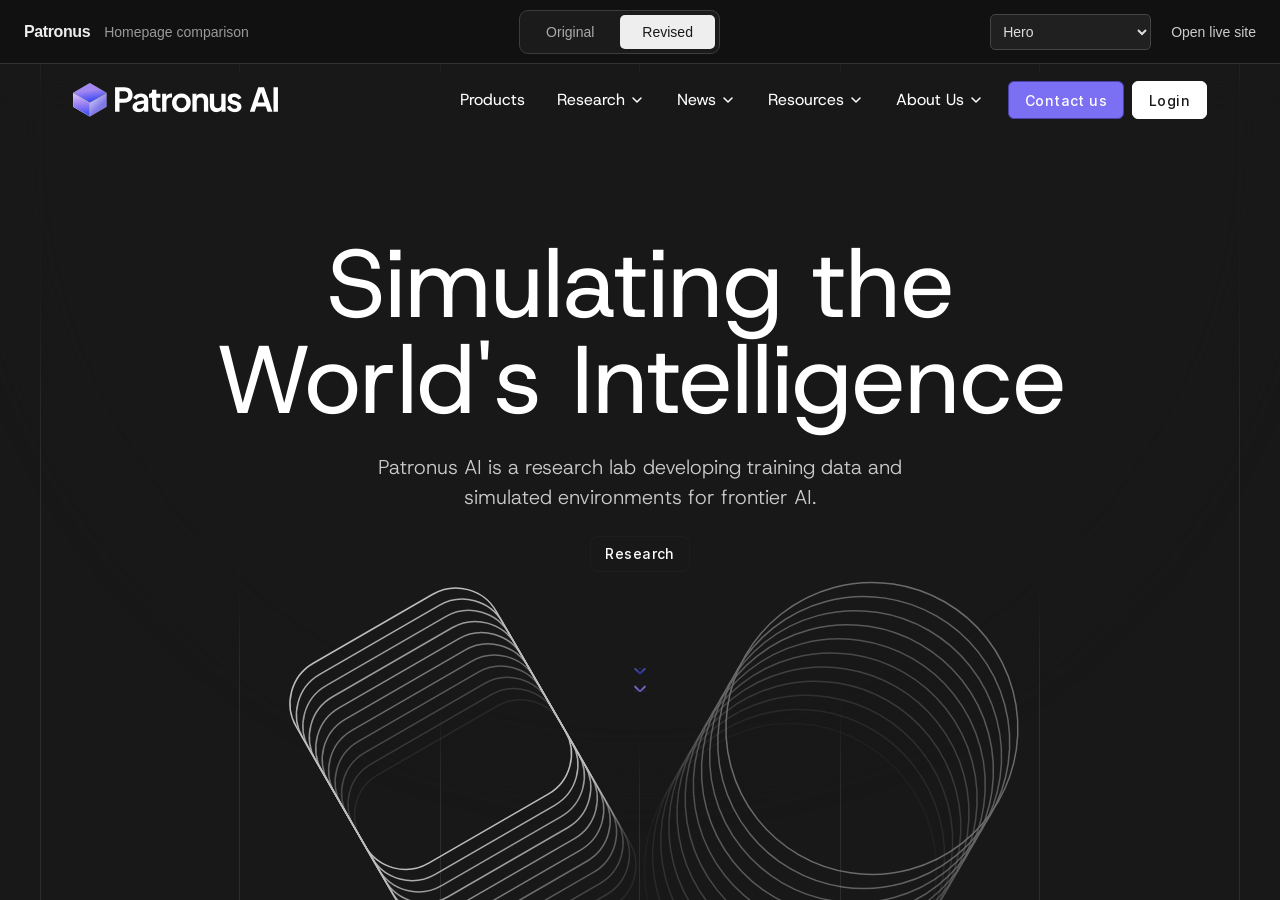
<file: index.html>
<!doctype html>
<html lang="en">
<head>
<meta charset="utf-8"><meta name="viewport" content="width=device-width, initial-scale=1">
<title>Patronus — Original / Revised</title>
<link rel="icon" href="data:image/svg+xml,%3Csvg xmlns='http://www.w3.org/2000/svg' viewBox='0 0 32 32'%3E%3Crect width='32' height='32' rx='6' fill='%23181818'/%3E%3Cpath d='M9 24V8h8a6 6 0 0 1 0 12H9' fill='none' stroke='white' stroke-width='3'/%3E%3C/svg%3E">
<style>
*{box-sizing:border-box}html,body{margin:0;height:100%;background:#181818;color:#eee;font-family:Arial,sans-serif}
.toolbar{height:64px;display:flex;align-items:center;justify-content:space-between;gap:20px;padding:0 24px;background:#111;border-bottom:1px solid #333}
.identity{display:flex;align-items:center;gap:14px;font-size:14px;white-space:nowrap}.identity strong{font-size:16px;letter-spacing:-.4px}.identity span{color:#999}
.tabs{display:flex;padding:4px;border:1px solid #3d3d3d;border-radius:9px;background:#1b1b1b;gap:4px}
button{font:inherit;font-size:14px;cursor:pointer;border:0;background:transparent;color:#aaa;padding:9px 22px;border-radius:5px}button[aria-pressed=true]{background:#eee;color:#181818}button:focus-visible,select:focus-visible,a:focus-visible{outline:2px solid #ddd;outline-offset:3px}
.tools{display:flex;gap:20px;align-items:center}select{font:inherit;font-size:14px;border:1px solid #444;padding:8px;background:#202020;color:#ddd;border-radius:5px;max-width:180px}.tools a{font-size:14px;color:#ccc;text-decoration:none;white-space:nowrap}
.stage{height:calc(100dvh - 64px);position:relative}.stage iframe{width:100%;height:100%;border:0;position:absolute;inset:0;background:#181818}.stage iframe.hidden{visibility:hidden;pointer-events:none}
@media(max-width:760px){.toolbar{padding:0 12px;gap:8px;height:104px;flex-wrap:wrap;justify-content:center}.identity{display:none}.tools{gap:14px}.stage{height:calc(100dvh - 104px)}button{padding:8px 25px}}
</style>
</head>
<body>
<header class="toolbar">
 <div class="identity"><strong>Patronus</strong><span>Homepage comparison</span></div>
 <div class="tabs" role="group" aria-label="Page version">
  <button type="button" data-version="original" aria-pressed="false">Original</button>
  <button type="button" data-version="revised" aria-pressed="true">Revised</button>
 </div>
 <div class="tools">
  <select aria-label="Jump to section" id="section"><option value="hero">Hero</option><option value="research">Research direction</option><option value="metrics">Metrics</option><option value="domains">Simulation domains</option><option value="capabilities">Capabilities</option><option value="papers">Featured research</option><option value="footer">Footer</option></select>
  <a href="https://patronus.ai/" target="_blank" rel="noopener noreferrer">Open live site</a>
 </div>
</header>
<main class="stage">
 <iframe id="original" class="hidden" src="original.html" title="Original homepage — snapshot of October 2, 2026" aria-hidden="true" tabindex="-1"></iframe>
 <iframe id="revised" src="revised.html" title="Revised homepage"></iframe>
</main>
<script>window.COMPARE={"order": ["hero", "research", "world-model", "metrics", "domains", "capabilities", "papers", "footer"]};</script>
<script src="compare-shell.js"></script>
</body>
</html>
</file>
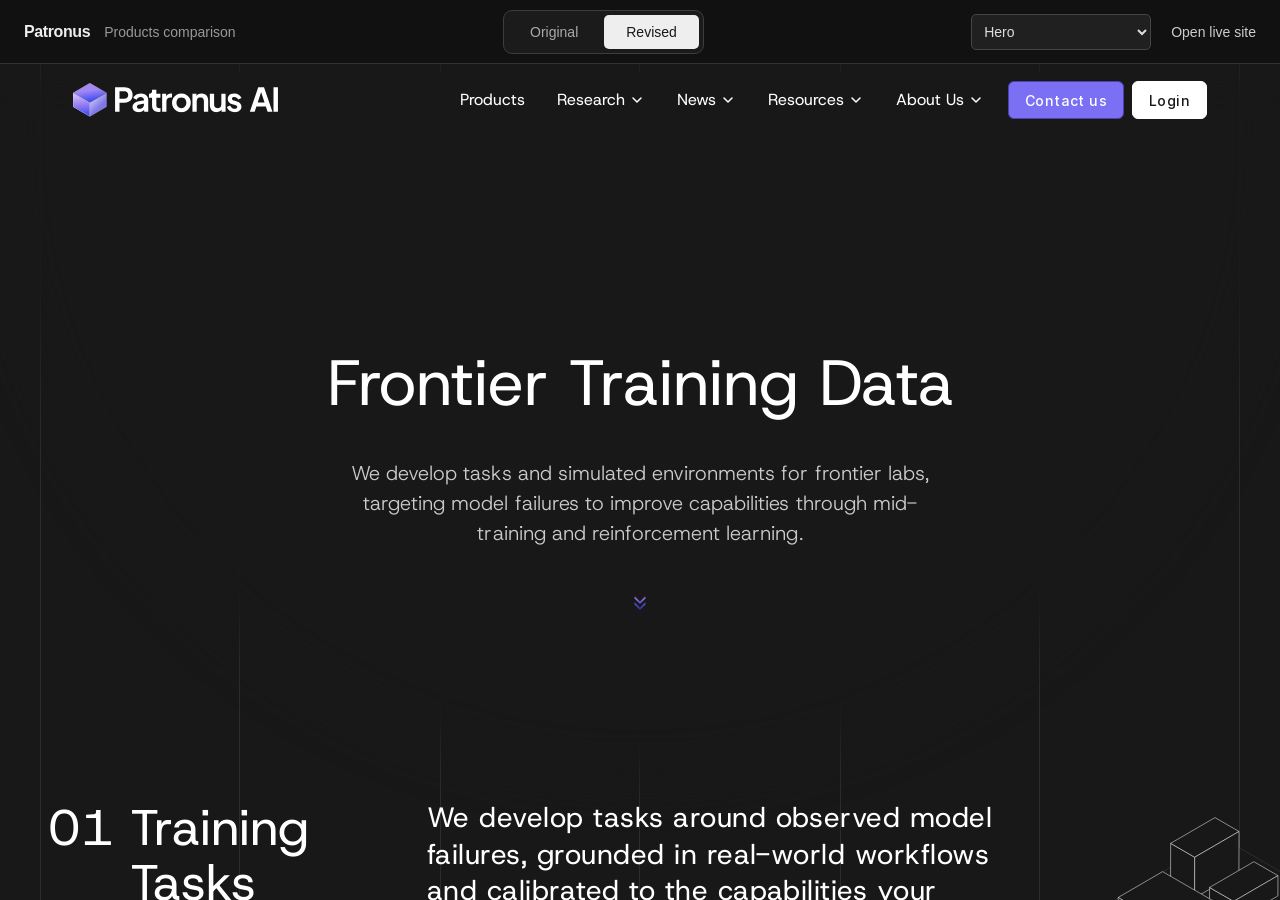
<file: products/index.html>
<!doctype html>
<html lang="en">
<head>
<meta charset="utf-8"><meta name="viewport" content="width=device-width, initial-scale=1">
<title>Patronus Products — Original / Revised</title>
<link rel="icon" href="data:image/svg+xml,%3Csvg xmlns='http://www.w3.org/2000/svg' viewBox='0 0 32 32'%3E%3Crect width='32' height='32' rx='6' fill='%23181818'/%3E%3Cpath d='M9 24V8h8a6 6 0 0 1 0 12H9' fill='none' stroke='white' stroke-width='3'/%3E%3C/svg%3E">
<style>
*{box-sizing:border-box}html,body{margin:0;height:100%;background:#181818;color:#eee;font-family:Arial,sans-serif}
.toolbar{height:64px;display:flex;align-items:center;justify-content:space-between;gap:20px;padding:0 24px;background:#111;border-bottom:1px solid #333}
.identity{display:flex;align-items:center;gap:14px;font-size:14px;white-space:nowrap}.identity strong{font-size:16px;letter-spacing:-.4px}.identity span{color:#999}
.tabs{display:flex;padding:4px;border:1px solid #3d3d3d;border-radius:9px;background:#1b1b1b;gap:4px}
button{font:inherit;font-size:14px;cursor:pointer;border:0;background:transparent;color:#aaa;padding:9px 22px;border-radius:5px}button[aria-pressed=true]{background:#eee;color:#181818}button:focus-visible,select:focus-visible,a:focus-visible{outline:2px solid #ddd;outline-offset:3px}
.tools{display:flex;gap:20px;align-items:center}select{font:inherit;font-size:14px;border:1px solid #444;padding:8px;background:#202020;color:#ddd;border-radius:5px;max-width:180px}.tools a{font-size:14px;color:#ccc;text-decoration:none;white-space:nowrap}
.stage{height:calc(100dvh - 64px);position:relative}.stage iframe{width:100%;height:100%;border:0;position:absolute;inset:0;background:#181818}.stage iframe.hidden{visibility:hidden;pointer-events:none}
@media(max-width:760px){.toolbar{padding:0 12px;gap:8px;height:104px;flex-wrap:wrap;justify-content:center}.identity{display:none}.tools{gap:14px}.stage{height:calc(100dvh - 104px)}button{padding:8px 25px}}
</style>
</head>
<body>
<header class="toolbar">
 <div class="identity"><strong>Patronus</strong><span>Products comparison</span></div>
 <div class="tabs" role="group" aria-label="Page version">
  <button type="button" data-version="original" aria-pressed="false">Original</button>
  <button type="button" data-version="revised" aria-pressed="true">Revised</button>
 </div>
 <div class="tools">
  <select aria-label="Jump to section" id="section"><option value="hero">Hero</option><option value="step-1">01 Training Tasks</option><option value="step-2">02 Simulation Environments</option><option value="step-3">03 Research &amp; Validation</option><option value="cta">Let’s collaborate</option><option value="footer">Footer</option></select>
  <a href="https://patronus.ai/products" target="_blank" rel="noopener noreferrer">Open live site</a>
 </div>
</header>
<main class="stage">
 <iframe id="original" class="hidden" src="../products-original.html" title="Original products page — snapshot of October 2, 2026" aria-hidden="true" tabindex="-1"></iframe>
 <iframe id="revised" src="../products-revised.html" title="Revised products page"></iframe>
</main>
<script>window.COMPARE={"order": ["hero", "phases", "steps", "quote", "cta", "footer"]};</script>
<script src="../compare-shell.js"></script>
</body>
</html>
</file>
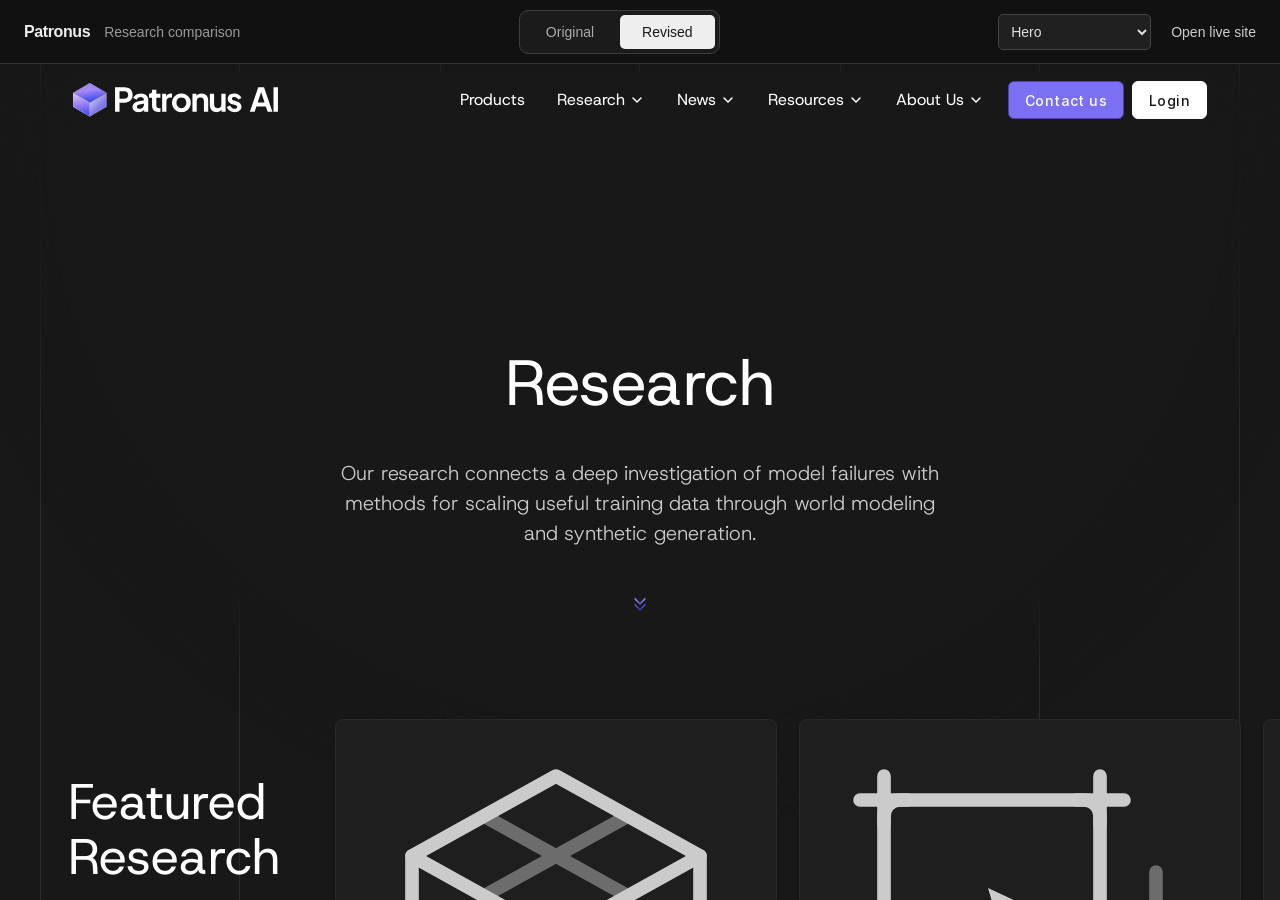
<file: research/index.html>
<!doctype html>
<html lang="en">
<head>
<meta charset="utf-8"><meta name="viewport" content="width=device-width, initial-scale=1">
<title>Patronus Research — Original / Revised</title>
<link rel="icon" href="data:image/svg+xml,%3Csvg xmlns='http://www.w3.org/2000/svg' viewBox='0 0 32 32'%3E%3Crect width='32' height='32' rx='6' fill='%23181818'/%3E%3Cpath d='M9 24V8h8a6 6 0 0 1 0 12H9' fill='none' stroke='white' stroke-width='3'/%3E%3C/svg%3E">
<style>
*{box-sizing:border-box}html,body{margin:0;height:100%;background:#181818;color:#eee;font-family:Arial,sans-serif}
.toolbar{height:64px;display:flex;align-items:center;justify-content:space-between;gap:20px;padding:0 24px;background:#111;border-bottom:1px solid #333}
.identity{display:flex;align-items:center;gap:14px;font-size:14px;white-space:nowrap}.identity strong{font-size:16px;letter-spacing:-.4px}.identity span{color:#999}
.tabs{display:flex;padding:4px;border:1px solid #3d3d3d;border-radius:9px;background:#1b1b1b;gap:4px}
button{font:inherit;font-size:14px;cursor:pointer;border:0;background:transparent;color:#aaa;padding:9px 22px;border-radius:5px}button[aria-pressed=true]{background:#eee;color:#181818}button:focus-visible,select:focus-visible,a:focus-visible{outline:2px solid #ddd;outline-offset:3px}
.tools{display:flex;gap:20px;align-items:center}select{font:inherit;font-size:14px;border:1px solid #444;padding:8px;background:#202020;color:#ddd;border-radius:5px;max-width:180px}.tools a{font-size:14px;color:#ccc;text-decoration:none;white-space:nowrap}
.stage{height:calc(100dvh - 64px);position:relative}.stage iframe{width:100%;height:100%;border:0;position:absolute;inset:0;background:#181818}.stage iframe.hidden{visibility:hidden;pointer-events:none}
@media(max-width:760px){.toolbar{padding:0 12px;gap:8px;height:104px;flex-wrap:wrap;justify-content:center}.identity{display:none}.tools{gap:14px}.stage{height:calc(100dvh - 104px)}button{padding:8px 25px}}
</style>
</head>
<body>
<header class="toolbar">
 <div class="identity"><strong>Patronus</strong><span>Research comparison</span></div>
 <div class="tabs" role="group" aria-label="Page version">
  <button type="button" data-version="original" aria-pressed="false">Original</button>
  <button type="button" data-version="revised" aria-pressed="true">Revised</button>
 </div>
 <div class="tools">
  <select aria-label="Jump to section" id="section"><option value="hero">Hero</option><option value="papers">Featured research</option><option value="cta">Let’s collaborate</option><option value="footer">Footer</option></select>
  <a href="https://patronus.ai/research" target="_blank" rel="noopener noreferrer">Open live site</a>
 </div>
</header>
<main class="stage">
 <iframe id="original" class="hidden" src="../research-original.html" title="Original research page — snapshot of October 2, 2026" aria-hidden="true" tabindex="-1"></iframe>
 <iframe id="revised" src="../research-revised.html" title="Revised research page"></iframe>
</main>
<script>window.COMPARE={"order": ["hero", "who", "foundational", "papers", "focus", "updates", "cta", "footer"]};</script>
<script src="../compare-shell.js"></script>
</body>
</html>
</file>
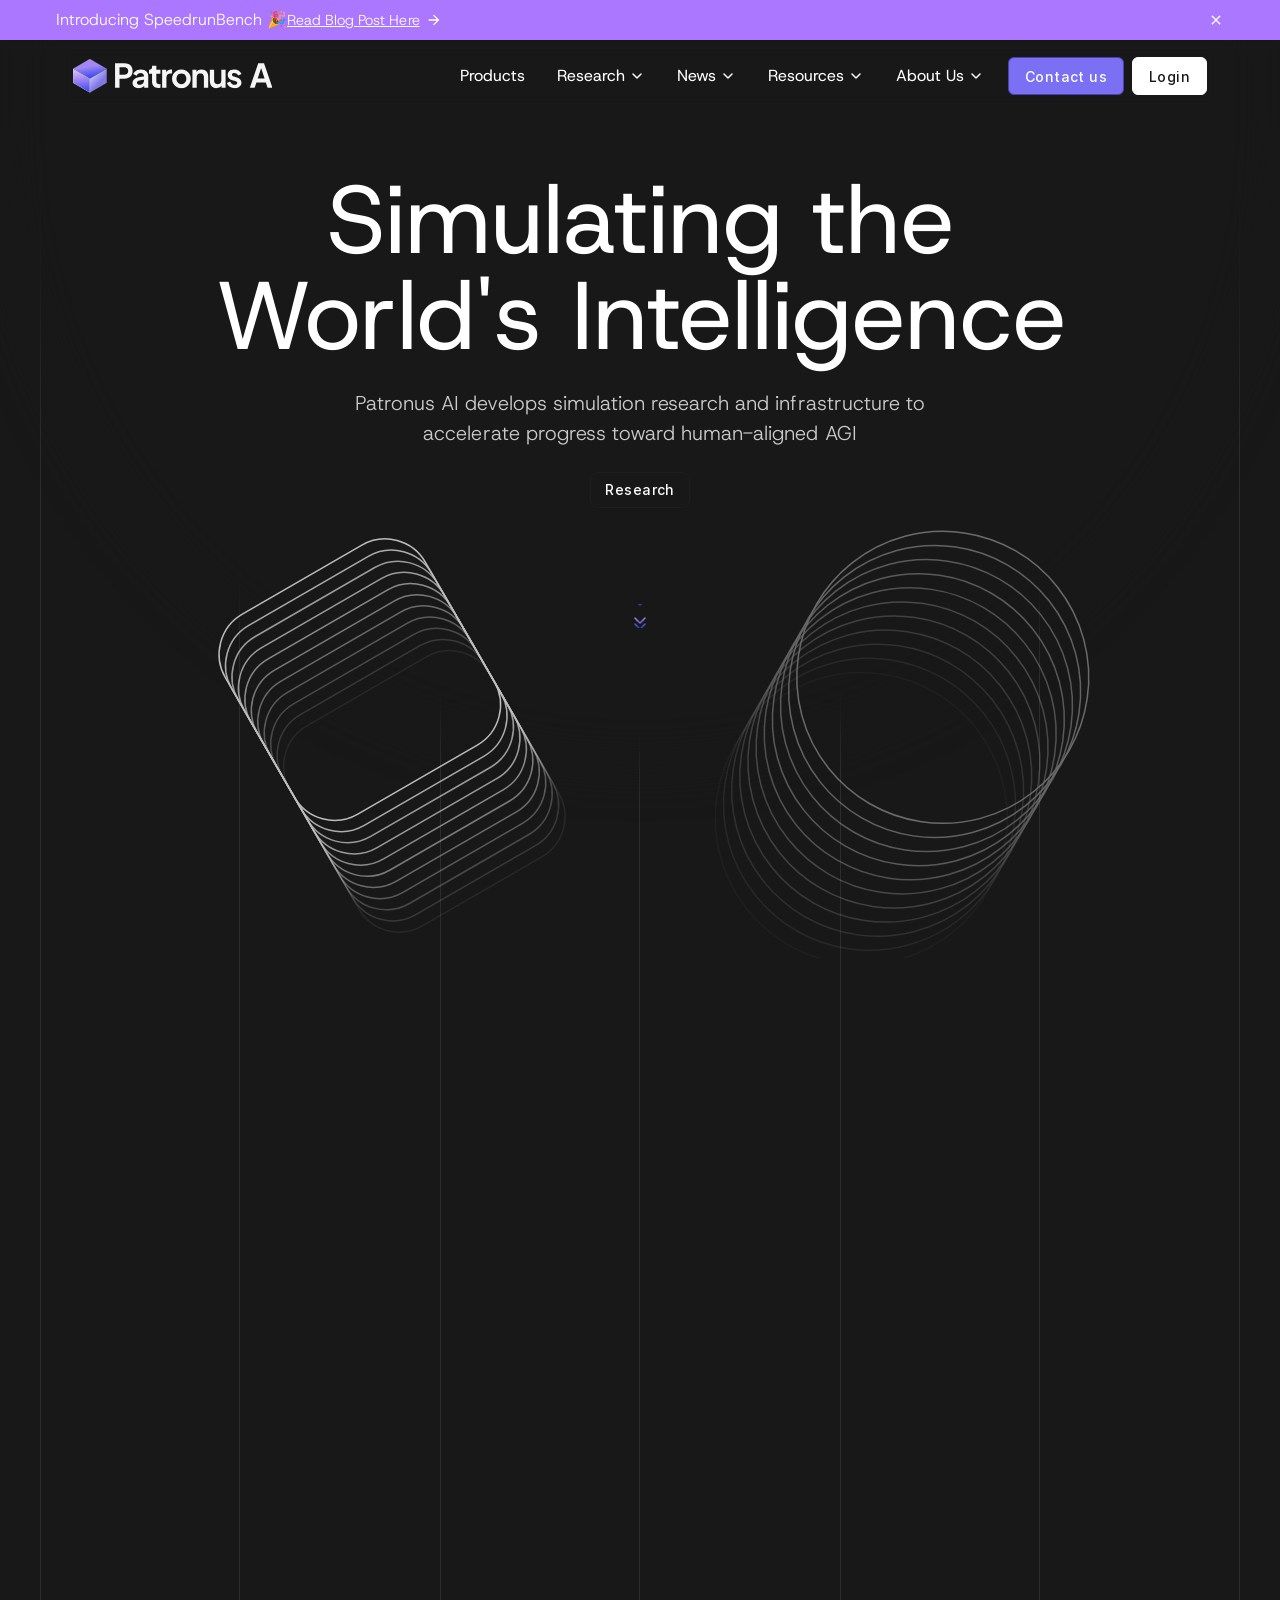
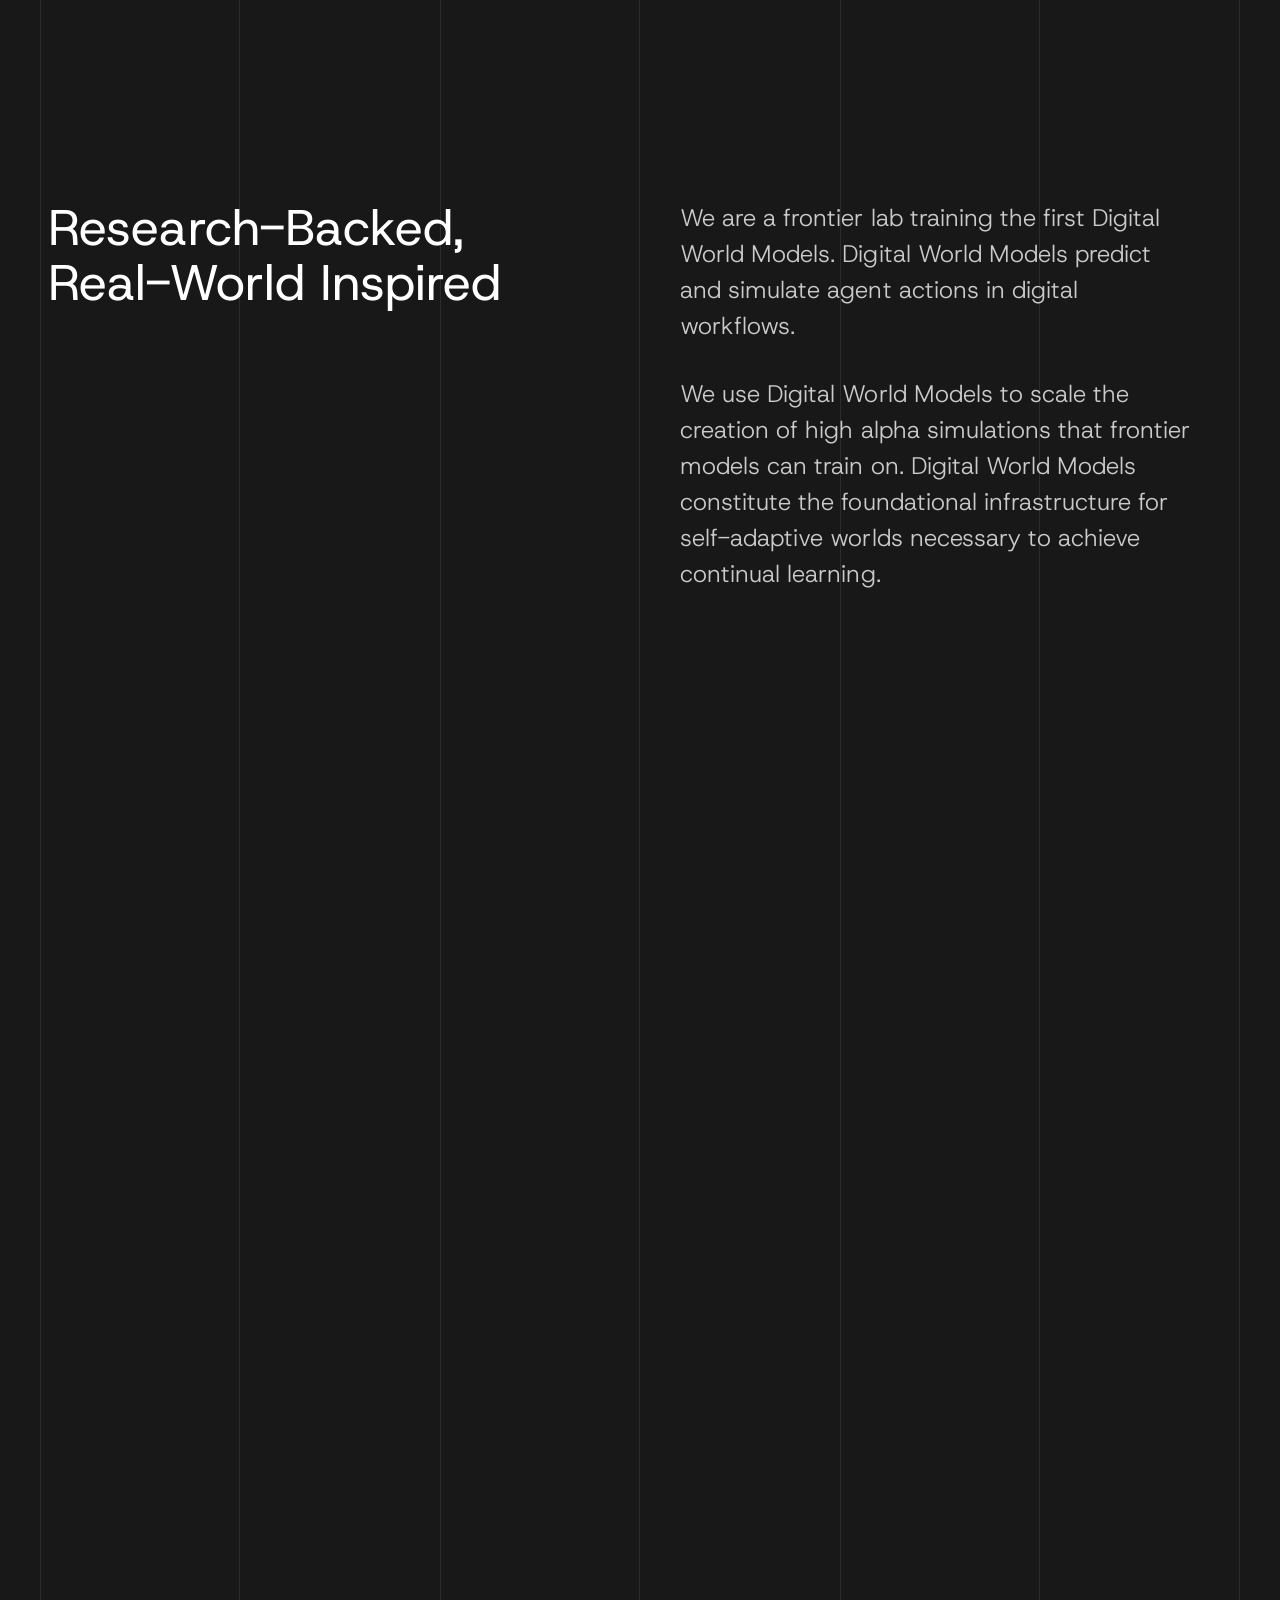
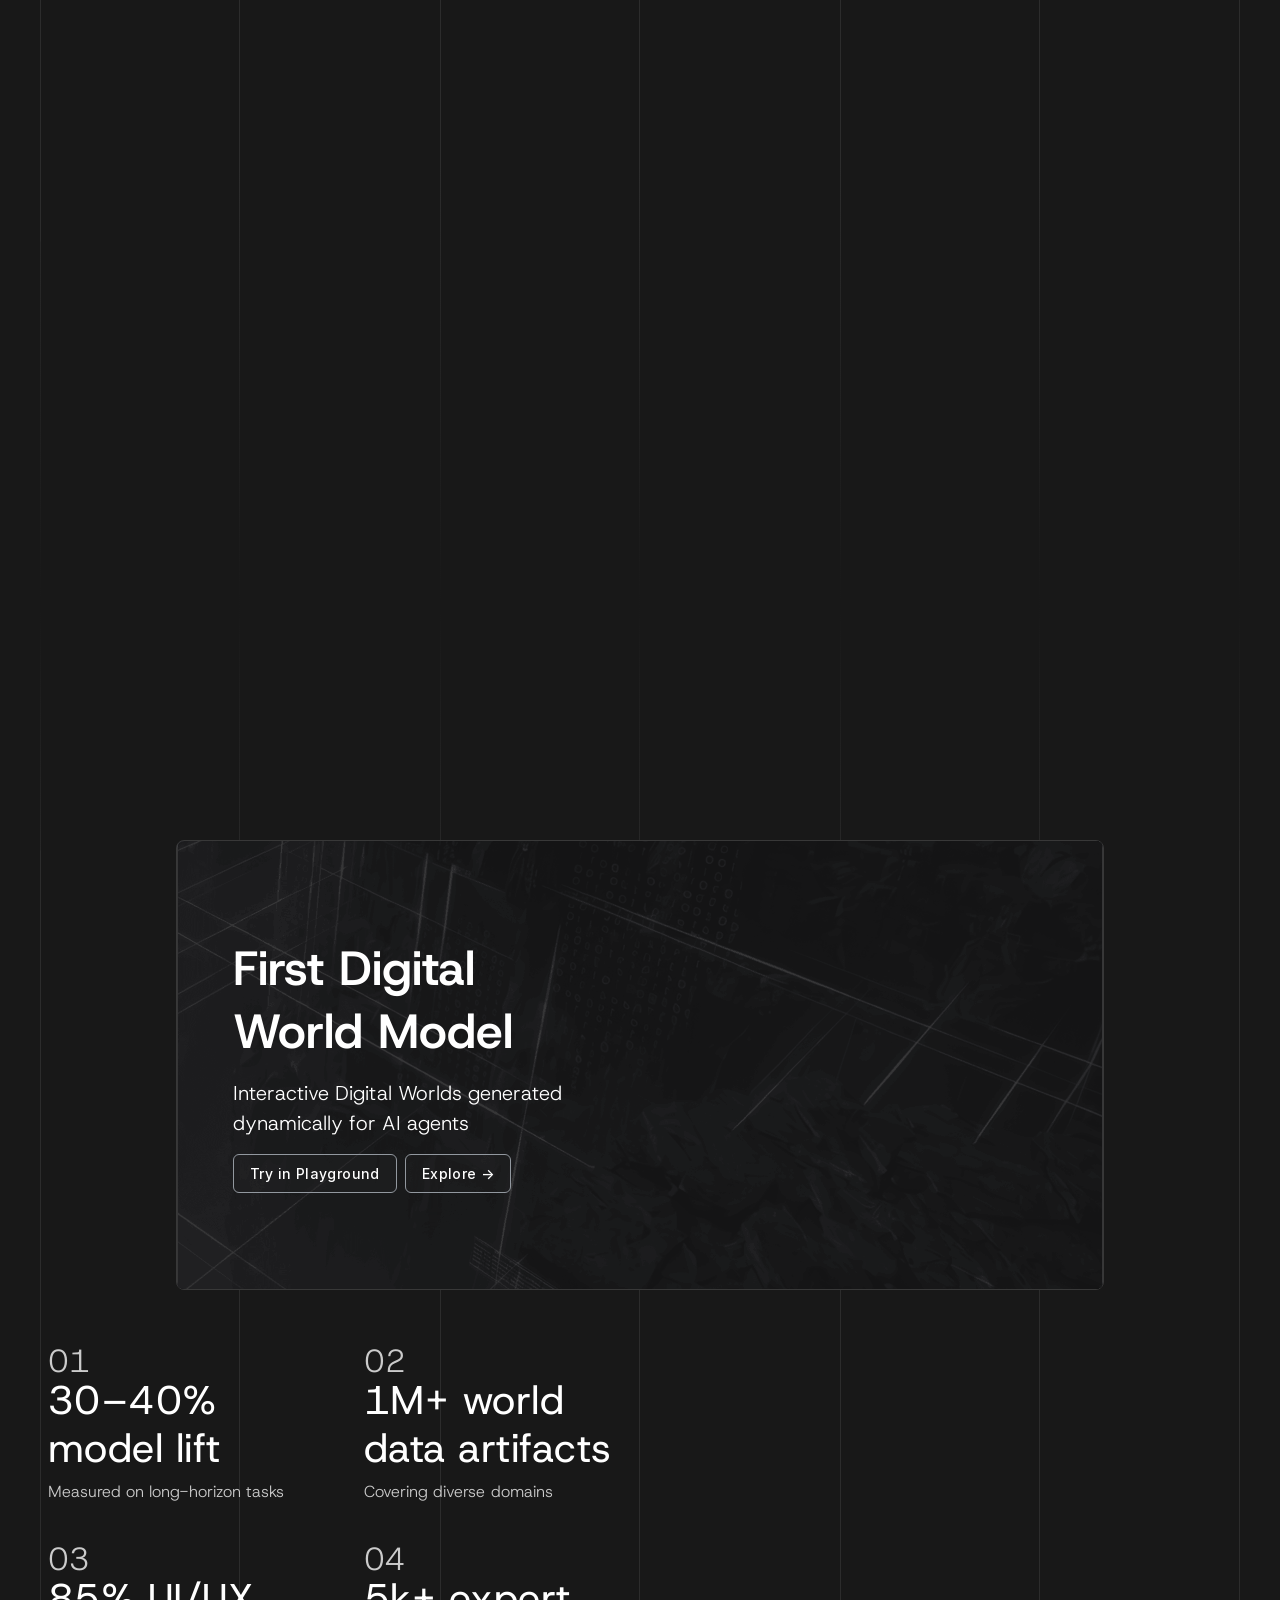
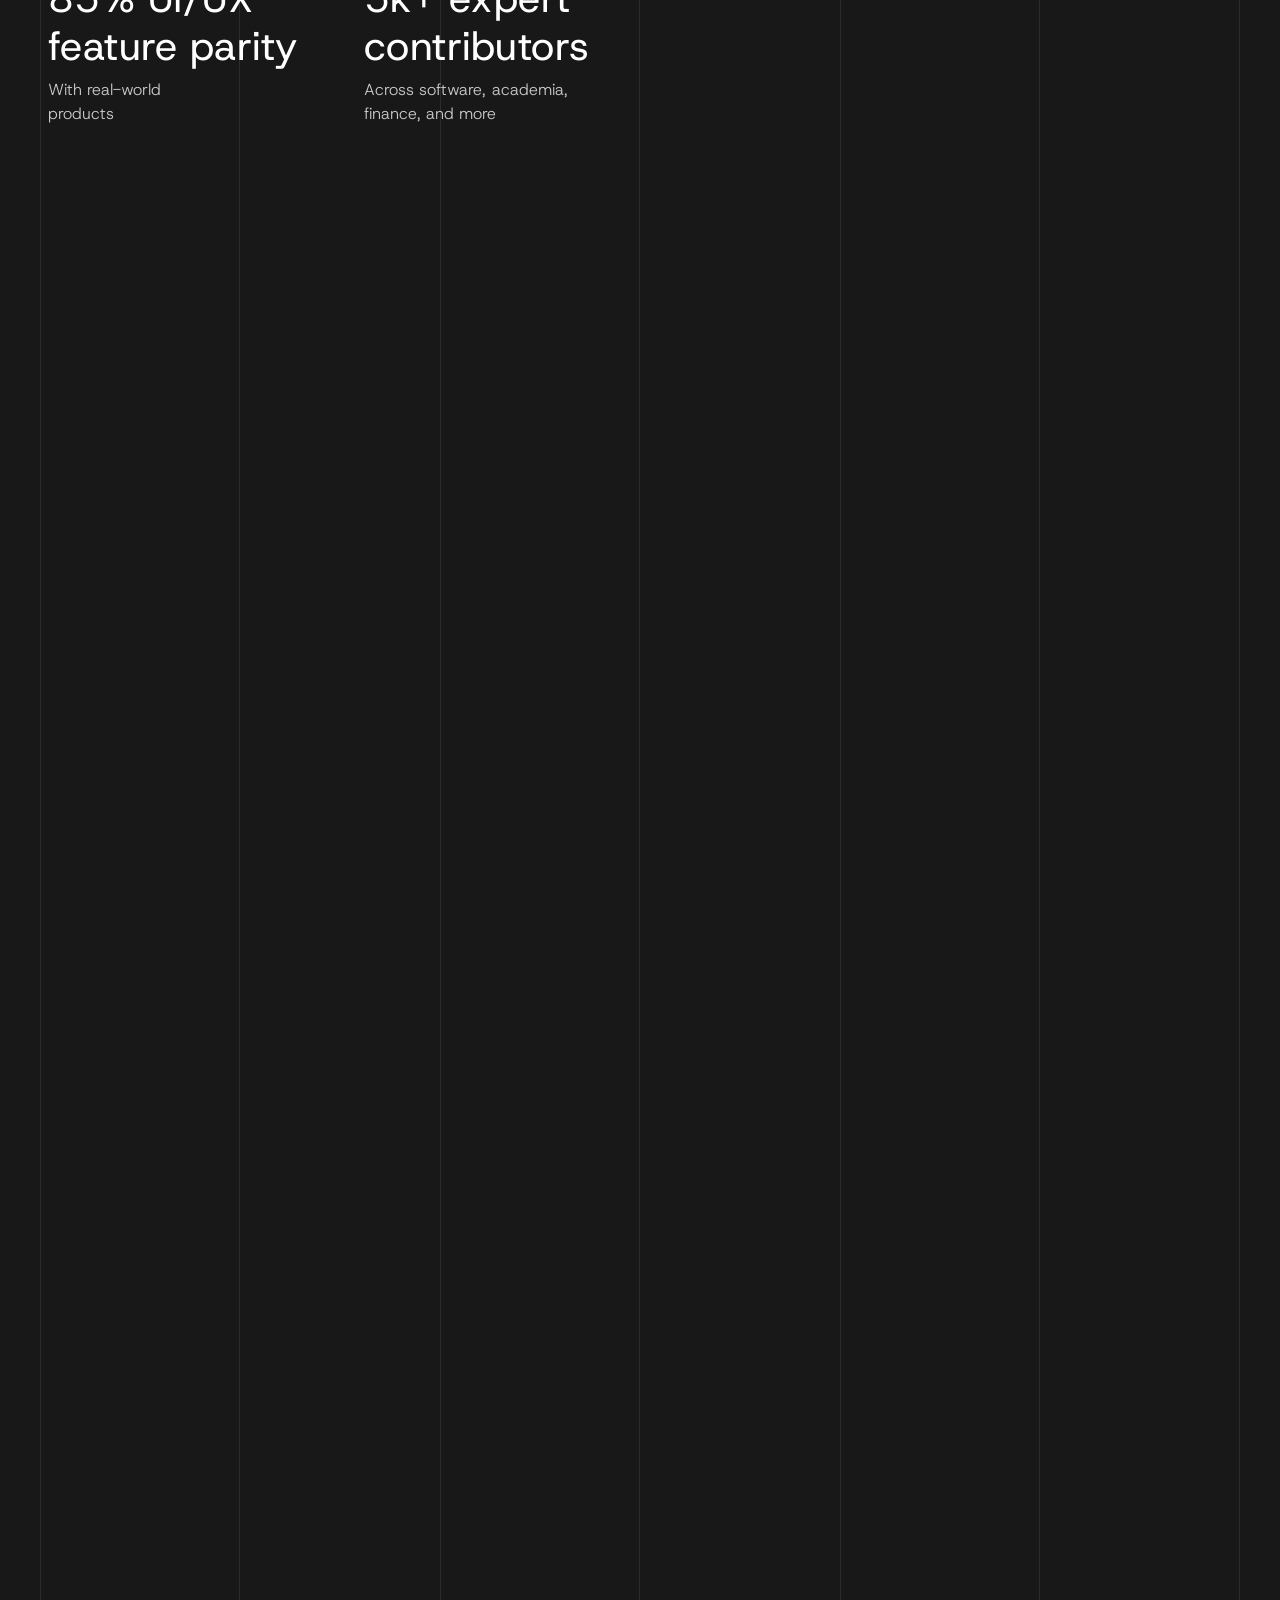
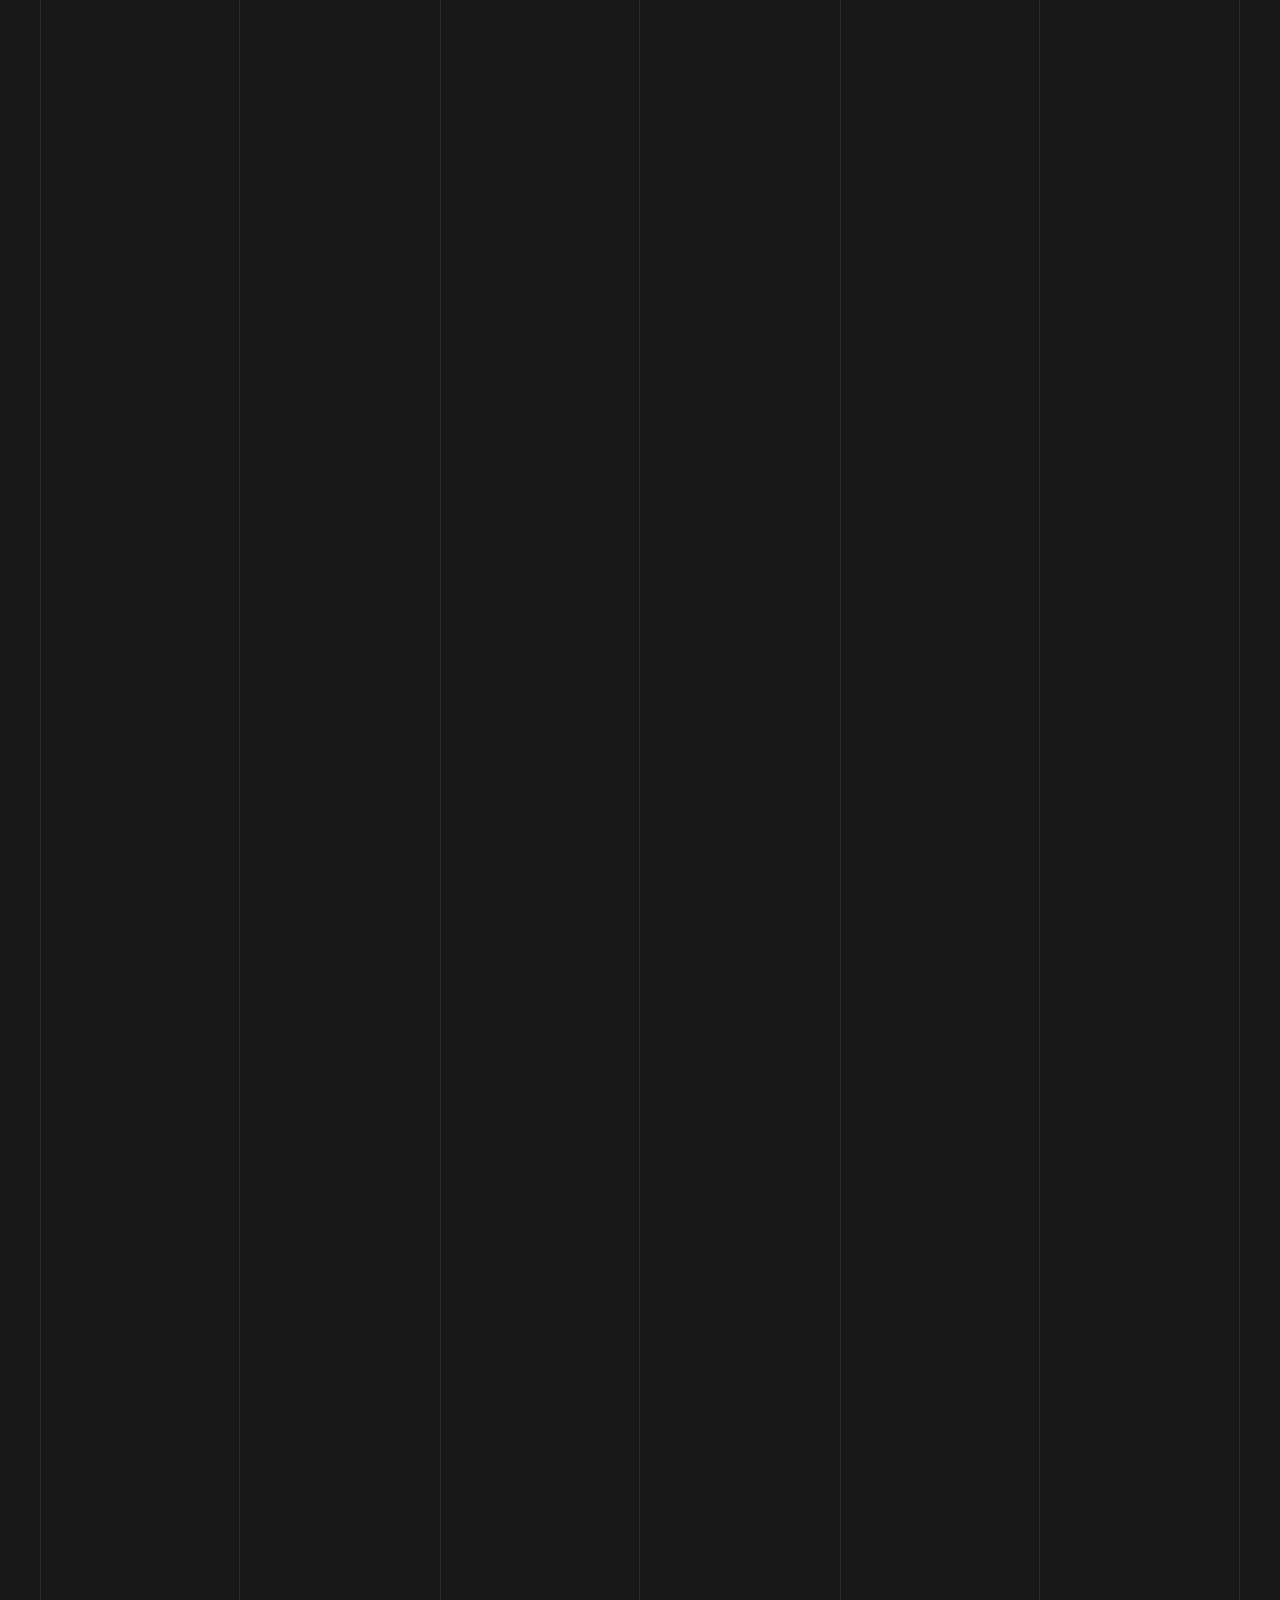
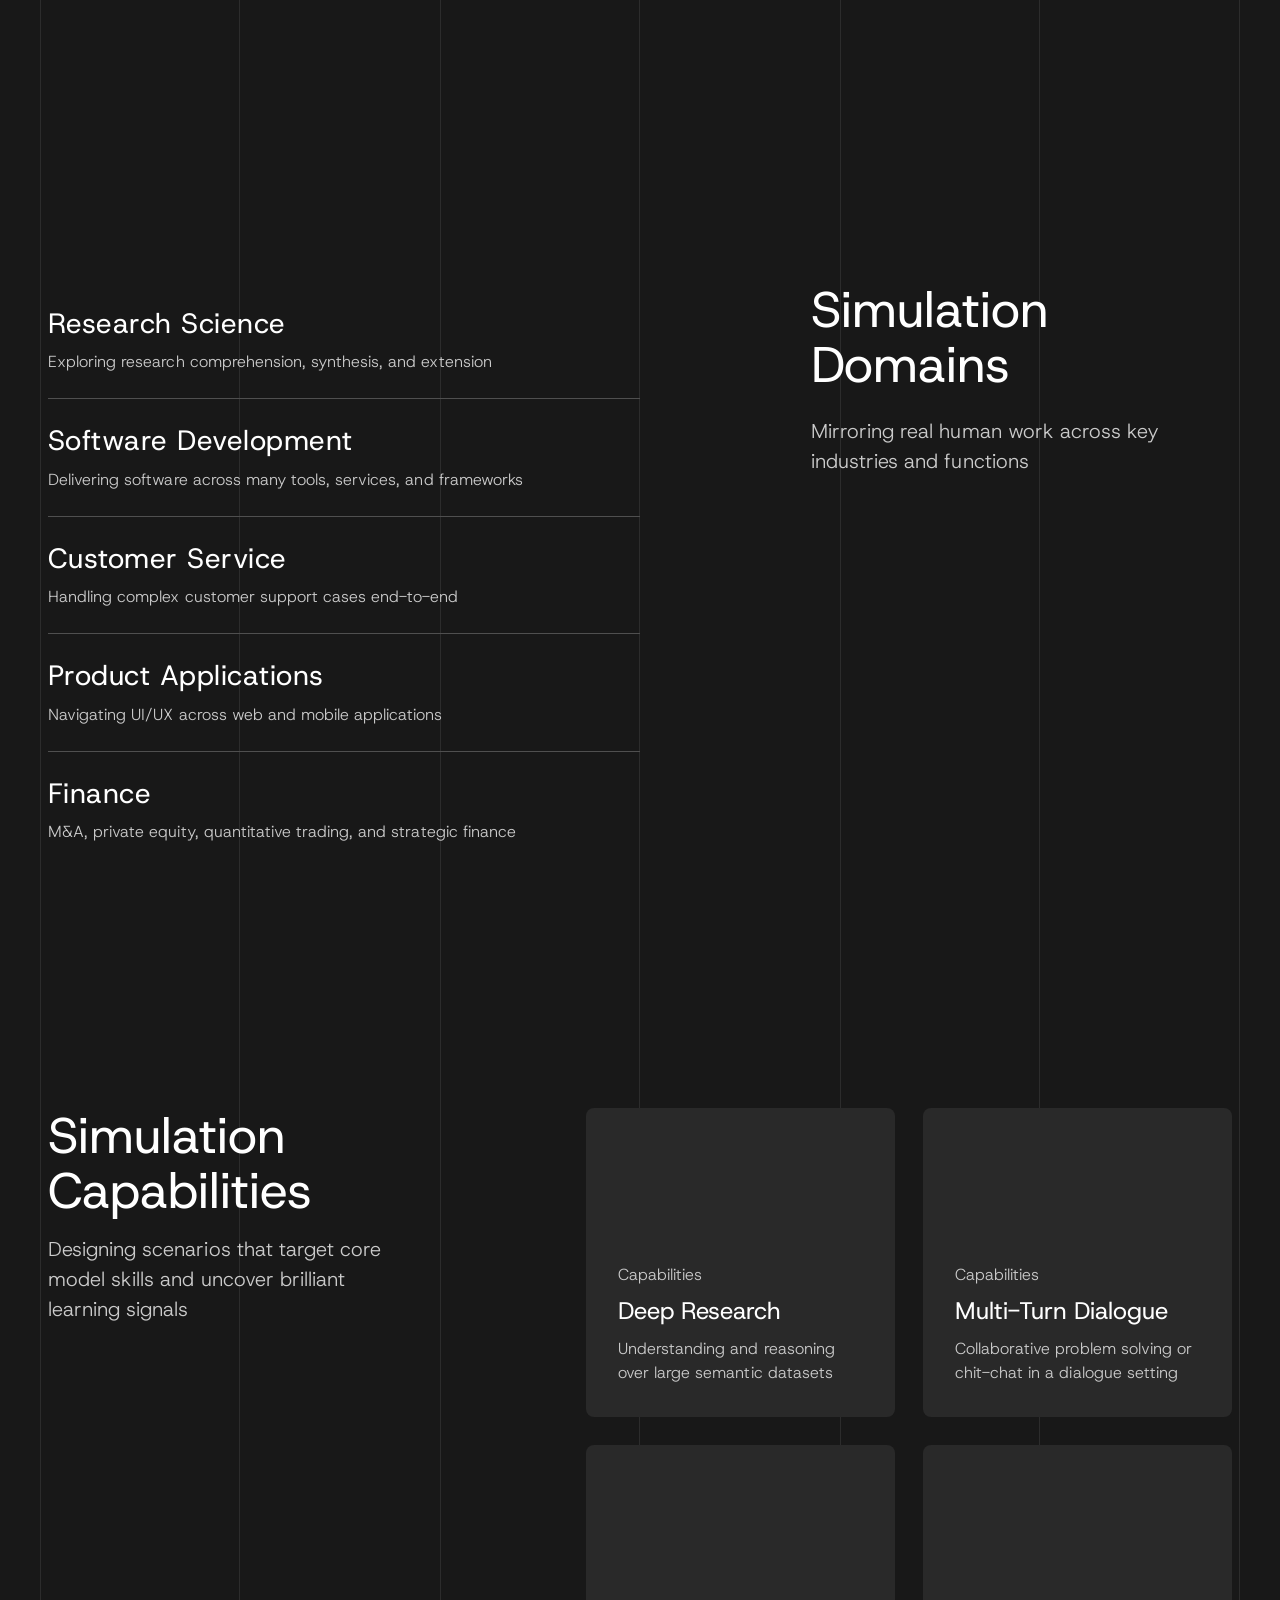
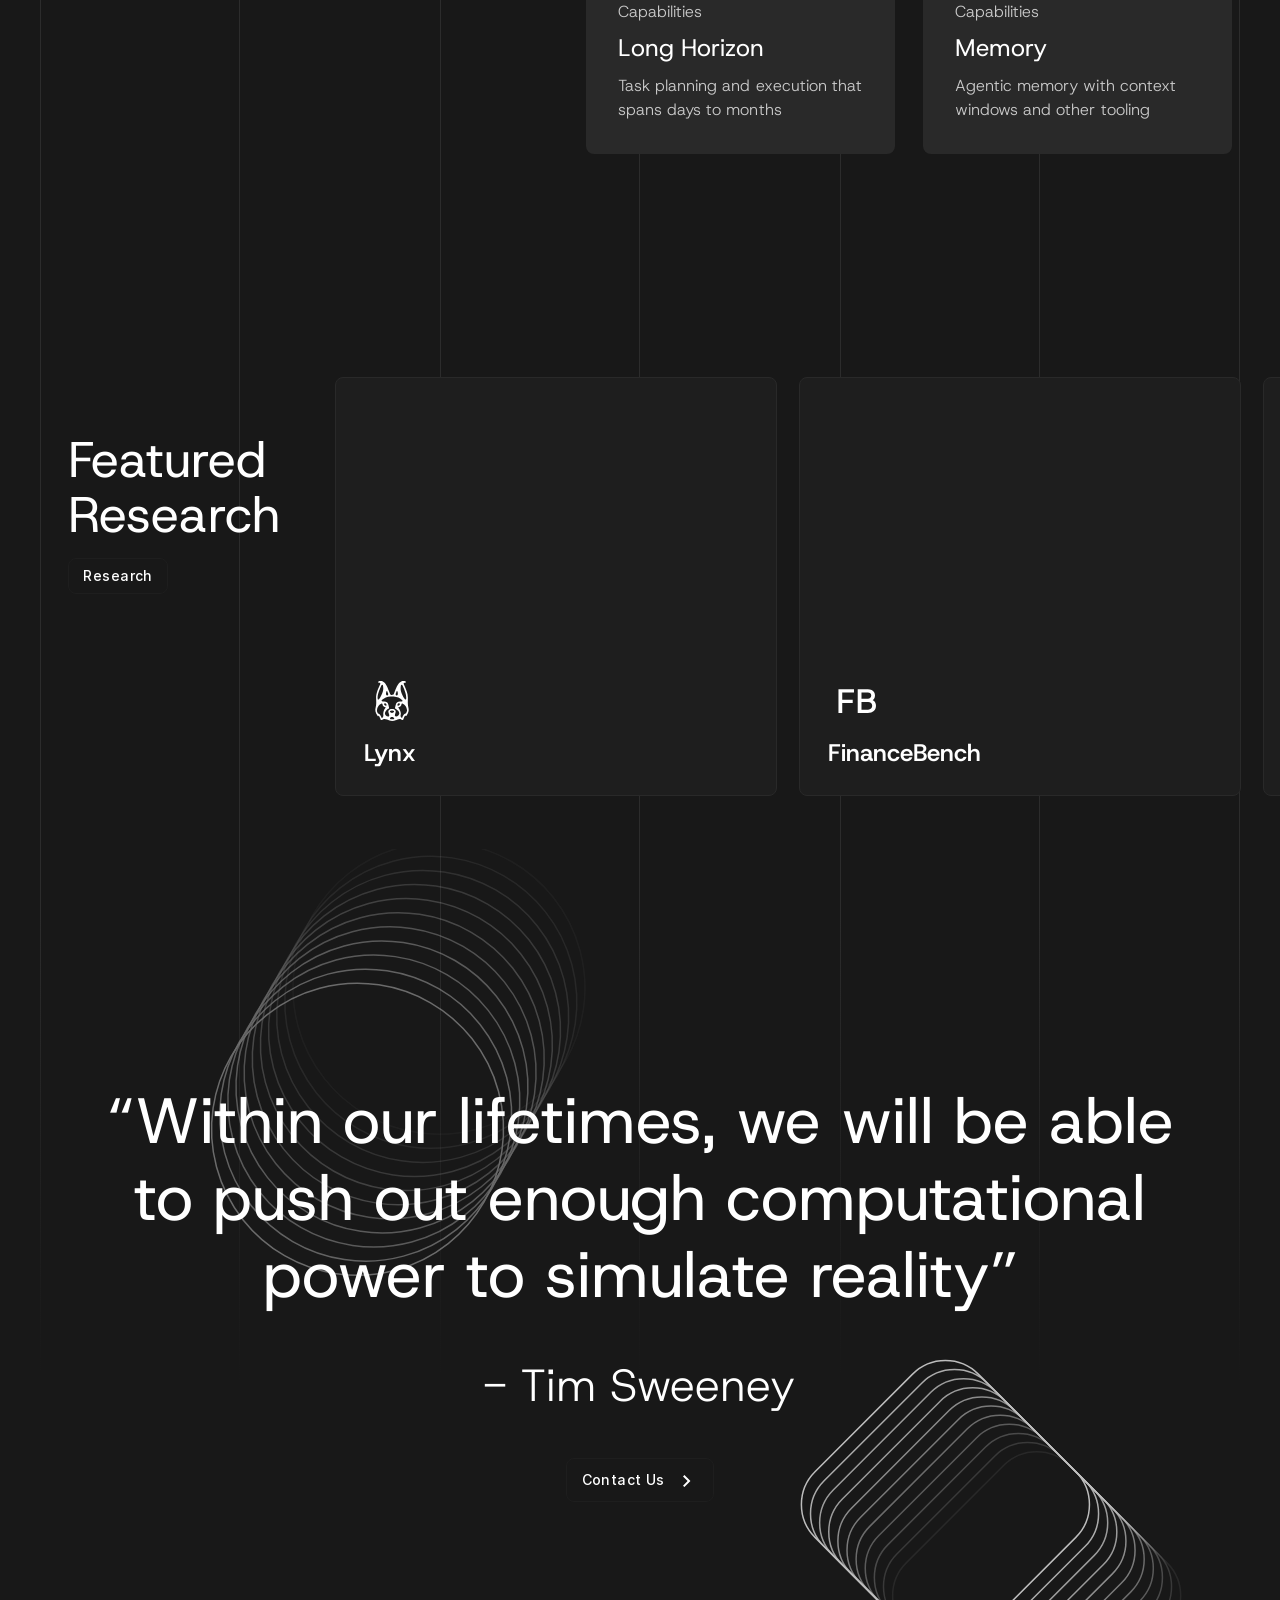
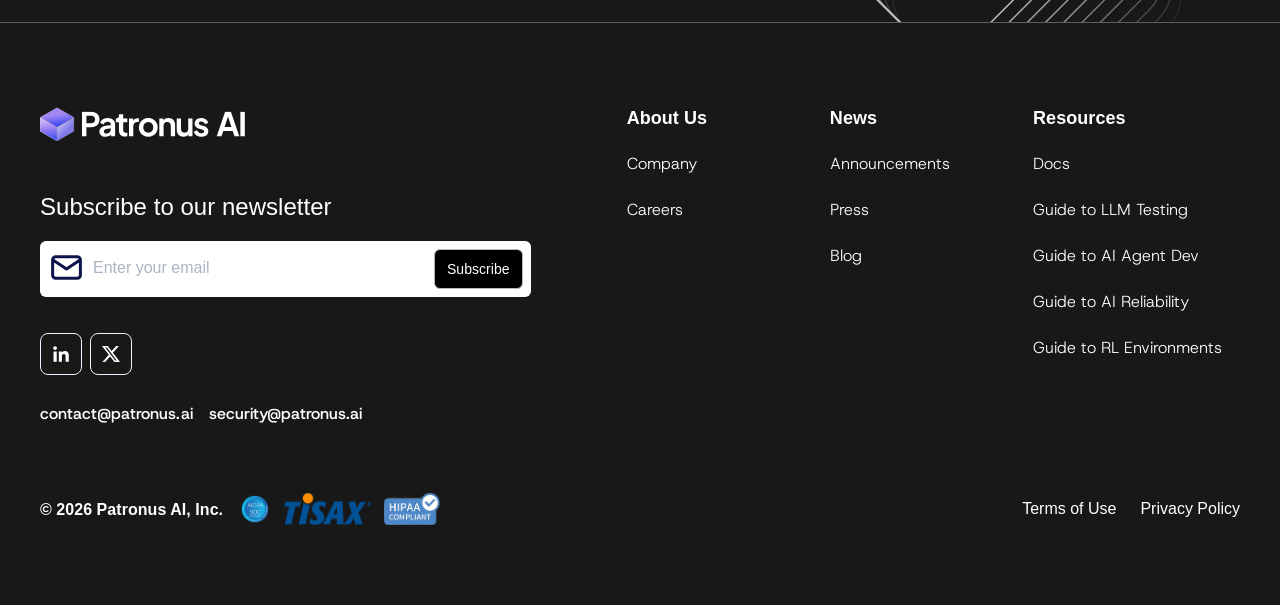
<file: original.html>
<!DOCTYPE html>
<!-- This site was created in Webflow. https://webflow.com --><!-- Last Published: Thu Sep 03 2026 16:15:39 GMT+0000 (Coordinated Universal Time) --><html data-wf-domain="patronus.ai" data-wf-page="69789045c12ee218ed3bfe5b" data-wf-site="64e655d42d3be60f582d0472" lang="en"><head><meta charset="utf-8"/><link crossorigin="anonymous" href="https://cdn.prod.website-files.com" rel="preconnect"/><title>Patronus AI — Original</title><meta content="Patronus AI develops simulation research and infrastructure to accelerate progress toward human-aligned AGI" name="description"/><meta content="width=device-width, initial-scale=1" name="viewport"/><meta content="Webflow" name="generator"/><link crossorigin="anonymous" href="assets/222bc9fccec14bd2.css?v=2" rel="stylesheet" type="text/css"/><link href="https://fonts.googleapis.com" rel="preconnect"/><link crossorigin="anonymous" href="https://fonts.gstatic.com" rel="preconnect"/><script type="text/javascript">!function(o,c){var n=c.documentElement,t=" w-mod-";n.className+=t+"js",("ontouchstart"in o||o.DocumentTouch&&c instanceof DocumentTouch)&&(n.className+=t+"touch")}(window,document);</script><link href="assets/77224d8a7193907e.ico" rel="shortcut icon" type="image/x-icon"/><link href="assets/2bc6f2b3e77ebe8c.png" rel="apple-touch-icon"/><!-- Google Tag Manager -->

<!-- End Google Tag Manager -->
<!-- dataLayer -->

<!-- dataLayer END -->
<link href="assets/77224d8a7193907e.ico" rel="shortcut icon" type="image/x-icon"/>

<!-- Navbar easing -->
<style>

  .navbar1_component {
    transition: all 0.3s ease;
  }

  .navbar1_logo-name {
    transition: opacity 0.3s ease;
  }
</style>
<link href="assets/0dffe3fe2f73e29e.css" rel="stylesheet"/>


<!-- Finsweet Attributes -->
<link href="assets/49c2efef81e36e43.bin" rel="stylesheet"/><style>
.research-draft-icon{display:block;width:48px;height:48px;flex:0 0 auto;color:#fff}
.research-draft-credit{margin:0 0 16px;font-size:13px;line-height:1.4;font-weight:400;color:#aaa}
html{scroll-behavior:auto!important}body{overflow-x:hidden}
</style></head><body class="body_new"><div class="page-wrapper"><div class="global-styles w-embed"><style>

/* Make text look crisper and more legible in all browsers */
body {
  -webkit-font-smoothing: antialiased;
  -moz-osx-font-smoothing: grayscale;
  font-smoothing: antialiased;
  text-rendering: optimizeLegibility;
}

/* Focus state style for keyboard navigation for the focusable elements */
*[tabindex]:focus-visible,
  input[type="file"]:focus-visible {
   outline: 0.125rem solid #4d65ff;
   outline-offset: 0.125rem;
}

/* Get rid of top margin on first element in any rich text element */
.w-richtext > :not(div):first-child, .w-richtext > div:first-child > :first-child {
  margin-top: 0 !important;
}

/* Get rid of bottom margin on last element in any rich text element */
.w-richtext>:last-child, .w-richtext ol li:last-child, .w-richtext ul li:last-child {
	margin-bottom: 0 !important;
}

/* Prevent all click and hover interaction with an element */
.pointer-events-off {
	pointer-events: none;
}

/* Enables all click and hover interaction with an element */
.pointer-events-on {
  pointer-events: auto;
}

/* Create a class of .div-square which maintains a 1:1 dimension of a div */
.div-square::after {
	content: "";
	display: block;
	padding-bottom: 100%;
}

/* Make sure containers never lose their center alignment */
.container-medium,.container-small, .container-large {
	margin-right: auto !important;
  margin-left: auto !important;
}

/* 
Make the following elements inherit typography styles from the parent and not have hardcoded values. 
Important: You will not be able to style for example "All Links" in Designer with this CSS applied.
Uncomment this CSS to use it in the project. Leave this message for future hand-off.
*/
/*
a,
.w-input,
.w-select,
.w-tab-link,
.w-nav-link,
.w-dropdown-btn,
.w-dropdown-toggle,
.w-dropdown-link {
  color: inherit;
  text-decoration: inherit;
  font-size: inherit;
}
*/

/* Apply "..." after 3 lines of text */
.text-style-3lines {
	display: -webkit-box;
	overflow: hidden;
	-webkit-line-clamp: 3;
	-webkit-box-orient: vertical;
}

/* Apply "..." after 2 lines of text */
.text-style-2lines {
	display: -webkit-box;
	overflow: hidden;
	-webkit-line-clamp: 2;
	-webkit-box-orient: vertical;
}
/* Apply "..." after 3 lines of text */
.text-style-3lines {
	display: -webkit-box;
	overflow: hidden;
	-webkit-line-clamp: 3;
	-webkit-box-orient: vertical;
}
/* Apply "..." after 4 lines of text */
.text-style-4lines {
	display: -webkit-box;
	overflow: hidden;
	-webkit-line-clamp: 4;
	-webkit-box-orient: vertical;
}

/* Adds inline flex display */
.display-inlineflex {
  display: inline-flex;
}

/* These classes are never overwritten */
.hide {
  display: none !important;
}

@media screen and (max-width: 991px) {
    .hide, .hide-tablet {
        display: none !important;
    }
}
  @media screen and (max-width: 767px) {
    .hide-mobile-landscape{
      display: none !important;
    }
}
  @media screen and (max-width: 479px) {
    .hide-mobile{
      display: none !important;
    }
}
 
.margin-0 {
  margin: 0rem !important;
}
  
.padding-0 {
  padding: 0rem !important;
}

.spacing-clean {
padding: 0rem !important;
margin: 0rem !important;
}

.margin-top {
  margin-right: 0rem !important;
  margin-bottom: 0rem !important;
  margin-left: 0rem !important;
}

.padding-top {
  padding-right: 0rem !important;
  padding-bottom: 0rem !important;
  padding-left: 0rem !important;
}
  
.margin-right {
  margin-top: 0rem !important;
  margin-bottom: 0rem !important;
  margin-left: 0rem !important;
}

.padding-right {
  padding-top: 0rem !important;
  padding-bottom: 0rem !important;
  padding-left: 0rem !important;
}

.margin-bottom {
  margin-top: 0rem !important;
  margin-right: 0rem !important;
  margin-left: 0rem !important;
}

.padding-bottom {
  padding-top: 0rem !important;
  padding-right: 0rem !important;
  padding-left: 0rem !important;
}

.margin-left {
  margin-top: 0rem !important;
  margin-right: 0rem !important;
  margin-bottom: 0rem !important;
}
  
.padding-left {
  padding-top: 0rem !important;
  padding-right: 0rem !important;
  padding-bottom: 0rem !important;
}
  
.margin-horizontal {
  margin-top: 0rem !important;
  margin-bottom: 0rem !important;
}

.padding-horizontal {
  padding-top: 0rem !important;
  padding-bottom: 0rem !important;
}

.margin-vertical {
  margin-right: 0rem !important;
  margin-left: 0rem !important;
}
  
.padding-vertical {
  padding-right: 0rem !important;
  padding-left: 0rem !important;
}

</style></div><div class="navbar12_component w-nav" data-animation="default" data-collapse="medium" data-duration="400" data-easing="ease" data-easing2="ease" data-w-id="034f6c64-4b9b-e791-d5cd-58042d2de78f" fs-scrolldisable-element="smart-nav" role="banner"><div class="navbar_mobile-bg"></div><div class="callout_banner"><div class="container-large"><div class="callout_component"><div class="callout_inner"><div class="text-size-regular">Introducing SpeedrunBench 🎉</div><a class="banner-link-wrapper w-inline-block" href="https://patronus.ai/blog/ introducing-speedrunbench-a-challenging-benchmark-for-frontier-agents" rel="noopener noreferrer" target="_blank"><div>Read Blog Post Here</div><div class="html-icon w-embed"><svg aria-hidden="true" class="iconify iconify--ic" height="16" preserveaspectratio="xMidYMid meet" role="img" viewbox="0 0 24 24" width="16" xmlns="http://www.w3.org/2000/svg" xmlns:xlink="http://www.w3.org/1999/xlink"><path d="m12 4l-1.41 1.41L16.17 11H4v2h12.17l-5.58 5.59L12 20l8-8l-8-8z" fill="currentColor"></path></svg></div></a></div><div class="modal-close-button banner-close w-embed" data-w-id="ab79762b-d34e-72d4-7b59-b1e3eca7789a"><svg aria-hidden="true" class="iconify iconify--ic" height="100%" preserveaspectratio="xMidYMid meet" role="img" viewbox="0 0 24 24" width="100%" xmlns="http://www.w3.org/2000/svg" xmlns:xlink="http://www.w3.org/1999/xlink"><path d="M19 6.41L17.59 5L12 10.59L6.41 5L5 6.41L10.59 12L5 17.59L6.41 19L12 13.41L17.59 19L19 17.59L13.41 12L19 6.41z" fill="currentColor"></path></svg></div></div></div></div><div class="navbar_main"><div class="navbar12_container"><a aria-current="page" class="navbar12_logo-link w-nav-brand w--current" href="./" target="_top"><img alt="" class="navbar12_logo" loading="lazy" src="assets/672b753d45d6a6be.svg"/><div class="nav_logo-text_wrapper"><img alt="" class="navbar12_logo-text" loading="lazy" src="assets/3cb4ebba1288239d.svg"/></div></a><nav class="navbar12_menu is-page-height-tablet w-nav-menu" role="navigation"><div class="nav_menu-content_wrapper"><div class="navbar12_menu-links"><a class="navbar12_dropdown-toggle" href="products/" target="_top">Products</a><div class="navbar12_menu-dropdown hide w-dropdown" data-delay="200" data-hover="true" data-w-id="034f6c64-4b9b-e791-d5cd-58042d2de799"><div class="navbar12_dropdown-toggle w-dropdown-toggle"><div>Product</div><img alt="" class="dropdown-chevron" loading="lazy" src="assets/aa61666945023c9a.svg"/></div><nav class="navbar_dropdown-wrapper w-dropdown-list"><div class="navbar12_dropdown-list is-product"><div class="navbar12_dropdown-content product"><div class="navbar12_dropdown-column"><div class="margin-bottom margin-small hide-tablet"><h4 class="text-size-small text-weight-normal">Product</h4></div><div class="navbar12_dropdown-link-list"><a class="navbar12_dropdown-link is-icon w-inline-block" href="https://patronus.ai/product/features" rel="noopener noreferrer" target="_blank"><div class="navbar12_icon-wrapper"><div class="icon-embed-custom w-embed"><svg aria-hidden="true" fill="none" height="100%" preserveaspectratio="xMidYMid meet" role="img" viewbox="0 0 26 26" width="100%" xmlns="http://www.w3.org/2000/svg">
<path d="M14.5 9.25H19M16.75 7V11.5M7 7.75C7 7.55109 7.07902 7.36032 7.21967 7.21967C7.36032 7.07902 7.55109 7 7.75 7H10.75C10.9489 7 11.1397 7.07902 11.2803 7.21967C11.421 7.36032 11.5 7.55109 11.5 7.75V10.75C11.5 10.9489 11.421 11.1397 11.2803 11.2803C11.1397 11.421 10.9489 11.5 10.75 11.5H7.75C7.55109 11.5 7.36032 11.421 7.21967 11.2803C7.07902 11.1397 7 10.9489 7 10.75V7.75ZM7 15.25C7 15.0511 7.07902 14.8603 7.21967 14.7197C7.36032 14.579 7.55109 14.5 7.75 14.5H10.75C10.9489 14.5 11.1397 14.579 11.2803 14.7197C11.421 14.8603 11.5 15.0511 11.5 15.25V18.25C11.5 18.4489 11.421 18.6397 11.2803 18.7803C11.1397 18.921 10.9489 19 10.75 19H7.75C7.55109 19 7.36032 18.921 7.21967 18.7803C7.07902 18.6397 7 18.4489 7 18.25V15.25ZM14.5 15.25C14.5 15.0511 14.579 14.8603 14.7197 14.7197C14.8603 14.579 15.0511 14.5 15.25 14.5H18.25C18.4489 14.5 18.6397 14.579 18.7803 14.7197C18.921 14.8603 19 15.0511 19 15.25V18.25C19 18.4489 18.921 18.6397 18.7803 18.7803C18.6397 18.921 18.4489 19 18.25 19H15.25C15.0511 19 14.8603 18.921 14.7197 18.7803C14.579 18.6397 14.5 18.4489 14.5 18.25V15.25Z" stroke="currentColor" stroke-linecap="round" stroke-linejoin="round"></path>
</svg></div></div><div class="navbar12_text-wrapper"><div>Core Platform</div></div></a><a class="navbar12_dropdown-link is-icon w-inline-block" href="https://patronus.ai/percival" rel="noopener noreferrer" target="_blank"><div class="navbar12_icon-wrapper"><div class="icon-embed-custom w-embed"><svg aria-hidden="true" fill="none" height="100%" preserveaspectratio="xMidYMid meet" role="img" viewbox="0 0 26 26" width="100%" xmlns="http://www.w3.org/2000/svg">
<path d="M18.77 15.88C18.77 18.1507 17.0919 20.0001 15.0327 20.0001H10.938C8.87895 19.9999 7.20361 18.1505 7.20361 15.88V14.3829C7.55599 14.4404 7.87015 14.4888 8.1626 14.5343V15.88C8.1626 17.6236 9.40634 19.0419 10.938 19.0421H15.0327C16.5645 19.0421 17.811 17.6237 17.811 15.88V14.5343C17.8206 14.5319 17.8403 14.5294 17.8403 14.5294L17.9331 14.5128C18.192 14.4721 18.4536 14.4309 18.7124 14.3878C18.7316 14.3854 18.7508 14.3828 18.77 14.3781V15.88ZM10.9604 14.9318C11.2002 14.9318 11.397 15.1288 11.397 15.3683V16.547C11.3968 16.7863 11.2 16.9825 10.9604 16.9825C10.7209 16.9825 10.5241 16.7863 10.5239 16.547V15.3683C10.5239 15.1288 10.7208 14.9318 10.9604 14.9318ZM15.0112 14.9318C15.2508 14.9319 15.4468 15.1289 15.4468 15.3683V16.547C15.4466 16.7862 15.2507 16.9824 15.0112 16.9825C14.7716 16.9825 14.5749 16.7863 14.5747 16.547V15.3683C14.5747 15.1288 14.7715 14.9318 15.0112 14.9318ZM12.9888 9.43958C13.1732 9.43958 13.3579 9.46847 13.5327 9.51868L13.5591 9.52649H13.562C13.8233 9.60551 14.0799 9.68477 14.3315 9.76379C14.7246 9.88593 15.1252 10.02 15.5278 10.1613C15.7962 10.257 16.0648 10.3551 16.3188 10.4532L16.3335 10.4601L16.4839 10.5177C16.8578 10.6662 17.1934 10.808 17.5122 10.9493C17.8477 11.0954 18.1884 11.2555 18.5239 11.4279C18.6702 11.4997 18.8147 11.5739 18.9585 11.6505C18.9718 11.6573 18.9909 11.6745 18.9937 11.6769C19.0056 11.6889 19.0127 11.7035 19.0151 11.7179L19.1401 13.4015C19.1425 13.4278 19.0947 13.4784 19.0132 13.4904C18.9317 13.5047 18.8525 13.517 18.771 13.5314C18.4498 13.5841 18.1284 13.6368 17.812 13.6847C17.7282 13.6967 17.6439 13.7079 17.5601 13.7198C17.1576 13.7845 16.7528 13.8445 16.3599 13.8995L16.0933 13.9357L15.564 14.0079C15.1612 14.0606 14.7603 14.1104 14.3647 14.1583L13.8257 14.2228C13.7419 14.2323 13.658 14.24 13.5718 14.2472C13.3848 14.2616 13.1949 14.2687 12.9888 14.2687C12.7828 14.2687 12.5911 14.2615 12.4019 14.2472C12.3181 14.24 12.2317 14.2323 12.1479 14.2228L11.9702 14.2013C11.8504 14.1869 11.7303 14.1751 11.6128 14.1583C11.2126 14.1104 10.8123 14.0606 10.4097 14.0079L10.3159 13.9952C10.0788 13.9641 9.84158 13.9311 9.60205 13.8976C9.20411 13.8401 8.80317 13.7821 8.40283 13.7198C8.32391 13.7079 8.2425 13.6966 8.16357 13.6847C7.85199 13.6368 7.53774 13.5865 7.20459 13.5314C7.1255 13.517 7.04389 13.5047 6.9624 13.4904C6.8737 13.4784 6.83252 13.4254 6.83252 13.4015L6.95752 11.715C6.96002 11.7054 6.96776 11.6914 6.98193 11.6749C6.99145 11.6678 7.00288 11.6576 7.01709 11.6505C7.15848 11.5739 7.30255 11.4997 7.44873 11.4279C7.77715 11.2626 8.11072 11.1047 8.44873 10.9562C8.83933 10.7814 9.2419 10.6138 9.64209 10.4581C9.85778 10.3767 10.1458 10.269 10.4478 10.1613C10.8481 10.0199 11.2513 9.88595 11.6421 9.76379C11.9033 9.68238 12.1672 9.60063 12.438 9.52161L12.481 9.50989H12.4829C12.6435 9.4644 12.8138 9.43959 12.9888 9.43958ZM6.14404 11.4738H6.15186L6.00732 13.5861H6.00049C5.56899 13.5573 5.24321 13.1782 5.27197 12.7423L5.30811 12.2521L5.30518 12.254C5.33398 11.8182 5.71265 11.4451 6.14404 11.4738ZM19.8257 11.4708C20.2572 11.4421 20.6358 11.8161 20.6646 12.2521L20.6987 12.7404C20.7299 13.1761 20.4015 13.5551 19.9702 13.5841H19.9624L19.8188 11.4708H19.8257ZM12.9868 10.2755C12.8286 10.2755 12.6725 10.2998 12.5239 10.3429C12.4785 10.3596 12.4307 10.3696 12.3853 10.3839V13.296C12.3853 13.3583 12.4352 13.4133 12.4976 13.4181C12.6606 13.4301 12.8262 13.4357 12.9868 13.4357C13.1473 13.4357 13.3102 13.4301 13.4731 13.4181C13.5379 13.4133 13.5854 13.3607 13.5854 13.296V10.3859C13.54 10.3692 13.4922 10.3596 13.4468 10.3429C13.2982 10.2998 13.1449 10.2755 12.9868 10.2755ZM11.4263 10.6779C11.0955 10.7856 10.776 10.8958 10.4644 11.006C10.4166 11.0251 10.3853 11.071 10.3853 11.1212V13.0616C10.3853 13.1214 10.431 13.1744 10.4907 13.1818C10.8143 13.2249 11.1338 13.2626 11.4526 13.3009C11.5243 13.3103 11.5862 13.2533 11.5864 13.1818V10.7931C11.5863 10.7119 11.5052 10.6519 11.4263 10.6779ZM14.5444 10.6808C14.4654 10.6547 14.3843 10.7147 14.3843 10.796V13.1818C14.3845 13.2533 14.4464 13.3102 14.5181 13.3009C14.8369 13.265 15.1588 13.2243 15.48 13.1788C15.5398 13.1715 15.5854 13.1185 15.5854 13.0587V11.1212C15.5854 11.0686 15.5542 11.0228 15.5063 11.006C15.1971 10.8958 14.8776 10.7886 14.5444 10.6808ZM16.5513 11.4044C16.4722 11.3733 16.3833 11.4305 16.3833 11.5167V12.923C16.3835 12.9971 16.4488 13.0541 16.5229 13.0421C16.8415 12.9943 17.1624 12.9464 17.481 12.8986C17.5409 12.889 17.5845 12.8383 17.5845 12.7784V11.924C17.5845 11.876 17.5554 11.8328 17.5122 11.8136C17.2031 11.6723 16.8819 11.5361 16.5513 11.4044ZM9.40479 11.4093C9.07413 11.5434 8.75295 11.6796 8.44385 11.8185C8.39831 11.8376 8.37158 11.8809 8.37158 11.9288V12.7745C8.37179 12.8342 8.41531 12.8841 8.4751 12.8937C8.7962 12.944 9.11493 12.9917 9.43604 13.0372C9.51026 13.0492 9.57553 12.9922 9.57568 12.9181H9.57275V11.5216C9.57275 11.4354 9.48389 11.3782 9.40479 11.4093ZM12.9888 6.00012C13.2282 6.00025 13.4251 6.19641 13.4253 6.43567V7.00891C14.9401 7.11439 16.3517 7.7488 17.4351 8.83118C17.9433 9.33657 18.3558 9.9168 18.6626 10.5587C18.3414 10.4006 18.0034 10.2443 17.6558 10.0958C17.3897 9.98088 17.1064 9.8639 16.7925 9.73938C16.6824 9.69635 16.5725 9.65545 16.4624 9.61243L16.4478 9.60754C16.232 9.52611 15.9991 9.43924 15.7378 9.34583L15.7114 9.33704C15.6924 9.33226 15.6709 9.32505 15.6519 9.31555C15.3858 9.22454 15.1701 9.15215 14.9663 9.08508C14.7937 9.0276 14.6164 8.9722 14.439 8.91711C14.2184 8.85005 13.9954 8.78301 13.77 8.71594C13.7197 8.70158 13.6738 8.68743 13.6235 8.67786C13.4223 8.62762 13.2067 8.6017 12.9888 8.60168C12.7706 8.60168 12.5518 8.62809 12.3433 8.68079C12.3004 8.68798 12.2528 8.70208 12.2075 8.71399C11.9775 8.78343 11.7518 8.85061 11.5337 8.92004C11.1573 9.03501 10.7615 9.16465 10.3276 9.31555C10.0424 9.41374 9.76628 9.5137 9.51221 9.6095C9.39971 9.65493 9.28735 9.69829 9.17725 9.74133C9.09095 9.77247 8.99934 9.81087 8.91064 9.8468L8.83447 9.87805C8.67146 9.94272 8.49837 10.0145 8.3042 10.1007C8.27553 10.1126 8.24443 10.1268 8.21338 10.1388L8.19678 10.1486L8.16553 10.1603L8.16748 10.1632C7.94712 10.2613 7.73872 10.3571 7.53271 10.4552C7.46082 10.4887 7.3863 10.5248 7.31201 10.5607C8.29487 8.51039 10.2893 7.1671 12.5522 7.01379V6.43567C12.5525 6.19634 12.7492 6.00012 12.9888 6.00012Z" fill="currentColor"></path>
</svg></div></div><div class="navbar12_text-wrapper"><div>Percival</div></div></a><a class="navbar12_dropdown-link is-icon w-inline-block" href="https://patronus.ai/rl-environments" rel="noopener noreferrer" target="_blank"><div class="navbar12_icon-wrapper"><div class="icon-embed-custom w-embed"><svg aria-hidden="true" fill="none" height="100%" preserveaspectratio="xMidYMid meet" role="img" viewbox="0 0 26 26" width="100%" xmlns="http://www.w3.org/2000/svg">
<path d="M19.5156 8.72369C20.8878 8.72389 22 9.8368 22 11.209V14.7911C21.9999 16.1632 20.8878 17.2753 19.5156 17.2755H6.48535C5.11306 17.2755 4.00012 16.1633 4 14.7911V11.209C4 9.83668 5.11299 8.72369 6.48535 8.72369H19.5156ZM8.46582 10.7969C8.04487 10.7969 7.66828 10.8996 7.33594 11.1046C7.00363 11.3039 6.7375 11.5779 6.53809 11.9268C6.3442 12.2758 6.24707 12.6776 6.24707 13.1319C6.24707 13.5751 6.3442 13.9769 6.53809 14.337C6.73196 14.6914 7.00037 14.9742 7.34375 15.1846C7.69263 15.3895 8.09151 15.4922 8.54004 15.4922C8.84472 15.4922 9.12506 15.4448 9.37988 15.3506C9.64022 15.2509 9.86213 15.1174 10.0449 14.9512C10.233 14.7796 10.3714 14.5883 10.46 14.378L9.69531 14.004C9.58453 14.1978 9.43215 14.3557 9.23828 14.4776C9.04993 14.5995 8.82027 14.6612 8.54883 14.6612C8.28292 14.6612 8.04449 14.5972 7.83398 14.4698C7.62908 14.3424 7.46885 14.1646 7.35254 13.9376C7.27639 13.7814 7.2353 13.6069 7.22461 13.4141H10.5684C10.5849 13.3477 10.596 13.2757 10.6016 13.1983C10.6071 13.1208 10.6094 13.0457 10.6094 12.9737C10.6093 12.6802 10.5596 12.4029 10.46 12.1426C10.3658 11.8825 10.2276 11.6525 10.0449 11.4532C9.86211 11.2482 9.637 11.0881 9.37109 10.9717C9.10526 10.8555 8.80362 10.7969 8.46582 10.7969ZM16.9541 15.3926H17.8105L19.5801 10.8965H18.5498L17.3818 14.0547L16.2148 10.8965H15.1934L16.9541 15.3926ZM13.3623 10.7969C13.0411 10.797 12.7583 10.872 12.5146 11.0215C12.3386 11.1257 12.1975 11.266 12.0908 11.4424V10.8965H11.1943V15.3917H12.1328V12.7413C12.1328 12.5197 12.1747 12.3287 12.2578 12.168C12.3409 12.0075 12.457 11.8859 12.6064 11.8028C12.7615 11.7142 12.936 11.669 13.1299 11.669C13.3238 11.669 13.4959 11.7142 13.6455 11.8028C13.8004 11.8859 13.9199 12.0075 14.0029 12.168C14.0859 12.3231 14.1269 12.5143 14.127 12.7413V15.3917H15.0576V12.4922C15.0576 12.1599 14.9858 11.8662 14.8418 11.6114C14.6978 11.3566 14.498 11.1568 14.2432 11.0128C13.9884 10.8688 13.6946 10.7969 13.3623 10.7969ZM8.46582 11.586C8.71507 11.586 8.93147 11.65 9.11426 11.7774C9.30245 11.8992 9.4407 12.0683 9.5293 12.2842C9.58207 12.4022 9.60845 12.53 9.61426 12.6671H7.24707C7.2683 12.5367 7.30258 12.4175 7.35254 12.3096C7.45777 12.077 7.60694 11.8993 7.80078 11.7774C7.99467 11.65 8.21653 11.586 8.46582 11.586Z" fill="currentColor"></path>
</svg></div></div><div class="navbar12_text-wrapper"><div>RL Envs</div></div></a></div></div><img alt="" class="nav_img" loading="lazy" src="assets/d8b6cc65038e7b00.svg"/></div></div></nav></div><div class="navbar12_menu-dropdown hide w-dropdown" data-delay="200" data-hover="true" data-w-id="034f6c64-4b9b-e791-d5cd-58042d2de7b9"><div class="navbar12_dropdown-toggle w-dropdown-toggle"><div>Use Cases</div><img alt="" class="dropdown-chevron" loading="lazy" src="assets/aa61666945023c9a.svg"/></div><nav class="navbar_dropdown-wrapper w-dropdown-list"><div class="navbar12_dropdown-list is-usecases"><div class="navbar12_dropdown-content usecases"><div class="navbar12_dropdown-column"><div class="margin-bottom margin-small hide-tablet"><h4 class="text-size-small text-weight-normal text-color-white">Use Cases</h4></div><div class="navbar12_dropdown-link-list use-cases"><a class="navbar12_dropdown-link w-inline-block" href="https://patronus.ai/case-studies" rel="noopener noreferrer" target="_blank"><div class="navbar12_text-wrapper"><div>Case Studies</div></div></a><a class="navbar12_dropdown-link w-inline-block" href="https://patronus.ai/customer-service" rel="noopener noreferrer" target="_blank"><div class="navbar12_text-wrapper"><div>Customer Services</div></div></a><a class="navbar12_dropdown-link w-inline-block" href="https://patronus.ai/databricks" rel="noopener noreferrer" target="_blank"><div class="navbar12_text-wrapper"><div>Databricks</div></div></a><a class="navbar12_dropdown-link w-inline-block" href="https://patronus.ai/data-science-coding" rel="noopener noreferrer" target="_blank"><div class="navbar12_text-wrapper"><div>Data Science + Coding</div></div></a><a class="navbar12_dropdown-link w-inline-block" href="https://patronus.ai/finance-service" rel="noopener noreferrer" target="_blank"><div class="navbar12_text-wrapper"><div>Finacial Services</div></div></a><a class="navbar12_dropdown-link w-inline-block" href="https://patronus.ai/agents" rel="noopener noreferrer" target="_blank"><div class="navbar12_text-wrapper"><div>Agents</div></div></a></div></div><img alt="" class="nav_img hide-tablet" loading="lazy" src="assets/7dcaf23141f3a5e7.svg"/></div></div></nav></div><div class="navbar12_menu-dropdown w-dropdown" data-delay="200" data-hover="true" data-w-id="034f6c64-4b9b-e791-d5cd-58042d2de7df"><div class="navbar12_dropdown-toggle w-dropdown-toggle"><div>Research</div><img alt="" class="dropdown-chevron" loading="lazy" src="assets/aa61666945023c9a.svg"/></div><nav class="navbar_dropdown-wrapper research w-dropdown-list"><div class="navbar12_dropdown-list"><div class="navbar12_dropdown-content news"><div class="navbar12_dropdown-column research"><div class="navbar12_dropdown-link-list news"><a class="navbar12_dropdown-link w-inline-block" href="research/" target="_top"><div class="navbar12_text-wrapper"><div>Research Hub</div></div></a><a class="navbar12_dropdown-link w-inline-block" href="https://patronus.ai/research-insights" rel="noopener noreferrer" target="_blank"><div class="navbar12_text-wrapper"><div>Research Insights</div></div></a></div></div></div></div></nav></div><div class="navbar12_menu-dropdown w-dropdown" data-delay="200" data-hover="true" data-w-id="fc3eba5e-397e-2760-fadd-09dc4ad4d7ae"><div class="navbar12_dropdown-toggle w-dropdown-toggle"><div>News</div><img alt="" class="dropdown-chevron" loading="lazy" src="assets/aa61666945023c9a.svg"/></div><nav class="navbar_dropdown-wrapper w-dropdown-list"><div class="navbar12_dropdown-list news"><div class="navbar12_dropdown-content news"><div class="navbar12_dropdown-column news"><div class="margin-bottom margin-small hide-tablet"><h4 class="text-size-small text-weight-normal text-color-white">News</h4></div><div class="navbar12_dropdown-link-list news"><a class="navbar12_dropdown-link w-inline-block" href="https://patronus.ai/announcements" rel="noopener noreferrer" target="_blank"><div class="navbar12_text-wrapper"><div>Announcements</div></div></a><a class="navbar12_dropdown-link w-inline-block" href="https://patronus.ai/press" rel="noopener noreferrer" target="_blank"><div class="navbar12_text-wrapper"><div>Press</div></div></a><a class="navbar12_dropdown-link w-inline-block" href="https://patronus.ai/blog" rel="noopener noreferrer" target="_blank"><div class="navbar12_text-wrapper"><div>Blogs</div></div></a></div></div><img alt="" class="nav_img" loading="lazy" src="assets/645baa6e91568c3b.png"/></div></div></nav></div><div class="navbar12_menu-dropdown w-dropdown" data-delay="200" data-hover="true" data-w-id="034f6c64-4b9b-e791-d5cd-58042d2de7f9"><div class="navbar12_dropdown-toggle w-dropdown-toggle"><div>Resources</div><img alt="" class="dropdown-chevron" loading="lazy" src="assets/aa61666945023c9a.svg"/></div><nav class="navbar_dropdown-wrapper w-dropdown-list"><div class="navbar12_dropdown-list resources"><div class="navbar12_dropdown-content resources"><div class="navbar12_dropdown-column resources"><div class="margin-bottom margin-small hide-tablet"><h4 class="text-size-small text-weight-normal text-color-white">Resources</h4></div><div class="margin-bottom margin-small is-nomargin_tablet"><div class="navbar12_dropdown-link-list news"><a class="navbar12_dropdown-link w-inline-block" href="https://docs.patronus.ai/docs" rel="noopener noreferrer" target="_blank"><div class="navbar12_text-wrapper"><div>Docs</div></div></a></div></div><div class="margin-bottom margin-small hide-tablet"><h4 class="text-size-small text-weight-normal text-color-white">Guide</h4></div><div class="navbar12_dropdown-link-list resources"><a class="navbar12_dropdown-link w-inline-block" href="https://patronus.ai/ai-reliability" rel="noopener noreferrer" target="_blank"><div class="navbar12_text-wrapper"><div>AI Reliability</div></div></a><a class="navbar12_dropdown-link w-inline-block" href="https://patronus.ai/llm-testing" rel="noopener noreferrer" target="_blank"><div class="navbar12_text-wrapper"><div>LLM Testing</div></div></a><a class="navbar12_dropdown-link w-inline-block" href="https://patronus.ai/guide-to-rl-environments" rel="noopener noreferrer" target="_blank"><div class="navbar12_text-wrapper"><div>RL Environments</div></div></a><a class="navbar12_dropdown-link w-inline-block" href="https://patronus.ai/ai-agent-development" rel="noopener noreferrer" target="_blank"><div class="navbar12_text-wrapper"><div>AI Development Agents</div></div></a><a class="navbar12_dropdown-link w-inline-block" href="https://patronus.ai/ai-world-models" rel="noopener noreferrer" target="_blank"><div class="navbar12_text-wrapper"><div>AI World Models</div></div></a></div></div><img alt="" class="nav_resources" loading="lazy" src="assets/bc1946b292527efd.svg"/></div></div></nav></div><div class="navbar12_menu-dropdown w-dropdown" data-delay="200" data-hover="true" data-w-id="034f6c64-4b9b-e791-d5cd-58042d2de813"><div class="navbar12_dropdown-toggle w-dropdown-toggle"><div>About Us</div><img alt="" class="dropdown-chevron" loading="lazy" src="assets/aa61666945023c9a.svg"/></div><nav class="navbar_dropdown-wrapper w-dropdown-list"><div class="navbar12_dropdown-list about"><div class="navbar12_dropdown-content about"><div class="navbar12_dropdown-column about"><div class="margin-bottom margin-small hide-tablet"><h4 class="text-size-small text-weight-normal text-color-white">About Us</h4></div><div class="navbar12_dropdown-link-list news"><a class="navbar12_dropdown-link w-inline-block" href="https://patronus.ai/company" rel="noopener noreferrer" target="_blank"><div class="navbar12_text-wrapper"><div>Company</div></div></a><a class="navbar12_dropdown-link w-inline-block" href="https://patronus.ai/join" rel="noopener noreferrer" target="_blank"><div class="navbar12_text-wrapper"><div>Join Us</div></div></a><a class="navbar12_dropdown-link hide w-inline-block" href="#"><div class="navbar12_text-wrapper"><div>Pricing</div></div></a></div></div><img alt="" class="nav_about" loading="lazy" src="assets/f05b11e9067b008e.png"/></div></div></nav></div><a class="navbar12_dropdown-toggle show-tablet" href="https://docs.patronus.ai/docs" rel="noopener noreferrer" target="_blank">Docs</a></div><div class="navbar-mobile_menu-buttons"><div class="navbar_mobile-buttons"><a class="wow_button mobile-nav w-button" href="https://patronus.ai/book-a-call" rel="noopener noreferrer" target="_blank">Contact us</a><a class="wow_button is-secondary w-button" href="http://app.patronus.ai" rel="noopener noreferrer" target="_blank">Login in App</a></div><a class="navbar_mobile-close w-button" fs-mirrorclick-element="trigger" href="#">Close</a></div></div><div class="navbar12_menu-buttons hide-tablet"><a class="wow_button w-button" href="https://patronus.ai/book-a-call" rel="noopener noreferrer" target="_blank">Contact us</a><a class="wow_button is-secondary w-button" href="http://app.patronus.ai" rel="noopener noreferrer" target="_blank">Login</a></div></nav><div class="navbar12_menu-button w-nav-button"><div class="menu-icon1-2"><div class="menu-icon1_line-top-2"></div><div class="menu-icon1_line-middle-2"><div class="menu-icon1_line-middle-inner"></div></div><div class="menu-icon1_line-bottom-2"></div></div></div></div></div></div><div class="main-wrapper is-nohidden"><header class="section_wowheader" data-compare-section="hero"><div class="padding-global"><div class="container-large"><div class="wowheader_wrapper"><div class="wowheader_content"><div class="wowhero_bg-imgs_wrapper"><img alt="" class="wowhero_bg-img_left" loading="lazy" src="assets/d2f3fc89c4ba7c60.svg"/><img alt="" class="wowhero_bg-img_right" loading="lazy" src="assets/4a9646216314316d.svg"/></div><div class="wowheader_component"><h1 class="heading-style-h1 is-home" fs-mirrorclick-element="target">Simulating the <br/>World's Intelligence</h1><div class="max-width-570"><p class="text-size-20">Patronus AI develops simulation research and infrastructure to accelerate progress toward human-aligned AGI</p></div><div class="wowheader_chevron-component"><div class="button-group is-center"><a class="wowbutton w-button" href="https://patronus.ai/research" rel="noopener noreferrer" target="_blank">Research</a></div><div class="header_chevron-wrapper" data-wf--header_chevron-icon_wrapper--variant="is-96"><img alt="" class="hero_chevron-img is-relative" loading="lazy" src="assets/cf3852417ab5840e.svg"/><img alt="" class="hero_chevron-img is-absolute" loading="lazy" src="assets/cf3852417ab5840e.svg"/></div></div></div></div></div></div></div><div class="wowheader_bg-shape"></div></header><section class="section_u-wowfeature-2col" data-compare-section="research"><div class="padding-global"><div class="container-large"><div class="padding-bottom padding-xhuge"><div class="wowfeature_component"><div class="w-layout-grid wowfeature_content"><div class="wowfeature_content-left"><div class="wowfeature_content-heading"><h2 class="heading-style-h2 wow">Research-Backed,<br/>Real-World Inspired</h2></div></div><div class="wowfeature_content-right"><p class="text-size-24">We are a frontier lab training the first Digital World Models. Digital World Models predict and simulate agent actions in digital workflows.   </p><p class="text-size-24">We use Digital World Models to scale the creation of high alpha simulations that frontier models can train on. Digital World Models constitute the foundational infrastructure for self-adaptive worlds necessary to achieve continual learning. </p></div></div></div></div></div></div><div class="wowfeature_bg-color"></div><div class="feature_lottie-wrapper"><div class="wowfeature_lottie-img_desktop" data-animation-type="lottie" data-autoplay="1" data-default-duration="0" data-direction="1" data-duration="0" data-is-ix2-target="0" data-loading="eager" data-loop="0" data-renderer="svg" data-src="https://cdn.prod.website-files.com/64e655d42d3be60f582d0472/698e153d7622faec5846489d_02%205.json" data-w-id="ddadf630-6dfc-165d-427a-1e561c8aa7cf" data-wf-target='[[["69789045c12ee218ed3bfe5b","ddadf630-6dfc-165d-427a-1e561c8aa7cf"],[]]]'></div><div class="wowfeature_lottie-img_mobile" data-animation-type="lottie" data-autoplay="1" data-default-duration="0" data-direction="1" data-duration="0" data-is-ix2-target="0" data-loading="eager" data-loop="1" data-renderer="svg" data-src="https://cdn.prod.website-files.com/64e655d42d3be60f582d0472/698e153d7622faec5846489d_02%205.json" data-w-id="86b27b11-bae6-d88c-e7c8-e73d1772e649"></div></div></section><section class="section_hbanner" data-compare-section="world-model"><div class="padding-global"><div class="hbanner_component"><div class="hbanner_block" data-w-id="66e3364c-14fa-7609-34ae-2be2fbb9e068"><div class="hbanner_img-block"><img alt="" class="hbanner_img" loading="lazy" sizes="(max-width: 1848px) 100vw, 1848px" src="assets/f7ebb7f7f79dce07.png" srcset="assets/0fc9c427e95355db.png 500w, assets/a9870e2fd0360197.png 800w, assets/a472e59c61f7093e.png 1080w, assets/f7ebb7f7f79dce07.png 1848w" style="opacity:1"/><img alt="" class="hbanner_overlay" loading="lazy" sizes="(max-width: 1848px) 100vw, 1848px" src="assets/706e12080c51a79f.png" srcset="assets/a39f8d3afda63bb2.png 500w, assets/6cc835deabda441d.png 800w, assets/7fae8537ed76450d.png 1080w, assets/706e12080c51a79f.png 1848w"/></div><div class="hbanner_content"><h2>First Digital<br/>World Model</h2><div>Interactive Digital Worlds generated dynamically for AI agents</div><div class="hbanner_buttons"><a class="button-ctablock is-opacity w-inline-block" href="https://dwm.patronus.ai/playground" rel="noopener noreferrer" target="_blank"><div>Try in Playground</div></a><a class="button-ctablock is-opacity w-inline-block" href="https://patronus.ai/dwm" rel="noopener noreferrer" target="_blank"><div>Explore →</div></a></div></div></div></div></div></section><section class="section_gridlayout" data-compare-section="metrics"><div class="padding-global"><div class="padding-bottom padding-large"><div class="container-large"><div class="gridlayout_component"><div class="w-layout-grid gridlayout_content"><div class="gridlayout_content-left" id="w-node-_594cc184-68c8-58c4-8b0a-b2b10feacd88-ed3bfe5b"><div class="w-layout-grid gridlayout_item-list"><div class="gridlayout_item"><div class="text-size-xxlarge">01</div><div class="margin-bottom margin-xsmall"><h3 class="heading-style-h3 wow text-color-white">30–40% model lift </h3></div><div class="max-width-240"><p class="text-size-16">Measured on long-horizon tasks </p></div></div><div class="gridlayout_item"><div class="text-size-xxlarge">02</div><div class="margin-bottom margin-xsmall"><h3 class="heading-style-h3 wow text-color-white">1M+ world data artifacts</h3></div><div class="max-width-240"><p class="text-size-16">Covering diverse domains</p></div></div><div class="gridlayout_item"><div class="text-size-xxlarge">03</div><div class="margin-bottom margin-xsmall"><h3 class="heading-style-h3 wow text-color-white">85% UI/UX feature parity</h3></div><div class="max-width-160 mobile-none"><p class="text-size-16">With real-world products</p></div></div><div class="gridlayout_item"><div class="text-size-xxlarge">04</div><div class="margin-bottom margin-xsmall"><h3 class="heading-style-h3 wow text-color-white">5k+ expert contributors</h3></div><div class="max-width-240 mobile-none"><p class="text-size-16">Across software, academia, finance, and more</p></div></div></div></div><div class="u-image-wrapper"><div class="stats_lottie-desktop" data-animation-type="lottie" data-autoplay="1" data-default-duration="0" data-direction="1" data-duration="0" data-is-ix2-target="0" data-loading="eager" data-loop="0" data-renderer="svg" data-src="https://cdn.prod.website-files.com/64e655d42d3be60f582d0472/698e153d3a4f85c43574c0c7_01m.json" data-w-id="6b9abecb-0f1e-49f2-8120-b9ae9ff2a845" data-wf-target='[[["69789045c12ee218ed3bfe5b","6b9abecb-0f1e-49f2-8120-b9ae9ff2a845"],[]]]'></div><div class="stats_lottie-mobile" data-animation-type="lottie" data-autoplay="1" data-default-duration="0" data-direction="1" data-duration="0" data-is-ix2-target="0" data-loading="eager" data-loop="1" data-renderer="svg" data-src="https://cdn.prod.website-files.com/64e655d42d3be60f582d0472/698e153d3a4f85c43574c0c7_01m.json" data-w-id="23ee2d74-f15d-0af2-4f64-bd9be7c1cda1"></div></div></div></div></div></div></div></section><section class="section_wowdomains" data-compare-section="domains"><div class="padding-global padding-section-large"><div class="container-large"><div class="wowdomains__component"><div class="domains_component-left"><div class="domains_child"><h3 class="heading-style-h4 wow text-color-white">Research Science</h3><p class="text-size-16">Exploring research comprehension, synthesis, and extension</p></div><div class="domains_child"><h3 class="heading-style-h4 wow text-color-white">Software Development</h3><p class="text-size-16">Delivering software across many tools, services, and frameworks</p></div><div class="domains_child"><h3 class="heading-style-h4 wow text-color-white">Customer Service</h3><p class="text-size-16">Handling complex customer support cases end-to-end</p></div><div class="domains_child"><h3 class="heading-style-h4 wow text-color-white">Product Applications</h3><p class="text-size-16">Navigating UI/UX across web and mobile applications</p></div><div class="domains_child is-noborder"><h3 class="heading-style-h4 wow text-color-white">Finance</h3><p class="text-size-16">M&amp;A, private equity, quantitative trading, and strategic finance</p></div></div><div class="domains_component-right_wrapper" id="w-node-_39dc5d2f-5aa5-18f7-36d2-d7bd29681388-ed3bfe5b"><div class="domains_component-right"><h2 class="heading-style-h2 wow">Simulation Domains</h2><p class="text-size-20">Mirroring real human work across key industries and functions</p></div></div></div></div></div></section><section class="section_capabilities" data-compare-section="capabilities"><div class="padding-global padding-section-large"><div class="container-large"><div class="capabilities_component"><div class="w-layout-grid capabilities_content"><div class="capabilities_content-left" id="w-node-d393a05c-9bc0-7557-8e4e-5da1a6ba5dd4-ed3bfe5b"><div class="margin-bottom margin-small"><h2 class="heading-style-h2 wow">Simulation<br/>Capabilities</h2></div><p class="text-size-20">Designing scenarios that target core model skills and uncover brilliant learning signals</p></div><div class="w-layout-grid capabilities_item-list"><div class="capabilities_item" id="w-node-d393a05c-9bc0-7557-8e4e-5da1a6ba5de6-ed3bfe5b"><div class="text-size-16">Capabilities</div><h3 class="heading-style-h5 wow text-color-white">Deep Research</h3><p class="text-size-16">Understanding and reasoning over large semantic datasets</p></div><div class="capabilities_item" id="w-node-a5475b78-f473-312b-bfab-2e8bbceb988b-ed3bfe5b"><div class="text-size-16">Capabilities</div><h3 class="heading-style-h5 wow text-color-white">Multi-Turn Dialogue</h3><p class="text-size-16">Collaborative problem solving or chit-chat in a dialogue setting</p></div><div class="capabilities_item" id="w-node-ae9f649c-230c-750f-5dfa-96f543408161-ed3bfe5b"><div class="text-size-16">Capabilities</div><h3 class="heading-style-h5 wow text-color-white">Long Horizon</h3><p class="text-size-16">Task planning and execution that spans days to months</p></div><div class="capabilities_item" id="w-node-c01aa2e3-7711-dd93-2da9-e912177f7882-ed3bfe5b"><div class="text-size-16">Capabilities</div><h3 class="heading-style-h5 wow text-color-white">Memory</h3><p class="text-size-16">Agentic memory with context windows and other tooling</p></div></div></div></div></div></div></section><div class="section_wowresearch" data-compare-section="papers"><div class="padding_section-left"><div class="container-large is-no_rightpadding"><div class="wowresearch-component"><div class="wowresearch_block"><h2 class="heading-style-h2 wow">Featured Research</h2><a class="wowbutton w-button" href="https://patronus.ai/research" rel="noopener noreferrer" target="_blank">Research</a></div><div class="swiper is-wow_new"><div class="swiper-wrapper is-wow_new"><div class="swiper-slide is-wow_new"><div class="wow_research-slide_component"><div class="wow_research-slide"><img alt="" loading="lazy" src="assets/9c442ca74d14ea4c.svg"/><div class="heading-style-h5 wow text-color-white text-weight-semibold">Lynx</div><div class="wow_research-list_wrapper"><div class="wow_research-list"><div class="wow_research-list_item"><div class="wow_research-list_icon w-embed"><svg aria-hidden="true" fill="none" height="100%" preserveaspectratio="xMidYMid meet" role="img" viewbox="0 0 16 16" width="100%" xmlns="http://www.w3.org/2000/svg">
<path d="M10.6667 8L8 5.33333M10.6667 8H5.33333M10.6667 8L8 10.6667M8 2C7.21207 2 6.43185 2.15519 5.7039 2.45672C4.97595 2.75825 4.31451 3.20021 3.75736 3.75736C3.20021 4.31451 2.75825 4.97595 2.45672 5.7039C2.15519 6.43185 2 7.21207 2 8C2 8.78793 2.15519 9.56815 2.45672 10.2961C2.75825 11.0241 3.20021 11.6855 3.75736 12.2426C4.31451 12.7998 4.97595 13.2417 5.7039 13.5433C6.43185 13.8448 7.21207 14 8 14C9.5913 14 11.1174 13.3679 12.2426 12.2426C13.3679 11.1174 14 9.5913 14 8C14 6.4087 13.3679 4.88258 12.2426 3.75736C11.1174 2.63214 9.5913 2 8 2Z" stroke="currentColor" stroke-linecap="round" stroke-linejoin="round"></path>
</svg></div><p class="text-size-16">SOTA hallucination detection model</p></div><div class="wow_research-list_item"><div class="wow_research-list_icon w-embed"><svg aria-hidden="true" fill="none" height="100%" preserveaspectratio="xMidYMid meet" role="img" viewbox="0 0 16 16" width="100%" xmlns="http://www.w3.org/2000/svg">
<path d="M10.6667 8L8 5.33333M10.6667 8H5.33333M10.6667 8L8 10.6667M8 2C7.21207 2 6.43185 2.15519 5.7039 2.45672C4.97595 2.75825 4.31451 3.20021 3.75736 3.75736C3.20021 4.31451 2.75825 4.97595 2.45672 5.7039C2.15519 6.43185 2 7.21207 2 8C2 8.78793 2.15519 9.56815 2.45672 10.2961C2.75825 11.0241 3.20021 11.6855 3.75736 12.2426C4.31451 12.7998 4.97595 13.2417 5.7039 13.5433C6.43185 13.8448 7.21207 14 8 14C9.5913 14 11.1174 13.3679 12.2426 12.2426C13.3679 11.1174 14 9.5913 14 8C14 6.4087 13.3679 4.88258 12.2426 3.75736C11.1174 2.63214 9.5913 2 8 2Z" stroke="currentColor" stroke-linecap="round" stroke-linejoin="round"></path>
</svg></div><p class="text-size-16">Lynx is the first model that beats GPT-4 on hallucination tasks</p></div><div class="wow_research-list_item"><div class="wow_research-list_icon w-embed"><svg aria-hidden="true" fill="none" height="100%" preserveaspectratio="xMidYMid meet" role="img" viewbox="0 0 16 16" width="100%" xmlns="http://www.w3.org/2000/svg">
<path d="M10.6667 8L8 5.33333M10.6667 8H5.33333M10.6667 8L8 10.6667M8 2C7.21207 2 6.43185 2.15519 5.7039 2.45672C4.97595 2.75825 4.31451 3.20021 3.75736 3.75736C3.20021 4.31451 2.75825 4.97595 2.45672 5.7039C2.15519 6.43185 2 7.21207 2 8C2 8.78793 2.15519 9.56815 2.45672 10.2961C2.75825 11.0241 3.20021 11.6855 3.75736 12.2426C4.31451 12.7998 4.97595 13.2417 5.7039 13.5433C6.43185 13.8448 7.21207 14 8 14C9.5913 14 11.1174 13.3679 12.2426 12.2426C13.3679 11.1174 14 9.5913 14 8C14 6.4087 13.3679 4.88258 12.2426 3.75736C11.1174 2.63214 9.5913 2 8 2Z" stroke="currentColor" stroke-linecap="round" stroke-linejoin="round"></path>
</svg></div><p class="text-size-16">Lynx (70B) achieved the highest accuracy at detecting hallucinations</p></div></div><a class="wow_button is-secondary w-button" href="https://arxiv.org/abs/2407.08488" rel="noopener noreferrer" target="_blank">View paper</a></div></div></div></div><div class="swiper-slide is-wow_new"><div class="wow_research-slide_component"><div class="wow_research-slide"><img alt="" loading="lazy" src="assets/ca8aa5707cbce736.svg"/><div class="heading-style-h5 wow text-color-white text-weight-semibold">FinanceBench</div><div class="wow_research-list_wrapper"><div class="wow_research-list"><div class="wow_research-list_item"><div class="wow_research-list_icon w-embed"><svg aria-hidden="true" fill="none" height="100%" preserveaspectratio="xMidYMid meet" role="img" viewbox="0 0 16 16" width="100%" xmlns="http://www.w3.org/2000/svg">
<path d="M10.6667 8L8 5.33333M10.6667 8H5.33333M10.6667 8L8 10.6667M8 2C7.21207 2 6.43185 2.15519 5.7039 2.45672C4.97595 2.75825 4.31451 3.20021 3.75736 3.75736C3.20021 4.31451 2.75825 4.97595 2.45672 5.7039C2.15519 6.43185 2 7.21207 2 8C2 8.78793 2.15519 9.56815 2.45672 10.2961C2.75825 11.0241 3.20021 11.6855 3.75736 12.2426C4.31451 12.7998 4.97595 13.2417 5.7039 13.5433C6.43185 13.8448 7.21207 14 8 14C9.5913 14 11.1174 13.3679 12.2426 12.2426C13.3679 11.1174 14 9.5913 14 8C14 6.4087 13.3679 4.88258 12.2426 3.75736C11.1174 2.63214 9.5913 2 8 2Z" stroke="currentColor" stroke-linecap="round" stroke-linejoin="round"></path>
</svg></div><p class="text-size-16">Industry-first benchmark for LLM performance on financial questions</p></div><div class="wow_research-list_item"><div class="wow_research-list_icon w-embed"><svg aria-hidden="true" fill="none" height="100%" preserveaspectratio="xMidYMid meet" role="img" viewbox="0 0 16 16" width="100%" xmlns="http://www.w3.org/2000/svg">
<path d="M10.6667 8L8 5.33333M10.6667 8H5.33333M10.6667 8L8 10.6667M8 2C7.21207 2 6.43185 2.15519 5.7039 2.45672C4.97595 2.75825 4.31451 3.20021 3.75736 3.75736C3.20021 4.31451 2.75825 4.97595 2.45672 5.7039C2.15519 6.43185 2 7.21207 2 8C2 8.78793 2.15519 9.56815 2.45672 10.2961C2.75825 11.0241 3.20021 11.6855 3.75736 12.2426C4.31451 12.7998 4.97595 13.2417 5.7039 13.5433C6.43185 13.8448 7.21207 14 8 14C9.5913 14 11.1174 13.3679 12.2426 12.2426C13.3679 11.1174 14 9.5913 14 8C14 6.4087 13.3679 4.88258 12.2426 3.75736C11.1174 2.63214 9.5913 2 8 2Z" stroke="currentColor" stroke-linecap="round" stroke-linejoin="round"></path>
</svg></div><p class="text-size-16">High-quality, large-scale set of 10,000 Q&amp;A pairs</p></div><div class="wow_research-list_item"><div class="wow_research-list_icon w-embed"><svg aria-hidden="true" fill="none" height="100%" preserveaspectratio="xMidYMid meet" role="img" viewbox="0 0 16 16" width="100%" xmlns="http://www.w3.org/2000/svg">
<path d="M10.6667 8L8 5.33333M10.6667 8H5.33333M10.6667 8L8 10.6667M8 2C7.21207 2 6.43185 2.15519 5.7039 2.45672C4.97595 2.75825 4.31451 3.20021 3.75736 3.75736C3.20021 4.31451 2.75825 4.97595 2.45672 5.7039C2.15519 6.43185 2 7.21207 2 8C2 8.78793 2.15519 9.56815 2.45672 10.2961C2.75825 11.0241 3.20021 11.6855 3.75736 12.2426C4.31451 12.7998 4.97595 13.2417 5.7039 13.5433C6.43185 13.8448 7.21207 14 8 14C9.5913 14 11.1174 13.3679 12.2426 12.2426C13.3679 11.1174 14 9.5913 14 8C14 6.4087 13.3679 4.88258 12.2426 3.75736C11.1174 2.63214 9.5913 2 8 2Z" stroke="currentColor" stroke-linecap="round" stroke-linejoin="round"></path>
</svg></div><p class="text-size-16">Based on publicly available financial documents</p></div></div><a class="wow_button is-secondary w-button" href="https://arxiv.org/abs/2311.11944" rel="noopener noreferrer" target="_blank">View paper</a></div></div></div></div><div class="swiper-slide is-wow_new"><div class="wow_research-slide_component"><div class="wow_research-slide"><img alt="" loading="lazy" src="assets/0728ddf38cbd0ea1.svg"/><div class="heading-style-h5 wow text-color-white text-weight-semibold">BLUR</div><div class="wow_research-list_wrapper"><div class="wow_research-list"><div class="wow_research-list_item"><div class="wow_research-list_icon w-embed"><svg aria-hidden="true" fill="none" height="100%" preserveaspectratio="xMidYMid meet" role="img" viewbox="0 0 16 16" width="100%" xmlns="http://www.w3.org/2000/svg">
<path d="M10.6667 8L8 5.33333M10.6667 8H5.33333M10.6667 8L8 10.6667M8 2C7.21207 2 6.43185 2.15519 5.7039 2.45672C4.97595 2.75825 4.31451 3.20021 3.75736 3.75736C3.20021 4.31451 2.75825 4.97595 2.45672 5.7039C2.15519 6.43185 2 7.21207 2 8C2 8.78793 2.15519 9.56815 2.45672 10.2961C2.75825 11.0241 3.20021 11.6855 3.75736 12.2426C4.31451 12.7998 4.97595 13.2417 5.7039 13.5433C6.43185 13.8448 7.21207 14 8 14C9.5913 14 11.1174 13.3679 12.2426 12.2426C13.3679 11.1174 14 9.5913 14 8C14 6.4087 13.3679 4.88258 12.2426 3.75736C11.1174 2.63214 9.5913 2 8 2Z" stroke="currentColor" stroke-linecap="round" stroke-linejoin="round"></path>
</svg></div><p class="text-size-16">Evaluate agent effectiveness in tip-of-the-tongue moments</p></div><div class="wow_research-list_item"><div class="wow_research-list_icon w-embed"><svg aria-hidden="true" fill="none" height="100%" preserveaspectratio="xMidYMid meet" role="img" viewbox="0 0 16 16" width="100%" xmlns="http://www.w3.org/2000/svg">
<path d="M10.6667 8L8 5.33333M10.6667 8H5.33333M10.6667 8L8 10.6667M8 2C7.21207 2 6.43185 2.15519 5.7039 2.45672C4.97595 2.75825 4.31451 3.20021 3.75736 3.75736C3.20021 4.31451 2.75825 4.97595 2.45672 5.7039C2.15519 6.43185 2 7.21207 2 8C2 8.78793 2.15519 9.56815 2.45672 10.2961C2.75825 11.0241 3.20021 11.6855 3.75736 12.2426C4.31451 12.7998 4.97595 13.2417 5.7039 13.5433C6.43185 13.8448 7.21207 14 8 14C9.5913 14 11.1174 13.3679 12.2426 12.2426C13.3679 11.1174 14 9.5913 14 8C14 6.4087 13.3679 4.88258 12.2426 3.75736C11.1174 2.63214 9.5913 2 8 2Z" stroke="currentColor" stroke-linecap="round" stroke-linejoin="round"></path>
</svg></div><p class="text-size-16">Identify something a person can vaguely remember not name</p></div><div class="wow_research-list_item"><div class="wow_research-list_icon w-embed"><svg aria-hidden="true" fill="none" height="100%" preserveaspectratio="xMidYMid meet" role="img" viewbox="0 0 16 16" width="100%" xmlns="http://www.w3.org/2000/svg">
<path d="M10.6667 8L8 5.33333M10.6667 8H5.33333M10.6667 8L8 10.6667M8 2C7.21207 2 6.43185 2.15519 5.7039 2.45672C4.97595 2.75825 4.31451 3.20021 3.75736 3.75736C3.20021 4.31451 2.75825 4.97595 2.45672 5.7039C2.15519 6.43185 2 7.21207 2 8C2 8.78793 2.15519 9.56815 2.45672 10.2961C2.75825 11.0241 3.20021 11.6855 3.75736 12.2426C4.31451 12.7998 4.97595 13.2417 5.7039 13.5433C6.43185 13.8448 7.21207 14 8 14C9.5913 14 11.1174 13.3679 12.2426 12.2426C13.3679 11.1174 14 9.5913 14 8C14 6.4087 13.3679 4.88258 12.2426 3.75736C11.1174 2.63214 9.5913 2 8 2Z" stroke="currentColor" stroke-linecap="round" stroke-linejoin="round"></path>
</svg></div><p class="text-size-16">Curated, high-quality dataset with 573 tip-of-the-tongue Q&amp;A pairs</p></div></div><a class="wow_button is-secondary w-button" href="https://arxiv.org/abs/2503.19193" rel="noopener noreferrer" target="_blank">View paper</a></div></div></div></div><div class="swiper-slide is-wow_new"><div class="wow_research-slide_component"><div class="wow_research-slide"><img alt="" loading="lazy" src="assets/064dea2470f82606.svg"/><div class="heading-style-h5 wow text-color-white text-weight-semibold">GLIDER</div><div class="wow_research-list_wrapper"><div class="wow_research-list"><div class="wow_research-list_item"><div class="wow_research-list_icon w-embed"><svg aria-hidden="true" fill="none" height="100%" preserveaspectratio="xMidYMid meet" role="img" viewbox="0 0 16 16" width="100%" xmlns="http://www.w3.org/2000/svg">
<path d="M10.6667 8L8 5.33333M10.6667 8H5.33333M10.6667 8L8 10.6667M8 2C7.21207 2 6.43185 2.15519 5.7039 2.45672C4.97595 2.75825 4.31451 3.20021 3.75736 3.75736C3.20021 4.31451 2.75825 4.97595 2.45672 5.7039C2.15519 6.43185 2 7.21207 2 8C2 8.78793 2.15519 9.56815 2.45672 10.2961C2.75825 11.0241 3.20021 11.6855 3.75736 12.2426C4.31451 12.7998 4.97595 13.2417 5.7039 13.5433C6.43185 13.8448 7.21207 14 8 14C9.5913 14 11.1174 13.3679 12.2426 12.2426C13.3679 11.1174 14 9.5913 14 8C14 6.4087 13.3679 4.88258 12.2426 3.75736C11.1174 2.63214 9.5913 2 8 2Z" stroke="currentColor" stroke-linecap="round" stroke-linejoin="round"></path>
</svg></div><p class="text-size-16">Evaluation model that produces high-quality reasoning chains and highlights</p></div><div class="wow_research-list_item"><div class="wow_research-list_icon w-embed"><svg aria-hidden="true" fill="none" height="100%" preserveaspectratio="xMidYMid meet" role="img" viewbox="0 0 16 16" width="100%" xmlns="http://www.w3.org/2000/svg">
<path d="M10.6667 8L8 5.33333M10.6667 8H5.33333M10.6667 8L8 10.6667M8 2C7.21207 2 6.43185 2.15519 5.7039 2.45672C4.97595 2.75825 4.31451 3.20021 3.75736 3.75736C3.20021 4.31451 2.75825 4.97595 2.45672 5.7039C2.15519 6.43185 2 7.21207 2 8C2 8.78793 2.15519 9.56815 2.45672 10.2961C2.75825 11.0241 3.20021 11.6855 3.75736 12.2426C4.31451 12.7998 4.97595 13.2417 5.7039 13.5433C6.43185 13.8448 7.21207 14 8 14C9.5913 14 11.1174 13.3679 12.2426 12.2426C13.3679 11.1174 14 9.5913 14 8C14 6.4087 13.3679 4.88258 12.2426 3.75736C11.1174 2.63214 9.5913 2 8 2Z" stroke="currentColor" stroke-linecap="round" stroke-linejoin="round"></path>
</svg></div><p class="text-size-16">Can help make its decisions more explainable</p></div><div class="wow_research-list_item"><div class="wow_research-list_icon w-embed"><svg aria-hidden="true" fill="none" height="100%" preserveaspectratio="xMidYMid meet" role="img" viewbox="0 0 16 16" width="100%" xmlns="http://www.w3.org/2000/svg">
<path d="M10.6667 8L8 5.33333M10.6667 8H5.33333M10.6667 8L8 10.6667M8 2C7.21207 2 6.43185 2.15519 5.7039 2.45672C4.97595 2.75825 4.31451 3.20021 3.75736 3.75736C3.20021 4.31451 2.75825 4.97595 2.45672 5.7039C2.15519 6.43185 2 7.21207 2 8C2 8.78793 2.15519 9.56815 2.45672 10.2961C2.75825 11.0241 3.20021 11.6855 3.75736 12.2426C4.31451 12.7998 4.97595 13.2417 5.7039 13.5433C6.43185 13.8448 7.21207 14 8 14C9.5913 14 11.1174 13.3679 12.2426 12.2426C13.3679 11.1174 14 9.5913 14 8C14 6.4087 13.3679 4.88258 12.2426 3.75736C11.1174 2.63214 9.5913 2 8 2Z" stroke="currentColor" stroke-linecap="round" stroke-linejoin="round"></path>
</svg></div><p class="text-size-16">Cost-effective for companies requiring efficient, fast, and reliable guardrails</p></div></div><a class="wow_button is-secondary w-button" href="https://arxiv.org/abs/2412.14140" rel="noopener noreferrer" target="_blank">View paper</a></div></div></div></div></div></div></div><div class="hide w-embed w-script"><style>
.wow_research-list_wrapper {
  height: 0;
  overflow: hidden;
  transition: height 0.4s ease;
}

@media (max-width: 991px) {
  .wow_research-list_wrapper {
    height: auto !important;
    overflow: visible;
  }
}
</style>
</div></div></div></div><div class="hbanner_sticky" data-w-id="d496d56d-1c37-ce5d-b68e-bea1b638e60a"><div class="hbanner_img-block"><img alt="" class="hbanner_img" loading="lazy" sizes="(max-width: 1848px) 100vw, 1848px" src="assets/f7ebb7f7f79dce07.png" srcset="assets/0fc9c427e95355db.png 500w, assets/a9870e2fd0360197.png 800w, assets/a472e59c61f7093e.png 1080w, assets/f7ebb7f7f79dce07.png 1848w" style="opacity:1"/><img alt="" class="hbanner_overlay" loading="lazy" sizes="(max-width: 1848px) 100vw, 1848px" src="assets/706e12080c51a79f.png" srcset="assets/a39f8d3afda63bb2.png 500w, assets/6cc835deabda441d.png 800w, assets/7fae8537ed76450d.png 1080w, assets/706e12080c51a79f.png 1848w"/></div><div class="hbanner_sticky-content"><div>First Digital World Model</div><div class="hbanner_buttons"><a class="wowbutton explore w-inline-block" href="https://dwm.patronus.ai/playground" rel="noopener noreferrer" target="_blank"><div>Try in Playground</div><div class="rl-cta-icon w-embed"><svg fill="none" height="13" viewbox="0 0 8 13" width="8" xmlns="http://www.w3.org/2000/svg">
<path d="M1.42093 0L0 1.42093L4.6155 6.04651L0 10.6721L1.42093 12.093L7.46744 6.04651L1.42093 0Z" fill="currentColor"></path>
</svg></div></a><a class="wowbutton explore w-inline-block" href="https://patronus.ai/dwm" rel="noopener noreferrer" target="_blank"><div>Explore</div><div class="rl-cta-icon w-embed"><svg fill="none" height="13" viewbox="0 0 8 13" width="8" xmlns="http://www.w3.org/2000/svg">
<path d="M1.42093 0L0 1.42093L4.6155 6.04651L0 10.6721L1.42093 12.093L7.46744 6.04651L1.42093 0Z" fill="currentColor"></path>
</svg></div></a></div></div></div></div><div class="page_background_grid-component"><div class="background_grid-wrap"><div class="background_grid-column" id="w-node-f1e01e8d-0035-c1af-9c00-1320c0ab309f-c0ab309d"></div><div class="background_grid-column no-border" id="w-node-f1e01e8d-0035-c1af-9c00-1320c0ab30a0-c0ab309d"></div><div class="background_grid-column" id="w-node-f1e01e8d-0035-c1af-9c00-1320c0ab30a1-c0ab309d"></div><div class="background_grid-column no-border" id="w-node-f1e01e8d-0035-c1af-9c00-1320c0ab30a2-c0ab309d"></div><div class="background_grid-column" id="w-node-f1e01e8d-0035-c1af-9c00-1320c0ab30a3-c0ab309d"></div><div class="background_grid-column last" id="w-node-f1e01e8d-0035-c1af-9c00-1320c0ab30a4-c0ab309d"></div></div></div><div class="footer_component wow"><section class="section_cta" data-compare-section="footer"><div class="padding-global"><div class="container-large is-relative"><div class="footer_collaborate-imgs_wrapper"><img alt="" class="footer_collaborate-img_left" loading="lazy" src="assets/89eaedc29bc904f4.svg"/><img alt="" class="footer_collaborate-img_right" loading="lazy" src="assets/bfa1c066680720c1.svg"/></div><div class="padding-section-large"><div class="cta_quote-component"><h2 class="heading-style-h2 wow footer_cta">“Within our lifetimes, we will be able to push out enough computational power to simulate reality”</h2><h2 class="quote_author-text">- Tim Sweeney</h2><div class="button-group is-center"><a class="wowbutton w-inline-block" href="https://www.patronus.ai/book-a-call" rel="noopener noreferrer" target="_blank"><div>Contact Us</div><div class="rl-cta-icon w-embed"><svg fill="none" height="13" viewbox="0 0 8 13" width="8" xmlns="http://www.w3.org/2000/svg">
<path d="M1.42093 0L0 1.42093L4.6155 6.04651L0 10.6721L1.42093 12.093L7.46744 6.04651L1.42093 0Z" fill="white"></path>
</svg></div></a></div></div></div></div></div></section><footer class="section_footer"><div class="padding-global"><div class="container-large is_large-new"><div class="padding-section-medium"><div class="padding-bottom padding-xlarge"><div class="w-layout-grid footer1_top-wrapper"><div class="footer1_left-wrapper"><div class="margin-bottom margin-large"><a class="footer1_logo-link w-nav-brand" href="#"><img alt="" class="footer1_logo" loading="lazy" src="assets/8f11dd806a97aa57.svg"/></a></div><div class="margin-bottom margin-small"><div class="text-size-24">Subscribe to our newsletter</div></div><div class="footer1_form-block w-form" id="newsletter"><form action="#" class="footer1_form" data-name="Email Form" data-wf-element-id="1c49c54e-dd95-b020-3b8d-824008449613" data-wf-page-id="69789045c12ee218ed3bfe5b" id="email-form" method="get" name="email-form" onsubmit="return false;"><img alt="" class="image-2" loading="lazy" src="assets/5adba8b96848a9d2.svg"/><input class="form_input w-input" data-name="Email 2" id="email-2" maxlength="256" name="email-2" placeholder="Enter your email" required="" type="email"/><input class="button-11 is-secondary is-small is-newsletter w-button" data-wait="Please wait..." type="submit" value="Subscribe"/></form><div class="form_message-success-wrapper w-form-done"><div class="form_message-success"><div>Thank you! <br/>Your submission has been received!</div></div></div><div class="form_message-error-wrapper w-form-fail"><div class="form_message-error"><div>Oops! Something went wrong while submitting the form.</div></div></div></div><div class="footer_link-list"><a class="footer1_social-link w-inline-block" href="https://www.linkedin.com/company/patronus-ai-inc" rel="noopener noreferrer" target="_blank"><div class="icon-embed-xsmall w-embed"><svg aria-hidden="true" fill="none" height="100%" preserveaspectratio="xMidYMid meet" role="img" viewbox="0 0 24 24" width="100%" xmlns="http://www.w3.org/2000/svg">
<path clip-rule="evenodd" d="M19.7976 19.7976H16.5933V14.34C16.5933 12.8437 16.0248 12.0075 14.8404 12.0075C13.552 12.0075 12.8789 12.8777 12.8789 14.34V19.7976H9.79083V9.40096H12.8789V10.8014C12.8789 10.8014 13.8074 9.08333 16.0136 9.08333C18.2188 9.08333 19.7976 10.43 19.7976 13.2151V19.7976ZM6.10683 8.0396C5.05498 8.0396 4.20264 7.18057 4.20264 6.12112C4.20264 5.06167 5.05498 4.20264 6.10683 4.20264C7.15868 4.20264 8.01051 5.06167 8.01051 6.12112C8.01051 7.18057 7.15868 8.0396 6.10683 8.0396ZM4.5123 19.7976H7.73232V9.40096H4.5123V19.7976Z" fill="currentColor" fill-rule="evenodd"></path>
</svg></div></a><a class="footer1_social-link w-inline-block" href="https://x.com/PatronusAI" rel="noopener noreferrer" target="_blank"><div class="icon-embed-xsmall w-embed"><svg fill="none" height="100%" viewbox="0 0 24 24" width="100%" xmlns="http://www.w3.org/2000/svg">
<path d="M17.1761 4H19.9362L13.9061 10.7774L21 20H15.4456L11.0951 14.4066L6.11723 20H3.35544L9.80517 12.7508L3 4H8.69545L12.6279 9.11262L17.1761 4ZM16.2073 18.3754H17.7368L7.86441 5.53928H6.2232L16.2073 18.3754Z" fill="CurrentColor"></path>
</svg></div></a></div><div class="margin-top margin-medium"><div class="footer_links-wrapper"><a class="footer_email-link" href="mailto:contact@patronus.ai">contact@patronus.ai</a><a class="footer_email-link" href="mailto:security@patronus.ai">security@patronus.ai</a></div></div></div><div class="w-layout-grid footer1_menu-wrapper" id="w-node-_1c49c54e-dd95-b020-3b8d-82400844962c-08449604"><div class="footer1_link-column" id="w-node-_1c49c54e-dd95-b020-3b8d-824008449638-08449604"><div class="margin-bottom margin-xsmall"><div class="text-weight-bold text-size-medium">About Us</div></div><div class="footer1_link-list"><a class="footer1_link" href="https://patronus.ai/company" rel="noopener noreferrer" target="_blank">Company</a><a class="footer1_link" href="https://patronus.ai/join" rel="noopener noreferrer" target="_blank">Careers</a><a class="footer1_link hide" href="https://patronus.ai/pricing" rel="noopener noreferrer" target="_blank">Pricing</a></div></div><div class="footer1_link-column" id="w-node-_1c49c54e-dd95-b020-3b8d-824008449643-08449604"><div class="margin-bottom margin-xsmall"><div class="text-weight-bold text-size-medium">News</div></div><div class="footer1_link-list"><a class="footer1_link" href="https://patronus.ai/announcements" rel="noopener noreferrer" target="_blank">Announcements</a><a class="footer1_link" href="https://patronus.ai/press" rel="noopener noreferrer" target="_blank">Press</a><a class="footer1_link" href="https://patronus.ai/blog" rel="noopener noreferrer" target="_blank">Blog</a></div></div><div class="footer1_link-column" id="w-node-_1c49c54e-dd95-b020-3b8d-82400844964e-08449604"><div class="margin-bottom margin-xsmall"><div class="text-weight-bold text-size-medium">Resources</div></div><div class="footer1_link-list"><a class="footer1_link" href="#" target="_blank">Docs</a><a class="footer1_link" href="https://patronus.ai/llm-testing" rel="noopener noreferrer" target="_blank">Guide to LLM Testing</a><a class="footer1_link" href="https://patronus.ai/ai-agent-development" rel="noopener noreferrer" target="_blank">Guide to AI Agent Dev</a><a class="footer1_link" href="https://patronus.ai/ai-reliability" rel="noopener noreferrer" target="_blank">Guide to AI Reliability</a><a class="footer1_link" href="https://patronus.ai/guide-to-rl-environments" rel="noopener noreferrer" target="_blank">Guide to RL Environments </a></div></div></div></div></div><div class="footer1_bottom-wrapper"><div class="footer_badge-component"><div class="footer1_credit-text">© 2026 Patronus AI, Inc.</div><div class="footer_badge-wrap"><img alt="" class="image" loading="lazy" src="assets/be93d15c735c40d2.png"/><img alt="" class="image" loading="lazy" src="assets/d47eafbf995173f0.png"/><img alt="" class="image" loading="lazy" src="assets/f7475cc2351e5719.png"/></div></div><div class="w-layout-grid footer1_legal-list"><a class="footer1_legal-link" href="https://patronus.ai/terms-of-use" rel="noopener noreferrer" target="_blank">Terms of Use</a><a class="footer1_legal-link" href="https://patronus.ai/privacy-policy" rel="noopener noreferrer" target="_blank">Privacy Policy</a></div></div></div></div></div></footer></div></div><script crossorigin="anonymous" src="assets/30187e95a3462ed0.js" type="text/javascript"></script><script crossorigin="anonymous" src="assets/9befeb3dbe987dc9.js" type="text/javascript"></script><script crossorigin="anonymous" src="assets/69bb113594b5bf39.js" type="text/javascript"></script><script crossorigin="anonymous" src="assets/750b5029c2dce765.js" type="text/javascript"></script><script src="assets/636c504402489167.js" type="text/javascript"></script><script src="assets/b3fa4a4328ab3a80.js" type="text/javascript"></script><script src="assets/368d7310ee9cf598.bin"></script>
<script>
  window.addEventListener("DOMContentLoaded", (event) => {
    // Split text into spans
    let typeSplit = new SplitType("[text-split]", {
      types: "words, chars",
      tagName: "span"
    });

    // Link timelines to scroll position
    function createScrollTrigger(triggerElement, timeline) {
      // Reset tl when scroll out of view past bottom of screen
      ScrollTrigger.create({
        trigger: triggerElement,
        start: "top bottom",
        onLeaveBack: () => {
          timeline.progress(0);
          timeline.pause();
        }
      });
      // Play tl when scrolled into view (60% from top of screen)
      ScrollTrigger.create({
        trigger: triggerElement,
        start: "top 60%",
        onEnter: () => timeline.play()
      });
    }


    $("[letters-fade-in]").each(function (index) {
      let tl = gsap.timeline({ paused: true });
      tl.from($(this).find(".char"), { opacity: 0, duration: 0.2, ease: "power1.out", stagger: { amount: 0.8 } });
      createScrollTrigger($(this), tl);
    });

    $("[letters-fade-in-random]").each(function (index) {
      let tl = gsap.timeline({ paused: true });
      tl.from($(this).find(".char"), { opacity: 0, duration: 0.05, ease: "power1.out", stagger: { amount: 0.4, from: "random" } });
      createScrollTrigger($(this), tl);
    });

    $("[scrub-each-word]").each(function (index) {
      let tl = gsap.timeline({
        scrollTrigger: {
          trigger: $(this),
          start: "top 90%",
          end: "top center",
          scrub: true
        }
      });
      tl.from($(this).find(".word"), { opacity: 0.2, duration: 0.2, ease: "power1.out", stagger: { each: 0.4 } });
    });

    // Avoid flash of unstyled content
    gsap.set("[text-split]", { opacity: 1 });
  });
</script>

<!-- Link Attribute -->

<!-- Link Attribute END -->
<!-- Сompany email compulsion -->

<script>
  //navbar sroll
  document.addEventListener("DOMContentLoaded", () => {
    const nav = document.querySelector(".navbar1_component");
    const logo = document.querySelector(".navbar1_logo-name");

    if (!nav) return;

    const toggle = () => {
      const scrolled = window.scrollY > 50;
      nav.classList.toggle("small", scrolled);
      if (logo) logo.style.opacity = scrolled ? "0" : "1";
    };

    toggle();
    window.addEventListener("scroll", toggle);
  });
</script>
<script src="assets/dadf945305b49e3a.js"></script>
<script>
  document.addEventListener("DOMContentLoaded", () => {
    gsap.registerPlugin(ScrollTrigger);

    const navbar = document.querySelector(".navbar12_component");
    const container = document.querySelector(".navbar12_container");
    const logoText = document.querySelector(".nav_logo-text_wrapper");
    const menuBtn = document.querySelector(".navbar12_menu-button.w-nav-button");
    const mobileBg = document.querySelector(".navbar_mobile-bg");

    if (!navbar || !container || !logoText || !menuBtn || !mobileBg) return;

    const mm = window.matchMedia("(max-width: 991px)");
    const isMobile = () => mm.matches;
    const isOpen = () => menuBtn.classList.contains("w--open");

    gsap.set(mobileBg, { opacity: 0 });

    const scrollTl = gsap.timeline({
      scrollTrigger: {
        trigger: document.body,
        start: "top top-=1",
        end: "top top-=100",
        scrub: 1
      }
    });

    scrollTl
      .fromTo(container, { borderColor: "#181818" }, { borderColor: "#1E1E1E", duration: 1 }, 0)
      .to(logoText, { width: "0rem", opacity: 0, duration: 1, ease: "power2.inOut" }, 0);

    function applyScrollStateNow() {
      if (!scrollTl.scrollTrigger) return;
      scrollTl.scrollTrigger.enable();
      scrollTl.scrollTrigger.refresh();
      scrollTl.progress(scrollTl.scrollTrigger.progress);
    }

    const bgTl = gsap.timeline({
      paused: true,
      defaults: { duration: 0.25, ease: "power2.out", overwrite: "auto" }
    });

    bgTl.to(mobileBg, { opacity: 1 }, 0);

    let closeSync = null;

    function onOpen() {
      if (!isMobile()) return;
      scrollTl.scrollTrigger && scrollTl.scrollTrigger.disable();
      if (closeSync) closeSync.kill();
      bgTl.play(0);
      gsap.to(container, { borderColor: "#181818", duration: 0.2, overwrite: "auto" });
      gsap.to(logoText, { width: "auto", opacity: 1, duration: 0.2, overwrite: "auto" });
    }

    function onClose() {
      if (!isMobile()) return;
      bgTl.reverse();
      if (closeSync) closeSync.kill();
      closeSync = gsap.delayedCall(bgTl.duration(), () => {
        if (!isOpen()) {
          applyScrollStateNow();
        }
      });
    }

    const obs = new MutationObserver(() => {
      if (!isMobile()) return;
      if (isOpen()) onOpen();
      else onClose();
    });

    obs.observe(menuBtn, { attributes: true, attributeFilter: ["class"] });

    mm.addEventListener("change", (e) => {
      if (!e.matches) {
        if (closeSync) closeSync.kill();
        bgTl.pause(0);
        gsap.set(mobileBg, { opacity: 0 });
        scrollTl.scrollTrigger && scrollTl.scrollTrigger.enable();
        scrollTl.scrollTrigger && scrollTl.scrollTrigger.refresh();
      } else {
        if (isOpen()) onOpen();
        else {
          gsap.set(mobileBg, { opacity: 0 });
          applyScrollStateNow();
        }
      }
    });

    if (isMobile() && isOpen()) onOpen();
  });
</script><script src="preview-runtime.js"></script></body></html>
</file>
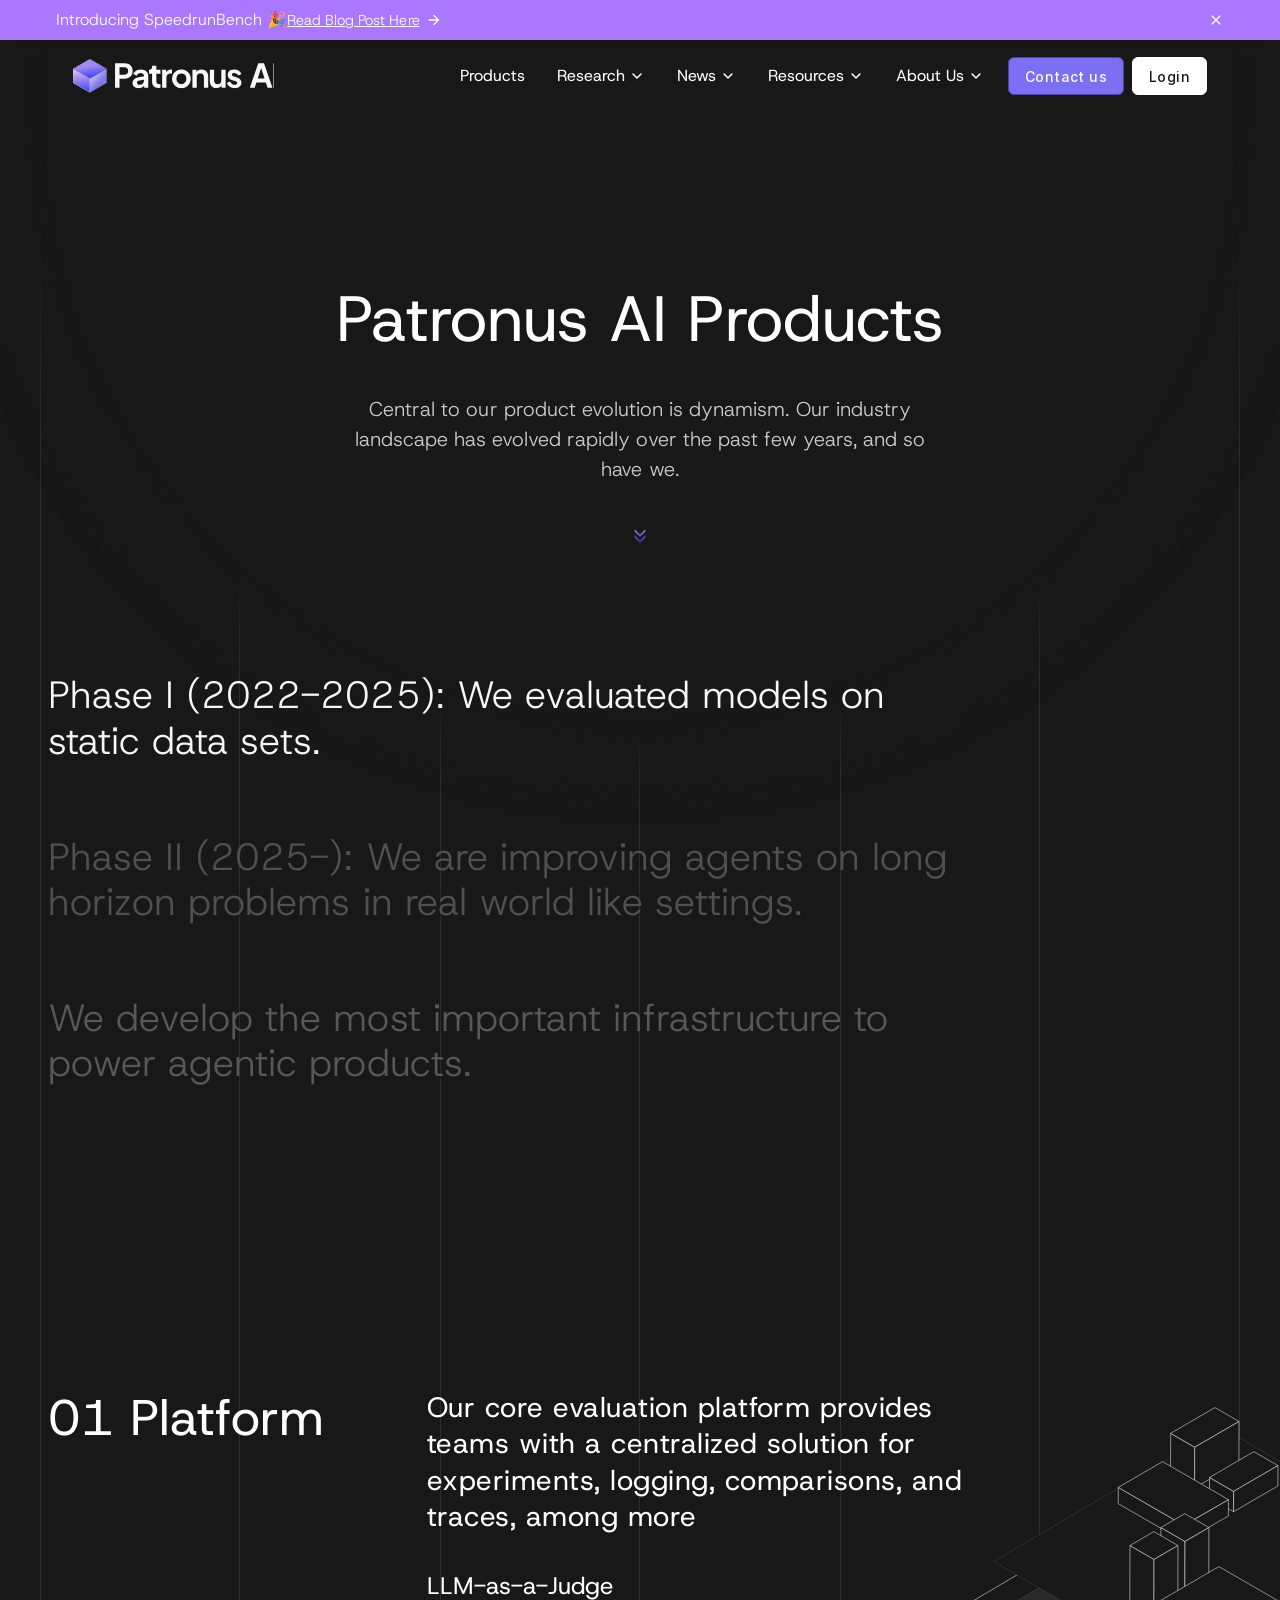
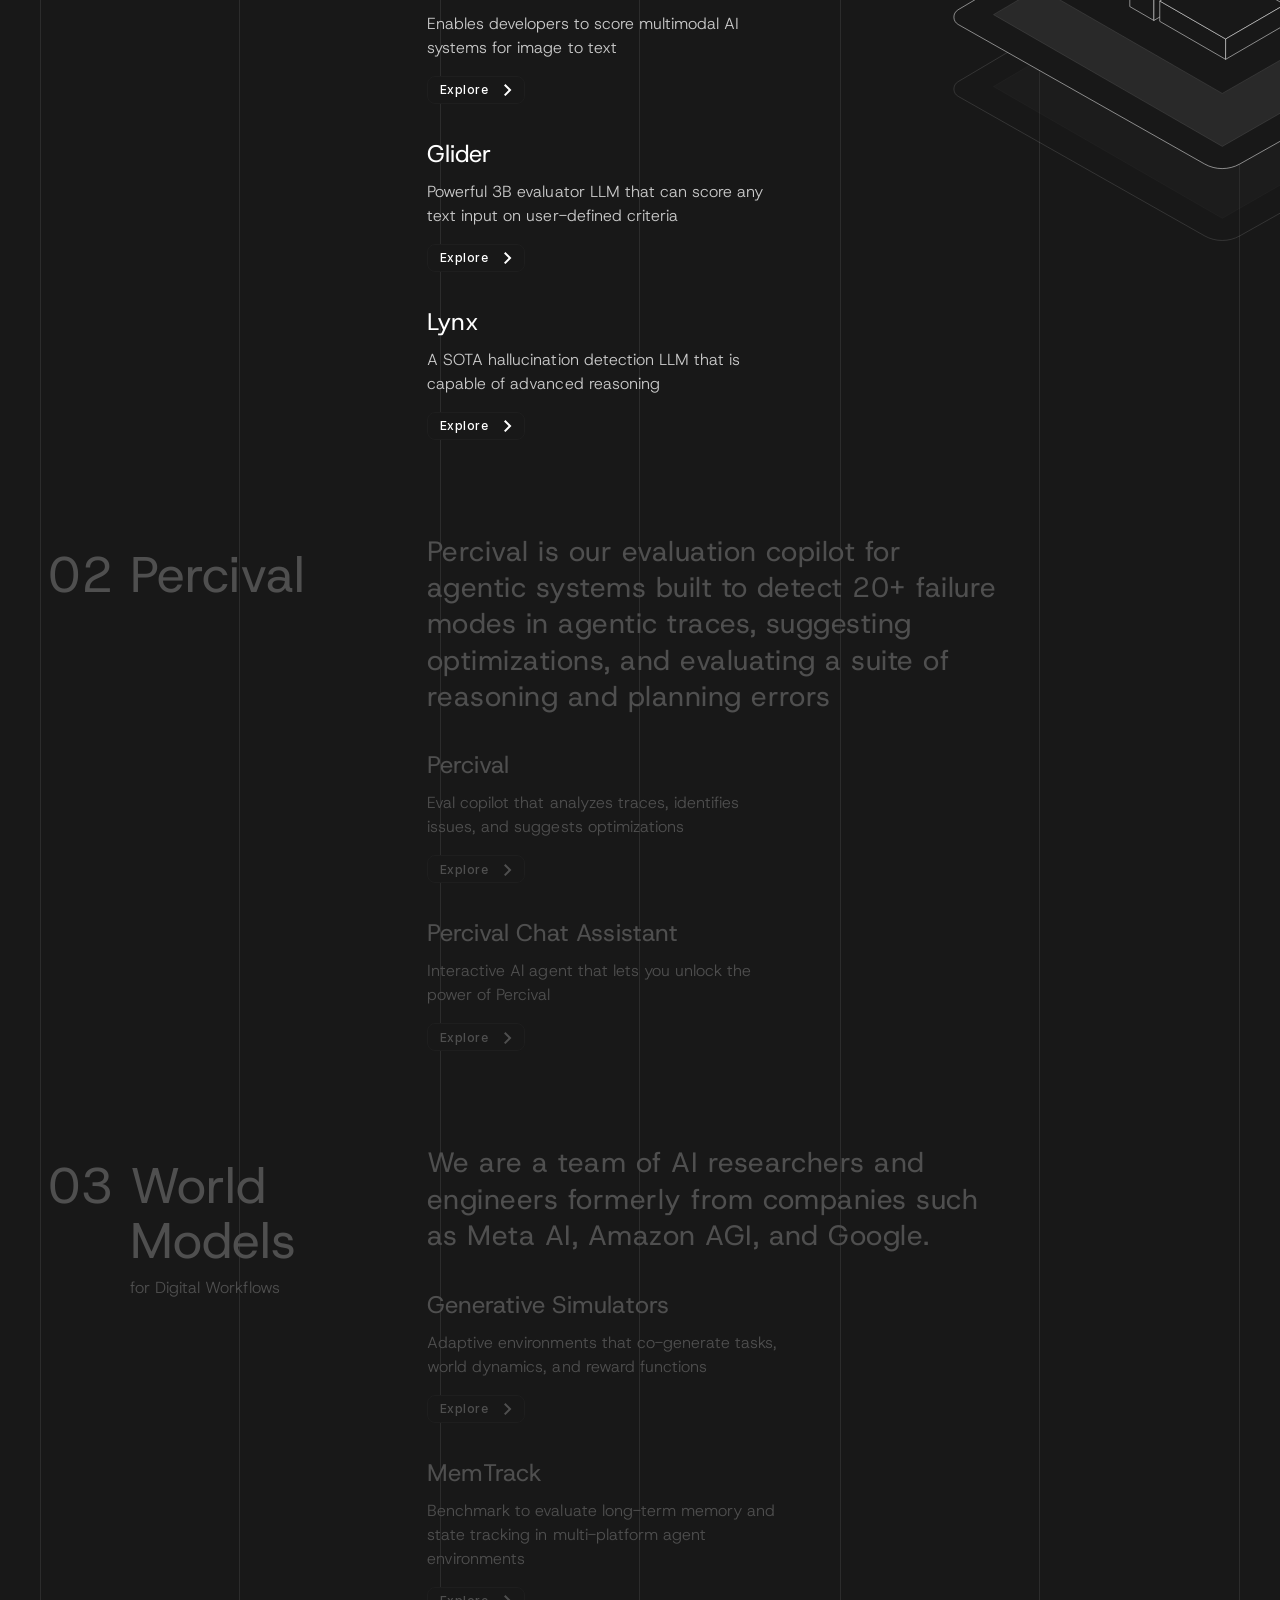
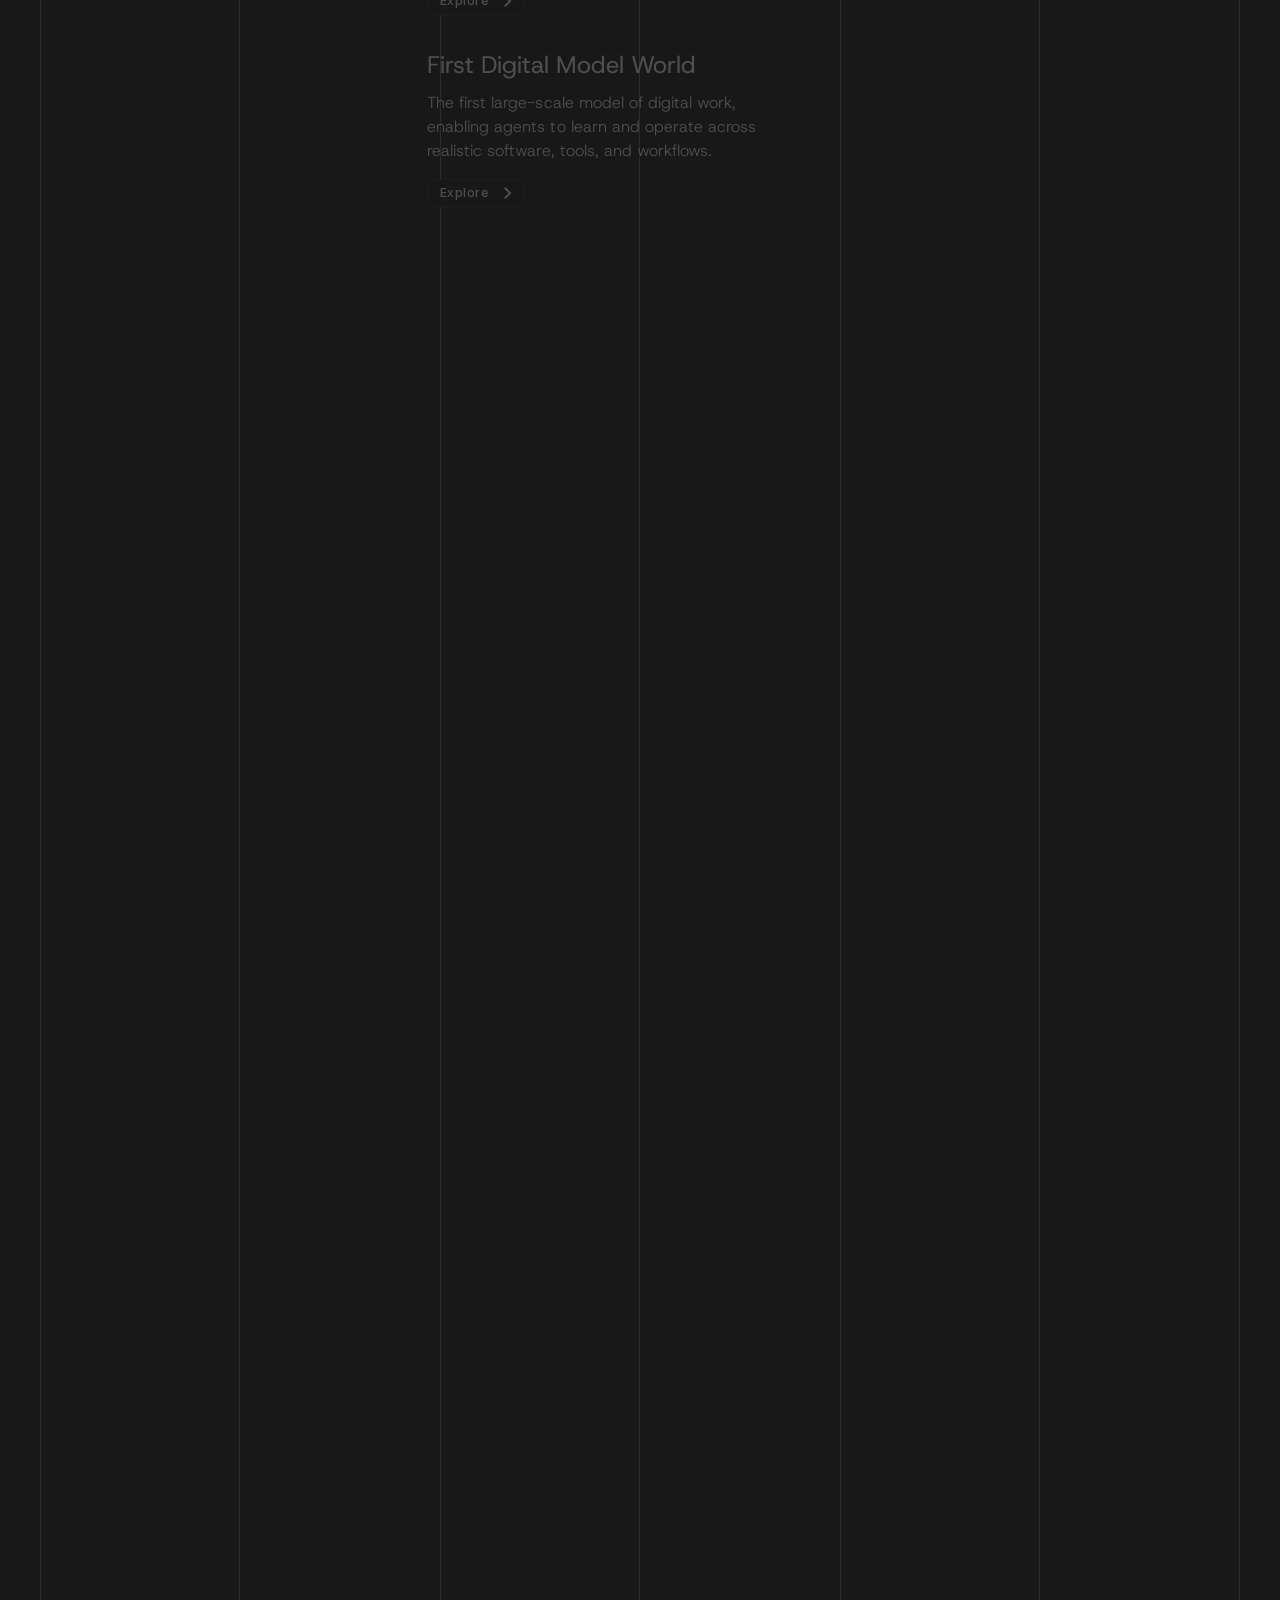
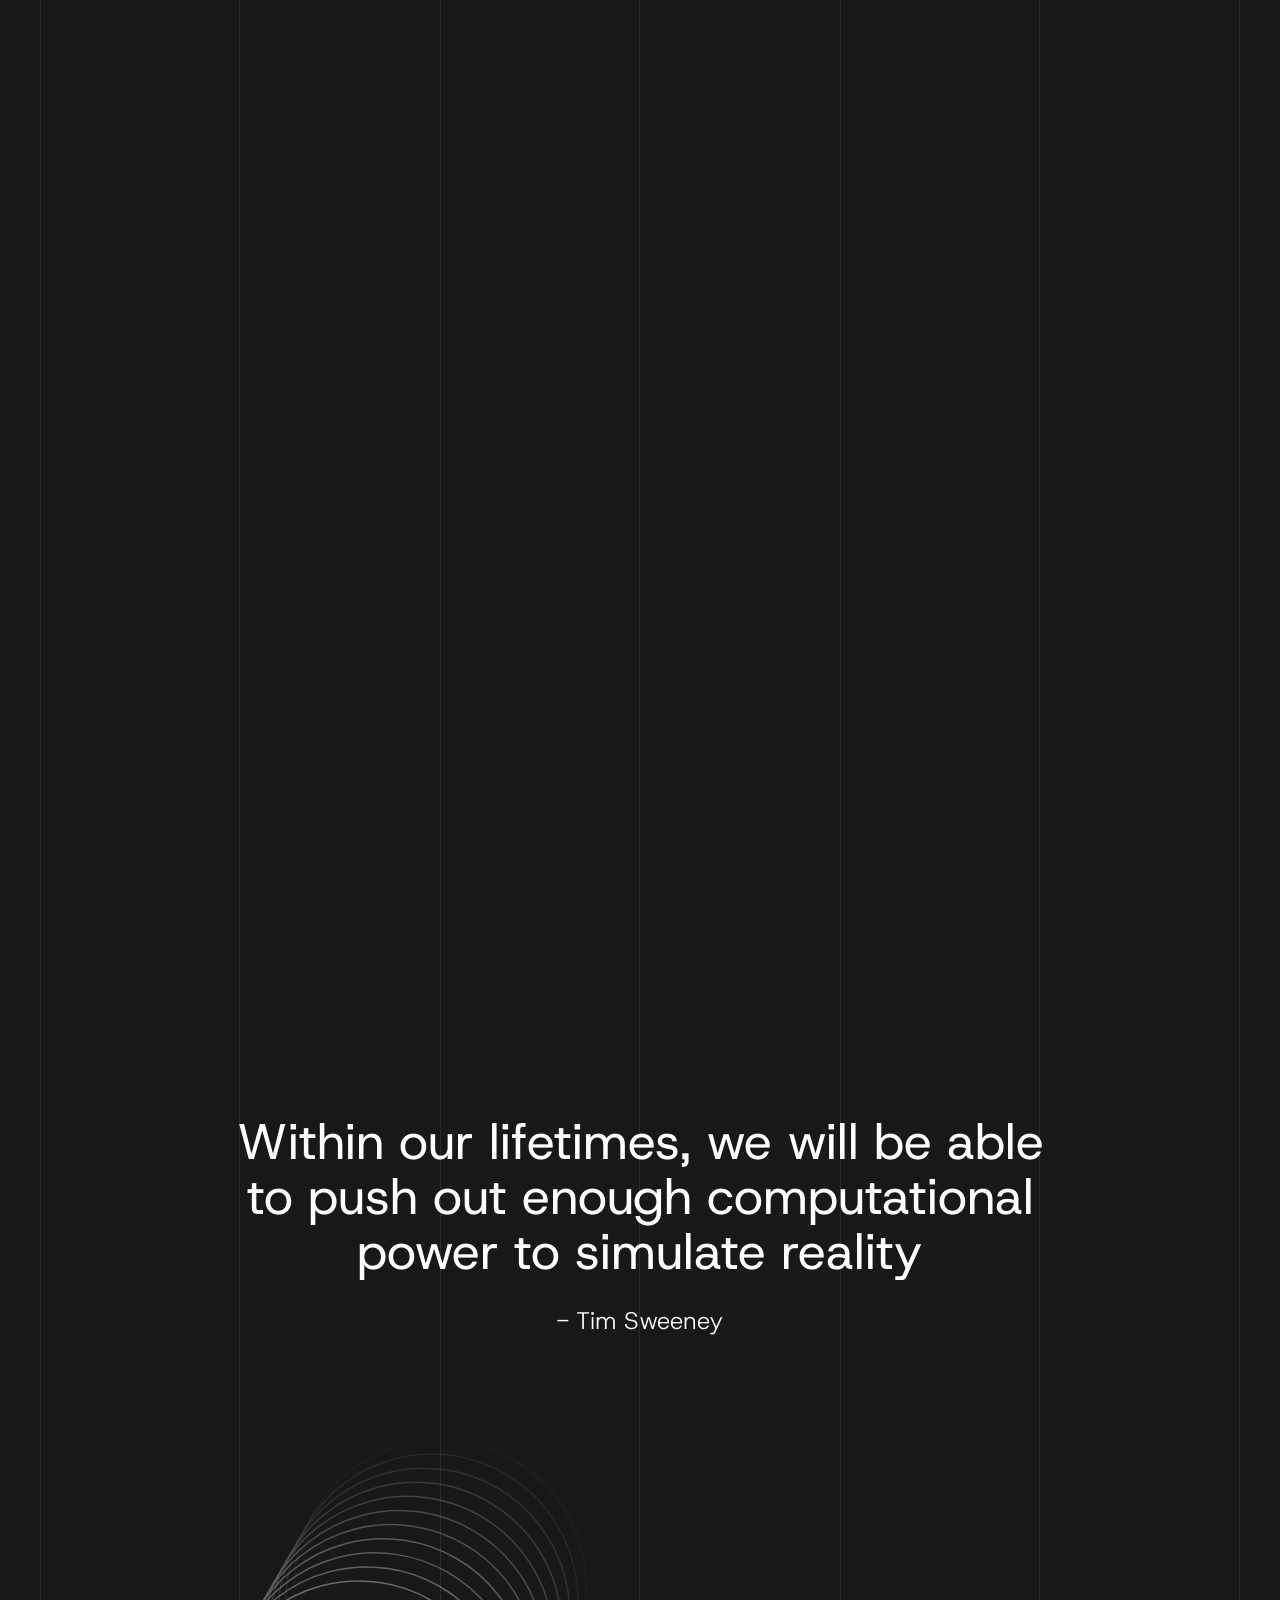
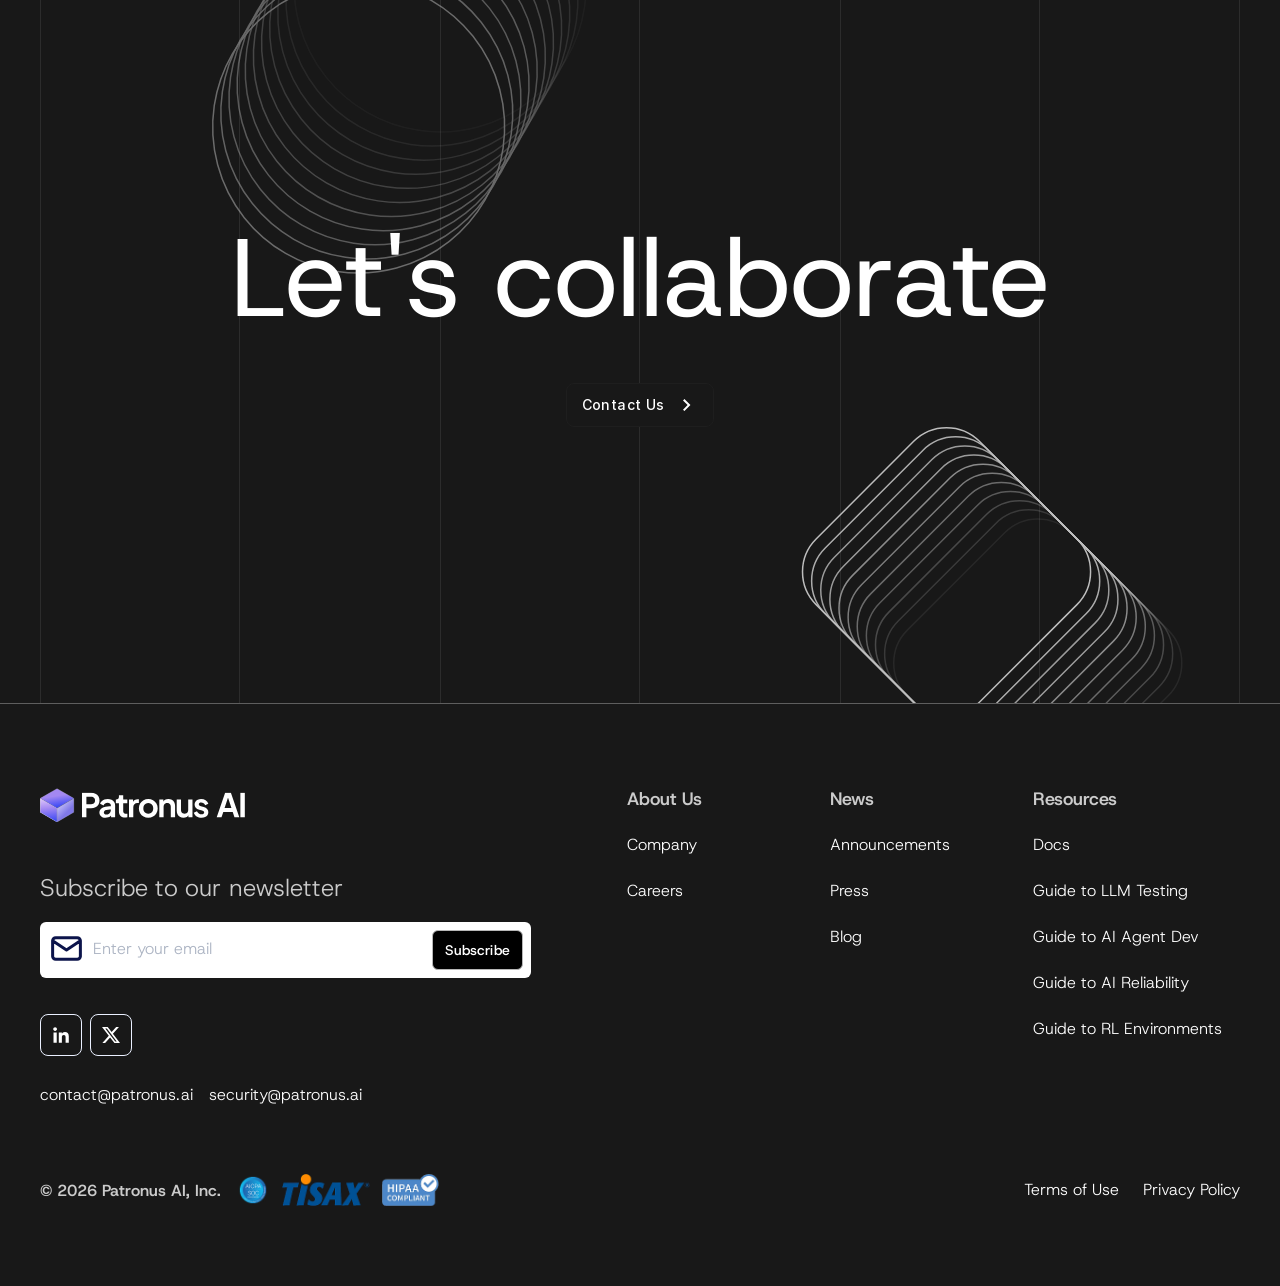
<file: products-original.html>
<!DOCTYPE html><!-- This site was created in Webflow. https://webflow.com --><!-- Last Published: Thu Sep 03 2026 16:15:39 GMT+0000 (Coordinated Universal Time) --><html data-wf-domain="patronus.ai" data-wf-page="6985a063b36ba42b6c9ee84d" data-wf-site="64e655d42d3be60f582d0472" lang="en"><head><meta charset="utf-8"/><link href="https://cdn.prod.website-files.com" rel="preconnect" crossorigin="anonymous"/><title>Patronus AI | Products — Original</title><meta content="Patronus AI develops simulation research and infrastructure to accelerate progress toward human-aligned AGI" name="description"/><meta content="Patronus AI | Products" property="og:title"/><meta content="Patronus AI develops simulation research and infrastructure to accelerate progress toward human-aligned AGI" property="og:description"/><meta content="https://cdn.prod.website-files.com/64e655d42d3be60f582d0472/6992fa096513c915db4d3c5d_Opengraph%20(1).png" property="og:image"/><meta content="Patronus AI | Products" name="twitter:title"/><meta content="Patronus AI develops simulation research and infrastructure to accelerate progress toward human-aligned AGI" name="twitter:description"/><meta property="og:type" content="website"/><meta content="summary_large_image" name="twitter:card"/><meta content="width=device-width, initial-scale=1" name="viewport"/><meta content="Webflow" name="generator"/><link href="assets/222bc9fccec14bd2.css?v=2" rel="stylesheet" type="text/css" crossorigin="anonymous"/><link href="https://fonts.googleapis.com" rel="preconnect"/><link href="https://fonts.gstatic.com" rel="preconnect" crossorigin="anonymous"/><script type="text/javascript">!function(o,c){var n=c.documentElement,t=" w-mod-";n.className+=t+"js",("ontouchstart"in o||o.DocumentTouch&&c instanceof DocumentTouch)&&(n.className+=t+"touch")}(window,document);</script><link href="assets/77224d8a7193907e.ico" rel="shortcut icon" type="image/x-icon"/><link href="assets/2bc6f2b3e77ebe8c.png" rel="apple-touch-icon"/><!-- Google Tag Manager -->

<!-- End Google Tag Manager -->


<!-- dataLayer -->

<!-- dataLayer END -->

<link rel="shortcut icon" href="assets/77224d8a7193907e.ico" type="image/x-icon">




<!-- Navbar easing -->
<style>

  .navbar1_component {
    transition: all 0.3s ease;
  }

  .navbar1_logo-name {
    transition: opacity 0.3s ease;
  }
</style>
<link
  rel="stylesheet"
  href="assets/0dffe3fe2f73e29e.css"
/>




<!-- Finsweet Attributes -->
<link href="assets/0dffe3fe2f73e29e.css" rel="stylesheet"/><link href="assets/49c2efef81e36e43.bin" rel="stylesheet"/></head><body class="body_new"><div class="page-wrapper"><div class="global-styles w-embed"><style>

/* Make text look crisper and more legible in all browsers */
body {
  -webkit-font-smoothing: antialiased;
  -moz-osx-font-smoothing: grayscale;
  font-smoothing: antialiased;
  text-rendering: optimizeLegibility;
}

/* Focus state style for keyboard navigation for the focusable elements */
*[tabindex]:focus-visible,
  input[type="file"]:focus-visible {
   outline: 0.125rem solid #4d65ff;
   outline-offset: 0.125rem;
}

/* Get rid of top margin on first element in any rich text element */
.w-richtext > :not(div):first-child, .w-richtext > div:first-child > :first-child {
  margin-top: 0 !important;
}

/* Get rid of bottom margin on last element in any rich text element */
.w-richtext>:last-child, .w-richtext ol li:last-child, .w-richtext ul li:last-child {
	margin-bottom: 0 !important;
}

/* Prevent all click and hover interaction with an element */
.pointer-events-off {
	pointer-events: none;
}

/* Enables all click and hover interaction with an element */
.pointer-events-on {
  pointer-events: auto;
}

/* Create a class of .div-square which maintains a 1:1 dimension of a div */
.div-square::after {
	content: "";
	display: block;
	padding-bottom: 100%;
}

/* Make sure containers never lose their center alignment */
.container-medium,.container-small, .container-large {
	margin-right: auto !important;
  margin-left: auto !important;
}

/* 
Make the following elements inherit typography styles from the parent and not have hardcoded values. 
Important: You will not be able to style for example "All Links" in Designer with this CSS applied.
Uncomment this CSS to use it in the project. Leave this message for future hand-off.
*/
/*
a,
.w-input,
.w-select,
.w-tab-link,
.w-nav-link,
.w-dropdown-btn,
.w-dropdown-toggle,
.w-dropdown-link {
  color: inherit;
  text-decoration: inherit;
  font-size: inherit;
}
*/

/* Apply "..." after 3 lines of text */
.text-style-3lines {
	display: -webkit-box;
	overflow: hidden;
	-webkit-line-clamp: 3;
	-webkit-box-orient: vertical;
}

/* Apply "..." after 2 lines of text */
.text-style-2lines {
	display: -webkit-box;
	overflow: hidden;
	-webkit-line-clamp: 2;
	-webkit-box-orient: vertical;
}
/* Apply "..." after 3 lines of text */
.text-style-3lines {
	display: -webkit-box;
	overflow: hidden;
	-webkit-line-clamp: 3;
	-webkit-box-orient: vertical;
}
/* Apply "..." after 4 lines of text */
.text-style-4lines {
	display: -webkit-box;
	overflow: hidden;
	-webkit-line-clamp: 4;
	-webkit-box-orient: vertical;
}

/* Adds inline flex display */
.display-inlineflex {
  display: inline-flex;
}

/* These classes are never overwritten */
.hide {
  display: none !important;
}

@media screen and (max-width: 991px) {
    .hide, .hide-tablet {
        display: none !important;
    }
}
  @media screen and (max-width: 767px) {
    .hide-mobile-landscape{
      display: none !important;
    }
}
  @media screen and (max-width: 479px) {
    .hide-mobile{
      display: none !important;
    }
}
 
.margin-0 {
  margin: 0rem !important;
}
  
.padding-0 {
  padding: 0rem !important;
}

.spacing-clean {
padding: 0rem !important;
margin: 0rem !important;
}

.margin-top {
  margin-right: 0rem !important;
  margin-bottom: 0rem !important;
  margin-left: 0rem !important;
}

.padding-top {
  padding-right: 0rem !important;
  padding-bottom: 0rem !important;
  padding-left: 0rem !important;
}
  
.margin-right {
  margin-top: 0rem !important;
  margin-bottom: 0rem !important;
  margin-left: 0rem !important;
}

.padding-right {
  padding-top: 0rem !important;
  padding-bottom: 0rem !important;
  padding-left: 0rem !important;
}

.margin-bottom {
  margin-top: 0rem !important;
  margin-right: 0rem !important;
  margin-left: 0rem !important;
}

.padding-bottom {
  padding-top: 0rem !important;
  padding-right: 0rem !important;
  padding-left: 0rem !important;
}

.margin-left {
  margin-top: 0rem !important;
  margin-right: 0rem !important;
  margin-bottom: 0rem !important;
}
  
.padding-left {
  padding-top: 0rem !important;
  padding-right: 0rem !important;
  padding-bottom: 0rem !important;
}
  
.margin-horizontal {
  margin-top: 0rem !important;
  margin-bottom: 0rem !important;
}

.padding-horizontal {
  padding-top: 0rem !important;
  padding-bottom: 0rem !important;
}

.margin-vertical {
  margin-right: 0rem !important;
  margin-left: 0rem !important;
}
  
.padding-vertical {
  padding-right: 0rem !important;
  padding-left: 0rem !important;
}

</style></div><div data-animation="default" class="navbar12_component w-nav" data-easing2="ease" fs-scrolldisable-element="smart-nav" data-easing="ease" data-collapse="medium" data-w-id="034f6c64-4b9b-e791-d5cd-58042d2de78f" role="banner" data-duration="400"><div class="navbar_mobile-bg"></div><div class="callout_banner"><div class="container-large"><div class="callout_component"><div class="callout_inner"><div class="text-size-regular">Introducing SpeedrunBench 🎉</div><a href="https://patronus.ai/blog/ introducing-speedrunbench-a-challenging-benchmark-for-frontier-agents" class="banner-link-wrapper w-inline-block" rel="noopener noreferrer" target="_blank"><div>Read Blog Post Here</div><div class="html-icon w-embed"><svg xmlns="http://www.w3.org/2000/svg" xmlns:xlink="http://www.w3.org/1999/xlink" aria-hidden="true" role="img" class="iconify iconify--ic" width="16" height="16" preserveAspectRatio="xMidYMid meet" viewBox="0 0 24 24"><path fill="currentColor" d="m12 4l-1.41 1.41L16.17 11H4v2h12.17l-5.58 5.59L12 20l8-8l-8-8z"></path></svg></div></a></div><div data-w-id="ab79762b-d34e-72d4-7b59-b1e3eca7789a" class="modal-close-button banner-close w-embed"><svg xmlns="http://www.w3.org/2000/svg" xmlns:xlink="http://www.w3.org/1999/xlink" aria-hidden="true" role="img" class="iconify iconify--ic" width="100%" height="100%" preserveAspectRatio="xMidYMid meet" viewBox="0 0 24 24"><path fill="currentColor" d="M19 6.41L17.59 5L12 10.59L6.41 5L5 6.41L10.59 12L5 17.59L6.41 19L12 13.41L17.59 19L19 17.59L13.41 12L19 6.41z"></path></svg></div></div></div></div><div class="navbar_main"><div class="navbar12_container"><a href="./" class="navbar12_logo-link w-nav-brand" target="_top"><img loading="lazy" src="assets/672b753d45d6a6be.svg" alt="" class="navbar12_logo"/><div class="nav_logo-text_wrapper"><img loading="lazy" src="assets/3cb4ebba1288239d.svg" alt="" class="navbar12_logo-text"/></div></a><nav role="navigation" class="navbar12_menu is-page-height-tablet w-nav-menu"><div class="nav_menu-content_wrapper"><div class="navbar12_menu-links"><a href="products/" aria-current="page" class="navbar12_dropdown-toggle w--current" target="_top">Products</a><div data-delay="200" data-hover="true" data-w-id="034f6c64-4b9b-e791-d5cd-58042d2de799" class="navbar12_menu-dropdown hide w-dropdown"><div class="navbar12_dropdown-toggle w-dropdown-toggle"><div>Product</div><img loading="lazy" src="assets/aa61666945023c9a.svg" alt="" class="dropdown-chevron"/></div><nav class="navbar_dropdown-wrapper w-dropdown-list"><div class="navbar12_dropdown-list is-product"><div class="navbar12_dropdown-content product"><div class="navbar12_dropdown-column"><div class="margin-bottom margin-small hide-tablet"><h4 class="text-size-small text-weight-normal">Product</h4></div><div class="navbar12_dropdown-link-list"><a href="https://patronus.ai/product/features" class="navbar12_dropdown-link is-icon w-inline-block" rel="noopener noreferrer" target="_blank"><div class="navbar12_icon-wrapper"><div class="icon-embed-custom w-embed"><svg xmlns="http://www.w3.org/2000/svg" width="100%" height="100%" viewBox="0 0 26 26" fill="none" preserveAspectRatio="xMidYMid meet" aria-hidden="true" role="img">
<path d="M14.5 9.25H19M16.75 7V11.5M7 7.75C7 7.55109 7.07902 7.36032 7.21967 7.21967C7.36032 7.07902 7.55109 7 7.75 7H10.75C10.9489 7 11.1397 7.07902 11.2803 7.21967C11.421 7.36032 11.5 7.55109 11.5 7.75V10.75C11.5 10.9489 11.421 11.1397 11.2803 11.2803C11.1397 11.421 10.9489 11.5 10.75 11.5H7.75C7.55109 11.5 7.36032 11.421 7.21967 11.2803C7.07902 11.1397 7 10.9489 7 10.75V7.75ZM7 15.25C7 15.0511 7.07902 14.8603 7.21967 14.7197C7.36032 14.579 7.55109 14.5 7.75 14.5H10.75C10.9489 14.5 11.1397 14.579 11.2803 14.7197C11.421 14.8603 11.5 15.0511 11.5 15.25V18.25C11.5 18.4489 11.421 18.6397 11.2803 18.7803C11.1397 18.921 10.9489 19 10.75 19H7.75C7.55109 19 7.36032 18.921 7.21967 18.7803C7.07902 18.6397 7 18.4489 7 18.25V15.25ZM14.5 15.25C14.5 15.0511 14.579 14.8603 14.7197 14.7197C14.8603 14.579 15.0511 14.5 15.25 14.5H18.25C18.4489 14.5 18.6397 14.579 18.7803 14.7197C18.921 14.8603 19 15.0511 19 15.25V18.25C19 18.4489 18.921 18.6397 18.7803 18.7803C18.6397 18.921 18.4489 19 18.25 19H15.25C15.0511 19 14.8603 18.921 14.7197 18.7803C14.579 18.6397 14.5 18.4489 14.5 18.25V15.25Z" stroke="currentColor" stroke-linecap="round" stroke-linejoin="round"/>
</svg></div></div><div class="navbar12_text-wrapper"><div>Core Platform</div></div></a><a href="https://patronus.ai/percival" class="navbar12_dropdown-link is-icon w-inline-block" rel="noopener noreferrer" target="_blank"><div class="navbar12_icon-wrapper"><div class="icon-embed-custom w-embed"><svg xmlns="http://www.w3.org/2000/svg" width="100%" height="100%" viewBox="0 0 26 26" fill="none" preserveAspectRatio="xMidYMid meet" aria-hidden="true" role="img">
<path d="M18.77 15.88C18.77 18.1507 17.0919 20.0001 15.0327 20.0001H10.938C8.87895 19.9999 7.20361 18.1505 7.20361 15.88V14.3829C7.55599 14.4404 7.87015 14.4888 8.1626 14.5343V15.88C8.1626 17.6236 9.40634 19.0419 10.938 19.0421H15.0327C16.5645 19.0421 17.811 17.6237 17.811 15.88V14.5343C17.8206 14.5319 17.8403 14.5294 17.8403 14.5294L17.9331 14.5128C18.192 14.4721 18.4536 14.4309 18.7124 14.3878C18.7316 14.3854 18.7508 14.3828 18.77 14.3781V15.88ZM10.9604 14.9318C11.2002 14.9318 11.397 15.1288 11.397 15.3683V16.547C11.3968 16.7863 11.2 16.9825 10.9604 16.9825C10.7209 16.9825 10.5241 16.7863 10.5239 16.547V15.3683C10.5239 15.1288 10.7208 14.9318 10.9604 14.9318ZM15.0112 14.9318C15.2508 14.9319 15.4468 15.1289 15.4468 15.3683V16.547C15.4466 16.7862 15.2507 16.9824 15.0112 16.9825C14.7716 16.9825 14.5749 16.7863 14.5747 16.547V15.3683C14.5747 15.1288 14.7715 14.9318 15.0112 14.9318ZM12.9888 9.43958C13.1732 9.43958 13.3579 9.46847 13.5327 9.51868L13.5591 9.52649H13.562C13.8233 9.60551 14.0799 9.68477 14.3315 9.76379C14.7246 9.88593 15.1252 10.02 15.5278 10.1613C15.7962 10.257 16.0648 10.3551 16.3188 10.4532L16.3335 10.4601L16.4839 10.5177C16.8578 10.6662 17.1934 10.808 17.5122 10.9493C17.8477 11.0954 18.1884 11.2555 18.5239 11.4279C18.6702 11.4997 18.8147 11.5739 18.9585 11.6505C18.9718 11.6573 18.9909 11.6745 18.9937 11.6769C19.0056 11.6889 19.0127 11.7035 19.0151 11.7179L19.1401 13.4015C19.1425 13.4278 19.0947 13.4784 19.0132 13.4904C18.9317 13.5047 18.8525 13.517 18.771 13.5314C18.4498 13.5841 18.1284 13.6368 17.812 13.6847C17.7282 13.6967 17.6439 13.7079 17.5601 13.7198C17.1576 13.7845 16.7528 13.8445 16.3599 13.8995L16.0933 13.9357L15.564 14.0079C15.1612 14.0606 14.7603 14.1104 14.3647 14.1583L13.8257 14.2228C13.7419 14.2323 13.658 14.24 13.5718 14.2472C13.3848 14.2616 13.1949 14.2687 12.9888 14.2687C12.7828 14.2687 12.5911 14.2615 12.4019 14.2472C12.3181 14.24 12.2317 14.2323 12.1479 14.2228L11.9702 14.2013C11.8504 14.1869 11.7303 14.1751 11.6128 14.1583C11.2126 14.1104 10.8123 14.0606 10.4097 14.0079L10.3159 13.9952C10.0788 13.9641 9.84158 13.9311 9.60205 13.8976C9.20411 13.8401 8.80317 13.7821 8.40283 13.7198C8.32391 13.7079 8.2425 13.6966 8.16357 13.6847C7.85199 13.6368 7.53774 13.5865 7.20459 13.5314C7.1255 13.517 7.04389 13.5047 6.9624 13.4904C6.8737 13.4784 6.83252 13.4254 6.83252 13.4015L6.95752 11.715C6.96002 11.7054 6.96776 11.6914 6.98193 11.6749C6.99145 11.6678 7.00288 11.6576 7.01709 11.6505C7.15848 11.5739 7.30255 11.4997 7.44873 11.4279C7.77715 11.2626 8.11072 11.1047 8.44873 10.9562C8.83933 10.7814 9.2419 10.6138 9.64209 10.4581C9.85778 10.3767 10.1458 10.269 10.4478 10.1613C10.8481 10.0199 11.2513 9.88595 11.6421 9.76379C11.9033 9.68238 12.1672 9.60063 12.438 9.52161L12.481 9.50989H12.4829C12.6435 9.4644 12.8138 9.43959 12.9888 9.43958ZM6.14404 11.4738H6.15186L6.00732 13.5861H6.00049C5.56899 13.5573 5.24321 13.1782 5.27197 12.7423L5.30811 12.2521L5.30518 12.254C5.33398 11.8182 5.71265 11.4451 6.14404 11.4738ZM19.8257 11.4708C20.2572 11.4421 20.6358 11.8161 20.6646 12.2521L20.6987 12.7404C20.7299 13.1761 20.4015 13.5551 19.9702 13.5841H19.9624L19.8188 11.4708H19.8257ZM12.9868 10.2755C12.8286 10.2755 12.6725 10.2998 12.5239 10.3429C12.4785 10.3596 12.4307 10.3696 12.3853 10.3839V13.296C12.3853 13.3583 12.4352 13.4133 12.4976 13.4181C12.6606 13.4301 12.8262 13.4357 12.9868 13.4357C13.1473 13.4357 13.3102 13.4301 13.4731 13.4181C13.5379 13.4133 13.5854 13.3607 13.5854 13.296V10.3859C13.54 10.3692 13.4922 10.3596 13.4468 10.3429C13.2982 10.2998 13.1449 10.2755 12.9868 10.2755ZM11.4263 10.6779C11.0955 10.7856 10.776 10.8958 10.4644 11.006C10.4166 11.0251 10.3853 11.071 10.3853 11.1212V13.0616C10.3853 13.1214 10.431 13.1744 10.4907 13.1818C10.8143 13.2249 11.1338 13.2626 11.4526 13.3009C11.5243 13.3103 11.5862 13.2533 11.5864 13.1818V10.7931C11.5863 10.7119 11.5052 10.6519 11.4263 10.6779ZM14.5444 10.6808C14.4654 10.6547 14.3843 10.7147 14.3843 10.796V13.1818C14.3845 13.2533 14.4464 13.3102 14.5181 13.3009C14.8369 13.265 15.1588 13.2243 15.48 13.1788C15.5398 13.1715 15.5854 13.1185 15.5854 13.0587V11.1212C15.5854 11.0686 15.5542 11.0228 15.5063 11.006C15.1971 10.8958 14.8776 10.7886 14.5444 10.6808ZM16.5513 11.4044C16.4722 11.3733 16.3833 11.4305 16.3833 11.5167V12.923C16.3835 12.9971 16.4488 13.0541 16.5229 13.0421C16.8415 12.9943 17.1624 12.9464 17.481 12.8986C17.5409 12.889 17.5845 12.8383 17.5845 12.7784V11.924C17.5845 11.876 17.5554 11.8328 17.5122 11.8136C17.2031 11.6723 16.8819 11.5361 16.5513 11.4044ZM9.40479 11.4093C9.07413 11.5434 8.75295 11.6796 8.44385 11.8185C8.39831 11.8376 8.37158 11.8809 8.37158 11.9288V12.7745C8.37179 12.8342 8.41531 12.8841 8.4751 12.8937C8.7962 12.944 9.11493 12.9917 9.43604 13.0372C9.51026 13.0492 9.57553 12.9922 9.57568 12.9181H9.57275V11.5216C9.57275 11.4354 9.48389 11.3782 9.40479 11.4093ZM12.9888 6.00012C13.2282 6.00025 13.4251 6.19641 13.4253 6.43567V7.00891C14.9401 7.11439 16.3517 7.7488 17.4351 8.83118C17.9433 9.33657 18.3558 9.9168 18.6626 10.5587C18.3414 10.4006 18.0034 10.2443 17.6558 10.0958C17.3897 9.98088 17.1064 9.8639 16.7925 9.73938C16.6824 9.69635 16.5725 9.65545 16.4624 9.61243L16.4478 9.60754C16.232 9.52611 15.9991 9.43924 15.7378 9.34583L15.7114 9.33704C15.6924 9.33226 15.6709 9.32505 15.6519 9.31555C15.3858 9.22454 15.1701 9.15215 14.9663 9.08508C14.7937 9.0276 14.6164 8.9722 14.439 8.91711C14.2184 8.85005 13.9954 8.78301 13.77 8.71594C13.7197 8.70158 13.6738 8.68743 13.6235 8.67786C13.4223 8.62762 13.2067 8.6017 12.9888 8.60168C12.7706 8.60168 12.5518 8.62809 12.3433 8.68079C12.3004 8.68798 12.2528 8.70208 12.2075 8.71399C11.9775 8.78343 11.7518 8.85061 11.5337 8.92004C11.1573 9.03501 10.7615 9.16465 10.3276 9.31555C10.0424 9.41374 9.76628 9.5137 9.51221 9.6095C9.39971 9.65493 9.28735 9.69829 9.17725 9.74133C9.09095 9.77247 8.99934 9.81087 8.91064 9.8468L8.83447 9.87805C8.67146 9.94272 8.49837 10.0145 8.3042 10.1007C8.27553 10.1126 8.24443 10.1268 8.21338 10.1388L8.19678 10.1486L8.16553 10.1603L8.16748 10.1632C7.94712 10.2613 7.73872 10.3571 7.53271 10.4552C7.46082 10.4887 7.3863 10.5248 7.31201 10.5607C8.29487 8.51039 10.2893 7.1671 12.5522 7.01379V6.43567C12.5525 6.19634 12.7492 6.00012 12.9888 6.00012Z" fill="currentColor"/>
</svg></div></div><div class="navbar12_text-wrapper"><div>Percival</div></div></a><a href="https://patronus.ai/rl-environments" class="navbar12_dropdown-link is-icon w-inline-block" rel="noopener noreferrer" target="_blank"><div class="navbar12_icon-wrapper"><div class="icon-embed-custom w-embed"><svg xmlns="http://www.w3.org/2000/svg" width="100%" height="100%" viewBox="0 0 26 26" fill="none" preserveAspectRatio="xMidYMid meet" aria-hidden="true" role="img">
<path d="M19.5156 8.72369C20.8878 8.72389 22 9.8368 22 11.209V14.7911C21.9999 16.1632 20.8878 17.2753 19.5156 17.2755H6.48535C5.11306 17.2755 4.00012 16.1633 4 14.7911V11.209C4 9.83668 5.11299 8.72369 6.48535 8.72369H19.5156ZM8.46582 10.7969C8.04487 10.7969 7.66828 10.8996 7.33594 11.1046C7.00363 11.3039 6.7375 11.5779 6.53809 11.9268C6.3442 12.2758 6.24707 12.6776 6.24707 13.1319C6.24707 13.5751 6.3442 13.9769 6.53809 14.337C6.73196 14.6914 7.00037 14.9742 7.34375 15.1846C7.69263 15.3895 8.09151 15.4922 8.54004 15.4922C8.84472 15.4922 9.12506 15.4448 9.37988 15.3506C9.64022 15.2509 9.86213 15.1174 10.0449 14.9512C10.233 14.7796 10.3714 14.5883 10.46 14.378L9.69531 14.004C9.58453 14.1978 9.43215 14.3557 9.23828 14.4776C9.04993 14.5995 8.82027 14.6612 8.54883 14.6612C8.28292 14.6612 8.04449 14.5972 7.83398 14.4698C7.62908 14.3424 7.46885 14.1646 7.35254 13.9376C7.27639 13.7814 7.2353 13.6069 7.22461 13.4141H10.5684C10.5849 13.3477 10.596 13.2757 10.6016 13.1983C10.6071 13.1208 10.6094 13.0457 10.6094 12.9737C10.6093 12.6802 10.5596 12.4029 10.46 12.1426C10.3658 11.8825 10.2276 11.6525 10.0449 11.4532C9.86211 11.2482 9.637 11.0881 9.37109 10.9717C9.10526 10.8555 8.80362 10.7969 8.46582 10.7969ZM16.9541 15.3926H17.8105L19.5801 10.8965H18.5498L17.3818 14.0547L16.2148 10.8965H15.1934L16.9541 15.3926ZM13.3623 10.7969C13.0411 10.797 12.7583 10.872 12.5146 11.0215C12.3386 11.1257 12.1975 11.266 12.0908 11.4424V10.8965H11.1943V15.3917H12.1328V12.7413C12.1328 12.5197 12.1747 12.3287 12.2578 12.168C12.3409 12.0075 12.457 11.8859 12.6064 11.8028C12.7615 11.7142 12.936 11.669 13.1299 11.669C13.3238 11.669 13.4959 11.7142 13.6455 11.8028C13.8004 11.8859 13.9199 12.0075 14.0029 12.168C14.0859 12.3231 14.1269 12.5143 14.127 12.7413V15.3917H15.0576V12.4922C15.0576 12.1599 14.9858 11.8662 14.8418 11.6114C14.6978 11.3566 14.498 11.1568 14.2432 11.0128C13.9884 10.8688 13.6946 10.7969 13.3623 10.7969ZM8.46582 11.586C8.71507 11.586 8.93147 11.65 9.11426 11.7774C9.30245 11.8992 9.4407 12.0683 9.5293 12.2842C9.58207 12.4022 9.60845 12.53 9.61426 12.6671H7.24707C7.2683 12.5367 7.30258 12.4175 7.35254 12.3096C7.45777 12.077 7.60694 11.8993 7.80078 11.7774C7.99467 11.65 8.21653 11.586 8.46582 11.586Z" fill="currentColor"/>
</svg></div></div><div class="navbar12_text-wrapper"><div>RL Envs</div></div></a></div></div><img loading="lazy" src="assets/d8b6cc65038e7b00.svg" alt="" class="nav_img"/></div></div></nav></div><div data-delay="200" data-hover="true" data-w-id="034f6c64-4b9b-e791-d5cd-58042d2de7b9" class="navbar12_menu-dropdown hide w-dropdown"><div class="navbar12_dropdown-toggle w-dropdown-toggle"><div>Use Cases</div><img loading="lazy" src="assets/aa61666945023c9a.svg" alt="" class="dropdown-chevron"/></div><nav class="navbar_dropdown-wrapper w-dropdown-list"><div class="navbar12_dropdown-list is-usecases"><div class="navbar12_dropdown-content usecases"><div class="navbar12_dropdown-column"><div class="margin-bottom margin-small hide-tablet"><h4 class="text-size-small text-weight-normal text-color-white">Use Cases</h4></div><div class="navbar12_dropdown-link-list use-cases"><a href="https://patronus.ai/case-studies" class="navbar12_dropdown-link w-inline-block" rel="noopener noreferrer" target="_blank"><div class="navbar12_text-wrapper"><div>Case Studies</div></div></a><a href="https://patronus.ai/customer-service" class="navbar12_dropdown-link w-inline-block" rel="noopener noreferrer" target="_blank"><div class="navbar12_text-wrapper"><div>Customer Services</div></div></a><a href="https://patronus.ai/databricks" class="navbar12_dropdown-link w-inline-block" rel="noopener noreferrer" target="_blank"><div class="navbar12_text-wrapper"><div>Databricks</div></div></a><a href="https://patronus.ai/data-science-coding" class="navbar12_dropdown-link w-inline-block" rel="noopener noreferrer" target="_blank"><div class="navbar12_text-wrapper"><div>Data Science + Coding</div></div></a><a href="https://patronus.ai/finance-service" class="navbar12_dropdown-link w-inline-block" rel="noopener noreferrer" target="_blank"><div class="navbar12_text-wrapper"><div>Finacial Services</div></div></a><a href="https://patronus.ai/agents" class="navbar12_dropdown-link w-inline-block" rel="noopener noreferrer" target="_blank"><div class="navbar12_text-wrapper"><div>Agents</div></div></a></div></div><img loading="lazy" src="assets/7dcaf23141f3a5e7.svg" alt="" class="nav_img hide-tablet"/></div></div></nav></div><div data-delay="200" data-hover="true" data-w-id="034f6c64-4b9b-e791-d5cd-58042d2de7df" class="navbar12_menu-dropdown w-dropdown"><div class="navbar12_dropdown-toggle w-dropdown-toggle"><div>Research</div><img loading="lazy" src="assets/aa61666945023c9a.svg" alt="" class="dropdown-chevron"/></div><nav class="navbar_dropdown-wrapper research w-dropdown-list"><div class="navbar12_dropdown-list"><div class="navbar12_dropdown-content news"><div class="navbar12_dropdown-column research"><div class="navbar12_dropdown-link-list news"><a href="research/" class="navbar12_dropdown-link w-inline-block" target="_top"><div class="navbar12_text-wrapper"><div>Research Hub</div></div></a><a href="https://patronus.ai/research-insights" class="navbar12_dropdown-link w-inline-block" rel="noopener noreferrer" target="_blank"><div class="navbar12_text-wrapper"><div>Research Insights</div></div></a></div></div></div></div></nav></div><div data-delay="200" data-hover="true" data-w-id="fc3eba5e-397e-2760-fadd-09dc4ad4d7ae" class="navbar12_menu-dropdown w-dropdown"><div class="navbar12_dropdown-toggle w-dropdown-toggle"><div>News</div><img loading="lazy" src="assets/aa61666945023c9a.svg" alt="" class="dropdown-chevron"/></div><nav class="navbar_dropdown-wrapper w-dropdown-list"><div class="navbar12_dropdown-list news"><div class="navbar12_dropdown-content news"><div class="navbar12_dropdown-column news"><div class="margin-bottom margin-small hide-tablet"><h4 class="text-size-small text-weight-normal text-color-white">News</h4></div><div class="navbar12_dropdown-link-list news"><a href="https://patronus.ai/announcements" class="navbar12_dropdown-link w-inline-block" rel="noopener noreferrer" target="_blank"><div class="navbar12_text-wrapper"><div>Announcements</div></div></a><a href="https://patronus.ai/press" class="navbar12_dropdown-link w-inline-block" rel="noopener noreferrer" target="_blank"><div class="navbar12_text-wrapper"><div>Press</div></div></a><a href="https://patronus.ai/blog" class="navbar12_dropdown-link w-inline-block" rel="noopener noreferrer" target="_blank"><div class="navbar12_text-wrapper"><div>Blogs</div></div></a></div></div><img loading="lazy" src="assets/645baa6e91568c3b.png" alt="" class="nav_img"/></div></div></nav></div><div data-delay="200" data-hover="true" data-w-id="034f6c64-4b9b-e791-d5cd-58042d2de7f9" class="navbar12_menu-dropdown w-dropdown"><div class="navbar12_dropdown-toggle w-dropdown-toggle"><div>Resources</div><img loading="lazy" src="assets/aa61666945023c9a.svg" alt="" class="dropdown-chevron"/></div><nav class="navbar_dropdown-wrapper w-dropdown-list"><div class="navbar12_dropdown-list resources"><div class="navbar12_dropdown-content resources"><div class="navbar12_dropdown-column resources"><div class="margin-bottom margin-small hide-tablet"><h4 class="text-size-small text-weight-normal text-color-white">Resources</h4></div><div class="margin-bottom margin-small is-nomargin_tablet"><div class="navbar12_dropdown-link-list news"><a href="https://docs.patronus.ai/docs" class="navbar12_dropdown-link w-inline-block" rel="noopener noreferrer" target="_blank"><div class="navbar12_text-wrapper"><div>Docs</div></div></a></div></div><div class="margin-bottom margin-small hide-tablet"><h4 class="text-size-small text-weight-normal text-color-white">Guide</h4></div><div class="navbar12_dropdown-link-list resources"><a href="https://patronus.ai/ai-reliability" class="navbar12_dropdown-link w-inline-block" rel="noopener noreferrer" target="_blank"><div class="navbar12_text-wrapper"><div>AI Reliability</div></div></a><a href="https://patronus.ai/llm-testing" class="navbar12_dropdown-link w-inline-block" rel="noopener noreferrer" target="_blank"><div class="navbar12_text-wrapper"><div>LLM Testing</div></div></a><a href="https://patronus.ai/guide-to-rl-environments" class="navbar12_dropdown-link w-inline-block" rel="noopener noreferrer" target="_blank"><div class="navbar12_text-wrapper"><div>RL Environments</div></div></a><a href="https://patronus.ai/ai-agent-development" class="navbar12_dropdown-link w-inline-block" rel="noopener noreferrer" target="_blank"><div class="navbar12_text-wrapper"><div>AI Development Agents</div></div></a><a href="https://patronus.ai/ai-world-models" class="navbar12_dropdown-link w-inline-block" rel="noopener noreferrer" target="_blank"><div class="navbar12_text-wrapper"><div>AI World Models</div></div></a></div></div><img loading="lazy" src="assets/bc1946b292527efd.svg" alt="" class="nav_resources"/></div></div></nav></div><div data-delay="200" data-hover="true" data-w-id="034f6c64-4b9b-e791-d5cd-58042d2de813" class="navbar12_menu-dropdown w-dropdown"><div class="navbar12_dropdown-toggle w-dropdown-toggle"><div>About Us</div><img loading="lazy" src="assets/aa61666945023c9a.svg" alt="" class="dropdown-chevron"/></div><nav class="navbar_dropdown-wrapper w-dropdown-list"><div class="navbar12_dropdown-list about"><div class="navbar12_dropdown-content about"><div class="navbar12_dropdown-column about"><div class="margin-bottom margin-small hide-tablet"><h4 class="text-size-small text-weight-normal text-color-white">About Us</h4></div><div class="navbar12_dropdown-link-list news"><a href="https://patronus.ai/company" class="navbar12_dropdown-link w-inline-block" rel="noopener noreferrer" target="_blank"><div class="navbar12_text-wrapper"><div>Company</div></div></a><a href="https://patronus.ai/join" class="navbar12_dropdown-link w-inline-block" rel="noopener noreferrer" target="_blank"><div class="navbar12_text-wrapper"><div>Join Us</div></div></a><a href="#" class="navbar12_dropdown-link hide w-inline-block"><div class="navbar12_text-wrapper"><div>Pricing</div></div></a></div></div><img loading="lazy" src="assets/f05b11e9067b008e.png" alt="" class="nav_about"/></div></div></nav></div><a href="https://docs.patronus.ai/docs" class="navbar12_dropdown-toggle show-tablet" rel="noopener noreferrer" target="_blank">Docs</a></div><div class="navbar-mobile_menu-buttons"><div class="navbar_mobile-buttons"><a href="https://patronus.ai/book-a-call" class="wow_button mobile-nav w-button" rel="noopener noreferrer" target="_blank">Contact us</a><a href="http://app.patronus.ai" class="wow_button is-secondary w-button" rel="noopener noreferrer" target="_blank">Login in App</a></div><a fs-mirrorclick-element="trigger" href="#" class="navbar_mobile-close w-button">Close</a></div></div><div class="navbar12_menu-buttons hide-tablet"><a href="https://patronus.ai/book-a-call" class="wow_button w-button" rel="noopener noreferrer" target="_blank">Contact us</a><a href="http://app.patronus.ai" class="wow_button is-secondary w-button" rel="noopener noreferrer" target="_blank">Login</a></div></nav><div class="navbar12_menu-button w-nav-button"><div class="menu-icon1-2"><div class="menu-icon1_line-top-2"></div><div class="menu-icon1_line-middle-2"><div class="menu-icon1_line-middle-inner"></div></div><div class="menu-icon1_line-bottom-2"></div></div></div></div></div></div><div class="main-wrapper is-nohidden"><header class="section_product-hero" data-compare-section="hero"><div class="padding-global"><div class="container-large"><div class="product_hero-component"><div class="research_hero-header"><h1 class="heading-style-h1 is-new text-align-center">Patronus AI Products</h1><div class="hide w-embed"><style>
.product_hero-label {
  border: 1.31px solid transparent;
  border-radius: 130.74px;
  background: 
    linear-gradient(#181818, #181818) padding-box,
    linear-gradient(270deg, rgba(193, 193, 193, 0.25) 5.48%, rgba(84, 82, 82, 0.25) 89.9%) border-box;
}
</style></div></div><div class="max-width-608"><p class="text-size-20 text-align-center">Central to our product evolution is dynamism. Our industry landscape has evolved rapidly over the past few years, and so have we.</p></div></div><div class="wowheader_bg-shape"></div><div data-wf--header_chevron-icon_wrapper--variant="is-44" class="header_chevron-wrapper w-variant-4f1e648c-ad75-cc6d-5ab6-fc96f575fd51"><img loading="lazy" src="assets/cf3852417ab5840e.svg" alt="" class="hero_chevron-img is-relative"/><img loading="lazy" src="assets/cf3852417ab5840e.svg" alt="" class="hero_chevron-img is-absolute"/></div></div></div></header><div class="section_product-quote" data-compare-section="phases"><div class="padding-global"><div class="container-large"><div class="product_quote-wrapper"><p id="product-quote_1" class="text-size-38 text-color-white">Phase I (2022-2025): We evaluated models on static data sets.</p><p id="product-quote_2" class="text-size-38 text-color-white">Phase II (2025-): We are improving agents on long horizon problems in real world like settings.</p><p id="product-quote_3" class="text-size-38 text-color-white">We develop the most important infrastructure to power agentic products.</p></div><div class="hide w-embed"></div></div></div></div><div class="section_product-steps" data-compare-section="steps"><div class="padding-global"><div class="container-large"><div class="product_steps-component"><div class="product_steps-grid"><div class="product_steps-column_numbers"><div id="number_1" class="product_steps-grid_column-numbers is-1"><div class="heading-style-h2 wow">01 </div><div class="heading-style-h2 wow">Platform</div></div><div id="number_2" class="product_steps-grid_column-numbers is-2"><div class="heading-style-h2 wow">02 </div><div class="heading-style-h2 wow">Percival</div></div><div id="number_3" class="product_steps-grid_column-numbers is-3 w-node-ad807996-7023-ed47-09ff-bc9fac3b920f-6c9ee84d"><div class="heading-style-h2 wow">03</div><div class="product_step-3"><div class="heading-style-h2 wow">World Models<br/></div><div class="text-size-16">for Digital Workflows<br/></div></div></div></div><div class="product_steps-column_text"><div id="text_1" class="product_steps-grid_column-content is-1 w-node-e90667b0-bd79-2893-6895-93414c154a2b-6c9ee84d"><p class="heading-style-h4 wow text-color-white">Our core evaluation platform provides teams with a centralized solution for experiments, logging, comparisons, and traces, among more</p><div class="steps_child-grid is-3_col"><div class="step_child-insight"><div class="step_insight-child_text"><div class="text-size-24 text-weight-normal text-color-white">LLM-as-a-Judge</div><p class="text-size-16">Enables developers to score multimodal AI systems for image to text</p></div><a href="https://docs.patronus.ai/docs/evaluators/concepts#judge-evaluators" class="wowbutton explore w-inline-block" rel="noopener noreferrer" target="_blank"><div>Explore</div><div class="rl-cta-icon w-embed"><svg
  width="8"
  height="13"
  viewBox="0 0 8 13"
  fill="none"
  xmlns="http://www.w3.org/2000/svg"
>
  <path
    d="M1.42093 0L0 1.42093L4.6155 6.04651L0 10.6721L1.42093 12.093L7.46744 6.04651L1.42093 0Z"
    fill="currentColor"
  />
</svg></div></a></div><div class="step_child-insight"><div class="step_insight-child_text"><div class="text-size-24 text-weight-normal text-color-white">Glider</div><p class="text-size-16">Powerful 3B evaluator LLM that can score any text input on user-defined criteria</p></div><a href="https://docs.patronus.ai/docs/evaluators/reference_guide#glider" class="wowbutton explore w-inline-block" rel="noopener noreferrer" target="_blank"><div>Explore</div><div class="rl-cta-icon w-embed"><svg
  width="8"
  height="13"
  viewBox="0 0 8 13"
  fill="none"
  xmlns="http://www.w3.org/2000/svg"
>
  <path
    d="M1.42093 0L0 1.42093L4.6155 6.04651L0 10.6721L1.42093 12.093L7.46744 6.04651L1.42093 0Z"
    fill="currentColor"
  />
</svg></div></a></div><div class="step_child-insight"><div class="step_insight-child_text"><div class="text-size-24 text-weight-normal text-color-white">Lynx</div><p class="text-size-16">A SOTA hallucination detection LLM that is capable of advanced reasoning</p></div><a href="https://docs.patronus.ai/docs/research_and_differentiators/Lynx/base" class="wowbutton explore w-inline-block" rel="noopener noreferrer" target="_blank"><div>Explore</div><div class="rl-cta-icon w-embed"><svg
  width="8"
  height="13"
  viewBox="0 0 8 13"
  fill="none"
  xmlns="http://www.w3.org/2000/svg"
>
  <path
    d="M1.42093 0L0 1.42093L4.6155 6.04651L0 10.6721L1.42093 12.093L7.46744 6.04651L1.42093 0Z"
    fill="currentColor"
  />
</svg></div></a></div></div></div><div id="text_2" class="product_steps-grid_column-content is-2 w-node-_2402e12f-d5af-8430-726f-deb32fe33af1-6c9ee84d"><p class="heading-style-h4 wow text-color-white">Percival is our evaluation copilot for agentic systems built to detect 20+ failure modes in agentic traces, suggesting optimizations, and evaluating a suite of reasoning and planning errors</p><div class="steps_child-grid"><div class="step_child-insight"><div class="step_insight-child_text"><div class="text-size-24 text-weight-normal text-color-white">Percival </div><p class="text-size-16">Eval copilot that analyzes traces, identifies issues, and suggests optimizations</p></div><a href="https://docs.patronus.ai/docs/percival/concepts#what-is-percival" class="wowbutton explore w-inline-block" rel="noopener noreferrer" target="_blank"><div>Explore</div><div class="rl-cta-icon w-embed"><svg
  width="8"
  height="13"
  viewBox="0 0 8 13"
  fill="none"
  xmlns="http://www.w3.org/2000/svg"
>
  <path
    d="M1.42093 0L0 1.42093L4.6155 6.04651L0 10.6721L1.42093 12.093L7.46744 6.04651L1.42093 0Z"
    fill="currentColor"
  />
</svg></div></a></div><div class="step_child-insight"><div class="step_insight-child_text"><div class="text-size-24 text-weight-normal text-color-white">Percival Chat Assistant</div><p class="text-size-16">Interactive Al agent that lets you unlock the power of Percival</p></div><a href="https://docs.patronus.ai/docs/percival/concepts#percival-chat" class="wowbutton explore w-inline-block" rel="noopener noreferrer" target="_blank"><div>Explore</div><div class="rl-cta-icon w-embed"><svg
  width="8"
  height="13"
  viewBox="0 0 8 13"
  fill="none"
  xmlns="http://www.w3.org/2000/svg"
>
  <path
    d="M1.42093 0L0 1.42093L4.6155 6.04651L0 10.6721L1.42093 12.093L7.46744 6.04651L1.42093 0Z"
    fill="currentColor"
  />
</svg></div></a></div></div></div><div id="text_3" class="product_steps-grid_column-content is-3 w-node-ad807996-7023-ed47-09ff-bc9fac3b9212-6c9ee84d"><p class="heading-style-h4 wow text-color-white">We are a team of AI researchers and engineers formerly from companies such as Meta AI, Amazon AGI, and Google.</p><div class="steps_child-grid is-3_col"><div class="step_child-insight"><div class="step_insight-child_text"><div class="text-size-24 text-weight-normal text-color-white">Generative Simulators</div><p class="text-size-16">Adaptive environments that co-generate tasks, world dynamics, and reward functions</p></div><a href="https://cdn.patronus.ai/Generative_Simulators.pdf" class="wowbutton explore w-inline-block" rel="noopener noreferrer" target="_blank"><div>Explore</div><div class="rl-cta-icon w-embed"><svg
  width="8"
  height="13"
  viewBox="0 0 8 13"
  fill="none"
  xmlns="http://www.w3.org/2000/svg"
>
  <path
    d="M1.42093 0L0 1.42093L4.6155 6.04651L0 10.6721L1.42093 12.093L7.46744 6.04651L1.42093 0Z"
    fill="currentColor"
  />
</svg></div></a></div><div class="step_child-insight"><div class="step_insight-child_text"><div class="text-size-24 text-weight-normal text-color-white">MemTrack</div><p class="text-size-16">Benchmark to evaluate long-term memory and state tracking in multi-platform agent environments</p></div><a href="https://arxiv.org/abs/2510.01353" class="wowbutton explore w-inline-block" rel="noopener noreferrer" target="_blank"><div>Explore</div><div class="rl-cta-icon w-embed"><svg
  width="8"
  height="13"
  viewBox="0 0 8 13"
  fill="none"
  xmlns="http://www.w3.org/2000/svg"
>
  <path
    d="M1.42093 0L0 1.42093L4.6155 6.04651L0 10.6721L1.42093 12.093L7.46744 6.04651L1.42093 0Z"
    fill="currentColor"
  />
</svg></div></a></div><div class="step_child-insight"><div class="step_insight-child_text"><div class="text-size-24 text-weight-normal text-color-white">First Digital Model World</div><p class="text-size-16">The first large-scale model of digital work, enabling agents to learn and operate across realistic software, tools, and workflows.</p></div><a href="https://patronus.ai/dwm" class="wowbutton explore w-inline-block" rel="noopener noreferrer" target="_blank"><div>Explore</div><div class="rl-cta-icon w-embed"><svg
  width="8"
  height="13"
  viewBox="0 0 8 13"
  fill="none"
  xmlns="http://www.w3.org/2000/svg"
>
  <path
    d="M1.42093 0L0 1.42093L4.6155 6.04651L0 10.6721L1.42093 12.093L7.46744 6.04651L1.42093 0Z"
    fill="currentColor"
  />
</svg></div></a></div></div></div></div><img src="assets/870156002109257b.svg" loading="eager" alt="" class="product_steps-bg_img"/></div><div class="product_steps-mobile"><div id="mobile-number_1" class="product_steps-grid_column-numbers is-1"><div class="heading-style-h2 wow">01 </div><div class="heading-style-h2 wow">Platform</div></div><div id="mobile-text_1" class="product_steps-grid_column-content is-1 w-node-_126ed010-f261-5ae5-bb56-b540317f417a-6c9ee84d"><p class="text-size-24 text-weight-normal text-color-white">Our core evaluation platform provides teams with a centralized solution for experiments, logging, comparisons, and traces, among more</p><div class="steps_child-grid is-3_col"><div class="step_child-insight"><div class="step_insight-child_text"><div class="text-weight-normal text-color-white">LLM-as-a-Judge</div><p class="text-size-14">Enables developers to score multimodal AI systems for image to text</p></div><a href="https://docs.patronus.ai/docs/evaluators/concepts#judge-evaluators" class="wowbutton w-inline-block" rel="noopener noreferrer" target="_blank"><div>Explore</div><div class="rl-cta-icon w-embed"><svg
  width="8"
  height="13"
  viewBox="0 0 8 13"
  fill="none"
  xmlns="http://www.w3.org/2000/svg"
>
  <path
    d="M1.42093 0L0 1.42093L4.6155 6.04651L0 10.6721L1.42093 12.093L7.46744 6.04651L1.42093 0Z"
    fill="currentColor"
  />
</svg></div></a></div><div class="step_child-insight"><div class="step_insight-child_text"><div class="text-weight-normal text-color-white">Glider</div><p class="text-size-14">Powerful 3B evaluator LLM that can score any text input on user-defined criteria</p></div><a href="https://docs.patronus.ai/docs/evaluators/reference_guide#glider" class="wowbutton w-inline-block" rel="noopener noreferrer" target="_blank"><div>Explore</div><div class="rl-cta-icon w-embed"><svg
  width="8"
  height="13"
  viewBox="0 0 8 13"
  fill="none"
  xmlns="http://www.w3.org/2000/svg"
>
  <path
    d="M1.42093 0L0 1.42093L4.6155 6.04651L0 10.6721L1.42093 12.093L7.46744 6.04651L1.42093 0Z"
    fill="currentColor"
  />
</svg></div></a></div><div class="step_child-insight"><div class="step_insight-child_text"><div class="text-weight-normal text-color-white">Lynx</div><p class="text-size-14">A SOTA hallucination detection LLM that is capable of advanced reasoning</p></div><a href="https://docs.patronus.ai/docs/research_and_differentiators/Lynx/base" class="wowbutton w-inline-block" rel="noopener noreferrer" target="_blank"><div>Explore</div><div class="rl-cta-icon w-embed"><svg
  width="8"
  height="13"
  viewBox="0 0 8 13"
  fill="none"
  xmlns="http://www.w3.org/2000/svg"
>
  <path
    d="M1.42093 0L0 1.42093L4.6155 6.04651L0 10.6721L1.42093 12.093L7.46744 6.04651L1.42093 0Z"
    fill="currentColor"
  />
</svg></div></a></div></div></div><div id="mobile-number_2" class="product_steps-grid_column-numbers is-2"><div class="heading-style-h2 wow">02 </div><div class="heading-style-h2 wow">Percival</div></div><div id="mobile-text_2" class="product_steps-grid_column-content is-2 w-node-_126ed010-f261-5ae5-bb56-b540317f419c-6c9ee84d"><p class="text-size-24 text-weight-normal text-color-white">Percival is our evaluation copilot for agentic systems built to detect 20+ failure modes in agentic traces, suggesting optimizations, and evaluating a suite of reasoning and planning errors</p><div class="steps_child-grid"><div class="step_child-insight"><div class="step_insight-child_text"><div class="text-weight-normal text-color-white">Percival</div><p class="text-size-14">Eval copilot that analyzes traces, identifies issues, and suggests optimizations</p></div><a href="https://docs.patronus.ai/docs/percival/concepts#what-is-percival" class="wowbutton w-inline-block" rel="noopener noreferrer" target="_blank"><div>Explore</div><div class="rl-cta-icon w-embed"><svg
  width="8"
  height="13"
  viewBox="0 0 8 13"
  fill="none"
  xmlns="http://www.w3.org/2000/svg"
>
  <path
    d="M1.42093 0L0 1.42093L4.6155 6.04651L0 10.6721L1.42093 12.093L7.46744 6.04651L1.42093 0Z"
    fill="currentColor"
  />
</svg></div></a></div><div class="step_child-insight"><div class="step_insight-child_text"><div class="text-weight-normal text-color-white">Percival Chat Assistant</div><p class="text-size-14">Interactive AI assistant that lets you unlock the power of Percival</p></div><a href="https://docs.patronus.ai/docs/percival/concepts#percival-chat" class="wowbutton w-inline-block" rel="noopener noreferrer" target="_blank"><div>Explore</div><div class="rl-cta-icon w-embed"><svg
  width="8"
  height="13"
  viewBox="0 0 8 13"
  fill="none"
  xmlns="http://www.w3.org/2000/svg"
>
  <path
    d="M1.42093 0L0 1.42093L4.6155 6.04651L0 10.6721L1.42093 12.093L7.46744 6.04651L1.42093 0Z"
    fill="currentColor"
  />
</svg></div></a></div></div></div><div id="mobile-number_3" class="product_steps-grid_column-numbers is-3 w-node-_126ed010-f261-5ae5-bb56-b540317f4172-6c9ee84d"><div class="heading-style-h2 wow">03</div><div class="product_step-3"><div class="heading-style-h2 wow">World Models </div><div class="text-size-16">for Digital Workflows</div></div></div><div id="mobile-text_3" class="product_steps-grid_column-content is-3 w-node-_126ed010-f261-5ae5-bb56-b540317f41b4-6c9ee84d"><p class="text-size-24 text-weight-normal text-color-white">We are a team of AI researchers and engineers formerly from companies such as Meta AI, Amazon AGI, and Google. Our work has led to product contributions serving top Fortune 500 clients</p><div class="steps_child-grid"><div class="step_child-insight"><div class="step_insight-child_text"><div class="text-weight-normal text-color-white">Generative Simulators</div><p class="text-size-14">Adaptive environments that co-generate tasks, world dynamics, and reward functions</p></div><a href="https://cdn.patronus.ai/Generative_Simulators.pdf" class="wowbutton w-inline-block" rel="noopener noreferrer" target="_blank"><div>Explore</div><div class="rl-cta-icon w-embed"><svg
  width="8"
  height="13"
  viewBox="0 0 8 13"
  fill="none"
  xmlns="http://www.w3.org/2000/svg"
>
  <path
    d="M1.42093 0L0 1.42093L4.6155 6.04651L0 10.6721L1.42093 12.093L7.46744 6.04651L1.42093 0Z"
    fill="currentColor"
  />
</svg></div></a></div><div class="step_child-insight"><div class="step_insight-child_text"><div class="text-weight-normal text-color-white">MemTrack</div><p class="text-size-14">Benchmark to evaluate long-term memory and state tracking in multi-platform agent environments</p></div><a href="https://arxiv.org/abs/2510.01353" class="wowbutton w-inline-block" rel="noopener noreferrer" target="_blank"><div>Explore</div><div class="rl-cta-icon w-embed"><svg
  width="8"
  height="13"
  viewBox="0 0 8 13"
  fill="none"
  xmlns="http://www.w3.org/2000/svg"
>
  <path
    d="M1.42093 0L0 1.42093L4.6155 6.04651L0 10.6721L1.42093 12.093L7.46744 6.04651L1.42093 0Z"
    fill="currentColor"
  />
</svg></div></a></div><div class="step_child-insight"><div class="step_insight-child_text"><div class="text-size-24 text-weight-normal text-color-white">First Digital Model World</div><p class="text-size-16">The first large-scale model of digital work, enabling agents to learn and operate across realistic software, tools, and workflows.</p></div><a href="https://patronus.ai/dwm" class="wowbutton explore w-inline-block" rel="noopener noreferrer" target="_blank"><div>Explore</div><div class="rl-cta-icon w-embed"><svg
  width="8"
  height="13"
  viewBox="0 0 8 13"
  fill="none"
  xmlns="http://www.w3.org/2000/svg"
>
  <path
    d="M1.42093 0L0 1.42093L4.6155 6.04651L0 10.6721L1.42093 12.093L7.46744 6.04651L1.42093 0Z"
    fill="currentColor"
  />
</svg></div></a></div></div></div></div></div></div></div></div><div class="section_product-quote2" data-compare-section="quote"><div class="padding-global"><div class="container-large"><div class="quote2_component"><p class="heading-style-h2 wow">Within our lifetimes, we will be able to push out enough computational power to simulate reality</p><div class="text-size-24 text-color-white">- Tim Sweeney</div></div></div></div></div></div><div class="page_background_grid-component"><div class="background_grid-wrap"><div id="w-node-f1e01e8d-0035-c1af-9c00-1320c0ab309f-c0ab309d" class="background_grid-column"></div><div id="w-node-f1e01e8d-0035-c1af-9c00-1320c0ab30a0-c0ab309d" class="background_grid-column no-border"></div><div id="w-node-f1e01e8d-0035-c1af-9c00-1320c0ab30a1-c0ab309d" class="background_grid-column"></div><div id="w-node-f1e01e8d-0035-c1af-9c00-1320c0ab30a2-c0ab309d" class="background_grid-column no-border"></div><div id="w-node-f1e01e8d-0035-c1af-9c00-1320c0ab30a3-c0ab309d" class="background_grid-column"></div><div id="w-node-f1e01e8d-0035-c1af-9c00-1320c0ab30a4-c0ab309d" class="background_grid-column last"></div></div></div><section data-wf--section-let-s-collaborate---footer--variant="default" class="section_footer_collaborate" data-compare-section="cta"><div class="padding-global"><div class="container-large is-relative"><div class="footer_collaborate-imgs_wrapper"><img loading="lazy" src="assets/bfa1c066680720c1.svg" alt="" class="footer_collaborate-img_right"/><img src="assets/89eaedc29bc904f4.svg" loading="lazy" alt="" class="footer_collaborate-img_left"/></div><div class="cta_collaborate-component"><h2 class="footer_cta-bigtext text-color-white">Let&#x27;s collaborate</h2><div class="footer_cta_author">- Tim Sweeney</div><div class="button-group is-center"><a href="https://patronus.ai/book-a-call" class="wowbutton w-inline-block" rel="noopener noreferrer" target="_blank"><div>Contact Us</div><div class="rl-cta-icon w-embed"><svg width="8" height="13" viewBox="0 0 8 13" fill="none" xmlns="http://www.w3.org/2000/svg">
<path d="M1.42093 0L0 1.42093L4.6155 6.04651L0 10.6721L1.42093 12.093L7.46744 6.04651L1.42093 0Z" fill="white"/>
</svg></div></a></div></div></div></div></section><footer class="section_footer" data-compare-section="footer"><div class="padding-global"><div class="container-large is_large-new"><div class="padding-section-medium"><div class="padding-bottom padding-xlarge"><div class="w-layout-grid footer1_top-wrapper"><div class="footer1_left-wrapper"><div class="margin-bottom margin-large"><a href="#" class="footer1_logo-link w-nav-brand"><img loading="lazy" src="assets/8f11dd806a97aa57.svg" alt="" class="footer1_logo"/></a></div><div class="margin-bottom margin-small"><div class="text-size-24">Subscribe to our newsletter</div></div><div id="newsletter" class="footer1_form-block w-form"><form id="email-form" name="email-form" data-name="Email Form" method="get" class="footer1_form" data-wf-page-id="6985a063b36ba42b6c9ee84d" data-wf-element-id="1c49c54e-dd95-b020-3b8d-824008449613"><img loading="lazy" src="assets/5adba8b96848a9d2.svg" alt="" class="image-2"/><input class="form_input w-input" maxlength="256" name="email-2" data-name="Email 2" placeholder="Enter your email" type="email" id="email-2" required=""/><input type="submit" data-wait="Please wait..." class="button-11 is-secondary is-small is-newsletter w-button" value="Subscribe"/></form><div class="form_message-success-wrapper w-form-done"><div class="form_message-success"><div>Thank you! <br/>Your submission has been received!</div></div></div><div class="form_message-error-wrapper w-form-fail"><div class="form_message-error"><div>Oops! Something went wrong while submitting the form.</div></div></div></div><div class="footer_link-list"><a href="https://www.linkedin.com/company/patronus-ai-inc" class="footer1_social-link w-inline-block" rel="noopener noreferrer" target="_blank"><div class="icon-embed-xsmall w-embed"><svg xmlns="http://www.w3.org/2000/svg" width="100%" height="100%" viewBox="0 0 24 24" fill="none" preserveAspectRatio="xMidYMid meet" aria-hidden="true" role="img">
<path fill-rule="evenodd" clip-rule="evenodd" d="M19.7976 19.7976H16.5933V14.34C16.5933 12.8437 16.0248 12.0075 14.8404 12.0075C13.552 12.0075 12.8789 12.8777 12.8789 14.34V19.7976H9.79083V9.40096H12.8789V10.8014C12.8789 10.8014 13.8074 9.08333 16.0136 9.08333C18.2188 9.08333 19.7976 10.43 19.7976 13.2151V19.7976ZM6.10683 8.0396C5.05498 8.0396 4.20264 7.18057 4.20264 6.12112C4.20264 5.06167 5.05498 4.20264 6.10683 4.20264C7.15868 4.20264 8.01051 5.06167 8.01051 6.12112C8.01051 7.18057 7.15868 8.0396 6.10683 8.0396ZM4.5123 19.7976H7.73232V9.40096H4.5123V19.7976Z" fill="currentColor"/>
</svg></div></a><a href="https://x.com/PatronusAI" class="footer1_social-link w-inline-block" rel="noopener noreferrer" target="_blank"><div class="icon-embed-xsmall w-embed"><svg width="100%" height="100%" viewBox="0 0 24 24" fill="none" xmlns="http://www.w3.org/2000/svg">
<path d="M17.1761 4H19.9362L13.9061 10.7774L21 20H15.4456L11.0951 14.4066L6.11723 20H3.35544L9.80517 12.7508L3 4H8.69545L12.6279 9.11262L17.1761 4ZM16.2073 18.3754H17.7368L7.86441 5.53928H6.2232L16.2073 18.3754Z" fill="CurrentColor"/>
</svg></div></a></div><div class="margin-top margin-medium"><div class="footer_links-wrapper"><a href="mailto:contact@patronus.ai" class="footer_email-link">contact@patronus.ai</a><a href="mailto:security@patronus.ai" class="footer_email-link">security@patronus.ai</a></div></div></div><div id="w-node-_1c49c54e-dd95-b020-3b8d-82400844962c-08449604" class="w-layout-grid footer1_menu-wrapper"><div id="w-node-_1c49c54e-dd95-b020-3b8d-824008449638-08449604" class="footer1_link-column"><div class="margin-bottom margin-xsmall"><div class="text-weight-bold text-size-medium">About Us</div></div><div class="footer1_link-list"><a href="https://patronus.ai/company" class="footer1_link" rel="noopener noreferrer" target="_blank">Company</a><a href="https://patronus.ai/join" class="footer1_link" rel="noopener noreferrer" target="_blank">Careers</a><a href="https://patronus.ai/pricing" class="footer1_link hide" rel="noopener noreferrer" target="_blank">Pricing</a></div></div><div id="w-node-_1c49c54e-dd95-b020-3b8d-824008449643-08449604" class="footer1_link-column"><div class="margin-bottom margin-xsmall"><div class="text-weight-bold text-size-medium">News</div></div><div class="footer1_link-list"><a href="https://patronus.ai/announcements" class="footer1_link" rel="noopener noreferrer" target="_blank">Announcements</a><a href="https://patronus.ai/press" class="footer1_link" rel="noopener noreferrer" target="_blank">Press</a><a href="https://patronus.ai/blog" class="footer1_link" rel="noopener noreferrer" target="_blank">Blog</a></div></div><div id="w-node-_1c49c54e-dd95-b020-3b8d-82400844964e-08449604" class="footer1_link-column"><div class="margin-bottom margin-xsmall"><div class="text-weight-bold text-size-medium">Resources</div></div><div class="footer1_link-list"><a href="#" target="_blank" class="footer1_link">Docs</a><a href="https://patronus.ai/llm-testing" class="footer1_link" rel="noopener noreferrer" target="_blank">Guide to LLM Testing</a><a href="https://patronus.ai/ai-agent-development" class="footer1_link" rel="noopener noreferrer" target="_blank">Guide to AI Agent Dev</a><a href="https://patronus.ai/ai-reliability" class="footer1_link" rel="noopener noreferrer" target="_blank">Guide to AI Reliability</a><a href="https://patronus.ai/guide-to-rl-environments" class="footer1_link" rel="noopener noreferrer" target="_blank">Guide to RL Environments </a></div></div></div></div></div><div class="footer1_bottom-wrapper"><div class="footer_badge-component"><div class="footer1_credit-text">© 2026 Patronus AI, Inc.</div><div class="footer_badge-wrap"><img loading="lazy" src="assets/be93d15c735c40d2.png" alt="" class="image"/><img loading="lazy" src="assets/d47eafbf995173f0.png" alt="" class="image"/><img loading="lazy" src="assets/f7475cc2351e5719.png" alt="" class="image"/></div></div><div class="w-layout-grid footer1_legal-list"><a href="https://patronus.ai/terms-of-use" class="footer1_legal-link" rel="noopener noreferrer" target="_blank">Terms of Use</a><a href="https://patronus.ai/privacy-policy" class="footer1_legal-link" rel="noopener noreferrer" target="_blank">Privacy Policy</a></div></div></div></div></div></footer></div><script src="assets/30187e95a3462ed0.js" type="text/javascript" crossorigin="anonymous"></script><script src="assets/9befeb3dbe987dc9.js" type="text/javascript" crossorigin="anonymous"></script><script src="assets/69bb113594b5bf39.js" type="text/javascript" crossorigin="anonymous"></script><script src="assets/4283ff08d1b214df.js" type="text/javascript" crossorigin="anonymous"></script><script src="assets/b2d78cb371c53c3b.js" type="text/javascript" crossorigin="anonymous"></script><script src="assets/636c504402489167.js" type="text/javascript"></script><script src="assets/b3fa4a4328ab3a80.js" type="text/javascript"></script><script src="assets/368d7310ee9cf598.bin"></script>
<script>
  window.addEventListener("DOMContentLoaded", (event) => {
    // Split text into spans
    let typeSplit = new SplitType("[text-split]", {
      types: "words, chars",
      tagName: "span"
    });

    // Link timelines to scroll position
    function createScrollTrigger(triggerElement, timeline) {
      // Reset tl when scroll out of view past bottom of screen
      ScrollTrigger.create({
        trigger: triggerElement,
        start: "top bottom",
        onLeaveBack: () => {
          timeline.progress(0);
          timeline.pause();
        }
      });
      // Play tl when scrolled into view (60% from top of screen)
      ScrollTrigger.create({
        trigger: triggerElement,
        start: "top 60%",
        onEnter: () => timeline.play()
      });
    }


    $("[letters-fade-in]").each(function (index) {
      let tl = gsap.timeline({ paused: true });
      tl.from($(this).find(".char"), { opacity: 0, duration: 0.2, ease: "power1.out", stagger: { amount: 0.8 } });
      createScrollTrigger($(this), tl);
    });

    $("[letters-fade-in-random]").each(function (index) {
      let tl = gsap.timeline({ paused: true });
      tl.from($(this).find(".char"), { opacity: 0, duration: 0.05, ease: "power1.out", stagger: { amount: 0.4, from: "random" } });
      createScrollTrigger($(this), tl);
    });

    $("[scrub-each-word]").each(function (index) {
      let tl = gsap.timeline({
        scrollTrigger: {
          trigger: $(this),
          start: "top 90%",
          end: "top center",
          scrub: true
        }
      });
      tl.from($(this).find(".word"), { opacity: 0.2, duration: 0.2, ease: "power1.out", stagger: { each: 0.4 } });
    });

    // Avoid flash of unstyled content
    gsap.set("[text-split]", { opacity: 1 });
  });
</script>


<!-- Link Attribute -->

<!-- Link Attribute END -->

<!-- Сompany email compulsion -->


<script>
  //navbar sroll
  document.addEventListener("DOMContentLoaded", () => {
    const nav = document.querySelector(".navbar1_component");
    const logo = document.querySelector(".navbar1_logo-name");

    if (!nav) return;

    const toggle = () => {
      const scrolled = window.scrollY > 50;
      nav.classList.toggle("small", scrolled);
      if (logo) logo.style.opacity = scrolled ? "0" : "1";
    };

    toggle();
    window.addEventListener("scroll", toggle);
  });
</script>
<script src="assets/dadf945305b49e3a.js"></script>

<script>
  document.addEventListener("DOMContentLoaded", () => {
    gsap.registerPlugin(ScrollTrigger);

    const navbar = document.querySelector(".navbar12_component");
    const container = document.querySelector(".navbar12_container");
    const logoText = document.querySelector(".nav_logo-text_wrapper");
    const menuBtn = document.querySelector(".navbar12_menu-button.w-nav-button");
    const mobileBg = document.querySelector(".navbar_mobile-bg");

    if (!navbar || !container || !logoText || !menuBtn || !mobileBg) return;

    const mm = window.matchMedia("(max-width: 991px)");
    const isMobile = () => mm.matches;
    const isOpen = () => menuBtn.classList.contains("w--open");

    gsap.set(mobileBg, { opacity: 0 });

    const scrollTl = gsap.timeline({
      scrollTrigger: {
        trigger: document.body,
        start: "top top-=1",
        end: "top top-=100",
        scrub: 1
      }
    });

    scrollTl
      .fromTo(container, { borderColor: "#181818" }, { borderColor: "#1E1E1E", duration: 1 }, 0)
      .to(logoText, { width: "0rem", opacity: 0, duration: 1, ease: "power2.inOut" }, 0);

    function applyScrollStateNow() {
      if (!scrollTl.scrollTrigger) return;
      scrollTl.scrollTrigger.enable();
      scrollTl.scrollTrigger.refresh();
      scrollTl.progress(scrollTl.scrollTrigger.progress);
    }

    const bgTl = gsap.timeline({
      paused: true,
      defaults: { duration: 0.25, ease: "power2.out", overwrite: "auto" }
    });

    bgTl.to(mobileBg, { opacity: 1 }, 0);

    let closeSync = null;

    function onOpen() {
      if (!isMobile()) return;
      scrollTl.scrollTrigger && scrollTl.scrollTrigger.disable();
      if (closeSync) closeSync.kill();
      bgTl.play(0);
      gsap.to(container, { borderColor: "#181818", duration: 0.2, overwrite: "auto" });
      gsap.to(logoText, { width: "auto", opacity: 1, duration: 0.2, overwrite: "auto" });
    }

    function onClose() {
      if (!isMobile()) return;
      bgTl.reverse();
      if (closeSync) closeSync.kill();
      closeSync = gsap.delayedCall(bgTl.duration(), () => {
        if (!isOpen()) {
          applyScrollStateNow();
        }
      });
    }

    const obs = new MutationObserver(() => {
      if (!isMobile()) return;
      if (isOpen()) onOpen();
      else onClose();
    });

    obs.observe(menuBtn, { attributes: true, attributeFilter: ["class"] });

    mm.addEventListener("change", (e) => {
      if (!e.matches) {
        if (closeSync) closeSync.kill();
        bgTl.pause(0);
        gsap.set(mobileBg, { opacity: 0 });
        scrollTl.scrollTrigger && scrollTl.scrollTrigger.enable();
        scrollTl.scrollTrigger && scrollTl.scrollTrigger.refresh();
      } else {
        if (isOpen()) onOpen();
        else {
          gsap.set(mobileBg, { opacity: 0 });
          applyScrollStateNow();
        }
      }
    });

    if (isMobile() && isOpen()) onOpen();
  });
</script>

<script>
gsap.registerPlugin(ScrollTrigger);

gsap.set("#product-quote_1", { color: "#FFFFFF" });
gsap.set("#product-quote_2, #product-quote_3", { color: "#4F4F4F" });

ScrollTrigger.create({
  trigger: ".section_product-quote",
  start: "35% 50%",
  end: "40% 50%",
  id: "quote-2",
  onEnter: () => {
    gsap.to("#product-quote_1", { color: "#4F4F4F", duration: 0.5 });
    gsap.to("#product-quote_2", { color: "#FFFFFF", duration: 0.5 });
  },
  onLeaveBack: () => {
    gsap.to("#product-quote_1", { color: "#FFFFFF", duration: 0.5 });
    gsap.to("#product-quote_2", { color: "#4F4F4F", duration: 0.5 });
  }
});

ScrollTrigger.create({
  trigger: ".section_product-quote",
  start: "60% 50%",
  end: "bottom 50%",
  id: "quote-3",
  onEnter: () => {
    gsap.to("#product-quote_2", { color: "#4F4F4F", duration: 0.5 });
    gsap.to("#product-quote_3", { color: "#FFFFFF", duration: 0.5 });
  },
  onLeaveBack: () => {
    gsap.to("#product-quote_2", { color: "#FFFFFF", duration: 0.5 });
    gsap.to("#product-quote_3", { color: "#4F4F4F", duration: 0.5 });
  }
});
</script>

<script>
gsap.registerPlugin(ScrollTrigger);

(() => {
  let stickyTL = null;

  function clearStickyProps() {
    gsap.set([
      "#number_1","#number_2","#number_3",
      "#text_1","#text_2","#text_3"
    ], { clearProps: "transform,opacity" });
  }

  function killStickyOnly() {
    if (stickyTL) {
      stickyTL.scrollTrigger && stickyTL.scrollTrigger.kill(true);
      stickyTL.kill();
      stickyTL = null;
    }
    clearStickyProps();
  }

  function initStickyStackAnimation() {
    const component = document.querySelector('.product_steps-component');
    const grid = document.querySelector('.product_steps-grid');
    const number1 = document.getElementById('number_1');
    const number2 = document.getElementById('number_2');
    const number3 = document.getElementById('number_3');
    const text1 = document.getElementById('text_1');
    const text2 = document.getElementById('text_2');
    const text3 = document.getElementById('text_3');
    if (!component || !grid || !number1 || !number2 || !number3 || !text1 || !text2 || !text3) return;

    const number1Children = number1.querySelectorAll('*');
    const number2Children = number2.querySelectorAll('*');
    const number3Children = number3.querySelectorAll('*');
    const text1Children = text1.querySelectorAll('*');
    const text2Children = text2.querySelectorAll('*');
    const text3Children = text3.querySelectorAll('*');

    const text1Pos = text1.offsetTop;
    const text2Pos = text2.offsetTop;
    const text3Pos = text3.offsetTop;
    const number1Pos = number1.offsetTop;
    const number2Pos = number2.offsetTop;
    const number3Pos = number3.offsetTop;

    const number1Height = number1.offsetHeight;
    const number2Height = number2.offsetHeight;
    const text1Height = text1.offsetHeight;
    const finalGap = 14;

    gsap.set([...number2Children, ...number3Children, ...text2Children, ...text3Children], {
      color: '#4F4F4F'
    });

    const number2Final = number1Pos + number1Height + finalGap;
    const number3Final = number1Pos + number1Height + number2Height + (finalGap * 2);
    const text2Final = text1Pos;
    const text3Final = text1Pos;

    const number2MoveY = number2Final - number2Pos;
    const number3MoveY = number3Final - number3Pos;
    const text2MoveY = text2Final - text2Pos;
    const text3MoveY = text3Final - text3Pos;

    const baseDistance = Math.abs(number2MoveY) || 1;

    const number2Duration = 1;
    const number3Duration = Math.abs(number3MoveY) / baseDistance * number2Duration;
    const text2Duration = Math.abs(text2MoveY) / baseDistance * number2Duration;
    const text3Duration = Math.abs(text3MoveY) / baseDistance * number2Duration;

    const text2TouchesText1Bottom =
      (Math.abs(text2MoveY) - text1Height) / (Math.abs(text2MoveY) || 1);
    const text3TouchesText2Bottom =
      (Math.abs(text3MoveY) - Math.abs(text2MoveY) - text1Height) / (Math.abs(text3MoveY) || 1);

    stickyTL = gsap.timeline({
      scrollTrigger: {
        trigger: component,
        start: "top top",
        end: "bottom bottom",
        scrub: 1,
        pin: grid,
        anticipatePin: 1
      }
    });

    stickyTL
      .to(number2, { y: number2MoveY, duration: number2Duration, ease: "none" }, 0)
      .to(text2,   { y: text2MoveY,   duration: text2Duration,   ease: "none" }, 0)
      .to(number3, { y: number3MoveY, duration: number3Duration, ease: "none" }, 0)
      .to(text3,   { y: text3MoveY,   duration: text3Duration,   ease: "none" }, 0)

      .to(text1, { opacity: 0, duration: 0.15, ease: "none" }, text2Duration * text2TouchesText1Bottom)
      .to([...text1Children, ...number1Children], { color: '#4F4F4F', duration: 0.15, ease: "none" }, text2Duration * text2TouchesText1Bottom)
      .to([...text2Children, ...number2Children], { color: '#ffffff', duration: 0.15, ease: "none" }, text2Duration * text2TouchesText1Bottom)

      .to(text2, { opacity: 0, duration: 0.15, ease: "none" }, text2Duration + (text3Duration - text2Duration) * text3TouchesText2Bottom)
      .to([...text2Children, ...number2Children], { color: '#4F4F4F', duration: 0.15, ease: "none" }, text2Duration + (text3Duration - text2Duration) * text3TouchesText2Bottom)
      .to([...text3Children, ...number3Children], { color: '#ffffff', duration: 0.15, ease: "none" }, text2Duration + (text3Duration - text2Duration) * text3TouchesText2Bottom);
  }

  function boot() {
    killStickyOnly();
    initStickyStackAnimation();
    ScrollTrigger.refresh(true);
  }

  document.addEventListener('DOMContentLoaded', boot);

  window.addEventListener('pageshow', () => {
    boot();
  });

  let to;
  window.addEventListener('resize', () => {
    clearTimeout(to);
    to = setTimeout(() => {
      ScrollTrigger.refresh(true);
    }, 150);
  });
})();
</script><script src="preview-runtime.js"></script></body></html>
</file>
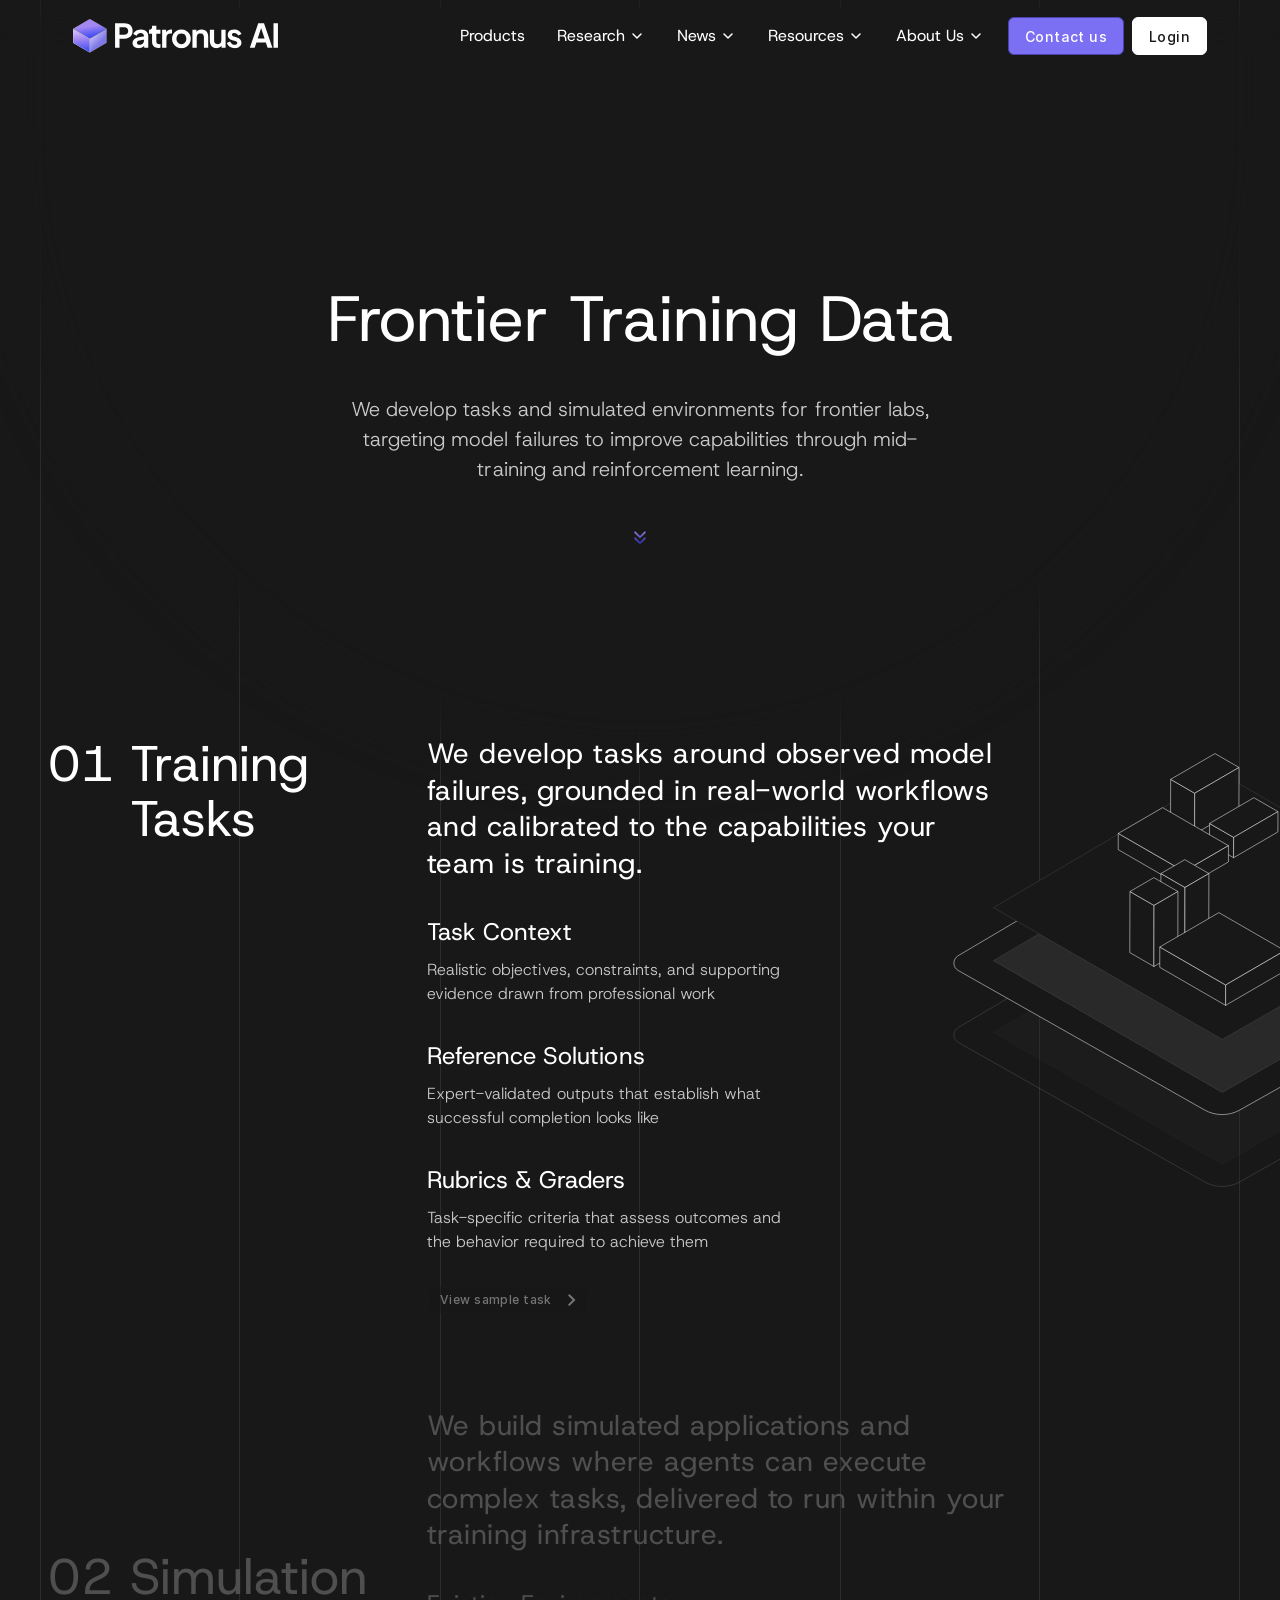
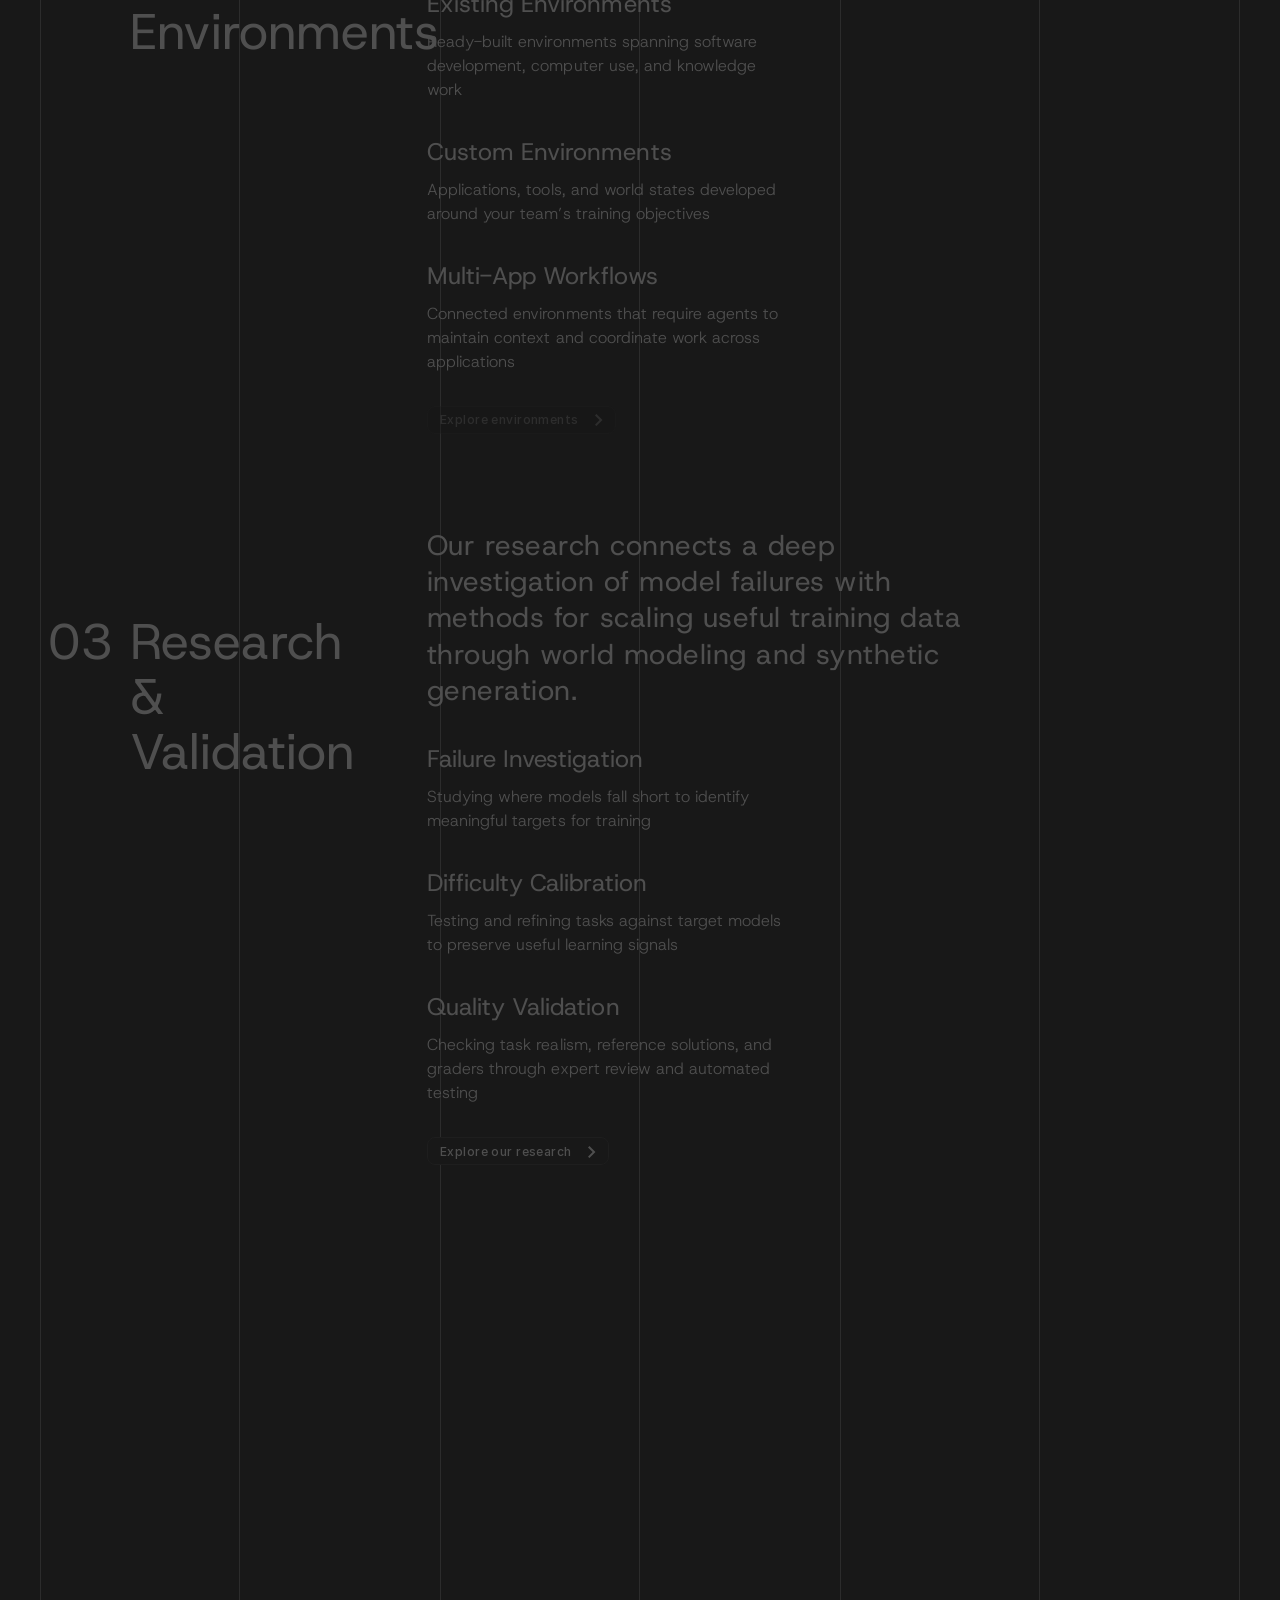
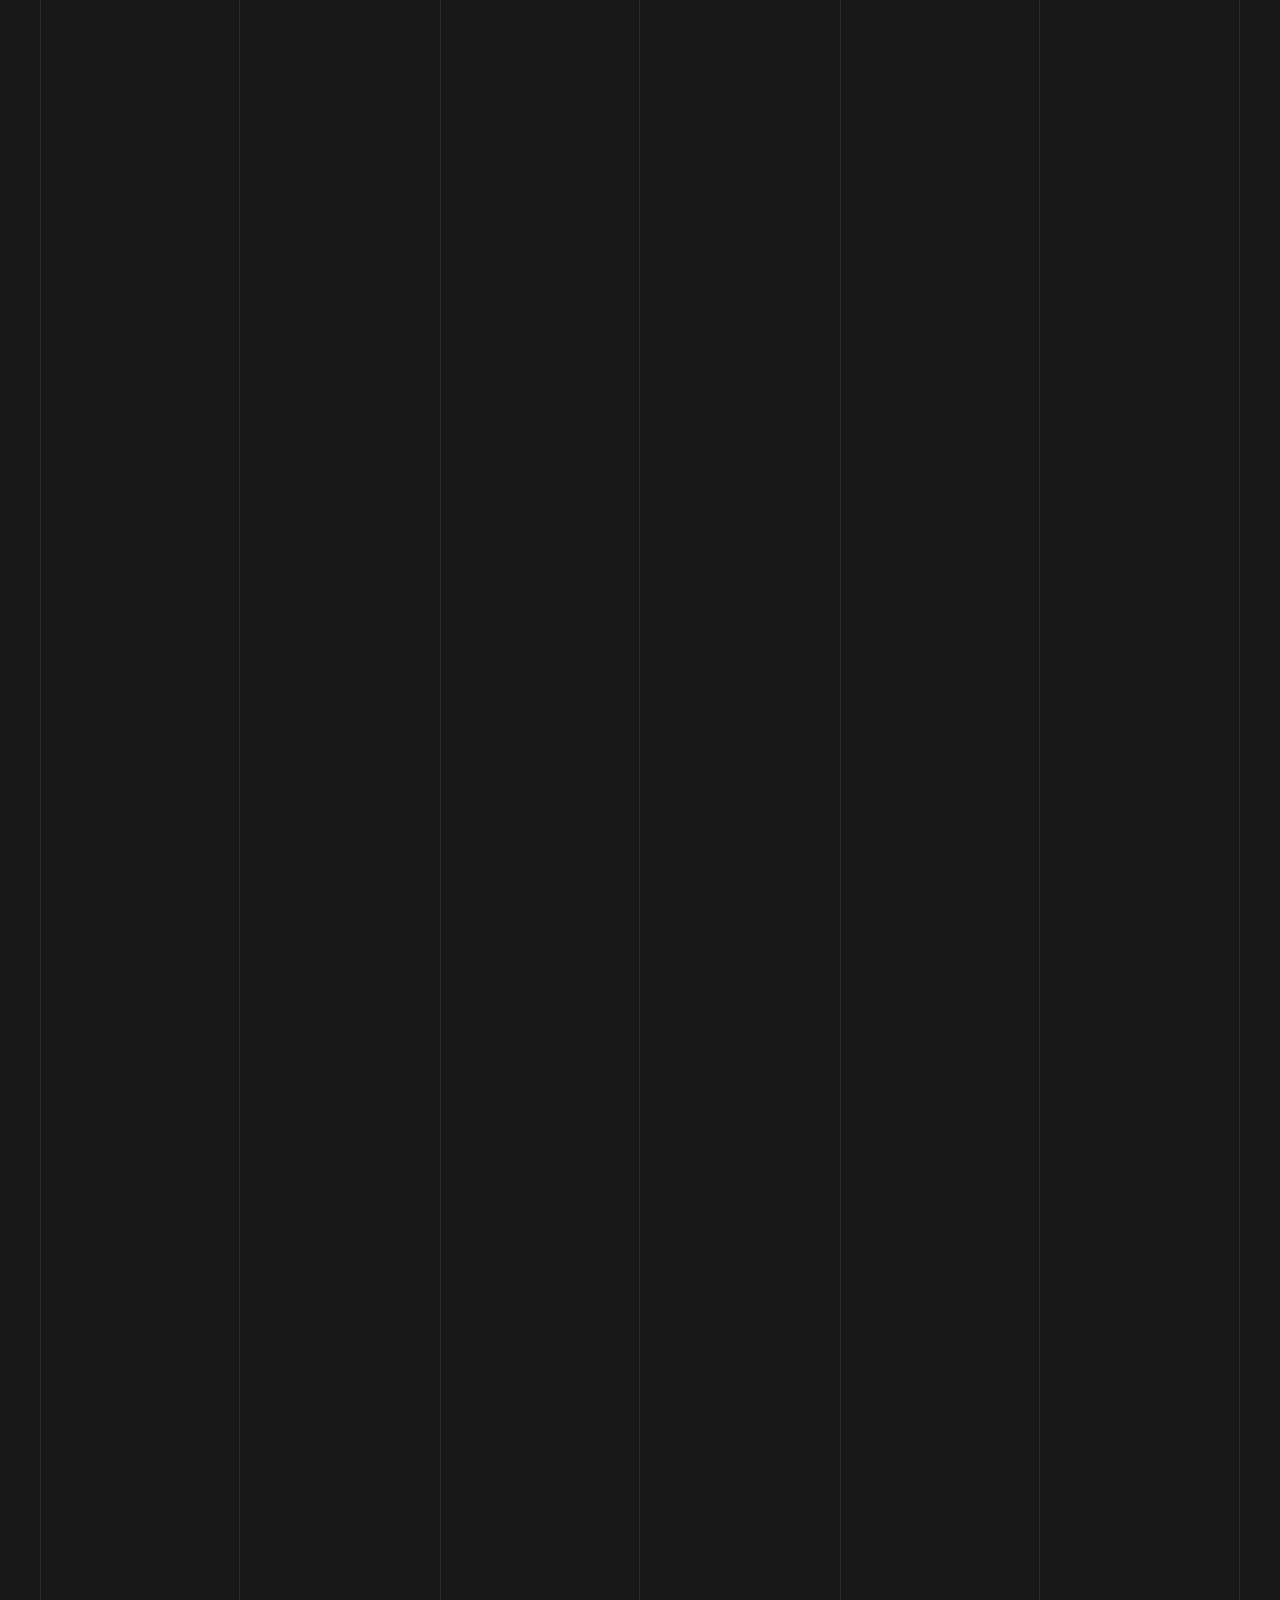
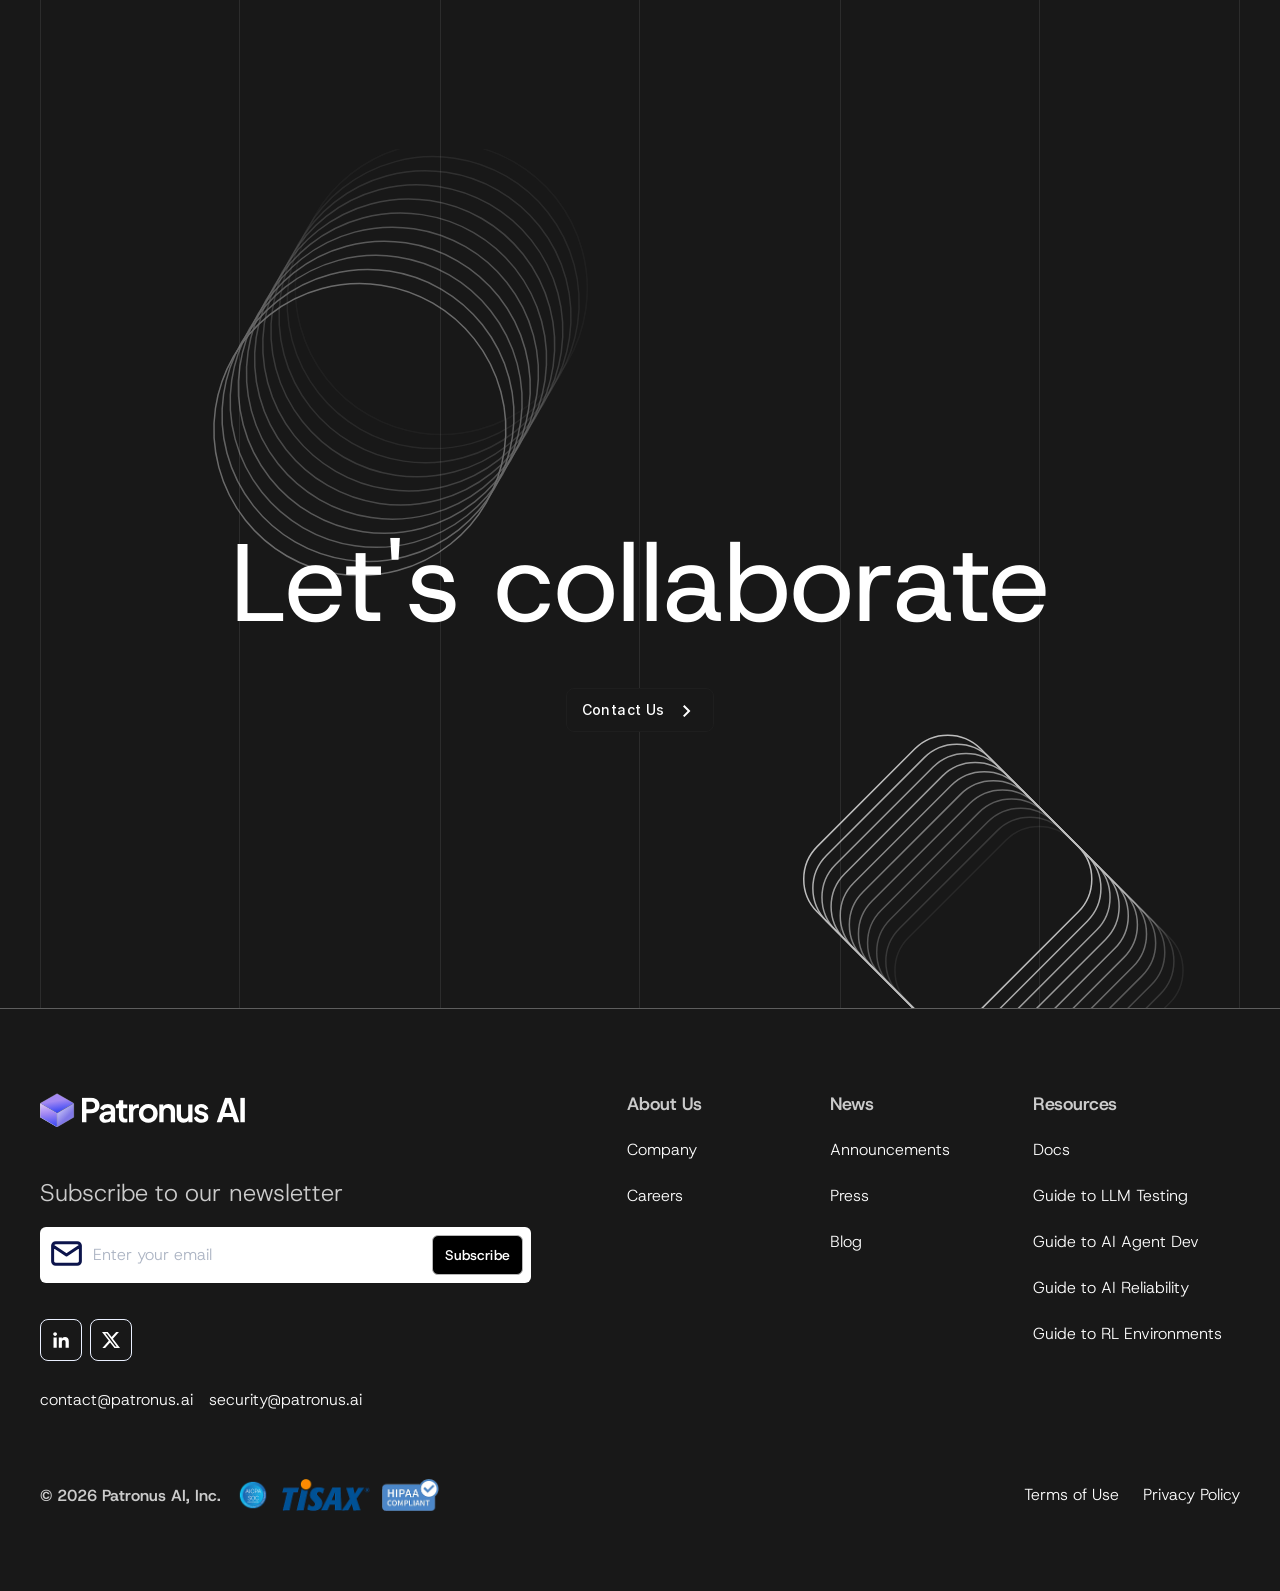
<file: products-revised.html>
<!DOCTYPE html><!-- This site was created in Webflow. https://webflow.com --><!-- Last Published: Thu Sep 03 2026 16:15:39 GMT+0000 (Coordinated Universal Time) --><html data-wf-domain="patronus.ai" data-wf-page="6985a063b36ba42b6c9ee84d" data-wf-site="64e655d42d3be60f582d0472" lang="en"><head><meta charset="utf-8"/><link href="https://cdn.prod.website-files.com" rel="preconnect" crossorigin="anonymous"/><title>Patronus AI | Products — Revised</title><meta content="Patronus AI develops simulation research and infrastructure to accelerate progress toward human-aligned AGI" name="description"/><meta content="Patronus AI | Products" property="og:title"/><meta content="Patronus AI develops simulation research and infrastructure to accelerate progress toward human-aligned AGI" property="og:description"/><meta content="https://cdn.prod.website-files.com/64e655d42d3be60f582d0472/6992fa096513c915db4d3c5d_Opengraph%20(1).png" property="og:image"/><meta content="Patronus AI | Products" name="twitter:title"/><meta content="Patronus AI develops simulation research and infrastructure to accelerate progress toward human-aligned AGI" name="twitter:description"/><meta property="og:type" content="website"/><meta content="summary_large_image" name="twitter:card"/><meta content="width=device-width, initial-scale=1" name="viewport"/><meta content="Webflow" name="generator"/><link href="assets/222bc9fccec14bd2.css?v=2" rel="stylesheet" type="text/css" crossorigin="anonymous"/><link href="https://fonts.googleapis.com" rel="preconnect"/><link href="https://fonts.gstatic.com" rel="preconnect" crossorigin="anonymous"/><script type="text/javascript">!function(o,c){var n=c.documentElement,t=" w-mod-";n.className+=t+"js",("ontouchstart"in o||o.DocumentTouch&&c instanceof DocumentTouch)&&(n.className+=t+"touch")}(window,document);</script><link href="assets/77224d8a7193907e.ico" rel="shortcut icon" type="image/x-icon"/><link href="assets/2bc6f2b3e77ebe8c.png" rel="apple-touch-icon"/><!-- Google Tag Manager -->

<!-- End Google Tag Manager -->


<!-- dataLayer -->

<!-- dataLayer END -->

<link rel="shortcut icon" href="assets/77224d8a7193907e.ico" type="image/x-icon">




<!-- Navbar easing -->
<style>

  .navbar1_component {
    transition: all 0.3s ease;
  }

  .navbar1_logo-name {
    transition: opacity 0.3s ease;
  }
</style>
<link
  rel="stylesheet"
  href="assets/0dffe3fe2f73e29e.css"
/>




<!-- Finsweet Attributes -->
<link href="assets/0dffe3fe2f73e29e.css" rel="stylesheet"/><link href="assets/49c2efef81e36e43.bin" rel="stylesheet"/><style>.product_section-link{display:flex}.wowbutton.is-inactive{opacity:.4;pointer-events:none;cursor:default}</style></head><body class="body_new"><div class="page-wrapper"><div class="global-styles w-embed"><style>

/* Make text look crisper and more legible in all browsers */
body {
  -webkit-font-smoothing: antialiased;
  -moz-osx-font-smoothing: grayscale;
  font-smoothing: antialiased;
  text-rendering: optimizeLegibility;
}

/* Focus state style for keyboard navigation for the focusable elements */
*[tabindex]:focus-visible,
  input[type="file"]:focus-visible {
   outline: 0.125rem solid #4d65ff;
   outline-offset: 0.125rem;
}

/* Get rid of top margin on first element in any rich text element */
.w-richtext > :not(div):first-child, .w-richtext > div:first-child > :first-child {
  margin-top: 0 !important;
}

/* Get rid of bottom margin on last element in any rich text element */
.w-richtext>:last-child, .w-richtext ol li:last-child, .w-richtext ul li:last-child {
	margin-bottom: 0 !important;
}

/* Prevent all click and hover interaction with an element */
.pointer-events-off {
	pointer-events: none;
}

/* Enables all click and hover interaction with an element */
.pointer-events-on {
  pointer-events: auto;
}

/* Create a class of .div-square which maintains a 1:1 dimension of a div */
.div-square::after {
	content: "";
	display: block;
	padding-bottom: 100%;
}

/* Make sure containers never lose their center alignment */
.container-medium,.container-small, .container-large {
	margin-right: auto !important;
  margin-left: auto !important;
}

/* 
Make the following elements inherit typography styles from the parent and not have hardcoded values. 
Important: You will not be able to style for example "All Links" in Designer with this CSS applied.
Uncomment this CSS to use it in the project. Leave this message for future hand-off.
*/
/*
a,
.w-input,
.w-select,
.w-tab-link,
.w-nav-link,
.w-dropdown-btn,
.w-dropdown-toggle,
.w-dropdown-link {
  color: inherit;
  text-decoration: inherit;
  font-size: inherit;
}
*/

/* Apply "..." after 3 lines of text */
.text-style-3lines {
	display: -webkit-box;
	overflow: hidden;
	-webkit-line-clamp: 3;
	-webkit-box-orient: vertical;
}

/* Apply "..." after 2 lines of text */
.text-style-2lines {
	display: -webkit-box;
	overflow: hidden;
	-webkit-line-clamp: 2;
	-webkit-box-orient: vertical;
}
/* Apply "..." after 3 lines of text */
.text-style-3lines {
	display: -webkit-box;
	overflow: hidden;
	-webkit-line-clamp: 3;
	-webkit-box-orient: vertical;
}
/* Apply "..." after 4 lines of text */
.text-style-4lines {
	display: -webkit-box;
	overflow: hidden;
	-webkit-line-clamp: 4;
	-webkit-box-orient: vertical;
}

/* Adds inline flex display */
.display-inlineflex {
  display: inline-flex;
}

/* These classes are never overwritten */
.hide {
  display: none !important;
}

@media screen and (max-width: 991px) {
    .hide, .hide-tablet {
        display: none !important;
    }
}
  @media screen and (max-width: 767px) {
    .hide-mobile-landscape{
      display: none !important;
    }
}
  @media screen and (max-width: 479px) {
    .hide-mobile{
      display: none !important;
    }
}
 
.margin-0 {
  margin: 0rem !important;
}
  
.padding-0 {
  padding: 0rem !important;
}

.spacing-clean {
padding: 0rem !important;
margin: 0rem !important;
}

.margin-top {
  margin-right: 0rem !important;
  margin-bottom: 0rem !important;
  margin-left: 0rem !important;
}

.padding-top {
  padding-right: 0rem !important;
  padding-bottom: 0rem !important;
  padding-left: 0rem !important;
}
  
.margin-right {
  margin-top: 0rem !important;
  margin-bottom: 0rem !important;
  margin-left: 0rem !important;
}

.padding-right {
  padding-top: 0rem !important;
  padding-bottom: 0rem !important;
  padding-left: 0rem !important;
}

.margin-bottom {
  margin-top: 0rem !important;
  margin-right: 0rem !important;
  margin-left: 0rem !important;
}

.padding-bottom {
  padding-top: 0rem !important;
  padding-right: 0rem !important;
  padding-left: 0rem !important;
}

.margin-left {
  margin-top: 0rem !important;
  margin-right: 0rem !important;
  margin-bottom: 0rem !important;
}
  
.padding-left {
  padding-top: 0rem !important;
  padding-right: 0rem !important;
  padding-bottom: 0rem !important;
}
  
.margin-horizontal {
  margin-top: 0rem !important;
  margin-bottom: 0rem !important;
}

.padding-horizontal {
  padding-top: 0rem !important;
  padding-bottom: 0rem !important;
}

.margin-vertical {
  margin-right: 0rem !important;
  margin-left: 0rem !important;
}
  
.padding-vertical {
  padding-right: 0rem !important;
  padding-left: 0rem !important;
}

</style></div><div data-animation="default" class="navbar12_component w-nav" data-easing2="ease" fs-scrolldisable-element="smart-nav" data-easing="ease" data-collapse="medium" data-w-id="034f6c64-4b9b-e791-d5cd-58042d2de78f" role="banner" data-duration="400"><div class="navbar_mobile-bg"></div><div class="navbar_main"><div class="navbar12_container"><a href="./" class="navbar12_logo-link w-nav-brand" target="_top"><img loading="lazy" src="assets/672b753d45d6a6be.svg" alt="" class="navbar12_logo"/><div class="nav_logo-text_wrapper"><img loading="lazy" src="assets/3cb4ebba1288239d.svg" alt="" class="navbar12_logo-text"/></div></a><nav role="navigation" class="navbar12_menu is-page-height-tablet w-nav-menu"><div class="nav_menu-content_wrapper"><div class="navbar12_menu-links"><a href="products/" aria-current="page" class="navbar12_dropdown-toggle w--current" target="_top">Products</a><div data-delay="200" data-hover="true" data-w-id="034f6c64-4b9b-e791-d5cd-58042d2de799" class="navbar12_menu-dropdown hide w-dropdown"><div class="navbar12_dropdown-toggle w-dropdown-toggle"><div>Product</div><img loading="lazy" src="assets/aa61666945023c9a.svg" alt="" class="dropdown-chevron"/></div><nav class="navbar_dropdown-wrapper w-dropdown-list"><div class="navbar12_dropdown-list is-product"><div class="navbar12_dropdown-content product"><div class="navbar12_dropdown-column"><div class="margin-bottom margin-small hide-tablet"><h4 class="text-size-small text-weight-normal">Product</h4></div><div class="navbar12_dropdown-link-list"><a href="https://patronus.ai/product/features" class="navbar12_dropdown-link is-icon w-inline-block" rel="noopener noreferrer" target="_blank"><div class="navbar12_icon-wrapper"><div class="icon-embed-custom w-embed"><svg xmlns="http://www.w3.org/2000/svg" width="100%" height="100%" viewBox="0 0 26 26" fill="none" preserveAspectRatio="xMidYMid meet" aria-hidden="true" role="img">
<path d="M14.5 9.25H19M16.75 7V11.5M7 7.75C7 7.55109 7.07902 7.36032 7.21967 7.21967C7.36032 7.07902 7.55109 7 7.75 7H10.75C10.9489 7 11.1397 7.07902 11.2803 7.21967C11.421 7.36032 11.5 7.55109 11.5 7.75V10.75C11.5 10.9489 11.421 11.1397 11.2803 11.2803C11.1397 11.421 10.9489 11.5 10.75 11.5H7.75C7.55109 11.5 7.36032 11.421 7.21967 11.2803C7.07902 11.1397 7 10.9489 7 10.75V7.75ZM7 15.25C7 15.0511 7.07902 14.8603 7.21967 14.7197C7.36032 14.579 7.55109 14.5 7.75 14.5H10.75C10.9489 14.5 11.1397 14.579 11.2803 14.7197C11.421 14.8603 11.5 15.0511 11.5 15.25V18.25C11.5 18.4489 11.421 18.6397 11.2803 18.7803C11.1397 18.921 10.9489 19 10.75 19H7.75C7.55109 19 7.36032 18.921 7.21967 18.7803C7.07902 18.6397 7 18.4489 7 18.25V15.25ZM14.5 15.25C14.5 15.0511 14.579 14.8603 14.7197 14.7197C14.8603 14.579 15.0511 14.5 15.25 14.5H18.25C18.4489 14.5 18.6397 14.579 18.7803 14.7197C18.921 14.8603 19 15.0511 19 15.25V18.25C19 18.4489 18.921 18.6397 18.7803 18.7803C18.6397 18.921 18.4489 19 18.25 19H15.25C15.0511 19 14.8603 18.921 14.7197 18.7803C14.579 18.6397 14.5 18.4489 14.5 18.25V15.25Z" stroke="currentColor" stroke-linecap="round" stroke-linejoin="round"/>
</svg></div></div><div class="navbar12_text-wrapper"><div>Core Platform</div></div></a><a href="https://patronus.ai/percival" class="navbar12_dropdown-link is-icon w-inline-block" rel="noopener noreferrer" target="_blank"><div class="navbar12_icon-wrapper"><div class="icon-embed-custom w-embed"><svg xmlns="http://www.w3.org/2000/svg" width="100%" height="100%" viewBox="0 0 26 26" fill="none" preserveAspectRatio="xMidYMid meet" aria-hidden="true" role="img">
<path d="M18.77 15.88C18.77 18.1507 17.0919 20.0001 15.0327 20.0001H10.938C8.87895 19.9999 7.20361 18.1505 7.20361 15.88V14.3829C7.55599 14.4404 7.87015 14.4888 8.1626 14.5343V15.88C8.1626 17.6236 9.40634 19.0419 10.938 19.0421H15.0327C16.5645 19.0421 17.811 17.6237 17.811 15.88V14.5343C17.8206 14.5319 17.8403 14.5294 17.8403 14.5294L17.9331 14.5128C18.192 14.4721 18.4536 14.4309 18.7124 14.3878C18.7316 14.3854 18.7508 14.3828 18.77 14.3781V15.88ZM10.9604 14.9318C11.2002 14.9318 11.397 15.1288 11.397 15.3683V16.547C11.3968 16.7863 11.2 16.9825 10.9604 16.9825C10.7209 16.9825 10.5241 16.7863 10.5239 16.547V15.3683C10.5239 15.1288 10.7208 14.9318 10.9604 14.9318ZM15.0112 14.9318C15.2508 14.9319 15.4468 15.1289 15.4468 15.3683V16.547C15.4466 16.7862 15.2507 16.9824 15.0112 16.9825C14.7716 16.9825 14.5749 16.7863 14.5747 16.547V15.3683C14.5747 15.1288 14.7715 14.9318 15.0112 14.9318ZM12.9888 9.43958C13.1732 9.43958 13.3579 9.46847 13.5327 9.51868L13.5591 9.52649H13.562C13.8233 9.60551 14.0799 9.68477 14.3315 9.76379C14.7246 9.88593 15.1252 10.02 15.5278 10.1613C15.7962 10.257 16.0648 10.3551 16.3188 10.4532L16.3335 10.4601L16.4839 10.5177C16.8578 10.6662 17.1934 10.808 17.5122 10.9493C17.8477 11.0954 18.1884 11.2555 18.5239 11.4279C18.6702 11.4997 18.8147 11.5739 18.9585 11.6505C18.9718 11.6573 18.9909 11.6745 18.9937 11.6769C19.0056 11.6889 19.0127 11.7035 19.0151 11.7179L19.1401 13.4015C19.1425 13.4278 19.0947 13.4784 19.0132 13.4904C18.9317 13.5047 18.8525 13.517 18.771 13.5314C18.4498 13.5841 18.1284 13.6368 17.812 13.6847C17.7282 13.6967 17.6439 13.7079 17.5601 13.7198C17.1576 13.7845 16.7528 13.8445 16.3599 13.8995L16.0933 13.9357L15.564 14.0079C15.1612 14.0606 14.7603 14.1104 14.3647 14.1583L13.8257 14.2228C13.7419 14.2323 13.658 14.24 13.5718 14.2472C13.3848 14.2616 13.1949 14.2687 12.9888 14.2687C12.7828 14.2687 12.5911 14.2615 12.4019 14.2472C12.3181 14.24 12.2317 14.2323 12.1479 14.2228L11.9702 14.2013C11.8504 14.1869 11.7303 14.1751 11.6128 14.1583C11.2126 14.1104 10.8123 14.0606 10.4097 14.0079L10.3159 13.9952C10.0788 13.9641 9.84158 13.9311 9.60205 13.8976C9.20411 13.8401 8.80317 13.7821 8.40283 13.7198C8.32391 13.7079 8.2425 13.6966 8.16357 13.6847C7.85199 13.6368 7.53774 13.5865 7.20459 13.5314C7.1255 13.517 7.04389 13.5047 6.9624 13.4904C6.8737 13.4784 6.83252 13.4254 6.83252 13.4015L6.95752 11.715C6.96002 11.7054 6.96776 11.6914 6.98193 11.6749C6.99145 11.6678 7.00288 11.6576 7.01709 11.6505C7.15848 11.5739 7.30255 11.4997 7.44873 11.4279C7.77715 11.2626 8.11072 11.1047 8.44873 10.9562C8.83933 10.7814 9.2419 10.6138 9.64209 10.4581C9.85778 10.3767 10.1458 10.269 10.4478 10.1613C10.8481 10.0199 11.2513 9.88595 11.6421 9.76379C11.9033 9.68238 12.1672 9.60063 12.438 9.52161L12.481 9.50989H12.4829C12.6435 9.4644 12.8138 9.43959 12.9888 9.43958ZM6.14404 11.4738H6.15186L6.00732 13.5861H6.00049C5.56899 13.5573 5.24321 13.1782 5.27197 12.7423L5.30811 12.2521L5.30518 12.254C5.33398 11.8182 5.71265 11.4451 6.14404 11.4738ZM19.8257 11.4708C20.2572 11.4421 20.6358 11.8161 20.6646 12.2521L20.6987 12.7404C20.7299 13.1761 20.4015 13.5551 19.9702 13.5841H19.9624L19.8188 11.4708H19.8257ZM12.9868 10.2755C12.8286 10.2755 12.6725 10.2998 12.5239 10.3429C12.4785 10.3596 12.4307 10.3696 12.3853 10.3839V13.296C12.3853 13.3583 12.4352 13.4133 12.4976 13.4181C12.6606 13.4301 12.8262 13.4357 12.9868 13.4357C13.1473 13.4357 13.3102 13.4301 13.4731 13.4181C13.5379 13.4133 13.5854 13.3607 13.5854 13.296V10.3859C13.54 10.3692 13.4922 10.3596 13.4468 10.3429C13.2982 10.2998 13.1449 10.2755 12.9868 10.2755ZM11.4263 10.6779C11.0955 10.7856 10.776 10.8958 10.4644 11.006C10.4166 11.0251 10.3853 11.071 10.3853 11.1212V13.0616C10.3853 13.1214 10.431 13.1744 10.4907 13.1818C10.8143 13.2249 11.1338 13.2626 11.4526 13.3009C11.5243 13.3103 11.5862 13.2533 11.5864 13.1818V10.7931C11.5863 10.7119 11.5052 10.6519 11.4263 10.6779ZM14.5444 10.6808C14.4654 10.6547 14.3843 10.7147 14.3843 10.796V13.1818C14.3845 13.2533 14.4464 13.3102 14.5181 13.3009C14.8369 13.265 15.1588 13.2243 15.48 13.1788C15.5398 13.1715 15.5854 13.1185 15.5854 13.0587V11.1212C15.5854 11.0686 15.5542 11.0228 15.5063 11.006C15.1971 10.8958 14.8776 10.7886 14.5444 10.6808ZM16.5513 11.4044C16.4722 11.3733 16.3833 11.4305 16.3833 11.5167V12.923C16.3835 12.9971 16.4488 13.0541 16.5229 13.0421C16.8415 12.9943 17.1624 12.9464 17.481 12.8986C17.5409 12.889 17.5845 12.8383 17.5845 12.7784V11.924C17.5845 11.876 17.5554 11.8328 17.5122 11.8136C17.2031 11.6723 16.8819 11.5361 16.5513 11.4044ZM9.40479 11.4093C9.07413 11.5434 8.75295 11.6796 8.44385 11.8185C8.39831 11.8376 8.37158 11.8809 8.37158 11.9288V12.7745C8.37179 12.8342 8.41531 12.8841 8.4751 12.8937C8.7962 12.944 9.11493 12.9917 9.43604 13.0372C9.51026 13.0492 9.57553 12.9922 9.57568 12.9181H9.57275V11.5216C9.57275 11.4354 9.48389 11.3782 9.40479 11.4093ZM12.9888 6.00012C13.2282 6.00025 13.4251 6.19641 13.4253 6.43567V7.00891C14.9401 7.11439 16.3517 7.7488 17.4351 8.83118C17.9433 9.33657 18.3558 9.9168 18.6626 10.5587C18.3414 10.4006 18.0034 10.2443 17.6558 10.0958C17.3897 9.98088 17.1064 9.8639 16.7925 9.73938C16.6824 9.69635 16.5725 9.65545 16.4624 9.61243L16.4478 9.60754C16.232 9.52611 15.9991 9.43924 15.7378 9.34583L15.7114 9.33704C15.6924 9.33226 15.6709 9.32505 15.6519 9.31555C15.3858 9.22454 15.1701 9.15215 14.9663 9.08508C14.7937 9.0276 14.6164 8.9722 14.439 8.91711C14.2184 8.85005 13.9954 8.78301 13.77 8.71594C13.7197 8.70158 13.6738 8.68743 13.6235 8.67786C13.4223 8.62762 13.2067 8.6017 12.9888 8.60168C12.7706 8.60168 12.5518 8.62809 12.3433 8.68079C12.3004 8.68798 12.2528 8.70208 12.2075 8.71399C11.9775 8.78343 11.7518 8.85061 11.5337 8.92004C11.1573 9.03501 10.7615 9.16465 10.3276 9.31555C10.0424 9.41374 9.76628 9.5137 9.51221 9.6095C9.39971 9.65493 9.28735 9.69829 9.17725 9.74133C9.09095 9.77247 8.99934 9.81087 8.91064 9.8468L8.83447 9.87805C8.67146 9.94272 8.49837 10.0145 8.3042 10.1007C8.27553 10.1126 8.24443 10.1268 8.21338 10.1388L8.19678 10.1486L8.16553 10.1603L8.16748 10.1632C7.94712 10.2613 7.73872 10.3571 7.53271 10.4552C7.46082 10.4887 7.3863 10.5248 7.31201 10.5607C8.29487 8.51039 10.2893 7.1671 12.5522 7.01379V6.43567C12.5525 6.19634 12.7492 6.00012 12.9888 6.00012Z" fill="currentColor"/>
</svg></div></div><div class="navbar12_text-wrapper"><div>Percival</div></div></a><a href="https://patronus.ai/rl-environments" class="navbar12_dropdown-link is-icon w-inline-block" rel="noopener noreferrer" target="_blank"><div class="navbar12_icon-wrapper"><div class="icon-embed-custom w-embed"><svg xmlns="http://www.w3.org/2000/svg" width="100%" height="100%" viewBox="0 0 26 26" fill="none" preserveAspectRatio="xMidYMid meet" aria-hidden="true" role="img">
<path d="M19.5156 8.72369C20.8878 8.72389 22 9.8368 22 11.209V14.7911C21.9999 16.1632 20.8878 17.2753 19.5156 17.2755H6.48535C5.11306 17.2755 4.00012 16.1633 4 14.7911V11.209C4 9.83668 5.11299 8.72369 6.48535 8.72369H19.5156ZM8.46582 10.7969C8.04487 10.7969 7.66828 10.8996 7.33594 11.1046C7.00363 11.3039 6.7375 11.5779 6.53809 11.9268C6.3442 12.2758 6.24707 12.6776 6.24707 13.1319C6.24707 13.5751 6.3442 13.9769 6.53809 14.337C6.73196 14.6914 7.00037 14.9742 7.34375 15.1846C7.69263 15.3895 8.09151 15.4922 8.54004 15.4922C8.84472 15.4922 9.12506 15.4448 9.37988 15.3506C9.64022 15.2509 9.86213 15.1174 10.0449 14.9512C10.233 14.7796 10.3714 14.5883 10.46 14.378L9.69531 14.004C9.58453 14.1978 9.43215 14.3557 9.23828 14.4776C9.04993 14.5995 8.82027 14.6612 8.54883 14.6612C8.28292 14.6612 8.04449 14.5972 7.83398 14.4698C7.62908 14.3424 7.46885 14.1646 7.35254 13.9376C7.27639 13.7814 7.2353 13.6069 7.22461 13.4141H10.5684C10.5849 13.3477 10.596 13.2757 10.6016 13.1983C10.6071 13.1208 10.6094 13.0457 10.6094 12.9737C10.6093 12.6802 10.5596 12.4029 10.46 12.1426C10.3658 11.8825 10.2276 11.6525 10.0449 11.4532C9.86211 11.2482 9.637 11.0881 9.37109 10.9717C9.10526 10.8555 8.80362 10.7969 8.46582 10.7969ZM16.9541 15.3926H17.8105L19.5801 10.8965H18.5498L17.3818 14.0547L16.2148 10.8965H15.1934L16.9541 15.3926ZM13.3623 10.7969C13.0411 10.797 12.7583 10.872 12.5146 11.0215C12.3386 11.1257 12.1975 11.266 12.0908 11.4424V10.8965H11.1943V15.3917H12.1328V12.7413C12.1328 12.5197 12.1747 12.3287 12.2578 12.168C12.3409 12.0075 12.457 11.8859 12.6064 11.8028C12.7615 11.7142 12.936 11.669 13.1299 11.669C13.3238 11.669 13.4959 11.7142 13.6455 11.8028C13.8004 11.8859 13.9199 12.0075 14.0029 12.168C14.0859 12.3231 14.1269 12.5143 14.127 12.7413V15.3917H15.0576V12.4922C15.0576 12.1599 14.9858 11.8662 14.8418 11.6114C14.6978 11.3566 14.498 11.1568 14.2432 11.0128C13.9884 10.8688 13.6946 10.7969 13.3623 10.7969ZM8.46582 11.586C8.71507 11.586 8.93147 11.65 9.11426 11.7774C9.30245 11.8992 9.4407 12.0683 9.5293 12.2842C9.58207 12.4022 9.60845 12.53 9.61426 12.6671H7.24707C7.2683 12.5367 7.30258 12.4175 7.35254 12.3096C7.45777 12.077 7.60694 11.8993 7.80078 11.7774C7.99467 11.65 8.21653 11.586 8.46582 11.586Z" fill="currentColor"/>
</svg></div></div><div class="navbar12_text-wrapper"><div>RL Envs</div></div></a></div></div><img loading="lazy" src="assets/d8b6cc65038e7b00.svg" alt="" class="nav_img"/></div></div></nav></div><div data-delay="200" data-hover="true" data-w-id="034f6c64-4b9b-e791-d5cd-58042d2de7b9" class="navbar12_menu-dropdown hide w-dropdown"><div class="navbar12_dropdown-toggle w-dropdown-toggle"><div>Use Cases</div><img loading="lazy" src="assets/aa61666945023c9a.svg" alt="" class="dropdown-chevron"/></div><nav class="navbar_dropdown-wrapper w-dropdown-list"><div class="navbar12_dropdown-list is-usecases"><div class="navbar12_dropdown-content usecases"><div class="navbar12_dropdown-column"><div class="margin-bottom margin-small hide-tablet"><h4 class="text-size-small text-weight-normal text-color-white">Use Cases</h4></div><div class="navbar12_dropdown-link-list use-cases"><a href="https://patronus.ai/case-studies" class="navbar12_dropdown-link w-inline-block" rel="noopener noreferrer" target="_blank"><div class="navbar12_text-wrapper"><div>Case Studies</div></div></a><a href="https://patronus.ai/customer-service" class="navbar12_dropdown-link w-inline-block" rel="noopener noreferrer" target="_blank"><div class="navbar12_text-wrapper"><div>Customer Services</div></div></a><a href="https://patronus.ai/databricks" class="navbar12_dropdown-link w-inline-block" rel="noopener noreferrer" target="_blank"><div class="navbar12_text-wrapper"><div>Databricks</div></div></a><a href="https://patronus.ai/data-science-coding" class="navbar12_dropdown-link w-inline-block" rel="noopener noreferrer" target="_blank"><div class="navbar12_text-wrapper"><div>Data Science + Coding</div></div></a><a href="https://patronus.ai/finance-service" class="navbar12_dropdown-link w-inline-block" rel="noopener noreferrer" target="_blank"><div class="navbar12_text-wrapper"><div>Finacial Services</div></div></a><a href="https://patronus.ai/agents" class="navbar12_dropdown-link w-inline-block" rel="noopener noreferrer" target="_blank"><div class="navbar12_text-wrapper"><div>Agents</div></div></a></div></div><img loading="lazy" src="assets/7dcaf23141f3a5e7.svg" alt="" class="nav_img hide-tablet"/></div></div></nav></div><div data-delay="200" data-hover="true" data-w-id="034f6c64-4b9b-e791-d5cd-58042d2de7df" class="navbar12_menu-dropdown w-dropdown"><div class="navbar12_dropdown-toggle w-dropdown-toggle"><div>Research</div><img loading="lazy" src="assets/aa61666945023c9a.svg" alt="" class="dropdown-chevron"/></div><nav class="navbar_dropdown-wrapper research w-dropdown-list"><div class="navbar12_dropdown-list"><div class="navbar12_dropdown-content news"><div class="navbar12_dropdown-column research"><div class="navbar12_dropdown-link-list news"><a href="research/" class="navbar12_dropdown-link w-inline-block" target="_top"><div class="navbar12_text-wrapper"><div>Research Hub</div></div></a><a href="https://patronus.ai/research-insights" class="navbar12_dropdown-link w-inline-block" rel="noopener noreferrer" target="_blank"><div class="navbar12_text-wrapper"><div>Research Insights</div></div></a></div></div></div></div></nav></div><div data-delay="200" data-hover="true" data-w-id="fc3eba5e-397e-2760-fadd-09dc4ad4d7ae" class="navbar12_menu-dropdown w-dropdown"><div class="navbar12_dropdown-toggle w-dropdown-toggle"><div>News</div><img loading="lazy" src="assets/aa61666945023c9a.svg" alt="" class="dropdown-chevron"/></div><nav class="navbar_dropdown-wrapper w-dropdown-list"><div class="navbar12_dropdown-list news"><div class="navbar12_dropdown-content news"><div class="navbar12_dropdown-column news"><div class="margin-bottom margin-small hide-tablet"><h4 class="text-size-small text-weight-normal text-color-white">News</h4></div><div class="navbar12_dropdown-link-list news"><a href="https://patronus.ai/announcements" class="navbar12_dropdown-link w-inline-block" rel="noopener noreferrer" target="_blank"><div class="navbar12_text-wrapper"><div>Announcements</div></div></a><a href="https://patronus.ai/press" class="navbar12_dropdown-link w-inline-block" rel="noopener noreferrer" target="_blank"><div class="navbar12_text-wrapper"><div>Press</div></div></a><a href="https://patronus.ai/blog" class="navbar12_dropdown-link w-inline-block" rel="noopener noreferrer" target="_blank"><div class="navbar12_text-wrapper"><div>Blogs</div></div></a></div></div><img loading="lazy" src="assets/645baa6e91568c3b.png" alt="" class="nav_img"/></div></div></nav></div><div data-delay="200" data-hover="true" data-w-id="034f6c64-4b9b-e791-d5cd-58042d2de7f9" class="navbar12_menu-dropdown w-dropdown"><div class="navbar12_dropdown-toggle w-dropdown-toggle"><div>Resources</div><img loading="lazy" src="assets/aa61666945023c9a.svg" alt="" class="dropdown-chevron"/></div><nav class="navbar_dropdown-wrapper w-dropdown-list"><div class="navbar12_dropdown-list resources"><div class="navbar12_dropdown-content resources"><div class="navbar12_dropdown-column resources"><div class="margin-bottom margin-small hide-tablet"><h4 class="text-size-small text-weight-normal text-color-white">Resources</h4></div><div class="margin-bottom margin-small is-nomargin_tablet"><div class="navbar12_dropdown-link-list news"><a href="https://docs.patronus.ai/docs" class="navbar12_dropdown-link w-inline-block" rel="noopener noreferrer" target="_blank"><div class="navbar12_text-wrapper"><div>Docs</div></div></a></div></div><div class="margin-bottom margin-small hide-tablet"><h4 class="text-size-small text-weight-normal text-color-white">Guide</h4></div><div class="navbar12_dropdown-link-list resources"><a href="https://patronus.ai/ai-reliability" class="navbar12_dropdown-link w-inline-block" rel="noopener noreferrer" target="_blank"><div class="navbar12_text-wrapper"><div>AI Reliability</div></div></a><a href="https://patronus.ai/llm-testing" class="navbar12_dropdown-link w-inline-block" rel="noopener noreferrer" target="_blank"><div class="navbar12_text-wrapper"><div>LLM Testing</div></div></a><a href="https://patronus.ai/guide-to-rl-environments" class="navbar12_dropdown-link w-inline-block" rel="noopener noreferrer" target="_blank"><div class="navbar12_text-wrapper"><div>RL Environments</div></div></a><a href="https://patronus.ai/ai-agent-development" class="navbar12_dropdown-link w-inline-block" rel="noopener noreferrer" target="_blank"><div class="navbar12_text-wrapper"><div>AI Development Agents</div></div></a><a href="https://patronus.ai/ai-world-models" class="navbar12_dropdown-link w-inline-block" rel="noopener noreferrer" target="_blank"><div class="navbar12_text-wrapper"><div>AI World Models</div></div></a></div></div><img loading="lazy" src="assets/bc1946b292527efd.svg" alt="" class="nav_resources"/></div></div></nav></div><div data-delay="200" data-hover="true" data-w-id="034f6c64-4b9b-e791-d5cd-58042d2de813" class="navbar12_menu-dropdown w-dropdown"><div class="navbar12_dropdown-toggle w-dropdown-toggle"><div>About Us</div><img loading="lazy" src="assets/aa61666945023c9a.svg" alt="" class="dropdown-chevron"/></div><nav class="navbar_dropdown-wrapper w-dropdown-list"><div class="navbar12_dropdown-list about"><div class="navbar12_dropdown-content about"><div class="navbar12_dropdown-column about"><div class="margin-bottom margin-small hide-tablet"><h4 class="text-size-small text-weight-normal text-color-white">About Us</h4></div><div class="navbar12_dropdown-link-list news"><a href="https://patronus.ai/company" class="navbar12_dropdown-link w-inline-block" rel="noopener noreferrer" target="_blank"><div class="navbar12_text-wrapper"><div>Company</div></div></a><a href="https://patronus.ai/join" class="navbar12_dropdown-link w-inline-block" rel="noopener noreferrer" target="_blank"><div class="navbar12_text-wrapper"><div>Join Us</div></div></a><a href="#" class="navbar12_dropdown-link hide w-inline-block"><div class="navbar12_text-wrapper"><div>Pricing</div></div></a></div></div><img loading="lazy" src="assets/f05b11e9067b008e.png" alt="" class="nav_about"/></div></div></nav></div><a href="https://docs.patronus.ai/docs" class="navbar12_dropdown-toggle show-tablet" rel="noopener noreferrer" target="_blank">Docs</a></div><div class="navbar-mobile_menu-buttons"><div class="navbar_mobile-buttons"><a href="https://patronus.ai/book-a-call" class="wow_button mobile-nav w-button" rel="noopener noreferrer" target="_blank">Contact us</a><a href="http://app.patronus.ai" class="wow_button is-secondary w-button" rel="noopener noreferrer" target="_blank">Login in App</a></div><a fs-mirrorclick-element="trigger" href="#" class="navbar_mobile-close w-button">Close</a></div></div><div class="navbar12_menu-buttons hide-tablet"><a href="https://patronus.ai/book-a-call" class="wow_button w-button" rel="noopener noreferrer" target="_blank">Contact us</a><a href="http://app.patronus.ai" class="wow_button is-secondary w-button" rel="noopener noreferrer" target="_blank">Login</a></div></nav><div class="navbar12_menu-button w-nav-button"><div class="menu-icon1-2"><div class="menu-icon1_line-top-2"></div><div class="menu-icon1_line-middle-2"><div class="menu-icon1_line-middle-inner"></div></div><div class="menu-icon1_line-bottom-2"></div></div></div></div></div></div><div class="main-wrapper is-nohidden"><header class="section_product-hero" data-compare-section="hero"><div class="padding-global"><div class="container-large"><div class="product_hero-component"><div class="research_hero-header"><h1 class="heading-style-h1 is-new text-align-center">Frontier Training Data</h1><div class="hide w-embed"><style>
.product_hero-label {
  border: 1.31px solid transparent;
  border-radius: 130.74px;
  background: 
    linear-gradient(#181818, #181818) padding-box,
    linear-gradient(270deg, rgba(193, 193, 193, 0.25) 5.48%, rgba(84, 82, 82, 0.25) 89.9%) border-box;
}
</style></div></div><div class="max-width-608"><p class="text-size-20 text-align-center">We develop tasks and simulated environments for frontier labs, targeting model failures to improve capabilities through mid-training and reinforcement learning.</p></div></div><div class="wowheader_bg-shape"></div><div data-wf--header_chevron-icon_wrapper--variant="is-44" class="header_chevron-wrapper w-variant-4f1e648c-ad75-cc6d-5ab6-fc96f575fd51"><img loading="lazy" src="assets/cf3852417ab5840e.svg" alt="" class="hero_chevron-img is-relative"/><img loading="lazy" src="assets/cf3852417ab5840e.svg" alt="" class="hero_chevron-img is-absolute"/></div></div></div></header><div class="section_product-steps" data-compare-section="steps"><div class="padding-global"><div class="container-large"><div class="product_steps-component"><div class="product_steps-grid"><div class="product_steps-column_numbers"><div id="number_1" class="product_steps-grid_column-numbers is-1"><div class="heading-style-h2 wow">01 </div><div class="heading-style-h2 wow">Training Tasks</div></div><div id="number_2" class="product_steps-grid_column-numbers is-2"><div class="heading-style-h2 wow">02 </div><div class="heading-style-h2 wow">Simulation Environments</div></div><div id="number_3" class="product_steps-grid_column-numbers is-3 w-node-ad807996-7023-ed47-09ff-bc9fac3b920f-6c9ee84d"><div class="heading-style-h2 wow">03 </div><div class="heading-style-h2 wow">Research &amp; Validation</div></div></div><div class="product_steps-column_text"><div id="text_1" class="product_steps-grid_column-content is-1 w-node-e90667b0-bd79-2893-6895-93414c154a2b-6c9ee84d"><p class="heading-style-h4 wow text-color-white">We develop tasks around observed model failures, grounded in real-world workflows and calibrated to the capabilities your team is training.</p><div class="steps_child-grid is-3_col"><div class="step_child-insight"><div class="step_insight-child_text"><div class="text-size-24 text-weight-normal text-color-white">Task Context</div><p class="text-size-16">Realistic objectives, constraints, and supporting evidence drawn from professional work</p></div></div><div class="step_child-insight"><div class="step_insight-child_text"><div class="text-size-24 text-weight-normal text-color-white">Reference Solutions</div><p class="text-size-16">Expert-validated outputs that establish what successful completion looks like</p></div></div><div class="step_child-insight"><div class="step_insight-child_text"><div class="text-size-24 text-weight-normal text-color-white">Rubrics &amp; Graders</div><p class="text-size-16">Task-specific criteria that assess outcomes and the behavior required to achieve them</p></div></div></div><div class="product_section-link"><a class="wowbutton explore w-inline-block is-inactive" aria-disabled="true" role="link"><div>View sample task</div><div class="rl-cta-icon w-embed"><svg
  width="8"
  height="13"
  viewBox="0 0 8 13"
  fill="none"
  xmlns="http://www.w3.org/2000/svg"
>
  <path
    d="M1.42093 0L0 1.42093L4.6155 6.04651L0 10.6721L1.42093 12.093L7.46744 6.04651L1.42093 0Z"
    fill="currentColor"
  />
</svg></div></a></div></div><div id="text_2" class="product_steps-grid_column-content is-2 w-node-_2402e12f-d5af-8430-726f-deb32fe33af1-6c9ee84d"><p class="heading-style-h4 wow text-color-white">We build simulated applications and workflows where agents can execute complex tasks, delivered to run within your training infrastructure.</p><div class="steps_child-grid is-3_col"><div class="step_child-insight"><div class="step_insight-child_text"><div class="text-size-24 text-weight-normal text-color-white">Existing Environments</div><p class="text-size-16">Ready-built environments spanning software development, computer use, and knowledge work</p></div></div><div class="step_child-insight"><div class="step_insight-child_text"><div class="text-size-24 text-weight-normal text-color-white">Custom Environments</div><p class="text-size-16">Applications, tools, and world states developed around your team’s training objectives</p></div></div><div class="step_child-insight"><div class="step_insight-child_text"><div class="text-size-24 text-weight-normal text-color-white">Multi-App Workflows</div><p class="text-size-16">Connected environments that require agents to maintain context and coordinate work across applications</p></div></div></div><div class="product_section-link"><a class="wowbutton explore w-inline-block is-inactive" aria-disabled="true" role="link"><div>Explore environments</div><div class="rl-cta-icon w-embed"><svg
  width="8"
  height="13"
  viewBox="0 0 8 13"
  fill="none"
  xmlns="http://www.w3.org/2000/svg"
>
  <path
    d="M1.42093 0L0 1.42093L4.6155 6.04651L0 10.6721L1.42093 12.093L7.46744 6.04651L1.42093 0Z"
    fill="currentColor"
  />
</svg></div></a></div></div><div id="text_3" class="product_steps-grid_column-content is-3 w-node-ad807996-7023-ed47-09ff-bc9fac3b9212-6c9ee84d"><p class="heading-style-h4 wow text-color-white">Our research connects a deep investigation of model failures with methods for scaling useful training data through world modeling and synthetic generation.</p><div class="steps_child-grid is-3_col"><div class="step_child-insight"><div class="step_insight-child_text"><div class="text-size-24 text-weight-normal text-color-white">Failure Investigation</div><p class="text-size-16">Studying where models fall short to identify meaningful targets for training</p></div></div><div class="step_child-insight"><div class="step_insight-child_text"><div class="text-size-24 text-weight-normal text-color-white">Difficulty Calibration</div><p class="text-size-16">Testing and refining tasks against target models to preserve useful learning signals</p></div></div><div class="step_child-insight"><div class="step_insight-child_text"><div class="text-size-24 text-weight-normal text-color-white">Quality Validation</div><p class="text-size-16">Checking task realism, reference solutions, and graders through expert review and automated testing</p></div></div></div><div class="product_section-link"><a class="wowbutton explore w-inline-block" href="research/" target="_top"><div>Explore our research</div><div class="rl-cta-icon w-embed"><svg
  width="8"
  height="13"
  viewBox="0 0 8 13"
  fill="none"
  xmlns="http://www.w3.org/2000/svg"
>
  <path
    d="M1.42093 0L0 1.42093L4.6155 6.04651L0 10.6721L1.42093 12.093L7.46744 6.04651L1.42093 0Z"
    fill="currentColor"
  />
</svg></div></a></div></div></div><img src="assets/870156002109257b.svg" loading="eager" alt="" class="product_steps-bg_img"/></div><div class="product_steps-mobile"><div id="mobile-number_1" class="product_steps-grid_column-numbers is-1"><div class="heading-style-h2 wow">01 </div><div class="heading-style-h2 wow">Training Tasks</div></div><div id="mobile-text_1" class="product_steps-grid_column-content is-1 w-node-_126ed010-f261-5ae5-bb56-b540317f417a-6c9ee84d"><p class="text-size-24 text-weight-normal text-color-white">We develop tasks around observed model failures, grounded in real-world workflows and calibrated to the capabilities your team is training.</p><div class="steps_child-grid is-3_col"><div class="step_child-insight"><div class="step_insight-child_text"><div class="text-weight-normal text-color-white">Task Context</div><p class="text-size-14">Realistic objectives, constraints, and supporting evidence drawn from professional work</p></div></div><div class="step_child-insight"><div class="step_insight-child_text"><div class="text-weight-normal text-color-white">Reference Solutions</div><p class="text-size-14">Expert-validated outputs that establish what successful completion looks like</p></div></div><div class="step_child-insight"><div class="step_insight-child_text"><div class="text-weight-normal text-color-white">Rubrics &amp; Graders</div><p class="text-size-14">Task-specific criteria that assess outcomes and the behavior required to achieve them</p></div></div></div><div class="product_section-link"><a class="wowbutton w-inline-block is-inactive" aria-disabled="true" role="link"><div>View sample task</div><div class="rl-cta-icon w-embed"><svg
  width="8"
  height="13"
  viewBox="0 0 8 13"
  fill="none"
  xmlns="http://www.w3.org/2000/svg"
>
  <path
    d="M1.42093 0L0 1.42093L4.6155 6.04651L0 10.6721L1.42093 12.093L7.46744 6.04651L1.42093 0Z"
    fill="currentColor"
  />
</svg></div></a></div></div><div id="mobile-number_2" class="product_steps-grid_column-numbers is-2"><div class="heading-style-h2 wow">02 </div><div class="heading-style-h2 wow">Simulation Environments</div></div><div id="mobile-text_2" class="product_steps-grid_column-content is-2 w-node-_126ed010-f261-5ae5-bb56-b540317f419c-6c9ee84d"><p class="text-size-24 text-weight-normal text-color-white">We build simulated applications and workflows where agents can execute complex tasks, delivered to run within your training infrastructure.</p><div class="steps_child-grid is-3_col"><div class="step_child-insight"><div class="step_insight-child_text"><div class="text-weight-normal text-color-white">Existing Environments</div><p class="text-size-14">Ready-built environments spanning software development, computer use, and knowledge work</p></div></div><div class="step_child-insight"><div class="step_insight-child_text"><div class="text-weight-normal text-color-white">Custom Environments</div><p class="text-size-14">Applications, tools, and world states developed around your team’s training objectives</p></div></div><div class="step_child-insight"><div class="step_insight-child_text"><div class="text-weight-normal text-color-white">Multi-App Workflows</div><p class="text-size-14">Connected environments that require agents to maintain context and coordinate work across applications</p></div></div></div><div class="product_section-link"><a class="wowbutton w-inline-block is-inactive" aria-disabled="true" role="link"><div>Explore environments</div><div class="rl-cta-icon w-embed"><svg
  width="8"
  height="13"
  viewBox="0 0 8 13"
  fill="none"
  xmlns="http://www.w3.org/2000/svg"
>
  <path
    d="M1.42093 0L0 1.42093L4.6155 6.04651L0 10.6721L1.42093 12.093L7.46744 6.04651L1.42093 0Z"
    fill="currentColor"
  />
</svg></div></a></div></div><div id="mobile-number_3" class="product_steps-grid_column-numbers is-3 w-node-_126ed010-f261-5ae5-bb56-b540317f4172-6c9ee84d"><div class="heading-style-h2 wow">03 </div><div class="heading-style-h2 wow">Research &amp; Validation</div></div><div id="mobile-text_3" class="product_steps-grid_column-content is-3 w-node-_126ed010-f261-5ae5-bb56-b540317f41b4-6c9ee84d"><p class="text-size-24 text-weight-normal text-color-white">Our research connects a deep investigation of model failures with methods for scaling useful training data through world modeling and synthetic generation.</p><div class="steps_child-grid is-3_col"><div class="step_child-insight"><div class="step_insight-child_text"><div class="text-weight-normal text-color-white">Failure Investigation</div><p class="text-size-14">Studying where models fall short to identify meaningful targets for training</p></div></div><div class="step_child-insight"><div class="step_insight-child_text"><div class="text-weight-normal text-color-white">Difficulty Calibration</div><p class="text-size-14">Testing and refining tasks against target models to preserve useful learning signals</p></div></div><div class="step_child-insight"><div class="step_insight-child_text"><div class="text-weight-normal text-color-white">Quality Validation</div><p class="text-size-14">Checking task realism, reference solutions, and graders through expert review and automated testing</p></div></div></div><div class="product_section-link"><a class="wowbutton w-inline-block" href="research/" target="_top"><div>Explore our research</div><div class="rl-cta-icon w-embed"><svg
  width="8"
  height="13"
  viewBox="0 0 8 13"
  fill="none"
  xmlns="http://www.w3.org/2000/svg"
>
  <path
    d="M1.42093 0L0 1.42093L4.6155 6.04651L0 10.6721L1.42093 12.093L7.46744 6.04651L1.42093 0Z"
    fill="currentColor"
  />
</svg></div></a></div></div></div></div></div></div></div></div><div class="page_background_grid-component"><div class="background_grid-wrap"><div id="w-node-f1e01e8d-0035-c1af-9c00-1320c0ab309f-c0ab309d" class="background_grid-column"></div><div id="w-node-f1e01e8d-0035-c1af-9c00-1320c0ab30a0-c0ab309d" class="background_grid-column no-border"></div><div id="w-node-f1e01e8d-0035-c1af-9c00-1320c0ab30a1-c0ab309d" class="background_grid-column"></div><div id="w-node-f1e01e8d-0035-c1af-9c00-1320c0ab30a2-c0ab309d" class="background_grid-column no-border"></div><div id="w-node-f1e01e8d-0035-c1af-9c00-1320c0ab30a3-c0ab309d" class="background_grid-column"></div><div id="w-node-f1e01e8d-0035-c1af-9c00-1320c0ab30a4-c0ab309d" class="background_grid-column last"></div></div></div><section data-wf--section-let-s-collaborate---footer--variant="default" class="section_footer_collaborate" data-compare-section="cta"><div class="padding-global"><div class="container-large is-relative"><div class="footer_collaborate-imgs_wrapper"><img loading="lazy" src="assets/bfa1c066680720c1.svg" alt="" class="footer_collaborate-img_right"/><img src="assets/89eaedc29bc904f4.svg" loading="lazy" alt="" class="footer_collaborate-img_left"/></div><div class="cta_collaborate-component"><h2 class="footer_cta-bigtext text-color-white">Let&#x27;s collaborate</h2><div class="button-group is-center"><a href="https://patronus.ai/book-a-call" class="wowbutton w-inline-block" rel="noopener noreferrer" target="_blank"><div>Contact Us</div><div class="rl-cta-icon w-embed"><svg width="8" height="13" viewBox="0 0 8 13" fill="none" xmlns="http://www.w3.org/2000/svg">
<path d="M1.42093 0L0 1.42093L4.6155 6.04651L0 10.6721L1.42093 12.093L7.46744 6.04651L1.42093 0Z" fill="white"/>
</svg></div></a></div></div></div></div></section><footer class="section_footer" data-compare-section="footer"><div class="padding-global"><div class="container-large is_large-new"><div class="padding-section-medium"><div class="padding-bottom padding-xlarge"><div class="w-layout-grid footer1_top-wrapper"><div class="footer1_left-wrapper"><div class="margin-bottom margin-large"><a href="#" class="footer1_logo-link w-nav-brand"><img loading="lazy" src="assets/8f11dd806a97aa57.svg" alt="" class="footer1_logo"/></a></div><div class="margin-bottom margin-small"><div class="text-size-24">Subscribe to our newsletter</div></div><div id="newsletter" class="footer1_form-block w-form"><form id="email-form" name="email-form" data-name="Email Form" method="get" class="footer1_form" data-wf-page-id="6985a063b36ba42b6c9ee84d" data-wf-element-id="1c49c54e-dd95-b020-3b8d-824008449613"><img loading="lazy" src="assets/5adba8b96848a9d2.svg" alt="" class="image-2"/><input class="form_input w-input" maxlength="256" name="email-2" data-name="Email 2" placeholder="Enter your email" type="email" id="email-2" required=""/><input type="submit" data-wait="Please wait..." class="button-11 is-secondary is-small is-newsletter w-button" value="Subscribe"/></form><div class="form_message-success-wrapper w-form-done"><div class="form_message-success"><div>Thank you! <br/>Your submission has been received!</div></div></div><div class="form_message-error-wrapper w-form-fail"><div class="form_message-error"><div>Oops! Something went wrong while submitting the form.</div></div></div></div><div class="footer_link-list"><a href="https://www.linkedin.com/company/patronus-ai-inc" class="footer1_social-link w-inline-block" rel="noopener noreferrer" target="_blank"><div class="icon-embed-xsmall w-embed"><svg xmlns="http://www.w3.org/2000/svg" width="100%" height="100%" viewBox="0 0 24 24" fill="none" preserveAspectRatio="xMidYMid meet" aria-hidden="true" role="img">
<path fill-rule="evenodd" clip-rule="evenodd" d="M19.7976 19.7976H16.5933V14.34C16.5933 12.8437 16.0248 12.0075 14.8404 12.0075C13.552 12.0075 12.8789 12.8777 12.8789 14.34V19.7976H9.79083V9.40096H12.8789V10.8014C12.8789 10.8014 13.8074 9.08333 16.0136 9.08333C18.2188 9.08333 19.7976 10.43 19.7976 13.2151V19.7976ZM6.10683 8.0396C5.05498 8.0396 4.20264 7.18057 4.20264 6.12112C4.20264 5.06167 5.05498 4.20264 6.10683 4.20264C7.15868 4.20264 8.01051 5.06167 8.01051 6.12112C8.01051 7.18057 7.15868 8.0396 6.10683 8.0396ZM4.5123 19.7976H7.73232V9.40096H4.5123V19.7976Z" fill="currentColor"/>
</svg></div></a><a href="https://x.com/PatronusAI" class="footer1_social-link w-inline-block" rel="noopener noreferrer" target="_blank"><div class="icon-embed-xsmall w-embed"><svg width="100%" height="100%" viewBox="0 0 24 24" fill="none" xmlns="http://www.w3.org/2000/svg">
<path d="M17.1761 4H19.9362L13.9061 10.7774L21 20H15.4456L11.0951 14.4066L6.11723 20H3.35544L9.80517 12.7508L3 4H8.69545L12.6279 9.11262L17.1761 4ZM16.2073 18.3754H17.7368L7.86441 5.53928H6.2232L16.2073 18.3754Z" fill="CurrentColor"/>
</svg></div></a></div><div class="margin-top margin-medium"><div class="footer_links-wrapper"><a href="mailto:contact@patronus.ai" class="footer_email-link">contact@patronus.ai</a><a href="mailto:security@patronus.ai" class="footer_email-link">security@patronus.ai</a></div></div></div><div id="w-node-_1c49c54e-dd95-b020-3b8d-82400844962c-08449604" class="w-layout-grid footer1_menu-wrapper"><div id="w-node-_1c49c54e-dd95-b020-3b8d-824008449638-08449604" class="footer1_link-column"><div class="margin-bottom margin-xsmall"><div class="text-weight-bold text-size-medium">About Us</div></div><div class="footer1_link-list"><a href="https://patronus.ai/company" class="footer1_link" rel="noopener noreferrer" target="_blank">Company</a><a href="https://patronus.ai/join" class="footer1_link" rel="noopener noreferrer" target="_blank">Careers</a><a href="https://patronus.ai/pricing" class="footer1_link hide" rel="noopener noreferrer" target="_blank">Pricing</a></div></div><div id="w-node-_1c49c54e-dd95-b020-3b8d-824008449643-08449604" class="footer1_link-column"><div class="margin-bottom margin-xsmall"><div class="text-weight-bold text-size-medium">News</div></div><div class="footer1_link-list"><a href="https://patronus.ai/announcements" class="footer1_link" rel="noopener noreferrer" target="_blank">Announcements</a><a href="https://patronus.ai/press" class="footer1_link" rel="noopener noreferrer" target="_blank">Press</a><a href="https://patronus.ai/blog" class="footer1_link" rel="noopener noreferrer" target="_blank">Blog</a></div></div><div id="w-node-_1c49c54e-dd95-b020-3b8d-82400844964e-08449604" class="footer1_link-column"><div class="margin-bottom margin-xsmall"><div class="text-weight-bold text-size-medium">Resources</div></div><div class="footer1_link-list"><a href="#" target="_blank" class="footer1_link">Docs</a><a href="https://patronus.ai/llm-testing" class="footer1_link" rel="noopener noreferrer" target="_blank">Guide to LLM Testing</a><a href="https://patronus.ai/ai-agent-development" class="footer1_link" rel="noopener noreferrer" target="_blank">Guide to AI Agent Dev</a><a href="https://patronus.ai/ai-reliability" class="footer1_link" rel="noopener noreferrer" target="_blank">Guide to AI Reliability</a><a href="https://patronus.ai/guide-to-rl-environments" class="footer1_link" rel="noopener noreferrer" target="_blank">Guide to RL Environments </a></div></div></div></div></div><div class="footer1_bottom-wrapper"><div class="footer_badge-component"><div class="footer1_credit-text">© 2026 Patronus AI, Inc.</div><div class="footer_badge-wrap"><img loading="lazy" src="assets/be93d15c735c40d2.png" alt="" class="image"/><img loading="lazy" src="assets/d47eafbf995173f0.png" alt="" class="image"/><img loading="lazy" src="assets/f7475cc2351e5719.png" alt="" class="image"/></div></div><div class="w-layout-grid footer1_legal-list"><a href="https://patronus.ai/terms-of-use" class="footer1_legal-link" rel="noopener noreferrer" target="_blank">Terms of Use</a><a href="https://patronus.ai/privacy-policy" class="footer1_legal-link" rel="noopener noreferrer" target="_blank">Privacy Policy</a></div></div></div></div></div></footer></div><script src="assets/30187e95a3462ed0.js" type="text/javascript" crossorigin="anonymous"></script><script src="assets/9befeb3dbe987dc9.js" type="text/javascript" crossorigin="anonymous"></script><script src="assets/69bb113594b5bf39.js" type="text/javascript" crossorigin="anonymous"></script><script src="assets/4283ff08d1b214df.js" type="text/javascript" crossorigin="anonymous"></script><script src="assets/b2d78cb371c53c3b.js" type="text/javascript" crossorigin="anonymous"></script><script src="assets/636c504402489167.js" type="text/javascript"></script><script src="assets/b3fa4a4328ab3a80.js" type="text/javascript"></script><script src="assets/368d7310ee9cf598.bin"></script>
<script>
  window.addEventListener("DOMContentLoaded", (event) => {
    // Split text into spans
    let typeSplit = new SplitType("[text-split]", {
      types: "words, chars",
      tagName: "span"
    });

    // Link timelines to scroll position
    function createScrollTrigger(triggerElement, timeline) {
      // Reset tl when scroll out of view past bottom of screen
      ScrollTrigger.create({
        trigger: triggerElement,
        start: "top bottom",
        onLeaveBack: () => {
          timeline.progress(0);
          timeline.pause();
        }
      });
      // Play tl when scrolled into view (60% from top of screen)
      ScrollTrigger.create({
        trigger: triggerElement,
        start: "top 60%",
        onEnter: () => timeline.play()
      });
    }


    $("[letters-fade-in]").each(function (index) {
      let tl = gsap.timeline({ paused: true });
      tl.from($(this).find(".char"), { opacity: 0, duration: 0.2, ease: "power1.out", stagger: { amount: 0.8 } });
      createScrollTrigger($(this), tl);
    });

    $("[letters-fade-in-random]").each(function (index) {
      let tl = gsap.timeline({ paused: true });
      tl.from($(this).find(".char"), { opacity: 0, duration: 0.05, ease: "power1.out", stagger: { amount: 0.4, from: "random" } });
      createScrollTrigger($(this), tl);
    });

    $("[scrub-each-word]").each(function (index) {
      let tl = gsap.timeline({
        scrollTrigger: {
          trigger: $(this),
          start: "top 90%",
          end: "top center",
          scrub: true
        }
      });
      tl.from($(this).find(".word"), { opacity: 0.2, duration: 0.2, ease: "power1.out", stagger: { each: 0.4 } });
    });

    // Avoid flash of unstyled content
    gsap.set("[text-split]", { opacity: 1 });
  });
</script>


<!-- Link Attribute -->

<!-- Link Attribute END -->

<!-- Сompany email compulsion -->


<script>
  //navbar sroll
  document.addEventListener("DOMContentLoaded", () => {
    const nav = document.querySelector(".navbar1_component");
    const logo = document.querySelector(".navbar1_logo-name");

    if (!nav) return;

    const toggle = () => {
      const scrolled = window.scrollY > 50;
      nav.classList.toggle("small", scrolled);
      if (logo) logo.style.opacity = scrolled ? "0" : "1";
    };

    toggle();
    window.addEventListener("scroll", toggle);
  });
</script>
<script src="assets/dadf945305b49e3a.js"></script>

<script>
  document.addEventListener("DOMContentLoaded", () => {
    gsap.registerPlugin(ScrollTrigger);

    const navbar = document.querySelector(".navbar12_component");
    const container = document.querySelector(".navbar12_container");
    const logoText = document.querySelector(".nav_logo-text_wrapper");
    const menuBtn = document.querySelector(".navbar12_menu-button.w-nav-button");
    const mobileBg = document.querySelector(".navbar_mobile-bg");

    if (!navbar || !container || !logoText || !menuBtn || !mobileBg) return;

    const mm = window.matchMedia("(max-width: 991px)");
    const isMobile = () => mm.matches;
    const isOpen = () => menuBtn.classList.contains("w--open");

    gsap.set(mobileBg, { opacity: 0 });

    const scrollTl = gsap.timeline({
      scrollTrigger: {
        trigger: document.body,
        start: "top top-=1",
        end: "top top-=100",
        scrub: 1
      }
    });

    scrollTl
      .fromTo(container, { borderColor: "#181818" }, { borderColor: "#1E1E1E", duration: 1 }, 0)
      .to(logoText, { width: "0rem", opacity: 0, duration: 1, ease: "power2.inOut" }, 0);

    function applyScrollStateNow() {
      if (!scrollTl.scrollTrigger) return;
      scrollTl.scrollTrigger.enable();
      scrollTl.scrollTrigger.refresh();
      scrollTl.progress(scrollTl.scrollTrigger.progress);
    }

    const bgTl = gsap.timeline({
      paused: true,
      defaults: { duration: 0.25, ease: "power2.out", overwrite: "auto" }
    });

    bgTl.to(mobileBg, { opacity: 1 }, 0);

    let closeSync = null;

    function onOpen() {
      if (!isMobile()) return;
      scrollTl.scrollTrigger && scrollTl.scrollTrigger.disable();
      if (closeSync) closeSync.kill();
      bgTl.play(0);
      gsap.to(container, { borderColor: "#181818", duration: 0.2, overwrite: "auto" });
      gsap.to(logoText, { width: "auto", opacity: 1, duration: 0.2, overwrite: "auto" });
    }

    function onClose() {
      if (!isMobile()) return;
      bgTl.reverse();
      if (closeSync) closeSync.kill();
      closeSync = gsap.delayedCall(bgTl.duration(), () => {
        if (!isOpen()) {
          applyScrollStateNow();
        }
      });
    }

    const obs = new MutationObserver(() => {
      if (!isMobile()) return;
      if (isOpen()) onOpen();
      else onClose();
    });

    obs.observe(menuBtn, { attributes: true, attributeFilter: ["class"] });

    mm.addEventListener("change", (e) => {
      if (!e.matches) {
        if (closeSync) closeSync.kill();
        bgTl.pause(0);
        gsap.set(mobileBg, { opacity: 0 });
        scrollTl.scrollTrigger && scrollTl.scrollTrigger.enable();
        scrollTl.scrollTrigger && scrollTl.scrollTrigger.refresh();
      } else {
        if (isOpen()) onOpen();
        else {
          gsap.set(mobileBg, { opacity: 0 });
          applyScrollStateNow();
        }
      }
    });

    if (isMobile() && isOpen()) onOpen();
  });
</script>



<script>
gsap.registerPlugin(ScrollTrigger);

(() => {
  let stickyTL = null;

  function clearStickyProps() {
    gsap.set([
      "#number_1","#number_2","#number_3",
      "#text_1","#text_2","#text_3"
    ], { clearProps: "transform,opacity" });
  }

  function killStickyOnly() {
    if (stickyTL) {
      stickyTL.scrollTrigger && stickyTL.scrollTrigger.kill(true);
      stickyTL.kill();
      stickyTL = null;
    }
    clearStickyProps();
  }

  function initStickyStackAnimation() {
    const component = document.querySelector('.product_steps-component');
    const grid = document.querySelector('.product_steps-grid');
    const number1 = document.getElementById('number_1');
    const number2 = document.getElementById('number_2');
    const number3 = document.getElementById('number_3');
    const text1 = document.getElementById('text_1');
    const text2 = document.getElementById('text_2');
    const text3 = document.getElementById('text_3');
    if (!component || !grid || !number1 || !number2 || !number3 || !text1 || !text2 || !text3) return;

    const number1Children = number1.querySelectorAll('*');
    const number2Children = number2.querySelectorAll('*');
    const number3Children = number3.querySelectorAll('*');
    const text1Children = text1.querySelectorAll('*');
    const text2Children = text2.querySelectorAll('*');
    const text3Children = text3.querySelectorAll('*');

    const text1Pos = text1.offsetTop;
    const text2Pos = text2.offsetTop;
    const text3Pos = text3.offsetTop;
    const number1Pos = number1.offsetTop;
    const number2Pos = number2.offsetTop;
    const number3Pos = number3.offsetTop;

    const number1Height = number1.offsetHeight;
    const number2Height = number2.offsetHeight;
    const text1Height = text1.offsetHeight;
    const finalGap = 14;

    gsap.set([...number2Children, ...number3Children, ...text2Children, ...text3Children], {
      color: '#4F4F4F'
    });

    const number2Final = number1Pos + number1Height + finalGap;
    const number3Final = number1Pos + number1Height + number2Height + (finalGap * 2);
    const text2Final = text1Pos;
    const text3Final = text1Pos;

    const number2MoveY = number2Final - number2Pos;
    const number3MoveY = number3Final - number3Pos;
    const text2MoveY = text2Final - text2Pos;
    const text3MoveY = text3Final - text3Pos;

    const baseDistance = Math.abs(number2MoveY) || 1;

    const number2Duration = 1;
    const number3Duration = Math.abs(number3MoveY) / baseDistance * number2Duration;
    const text2Duration = Math.abs(text2MoveY) / baseDistance * number2Duration;
    const text3Duration = Math.abs(text3MoveY) / baseDistance * number2Duration;

    const text2TouchesText1Bottom =
      (Math.abs(text2MoveY) - text1Height) / (Math.abs(text2MoveY) || 1);
    const text3TouchesText2Bottom =
      (Math.abs(text3MoveY) - Math.abs(text2MoveY) - text1Height) / (Math.abs(text3MoveY) || 1);

    stickyTL = gsap.timeline({
      scrollTrigger: {
        trigger: component,
        start: "top top",
        end: "bottom bottom",
        scrub: 1,
        pin: grid,
        anticipatePin: 1
      }
    });

    stickyTL
      .to(number2, { y: number2MoveY, duration: number2Duration, ease: "none" }, 0)
      .to(text2,   { y: text2MoveY,   duration: text2Duration,   ease: "none" }, 0)
      .to(number3, { y: number3MoveY, duration: number3Duration, ease: "none" }, 0)
      .to(text3,   { y: text3MoveY,   duration: text3Duration,   ease: "none" }, 0)

      .to(text1, { opacity: 0, duration: 0.15, ease: "none" }, text2Duration * text2TouchesText1Bottom)
      .to([...text1Children, ...number1Children], { color: '#4F4F4F', duration: 0.15, ease: "none" }, text2Duration * text2TouchesText1Bottom)
      .to([...text2Children, ...number2Children], { color: '#ffffff', duration: 0.15, ease: "none" }, text2Duration * text2TouchesText1Bottom)

      .to(text2, { opacity: 0, duration: 0.15, ease: "none" }, text2Duration + (text3Duration - text2Duration) * text3TouchesText2Bottom)
      .to([...text2Children, ...number2Children], { color: '#4F4F4F', duration: 0.15, ease: "none" }, text2Duration + (text3Duration - text2Duration) * text3TouchesText2Bottom)
      .to([...text3Children, ...number3Children], { color: '#ffffff', duration: 0.15, ease: "none" }, text2Duration + (text3Duration - text2Duration) * text3TouchesText2Bottom);
  }

  function boot() {
    killStickyOnly();
    initStickyStackAnimation();
    ScrollTrigger.refresh(true);
  }

  document.addEventListener('DOMContentLoaded', boot);

  window.addEventListener('pageshow', () => {
    boot();
  });

  let to;
  window.addEventListener('resize', () => {
    clearTimeout(to);
    to = setTimeout(() => {
      ScrollTrigger.refresh(true);
    }, 150);
  });
})();
</script><script src="preview-runtime.js"></script></body></html>
</file>
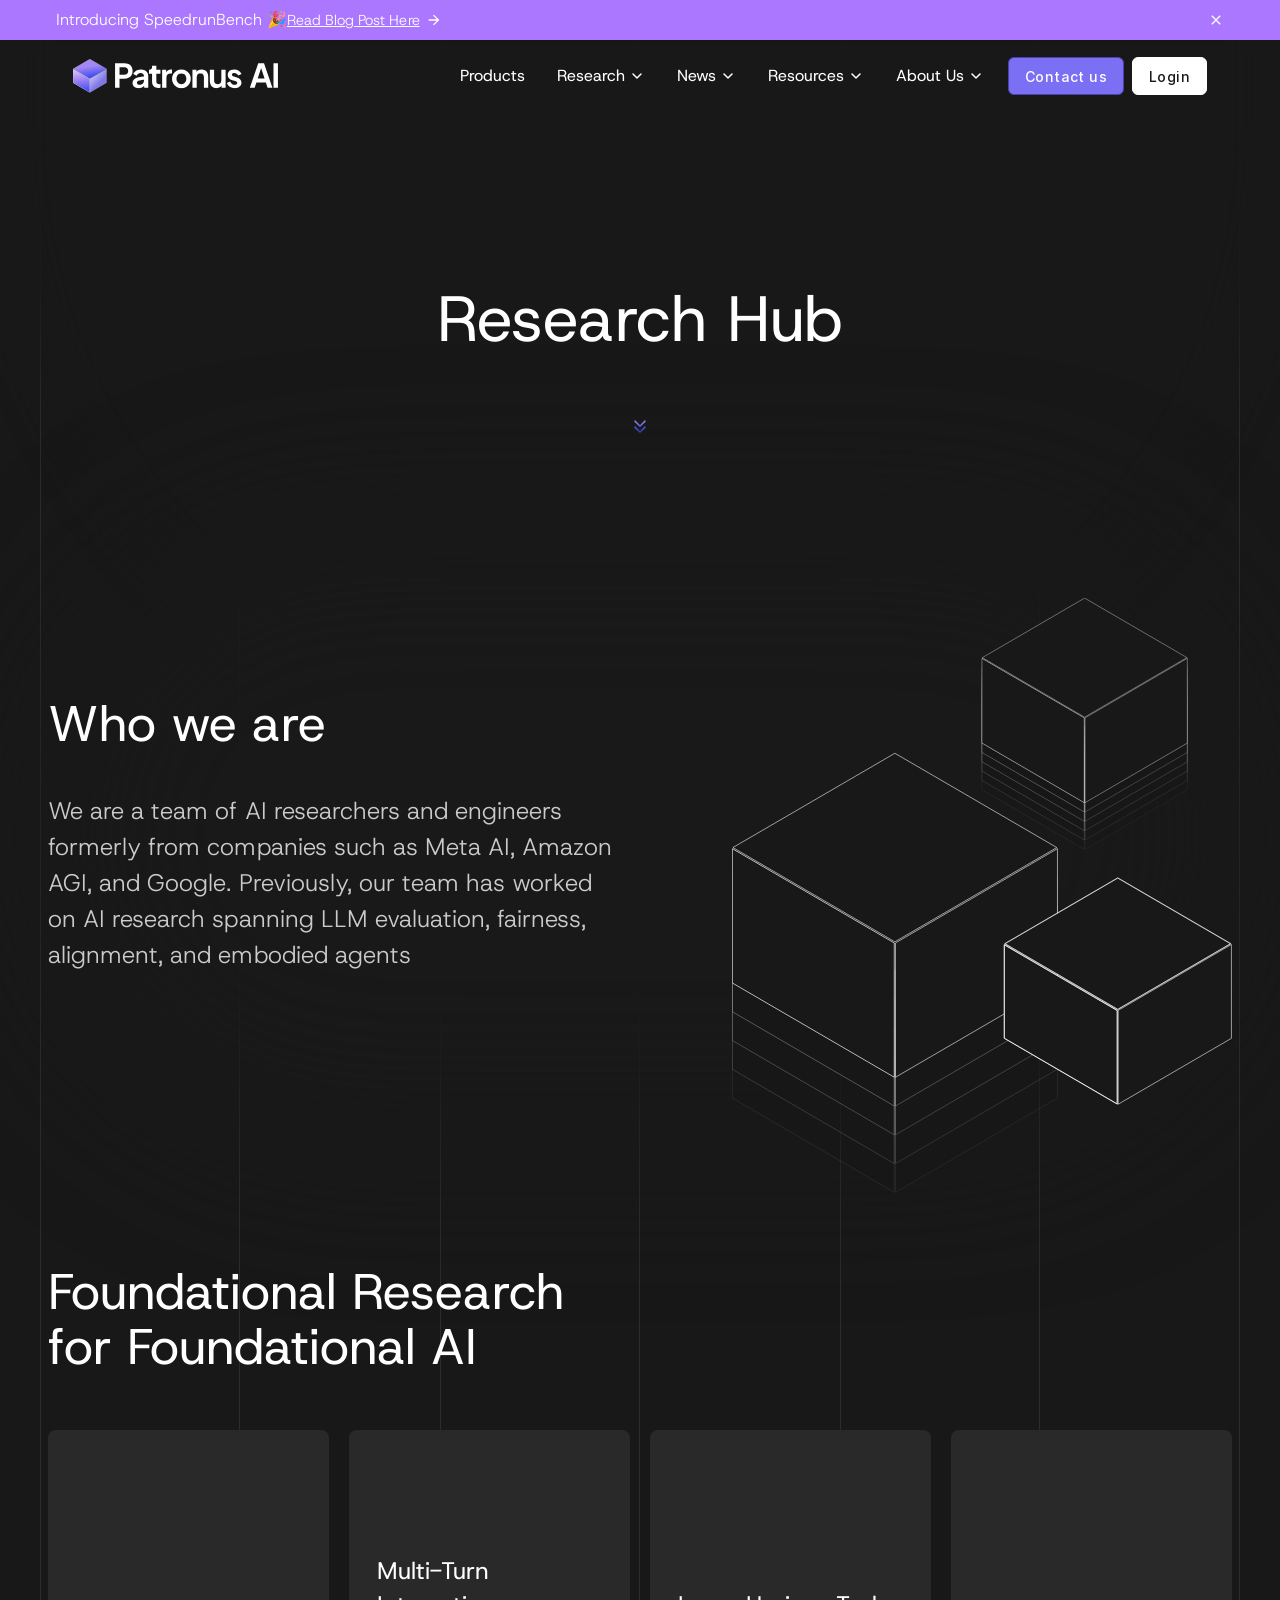
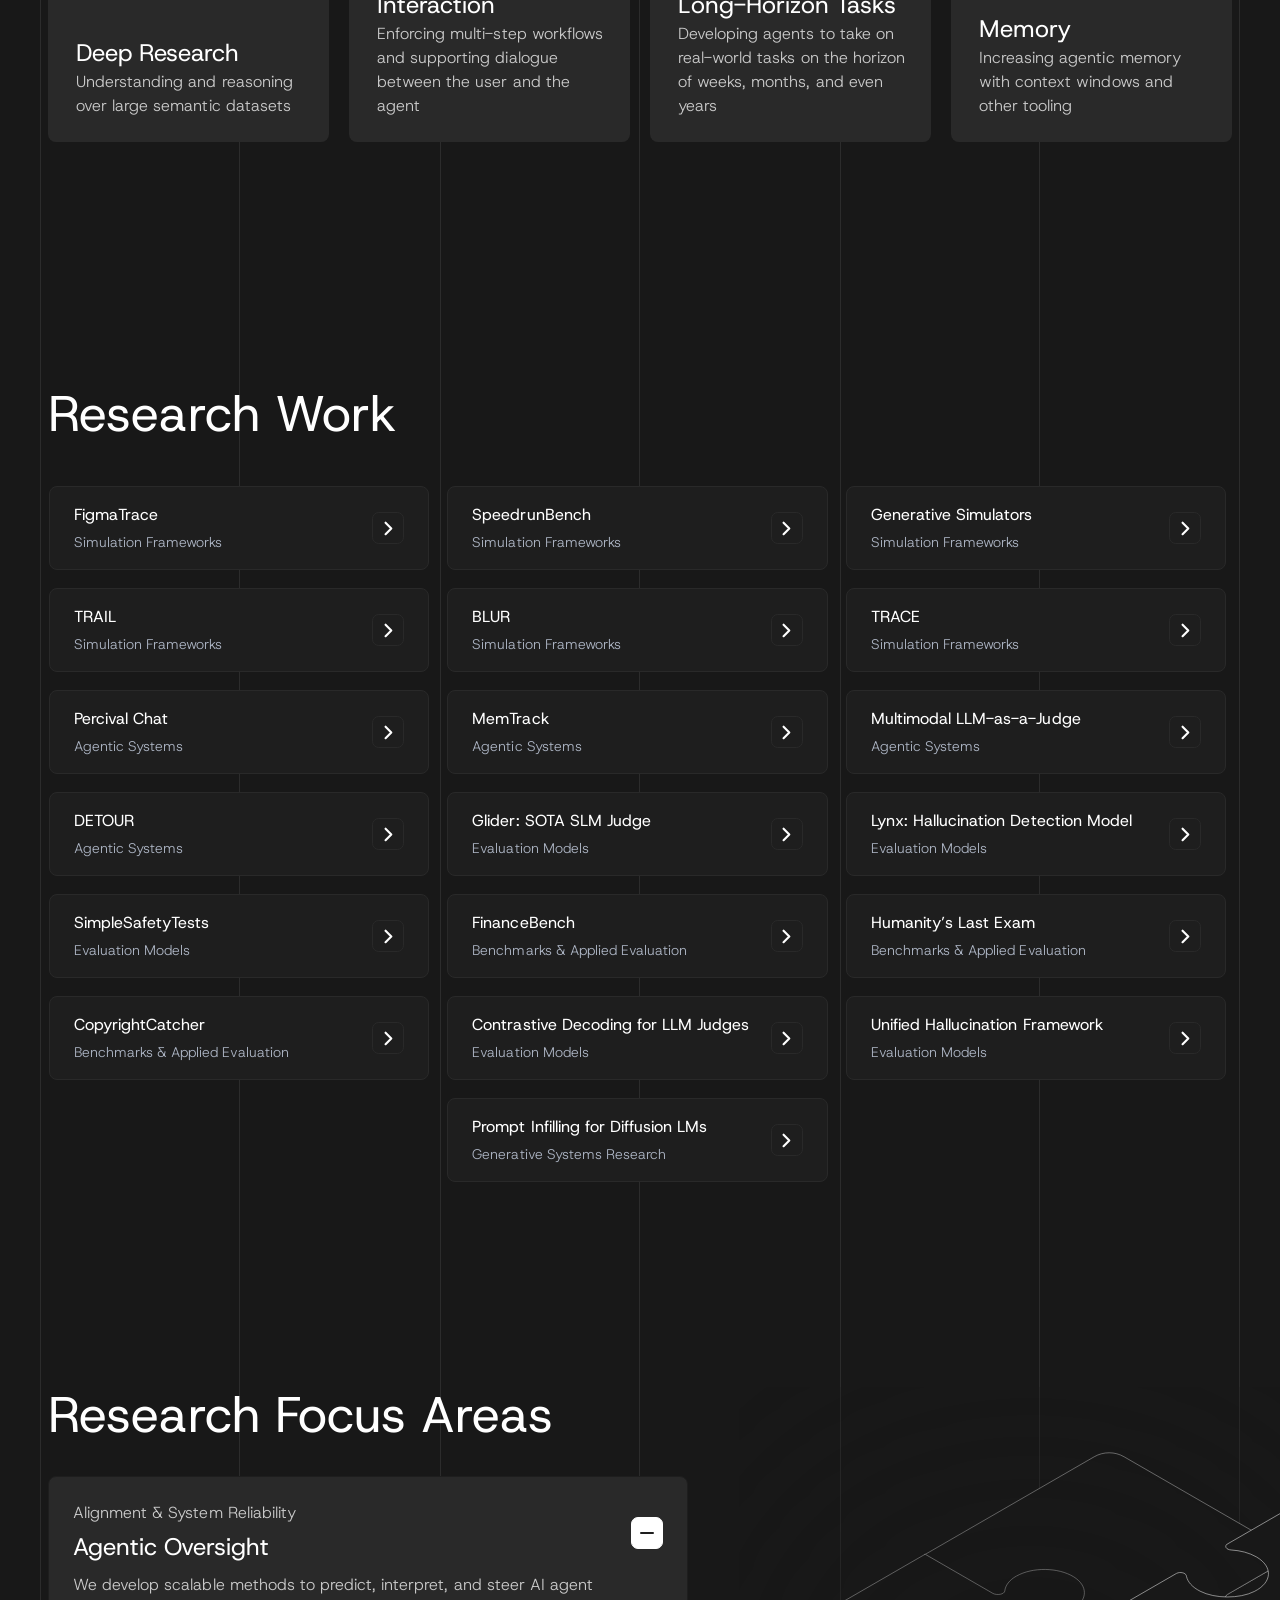
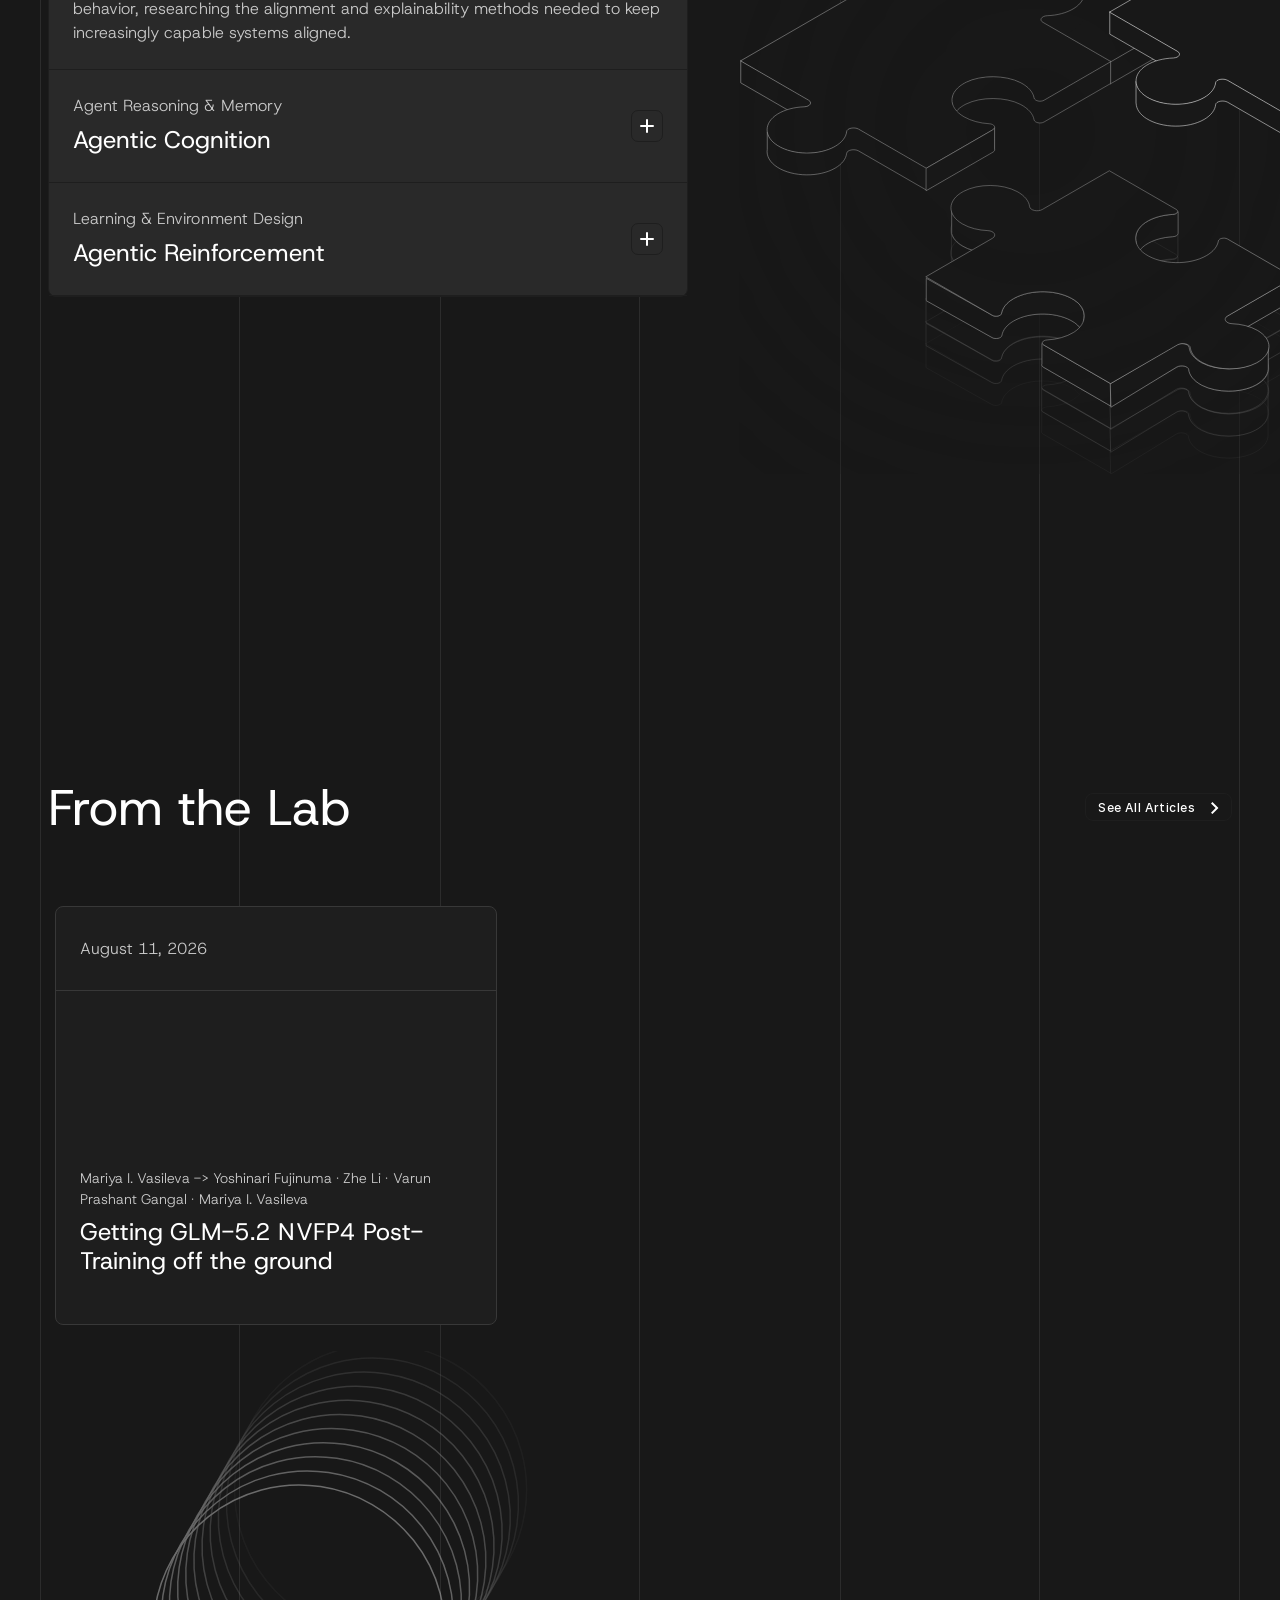
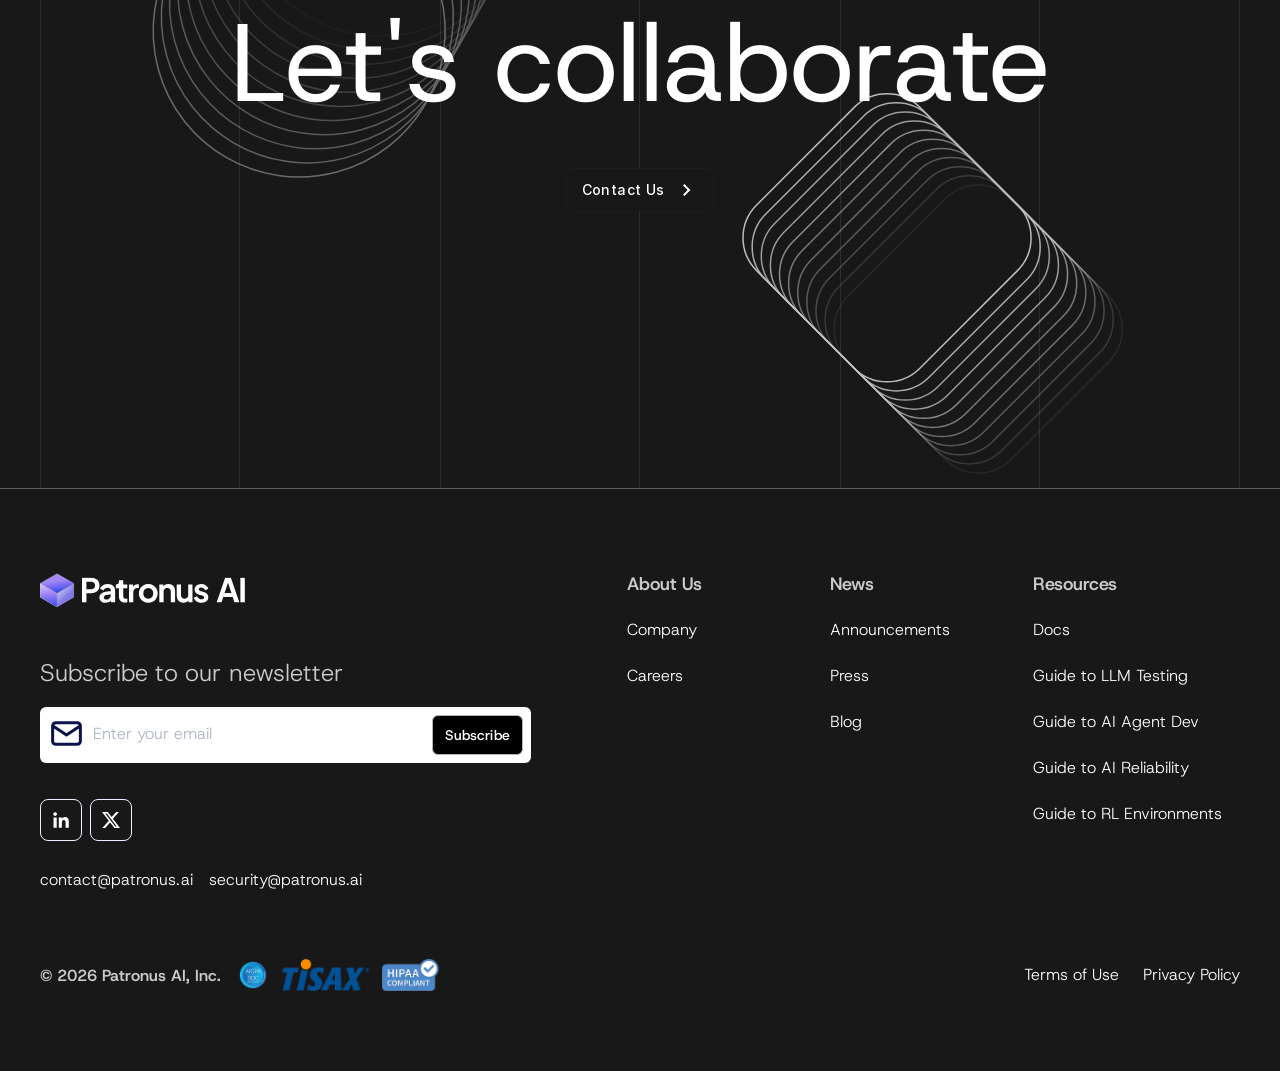
<file: research-original.html>
<!DOCTYPE html><!-- This site was created in Webflow. https://webflow.com --><!-- Last Published: Thu Sep 03 2026 16:15:39 GMT+0000 (Coordinated Universal Time) --><html data-wf-domain="patronus.ai" data-wf-page="6982643386f4cbc921f52a5c" data-wf-site="64e655d42d3be60f582d0472" lang="en"><head><meta charset="utf-8"/><link href="https://cdn.prod.website-files.com" rel="preconnect" crossorigin="anonymous"/><title>Patronus AI | Research — Original</title><meta content="Patronus AI develops simulation research and infrastructure to accelerate progress toward human-aligned AGI" name="description"/><meta content="Patronus AI | Research" property="og:title"/><meta content="Patronus AI develops simulation research and infrastructure to accelerate progress toward human-aligned AGI" property="og:description"/><meta content="https://cdn.prod.website-files.com/64e655d42d3be60f582d0472/6992fa096513c915db4d3c5d_Opengraph%20(1).png" property="og:image"/><meta content="Patronus AI | Research" name="twitter:title"/><meta content="Patronus AI develops simulation research and infrastructure to accelerate progress toward human-aligned AGI" name="twitter:description"/><meta property="og:type" content="website"/><meta content="summary_large_image" name="twitter:card"/><meta content="width=device-width, initial-scale=1" name="viewport"/><meta content="Webflow" name="generator"/><link href="assets/222bc9fccec14bd2.css?v=2" rel="stylesheet" type="text/css" crossorigin="anonymous"/><style>html.w-mod-js:not(.w-mod-ix3) :is(.section_research-who .research_who-component_right) {visibility: hidden !important;}</style><link href="https://fonts.googleapis.com" rel="preconnect"/><link href="https://fonts.gstatic.com" rel="preconnect" crossorigin="anonymous"/><script type="text/javascript">!function(o,c){var n=c.documentElement,t=" w-mod-";n.className+=t+"js",("ontouchstart"in o||o.DocumentTouch&&c instanceof DocumentTouch)&&(n.className+=t+"touch")}(window,document);</script><link href="assets/77224d8a7193907e.ico" rel="shortcut icon" type="image/x-icon"/><link href="assets/2bc6f2b3e77ebe8c.png" rel="apple-touch-icon"/><!-- Google Tag Manager -->

<!-- End Google Tag Manager -->


<!-- dataLayer -->

<!-- dataLayer END -->

<link rel="shortcut icon" href="assets/77224d8a7193907e.ico" type="image/x-icon">




<!-- Navbar easing -->
<style>

  .navbar1_component {
    transition: all 0.3s ease;
  }

  .navbar1_logo-name {
    transition: opacity 0.3s ease;
  }
</style>
<link
  rel="stylesheet"
  href="assets/0dffe3fe2f73e29e.css"
/>




<!-- Finsweet Attributes -->
<link href="assets/0dffe3fe2f73e29e.css" rel="stylesheet"/><link href="assets/49c2efef81e36e43.bin" rel="stylesheet"/></head><body class="body_new"><div class="page-wrapper"><div class="global-styles w-embed"><style>

/* Make text look crisper and more legible in all browsers */
body {
  -webkit-font-smoothing: antialiased;
  -moz-osx-font-smoothing: grayscale;
  font-smoothing: antialiased;
  text-rendering: optimizeLegibility;
}

/* Focus state style for keyboard navigation for the focusable elements */
*[tabindex]:focus-visible,
  input[type="file"]:focus-visible {
   outline: 0.125rem solid #4d65ff;
   outline-offset: 0.125rem;
}

/* Get rid of top margin on first element in any rich text element */
.w-richtext > :not(div):first-child, .w-richtext > div:first-child > :first-child {
  margin-top: 0 !important;
}

/* Get rid of bottom margin on last element in any rich text element */
.w-richtext>:last-child, .w-richtext ol li:last-child, .w-richtext ul li:last-child {
	margin-bottom: 0 !important;
}

/* Prevent all click and hover interaction with an element */
.pointer-events-off {
	pointer-events: none;
}

/* Enables all click and hover interaction with an element */
.pointer-events-on {
  pointer-events: auto;
}

/* Create a class of .div-square which maintains a 1:1 dimension of a div */
.div-square::after {
	content: "";
	display: block;
	padding-bottom: 100%;
}

/* Make sure containers never lose their center alignment */
.container-medium,.container-small, .container-large {
	margin-right: auto !important;
  margin-left: auto !important;
}

/* 
Make the following elements inherit typography styles from the parent and not have hardcoded values. 
Important: You will not be able to style for example "All Links" in Designer with this CSS applied.
Uncomment this CSS to use it in the project. Leave this message for future hand-off.
*/
/*
a,
.w-input,
.w-select,
.w-tab-link,
.w-nav-link,
.w-dropdown-btn,
.w-dropdown-toggle,
.w-dropdown-link {
  color: inherit;
  text-decoration: inherit;
  font-size: inherit;
}
*/

/* Apply "..." after 3 lines of text */
.text-style-3lines {
	display: -webkit-box;
	overflow: hidden;
	-webkit-line-clamp: 3;
	-webkit-box-orient: vertical;
}

/* Apply "..." after 2 lines of text */
.text-style-2lines {
	display: -webkit-box;
	overflow: hidden;
	-webkit-line-clamp: 2;
	-webkit-box-orient: vertical;
}
/* Apply "..." after 3 lines of text */
.text-style-3lines {
	display: -webkit-box;
	overflow: hidden;
	-webkit-line-clamp: 3;
	-webkit-box-orient: vertical;
}
/* Apply "..." after 4 lines of text */
.text-style-4lines {
	display: -webkit-box;
	overflow: hidden;
	-webkit-line-clamp: 4;
	-webkit-box-orient: vertical;
}

/* Adds inline flex display */
.display-inlineflex {
  display: inline-flex;
}

/* These classes are never overwritten */
.hide {
  display: none !important;
}

@media screen and (max-width: 991px) {
    .hide, .hide-tablet {
        display: none !important;
    }
}
  @media screen and (max-width: 767px) {
    .hide-mobile-landscape{
      display: none !important;
    }
}
  @media screen and (max-width: 479px) {
    .hide-mobile{
      display: none !important;
    }
}
 
.margin-0 {
  margin: 0rem !important;
}
  
.padding-0 {
  padding: 0rem !important;
}

.spacing-clean {
padding: 0rem !important;
margin: 0rem !important;
}

.margin-top {
  margin-right: 0rem !important;
  margin-bottom: 0rem !important;
  margin-left: 0rem !important;
}

.padding-top {
  padding-right: 0rem !important;
  padding-bottom: 0rem !important;
  padding-left: 0rem !important;
}
  
.margin-right {
  margin-top: 0rem !important;
  margin-bottom: 0rem !important;
  margin-left: 0rem !important;
}

.padding-right {
  padding-top: 0rem !important;
  padding-bottom: 0rem !important;
  padding-left: 0rem !important;
}

.margin-bottom {
  margin-top: 0rem !important;
  margin-right: 0rem !important;
  margin-left: 0rem !important;
}

.padding-bottom {
  padding-top: 0rem !important;
  padding-right: 0rem !important;
  padding-left: 0rem !important;
}

.margin-left {
  margin-top: 0rem !important;
  margin-right: 0rem !important;
  margin-bottom: 0rem !important;
}
  
.padding-left {
  padding-top: 0rem !important;
  padding-right: 0rem !important;
  padding-bottom: 0rem !important;
}
  
.margin-horizontal {
  margin-top: 0rem !important;
  margin-bottom: 0rem !important;
}

.padding-horizontal {
  padding-top: 0rem !important;
  padding-bottom: 0rem !important;
}

.margin-vertical {
  margin-right: 0rem !important;
  margin-left: 0rem !important;
}
  
.padding-vertical {
  padding-right: 0rem !important;
  padding-left: 0rem !important;
}

</style></div><div data-animation="default" class="navbar12_component w-nav" data-easing2="ease" fs-scrolldisable-element="smart-nav" data-easing="ease" data-collapse="medium" data-w-id="034f6c64-4b9b-e791-d5cd-58042d2de78f" role="banner" data-duration="400"><div class="navbar_mobile-bg"></div><div class="callout_banner"><div class="container-large"><div class="callout_component"><div class="callout_inner"><div class="text-size-regular">Introducing SpeedrunBench 🎉</div><a href="https://patronus.ai/blog/ introducing-speedrunbench-a-challenging-benchmark-for-frontier-agents" class="banner-link-wrapper w-inline-block" rel="noopener noreferrer" target="_blank"><div>Read Blog Post Here</div><div class="html-icon w-embed"><svg xmlns="http://www.w3.org/2000/svg" xmlns:xlink="http://www.w3.org/1999/xlink" aria-hidden="true" role="img" class="iconify iconify--ic" width="16" height="16" preserveAspectRatio="xMidYMid meet" viewBox="0 0 24 24"><path fill="currentColor" d="m12 4l-1.41 1.41L16.17 11H4v2h12.17l-5.58 5.59L12 20l8-8l-8-8z"></path></svg></div></a></div><div data-w-id="ab79762b-d34e-72d4-7b59-b1e3eca7789a" class="modal-close-button banner-close w-embed"><svg xmlns="http://www.w3.org/2000/svg" xmlns:xlink="http://www.w3.org/1999/xlink" aria-hidden="true" role="img" class="iconify iconify--ic" width="100%" height="100%" preserveAspectRatio="xMidYMid meet" viewBox="0 0 24 24"><path fill="currentColor" d="M19 6.41L17.59 5L12 10.59L6.41 5L5 6.41L10.59 12L5 17.59L6.41 19L12 13.41L17.59 19L19 17.59L13.41 12L19 6.41z"></path></svg></div></div></div></div><div class="navbar_main"><div class="navbar12_container"><a href="./" class="navbar12_logo-link w-nav-brand" target="_top"><img loading="lazy" src="assets/672b753d45d6a6be.svg" alt="" class="navbar12_logo"/><div class="nav_logo-text_wrapper"><img loading="lazy" src="assets/3cb4ebba1288239d.svg" alt="" class="navbar12_logo-text"/></div></a><nav role="navigation" class="navbar12_menu is-page-height-tablet w-nav-menu"><div class="nav_menu-content_wrapper"><div class="navbar12_menu-links"><a href="products/" class="navbar12_dropdown-toggle" target="_top">Products</a><div data-delay="200" data-hover="true" data-w-id="034f6c64-4b9b-e791-d5cd-58042d2de799" class="navbar12_menu-dropdown hide w-dropdown"><div class="navbar12_dropdown-toggle w-dropdown-toggle"><div>Product</div><img loading="lazy" src="assets/aa61666945023c9a.svg" alt="" class="dropdown-chevron"/></div><nav class="navbar_dropdown-wrapper w-dropdown-list"><div class="navbar12_dropdown-list is-product"><div class="navbar12_dropdown-content product"><div class="navbar12_dropdown-column"><div class="margin-bottom margin-small hide-tablet"><h4 class="text-size-small text-weight-normal">Product</h4></div><div class="navbar12_dropdown-link-list"><a href="https://patronus.ai/product/features" class="navbar12_dropdown-link is-icon w-inline-block" rel="noopener noreferrer" target="_blank"><div class="navbar12_icon-wrapper"><div class="icon-embed-custom w-embed"><svg xmlns="http://www.w3.org/2000/svg" width="100%" height="100%" viewBox="0 0 26 26" fill="none" preserveAspectRatio="xMidYMid meet" aria-hidden="true" role="img">
<path d="M14.5 9.25H19M16.75 7V11.5M7 7.75C7 7.55109 7.07902 7.36032 7.21967 7.21967C7.36032 7.07902 7.55109 7 7.75 7H10.75C10.9489 7 11.1397 7.07902 11.2803 7.21967C11.421 7.36032 11.5 7.55109 11.5 7.75V10.75C11.5 10.9489 11.421 11.1397 11.2803 11.2803C11.1397 11.421 10.9489 11.5 10.75 11.5H7.75C7.55109 11.5 7.36032 11.421 7.21967 11.2803C7.07902 11.1397 7 10.9489 7 10.75V7.75ZM7 15.25C7 15.0511 7.07902 14.8603 7.21967 14.7197C7.36032 14.579 7.55109 14.5 7.75 14.5H10.75C10.9489 14.5 11.1397 14.579 11.2803 14.7197C11.421 14.8603 11.5 15.0511 11.5 15.25V18.25C11.5 18.4489 11.421 18.6397 11.2803 18.7803C11.1397 18.921 10.9489 19 10.75 19H7.75C7.55109 19 7.36032 18.921 7.21967 18.7803C7.07902 18.6397 7 18.4489 7 18.25V15.25ZM14.5 15.25C14.5 15.0511 14.579 14.8603 14.7197 14.7197C14.8603 14.579 15.0511 14.5 15.25 14.5H18.25C18.4489 14.5 18.6397 14.579 18.7803 14.7197C18.921 14.8603 19 15.0511 19 15.25V18.25C19 18.4489 18.921 18.6397 18.7803 18.7803C18.6397 18.921 18.4489 19 18.25 19H15.25C15.0511 19 14.8603 18.921 14.7197 18.7803C14.579 18.6397 14.5 18.4489 14.5 18.25V15.25Z" stroke="currentColor" stroke-linecap="round" stroke-linejoin="round"/>
</svg></div></div><div class="navbar12_text-wrapper"><div>Core Platform</div></div></a><a href="https://patronus.ai/percival" class="navbar12_dropdown-link is-icon w-inline-block" rel="noopener noreferrer" target="_blank"><div class="navbar12_icon-wrapper"><div class="icon-embed-custom w-embed"><svg xmlns="http://www.w3.org/2000/svg" width="100%" height="100%" viewBox="0 0 26 26" fill="none" preserveAspectRatio="xMidYMid meet" aria-hidden="true" role="img">
<path d="M18.77 15.88C18.77 18.1507 17.0919 20.0001 15.0327 20.0001H10.938C8.87895 19.9999 7.20361 18.1505 7.20361 15.88V14.3829C7.55599 14.4404 7.87015 14.4888 8.1626 14.5343V15.88C8.1626 17.6236 9.40634 19.0419 10.938 19.0421H15.0327C16.5645 19.0421 17.811 17.6237 17.811 15.88V14.5343C17.8206 14.5319 17.8403 14.5294 17.8403 14.5294L17.9331 14.5128C18.192 14.4721 18.4536 14.4309 18.7124 14.3878C18.7316 14.3854 18.7508 14.3828 18.77 14.3781V15.88ZM10.9604 14.9318C11.2002 14.9318 11.397 15.1288 11.397 15.3683V16.547C11.3968 16.7863 11.2 16.9825 10.9604 16.9825C10.7209 16.9825 10.5241 16.7863 10.5239 16.547V15.3683C10.5239 15.1288 10.7208 14.9318 10.9604 14.9318ZM15.0112 14.9318C15.2508 14.9319 15.4468 15.1289 15.4468 15.3683V16.547C15.4466 16.7862 15.2507 16.9824 15.0112 16.9825C14.7716 16.9825 14.5749 16.7863 14.5747 16.547V15.3683C14.5747 15.1288 14.7715 14.9318 15.0112 14.9318ZM12.9888 9.43958C13.1732 9.43958 13.3579 9.46847 13.5327 9.51868L13.5591 9.52649H13.562C13.8233 9.60551 14.0799 9.68477 14.3315 9.76379C14.7246 9.88593 15.1252 10.02 15.5278 10.1613C15.7962 10.257 16.0648 10.3551 16.3188 10.4532L16.3335 10.4601L16.4839 10.5177C16.8578 10.6662 17.1934 10.808 17.5122 10.9493C17.8477 11.0954 18.1884 11.2555 18.5239 11.4279C18.6702 11.4997 18.8147 11.5739 18.9585 11.6505C18.9718 11.6573 18.9909 11.6745 18.9937 11.6769C19.0056 11.6889 19.0127 11.7035 19.0151 11.7179L19.1401 13.4015C19.1425 13.4278 19.0947 13.4784 19.0132 13.4904C18.9317 13.5047 18.8525 13.517 18.771 13.5314C18.4498 13.5841 18.1284 13.6368 17.812 13.6847C17.7282 13.6967 17.6439 13.7079 17.5601 13.7198C17.1576 13.7845 16.7528 13.8445 16.3599 13.8995L16.0933 13.9357L15.564 14.0079C15.1612 14.0606 14.7603 14.1104 14.3647 14.1583L13.8257 14.2228C13.7419 14.2323 13.658 14.24 13.5718 14.2472C13.3848 14.2616 13.1949 14.2687 12.9888 14.2687C12.7828 14.2687 12.5911 14.2615 12.4019 14.2472C12.3181 14.24 12.2317 14.2323 12.1479 14.2228L11.9702 14.2013C11.8504 14.1869 11.7303 14.1751 11.6128 14.1583C11.2126 14.1104 10.8123 14.0606 10.4097 14.0079L10.3159 13.9952C10.0788 13.9641 9.84158 13.9311 9.60205 13.8976C9.20411 13.8401 8.80317 13.7821 8.40283 13.7198C8.32391 13.7079 8.2425 13.6966 8.16357 13.6847C7.85199 13.6368 7.53774 13.5865 7.20459 13.5314C7.1255 13.517 7.04389 13.5047 6.9624 13.4904C6.8737 13.4784 6.83252 13.4254 6.83252 13.4015L6.95752 11.715C6.96002 11.7054 6.96776 11.6914 6.98193 11.6749C6.99145 11.6678 7.00288 11.6576 7.01709 11.6505C7.15848 11.5739 7.30255 11.4997 7.44873 11.4279C7.77715 11.2626 8.11072 11.1047 8.44873 10.9562C8.83933 10.7814 9.2419 10.6138 9.64209 10.4581C9.85778 10.3767 10.1458 10.269 10.4478 10.1613C10.8481 10.0199 11.2513 9.88595 11.6421 9.76379C11.9033 9.68238 12.1672 9.60063 12.438 9.52161L12.481 9.50989H12.4829C12.6435 9.4644 12.8138 9.43959 12.9888 9.43958ZM6.14404 11.4738H6.15186L6.00732 13.5861H6.00049C5.56899 13.5573 5.24321 13.1782 5.27197 12.7423L5.30811 12.2521L5.30518 12.254C5.33398 11.8182 5.71265 11.4451 6.14404 11.4738ZM19.8257 11.4708C20.2572 11.4421 20.6358 11.8161 20.6646 12.2521L20.6987 12.7404C20.7299 13.1761 20.4015 13.5551 19.9702 13.5841H19.9624L19.8188 11.4708H19.8257ZM12.9868 10.2755C12.8286 10.2755 12.6725 10.2998 12.5239 10.3429C12.4785 10.3596 12.4307 10.3696 12.3853 10.3839V13.296C12.3853 13.3583 12.4352 13.4133 12.4976 13.4181C12.6606 13.4301 12.8262 13.4357 12.9868 13.4357C13.1473 13.4357 13.3102 13.4301 13.4731 13.4181C13.5379 13.4133 13.5854 13.3607 13.5854 13.296V10.3859C13.54 10.3692 13.4922 10.3596 13.4468 10.3429C13.2982 10.2998 13.1449 10.2755 12.9868 10.2755ZM11.4263 10.6779C11.0955 10.7856 10.776 10.8958 10.4644 11.006C10.4166 11.0251 10.3853 11.071 10.3853 11.1212V13.0616C10.3853 13.1214 10.431 13.1744 10.4907 13.1818C10.8143 13.2249 11.1338 13.2626 11.4526 13.3009C11.5243 13.3103 11.5862 13.2533 11.5864 13.1818V10.7931C11.5863 10.7119 11.5052 10.6519 11.4263 10.6779ZM14.5444 10.6808C14.4654 10.6547 14.3843 10.7147 14.3843 10.796V13.1818C14.3845 13.2533 14.4464 13.3102 14.5181 13.3009C14.8369 13.265 15.1588 13.2243 15.48 13.1788C15.5398 13.1715 15.5854 13.1185 15.5854 13.0587V11.1212C15.5854 11.0686 15.5542 11.0228 15.5063 11.006C15.1971 10.8958 14.8776 10.7886 14.5444 10.6808ZM16.5513 11.4044C16.4722 11.3733 16.3833 11.4305 16.3833 11.5167V12.923C16.3835 12.9971 16.4488 13.0541 16.5229 13.0421C16.8415 12.9943 17.1624 12.9464 17.481 12.8986C17.5409 12.889 17.5845 12.8383 17.5845 12.7784V11.924C17.5845 11.876 17.5554 11.8328 17.5122 11.8136C17.2031 11.6723 16.8819 11.5361 16.5513 11.4044ZM9.40479 11.4093C9.07413 11.5434 8.75295 11.6796 8.44385 11.8185C8.39831 11.8376 8.37158 11.8809 8.37158 11.9288V12.7745C8.37179 12.8342 8.41531 12.8841 8.4751 12.8937C8.7962 12.944 9.11493 12.9917 9.43604 13.0372C9.51026 13.0492 9.57553 12.9922 9.57568 12.9181H9.57275V11.5216C9.57275 11.4354 9.48389 11.3782 9.40479 11.4093ZM12.9888 6.00012C13.2282 6.00025 13.4251 6.19641 13.4253 6.43567V7.00891C14.9401 7.11439 16.3517 7.7488 17.4351 8.83118C17.9433 9.33657 18.3558 9.9168 18.6626 10.5587C18.3414 10.4006 18.0034 10.2443 17.6558 10.0958C17.3897 9.98088 17.1064 9.8639 16.7925 9.73938C16.6824 9.69635 16.5725 9.65545 16.4624 9.61243L16.4478 9.60754C16.232 9.52611 15.9991 9.43924 15.7378 9.34583L15.7114 9.33704C15.6924 9.33226 15.6709 9.32505 15.6519 9.31555C15.3858 9.22454 15.1701 9.15215 14.9663 9.08508C14.7937 9.0276 14.6164 8.9722 14.439 8.91711C14.2184 8.85005 13.9954 8.78301 13.77 8.71594C13.7197 8.70158 13.6738 8.68743 13.6235 8.67786C13.4223 8.62762 13.2067 8.6017 12.9888 8.60168C12.7706 8.60168 12.5518 8.62809 12.3433 8.68079C12.3004 8.68798 12.2528 8.70208 12.2075 8.71399C11.9775 8.78343 11.7518 8.85061 11.5337 8.92004C11.1573 9.03501 10.7615 9.16465 10.3276 9.31555C10.0424 9.41374 9.76628 9.5137 9.51221 9.6095C9.39971 9.65493 9.28735 9.69829 9.17725 9.74133C9.09095 9.77247 8.99934 9.81087 8.91064 9.8468L8.83447 9.87805C8.67146 9.94272 8.49837 10.0145 8.3042 10.1007C8.27553 10.1126 8.24443 10.1268 8.21338 10.1388L8.19678 10.1486L8.16553 10.1603L8.16748 10.1632C7.94712 10.2613 7.73872 10.3571 7.53271 10.4552C7.46082 10.4887 7.3863 10.5248 7.31201 10.5607C8.29487 8.51039 10.2893 7.1671 12.5522 7.01379V6.43567C12.5525 6.19634 12.7492 6.00012 12.9888 6.00012Z" fill="currentColor"/>
</svg></div></div><div class="navbar12_text-wrapper"><div>Percival</div></div></a><a href="https://patronus.ai/rl-environments" class="navbar12_dropdown-link is-icon w-inline-block" rel="noopener noreferrer" target="_blank"><div class="navbar12_icon-wrapper"><div class="icon-embed-custom w-embed"><svg xmlns="http://www.w3.org/2000/svg" width="100%" height="100%" viewBox="0 0 26 26" fill="none" preserveAspectRatio="xMidYMid meet" aria-hidden="true" role="img">
<path d="M19.5156 8.72369C20.8878 8.72389 22 9.8368 22 11.209V14.7911C21.9999 16.1632 20.8878 17.2753 19.5156 17.2755H6.48535C5.11306 17.2755 4.00012 16.1633 4 14.7911V11.209C4 9.83668 5.11299 8.72369 6.48535 8.72369H19.5156ZM8.46582 10.7969C8.04487 10.7969 7.66828 10.8996 7.33594 11.1046C7.00363 11.3039 6.7375 11.5779 6.53809 11.9268C6.3442 12.2758 6.24707 12.6776 6.24707 13.1319C6.24707 13.5751 6.3442 13.9769 6.53809 14.337C6.73196 14.6914 7.00037 14.9742 7.34375 15.1846C7.69263 15.3895 8.09151 15.4922 8.54004 15.4922C8.84472 15.4922 9.12506 15.4448 9.37988 15.3506C9.64022 15.2509 9.86213 15.1174 10.0449 14.9512C10.233 14.7796 10.3714 14.5883 10.46 14.378L9.69531 14.004C9.58453 14.1978 9.43215 14.3557 9.23828 14.4776C9.04993 14.5995 8.82027 14.6612 8.54883 14.6612C8.28292 14.6612 8.04449 14.5972 7.83398 14.4698C7.62908 14.3424 7.46885 14.1646 7.35254 13.9376C7.27639 13.7814 7.2353 13.6069 7.22461 13.4141H10.5684C10.5849 13.3477 10.596 13.2757 10.6016 13.1983C10.6071 13.1208 10.6094 13.0457 10.6094 12.9737C10.6093 12.6802 10.5596 12.4029 10.46 12.1426C10.3658 11.8825 10.2276 11.6525 10.0449 11.4532C9.86211 11.2482 9.637 11.0881 9.37109 10.9717C9.10526 10.8555 8.80362 10.7969 8.46582 10.7969ZM16.9541 15.3926H17.8105L19.5801 10.8965H18.5498L17.3818 14.0547L16.2148 10.8965H15.1934L16.9541 15.3926ZM13.3623 10.7969C13.0411 10.797 12.7583 10.872 12.5146 11.0215C12.3386 11.1257 12.1975 11.266 12.0908 11.4424V10.8965H11.1943V15.3917H12.1328V12.7413C12.1328 12.5197 12.1747 12.3287 12.2578 12.168C12.3409 12.0075 12.457 11.8859 12.6064 11.8028C12.7615 11.7142 12.936 11.669 13.1299 11.669C13.3238 11.669 13.4959 11.7142 13.6455 11.8028C13.8004 11.8859 13.9199 12.0075 14.0029 12.168C14.0859 12.3231 14.1269 12.5143 14.127 12.7413V15.3917H15.0576V12.4922C15.0576 12.1599 14.9858 11.8662 14.8418 11.6114C14.6978 11.3566 14.498 11.1568 14.2432 11.0128C13.9884 10.8688 13.6946 10.7969 13.3623 10.7969ZM8.46582 11.586C8.71507 11.586 8.93147 11.65 9.11426 11.7774C9.30245 11.8992 9.4407 12.0683 9.5293 12.2842C9.58207 12.4022 9.60845 12.53 9.61426 12.6671H7.24707C7.2683 12.5367 7.30258 12.4175 7.35254 12.3096C7.45777 12.077 7.60694 11.8993 7.80078 11.7774C7.99467 11.65 8.21653 11.586 8.46582 11.586Z" fill="currentColor"/>
</svg></div></div><div class="navbar12_text-wrapper"><div>RL Envs</div></div></a></div></div><img loading="lazy" src="assets/d8b6cc65038e7b00.svg" alt="" class="nav_img"/></div></div></nav></div><div data-delay="200" data-hover="true" data-w-id="034f6c64-4b9b-e791-d5cd-58042d2de7b9" class="navbar12_menu-dropdown hide w-dropdown"><div class="navbar12_dropdown-toggle w-dropdown-toggle"><div>Use Cases</div><img loading="lazy" src="assets/aa61666945023c9a.svg" alt="" class="dropdown-chevron"/></div><nav class="navbar_dropdown-wrapper w-dropdown-list"><div class="navbar12_dropdown-list is-usecases"><div class="navbar12_dropdown-content usecases"><div class="navbar12_dropdown-column"><div class="margin-bottom margin-small hide-tablet"><h4 class="text-size-small text-weight-normal text-color-white">Use Cases</h4></div><div class="navbar12_dropdown-link-list use-cases"><a href="https://patronus.ai/case-studies" class="navbar12_dropdown-link w-inline-block" rel="noopener noreferrer" target="_blank"><div class="navbar12_text-wrapper"><div>Case Studies</div></div></a><a href="https://patronus.ai/customer-service" class="navbar12_dropdown-link w-inline-block" rel="noopener noreferrer" target="_blank"><div class="navbar12_text-wrapper"><div>Customer Services</div></div></a><a href="https://patronus.ai/databricks" class="navbar12_dropdown-link w-inline-block" rel="noopener noreferrer" target="_blank"><div class="navbar12_text-wrapper"><div>Databricks</div></div></a><a href="https://patronus.ai/data-science-coding" class="navbar12_dropdown-link w-inline-block" rel="noopener noreferrer" target="_blank"><div class="navbar12_text-wrapper"><div>Data Science + Coding</div></div></a><a href="https://patronus.ai/finance-service" class="navbar12_dropdown-link w-inline-block" rel="noopener noreferrer" target="_blank"><div class="navbar12_text-wrapper"><div>Finacial Services</div></div></a><a href="https://patronus.ai/agents" class="navbar12_dropdown-link w-inline-block" rel="noopener noreferrer" target="_blank"><div class="navbar12_text-wrapper"><div>Agents</div></div></a></div></div><img loading="lazy" src="assets/7dcaf23141f3a5e7.svg" alt="" class="nav_img hide-tablet"/></div></div></nav></div><div data-delay="200" data-hover="true" data-w-id="034f6c64-4b9b-e791-d5cd-58042d2de7df" class="navbar12_menu-dropdown w-dropdown"><div class="navbar12_dropdown-toggle w-dropdown-toggle"><div>Research</div><img loading="lazy" src="assets/aa61666945023c9a.svg" alt="" class="dropdown-chevron"/></div><nav class="navbar_dropdown-wrapper research w-dropdown-list"><div class="navbar12_dropdown-list"><div class="navbar12_dropdown-content news"><div class="navbar12_dropdown-column research"><div class="navbar12_dropdown-link-list news"><a href="research/" aria-current="page" class="navbar12_dropdown-link w-inline-block w--current" target="_top"><div class="navbar12_text-wrapper"><div>Research Hub</div></div></a><a href="https://patronus.ai/research-insights" class="navbar12_dropdown-link w-inline-block" rel="noopener noreferrer" target="_blank"><div class="navbar12_text-wrapper"><div>Research Insights</div></div></a></div></div></div></div></nav></div><div data-delay="200" data-hover="true" data-w-id="fc3eba5e-397e-2760-fadd-09dc4ad4d7ae" class="navbar12_menu-dropdown w-dropdown"><div class="navbar12_dropdown-toggle w-dropdown-toggle"><div>News</div><img loading="lazy" src="assets/aa61666945023c9a.svg" alt="" class="dropdown-chevron"/></div><nav class="navbar_dropdown-wrapper w-dropdown-list"><div class="navbar12_dropdown-list news"><div class="navbar12_dropdown-content news"><div class="navbar12_dropdown-column news"><div class="margin-bottom margin-small hide-tablet"><h4 class="text-size-small text-weight-normal text-color-white">News</h4></div><div class="navbar12_dropdown-link-list news"><a href="https://patronus.ai/announcements" class="navbar12_dropdown-link w-inline-block" rel="noopener noreferrer" target="_blank"><div class="navbar12_text-wrapper"><div>Announcements</div></div></a><a href="https://patronus.ai/press" class="navbar12_dropdown-link w-inline-block" rel="noopener noreferrer" target="_blank"><div class="navbar12_text-wrapper"><div>Press</div></div></a><a href="https://patronus.ai/blog" class="navbar12_dropdown-link w-inline-block" rel="noopener noreferrer" target="_blank"><div class="navbar12_text-wrapper"><div>Blogs</div></div></a></div></div><img loading="lazy" src="assets/645baa6e91568c3b.png" alt="" class="nav_img"/></div></div></nav></div><div data-delay="200" data-hover="true" data-w-id="034f6c64-4b9b-e791-d5cd-58042d2de7f9" class="navbar12_menu-dropdown w-dropdown"><div class="navbar12_dropdown-toggle w-dropdown-toggle"><div>Resources</div><img loading="lazy" src="assets/aa61666945023c9a.svg" alt="" class="dropdown-chevron"/></div><nav class="navbar_dropdown-wrapper w-dropdown-list"><div class="navbar12_dropdown-list resources"><div class="navbar12_dropdown-content resources"><div class="navbar12_dropdown-column resources"><div class="margin-bottom margin-small hide-tablet"><h4 class="text-size-small text-weight-normal text-color-white">Resources</h4></div><div class="margin-bottom margin-small is-nomargin_tablet"><div class="navbar12_dropdown-link-list news"><a href="https://docs.patronus.ai/docs" class="navbar12_dropdown-link w-inline-block" rel="noopener noreferrer" target="_blank"><div class="navbar12_text-wrapper"><div>Docs</div></div></a></div></div><div class="margin-bottom margin-small hide-tablet"><h4 class="text-size-small text-weight-normal text-color-white">Guide</h4></div><div class="navbar12_dropdown-link-list resources"><a href="https://patronus.ai/ai-reliability" class="navbar12_dropdown-link w-inline-block" rel="noopener noreferrer" target="_blank"><div class="navbar12_text-wrapper"><div>AI Reliability</div></div></a><a href="https://patronus.ai/llm-testing" class="navbar12_dropdown-link w-inline-block" rel="noopener noreferrer" target="_blank"><div class="navbar12_text-wrapper"><div>LLM Testing</div></div></a><a href="https://patronus.ai/guide-to-rl-environments" class="navbar12_dropdown-link w-inline-block" rel="noopener noreferrer" target="_blank"><div class="navbar12_text-wrapper"><div>RL Environments</div></div></a><a href="https://patronus.ai/ai-agent-development" class="navbar12_dropdown-link w-inline-block" rel="noopener noreferrer" target="_blank"><div class="navbar12_text-wrapper"><div>AI Development Agents</div></div></a><a href="https://patronus.ai/ai-world-models" class="navbar12_dropdown-link w-inline-block" rel="noopener noreferrer" target="_blank"><div class="navbar12_text-wrapper"><div>AI World Models</div></div></a></div></div><img loading="lazy" src="assets/bc1946b292527efd.svg" alt="" class="nav_resources"/></div></div></nav></div><div data-delay="200" data-hover="true" data-w-id="034f6c64-4b9b-e791-d5cd-58042d2de813" class="navbar12_menu-dropdown w-dropdown"><div class="navbar12_dropdown-toggle w-dropdown-toggle"><div>About Us</div><img loading="lazy" src="assets/aa61666945023c9a.svg" alt="" class="dropdown-chevron"/></div><nav class="navbar_dropdown-wrapper w-dropdown-list"><div class="navbar12_dropdown-list about"><div class="navbar12_dropdown-content about"><div class="navbar12_dropdown-column about"><div class="margin-bottom margin-small hide-tablet"><h4 class="text-size-small text-weight-normal text-color-white">About Us</h4></div><div class="navbar12_dropdown-link-list news"><a href="https://patronus.ai/company" class="navbar12_dropdown-link w-inline-block" rel="noopener noreferrer" target="_blank"><div class="navbar12_text-wrapper"><div>Company</div></div></a><a href="https://patronus.ai/join" class="navbar12_dropdown-link w-inline-block" rel="noopener noreferrer" target="_blank"><div class="navbar12_text-wrapper"><div>Join Us</div></div></a><a href="#" class="navbar12_dropdown-link hide w-inline-block"><div class="navbar12_text-wrapper"><div>Pricing</div></div></a></div></div><img loading="lazy" src="assets/f05b11e9067b008e.png" alt="" class="nav_about"/></div></div></nav></div><a href="https://docs.patronus.ai/docs" class="navbar12_dropdown-toggle show-tablet" rel="noopener noreferrer" target="_blank">Docs</a></div><div class="navbar-mobile_menu-buttons"><div class="navbar_mobile-buttons"><a href="https://patronus.ai/book-a-call" class="wow_button mobile-nav w-button" rel="noopener noreferrer" target="_blank">Contact us</a><a href="http://app.patronus.ai" class="wow_button is-secondary w-button" rel="noopener noreferrer" target="_blank">Login in App</a></div><a fs-mirrorclick-element="trigger" href="#" class="navbar_mobile-close w-button">Close</a></div></div><div class="navbar12_menu-buttons hide-tablet"><a href="https://patronus.ai/book-a-call" class="wow_button w-button" rel="noopener noreferrer" target="_blank">Contact us</a><a href="http://app.patronus.ai" class="wow_button is-secondary w-button" rel="noopener noreferrer" target="_blank">Login</a></div></nav><div class="navbar12_menu-button w-nav-button"><div class="menu-icon1-2"><div class="menu-icon1_line-top-2"></div><div class="menu-icon1_line-middle-2"><div class="menu-icon1_line-middle-inner"></div></div><div class="menu-icon1_line-bottom-2"></div></div></div></div></div></div><div class="main-wrapper is-nohidden"><header class="section_research-hero" data-compare-section="hero"><div class="padding-global"><div class="container-large"><div class="center_hero-component"><h1 class="heading-style-h1 is-new">Research Hub</h1><div data-wf--header_chevron-icon_wrapper--variant="is-0" class="header_chevron-wrapper w-variant-9dcb3e01-0e08-2b8d-9f2f-311454fdc46b"><img loading="lazy" src="assets/cf3852417ab5840e.svg" alt="" class="hero_chevron-img is-relative"/><img loading="lazy" src="assets/cf3852417ab5840e.svg" alt="" class="hero_chevron-img is-absolute"/></div></div><div class="wowheader_bg-shape"></div></div></div></header><section class="section_research-who" data-compare-section="who"><div class="padding-global"><div class="container-large"><div class="research-who_component"><div id="w-node-_052ec69e-4eab-58ab-0cfb-26e5058ffdcc-21f52a5c" class="research_who-component_left"><h2 class="heading-style-h2 wow">Who we are</h2><p class="text-size-24">We are a team of AI researchers and engineers formerly from companies such as Meta AI, Amazon AGI, and Google. Previously, our team has worked on AI research spanning LLM evaluation, fairness, alignment, and embodied agents</p></div><div id="w-node-_41a648d3-e06d-2bf9-13f6-5066f1322c90-21f52a5c" class="research_who-component_right"><img src="assets/bc67ad87406eafe5.svg" loading="eager" alt="" class="research_who-img"/></div><div class="research_who-bg"></div></div></div></div></section><section class="section_research-foundational" data-compare-section="foundational"><div class="padding-global"><div class="container-large"><div class="research_found-component"><div class="max-width-560"><h2 class="heading-style-h2 wow">Foundational Research for Foundational AI</h2></div><div class="research_found-grid"><div class="research_found-grid_child"><div><h3 class="heading-style-h5 wow text-color-white">Deep Research</h3><p class="text-size-16">Understanding and reasoning over large semantic datasets</p></div></div><div class="research_found-grid_child"><div><h3 class="heading-style-h5 wow text-color-white">Multi-Turn Interaction</h3><p class="text-size-16">Enforcing multi-step workflows and supporting dialogue between the user and the agent</p></div></div><div class="research_found-grid_child"><div><h3 class="heading-style-h5 wow text-color-white">Long-Horizon Tasks</h3><p class="text-size-16">Developing agents to take on real-world tasks on the horizon of weeks, months, and even years</p></div></div><div class="research_found-grid_child"><div><h3 class="heading-style-h5 wow text-color-white">Memory</h3><p class="text-size-16">Increasing agentic memory with context windows and other tooling</p></div></div></div></div></div></div></section><section class="section_research-work" data-compare-section="papers"><div class="padding-global"><div class="container-large"><div class="research_work-component"><h2 class="heading-style-h2 wow">Research Work</h2><div class="hide w-embed"><style>
.research_work-child_wrapper:hover .research_work-child_chevron {
  background-color: #A388F2;
  border-color: #A388F2;
  transition: background-color 300ms ease-in-out, border-color 300ms ease-in-out;
}

.research_work-child_chevron {
  transition: background-color 300ms ease-in-out, border-color 300ms ease-in-out;
}
</style></div><div class="research_work-desktop w-dyn-list"><div role="list" class="research_work-grid w-dyn-items"><div role="listitem" class="research_work-grid_item w-dyn-item"><a href="https://cdn.patronus.ai/FigmaTrace.pdf" class="research_work-child_wrapper w-inline-block" rel="noopener noreferrer" target="_blank"><div class="research_work-child"><div class="research_work-child_content"><div class="text-size-16 text-weight-normal text-color-white">FigmaTrace</div><div class="text-size-14 text-color-light-grey">Simulation Frameworks</div></div><div class="research_work-child_chevron"><img src="assets/ee623f5e77b2237f.svg" loading="lazy" alt=""/></div></div></a></div><div role="listitem" class="research_work-grid_item w-dyn-item"><a href="https://cdn.patronus.ai/SpeedrunBench.pdf" class="research_work-child_wrapper w-inline-block" rel="noopener noreferrer" target="_blank"><div class="research_work-child"><div class="research_work-child_content"><div class="text-size-16 text-weight-normal text-color-white">SpeedrunBench</div><div class="text-size-14 text-color-light-grey">Simulation Frameworks</div></div><div class="research_work-child_chevron"><img src="assets/ee623f5e77b2237f.svg" loading="lazy" alt=""/></div></div></a></div><div role="listitem" class="research_work-grid_item w-dyn-item"><a href="https://cdn.prod.website-files.com/64e655d42d3be60f582d0472/69a9a7fb3752c2472158db02_Position__Adaptive_RLVR_Environments_Need_to_Jointly_Scale_Task__Scaffolding_and_Reward_Design%20.pdf" class="research_work-child_wrapper w-inline-block" rel="noopener noreferrer" target="_blank"><div class="research_work-child"><div class="research_work-child_content"><div class="text-size-16 text-weight-normal text-color-white">Generative Simulators</div><div class="text-size-14 text-color-light-grey">Simulation Frameworks</div></div><div class="research_work-child_chevron"><img src="assets/ee623f5e77b2237f.svg" loading="lazy" alt=""/></div></div></a></div><div role="listitem" class="research_work-grid_item w-dyn-item"><a href="https://arxiv.org/abs/2505.08638" class="research_work-child_wrapper w-inline-block" rel="noopener noreferrer" target="_blank"><div class="research_work-child"><div class="research_work-child_content"><div class="text-size-16 text-weight-normal text-color-white">TRAIL</div><div class="text-size-14 text-color-light-grey">Simulation Frameworks</div></div><div class="research_work-child_chevron"><img src="assets/ee623f5e77b2237f.svg" loading="lazy" alt=""/></div></div></a></div><div role="listitem" class="research_work-grid_item w-dyn-item"><a href="https://arxiv.org/abs/2503.19193" class="research_work-child_wrapper w-inline-block" rel="noopener noreferrer" target="_blank"><div class="research_work-child"><div class="research_work-child_content"><div class="text-size-16 text-weight-normal text-color-white">BLUR</div><div class="text-size-14 text-color-light-grey">Simulation Frameworks</div></div><div class="research_work-child_chevron"><img src="assets/ee623f5e77b2237f.svg" loading="lazy" alt=""/></div></div></a></div><div role="listitem" class="research_work-grid_item w-dyn-item"><a href="https://arxiv.org/abs/2601.20103" class="research_work-child_wrapper w-inline-block" rel="noopener noreferrer" target="_blank"><div class="research_work-child"><div class="research_work-child_content"><div class="text-size-16 text-weight-normal text-color-white">TRACE</div><div class="text-size-14 text-color-light-grey">Simulation Frameworks</div></div><div class="research_work-child_chevron"><img src="assets/ee623f5e77b2237f.svg" loading="lazy" alt=""/></div></div></a></div><div role="listitem" class="research_work-grid_item w-dyn-item"><a href="https://www.patronus.ai/blog/percival-chat-an-eval-copilot-for-agentic-systems" class="research_work-child_wrapper w-inline-block" rel="noopener noreferrer" target="_blank"><div class="research_work-child"><div class="research_work-child_content"><div class="text-size-16 text-weight-normal text-color-white">Percival Chat</div><div class="text-size-14 text-color-light-grey">Agentic Systems</div></div><div class="research_work-child_chevron"><img src="assets/ee623f5e77b2237f.svg" loading="lazy" alt=""/></div></div></a></div><div role="listitem" class="research_work-grid_item w-dyn-item"><a href="https://arxiv.org/abs/2510.01353" class="research_work-child_wrapper w-inline-block" rel="noopener noreferrer" target="_blank"><div class="research_work-child"><div class="research_work-child_content"><div class="text-size-16 text-weight-normal text-color-white">MemTrack</div><div class="text-size-14 text-color-light-grey">Agentic Systems</div></div><div class="research_work-child_chevron"><img src="assets/ee623f5e77b2237f.svg" loading="lazy" alt=""/></div></div></a></div><div role="listitem" class="research_work-grid_item w-dyn-item"><a href="https://www.patronus.ai/blog/announcing-the-first-multimodal-llm-as-a-judge" class="research_work-child_wrapper w-inline-block" rel="noopener noreferrer" target="_blank"><div class="research_work-child"><div class="research_work-child_content"><div class="text-size-16 text-weight-normal text-color-white">Multimodal LLM-as-a-Judge</div><div class="text-size-14 text-color-light-grey">Agentic Systems</div></div><div class="research_work-child_chevron"><img src="assets/ee623f5e77b2237f.svg" loading="lazy" alt=""/></div></div></a></div><div role="listitem" class="research_work-grid_item w-dyn-item"><a href="https://arxiv.org/abs/2601.20103" class="research_work-child_wrapper w-inline-block" rel="noopener noreferrer" target="_blank"><div class="research_work-child"><div class="research_work-child_content"><div class="text-size-16 text-weight-normal text-color-white">DETOUR</div><div class="text-size-14 text-color-light-grey">Agentic Systems</div></div><div class="research_work-child_chevron"><img src="assets/ee623f5e77b2237f.svg" loading="lazy" alt=""/></div></div></a></div><div role="listitem" class="research_work-grid_item w-dyn-item"><a href="https://arxiv.org/abs/2412.14140" class="research_work-child_wrapper w-inline-block" rel="noopener noreferrer" target="_blank"><div class="research_work-child"><div class="research_work-child_content"><div class="text-size-16 text-weight-normal text-color-white">Glider: SOTA SLM Judge</div><div class="text-size-14 text-color-light-grey">Evaluation Models</div></div><div class="research_work-child_chevron"><img src="assets/ee623f5e77b2237f.svg" loading="lazy" alt=""/></div></div></a></div><div role="listitem" class="research_work-grid_item w-dyn-item"><a href="https://arxiv.org/abs/2407.08488" class="research_work-child_wrapper w-inline-block" rel="noopener noreferrer" target="_blank"><div class="research_work-child"><div class="research_work-child_content"><div class="text-size-16 text-weight-normal text-color-white">Lynx: Hallucination Detection Model</div><div class="text-size-14 text-color-light-grey">Evaluation Models</div></div><div class="research_work-child_chevron"><img src="assets/ee623f5e77b2237f.svg" loading="lazy" alt=""/></div></div></a></div><div role="listitem" class="research_work-grid_item w-dyn-item"><a href="https://venturebeat.com/ai/patronus-ai-launches-worlds-first-self-serve-api-to-stop-ai-hallucinations" class="research_work-child_wrapper w-inline-block" rel="noopener noreferrer" target="_blank"><div class="research_work-child"><div class="research_work-child_content"><div class="text-size-16 text-weight-normal text-color-white">SimpleSafetyTests</div><div class="text-size-14 text-color-light-grey">Evaluation Models</div></div><div class="research_work-child_chevron"><img src="assets/ee623f5e77b2237f.svg" loading="lazy" alt=""/></div></div></a></div><div role="listitem" class="research_work-grid_item w-dyn-item"><a href="https://arxiv.org/abs/2311.11944" class="research_work-child_wrapper w-inline-block" rel="noopener noreferrer" target="_blank"><div class="research_work-child"><div class="research_work-child_content"><div class="text-size-16 text-weight-normal text-color-white">FinanceBench</div><div class="text-size-14 text-color-light-grey">Benchmarks &amp; Applied Evaluation</div></div><div class="research_work-child_chevron"><img src="assets/ee623f5e77b2237f.svg" loading="lazy" alt=""/></div></div></a></div><div role="listitem" class="research_work-grid_item w-dyn-item"><a href="https://arxiv.org/abs/2501.14249" class="research_work-child_wrapper w-inline-block" rel="noopener noreferrer" target="_blank"><div class="research_work-child"><div class="research_work-child_content"><div class="text-size-16 text-weight-normal text-color-white">Humanity’s Last Exam</div><div class="text-size-14 text-color-light-grey">Benchmarks &amp; Applied Evaluation</div></div><div class="research_work-child_chevron"><img src="assets/ee623f5e77b2237f.svg" loading="lazy" alt=""/></div></div></a></div><div role="listitem" class="research_work-grid_item w-dyn-item"><a href="https://www.patronus.ai/blog/introducing-copyright-catcher" class="research_work-child_wrapper w-inline-block" rel="noopener noreferrer" target="_blank"><div class="research_work-child"><div class="research_work-child_content"><div class="text-size-16 text-weight-normal text-color-white">CopyrightCatcher</div><div class="text-size-14 text-color-light-grey">Benchmarks &amp; Applied Evaluation</div></div><div class="research_work-child_chevron"><img src="assets/ee623f5e77b2237f.svg" loading="lazy" alt=""/></div></div></a></div><div role="listitem" class="research_work-grid_item w-dyn-item"><a href="https://arxiv.org/abs/2510.18196" class="research_work-child_wrapper w-inline-block" rel="noopener noreferrer" target="_blank"><div class="research_work-child"><div class="research_work-child_content"><div class="text-size-16 text-weight-normal text-color-white">Contrastive Decoding for LLM Judges</div><div class="text-size-14 text-color-light-grey">Evaluation Models</div></div><div class="research_work-child_chevron"><img src="assets/ee623f5e77b2237f.svg" loading="lazy" alt=""/></div></div></a></div><div role="listitem" class="research_work-grid_item w-dyn-item"><a href="https://arxiv.org/abs/2512.21577" class="research_work-child_wrapper w-inline-block" rel="noopener noreferrer" target="_blank"><div class="research_work-child"><div class="research_work-child_content"><div class="text-size-16 text-weight-normal text-color-white">Unified Hallucination Framework</div><div class="text-size-14 text-color-light-grey">Evaluation Models</div></div><div class="research_work-child_chevron"><img src="assets/ee623f5e77b2237f.svg" loading="lazy" alt=""/></div></div></a></div><div role="listitem" class="research_work-grid_item w-dyn-item"><a href="https://arxiv.org/abs/2604.03677" class="research_work-child_wrapper w-inline-block" rel="noopener noreferrer" target="_blank"><div class="research_work-child"><div class="research_work-child_content"><div class="text-size-16 text-weight-normal text-color-white">Prompt Infilling for Diffusion LMs</div><div class="text-size-14 text-color-light-grey">Generative Systems Research</div></div><div class="research_work-child_chevron"><img src="assets/ee623f5e77b2237f.svg" loading="lazy" alt=""/></div></div></a></div></div></div><div class="research_work-mobile w-dyn-list"><div fs-list-load="more" fs-list-element="list" role="list" class="research_work-grid w-dyn-items"><div role="listitem" class="w-dyn-item"><a href="https://cdn.patronus.ai/FigmaTrace.pdf" class="research_work-child_wrapper w-inline-block" rel="noopener noreferrer" target="_blank"><div class="research_work-child"><div class="research_work-child_content"><div class="text-size-16 text-weight-normal text-color-white">FigmaTrace</div><div class="text-size-14 text-color-light-grey">Simulation Frameworks</div></div><div class="research_work-child_chevron"><img loading="lazy" src="assets/ee623f5e77b2237f.svg" alt=""/></div></div></a></div><div role="listitem" class="w-dyn-item"><a href="https://cdn.patronus.ai/SpeedrunBench.pdf" class="research_work-child_wrapper w-inline-block" rel="noopener noreferrer" target="_blank"><div class="research_work-child"><div class="research_work-child_content"><div class="text-size-16 text-weight-normal text-color-white">SpeedrunBench</div><div class="text-size-14 text-color-light-grey">Simulation Frameworks</div></div><div class="research_work-child_chevron"><img loading="lazy" src="assets/ee623f5e77b2237f.svg" alt=""/></div></div></a></div><div role="listitem" class="w-dyn-item"><a href="https://cdn.prod.website-files.com/64e655d42d3be60f582d0472/69a9a7fb3752c2472158db02_Position__Adaptive_RLVR_Environments_Need_to_Jointly_Scale_Task__Scaffolding_and_Reward_Design%20.pdf" class="research_work-child_wrapper w-inline-block" rel="noopener noreferrer" target="_blank"><div class="research_work-child"><div class="research_work-child_content"><div class="text-size-16 text-weight-normal text-color-white">Generative Simulators</div><div class="text-size-14 text-color-light-grey">Simulation Frameworks</div></div><div class="research_work-child_chevron"><img loading="lazy" src="assets/ee623f5e77b2237f.svg" alt=""/></div></div></a></div></div><div role="navigation" aria-label="List" class="w-pagination-wrapper research_work-pagination"><a href="?cf8a9461_page=2" aria-label="Next Page" class="w-pagination-next research_pagination-button"><div class="w-inline-block">See more</div><img src="assets/946c07a19963db46.svg" loading="lazy" alt=""/></a><link rel="prerender" href="?cf8a9461_page=2"/><div aria-label="Page 1 of 7" role="heading" class="w-page-count hide">1 / 7</div></div></div></div></div></div></section><div class="section_research-focus" data-compare-section="focus"><div class="padding-global"><div class="container-large"><div class="research_focus-component"><div class="research_focus-component_left"><div class="research_focus-header"><h2 class="heading-style-h2 wow">Research Focus Areas</h2></div><div class="research_focus-accordions_wrapper"><div id="first_accordion" class="accordion2_component"><div class="accordion2_top"><div class="accordion_header"><div class="text-size-16">Alignment &amp; System Reliability</div><div class="text-size-24 text-weight-normal text-color-white is-accordion">Agentic Oversight</div></div><div class="accordion_icon-wrapper"><div class="accordion_icon-line_horizontal"></div><div class="accordion_icon-line_vertical"></div></div></div><div class="accordion2_bottom"><div class="margin-bottom margin-xsmall"><p class="text-size-16">We develop scalable methods to predict, interpret, and steer AI agent behavior, researching the alignment and explainability methods needed to keep increasingly capable systems aligned.</p></div></div></div><div id="second_accordion" class="accordion2_component"><div class="accordion2_top"><div class="accordion_header"><div class="text-size-16">Agent Reasoning &amp; Memory</div><div class="text-size-24 text-weight-normal text-color-white is-accordion">Agentic Cognition</div></div><div class="accordion_icon-wrapper"><div class="accordion_icon-line_horizontal"></div><div class="accordion_icon-line_vertical"></div></div></div><div class="accordion2_bottom"><div class="margin-bottom margin-xsmall"><p class="text-size-16">We study how agents think, negotiate, and remember, tackling failure modes like sycophancy and cognitive dissonance while advancing the memory and reward architectures that form the core of robust embodied intelligence.</p></div></div></div><div id="third_accordion" class="accordion2_component"><div class="accordion2_top"><div class="accordion_header"><div class="text-size-16">Learning &amp; Environment Design</div><div class="text-size-24 text-weight-normal text-color-white is-accordion">Agentic Reinforcement</div></div><div class="accordion_icon-wrapper"><div class="accordion_icon-line_horizontal"></div><div class="accordion_icon-line_vertical"></div></div></div><div class="accordion2_bottom"><div class="margin-bottom margin-xsmall"><p class="text-size-16">We pioneer training paradigms that move beyond conventional tool-dependent RL, using evolutionary methods, automated environment design, and world simulation to build agents that learn efficiently and generalize broadly.</p></div></div></div></div><div class="hide w-embed w-script"><script>
const accordions = document.querySelectorAll('.accordion2_component');

accordions.forEach((accordion, index) => {
  const top = accordion.querySelector('.accordion2_top');
  const bottom = accordion.querySelector('.accordion2_bottom');
  const iconWrapper = accordion.querySelector('.accordion_icon-wrapper');
  const verticalLine = accordion.querySelector('.accordion_icon-line_vertical');
  const horizontalLine = accordion.querySelector('.accordion_icon-line_horizontal');
  const smallTextHeader = accordion.querySelector('.accordion2_top .text-size-16');
  const smallTextBottom = accordion.querySelector('.accordion2_bottom .text-size-16');
  const largeText = accordion.querySelector('.text-size-24.text-weight-normal.text-color-white');
  
  bottom.style.overflow = 'hidden';
  bottom.style.transition = 'height 0.4s cubic-bezier(0.4, 0, 0.2, 1)';
  
  if (iconWrapper) {
    iconWrapper.style.transition = 'background-color 0.3s ease, border-color 0.3s ease';
    iconWrapper.style.border = '0.57px solid #1E1E1E';
  }
  if (verticalLine) {
    verticalLine.style.transition = 'transform 0.6s cubic-bezier(0.34, 1.56, 0.64, 1), opacity 0.5s ease, background-color 0.3s ease';
    verticalLine.style.transformOrigin = 'center center';
  }
  if (horizontalLine) {
    horizontalLine.style.transition = 'background-color 0.3s ease';
  }
  if (smallTextHeader) {
    smallTextHeader.style.transition = 'color 0.3s ease';
  }
  if (smallTextBottom) {
    smallTextBottom.style.transition = 'color 0.3s ease';
  }
  if (largeText) {
    largeText.style.transition = 'color 0.3s ease';
  }
  
  function updateAllAccordions(hoveredAccordion = null) {
    accordions.forEach(acc => {
      const accIconWrapper = acc.querySelector('.accordion_icon-wrapper');
      const accVerticalLine = acc.querySelector('.accordion_icon-line_vertical');
      const accHorizontalLine = acc.querySelector('.accordion_icon-line_horizontal');
      const accSmallTextHeader = acc.querySelector('.accordion2_top .text-size-16');
      const accSmallTextBottom = acc.querySelector('.accordion2_bottom .text-size-16');
      const accLargeText = acc.querySelector('.text-size-24.text-weight-normal.text-color-white');
      const isOpen = acc.classList.contains('is-open');
      const isHovered = acc === hoveredAccordion;
      
      if (isHovered) {
        if (accIconWrapper) {
          accIconWrapper.style.backgroundColor = '#A687FF';
          accIconWrapper.style.borderColor = '#A687FF';
        }
        if (accSmallTextHeader) accSmallTextHeader.style.color = '';
        if (accSmallTextBottom) accSmallTextBottom.style.color = '';
        if (accLargeText) accLargeText.style.color = '';
      } else if (hoveredAccordion) {
        if (isOpen) {
          if (accIconWrapper) {
            accIconWrapper.style.backgroundColor = '#4F4F4F';
            accIconWrapper.style.borderColor = '#4F4F4F';
          }
          if (accVerticalLine) accVerticalLine.style.backgroundColor = '#292929';
          if (accHorizontalLine) accHorizontalLine.style.backgroundColor = '#292929';
        } else {
          if (accIconWrapper) {
            accIconWrapper.style.backgroundColor = '';
            accIconWrapper.style.borderColor = '#1E1E1E';
          }
          if (accVerticalLine) accVerticalLine.style.backgroundColor = '#CBCBCB';
          if (accHorizontalLine) accHorizontalLine.style.backgroundColor = '#CBCBCB';
        }
        if (accSmallTextHeader) accSmallTextHeader.style.color = '#4F4F4F';
        if (accSmallTextBottom) accSmallTextBottom.style.color = '#4F4F4F';
        if (accLargeText) accLargeText.style.color = '#CBCBCB';
      } else {
        if (isOpen) {
          if (accIconWrapper) {
            accIconWrapper.style.backgroundColor = '#ffffff';
            accIconWrapper.style.borderColor = '#ffffff';
          }
          if (accVerticalLine) accVerticalLine.style.backgroundColor = '#1E1E1E';
          if (accHorizontalLine) accHorizontalLine.style.backgroundColor = '#1E1E1E';
        } else {
          if (accIconWrapper) {
            accIconWrapper.style.backgroundColor = '';
            accIconWrapper.style.borderColor = '#1E1E1E';
          }
          if (accVerticalLine) accVerticalLine.style.backgroundColor = '';
          if (accHorizontalLine) accHorizontalLine.style.backgroundColor = '';
        }
        if (accSmallTextHeader) accSmallTextHeader.style.color = '';
        if (accSmallTextBottom) accSmallTextBottom.style.color = '';
        if (accLargeText) accLargeText.style.color = '';
      }
    });
  }
  
  accordion.addEventListener('mouseenter', () => {
    updateAllAccordions(accordion);
  });
  
  accordion.addEventListener('mouseleave', () => {
    updateAllAccordions(null);
  });
  
  if (index === 0) {
    bottom.style.height = 'auto';
    accordion.classList.add('is-open');
    
    if (iconWrapper) {
      iconWrapper.style.backgroundColor = '#ffffff';
      iconWrapper.style.borderColor = '#ffffff';
    }
    if (verticalLine) {
      verticalLine.style.transform = 'rotate(90deg)';
      verticalLine.style.opacity = '0';
      verticalLine.style.backgroundColor = '#1E1E1E';
    }
    if (horizontalLine) {
      horizontalLine.style.backgroundColor = '#1E1E1E';
    }
  } else {
    bottom.style.height = '0px';
  }
  
  accordion.addEventListener('click', () => {
    const isOpen = accordion.classList.contains('is-open');
    
    if (isOpen) {
      bottom.style.height = bottom.scrollHeight + 'px';
      bottom.offsetHeight;
      bottom.style.height = '0px';
      accordion.classList.remove('is-open');
      
      if (iconWrapper) {
        iconWrapper.style.backgroundColor = '';
        iconWrapper.style.borderColor = '#1E1E1E';
      }
      if (verticalLine) {
        verticalLine.style.transform = 'rotate(0deg)';
        verticalLine.style.opacity = '1';
        verticalLine.style.backgroundColor = '';
      }
      if (horizontalLine) {
        horizontalLine.style.backgroundColor = '';
      }
    } else {
      accordions.forEach(otherAccordion => {
        if (otherAccordion !== accordion && otherAccordion.classList.contains('is-open')) {
          const otherBottom = otherAccordion.querySelector('.accordion2_bottom');
          const otherIconWrapper = otherAccordion.querySelector('.accordion_icon-wrapper');
          const otherVerticalLine = otherAccordion.querySelector('.accordion_icon-line_vertical');
          const otherHorizontalLine = otherAccordion.querySelector('.accordion_icon-line_horizontal');
          
          otherBottom.style.height = otherBottom.scrollHeight + 'px';
          otherBottom.offsetHeight;
          otherBottom.style.height = '0px';
          otherAccordion.classList.remove('is-open');
          
          if (otherIconWrapper) {
            otherIconWrapper.style.backgroundColor = '';
            otherIconWrapper.style.borderColor = '#1E1E1E';
          }
          if (otherVerticalLine) {
            otherVerticalLine.style.transform = 'rotate(0deg)';
            otherVerticalLine.style.opacity = '1';
            otherVerticalLine.style.backgroundColor = '';
          }
          if (otherHorizontalLine) {
            otherHorizontalLine.style.backgroundColor = '';
          }
        }
      });
      
      bottom.style.height = bottom.scrollHeight + 'px';
      accordion.classList.add('is-open');
      
      if (iconWrapper) {
        iconWrapper.style.backgroundColor = '#ffffff';
        iconWrapper.style.borderColor = '#ffffff';
      }
      if (verticalLine) {
        verticalLine.style.transform = 'rotate(90deg)';
        verticalLine.style.opacity = '0';
        verticalLine.style.backgroundColor = '#1E1E1E';
      }
      if (horizontalLine) {
        horizontalLine.style.backgroundColor = '#1E1E1E';
      }
      
      bottom.addEventListener('transitionend', function handler() {
        if (accordion.classList.contains('is-open')) {
          bottom.style.height = 'auto';
        }
        bottom.removeEventListener('transitionend', handler);
      });
    }
    
    updateAllAccordions(null);
  });
  
  accordion.style.cursor = 'pointer';
});
</script>


<style>
.accordion2_component.is-open .accordion_icon-line_vertical {
  transform: rotate(90deg);
  opacity: 0;
}

.accordion_icon-line_vertical,
.accordion_icon-line_horizontal {
  transition: all 0.4s cubic-bezier(0.4, 0, 0.2, 1);
}
</style></div></div><div class="research_focus-component_right"><img src="assets/c75b812dc1236c86.svg" loading="lazy" alt="" class="research_focus-img"/></div></div></div></div></div><div class="section_research-updates hide"><div class="padding-global"><div class="container-large"><div class="research_updates-component"><div class="research_updates-header"><h2 class="heading-style-h2 wow">Latest Updates</h2><p class="text-size-24">Concrete benchmarks, environments, and methodologies built directly from our research</p></div><div class="swiper is-research_updates w-dyn-list"><div role="list" class="swiper-wrapper is-research_updates w-dyn-items"><div role="listitem" class="swiper-slide is-research_updates w-dyn-item"><div class="research_updates-wrapper"><a href="https://patronus.ai/blog/figmatrace-a-comprehensive-training-dataset-for-figma-design-workflows" class="research_updates-block w-inline-block" rel="noopener noreferrer" target="_blank"><div class="research_updates-label"><div class="text-size-16">Article</div><div class="text-size-16">Aug 20</div></div><div class="research_update-content"><img src="assets/2589ada6acf2a8b8.webp" loading="lazy" alt="" sizes="100vw" srcset="assets/dce73420ded6253f.webp 500w, assets/7629077c8120af51.webp 800w, assets/6e71623802608c9d.webp 1080w, assets/fc0b8df109e57e51.webp 1600w, assets/6ff3f45bedf37259.webp 2000w, assets/f5e012a439b91d2b.webp 2600w, assets/76b1459465f584d6.webp 3200w, assets/2589ada6acf2a8b8.webp 3840w" class="research_update-img"/><div class="text-size-24 text-weight-normal text-color-white text-style-3lines">Introducing FigmaTrace: A comprehensive training dataset for Figma design workflows</div></div></a></div></div><div role="listitem" class="swiper-slide is-research_updates w-dyn-item"><div class="research_updates-wrapper"><a href="https://patronus.ai/blog/getting-glm-5-2-nvfp4-post-training-off-the-ground" class="research_updates-block w-inline-block" rel="noopener noreferrer" target="_blank"><div class="research_updates-label"><div class="text-size-16">Article</div><div class="text-size-16">Jul 8</div></div><div class="research_update-content"><img src="assets/4b70228db775d23a.avif" loading="lazy" alt="" class="research_update-img"/><div class="text-size-24 text-weight-normal text-color-white text-style-3lines">Getting GLM-5.2 NVFP4 Post-Training off the ground</div></div></a></div></div><div role="listitem" class="swiper-slide is-research_updates w-dyn-item"><div class="research_updates-wrapper"><a href="https://patronus.ai/blog/announcing-our-50m-series-b" class="research_updates-block w-inline-block" rel="noopener noreferrer" target="_blank"><div class="research_updates-label"><div class="text-size-16">Article</div><div class="text-size-16">Jun 25</div></div><div class="research_update-content"><img src="assets/a68dde8e96b03618.png" loading="lazy" alt="" sizes="100vw" srcset="assets/679796587f15d20a.png 500w, assets/a67e10fc554bb4cb.png 800w, assets/a68dde8e96b03618.png 1920w" class="research_update-img"/><div class="text-size-24 text-weight-normal text-color-white text-style-3lines">Announcing our $50M Series B to Simulate the Entire World’s Intelligence and Unveiling our First Digital World Model for AI Agent Training and Simulation</div></div></a></div></div><div role="listitem" class="swiper-slide is-research_updates w-dyn-item"><div class="research_updates-wrapper"><a href="https://patronus.ai/blog/introducing-generative-simulators" class="research_updates-block w-inline-block" rel="noopener noreferrer" target="_blank"><div class="research_updates-label"><div class="text-size-16">Article</div><div class="text-size-16">Dec 17</div></div><div class="research_update-content"><img src="assets/4b70228db775d23a.avif" loading="lazy" alt="" class="research_update-img"/><div class="text-size-24 text-weight-normal text-color-white text-style-3lines">Introducing Generative Simulators: Autonomously Scaling Environments for Agents</div></div></a></div></div><div role="listitem" class="swiper-slide is-research_updates w-dyn-item"><div class="research_updates-wrapper"><a href="https://patronus.ai/blog/memtrack" class="research_updates-block w-inline-block" rel="noopener noreferrer" target="_blank"><div class="research_updates-label"><div class="text-size-16">Article</div><div class="text-size-16">Oct 14</div></div><div class="research_update-content"><img src="assets/9321cc5f5d1fbe1a.avif" loading="lazy" alt="" class="research_update-img"/><div class="text-size-24 text-weight-normal text-color-white text-style-3lines">Introducing MEMTRACK: A Benchmark for Agent Memory</div></div></a></div></div><div role="listitem" class="swiper-slide is-research_updates w-dyn-item"><div class="research_updates-wrapper"><a href="https://patronus.ai/blog/percival-chat-an-eval-copilot-for-agentic-systems" class="research_updates-block w-inline-block" rel="noopener noreferrer" target="_blank"><div class="research_updates-label"><div class="text-size-16">Article</div><div class="text-size-16">Sep 25</div></div><div class="research_update-content"><img src="assets/43c66adc74f51970.avif" loading="lazy" alt="" class="research_update-img"/><div class="text-size-24 text-weight-normal text-color-white text-style-3lines">Percival Chat: An Eval Copilot for Agentic Systems</div></div></a></div></div><div role="listitem" class="swiper-slide is-research_updates w-dyn-item"><div class="research_updates-wrapper"><a href="https://patronus.ai/blog/patronus-evaluators" class="research_updates-block w-inline-block" rel="noopener noreferrer" target="_blank"><div class="research_updates-label"><div class="text-size-16">Article</div><div class="text-size-16">Aug 20</div></div><div class="research_update-content"><img src="assets/7e90b41b44f3d85b.avif" loading="lazy" alt="" class="research_update-img"/><div class="text-size-24 text-weight-normal text-color-white text-style-3lines">Patronus Evaluators</div></div></a></div></div><div role="listitem" class="swiper-slide is-research_updates w-dyn-item"><div class="research_updates-wrapper"><a href="https://patronus.ai/blog/introducing-trail-a-benchmark-for-agentic-evaluation" class="research_updates-block w-inline-block" rel="noopener noreferrer" target="_blank"><div class="research_updates-label"><div class="text-size-16">Article</div><div class="text-size-16">Jun 5</div></div><div class="research_update-content"><img src="assets/50d6df1bd1b09af0.avif" loading="lazy" alt="" class="research_update-img"/><div class="text-size-24 text-weight-normal text-color-white text-style-3lines">Introducing TRAIL: A Benchmark for Agentic Evaluation</div></div></a></div></div></div></div><div class="hide w-embed w-script"><script>
  document.addEventListener('DOMContentLoaded', () => {
    const swiperElement = document.querySelector('.swiper.is-research_updates');
    
    const swiper = new Swiper('.swiper.is-research_updates', {
      loop: false,
      speed: 400,
      spaceBetween: 8,
      slidesPerView: 'auto',
      autoplay: {
        delay: 4000,
        disableOnInteraction: false,
      },
      mousewheel: {
        forceToAxis: true,
        sensitivity: 1,
        releaseOnEdges: true,
      },
    });
    swiper.autoplay.stop();
    const observer = new IntersectionObserver((entries) => {
      entries.forEach(entry => {
        if (entry.isIntersecting) {
          swiper.autoplay.start();
        } else {
          swiper.autoplay.stop();
        }
      });
    }, {
      threshold: 0.5
    });
    if (swiperElement) {
      observer.observe(swiperElement);
    }
  });
</script>
<style>
.swiper-slide.is-research_updates:hover .research_update-img {
  opacity: 1;
}
.research_update-img {
  opacity: 0;
  transition: opacity 300ms ease-in-out;
}
</style></div></div></div></div></div><div class="section_research-updates" data-compare-section="updates"><div class="padding-global"><div class="container-large"><div class="research_updates-component"><div class="research_insights-header"><h2 class="heading-style-h2 wow">From the Lab</h2><a href="https://patronus.ai/research-insights" class="wowbutton explore w-inline-block" rel="noopener noreferrer" target="_blank"><div>See All Articles</div><div class="rl-cta-icon w-embed"><svg
  width="8"
  height="13"
  viewBox="0 0 8 13"
  fill="none"
  xmlns="http://www.w3.org/2000/svg"
>
  <path
    d="M1.42093 0L0 1.42093L4.6155 6.04651L0 10.6721L1.42093 12.093L7.46744 6.04651L1.42093 0Z"
    fill="currentColor"
  />
</svg></div></a></div><div class="swiper is-wow_new w-dyn-list"><div fs-list-cache="false" fs-list-element="list" fs-list-load="more" role="list" class="swiper-wrapper is-wow_new w-dyn-items"><div role="listitem" class="swiper-slide is-wow_new w-dyn-item"><div class="wow_research-slide_component"><div class="wow_research-slide is-research-insights"><div class="n-blog-list_top"><div class="n-blog-list_top-text">August 11, 2026</div></div><div class="n-blog-list_inner-content"><div class="n-blog-list_content"><div class="text-size-14">Mariya I. Vasileva -&gt; Yoshinari Fujinuma · Zhe Li · Varun Prashant Gangal · Mariya I. Vasileva</div><h2 class="n-blog-list_title">Getting GLM-5.2 NVFP4 Post-Training off the ground</h2><div class="wow_research-list_wrapper no-btmar"><a href="https://cdn.patronus.ai/article-glm-5-2.html?_gl=1*1wudr85*__gcl_au*MTk5ODc3NDIzMi4xNzg2NDU5NTI0" class="wow_button w-button" rel="noopener noreferrer" target="_blank">Read Research Work</a></div></div></div></div></div></div></div></div><div class="hide w-embed w-script"><style>
.wow_research-list_wrapper {
  height: 0;
  overflow: hidden;
  transition: height 0.4s ease;
}

@media (max-width: 991px) {
  .wow_research-list_wrapper {
    height: auto !important;
    overflow: visible;
  }
}
</style>
<script>
document.addEventListener('DOMContentLoaded', function() {
  const swiperElement = document.querySelector('.swiper.is-wow_new');
  let swiper;
  const observer = new IntersectionObserver((entries) => {
    entries.forEach(entry => {
      if (entry.isIntersecting && !swiper) {
        swiper = new Swiper('.swiper.is-wow_new', {
          slidesPerView: 'auto',
          spaceBetween: 8,
          loop: true,
          autoplay: {
            delay: 3000,
            disableOnInteraction: false,
          },
          mousewheel: {
            forceToAxis: true,
            sensitivity: 1,
            releaseOnEdges: true,
          },
          breakpoints: {
            320: { spaceBetween: 0 },
            992: { spaceBetween: 8 },
          },
        });
        setupHoverListeners();
      }
    });
  }, { threshold: 0.1 });
  if (swiperElement) observer.observe(swiperElement);
  
  function setupHoverListeners() {
    document.querySelectorAll('.wow_research-slide_component').forEach(component => {
      const listWrapper = component.querySelector('.wow_research-list_wrapper');
      if (!listWrapper) return;
      component.addEventListener('mouseenter', () => {
        if (window.innerWidth < 992) return;
        const startHeight = listWrapper.getBoundingClientRect().height;
        listWrapper.style.height = startHeight + 'px';
        requestAnimationFrame(() => {
          listWrapper.style.height = listWrapper.scrollHeight + 'px';
        });
        if (swiper) swiper.autoplay.stop();
      });
      component.addEventListener('mouseleave', () => {
        if (window.innerWidth < 992) return;
        listWrapper.style.height = '0px';
        if (swiper) swiper.autoplay.start();
      });
    });
  }
});
</script></div></div></div></div></div></div><div class="page_background_grid-component"><div class="background_grid-wrap"><div id="w-node-f1e01e8d-0035-c1af-9c00-1320c0ab309f-c0ab309d" class="background_grid-column"></div><div id="w-node-f1e01e8d-0035-c1af-9c00-1320c0ab30a0-c0ab309d" class="background_grid-column no-border"></div><div id="w-node-f1e01e8d-0035-c1af-9c00-1320c0ab30a1-c0ab309d" class="background_grid-column"></div><div id="w-node-f1e01e8d-0035-c1af-9c00-1320c0ab30a2-c0ab309d" class="background_grid-column no-border"></div><div id="w-node-f1e01e8d-0035-c1af-9c00-1320c0ab30a3-c0ab309d" class="background_grid-column"></div><div id="w-node-f1e01e8d-0035-c1af-9c00-1320c0ab30a4-c0ab309d" class="background_grid-column last"></div></div></div><section data-wf--section-let-s-collaborate---footer--variant="default" class="section_footer_collaborate" data-compare-section="cta"><div class="padding-global"><div class="container-large is-relative"><div class="footer_collaborate-imgs_wrapper"><img loading="lazy" src="assets/bfa1c066680720c1.svg" alt="" class="footer_collaborate-img_right"/><img src="assets/89eaedc29bc904f4.svg" loading="lazy" alt="" class="footer_collaborate-img_left"/></div><div class="cta_collaborate-component"><h2 class="footer_cta-bigtext text-color-white">Let&#x27;s collaborate</h2><div class="footer_cta_author">- Tim Sweeney</div><div class="button-group is-center"><a href="https://patronus.ai/book-a-call" class="wowbutton w-inline-block" rel="noopener noreferrer" target="_blank"><div>Contact Us</div><div class="rl-cta-icon w-embed"><svg width="8" height="13" viewBox="0 0 8 13" fill="none" xmlns="http://www.w3.org/2000/svg">
<path d="M1.42093 0L0 1.42093L4.6155 6.04651L0 10.6721L1.42093 12.093L7.46744 6.04651L1.42093 0Z" fill="white"/>
</svg></div></a></div></div></div></div></section><footer class="section_footer" data-compare-section="footer"><div class="padding-global"><div class="container-large is_large-new"><div class="padding-section-medium"><div class="padding-bottom padding-xlarge"><div class="w-layout-grid footer1_top-wrapper"><div class="footer1_left-wrapper"><div class="margin-bottom margin-large"><a href="#" class="footer1_logo-link w-nav-brand"><img loading="lazy" src="assets/8f11dd806a97aa57.svg" alt="" class="footer1_logo"/></a></div><div class="margin-bottom margin-small"><div class="text-size-24">Subscribe to our newsletter</div></div><div id="newsletter" class="footer1_form-block w-form"><form id="email-form" name="email-form" data-name="Email Form" method="get" class="footer1_form" data-wf-page-id="6982643386f4cbc921f52a5c" data-wf-element-id="1c49c54e-dd95-b020-3b8d-824008449613"><img loading="lazy" src="assets/5adba8b96848a9d2.svg" alt="" class="image-2"/><input class="form_input w-input" maxlength="256" name="email-2" data-name="Email 2" placeholder="Enter your email" type="email" id="email-2" required=""/><input type="submit" data-wait="Please wait..." class="button-11 is-secondary is-small is-newsletter w-button" value="Subscribe"/></form><div class="form_message-success-wrapper w-form-done"><div class="form_message-success"><div>Thank you! <br/>Your submission has been received!</div></div></div><div class="form_message-error-wrapper w-form-fail"><div class="form_message-error"><div>Oops! Something went wrong while submitting the form.</div></div></div></div><div class="footer_link-list"><a href="https://www.linkedin.com/company/patronus-ai-inc" class="footer1_social-link w-inline-block" rel="noopener noreferrer" target="_blank"><div class="icon-embed-xsmall w-embed"><svg xmlns="http://www.w3.org/2000/svg" width="100%" height="100%" viewBox="0 0 24 24" fill="none" preserveAspectRatio="xMidYMid meet" aria-hidden="true" role="img">
<path fill-rule="evenodd" clip-rule="evenodd" d="M19.7976 19.7976H16.5933V14.34C16.5933 12.8437 16.0248 12.0075 14.8404 12.0075C13.552 12.0075 12.8789 12.8777 12.8789 14.34V19.7976H9.79083V9.40096H12.8789V10.8014C12.8789 10.8014 13.8074 9.08333 16.0136 9.08333C18.2188 9.08333 19.7976 10.43 19.7976 13.2151V19.7976ZM6.10683 8.0396C5.05498 8.0396 4.20264 7.18057 4.20264 6.12112C4.20264 5.06167 5.05498 4.20264 6.10683 4.20264C7.15868 4.20264 8.01051 5.06167 8.01051 6.12112C8.01051 7.18057 7.15868 8.0396 6.10683 8.0396ZM4.5123 19.7976H7.73232V9.40096H4.5123V19.7976Z" fill="currentColor"/>
</svg></div></a><a href="https://x.com/PatronusAI" class="footer1_social-link w-inline-block" rel="noopener noreferrer" target="_blank"><div class="icon-embed-xsmall w-embed"><svg width="100%" height="100%" viewBox="0 0 24 24" fill="none" xmlns="http://www.w3.org/2000/svg">
<path d="M17.1761 4H19.9362L13.9061 10.7774L21 20H15.4456L11.0951 14.4066L6.11723 20H3.35544L9.80517 12.7508L3 4H8.69545L12.6279 9.11262L17.1761 4ZM16.2073 18.3754H17.7368L7.86441 5.53928H6.2232L16.2073 18.3754Z" fill="CurrentColor"/>
</svg></div></a></div><div class="margin-top margin-medium"><div class="footer_links-wrapper"><a href="mailto:contact@patronus.ai" class="footer_email-link">contact@patronus.ai</a><a href="mailto:security@patronus.ai" class="footer_email-link">security@patronus.ai</a></div></div></div><div id="w-node-_1c49c54e-dd95-b020-3b8d-82400844962c-08449604" class="w-layout-grid footer1_menu-wrapper"><div id="w-node-_1c49c54e-dd95-b020-3b8d-824008449638-08449604" class="footer1_link-column"><div class="margin-bottom margin-xsmall"><div class="text-weight-bold text-size-medium">About Us</div></div><div class="footer1_link-list"><a href="https://patronus.ai/company" class="footer1_link" rel="noopener noreferrer" target="_blank">Company</a><a href="https://patronus.ai/join" class="footer1_link" rel="noopener noreferrer" target="_blank">Careers</a><a href="https://patronus.ai/pricing" class="footer1_link hide" rel="noopener noreferrer" target="_blank">Pricing</a></div></div><div id="w-node-_1c49c54e-dd95-b020-3b8d-824008449643-08449604" class="footer1_link-column"><div class="margin-bottom margin-xsmall"><div class="text-weight-bold text-size-medium">News</div></div><div class="footer1_link-list"><a href="https://patronus.ai/announcements" class="footer1_link" rel="noopener noreferrer" target="_blank">Announcements</a><a href="https://patronus.ai/press" class="footer1_link" rel="noopener noreferrer" target="_blank">Press</a><a href="https://patronus.ai/blog" class="footer1_link" rel="noopener noreferrer" target="_blank">Blog</a></div></div><div id="w-node-_1c49c54e-dd95-b020-3b8d-82400844964e-08449604" class="footer1_link-column"><div class="margin-bottom margin-xsmall"><div class="text-weight-bold text-size-medium">Resources</div></div><div class="footer1_link-list"><a href="#" target="_blank" class="footer1_link">Docs</a><a href="https://patronus.ai/llm-testing" class="footer1_link" rel="noopener noreferrer" target="_blank">Guide to LLM Testing</a><a href="https://patronus.ai/ai-agent-development" class="footer1_link" rel="noopener noreferrer" target="_blank">Guide to AI Agent Dev</a><a href="https://patronus.ai/ai-reliability" class="footer1_link" rel="noopener noreferrer" target="_blank">Guide to AI Reliability</a><a href="https://patronus.ai/guide-to-rl-environments" class="footer1_link" rel="noopener noreferrer" target="_blank">Guide to RL Environments </a></div></div></div></div></div><div class="footer1_bottom-wrapper"><div class="footer_badge-component"><div class="footer1_credit-text">© 2026 Patronus AI, Inc.</div><div class="footer_badge-wrap"><img loading="lazy" src="assets/be93d15c735c40d2.png" alt="" class="image"/><img loading="lazy" src="assets/d47eafbf995173f0.png" alt="" class="image"/><img loading="lazy" src="assets/f7475cc2351e5719.png" alt="" class="image"/></div></div><div class="w-layout-grid footer1_legal-list"><a href="https://patronus.ai/terms-of-use" class="footer1_legal-link" rel="noopener noreferrer" target="_blank">Terms of Use</a><a href="https://patronus.ai/privacy-policy" class="footer1_legal-link" rel="noopener noreferrer" target="_blank">Privacy Policy</a></div></div></div></div></div></footer></div><script src="assets/30187e95a3462ed0.js" type="text/javascript" crossorigin="anonymous"></script><script src="assets/9befeb3dbe987dc9.js" type="text/javascript" crossorigin="anonymous"></script><script src="assets/69bb113594b5bf39.js" type="text/javascript" crossorigin="anonymous"></script><script src="assets/89df7ce33bc77f7d.js" type="text/javascript" crossorigin="anonymous"></script><script src="assets/636c504402489167.js" type="text/javascript"></script><script src="assets/b3fa4a4328ab3a80.js" type="text/javascript"></script><script src="assets/368d7310ee9cf598.bin"></script>
<script>
  window.addEventListener("DOMContentLoaded", (event) => {
    // Split text into spans
    let typeSplit = new SplitType("[text-split]", {
      types: "words, chars",
      tagName: "span"
    });

    // Link timelines to scroll position
    function createScrollTrigger(triggerElement, timeline) {
      // Reset tl when scroll out of view past bottom of screen
      ScrollTrigger.create({
        trigger: triggerElement,
        start: "top bottom",
        onLeaveBack: () => {
          timeline.progress(0);
          timeline.pause();
        }
      });
      // Play tl when scrolled into view (60% from top of screen)
      ScrollTrigger.create({
        trigger: triggerElement,
        start: "top 60%",
        onEnter: () => timeline.play()
      });
    }


    $("[letters-fade-in]").each(function (index) {
      let tl = gsap.timeline({ paused: true });
      tl.from($(this).find(".char"), { opacity: 0, duration: 0.2, ease: "power1.out", stagger: { amount: 0.8 } });
      createScrollTrigger($(this), tl);
    });

    $("[letters-fade-in-random]").each(function (index) {
      let tl = gsap.timeline({ paused: true });
      tl.from($(this).find(".char"), { opacity: 0, duration: 0.05, ease: "power1.out", stagger: { amount: 0.4, from: "random" } });
      createScrollTrigger($(this), tl);
    });

    $("[scrub-each-word]").each(function (index) {
      let tl = gsap.timeline({
        scrollTrigger: {
          trigger: $(this),
          start: "top 90%",
          end: "top center",
          scrub: true
        }
      });
      tl.from($(this).find(".word"), { opacity: 0.2, duration: 0.2, ease: "power1.out", stagger: { each: 0.4 } });
    });

    // Avoid flash of unstyled content
    gsap.set("[text-split]", { opacity: 1 });
  });
</script>


<!-- Link Attribute -->

<!-- Link Attribute END -->

<!-- Сompany email compulsion -->


<script>
  //navbar sroll
  document.addEventListener("DOMContentLoaded", () => {
    const nav = document.querySelector(".navbar1_component");
    const logo = document.querySelector(".navbar1_logo-name");

    if (!nav) return;

    const toggle = () => {
      const scrolled = window.scrollY > 50;
      nav.classList.toggle("small", scrolled);
      if (logo) logo.style.opacity = scrolled ? "0" : "1";
    };

    toggle();
    window.addEventListener("scroll", toggle);
  });
</script>
<script src="assets/dadf945305b49e3a.js"></script>

<script>
  document.addEventListener("DOMContentLoaded", () => {
    gsap.registerPlugin(ScrollTrigger);

    const navbar = document.querySelector(".navbar12_component");
    const container = document.querySelector(".navbar12_container");
    const logoText = document.querySelector(".nav_logo-text_wrapper");
    const menuBtn = document.querySelector(".navbar12_menu-button.w-nav-button");
    const mobileBg = document.querySelector(".navbar_mobile-bg");

    if (!navbar || !container || !logoText || !menuBtn || !mobileBg) return;

    const mm = window.matchMedia("(max-width: 991px)");
    const isMobile = () => mm.matches;
    const isOpen = () => menuBtn.classList.contains("w--open");

    gsap.set(mobileBg, { opacity: 0 });

    const scrollTl = gsap.timeline({
      scrollTrigger: {
        trigger: document.body,
        start: "top top-=1",
        end: "top top-=100",
        scrub: 1
      }
    });

    scrollTl
      .fromTo(container, { borderColor: "#181818" }, { borderColor: "#1E1E1E", duration: 1 }, 0)
      .to(logoText, { width: "0rem", opacity: 0, duration: 1, ease: "power2.inOut" }, 0);

    function applyScrollStateNow() {
      if (!scrollTl.scrollTrigger) return;
      scrollTl.scrollTrigger.enable();
      scrollTl.scrollTrigger.refresh();
      scrollTl.progress(scrollTl.scrollTrigger.progress);
    }

    const bgTl = gsap.timeline({
      paused: true,
      defaults: { duration: 0.25, ease: "power2.out", overwrite: "auto" }
    });

    bgTl.to(mobileBg, { opacity: 1 }, 0);

    let closeSync = null;

    function onOpen() {
      if (!isMobile()) return;
      scrollTl.scrollTrigger && scrollTl.scrollTrigger.disable();
      if (closeSync) closeSync.kill();
      bgTl.play(0);
      gsap.to(container, { borderColor: "#181818", duration: 0.2, overwrite: "auto" });
      gsap.to(logoText, { width: "auto", opacity: 1, duration: 0.2, overwrite: "auto" });
    }

    function onClose() {
      if (!isMobile()) return;
      bgTl.reverse();
      if (closeSync) closeSync.kill();
      closeSync = gsap.delayedCall(bgTl.duration(), () => {
        if (!isOpen()) {
          applyScrollStateNow();
        }
      });
    }

    const obs = new MutationObserver(() => {
      if (!isMobile()) return;
      if (isOpen()) onOpen();
      else onClose();
    });

    obs.observe(menuBtn, { attributes: true, attributeFilter: ["class"] });

    mm.addEventListener("change", (e) => {
      if (!e.matches) {
        if (closeSync) closeSync.kill();
        bgTl.pause(0);
        gsap.set(mobileBg, { opacity: 0 });
        scrollTl.scrollTrigger && scrollTl.scrollTrigger.enable();
        scrollTl.scrollTrigger && scrollTl.scrollTrigger.refresh();
      } else {
        if (isOpen()) onOpen();
        else {
          gsap.set(mobileBg, { opacity: 0 });
          applyScrollStateNow();
        }
      }
    });

    if (isMobile() && isOpen()) onOpen();
  });
</script><script src="preview-runtime.js"></script></body></html>
</file>
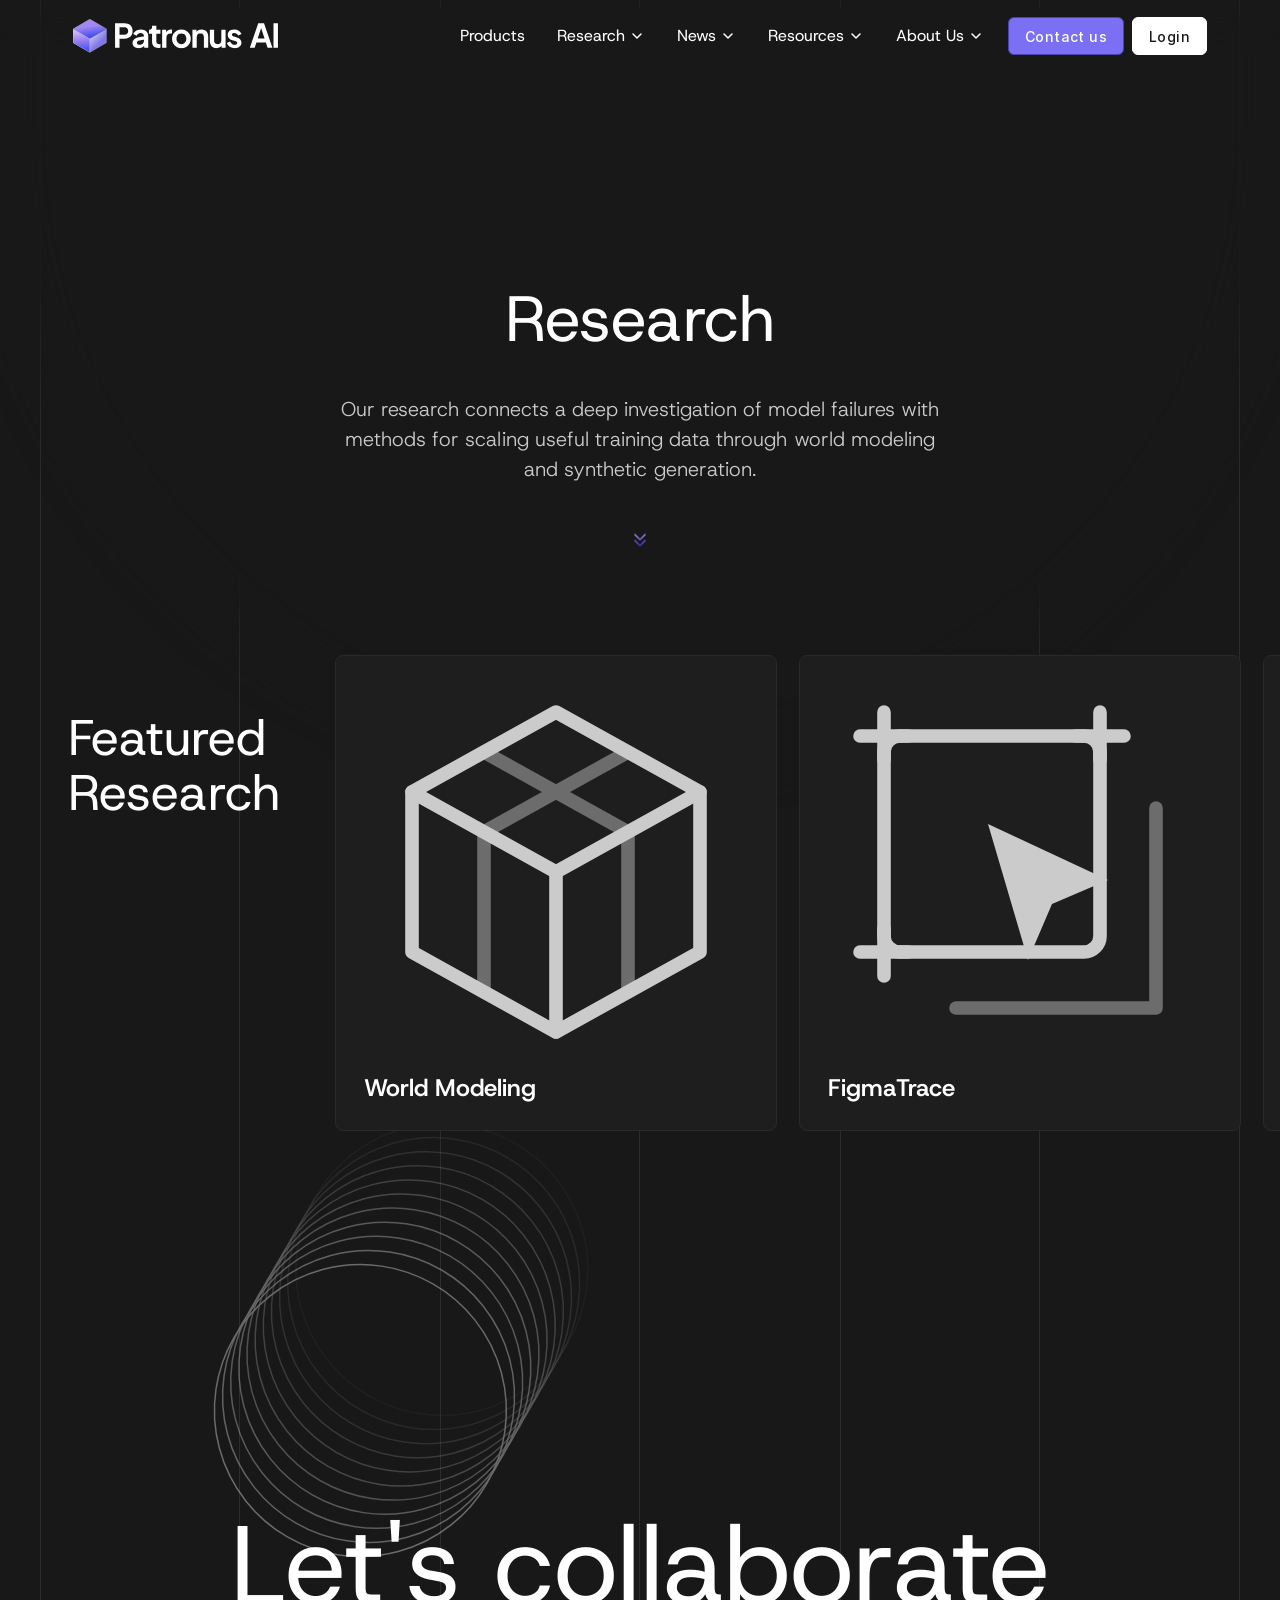
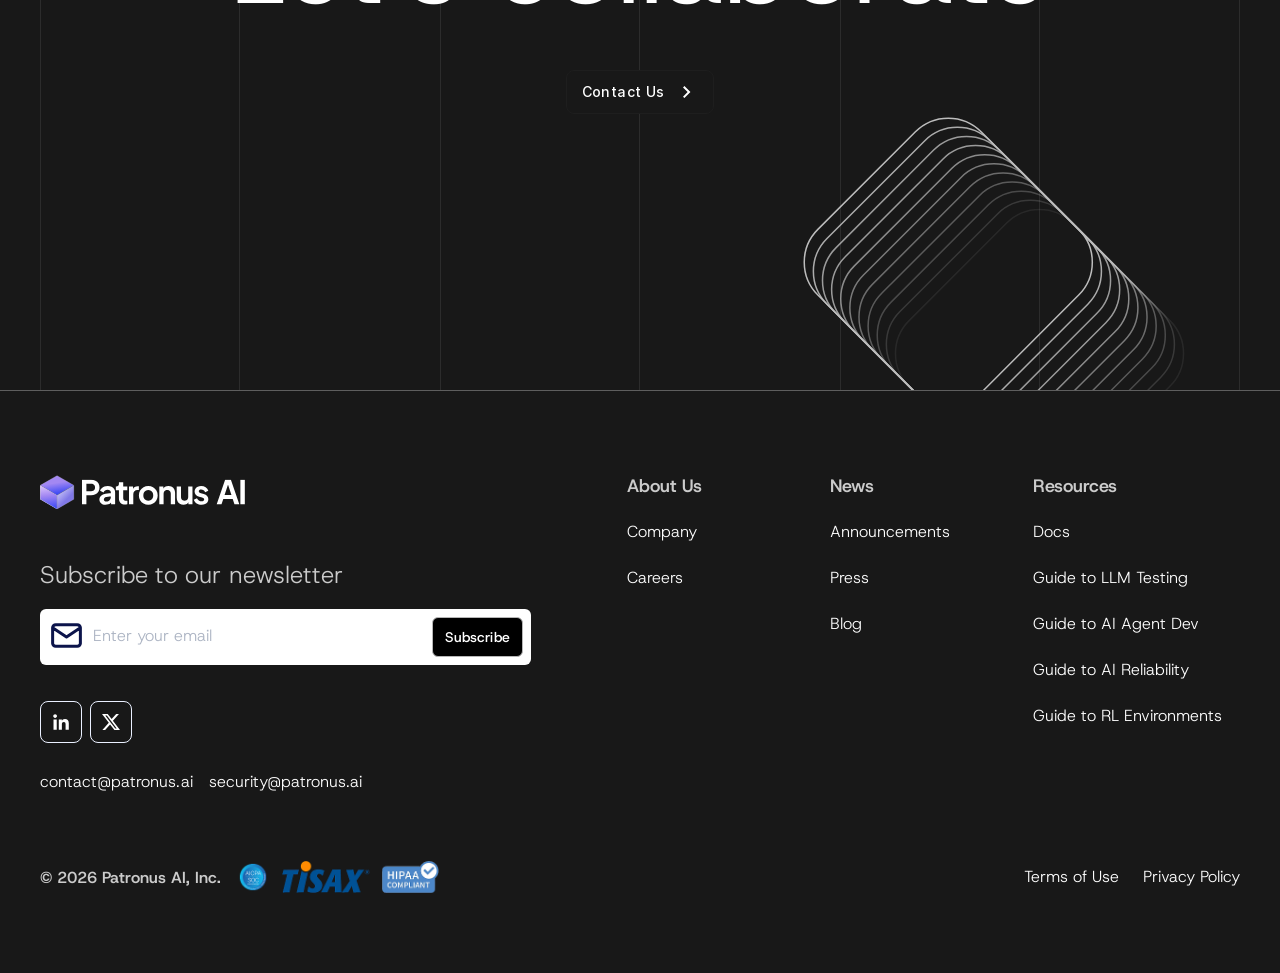
<file: research-revised.html>
<!DOCTYPE html><!-- This site was created in Webflow. https://webflow.com --><!-- Last Published: Thu Sep 03 2026 16:15:39 GMT+0000 (Coordinated Universal Time) --><html data-wf-domain="patronus.ai" data-wf-page="6985a063b36ba42b6c9ee84d" data-wf-site="64e655d42d3be60f582d0472" lang="en"><head><meta charset="utf-8"/><link href="https://cdn.prod.website-files.com" rel="preconnect" crossorigin="anonymous"/><title>Patronus AI | Research — Revised</title><meta content="Patronus AI develops simulation research and infrastructure to accelerate progress toward human-aligned AGI" name="description"/><meta content="Patronus AI | Products" property="og:title"/><meta content="Patronus AI develops simulation research and infrastructure to accelerate progress toward human-aligned AGI" property="og:description"/><meta content="https://cdn.prod.website-files.com/64e655d42d3be60f582d0472/6992fa096513c915db4d3c5d_Opengraph%20(1).png" property="og:image"/><meta content="Patronus AI | Products" name="twitter:title"/><meta content="Patronus AI develops simulation research and infrastructure to accelerate progress toward human-aligned AGI" name="twitter:description"/><meta property="og:type" content="website"/><meta content="summary_large_image" name="twitter:card"/><meta content="width=device-width, initial-scale=1" name="viewport"/><meta content="Webflow" name="generator"/><link href="assets/222bc9fccec14bd2.css?v=2" rel="stylesheet" type="text/css" crossorigin="anonymous"/><link href="https://fonts.googleapis.com" rel="preconnect"/><link href="https://fonts.gstatic.com" rel="preconnect" crossorigin="anonymous"/><script type="text/javascript">!function(o,c){var n=c.documentElement,t=" w-mod-";n.className+=t+"js",("ontouchstart"in o||o.DocumentTouch&&c instanceof DocumentTouch)&&(n.className+=t+"touch")}(window,document);</script><link href="assets/77224d8a7193907e.ico" rel="shortcut icon" type="image/x-icon"/><link href="assets/2bc6f2b3e77ebe8c.png" rel="apple-touch-icon"/><!-- Google Tag Manager -->

<!-- End Google Tag Manager -->


<!-- dataLayer -->

<!-- dataLayer END -->

<link rel="shortcut icon" href="assets/77224d8a7193907e.ico" type="image/x-icon">




<!-- Navbar easing -->
<style>

  .navbar1_component {
    transition: all 0.3s ease;
  }

  .navbar1_logo-name {
    transition: opacity 0.3s ease;
  }
</style>
<link
  rel="stylesheet"
  href="assets/0dffe3fe2f73e29e.css"
/>




<!-- Finsweet Attributes -->
<link href="assets/0dffe3fe2f73e29e.css" rel="stylesheet"/><link href="assets/49c2efef81e36e43.bin" rel="stylesheet"/><style>.product_section-link{display:flex}.wowbutton.is-inactive{opacity:.4;pointer-events:none;cursor:default}</style></head><body class="body_new"><div class="page-wrapper"><div class="global-styles w-embed"><style>

/* Make text look crisper and more legible in all browsers */
body {
  -webkit-font-smoothing: antialiased;
  -moz-osx-font-smoothing: grayscale;
  font-smoothing: antialiased;
  text-rendering: optimizeLegibility;
}

/* Focus state style for keyboard navigation for the focusable elements */
*[tabindex]:focus-visible,
  input[type="file"]:focus-visible {
   outline: 0.125rem solid #4d65ff;
   outline-offset: 0.125rem;
}

/* Get rid of top margin on first element in any rich text element */
.w-richtext > :not(div):first-child, .w-richtext > div:first-child > :first-child {
  margin-top: 0 !important;
}

/* Get rid of bottom margin on last element in any rich text element */
.w-richtext>:last-child, .w-richtext ol li:last-child, .w-richtext ul li:last-child {
	margin-bottom: 0 !important;
}

/* Prevent all click and hover interaction with an element */
.pointer-events-off {
	pointer-events: none;
}

/* Enables all click and hover interaction with an element */
.pointer-events-on {
  pointer-events: auto;
}

/* Create a class of .div-square which maintains a 1:1 dimension of a div */
.div-square::after {
	content: "";
	display: block;
	padding-bottom: 100%;
}

/* Make sure containers never lose their center alignment */
.container-medium,.container-small, .container-large {
	margin-right: auto !important;
  margin-left: auto !important;
}

/* 
Make the following elements inherit typography styles from the parent and not have hardcoded values. 
Important: You will not be able to style for example "All Links" in Designer with this CSS applied.
Uncomment this CSS to use it in the project. Leave this message for future hand-off.
*/
/*
a,
.w-input,
.w-select,
.w-tab-link,
.w-nav-link,
.w-dropdown-btn,
.w-dropdown-toggle,
.w-dropdown-link {
  color: inherit;
  text-decoration: inherit;
  font-size: inherit;
}
*/

/* Apply "..." after 3 lines of text */
.text-style-3lines {
	display: -webkit-box;
	overflow: hidden;
	-webkit-line-clamp: 3;
	-webkit-box-orient: vertical;
}

/* Apply "..." after 2 lines of text */
.text-style-2lines {
	display: -webkit-box;
	overflow: hidden;
	-webkit-line-clamp: 2;
	-webkit-box-orient: vertical;
}
/* Apply "..." after 3 lines of text */
.text-style-3lines {
	display: -webkit-box;
	overflow: hidden;
	-webkit-line-clamp: 3;
	-webkit-box-orient: vertical;
}
/* Apply "..." after 4 lines of text */
.text-style-4lines {
	display: -webkit-box;
	overflow: hidden;
	-webkit-line-clamp: 4;
	-webkit-box-orient: vertical;
}

/* Adds inline flex display */
.display-inlineflex {
  display: inline-flex;
}

/* These classes are never overwritten */
.hide {
  display: none !important;
}

@media screen and (max-width: 991px) {
    .hide, .hide-tablet {
        display: none !important;
    }
}
  @media screen and (max-width: 767px) {
    .hide-mobile-landscape{
      display: none !important;
    }
}
  @media screen and (max-width: 479px) {
    .hide-mobile{
      display: none !important;
    }
}
 
.margin-0 {
  margin: 0rem !important;
}
  
.padding-0 {
  padding: 0rem !important;
}

.spacing-clean {
padding: 0rem !important;
margin: 0rem !important;
}

.margin-top {
  margin-right: 0rem !important;
  margin-bottom: 0rem !important;
  margin-left: 0rem !important;
}

.padding-top {
  padding-right: 0rem !important;
  padding-bottom: 0rem !important;
  padding-left: 0rem !important;
}
  
.margin-right {
  margin-top: 0rem !important;
  margin-bottom: 0rem !important;
  margin-left: 0rem !important;
}

.padding-right {
  padding-top: 0rem !important;
  padding-bottom: 0rem !important;
  padding-left: 0rem !important;
}

.margin-bottom {
  margin-top: 0rem !important;
  margin-right: 0rem !important;
  margin-left: 0rem !important;
}

.padding-bottom {
  padding-top: 0rem !important;
  padding-right: 0rem !important;
  padding-left: 0rem !important;
}

.margin-left {
  margin-top: 0rem !important;
  margin-right: 0rem !important;
  margin-bottom: 0rem !important;
}
  
.padding-left {
  padding-top: 0rem !important;
  padding-right: 0rem !important;
  padding-bottom: 0rem !important;
}
  
.margin-horizontal {
  margin-top: 0rem !important;
  margin-bottom: 0rem !important;
}

.padding-horizontal {
  padding-top: 0rem !important;
  padding-bottom: 0rem !important;
}

.margin-vertical {
  margin-right: 0rem !important;
  margin-left: 0rem !important;
}
  
.padding-vertical {
  padding-right: 0rem !important;
  padding-left: 0rem !important;
}

</style></div><div data-animation="default" class="navbar12_component w-nav" data-easing2="ease" fs-scrolldisable-element="smart-nav" data-easing="ease" data-collapse="medium" data-w-id="034f6c64-4b9b-e791-d5cd-58042d2de78f" role="banner" data-duration="400"><div class="navbar_mobile-bg"></div><div class="navbar_main"><div class="navbar12_container"><a href="./" class="navbar12_logo-link w-nav-brand" target="_top"><img loading="lazy" src="assets/672b753d45d6a6be.svg" alt="" class="navbar12_logo"/><div class="nav_logo-text_wrapper"><img loading="lazy" src="assets/3cb4ebba1288239d.svg" alt="" class="navbar12_logo-text"/></div></a><nav role="navigation" class="navbar12_menu is-page-height-tablet w-nav-menu"><div class="nav_menu-content_wrapper"><div class="navbar12_menu-links"><a href="products/" class="navbar12_dropdown-toggle" target="_top">Products</a><div data-delay="200" data-hover="true" data-w-id="034f6c64-4b9b-e791-d5cd-58042d2de799" class="navbar12_menu-dropdown hide w-dropdown"><div class="navbar12_dropdown-toggle w-dropdown-toggle"><div>Product</div><img loading="lazy" src="assets/aa61666945023c9a.svg" alt="" class="dropdown-chevron"/></div><nav class="navbar_dropdown-wrapper w-dropdown-list"><div class="navbar12_dropdown-list is-product"><div class="navbar12_dropdown-content product"><div class="navbar12_dropdown-column"><div class="margin-bottom margin-small hide-tablet"><h4 class="text-size-small text-weight-normal">Product</h4></div><div class="navbar12_dropdown-link-list"><a href="https://patronus.ai/product/features" class="navbar12_dropdown-link is-icon w-inline-block" rel="noopener noreferrer" target="_blank"><div class="navbar12_icon-wrapper"><div class="icon-embed-custom w-embed"><svg xmlns="http://www.w3.org/2000/svg" width="100%" height="100%" viewBox="0 0 26 26" fill="none" preserveAspectRatio="xMidYMid meet" aria-hidden="true" role="img">
<path d="M14.5 9.25H19M16.75 7V11.5M7 7.75C7 7.55109 7.07902 7.36032 7.21967 7.21967C7.36032 7.07902 7.55109 7 7.75 7H10.75C10.9489 7 11.1397 7.07902 11.2803 7.21967C11.421 7.36032 11.5 7.55109 11.5 7.75V10.75C11.5 10.9489 11.421 11.1397 11.2803 11.2803C11.1397 11.421 10.9489 11.5 10.75 11.5H7.75C7.55109 11.5 7.36032 11.421 7.21967 11.2803C7.07902 11.1397 7 10.9489 7 10.75V7.75ZM7 15.25C7 15.0511 7.07902 14.8603 7.21967 14.7197C7.36032 14.579 7.55109 14.5 7.75 14.5H10.75C10.9489 14.5 11.1397 14.579 11.2803 14.7197C11.421 14.8603 11.5 15.0511 11.5 15.25V18.25C11.5 18.4489 11.421 18.6397 11.2803 18.7803C11.1397 18.921 10.9489 19 10.75 19H7.75C7.55109 19 7.36032 18.921 7.21967 18.7803C7.07902 18.6397 7 18.4489 7 18.25V15.25ZM14.5 15.25C14.5 15.0511 14.579 14.8603 14.7197 14.7197C14.8603 14.579 15.0511 14.5 15.25 14.5H18.25C18.4489 14.5 18.6397 14.579 18.7803 14.7197C18.921 14.8603 19 15.0511 19 15.25V18.25C19 18.4489 18.921 18.6397 18.7803 18.7803C18.6397 18.921 18.4489 19 18.25 19H15.25C15.0511 19 14.8603 18.921 14.7197 18.7803C14.579 18.6397 14.5 18.4489 14.5 18.25V15.25Z" stroke="currentColor" stroke-linecap="round" stroke-linejoin="round"/>
</svg></div></div><div class="navbar12_text-wrapper"><div>Core Platform</div></div></a><a href="https://patronus.ai/percival" class="navbar12_dropdown-link is-icon w-inline-block" rel="noopener noreferrer" target="_blank"><div class="navbar12_icon-wrapper"><div class="icon-embed-custom w-embed"><svg xmlns="http://www.w3.org/2000/svg" width="100%" height="100%" viewBox="0 0 26 26" fill="none" preserveAspectRatio="xMidYMid meet" aria-hidden="true" role="img">
<path d="M18.77 15.88C18.77 18.1507 17.0919 20.0001 15.0327 20.0001H10.938C8.87895 19.9999 7.20361 18.1505 7.20361 15.88V14.3829C7.55599 14.4404 7.87015 14.4888 8.1626 14.5343V15.88C8.1626 17.6236 9.40634 19.0419 10.938 19.0421H15.0327C16.5645 19.0421 17.811 17.6237 17.811 15.88V14.5343C17.8206 14.5319 17.8403 14.5294 17.8403 14.5294L17.9331 14.5128C18.192 14.4721 18.4536 14.4309 18.7124 14.3878C18.7316 14.3854 18.7508 14.3828 18.77 14.3781V15.88ZM10.9604 14.9318C11.2002 14.9318 11.397 15.1288 11.397 15.3683V16.547C11.3968 16.7863 11.2 16.9825 10.9604 16.9825C10.7209 16.9825 10.5241 16.7863 10.5239 16.547V15.3683C10.5239 15.1288 10.7208 14.9318 10.9604 14.9318ZM15.0112 14.9318C15.2508 14.9319 15.4468 15.1289 15.4468 15.3683V16.547C15.4466 16.7862 15.2507 16.9824 15.0112 16.9825C14.7716 16.9825 14.5749 16.7863 14.5747 16.547V15.3683C14.5747 15.1288 14.7715 14.9318 15.0112 14.9318ZM12.9888 9.43958C13.1732 9.43958 13.3579 9.46847 13.5327 9.51868L13.5591 9.52649H13.562C13.8233 9.60551 14.0799 9.68477 14.3315 9.76379C14.7246 9.88593 15.1252 10.02 15.5278 10.1613C15.7962 10.257 16.0648 10.3551 16.3188 10.4532L16.3335 10.4601L16.4839 10.5177C16.8578 10.6662 17.1934 10.808 17.5122 10.9493C17.8477 11.0954 18.1884 11.2555 18.5239 11.4279C18.6702 11.4997 18.8147 11.5739 18.9585 11.6505C18.9718 11.6573 18.9909 11.6745 18.9937 11.6769C19.0056 11.6889 19.0127 11.7035 19.0151 11.7179L19.1401 13.4015C19.1425 13.4278 19.0947 13.4784 19.0132 13.4904C18.9317 13.5047 18.8525 13.517 18.771 13.5314C18.4498 13.5841 18.1284 13.6368 17.812 13.6847C17.7282 13.6967 17.6439 13.7079 17.5601 13.7198C17.1576 13.7845 16.7528 13.8445 16.3599 13.8995L16.0933 13.9357L15.564 14.0079C15.1612 14.0606 14.7603 14.1104 14.3647 14.1583L13.8257 14.2228C13.7419 14.2323 13.658 14.24 13.5718 14.2472C13.3848 14.2616 13.1949 14.2687 12.9888 14.2687C12.7828 14.2687 12.5911 14.2615 12.4019 14.2472C12.3181 14.24 12.2317 14.2323 12.1479 14.2228L11.9702 14.2013C11.8504 14.1869 11.7303 14.1751 11.6128 14.1583C11.2126 14.1104 10.8123 14.0606 10.4097 14.0079L10.3159 13.9952C10.0788 13.9641 9.84158 13.9311 9.60205 13.8976C9.20411 13.8401 8.80317 13.7821 8.40283 13.7198C8.32391 13.7079 8.2425 13.6966 8.16357 13.6847C7.85199 13.6368 7.53774 13.5865 7.20459 13.5314C7.1255 13.517 7.04389 13.5047 6.9624 13.4904C6.8737 13.4784 6.83252 13.4254 6.83252 13.4015L6.95752 11.715C6.96002 11.7054 6.96776 11.6914 6.98193 11.6749C6.99145 11.6678 7.00288 11.6576 7.01709 11.6505C7.15848 11.5739 7.30255 11.4997 7.44873 11.4279C7.77715 11.2626 8.11072 11.1047 8.44873 10.9562C8.83933 10.7814 9.2419 10.6138 9.64209 10.4581C9.85778 10.3767 10.1458 10.269 10.4478 10.1613C10.8481 10.0199 11.2513 9.88595 11.6421 9.76379C11.9033 9.68238 12.1672 9.60063 12.438 9.52161L12.481 9.50989H12.4829C12.6435 9.4644 12.8138 9.43959 12.9888 9.43958ZM6.14404 11.4738H6.15186L6.00732 13.5861H6.00049C5.56899 13.5573 5.24321 13.1782 5.27197 12.7423L5.30811 12.2521L5.30518 12.254C5.33398 11.8182 5.71265 11.4451 6.14404 11.4738ZM19.8257 11.4708C20.2572 11.4421 20.6358 11.8161 20.6646 12.2521L20.6987 12.7404C20.7299 13.1761 20.4015 13.5551 19.9702 13.5841H19.9624L19.8188 11.4708H19.8257ZM12.9868 10.2755C12.8286 10.2755 12.6725 10.2998 12.5239 10.3429C12.4785 10.3596 12.4307 10.3696 12.3853 10.3839V13.296C12.3853 13.3583 12.4352 13.4133 12.4976 13.4181C12.6606 13.4301 12.8262 13.4357 12.9868 13.4357C13.1473 13.4357 13.3102 13.4301 13.4731 13.4181C13.5379 13.4133 13.5854 13.3607 13.5854 13.296V10.3859C13.54 10.3692 13.4922 10.3596 13.4468 10.3429C13.2982 10.2998 13.1449 10.2755 12.9868 10.2755ZM11.4263 10.6779C11.0955 10.7856 10.776 10.8958 10.4644 11.006C10.4166 11.0251 10.3853 11.071 10.3853 11.1212V13.0616C10.3853 13.1214 10.431 13.1744 10.4907 13.1818C10.8143 13.2249 11.1338 13.2626 11.4526 13.3009C11.5243 13.3103 11.5862 13.2533 11.5864 13.1818V10.7931C11.5863 10.7119 11.5052 10.6519 11.4263 10.6779ZM14.5444 10.6808C14.4654 10.6547 14.3843 10.7147 14.3843 10.796V13.1818C14.3845 13.2533 14.4464 13.3102 14.5181 13.3009C14.8369 13.265 15.1588 13.2243 15.48 13.1788C15.5398 13.1715 15.5854 13.1185 15.5854 13.0587V11.1212C15.5854 11.0686 15.5542 11.0228 15.5063 11.006C15.1971 10.8958 14.8776 10.7886 14.5444 10.6808ZM16.5513 11.4044C16.4722 11.3733 16.3833 11.4305 16.3833 11.5167V12.923C16.3835 12.9971 16.4488 13.0541 16.5229 13.0421C16.8415 12.9943 17.1624 12.9464 17.481 12.8986C17.5409 12.889 17.5845 12.8383 17.5845 12.7784V11.924C17.5845 11.876 17.5554 11.8328 17.5122 11.8136C17.2031 11.6723 16.8819 11.5361 16.5513 11.4044ZM9.40479 11.4093C9.07413 11.5434 8.75295 11.6796 8.44385 11.8185C8.39831 11.8376 8.37158 11.8809 8.37158 11.9288V12.7745C8.37179 12.8342 8.41531 12.8841 8.4751 12.8937C8.7962 12.944 9.11493 12.9917 9.43604 13.0372C9.51026 13.0492 9.57553 12.9922 9.57568 12.9181H9.57275V11.5216C9.57275 11.4354 9.48389 11.3782 9.40479 11.4093ZM12.9888 6.00012C13.2282 6.00025 13.4251 6.19641 13.4253 6.43567V7.00891C14.9401 7.11439 16.3517 7.7488 17.4351 8.83118C17.9433 9.33657 18.3558 9.9168 18.6626 10.5587C18.3414 10.4006 18.0034 10.2443 17.6558 10.0958C17.3897 9.98088 17.1064 9.8639 16.7925 9.73938C16.6824 9.69635 16.5725 9.65545 16.4624 9.61243L16.4478 9.60754C16.232 9.52611 15.9991 9.43924 15.7378 9.34583L15.7114 9.33704C15.6924 9.33226 15.6709 9.32505 15.6519 9.31555C15.3858 9.22454 15.1701 9.15215 14.9663 9.08508C14.7937 9.0276 14.6164 8.9722 14.439 8.91711C14.2184 8.85005 13.9954 8.78301 13.77 8.71594C13.7197 8.70158 13.6738 8.68743 13.6235 8.67786C13.4223 8.62762 13.2067 8.6017 12.9888 8.60168C12.7706 8.60168 12.5518 8.62809 12.3433 8.68079C12.3004 8.68798 12.2528 8.70208 12.2075 8.71399C11.9775 8.78343 11.7518 8.85061 11.5337 8.92004C11.1573 9.03501 10.7615 9.16465 10.3276 9.31555C10.0424 9.41374 9.76628 9.5137 9.51221 9.6095C9.39971 9.65493 9.28735 9.69829 9.17725 9.74133C9.09095 9.77247 8.99934 9.81087 8.91064 9.8468L8.83447 9.87805C8.67146 9.94272 8.49837 10.0145 8.3042 10.1007C8.27553 10.1126 8.24443 10.1268 8.21338 10.1388L8.19678 10.1486L8.16553 10.1603L8.16748 10.1632C7.94712 10.2613 7.73872 10.3571 7.53271 10.4552C7.46082 10.4887 7.3863 10.5248 7.31201 10.5607C8.29487 8.51039 10.2893 7.1671 12.5522 7.01379V6.43567C12.5525 6.19634 12.7492 6.00012 12.9888 6.00012Z" fill="currentColor"/>
</svg></div></div><div class="navbar12_text-wrapper"><div>Percival</div></div></a><a href="https://patronus.ai/rl-environments" class="navbar12_dropdown-link is-icon w-inline-block" rel="noopener noreferrer" target="_blank"><div class="navbar12_icon-wrapper"><div class="icon-embed-custom w-embed"><svg xmlns="http://www.w3.org/2000/svg" width="100%" height="100%" viewBox="0 0 26 26" fill="none" preserveAspectRatio="xMidYMid meet" aria-hidden="true" role="img">
<path d="M19.5156 8.72369C20.8878 8.72389 22 9.8368 22 11.209V14.7911C21.9999 16.1632 20.8878 17.2753 19.5156 17.2755H6.48535C5.11306 17.2755 4.00012 16.1633 4 14.7911V11.209C4 9.83668 5.11299 8.72369 6.48535 8.72369H19.5156ZM8.46582 10.7969C8.04487 10.7969 7.66828 10.8996 7.33594 11.1046C7.00363 11.3039 6.7375 11.5779 6.53809 11.9268C6.3442 12.2758 6.24707 12.6776 6.24707 13.1319C6.24707 13.5751 6.3442 13.9769 6.53809 14.337C6.73196 14.6914 7.00037 14.9742 7.34375 15.1846C7.69263 15.3895 8.09151 15.4922 8.54004 15.4922C8.84472 15.4922 9.12506 15.4448 9.37988 15.3506C9.64022 15.2509 9.86213 15.1174 10.0449 14.9512C10.233 14.7796 10.3714 14.5883 10.46 14.378L9.69531 14.004C9.58453 14.1978 9.43215 14.3557 9.23828 14.4776C9.04993 14.5995 8.82027 14.6612 8.54883 14.6612C8.28292 14.6612 8.04449 14.5972 7.83398 14.4698C7.62908 14.3424 7.46885 14.1646 7.35254 13.9376C7.27639 13.7814 7.2353 13.6069 7.22461 13.4141H10.5684C10.5849 13.3477 10.596 13.2757 10.6016 13.1983C10.6071 13.1208 10.6094 13.0457 10.6094 12.9737C10.6093 12.6802 10.5596 12.4029 10.46 12.1426C10.3658 11.8825 10.2276 11.6525 10.0449 11.4532C9.86211 11.2482 9.637 11.0881 9.37109 10.9717C9.10526 10.8555 8.80362 10.7969 8.46582 10.7969ZM16.9541 15.3926H17.8105L19.5801 10.8965H18.5498L17.3818 14.0547L16.2148 10.8965H15.1934L16.9541 15.3926ZM13.3623 10.7969C13.0411 10.797 12.7583 10.872 12.5146 11.0215C12.3386 11.1257 12.1975 11.266 12.0908 11.4424V10.8965H11.1943V15.3917H12.1328V12.7413C12.1328 12.5197 12.1747 12.3287 12.2578 12.168C12.3409 12.0075 12.457 11.8859 12.6064 11.8028C12.7615 11.7142 12.936 11.669 13.1299 11.669C13.3238 11.669 13.4959 11.7142 13.6455 11.8028C13.8004 11.8859 13.9199 12.0075 14.0029 12.168C14.0859 12.3231 14.1269 12.5143 14.127 12.7413V15.3917H15.0576V12.4922C15.0576 12.1599 14.9858 11.8662 14.8418 11.6114C14.6978 11.3566 14.498 11.1568 14.2432 11.0128C13.9884 10.8688 13.6946 10.7969 13.3623 10.7969ZM8.46582 11.586C8.71507 11.586 8.93147 11.65 9.11426 11.7774C9.30245 11.8992 9.4407 12.0683 9.5293 12.2842C9.58207 12.4022 9.60845 12.53 9.61426 12.6671H7.24707C7.2683 12.5367 7.30258 12.4175 7.35254 12.3096C7.45777 12.077 7.60694 11.8993 7.80078 11.7774C7.99467 11.65 8.21653 11.586 8.46582 11.586Z" fill="currentColor"/>
</svg></div></div><div class="navbar12_text-wrapper"><div>RL Envs</div></div></a></div></div><img loading="lazy" src="assets/d8b6cc65038e7b00.svg" alt="" class="nav_img"/></div></div></nav></div><div data-delay="200" data-hover="true" data-w-id="034f6c64-4b9b-e791-d5cd-58042d2de7b9" class="navbar12_menu-dropdown hide w-dropdown"><div class="navbar12_dropdown-toggle w-dropdown-toggle"><div>Use Cases</div><img loading="lazy" src="assets/aa61666945023c9a.svg" alt="" class="dropdown-chevron"/></div><nav class="navbar_dropdown-wrapper w-dropdown-list"><div class="navbar12_dropdown-list is-usecases"><div class="navbar12_dropdown-content usecases"><div class="navbar12_dropdown-column"><div class="margin-bottom margin-small hide-tablet"><h4 class="text-size-small text-weight-normal text-color-white">Use Cases</h4></div><div class="navbar12_dropdown-link-list use-cases"><a href="https://patronus.ai/case-studies" class="navbar12_dropdown-link w-inline-block" rel="noopener noreferrer" target="_blank"><div class="navbar12_text-wrapper"><div>Case Studies</div></div></a><a href="https://patronus.ai/customer-service" class="navbar12_dropdown-link w-inline-block" rel="noopener noreferrer" target="_blank"><div class="navbar12_text-wrapper"><div>Customer Services</div></div></a><a href="https://patronus.ai/databricks" class="navbar12_dropdown-link w-inline-block" rel="noopener noreferrer" target="_blank"><div class="navbar12_text-wrapper"><div>Databricks</div></div></a><a href="https://patronus.ai/data-science-coding" class="navbar12_dropdown-link w-inline-block" rel="noopener noreferrer" target="_blank"><div class="navbar12_text-wrapper"><div>Data Science + Coding</div></div></a><a href="https://patronus.ai/finance-service" class="navbar12_dropdown-link w-inline-block" rel="noopener noreferrer" target="_blank"><div class="navbar12_text-wrapper"><div>Finacial Services</div></div></a><a href="https://patronus.ai/agents" class="navbar12_dropdown-link w-inline-block" rel="noopener noreferrer" target="_blank"><div class="navbar12_text-wrapper"><div>Agents</div></div></a></div></div><img loading="lazy" src="assets/7dcaf23141f3a5e7.svg" alt="" class="nav_img hide-tablet"/></div></div></nav></div><div data-delay="200" data-hover="true" data-w-id="034f6c64-4b9b-e791-d5cd-58042d2de7df" class="navbar12_menu-dropdown w-dropdown"><div class="navbar12_dropdown-toggle w-dropdown-toggle"><div>Research</div><img loading="lazy" src="assets/aa61666945023c9a.svg" alt="" class="dropdown-chevron"/></div><nav class="navbar_dropdown-wrapper research w-dropdown-list"><div class="navbar12_dropdown-list"><div class="navbar12_dropdown-content news"><div class="navbar12_dropdown-column research"><div class="navbar12_dropdown-link-list news"><a href="research/" class="navbar12_dropdown-link w-inline-block" target="_top"><div class="navbar12_text-wrapper"><div>Research Hub</div></div></a><a href="https://patronus.ai/research-insights" class="navbar12_dropdown-link w-inline-block" rel="noopener noreferrer" target="_blank"><div class="navbar12_text-wrapper"><div>Research Insights</div></div></a></div></div></div></div></nav></div><div data-delay="200" data-hover="true" data-w-id="fc3eba5e-397e-2760-fadd-09dc4ad4d7ae" class="navbar12_menu-dropdown w-dropdown"><div class="navbar12_dropdown-toggle w-dropdown-toggle"><div>News</div><img loading="lazy" src="assets/aa61666945023c9a.svg" alt="" class="dropdown-chevron"/></div><nav class="navbar_dropdown-wrapper w-dropdown-list"><div class="navbar12_dropdown-list news"><div class="navbar12_dropdown-content news"><div class="navbar12_dropdown-column news"><div class="margin-bottom margin-small hide-tablet"><h4 class="text-size-small text-weight-normal text-color-white">News</h4></div><div class="navbar12_dropdown-link-list news"><a href="https://patronus.ai/announcements" class="navbar12_dropdown-link w-inline-block" rel="noopener noreferrer" target="_blank"><div class="navbar12_text-wrapper"><div>Announcements</div></div></a><a href="https://patronus.ai/press" class="navbar12_dropdown-link w-inline-block" rel="noopener noreferrer" target="_blank"><div class="navbar12_text-wrapper"><div>Press</div></div></a><a href="https://patronus.ai/blog" class="navbar12_dropdown-link w-inline-block" rel="noopener noreferrer" target="_blank"><div class="navbar12_text-wrapper"><div>Blogs</div></div></a></div></div><img loading="lazy" src="assets/645baa6e91568c3b.png" alt="" class="nav_img"/></div></div></nav></div><div data-delay="200" data-hover="true" data-w-id="034f6c64-4b9b-e791-d5cd-58042d2de7f9" class="navbar12_menu-dropdown w-dropdown"><div class="navbar12_dropdown-toggle w-dropdown-toggle"><div>Resources</div><img loading="lazy" src="assets/aa61666945023c9a.svg" alt="" class="dropdown-chevron"/></div><nav class="navbar_dropdown-wrapper w-dropdown-list"><div class="navbar12_dropdown-list resources"><div class="navbar12_dropdown-content resources"><div class="navbar12_dropdown-column resources"><div class="margin-bottom margin-small hide-tablet"><h4 class="text-size-small text-weight-normal text-color-white">Resources</h4></div><div class="margin-bottom margin-small is-nomargin_tablet"><div class="navbar12_dropdown-link-list news"><a href="https://docs.patronus.ai/docs" class="navbar12_dropdown-link w-inline-block" rel="noopener noreferrer" target="_blank"><div class="navbar12_text-wrapper"><div>Docs</div></div></a></div></div><div class="margin-bottom margin-small hide-tablet"><h4 class="text-size-small text-weight-normal text-color-white">Guide</h4></div><div class="navbar12_dropdown-link-list resources"><a href="https://patronus.ai/ai-reliability" class="navbar12_dropdown-link w-inline-block" rel="noopener noreferrer" target="_blank"><div class="navbar12_text-wrapper"><div>AI Reliability</div></div></a><a href="https://patronus.ai/llm-testing" class="navbar12_dropdown-link w-inline-block" rel="noopener noreferrer" target="_blank"><div class="navbar12_text-wrapper"><div>LLM Testing</div></div></a><a href="https://patronus.ai/guide-to-rl-environments" class="navbar12_dropdown-link w-inline-block" rel="noopener noreferrer" target="_blank"><div class="navbar12_text-wrapper"><div>RL Environments</div></div></a><a href="https://patronus.ai/ai-agent-development" class="navbar12_dropdown-link w-inline-block" rel="noopener noreferrer" target="_blank"><div class="navbar12_text-wrapper"><div>AI Development Agents</div></div></a><a href="https://patronus.ai/ai-world-models" class="navbar12_dropdown-link w-inline-block" rel="noopener noreferrer" target="_blank"><div class="navbar12_text-wrapper"><div>AI World Models</div></div></a></div></div><img loading="lazy" src="assets/bc1946b292527efd.svg" alt="" class="nav_resources"/></div></div></nav></div><div data-delay="200" data-hover="true" data-w-id="034f6c64-4b9b-e791-d5cd-58042d2de813" class="navbar12_menu-dropdown w-dropdown"><div class="navbar12_dropdown-toggle w-dropdown-toggle"><div>About Us</div><img loading="lazy" src="assets/aa61666945023c9a.svg" alt="" class="dropdown-chevron"/></div><nav class="navbar_dropdown-wrapper w-dropdown-list"><div class="navbar12_dropdown-list about"><div class="navbar12_dropdown-content about"><div class="navbar12_dropdown-column about"><div class="margin-bottom margin-small hide-tablet"><h4 class="text-size-small text-weight-normal text-color-white">About Us</h4></div><div class="navbar12_dropdown-link-list news"><a href="https://patronus.ai/company" class="navbar12_dropdown-link w-inline-block" rel="noopener noreferrer" target="_blank"><div class="navbar12_text-wrapper"><div>Company</div></div></a><a href="https://patronus.ai/join" class="navbar12_dropdown-link w-inline-block" rel="noopener noreferrer" target="_blank"><div class="navbar12_text-wrapper"><div>Join Us</div></div></a><a href="#" class="navbar12_dropdown-link hide w-inline-block"><div class="navbar12_text-wrapper"><div>Pricing</div></div></a></div></div><img loading="lazy" src="assets/f05b11e9067b008e.png" alt="" class="nav_about"/></div></div></nav></div><a href="https://docs.patronus.ai/docs" class="navbar12_dropdown-toggle show-tablet" rel="noopener noreferrer" target="_blank">Docs</a></div><div class="navbar-mobile_menu-buttons"><div class="navbar_mobile-buttons"><a href="https://patronus.ai/book-a-call" class="wow_button mobile-nav w-button" rel="noopener noreferrer" target="_blank">Contact us</a><a href="http://app.patronus.ai" class="wow_button is-secondary w-button" rel="noopener noreferrer" target="_blank">Login in App</a></div><a fs-mirrorclick-element="trigger" href="#" class="navbar_mobile-close w-button">Close</a></div></div><div class="navbar12_menu-buttons hide-tablet"><a href="https://patronus.ai/book-a-call" class="wow_button w-button" rel="noopener noreferrer" target="_blank">Contact us</a><a href="http://app.patronus.ai" class="wow_button is-secondary w-button" rel="noopener noreferrer" target="_blank">Login</a></div></nav><div class="navbar12_menu-button w-nav-button"><div class="menu-icon1-2"><div class="menu-icon1_line-top-2"></div><div class="menu-icon1_line-middle-2"><div class="menu-icon1_line-middle-inner"></div></div><div class="menu-icon1_line-bottom-2"></div></div></div></div></div></div><div class="main-wrapper is-nohidden"><header class="section_product-hero" data-compare-section="hero"><div class="padding-global"><div class="container-large"><div class="product_hero-component"><div class="research_hero-header"><h1 class="heading-style-h1 is-new text-align-center">Research</h1><div class="hide w-embed"><style>
.product_hero-label {
  border: 1.31px solid transparent;
  border-radius: 130.74px;
  background: 
    linear-gradient(#181818, #181818) padding-box,
    linear-gradient(270deg, rgba(193, 193, 193, 0.25) 5.48%, rgba(84, 82, 82, 0.25) 89.9%) border-box;
}
</style></div></div><div class="max-width-608"><p class="text-size-20 text-align-center">Our research connects a deep investigation of model failures with methods for scaling useful training data through world modeling and synthetic generation.</p></div></div><div class="wowheader_bg-shape"></div><div data-wf--header_chevron-icon_wrapper--variant="is-44" class="header_chevron-wrapper w-variant-4f1e648c-ad75-cc6d-5ab6-fc96f575fd51"><img loading="lazy" src="assets/cf3852417ab5840e.svg" alt="" class="hero_chevron-img is-relative"/><img loading="lazy" src="assets/cf3852417ab5840e.svg" alt="" class="hero_chevron-img is-absolute"/></div></div></div></header><div class="section_wowresearch" data-compare-section="papers"><div class="padding_section-left"><div class="container-large is-no_rightpadding"><div class="wowresearch-component"><div class="wowresearch_block"><h2 class="heading-style-h2 wow">Featured Research</h2></div><div class="swiper is-wow_new" data-research-draft="true"><div class="swiper-wrapper is-wow_new"><div class="swiper-slide is-wow_new">
<div class="wow_research-slide_component" tabindex="0">
<div class="wow_research-slide">
<svg aria-hidden="true" class="research-draft-icon" fill="none" stroke="currentColor" stroke-linecap="round" stroke-linejoin="round" stroke-width="1.7" viewbox="0 0 48 48">
<path d="M24 4 42 14v20L24 44 6 34V14Z"></path>
<path d="m6 14 18 10 18-10M24 24v20"></path>
<path d="m15 9 18 10v20M33 9 15 19v20" opacity=".45"></path>
</svg>
<div class="heading-style-h5 wow text-color-white text-weight-semibold">
            World Modeling
          </div>
<div class="wow_research-list_wrapper" style="height:0px">
<div class="wow_research-list">
<div class="wow_research-list_item">
<div class="wow_research-list_icon w-embed">
<svg aria-hidden="true" fill="none" height="100%" viewbox="0 0 16 16" width="100%">
<circle cx="8" cy="8" r="6" stroke="currentColor"></circle>
<path d="M5.33 8h5.34M8 5.33 10.67 8 8 10.67" stroke="currentColor" stroke-linecap="round" stroke-linejoin="round"></path>
</svg></div>
<p class="text-size-16">Steerable world models for reinforcement learning</p>
</div>
<div class="wow_research-list_item">
<div class="wow_research-list_icon w-embed">
<svg aria-hidden="true" fill="none" height="100%" viewbox="0 0 16 16" width="100%">
<circle cx="8" cy="8" r="6" stroke="currentColor"></circle>
<path d="M5.33 8h5.34M8 5.33 10.67 8 8 10.67" stroke="currentColor" stroke-linecap="round" stroke-linejoin="round"></path>
</svg></div>
<p class="text-size-16">Simulating environment dynamics from grounded agent trajectories</p>
</div>
<div class="wow_research-list_item">
<div class="wow_research-list_icon w-embed">
<svg aria-hidden="true" fill="none" height="100%" viewbox="0 0 16 16" width="100%">
<circle cx="8" cy="8" r="6" stroke="currentColor"></circle>
<path d="M5.33 8h5.34M8 5.33 10.67 8 8 10.67" stroke="currentColor" stroke-linecap="round" stroke-linejoin="round"></path>
</svg></div>
<p class="text-size-16">Studying transfer to unseen environments</p>
</div>
</div>
<a class="wow_button is-secondary w-button" href="https://arxiv.org/abs/2607.16204" rel="noopener noreferrer" target="_blank">View paper</a>
</div>
</div>
</div></div><div class="swiper-slide is-wow_new">
<div class="wow_research-slide_component" tabindex="0">
<div class="wow_research-slide">
<svg aria-hidden="true" class="research-draft-icon" fill="none" stroke="currentColor" stroke-linecap="round" stroke-linejoin="round" stroke-width="1.7" viewbox="0 0 48 48">
<rect height="27" rx="2" width="27" x="7" y="7"></rect>
<path d="M16 41h25V16" opacity=".45"></path>
<path d="m20 18 5 17 3-7 7-3Z" fill="currentColor" stroke="none"></path>
<path d="M4 7h6M7 4v6M31 7h6M34 4v6
               M4 34h6M7 31v6"></path>
</svg>
<div class="heading-style-h5 wow text-color-white text-weight-semibold">
            FigmaTrace
          </div>
<div class="wow_research-list_wrapper" style="height:0px">
<div class="wow_research-list">
<div class="wow_research-list_item">
<div class="wow_research-list_icon w-embed">
<svg aria-hidden="true" fill="none" height="100%" viewbox="0 0 16 16" width="100%">
<circle cx="8" cy="8" r="6" stroke="currentColor"></circle>
<path d="M5.33 8h5.34M8 5.33 10.67 8 8 10.67" stroke="currentColor" stroke-linecap="round" stroke-linejoin="round"></path>
</svg></div>
<p class="text-size-16">Training data drawn from expert Figma workflows</p>
</div>
<div class="wow_research-list_item">
<div class="wow_research-list_icon w-embed">
<svg aria-hidden="true" fill="none" height="100%" viewbox="0 0 16 16" width="100%">
<circle cx="8" cy="8" r="6" stroke="currentColor"></circle>
<path d="M5.33 8h5.34M8 5.33 10.67 8 8 10.67" stroke="currentColor" stroke-linecap="round" stroke-linejoin="round"></path>
</svg></div>
<p class="text-size-16">Preserving design intent when converting workflows into trajectories</p>
</div>
<div class="wow_research-list_item">
<div class="wow_research-list_icon w-embed">
<svg aria-hidden="true" fill="none" height="100%" viewbox="0 0 16 16" width="100%">
<circle cx="8" cy="8" r="6" stroke="currentColor"></circle>
<path d="M5.33 8h5.34M8 5.33 10.67 8 8 10.67" stroke="currentColor" stroke-linecap="round" stroke-linejoin="round"></path>
</svg></div>
<p class="text-size-16">Improving agent performance across computer-use environments</p>
</div>
</div>
<a class="wow_button is-secondary w-button" href="https://cdn.patronus.ai/FigmaTrace.pdf" rel="noopener noreferrer" target="_blank">View paper</a>
</div>
</div>
</div></div><div class="swiper-slide is-wow_new">
<div class="wow_research-slide_component" tabindex="0">
<div class="wow_research-slide">
<svg aria-hidden="true" class="research-draft-icon" fill="none" stroke="currentColor" stroke-linecap="round" stroke-linejoin="round" stroke-width="1.7" viewbox="0 0 48 48">
<path d="m24 5 19 10-19 10L5 15Z"></path>
<path d="m5 24 19 10 19-10" opacity=".7"></path>
<path d="m5 33 19 10 19-10" opacity=".4"></path>
<path d="M24 25v18" stroke-dasharray="2 4"></path>
</svg>
<div class="heading-style-h5 wow text-color-white text-weight-semibold">
            MEMTRACK
          </div>
<div class="wow_research-list_wrapper" style="height:0px">
<div class="wow_research-list">
<div class="wow_research-list_item">
<div class="wow_research-list_icon w-embed">
<svg aria-hidden="true" fill="none" height="100%" viewbox="0 0 16 16" width="100%">
<circle cx="8" cy="8" r="6" stroke="currentColor"></circle>
<path d="M5.33 8h5.34M8 5.33 10.67 8 8 10.67" stroke="currentColor" stroke-linecap="round" stroke-linejoin="round"></path>
</svg></div>
<p class="text-size-16">Testing long-term memory in dynamic work environments</p>
</div>
<div class="wow_research-list_item">
<div class="wow_research-list_icon w-embed">
<svg aria-hidden="true" fill="none" height="100%" viewbox="0 0 16 16" width="100%">
<circle cx="8" cy="8" r="6" stroke="currentColor"></circle>
<path d="M5.33 8h5.34M8 5.33 10.67 8 8 10.67" stroke="currentColor" stroke-linecap="round" stroke-linejoin="round"></path>
</svg></div>
<p class="text-size-16">Tracking changing information across connected platforms</p>
</div>
<div class="wow_research-list_item">
<div class="wow_research-list_icon w-embed">
<svg aria-hidden="true" fill="none" height="100%" viewbox="0 0 16 16" width="100%">
<circle cx="8" cy="8" r="6" stroke="currentColor"></circle>
<path d="M5.33 8h5.34M8 5.33 10.67 8 8 10.67" stroke="currentColor" stroke-linecap="round" stroke-linejoin="round"></path>
</svg></div>
<p class="text-size-16">Revealing failures in retaining and applying prior context</p>
</div>
</div>
<a class="wow_button is-secondary w-button" href="https://arxiv.org/abs/2510.01353" rel="noopener noreferrer" target="_blank">View paper</a>
</div>
</div>
</div></div><div class="swiper-slide is-wow_new">
<div class="wow_research-slide_component" tabindex="0">
<div class="wow_research-slide">
<svg aria-hidden="true" class="research-draft-icon" fill="none" stroke="currentColor" stroke-linecap="round" stroke-linejoin="round" stroke-width="1.7" viewbox="0 0 48 48">
<path d="M7 12h23a9 9 0 0 1 0 18H18"></path>
<path d="m13 6-6 6 6 6"></path>
<path d="M41 36H18a9 9 0 0 1 0-18h12" opacity=".5"></path>
<path d="m35 30 6 6-6 6" opacity=".5"></path>
</svg>
<div class="heading-style-h5 wow text-color-white text-weight-semibold">
            DETOUR
          </div>
<div class="wow_research-list_wrapper" style="height:0px">
<div class="wow_research-list">
<div class="wow_research-list_item">
<div class="wow_research-list_icon w-embed">
<svg aria-hidden="true" fill="none" height="100%" viewbox="0 0 16 16" width="100%">
<circle cx="8" cy="8" r="6" stroke="currentColor"></circle>
<path d="M5.33 8h5.34M8 5.33 10.67 8 8 10.67" stroke="currentColor" stroke-linecap="round" stroke-linejoin="round"></path>
</svg></div>
<p class="text-size-16">Testing multi-turn search with incomplete information</p>
</div>
<div class="wow_research-list_item">
<div class="wow_research-list_icon w-embed">
<svg aria-hidden="true" fill="none" height="100%" viewbox="0 0 16 16" width="100%">
<circle cx="8" cy="8" r="6" stroke="currentColor"></circle>
<path d="M5.33 8h5.34M8 5.33 10.67 8 8 10.67" stroke="currentColor" stroke-linecap="round" stroke-linejoin="round"></path>
</svg></div>
<p class="text-size-16">Resolving ambiguous requests through agent interaction</p>
</div>
<div class="wow_research-list_item">
<div class="wow_research-list_icon w-embed">
<svg aria-hidden="true" fill="none" height="100%" viewbox="0 0 16 16" width="100%">
<circle cx="8" cy="8" r="6" stroke="currentColor"></circle>
<path d="M5.33 8h5.34M8 5.33 10.67 8 8 10.67" stroke="currentColor" stroke-linecap="round" stroke-linejoin="round"></path>
</svg></div>
<p class="text-size-16">Spanning text, image, audio, and video</p>
</div>
</div>
<a class="wow_button is-secondary w-button" href="https://arxiv.org/abs/2602.00352" rel="noopener noreferrer" target="_blank">View paper</a>
</div>
</div>
</div></div><div class="swiper-slide is-wow_new">
<div class="wow_research-slide_component" tabindex="0">
<div class="wow_research-slide">
<svg aria-hidden="true" class="research-draft-icon" fill="none" stroke="currentColor" stroke-linecap="round" stroke-linejoin="round" stroke-width="1.7" viewbox="0 0 48 48">
<path d="M10 40V28c0-7 7-7 14-7s14 0 14-8V8"></path>
<path d="M24 21V7" opacity=".45"></path>
<circle cx="10" cy="40" fill="currentColor" r="3"></circle>
<circle cx="24" cy="7" r="3"></circle>
<circle cx="38" cy="7" r="3"></circle>
<circle cx="24" cy="21" fill="currentColor" r="3" stroke="none"></circle>
</svg>
<div class="heading-style-h5 wow text-color-white text-weight-semibold">
            TRAIL
          </div>
<div class="wow_research-list_wrapper" style="height:0px">
<div class="wow_research-list">
<div class="wow_research-list_item">
<div class="wow_research-list_icon w-embed">
<svg aria-hidden="true" fill="none" height="100%" viewbox="0 0 16 16" width="100%">
<circle cx="8" cy="8" r="6" stroke="currentColor"></circle>
<path d="M5.33 8h5.34M8 5.33 10.67 8 8 10.67" stroke="currentColor" stroke-linecap="round" stroke-linejoin="round"></path>
</svg></div>
<p class="text-size-16">Investigating failures across complex agent workflows</p>
</div>
<div class="wow_research-list_item">
<div class="wow_research-list_icon w-embed">
<svg aria-hidden="true" fill="none" height="100%" viewbox="0 0 16 16" width="100%">
<circle cx="8" cy="8" r="6" stroke="currentColor"></circle>
<path d="M5.33 8h5.34M8 5.33 10.67 8 8 10.67" stroke="currentColor" stroke-linecap="round" stroke-linejoin="round"></path>
</svg></div>
<p class="text-size-16">Human-annotated traces from software and research tasks</p>
</div>
<div class="wow_research-list_item">
<div class="wow_research-list_icon w-embed">
<svg aria-hidden="true" fill="none" height="100%" viewbox="0 0 16 16" width="100%">
<circle cx="8" cy="8" r="6" stroke="currentColor"></circle>
<path d="M5.33 8h5.34M8 5.33 10.67 8 8 10.67" stroke="currentColor" stroke-linecap="round" stroke-linejoin="round"></path>
</svg></div>
<p class="text-size-16">Testing models’ ability to locate and explain errors</p>
</div>
</div>
<a class="wow_button is-secondary w-button" href="https://arxiv.org/abs/2505.08638" rel="noopener noreferrer" target="_blank">View paper</a>
</div>
</div>
</div></div><div class="swiper-slide is-wow_new">
<div class="wow_research-slide_component" tabindex="0">
<div class="wow_research-slide">
<svg aria-hidden="true" class="research-draft-icon" fill="none" stroke="currentColor" stroke-linecap="round" stroke-linejoin="round" stroke-width="1.7" viewbox="0 0 48 48">
<path d="M6 13h11l10 22h15"></path>
<path d="M6 35h11l10-22h15" opacity=".45"></path>
<circle cx="24" cy="24" r="8"></circle>
<path d="m30 30 10 10"></path>
</svg>
<div class="heading-style-h5 wow text-color-white text-weight-semibold">
            TRACE
          </div>
<div class="wow_research-list_wrapper" style="height:0px">
<div class="wow_research-list">
<div class="wow_research-list_item">
<div class="wow_research-list_icon w-embed">
<svg aria-hidden="true" fill="none" height="100%" viewbox="0 0 16 16" width="100%">
<circle cx="8" cy="8" r="6" stroke="currentColor"></circle>
<path d="M5.33 8h5.34M8 5.33 10.67 8 8 10.67" stroke="currentColor" stroke-linecap="round" stroke-linejoin="round"></path>
</svg></div>
<p class="text-size-16">Detecting reward hacking in coding environments</p>
</div>
<div class="wow_research-list_item">
<div class="wow_research-list_icon w-embed">
<svg aria-hidden="true" fill="none" height="100%" viewbox="0 0 16 16" width="100%">
<circle cx="8" cy="8" r="6" stroke="currentColor"></circle>
<path d="M5.33 8h5.34M8 5.33 10.67 8 8 10.67" stroke="currentColor" stroke-linecap="round" stroke-linejoin="round"></path>
</svg></div>
<p class="text-size-16">Comparing intended behavior with exploitative agent trajectories</p>
</div>
<div class="wow_research-list_item">
<div class="wow_research-list_icon w-embed">
<svg aria-hidden="true" fill="none" height="100%" viewbox="0 0 16 16" width="100%">
<circle cx="8" cy="8" r="6" stroke="currentColor"></circle>
<path d="M5.33 8h5.34M8 5.33 10.67 8 8 10.67" stroke="currentColor" stroke-linecap="round" stroke-linejoin="round"></path>
</svg></div>
<p class="text-size-16">Testing whether models recognize shortcuts that undermine task goals</p>
</div>
</div>
<a class="wow_button is-secondary w-button" href="https://arxiv.org/abs/2601.20103" rel="noopener noreferrer" target="_blank">View paper</a>
</div>
</div>
</div></div><div class="swiper-slide is-wow_new">
<div class="wow_research-slide_component" tabindex="0">
<div class="wow_research-slide">
<svg aria-hidden="true" class="research-draft-icon" fill="none" stroke="currentColor" stroke-linecap="round" stroke-linejoin="round" stroke-width="1.7" viewbox="0 0 48 48">
<path d="M10 36a18 18 0 1 1 28 0"></path>
<path d="m24 25 11-12"></path>
<circle cx="24" cy="25" fill="currentColor" r="3"></circle>
<path d="M7 25h4M12 12l3 3M24 7v4M37 25h4" opacity=".5"></path>
<path d="M17 40h14"></path>
</svg>
<div class="heading-style-h5 wow text-color-white text-weight-semibold">
            SpeedrunBench
          </div>
<div class="wow_research-list_wrapper" style="height:0px">
<div class="wow_research-list">
<div class="wow_research-list_item">
<div class="wow_research-list_icon w-embed">
<svg aria-hidden="true" fill="none" height="100%" viewbox="0 0 16 16" width="100%">
<circle cx="8" cy="8" r="6" stroke="currentColor"></circle>
<path d="M5.33 8h5.34M8 5.33 10.67 8 8 10.67" stroke="currentColor" stroke-linecap="round" stroke-linejoin="round"></path>
</svg></div>
<p class="text-size-16">Testing strategy discovery through repeated gameplay</p>
</div>
<div class="wow_research-list_item">
<div class="wow_research-list_icon w-embed">
<svg aria-hidden="true" fill="none" height="100%" viewbox="0 0 16 16" width="100%">
<circle cx="8" cy="8" r="6" stroke="currentColor"></circle>
<path d="M5.33 8h5.34M8 5.33 10.67 8 8 10.67" stroke="currentColor" stroke-linecap="round" stroke-linejoin="round"></path>
</svg></div>
<p class="text-size-16">Challenging agents to improve beyond task completion</p>
</div>
<div class="wow_research-list_item">
<div class="wow_research-list_icon w-embed">
<svg aria-hidden="true" fill="none" height="100%" viewbox="0 0 16 16" width="100%">
<circle cx="8" cy="8" r="6" stroke="currentColor"></circle>
<path d="M5.33 8h5.34M8 5.33 10.67 8 8 10.67" stroke="currentColor" stroke-linecap="round" stroke-linejoin="round"></path>
</svg></div>
<p class="text-size-16">Measuring planning and execution under time pressure</p>
</div>
</div>
<a class="wow_button is-secondary w-button" href="https://cdn.patronus.ai/SpeedrunBench.pdf" rel="noopener noreferrer" target="_blank">View paper</a>
</div>
</div>
</div></div><div class="swiper-slide is-wow_new">
<div class="wow_research-slide_component" tabindex="0">
<div class="wow_research-slide">
<svg aria-hidden="true" class="research-draft-icon" fill="none" stroke="currentColor" stroke-linecap="round" stroke-linejoin="round" stroke-width="1.7" viewbox="0 0 48 48">
<rect height="28" rx="2" width="28" x="7" y="7"></rect>
<path d="M17 13h24v28H13V17" opacity=".5" stroke-dasharray="3 5"></path>
<path d="m17 25 5 5 10-12"></path>
</svg>
<div class="heading-style-h5 wow text-color-white text-weight-semibold">
            HalluWorld
          </div>
<div class="wow_research-list_wrapper" style="height:0px">
<div class="wow_research-list" style="row-gap:12px">
<p class="research-draft-credit" style="margin:0;line-height:1.2">Collaborative research</p><div class="wow_research-list_item">
<div class="wow_research-list_icon w-embed">
<svg aria-hidden="true" fill="none" height="100%" viewbox="0 0 16 16" width="100%">
<circle cx="8" cy="8" r="6" stroke="currentColor"></circle>
<path d="M5.33 8h5.34M8 5.33 10.67 8 8 10.67" stroke="currentColor" stroke-linecap="round" stroke-linejoin="round"></path>
</svg></div>
<p class="text-size-16">Isolating hallucinations in controlled environments</p>
</div>
<div class="wow_research-list_item">
<div class="wow_research-list_icon w-embed">
<svg aria-hidden="true" fill="none" height="100%" viewbox="0 0 16 16" width="100%">
<circle cx="8" cy="8" r="6" stroke="currentColor"></circle>
<path d="M5.33 8h5.34M8 5.33 10.67 8 8 10.67" stroke="currentColor" stroke-linecap="round" stroke-linejoin="round"></path>
</svg></div>
<p class="text-size-16">Testing observation, memory, and prediction</p>
</div>
<div class="wow_research-list_item">
<div class="wow_research-list_icon w-embed">
<svg aria-hidden="true" fill="none" height="100%" viewbox="0 0 16 16" width="100%">
<circle cx="8" cy="8" r="6" stroke="currentColor"></circle>
<path d="M5.33 8h5.34M8 5.33 10.67 8 8 10.67" stroke="currentColor" stroke-linecap="round" stroke-linejoin="round"></path>
</svg></div>
<p class="text-size-16">Deriving ground truth from explicit world states</p>
</div>
</div>
<a class="wow_button is-secondary w-button" href="https://arxiv.org/abs/2605.19341" rel="noopener noreferrer" target="_blank">View paper</a>
</div>
</div>
</div></div><div class="swiper-slide is-wow_new">
<div class="wow_research-slide_component" tabindex="0">
<div class="wow_research-slide">
<svg aria-hidden="true" class="research-draft-icon" fill="none" stroke="currentColor" stroke-linecap="round" stroke-linejoin="round" stroke-width="1.7" viewbox="0 0 48 48">
<path d="M8 7v34h34"></path>
<path d="M16 34V24M25 34V17M34 34V10" stroke-width="4"></path>
<path d="M13 12h9" opacity=".45"></path>
</svg>
<div class="heading-style-h5 wow text-color-white text-weight-semibold">
            FinanceBench
          </div>
<div class="wow_research-list_wrapper" style="height:0px">
<div class="wow_research-list">
<div class="wow_research-list_item">
<div class="wow_research-list_icon w-embed">
<svg aria-hidden="true" fill="none" height="100%" viewbox="0 0 16 16" width="100%">
<circle cx="8" cy="8" r="6" stroke="currentColor"></circle>
<path d="M5.33 8h5.34M8 5.33 10.67 8 8 10.67" stroke="currentColor" stroke-linecap="round" stroke-linejoin="round"></path>
</svg></div>
<p class="text-size-16">Testing financial reasoning against real company documents</p>
</div>
<div class="wow_research-list_item">
<div class="wow_research-list_icon w-embed">
<svg aria-hidden="true" fill="none" height="100%" viewbox="0 0 16 16" width="100%">
<circle cx="8" cy="8" r="6" stroke="currentColor"></circle>
<path d="M5.33 8h5.34M8 5.33 10.67 8 8 10.67" stroke="currentColor" stroke-linecap="round" stroke-linejoin="round"></path>
</svg></div>
<p class="text-size-16">Expert-curated questions with answers and supporting evidence</p>
</div>
<div class="wow_research-list_item">
<div class="wow_research-list_icon w-embed">
<svg aria-hidden="true" fill="none" height="100%" viewbox="0 0 16 16" width="100%">
<circle cx="8" cy="8" r="6" stroke="currentColor"></circle>
<path d="M5.33 8h5.34M8 5.33 10.67 8 8 10.67" stroke="currentColor" stroke-linecap="round" stroke-linejoin="round"></path>
</svg></div>
<p class="text-size-16">Revealing limitations in financial question answering</p>
</div>
</div>
<a class="wow_button is-secondary w-button" href="https://arxiv.org/abs/2311.11944" rel="noopener noreferrer" target="_blank">View paper</a>
</div>
</div>
</div></div></div></div></div><div class="hide w-embed w-script"><style>
.wow_research-list_wrapper {
  height: 0;
  overflow: hidden;
  transition: height 0.4s ease;
}

@media (max-width: 991px) {
  .wow_research-list_wrapper {
    height: auto !important;
    overflow: visible;
  }
}
</style>
</div></div></div></div></div><div class="page_background_grid-component"><div class="background_grid-wrap"><div id="w-node-f1e01e8d-0035-c1af-9c00-1320c0ab309f-c0ab309d" class="background_grid-column"></div><div id="w-node-f1e01e8d-0035-c1af-9c00-1320c0ab30a0-c0ab309d" class="background_grid-column no-border"></div><div id="w-node-f1e01e8d-0035-c1af-9c00-1320c0ab30a1-c0ab309d" class="background_grid-column"></div><div id="w-node-f1e01e8d-0035-c1af-9c00-1320c0ab30a2-c0ab309d" class="background_grid-column no-border"></div><div id="w-node-f1e01e8d-0035-c1af-9c00-1320c0ab30a3-c0ab309d" class="background_grid-column"></div><div id="w-node-f1e01e8d-0035-c1af-9c00-1320c0ab30a4-c0ab309d" class="background_grid-column last"></div></div></div><section data-wf--section-let-s-collaborate---footer--variant="default" class="section_footer_collaborate" data-compare-section="cta"><div class="padding-global"><div class="container-large is-relative"><div class="footer_collaborate-imgs_wrapper"><img loading="lazy" src="assets/bfa1c066680720c1.svg" alt="" class="footer_collaborate-img_right"/><img src="assets/89eaedc29bc904f4.svg" loading="lazy" alt="" class="footer_collaborate-img_left"/></div><div class="cta_collaborate-component"><h2 class="footer_cta-bigtext text-color-white">Let&#x27;s collaborate</h2><div class="button-group is-center"><a href="https://patronus.ai/book-a-call" class="wowbutton w-inline-block" rel="noopener noreferrer" target="_blank"><div>Contact Us</div><div class="rl-cta-icon w-embed"><svg width="8" height="13" viewBox="0 0 8 13" fill="none" xmlns="http://www.w3.org/2000/svg">
<path d="M1.42093 0L0 1.42093L4.6155 6.04651L0 10.6721L1.42093 12.093L7.46744 6.04651L1.42093 0Z" fill="white"/>
</svg></div></a></div></div></div></div></section><footer class="section_footer" data-compare-section="footer"><div class="padding-global"><div class="container-large is_large-new"><div class="padding-section-medium"><div class="padding-bottom padding-xlarge"><div class="w-layout-grid footer1_top-wrapper"><div class="footer1_left-wrapper"><div class="margin-bottom margin-large"><a href="#" class="footer1_logo-link w-nav-brand"><img loading="lazy" src="assets/8f11dd806a97aa57.svg" alt="" class="footer1_logo"/></a></div><div class="margin-bottom margin-small"><div class="text-size-24">Subscribe to our newsletter</div></div><div id="newsletter" class="footer1_form-block w-form"><form id="email-form" name="email-form" data-name="Email Form" method="get" class="footer1_form" data-wf-page-id="6985a063b36ba42b6c9ee84d" data-wf-element-id="1c49c54e-dd95-b020-3b8d-824008449613"><img loading="lazy" src="assets/5adba8b96848a9d2.svg" alt="" class="image-2"/><input class="form_input w-input" maxlength="256" name="email-2" data-name="Email 2" placeholder="Enter your email" type="email" id="email-2" required=""/><input type="submit" data-wait="Please wait..." class="button-11 is-secondary is-small is-newsletter w-button" value="Subscribe"/></form><div class="form_message-success-wrapper w-form-done"><div class="form_message-success"><div>Thank you! <br/>Your submission has been received!</div></div></div><div class="form_message-error-wrapper w-form-fail"><div class="form_message-error"><div>Oops! Something went wrong while submitting the form.</div></div></div></div><div class="footer_link-list"><a href="https://www.linkedin.com/company/patronus-ai-inc" class="footer1_social-link w-inline-block" rel="noopener noreferrer" target="_blank"><div class="icon-embed-xsmall w-embed"><svg xmlns="http://www.w3.org/2000/svg" width="100%" height="100%" viewBox="0 0 24 24" fill="none" preserveAspectRatio="xMidYMid meet" aria-hidden="true" role="img">
<path fill-rule="evenodd" clip-rule="evenodd" d="M19.7976 19.7976H16.5933V14.34C16.5933 12.8437 16.0248 12.0075 14.8404 12.0075C13.552 12.0075 12.8789 12.8777 12.8789 14.34V19.7976H9.79083V9.40096H12.8789V10.8014C12.8789 10.8014 13.8074 9.08333 16.0136 9.08333C18.2188 9.08333 19.7976 10.43 19.7976 13.2151V19.7976ZM6.10683 8.0396C5.05498 8.0396 4.20264 7.18057 4.20264 6.12112C4.20264 5.06167 5.05498 4.20264 6.10683 4.20264C7.15868 4.20264 8.01051 5.06167 8.01051 6.12112C8.01051 7.18057 7.15868 8.0396 6.10683 8.0396ZM4.5123 19.7976H7.73232V9.40096H4.5123V19.7976Z" fill="currentColor"/>
</svg></div></a><a href="https://x.com/PatronusAI" class="footer1_social-link w-inline-block" rel="noopener noreferrer" target="_blank"><div class="icon-embed-xsmall w-embed"><svg width="100%" height="100%" viewBox="0 0 24 24" fill="none" xmlns="http://www.w3.org/2000/svg">
<path d="M17.1761 4H19.9362L13.9061 10.7774L21 20H15.4456L11.0951 14.4066L6.11723 20H3.35544L9.80517 12.7508L3 4H8.69545L12.6279 9.11262L17.1761 4ZM16.2073 18.3754H17.7368L7.86441 5.53928H6.2232L16.2073 18.3754Z" fill="CurrentColor"/>
</svg></div></a></div><div class="margin-top margin-medium"><div class="footer_links-wrapper"><a href="mailto:contact@patronus.ai" class="footer_email-link">contact@patronus.ai</a><a href="mailto:security@patronus.ai" class="footer_email-link">security@patronus.ai</a></div></div></div><div id="w-node-_1c49c54e-dd95-b020-3b8d-82400844962c-08449604" class="w-layout-grid footer1_menu-wrapper"><div id="w-node-_1c49c54e-dd95-b020-3b8d-824008449638-08449604" class="footer1_link-column"><div class="margin-bottom margin-xsmall"><div class="text-weight-bold text-size-medium">About Us</div></div><div class="footer1_link-list"><a href="https://patronus.ai/company" class="footer1_link" rel="noopener noreferrer" target="_blank">Company</a><a href="https://patronus.ai/join" class="footer1_link" rel="noopener noreferrer" target="_blank">Careers</a><a href="https://patronus.ai/pricing" class="footer1_link hide" rel="noopener noreferrer" target="_blank">Pricing</a></div></div><div id="w-node-_1c49c54e-dd95-b020-3b8d-824008449643-08449604" class="footer1_link-column"><div class="margin-bottom margin-xsmall"><div class="text-weight-bold text-size-medium">News</div></div><div class="footer1_link-list"><a href="https://patronus.ai/announcements" class="footer1_link" rel="noopener noreferrer" target="_blank">Announcements</a><a href="https://patronus.ai/press" class="footer1_link" rel="noopener noreferrer" target="_blank">Press</a><a href="https://patronus.ai/blog" class="footer1_link" rel="noopener noreferrer" target="_blank">Blog</a></div></div><div id="w-node-_1c49c54e-dd95-b020-3b8d-82400844964e-08449604" class="footer1_link-column"><div class="margin-bottom margin-xsmall"><div class="text-weight-bold text-size-medium">Resources</div></div><div class="footer1_link-list"><a href="#" target="_blank" class="footer1_link">Docs</a><a href="https://patronus.ai/llm-testing" class="footer1_link" rel="noopener noreferrer" target="_blank">Guide to LLM Testing</a><a href="https://patronus.ai/ai-agent-development" class="footer1_link" rel="noopener noreferrer" target="_blank">Guide to AI Agent Dev</a><a href="https://patronus.ai/ai-reliability" class="footer1_link" rel="noopener noreferrer" target="_blank">Guide to AI Reliability</a><a href="https://patronus.ai/guide-to-rl-environments" class="footer1_link" rel="noopener noreferrer" target="_blank">Guide to RL Environments </a></div></div></div></div></div><div class="footer1_bottom-wrapper"><div class="footer_badge-component"><div class="footer1_credit-text">© 2026 Patronus AI, Inc.</div><div class="footer_badge-wrap"><img loading="lazy" src="assets/be93d15c735c40d2.png" alt="" class="image"/><img loading="lazy" src="assets/d47eafbf995173f0.png" alt="" class="image"/><img loading="lazy" src="assets/f7475cc2351e5719.png" alt="" class="image"/></div></div><div class="w-layout-grid footer1_legal-list"><a href="https://patronus.ai/terms-of-use" class="footer1_legal-link" rel="noopener noreferrer" target="_blank">Terms of Use</a><a href="https://patronus.ai/privacy-policy" class="footer1_legal-link" rel="noopener noreferrer" target="_blank">Privacy Policy</a></div></div></div></div></div></footer></div><script src="assets/30187e95a3462ed0.js" type="text/javascript" crossorigin="anonymous"></script><script src="assets/9befeb3dbe987dc9.js" type="text/javascript" crossorigin="anonymous"></script><script src="assets/69bb113594b5bf39.js" type="text/javascript" crossorigin="anonymous"></script><script src="assets/4283ff08d1b214df.js" type="text/javascript" crossorigin="anonymous"></script><script src="assets/b2d78cb371c53c3b.js" type="text/javascript" crossorigin="anonymous"></script><script src="assets/636c504402489167.js" type="text/javascript"></script><script src="assets/b3fa4a4328ab3a80.js" type="text/javascript"></script><script src="assets/368d7310ee9cf598.bin"></script>
<script>
  window.addEventListener("DOMContentLoaded", (event) => {
    // Split text into spans
    let typeSplit = new SplitType("[text-split]", {
      types: "words, chars",
      tagName: "span"
    });

    // Link timelines to scroll position
    function createScrollTrigger(triggerElement, timeline) {
      // Reset tl when scroll out of view past bottom of screen
      ScrollTrigger.create({
        trigger: triggerElement,
        start: "top bottom",
        onLeaveBack: () => {
          timeline.progress(0);
          timeline.pause();
        }
      });
      // Play tl when scrolled into view (60% from top of screen)
      ScrollTrigger.create({
        trigger: triggerElement,
        start: "top 60%",
        onEnter: () => timeline.play()
      });
    }


    $("[letters-fade-in]").each(function (index) {
      let tl = gsap.timeline({ paused: true });
      tl.from($(this).find(".char"), { opacity: 0, duration: 0.2, ease: "power1.out", stagger: { amount: 0.8 } });
      createScrollTrigger($(this), tl);
    });

    $("[letters-fade-in-random]").each(function (index) {
      let tl = gsap.timeline({ paused: true });
      tl.from($(this).find(".char"), { opacity: 0, duration: 0.05, ease: "power1.out", stagger: { amount: 0.4, from: "random" } });
      createScrollTrigger($(this), tl);
    });

    $("[scrub-each-word]").each(function (index) {
      let tl = gsap.timeline({
        scrollTrigger: {
          trigger: $(this),
          start: "top 90%",
          end: "top center",
          scrub: true
        }
      });
      tl.from($(this).find(".word"), { opacity: 0.2, duration: 0.2, ease: "power1.out", stagger: { each: 0.4 } });
    });

    // Avoid flash of unstyled content
    gsap.set("[text-split]", { opacity: 1 });
  });
</script>


<!-- Link Attribute -->

<!-- Link Attribute END -->

<!-- Сompany email compulsion -->


<script>
  //navbar sroll
  document.addEventListener("DOMContentLoaded", () => {
    const nav = document.querySelector(".navbar1_component");
    const logo = document.querySelector(".navbar1_logo-name");

    if (!nav) return;

    const toggle = () => {
      const scrolled = window.scrollY > 50;
      nav.classList.toggle("small", scrolled);
      if (logo) logo.style.opacity = scrolled ? "0" : "1";
    };

    toggle();
    window.addEventListener("scroll", toggle);
  });
</script>
<script src="assets/dadf945305b49e3a.js"></script>

<script>
  document.addEventListener("DOMContentLoaded", () => {
    gsap.registerPlugin(ScrollTrigger);

    const navbar = document.querySelector(".navbar12_component");
    const container = document.querySelector(".navbar12_container");
    const logoText = document.querySelector(".nav_logo-text_wrapper");
    const menuBtn = document.querySelector(".navbar12_menu-button.w-nav-button");
    const mobileBg = document.querySelector(".navbar_mobile-bg");

    if (!navbar || !container || !logoText || !menuBtn || !mobileBg) return;

    const mm = window.matchMedia("(max-width: 991px)");
    const isMobile = () => mm.matches;
    const isOpen = () => menuBtn.classList.contains("w--open");

    gsap.set(mobileBg, { opacity: 0 });

    const scrollTl = gsap.timeline({
      scrollTrigger: {
        trigger: document.body,
        start: "top top-=1",
        end: "top top-=100",
        scrub: 1
      }
    });

    scrollTl
      .fromTo(container, { borderColor: "#181818" }, { borderColor: "#1E1E1E", duration: 1 }, 0)
      .to(logoText, { width: "0rem", opacity: 0, duration: 1, ease: "power2.inOut" }, 0);

    function applyScrollStateNow() {
      if (!scrollTl.scrollTrigger) return;
      scrollTl.scrollTrigger.enable();
      scrollTl.scrollTrigger.refresh();
      scrollTl.progress(scrollTl.scrollTrigger.progress);
    }

    const bgTl = gsap.timeline({
      paused: true,
      defaults: { duration: 0.25, ease: "power2.out", overwrite: "auto" }
    });

    bgTl.to(mobileBg, { opacity: 1 }, 0);

    let closeSync = null;

    function onOpen() {
      if (!isMobile()) return;
      scrollTl.scrollTrigger && scrollTl.scrollTrigger.disable();
      if (closeSync) closeSync.kill();
      bgTl.play(0);
      gsap.to(container, { borderColor: "#181818", duration: 0.2, overwrite: "auto" });
      gsap.to(logoText, { width: "auto", opacity: 1, duration: 0.2, overwrite: "auto" });
    }

    function onClose() {
      if (!isMobile()) return;
      bgTl.reverse();
      if (closeSync) closeSync.kill();
      closeSync = gsap.delayedCall(bgTl.duration(), () => {
        if (!isOpen()) {
          applyScrollStateNow();
        }
      });
    }

    const obs = new MutationObserver(() => {
      if (!isMobile()) return;
      if (isOpen()) onOpen();
      else onClose();
    });

    obs.observe(menuBtn, { attributes: true, attributeFilter: ["class"] });

    mm.addEventListener("change", (e) => {
      if (!e.matches) {
        if (closeSync) closeSync.kill();
        bgTl.pause(0);
        gsap.set(mobileBg, { opacity: 0 });
        scrollTl.scrollTrigger && scrollTl.scrollTrigger.enable();
        scrollTl.scrollTrigger && scrollTl.scrollTrigger.refresh();
      } else {
        if (isOpen()) onOpen();
        else {
          gsap.set(mobileBg, { opacity: 0 });
          applyScrollStateNow();
        }
      }
    });

    if (isMobile() && isOpen()) onOpen();
  });
</script>



<script>
gsap.registerPlugin(ScrollTrigger);

(() => {
  let stickyTL = null;

  function clearStickyProps() {
    gsap.set([
      "#number_1","#number_2","#number_3",
      "#text_1","#text_2","#text_3"
    ], { clearProps: "transform,opacity" });
  }

  function killStickyOnly() {
    if (stickyTL) {
      stickyTL.scrollTrigger && stickyTL.scrollTrigger.kill(true);
      stickyTL.kill();
      stickyTL = null;
    }
    clearStickyProps();
  }

  function initStickyStackAnimation() {
    const component = document.querySelector('.product_steps-component');
    const grid = document.querySelector('.product_steps-grid');
    const number1 = document.getElementById('number_1');
    const number2 = document.getElementById('number_2');
    const number3 = document.getElementById('number_3');
    const text1 = document.getElementById('text_1');
    const text2 = document.getElementById('text_2');
    const text3 = document.getElementById('text_3');
    if (!component || !grid || !number1 || !number2 || !number3 || !text1 || !text2 || !text3) return;

    const number1Children = number1.querySelectorAll('*');
    const number2Children = number2.querySelectorAll('*');
    const number3Children = number3.querySelectorAll('*');
    const text1Children = text1.querySelectorAll('*');
    const text2Children = text2.querySelectorAll('*');
    const text3Children = text3.querySelectorAll('*');

    const text1Pos = text1.offsetTop;
    const text2Pos = text2.offsetTop;
    const text3Pos = text3.offsetTop;
    const number1Pos = number1.offsetTop;
    const number2Pos = number2.offsetTop;
    const number3Pos = number3.offsetTop;

    const number1Height = number1.offsetHeight;
    const number2Height = number2.offsetHeight;
    const text1Height = text1.offsetHeight;
    const finalGap = 14;

    gsap.set([...number2Children, ...number3Children, ...text2Children, ...text3Children], {
      color: '#4F4F4F'
    });

    const number2Final = number1Pos + number1Height + finalGap;
    const number3Final = number1Pos + number1Height + number2Height + (finalGap * 2);
    const text2Final = text1Pos;
    const text3Final = text1Pos;

    const number2MoveY = number2Final - number2Pos;
    const number3MoveY = number3Final - number3Pos;
    const text2MoveY = text2Final - text2Pos;
    const text3MoveY = text3Final - text3Pos;

    const baseDistance = Math.abs(number2MoveY) || 1;

    const number2Duration = 1;
    const number3Duration = Math.abs(number3MoveY) / baseDistance * number2Duration;
    const text2Duration = Math.abs(text2MoveY) / baseDistance * number2Duration;
    const text3Duration = Math.abs(text3MoveY) / baseDistance * number2Duration;

    const text2TouchesText1Bottom =
      (Math.abs(text2MoveY) - text1Height) / (Math.abs(text2MoveY) || 1);
    const text3TouchesText2Bottom =
      (Math.abs(text3MoveY) - Math.abs(text2MoveY) - text1Height) / (Math.abs(text3MoveY) || 1);

    stickyTL = gsap.timeline({
      scrollTrigger: {
        trigger: component,
        start: "top top",
        end: "bottom bottom",
        scrub: 1,
        pin: grid,
        anticipatePin: 1
      }
    });

    stickyTL
      .to(number2, { y: number2MoveY, duration: number2Duration, ease: "none" }, 0)
      .to(text2,   { y: text2MoveY,   duration: text2Duration,   ease: "none" }, 0)
      .to(number3, { y: number3MoveY, duration: number3Duration, ease: "none" }, 0)
      .to(text3,   { y: text3MoveY,   duration: text3Duration,   ease: "none" }, 0)

      .to(text1, { opacity: 0, duration: 0.15, ease: "none" }, text2Duration * text2TouchesText1Bottom)
      .to([...text1Children, ...number1Children], { color: '#4F4F4F', duration: 0.15, ease: "none" }, text2Duration * text2TouchesText1Bottom)
      .to([...text2Children, ...number2Children], { color: '#ffffff', duration: 0.15, ease: "none" }, text2Duration * text2TouchesText1Bottom)

      .to(text2, { opacity: 0, duration: 0.15, ease: "none" }, text2Duration + (text3Duration - text2Duration) * text3TouchesText2Bottom)
      .to([...text2Children, ...number2Children], { color: '#4F4F4F', duration: 0.15, ease: "none" }, text2Duration + (text3Duration - text2Duration) * text3TouchesText2Bottom)
      .to([...text3Children, ...number3Children], { color: '#ffffff', duration: 0.15, ease: "none" }, text2Duration + (text3Duration - text2Duration) * text3TouchesText2Bottom);
  }

  function boot() {
    killStickyOnly();
    initStickyStackAnimation();
    ScrollTrigger.refresh(true);
  }

  document.addEventListener('DOMContentLoaded', boot);

  window.addEventListener('pageshow', () => {
    boot();
  });

  let to;
  window.addEventListener('resize', () => {
    clearTimeout(to);
    to = setTimeout(() => {
      ScrollTrigger.refresh(true);
    }, 150);
  });
})();
</script><script src="preview-runtime.js"></script></body></html>
</file>
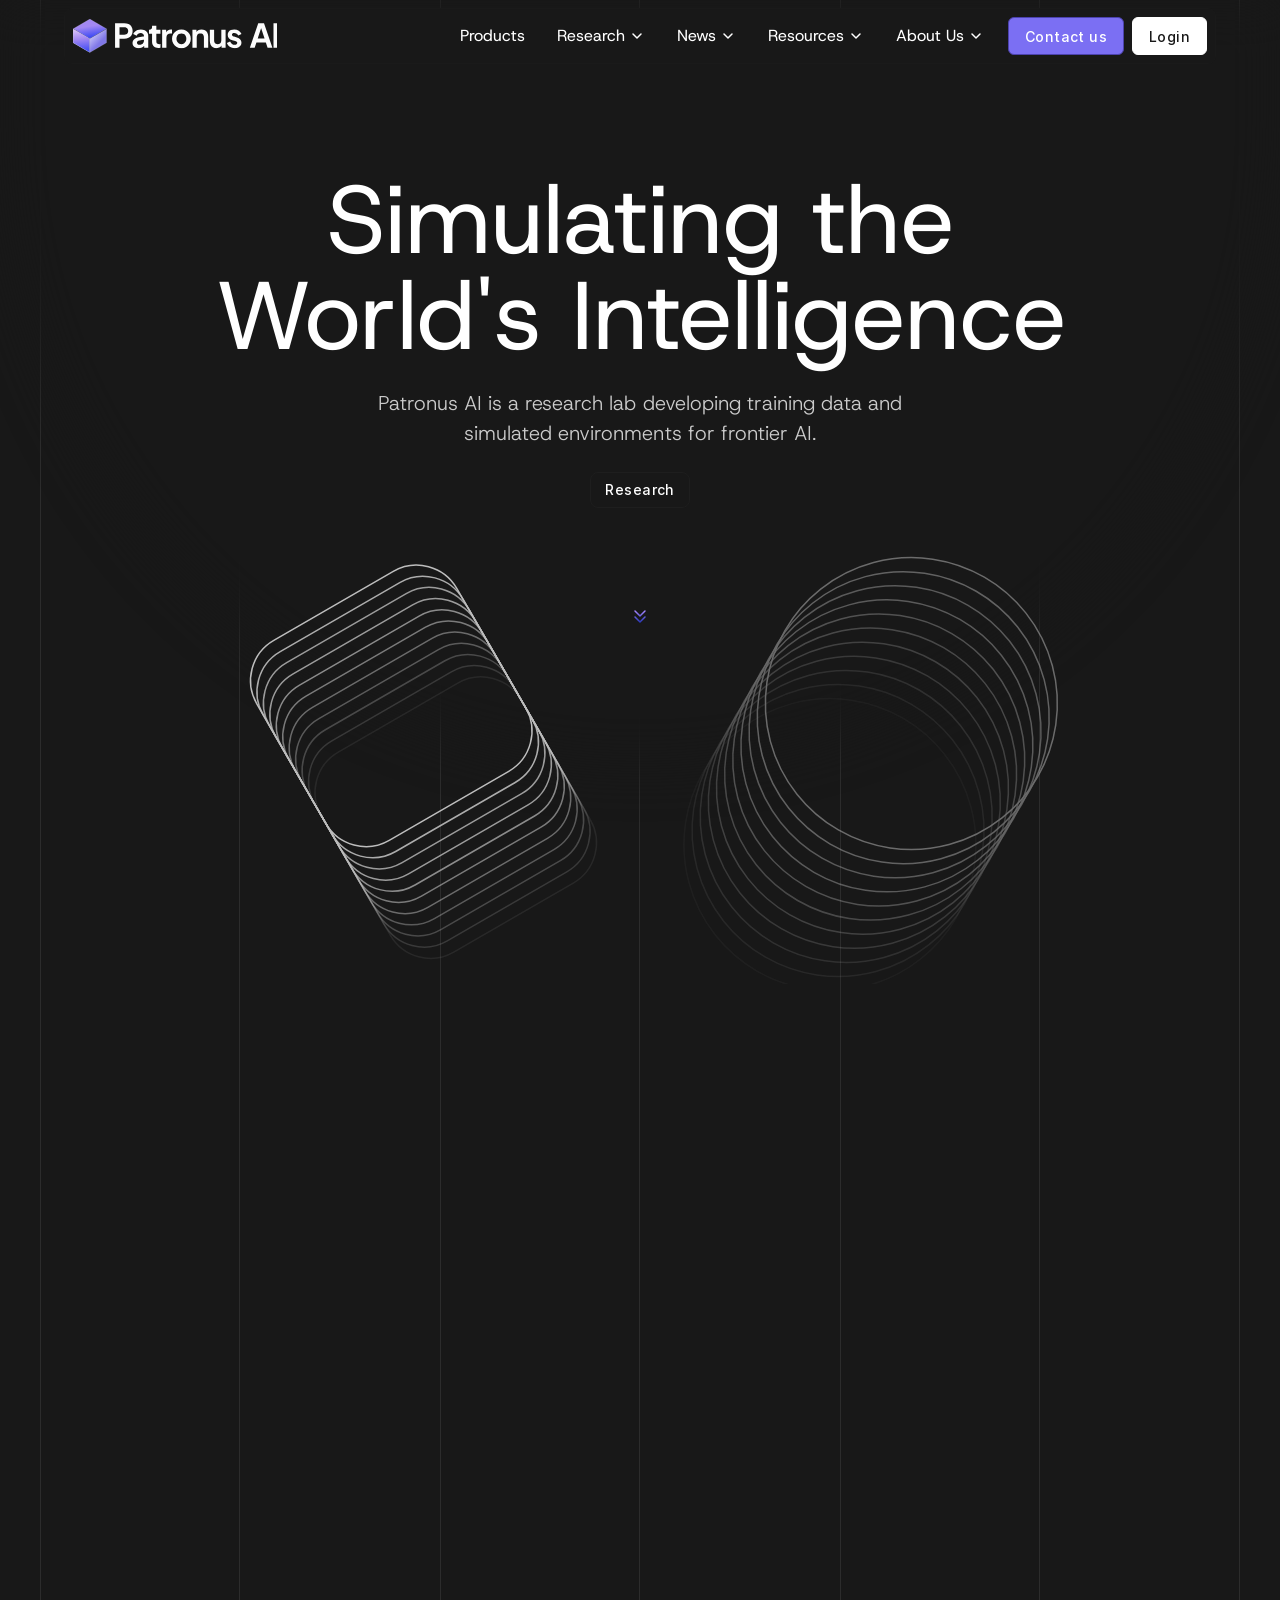
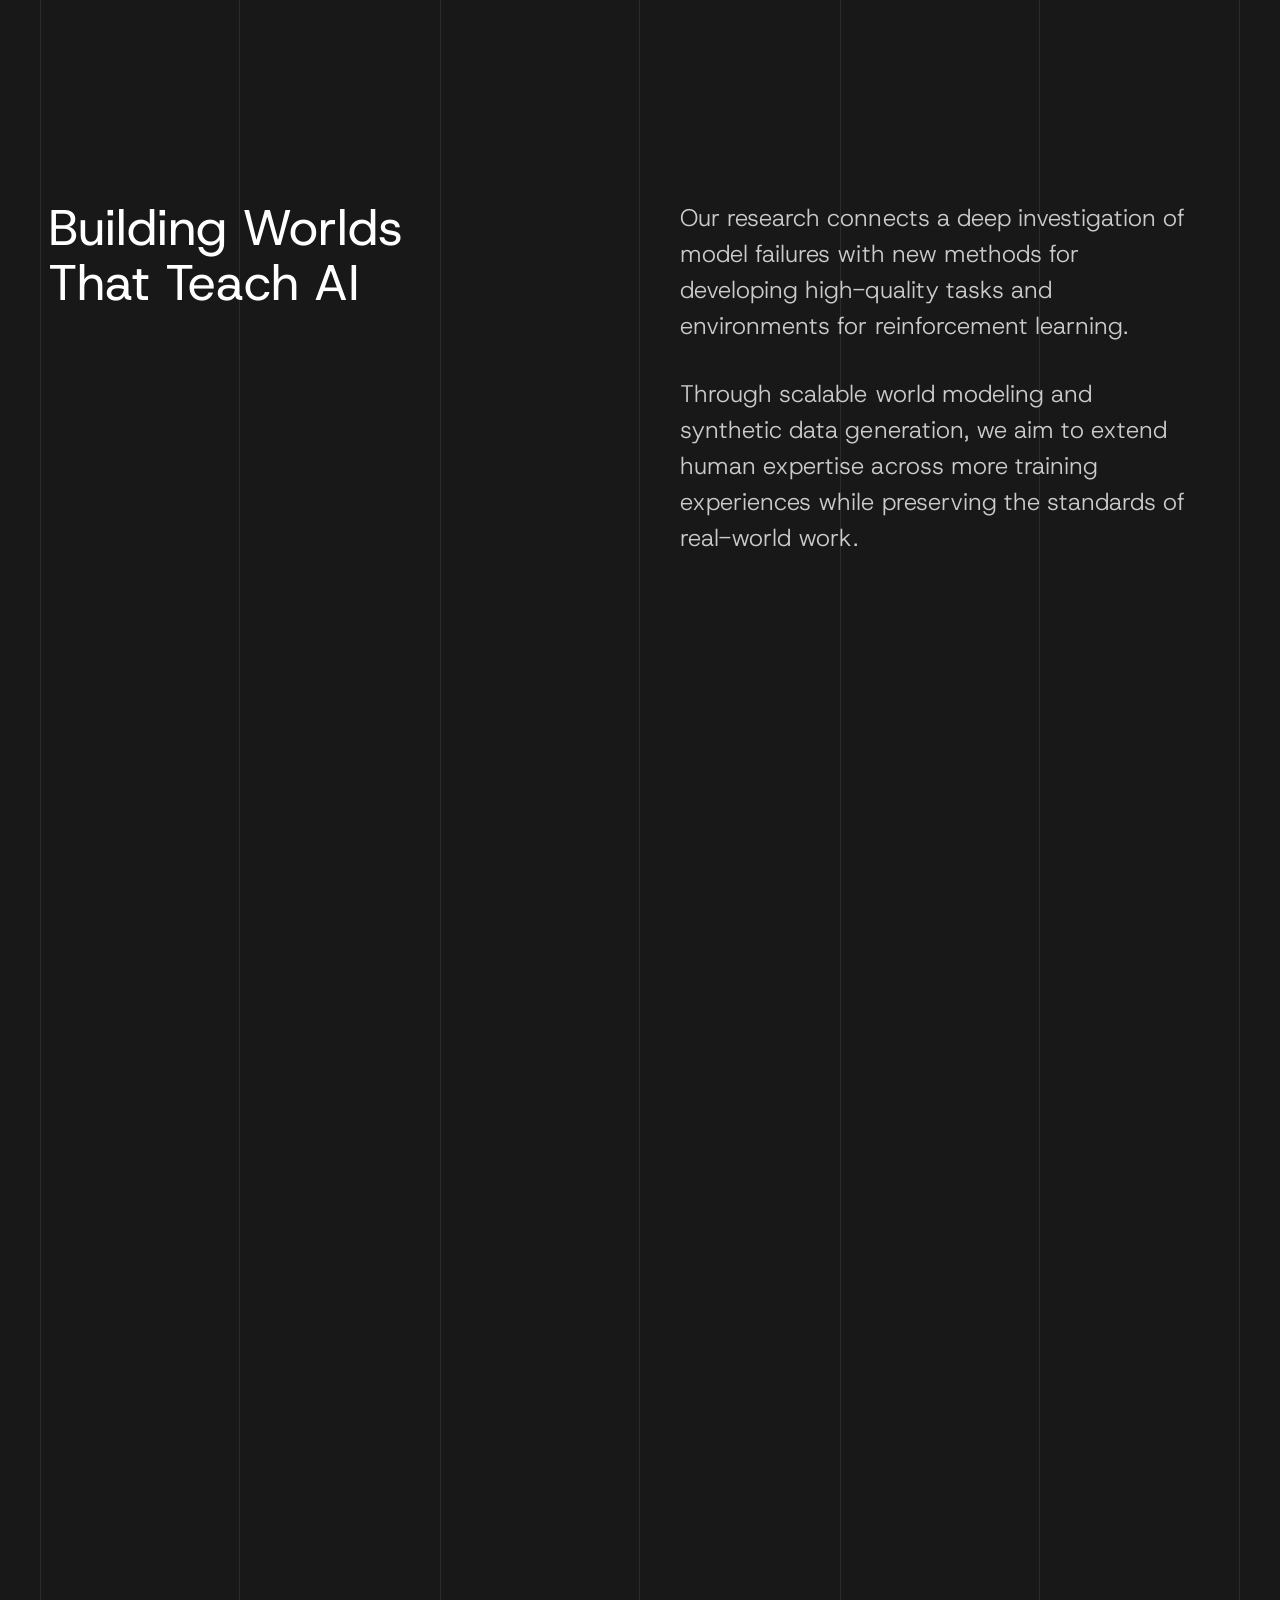
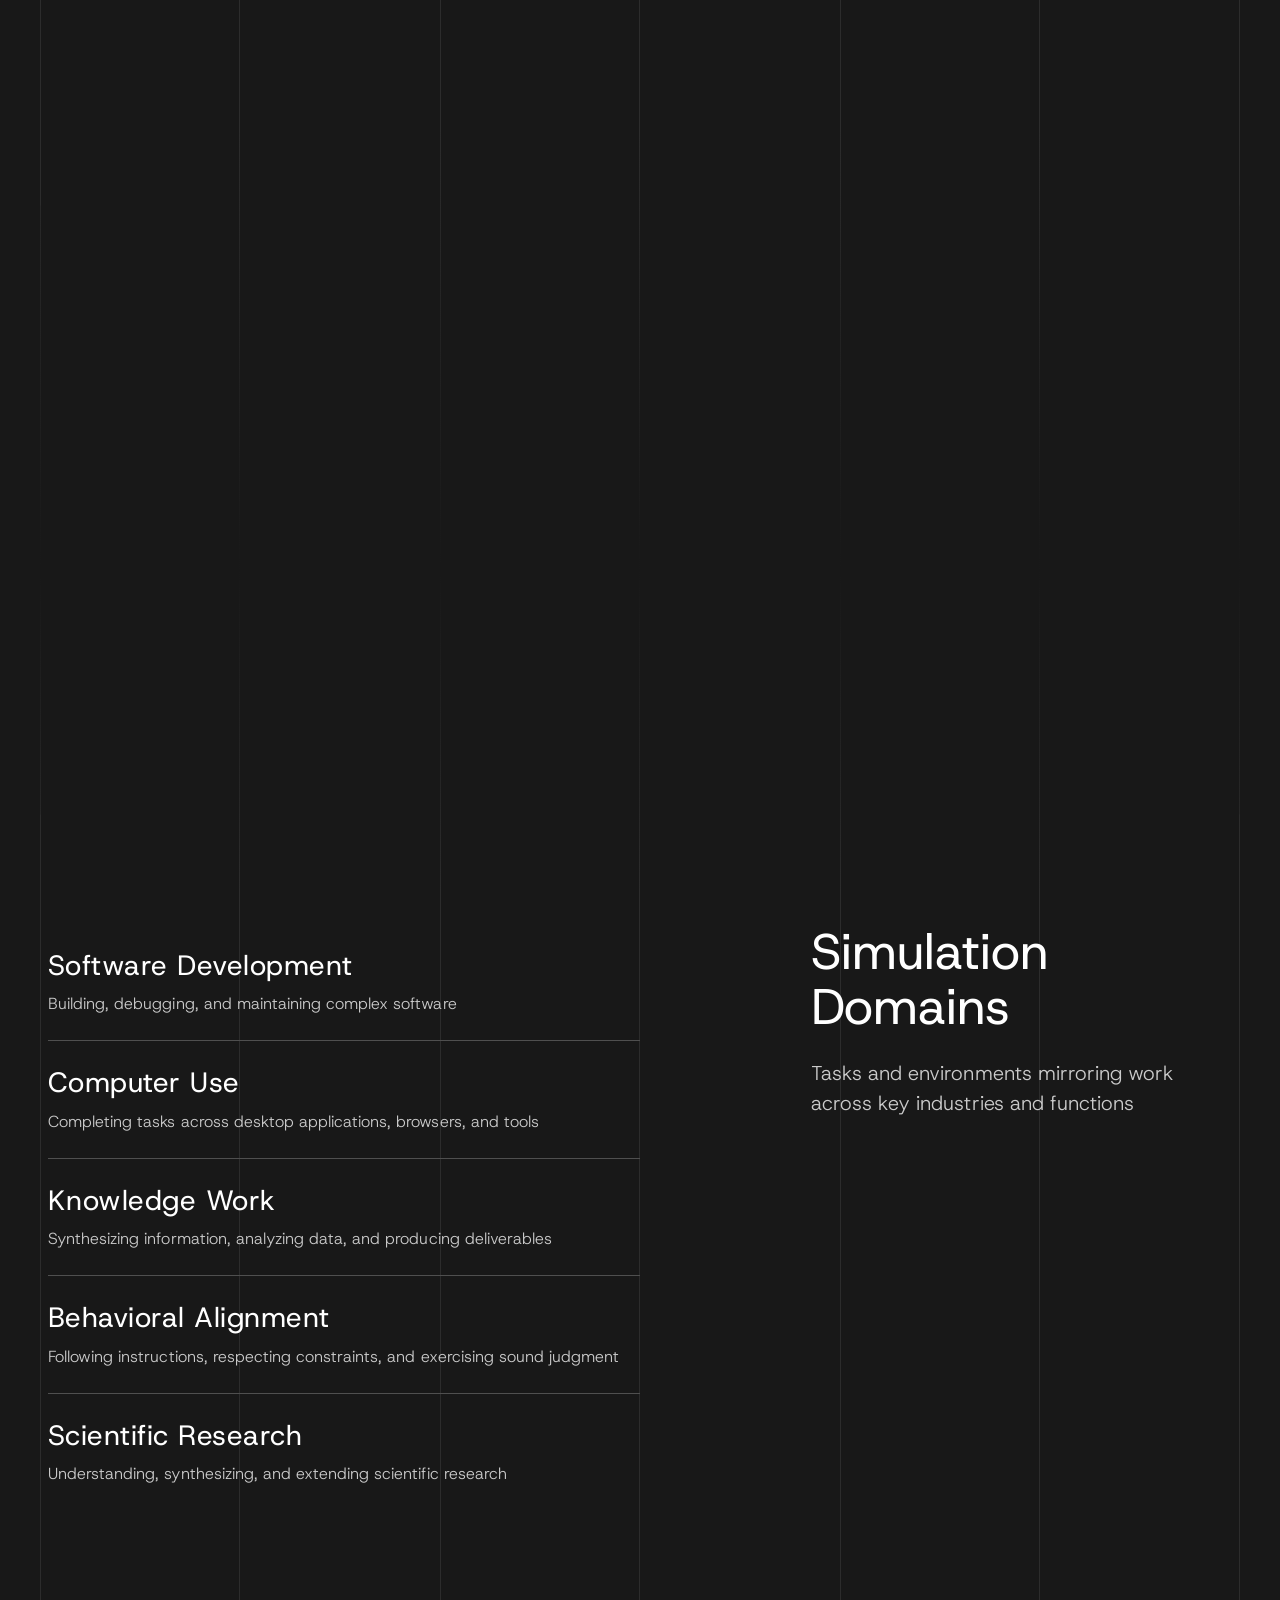
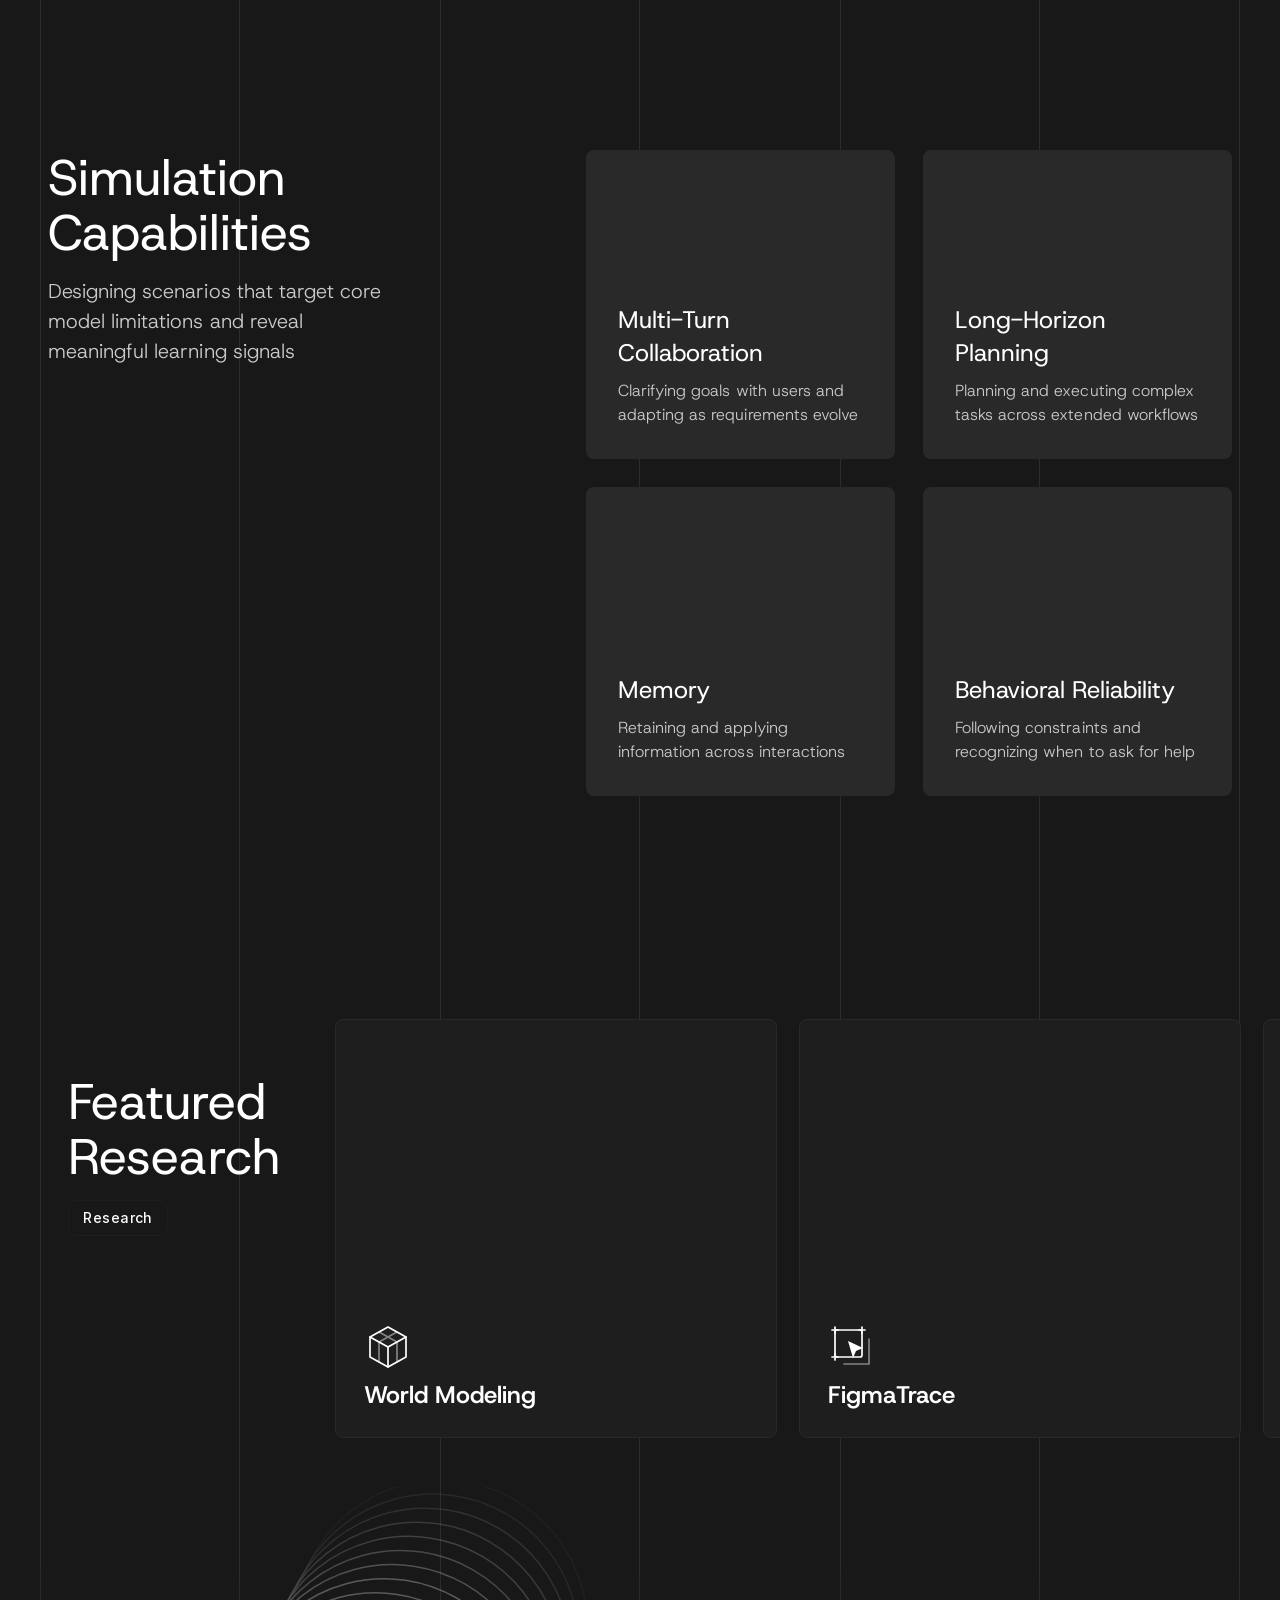
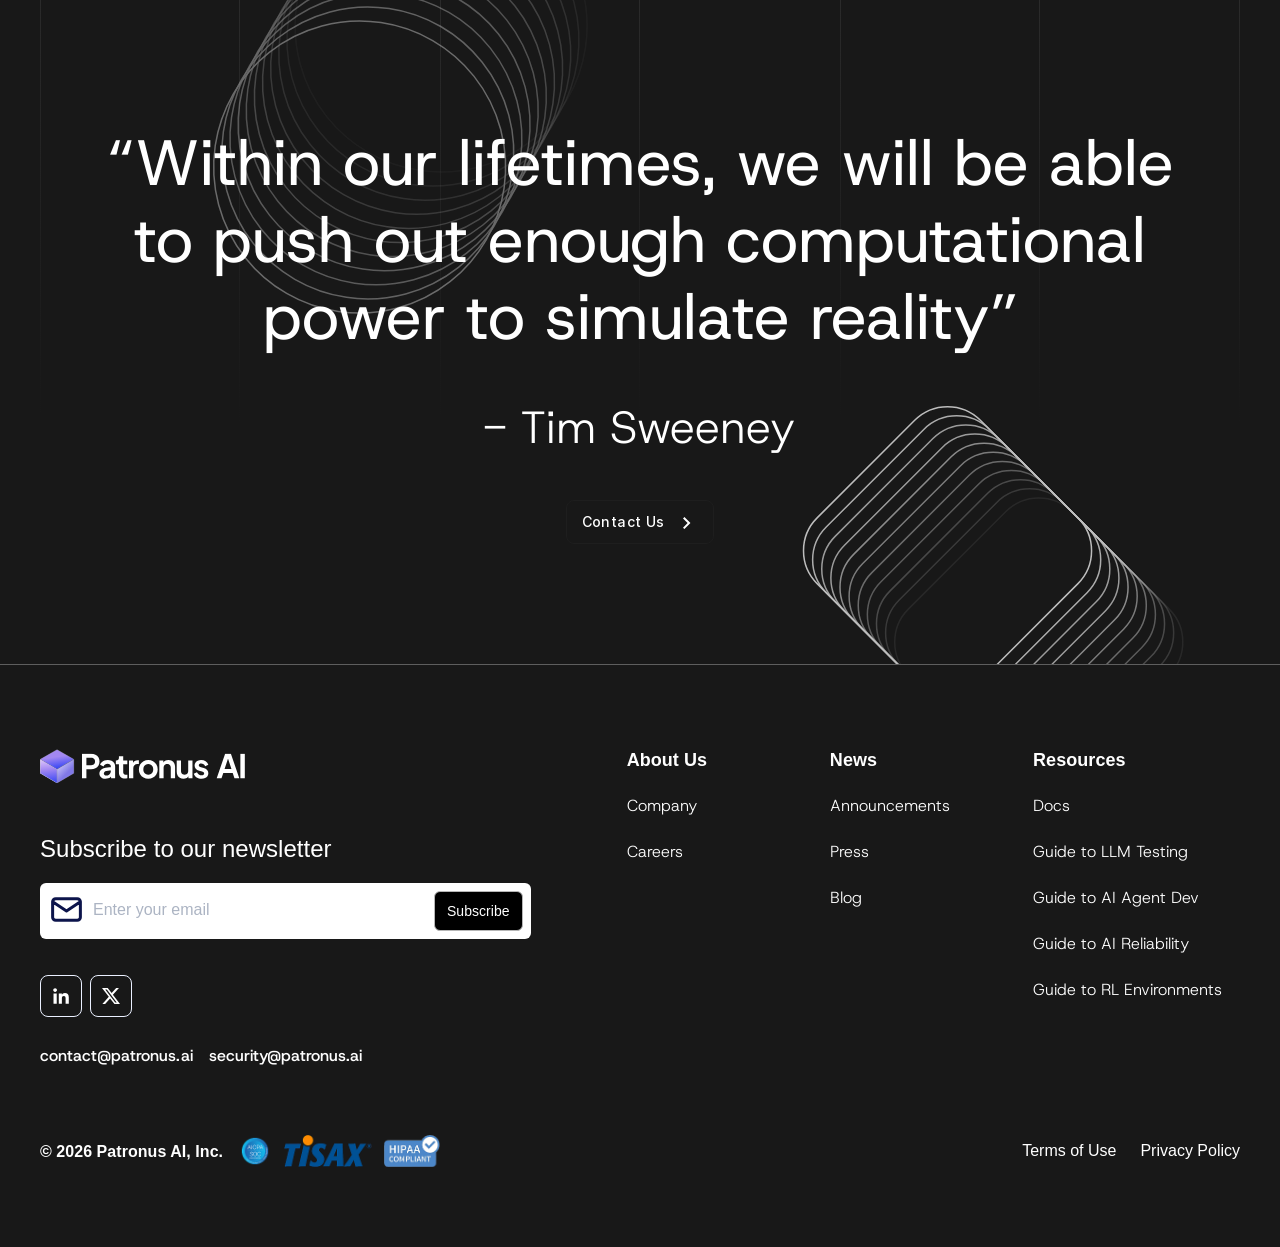
<file: revised.html>
<!DOCTYPE html>

<!-- This site was created in Webflow. https://webflow.com --><!-- Last Published: Thu Sep 03 2026 16:15:39 GMT+0000 (Coordinated Universal Time) --><html data-wf-domain="patronus.ai" data-wf-page="69789045c12ee218ed3bfe5b" data-wf-site="64e655d42d3be60f582d0472" lang="en"><head><meta charset="utf-8"/><link crossorigin="anonymous" href="https://cdn.prod.website-files.com" rel="preconnect"/><title>Patronus AI — Revised</title><meta content="Patronus AI develops simulation research and infrastructure to accelerate progress toward human-aligned AGI" name="description"/><meta content="width=device-width, initial-scale=1" name="viewport"/><meta content="Webflow" name="generator"/><link crossorigin="anonymous" href="assets/222bc9fccec14bd2.css?v=2" rel="stylesheet" type="text/css"/><link href="https://fonts.googleapis.com" rel="preconnect"/><link crossorigin="anonymous" href="https://fonts.gstatic.com" rel="preconnect"/><script type="text/javascript">!function(o,c){var n=c.documentElement,t=" w-mod-";n.className+=t+"js",("ontouchstart"in o||o.DocumentTouch&&c instanceof DocumentTouch)&&(n.className+=t+"touch")}(window,document);</script><link href="assets/77224d8a7193907e.ico" rel="shortcut icon" type="image/x-icon"/><link href="assets/2bc6f2b3e77ebe8c.png" rel="apple-touch-icon"/><!-- Google Tag Manager -->
<!-- End Google Tag Manager -->
<!-- dataLayer -->
<!-- dataLayer END -->
<link href="assets/77224d8a7193907e.ico" rel="shortcut icon" type="image/x-icon"/>
<!-- Navbar easing -->
<style>

  .navbar1_component {
    transition: all 0.3s ease;
  }

  .navbar1_logo-name {
    transition: opacity 0.3s ease;
  }
</style>
<link href="assets/0dffe3fe2f73e29e.css" rel="stylesheet"/>
<!-- Finsweet Attributes -->
<link href="assets/49c2efef81e36e43.bin" rel="stylesheet"/><style>
.research-draft-icon{display:block;width:48px;height:48px;flex:0 0 auto;color:#fff}
.research-draft-credit{margin:0 0 16px;font-size:13px;line-height:1.4;font-weight:400;color:#aaa}
html{scroll-behavior:auto!important}body{overflow-x:hidden}
</style></head><body class="body_new"><div class="page-wrapper"><div class="global-styles w-embed"><style>

/* Make text look crisper and more legible in all browsers */
body {
  -webkit-font-smoothing: antialiased;
  -moz-osx-font-smoothing: grayscale;
  font-smoothing: antialiased;
  text-rendering: optimizeLegibility;
}

/* Focus state style for keyboard navigation for the focusable elements */
*[tabindex]:focus-visible,
  input[type="file"]:focus-visible {
   outline: 0.125rem solid #4d65ff;
   outline-offset: 0.125rem;
}

/* Get rid of top margin on first element in any rich text element */
.w-richtext > :not(div):first-child, .w-richtext > div:first-child > :first-child {
  margin-top: 0 !important;
}

/* Get rid of bottom margin on last element in any rich text element */
.w-richtext>:last-child, .w-richtext ol li:last-child, .w-richtext ul li:last-child {
	margin-bottom: 0 !important;
}

/* Prevent all click and hover interaction with an element */
.pointer-events-off {
	pointer-events: none;
}

/* Enables all click and hover interaction with an element */
.pointer-events-on {
  pointer-events: auto;
}

/* Create a class of .div-square which maintains a 1:1 dimension of a div */
.div-square::after {
	content: "";
	display: block;
	padding-bottom: 100%;
}

/* Make sure containers never lose their center alignment */
.container-medium,.container-small, .container-large {
	margin-right: auto !important;
  margin-left: auto !important;
}

/* 
Make the following elements inherit typography styles from the parent and not have hardcoded values. 
Important: You will not be able to style for example "All Links" in Designer with this CSS applied.
Uncomment this CSS to use it in the project. Leave this message for future hand-off.
*/
/*
a,
.w-input,
.w-select,
.w-tab-link,
.w-nav-link,
.w-dropdown-btn,
.w-dropdown-toggle,
.w-dropdown-link {
  color: inherit;
  text-decoration: inherit;
  font-size: inherit;
}
*/

/* Apply "..." after 3 lines of text */
.text-style-3lines {
	display: -webkit-box;
	overflow: hidden;
	-webkit-line-clamp: 3;
	-webkit-box-orient: vertical;
}

/* Apply "..." after 2 lines of text */
.text-style-2lines {
	display: -webkit-box;
	overflow: hidden;
	-webkit-line-clamp: 2;
	-webkit-box-orient: vertical;
}
/* Apply "..." after 3 lines of text */
.text-style-3lines {
	display: -webkit-box;
	overflow: hidden;
	-webkit-line-clamp: 3;
	-webkit-box-orient: vertical;
}
/* Apply "..." after 4 lines of text */
.text-style-4lines {
	display: -webkit-box;
	overflow: hidden;
	-webkit-line-clamp: 4;
	-webkit-box-orient: vertical;
}

/* Adds inline flex display */
.display-inlineflex {
  display: inline-flex;
}

/* These classes are never overwritten */
.hide {
  display: none !important;
}

@media screen and (max-width: 991px) {
    .hide, .hide-tablet {
        display: none !important;
    }
}
  @media screen and (max-width: 767px) {
    .hide-mobile-landscape{
      display: none !important;
    }
}
  @media screen and (max-width: 479px) {
    .hide-mobile{
      display: none !important;
    }
}
 
.margin-0 {
  margin: 0rem !important;
}
  
.padding-0 {
  padding: 0rem !important;
}

.spacing-clean {
padding: 0rem !important;
margin: 0rem !important;
}

.margin-top {
  margin-right: 0rem !important;
  margin-bottom: 0rem !important;
  margin-left: 0rem !important;
}

.padding-top {
  padding-right: 0rem !important;
  padding-bottom: 0rem !important;
  padding-left: 0rem !important;
}
  
.margin-right {
  margin-top: 0rem !important;
  margin-bottom: 0rem !important;
  margin-left: 0rem !important;
}

.padding-right {
  padding-top: 0rem !important;
  padding-bottom: 0rem !important;
  padding-left: 0rem !important;
}

.margin-bottom {
  margin-top: 0rem !important;
  margin-right: 0rem !important;
  margin-left: 0rem !important;
}

.padding-bottom {
  padding-top: 0rem !important;
  padding-right: 0rem !important;
  padding-left: 0rem !important;
}

.margin-left {
  margin-top: 0rem !important;
  margin-right: 0rem !important;
  margin-bottom: 0rem !important;
}
  
.padding-left {
  padding-top: 0rem !important;
  padding-right: 0rem !important;
  padding-bottom: 0rem !important;
}
  
.margin-horizontal {
  margin-top: 0rem !important;
  margin-bottom: 0rem !important;
}

.padding-horizontal {
  padding-top: 0rem !important;
  padding-bottom: 0rem !important;
}

.margin-vertical {
  margin-right: 0rem !important;
  margin-left: 0rem !important;
}
  
.padding-vertical {
  padding-right: 0rem !important;
  padding-left: 0rem !important;
}

</style></div><div class="navbar12_component w-nav" data-animation="default" data-collapse="medium" data-duration="400" data-easing="ease" data-easing2="ease" data-w-id="034f6c64-4b9b-e791-d5cd-58042d2de78f" fs-scrolldisable-element="smart-nav" role="banner"><div class="navbar_mobile-bg"></div><div class="navbar_main"><div class="navbar12_container"><a aria-current="page" class="navbar12_logo-link w-nav-brand w--current" href="./" target="_top"><img alt="" class="navbar12_logo" loading="lazy" src="assets/672b753d45d6a6be.svg"/><div class="nav_logo-text_wrapper"><img alt="" class="navbar12_logo-text" loading="lazy" src="assets/3cb4ebba1288239d.svg"/></div></a><nav class="navbar12_menu is-page-height-tablet w-nav-menu" role="navigation"><div class="nav_menu-content_wrapper"><div class="navbar12_menu-links"><a class="navbar12_dropdown-toggle" href="products/" target="_top">Products</a><div class="navbar12_menu-dropdown hide w-dropdown" data-delay="200" data-hover="true" data-w-id="034f6c64-4b9b-e791-d5cd-58042d2de799"><div class="navbar12_dropdown-toggle w-dropdown-toggle"><div>Product</div><img alt="" class="dropdown-chevron" loading="lazy" src="assets/aa61666945023c9a.svg"/></div><nav class="navbar_dropdown-wrapper w-dropdown-list"><div class="navbar12_dropdown-list is-product"><div class="navbar12_dropdown-content product"><div class="navbar12_dropdown-column"><div class="margin-bottom margin-small hide-tablet"><h4 class="text-size-small text-weight-normal">Product</h4></div><div class="navbar12_dropdown-link-list"><a class="navbar12_dropdown-link is-icon w-inline-block" href="https://patronus.ai/product/features" rel="noopener noreferrer" target="_blank"><div class="navbar12_icon-wrapper"><div class="icon-embed-custom w-embed"><svg aria-hidden="true" fill="none" height="100%" preserveaspectratio="xMidYMid meet" role="img" viewbox="0 0 26 26" width="100%" xmlns="http://www.w3.org/2000/svg">
<path d="M14.5 9.25H19M16.75 7V11.5M7 7.75C7 7.55109 7.07902 7.36032 7.21967 7.21967C7.36032 7.07902 7.55109 7 7.75 7H10.75C10.9489 7 11.1397 7.07902 11.2803 7.21967C11.421 7.36032 11.5 7.55109 11.5 7.75V10.75C11.5 10.9489 11.421 11.1397 11.2803 11.2803C11.1397 11.421 10.9489 11.5 10.75 11.5H7.75C7.55109 11.5 7.36032 11.421 7.21967 11.2803C7.07902 11.1397 7 10.9489 7 10.75V7.75ZM7 15.25C7 15.0511 7.07902 14.8603 7.21967 14.7197C7.36032 14.579 7.55109 14.5 7.75 14.5H10.75C10.9489 14.5 11.1397 14.579 11.2803 14.7197C11.421 14.8603 11.5 15.0511 11.5 15.25V18.25C11.5 18.4489 11.421 18.6397 11.2803 18.7803C11.1397 18.921 10.9489 19 10.75 19H7.75C7.55109 19 7.36032 18.921 7.21967 18.7803C7.07902 18.6397 7 18.4489 7 18.25V15.25ZM14.5 15.25C14.5 15.0511 14.579 14.8603 14.7197 14.7197C14.8603 14.579 15.0511 14.5 15.25 14.5H18.25C18.4489 14.5 18.6397 14.579 18.7803 14.7197C18.921 14.8603 19 15.0511 19 15.25V18.25C19 18.4489 18.921 18.6397 18.7803 18.7803C18.6397 18.921 18.4489 19 18.25 19H15.25C15.0511 19 14.8603 18.921 14.7197 18.7803C14.579 18.6397 14.5 18.4489 14.5 18.25V15.25Z" stroke="currentColor" stroke-linecap="round" stroke-linejoin="round"></path>
</svg></div></div><div class="navbar12_text-wrapper"><div>Core Platform</div></div></a><a class="navbar12_dropdown-link is-icon w-inline-block" href="https://patronus.ai/percival" rel="noopener noreferrer" target="_blank"><div class="navbar12_icon-wrapper"><div class="icon-embed-custom w-embed"><svg aria-hidden="true" fill="none" height="100%" preserveaspectratio="xMidYMid meet" role="img" viewbox="0 0 26 26" width="100%" xmlns="http://www.w3.org/2000/svg">
<path d="M18.77 15.88C18.77 18.1507 17.0919 20.0001 15.0327 20.0001H10.938C8.87895 19.9999 7.20361 18.1505 7.20361 15.88V14.3829C7.55599 14.4404 7.87015 14.4888 8.1626 14.5343V15.88C8.1626 17.6236 9.40634 19.0419 10.938 19.0421H15.0327C16.5645 19.0421 17.811 17.6237 17.811 15.88V14.5343C17.8206 14.5319 17.8403 14.5294 17.8403 14.5294L17.9331 14.5128C18.192 14.4721 18.4536 14.4309 18.7124 14.3878C18.7316 14.3854 18.7508 14.3828 18.77 14.3781V15.88ZM10.9604 14.9318C11.2002 14.9318 11.397 15.1288 11.397 15.3683V16.547C11.3968 16.7863 11.2 16.9825 10.9604 16.9825C10.7209 16.9825 10.5241 16.7863 10.5239 16.547V15.3683C10.5239 15.1288 10.7208 14.9318 10.9604 14.9318ZM15.0112 14.9318C15.2508 14.9319 15.4468 15.1289 15.4468 15.3683V16.547C15.4466 16.7862 15.2507 16.9824 15.0112 16.9825C14.7716 16.9825 14.5749 16.7863 14.5747 16.547V15.3683C14.5747 15.1288 14.7715 14.9318 15.0112 14.9318ZM12.9888 9.43958C13.1732 9.43958 13.3579 9.46847 13.5327 9.51868L13.5591 9.52649H13.562C13.8233 9.60551 14.0799 9.68477 14.3315 9.76379C14.7246 9.88593 15.1252 10.02 15.5278 10.1613C15.7962 10.257 16.0648 10.3551 16.3188 10.4532L16.3335 10.4601L16.4839 10.5177C16.8578 10.6662 17.1934 10.808 17.5122 10.9493C17.8477 11.0954 18.1884 11.2555 18.5239 11.4279C18.6702 11.4997 18.8147 11.5739 18.9585 11.6505C18.9718 11.6573 18.9909 11.6745 18.9937 11.6769C19.0056 11.6889 19.0127 11.7035 19.0151 11.7179L19.1401 13.4015C19.1425 13.4278 19.0947 13.4784 19.0132 13.4904C18.9317 13.5047 18.8525 13.517 18.771 13.5314C18.4498 13.5841 18.1284 13.6368 17.812 13.6847C17.7282 13.6967 17.6439 13.7079 17.5601 13.7198C17.1576 13.7845 16.7528 13.8445 16.3599 13.8995L16.0933 13.9357L15.564 14.0079C15.1612 14.0606 14.7603 14.1104 14.3647 14.1583L13.8257 14.2228C13.7419 14.2323 13.658 14.24 13.5718 14.2472C13.3848 14.2616 13.1949 14.2687 12.9888 14.2687C12.7828 14.2687 12.5911 14.2615 12.4019 14.2472C12.3181 14.24 12.2317 14.2323 12.1479 14.2228L11.9702 14.2013C11.8504 14.1869 11.7303 14.1751 11.6128 14.1583C11.2126 14.1104 10.8123 14.0606 10.4097 14.0079L10.3159 13.9952C10.0788 13.9641 9.84158 13.9311 9.60205 13.8976C9.20411 13.8401 8.80317 13.7821 8.40283 13.7198C8.32391 13.7079 8.2425 13.6966 8.16357 13.6847C7.85199 13.6368 7.53774 13.5865 7.20459 13.5314C7.1255 13.517 7.04389 13.5047 6.9624 13.4904C6.8737 13.4784 6.83252 13.4254 6.83252 13.4015L6.95752 11.715C6.96002 11.7054 6.96776 11.6914 6.98193 11.6749C6.99145 11.6678 7.00288 11.6576 7.01709 11.6505C7.15848 11.5739 7.30255 11.4997 7.44873 11.4279C7.77715 11.2626 8.11072 11.1047 8.44873 10.9562C8.83933 10.7814 9.2419 10.6138 9.64209 10.4581C9.85778 10.3767 10.1458 10.269 10.4478 10.1613C10.8481 10.0199 11.2513 9.88595 11.6421 9.76379C11.9033 9.68238 12.1672 9.60063 12.438 9.52161L12.481 9.50989H12.4829C12.6435 9.4644 12.8138 9.43959 12.9888 9.43958ZM6.14404 11.4738H6.15186L6.00732 13.5861H6.00049C5.56899 13.5573 5.24321 13.1782 5.27197 12.7423L5.30811 12.2521L5.30518 12.254C5.33398 11.8182 5.71265 11.4451 6.14404 11.4738ZM19.8257 11.4708C20.2572 11.4421 20.6358 11.8161 20.6646 12.2521L20.6987 12.7404C20.7299 13.1761 20.4015 13.5551 19.9702 13.5841H19.9624L19.8188 11.4708H19.8257ZM12.9868 10.2755C12.8286 10.2755 12.6725 10.2998 12.5239 10.3429C12.4785 10.3596 12.4307 10.3696 12.3853 10.3839V13.296C12.3853 13.3583 12.4352 13.4133 12.4976 13.4181C12.6606 13.4301 12.8262 13.4357 12.9868 13.4357C13.1473 13.4357 13.3102 13.4301 13.4731 13.4181C13.5379 13.4133 13.5854 13.3607 13.5854 13.296V10.3859C13.54 10.3692 13.4922 10.3596 13.4468 10.3429C13.2982 10.2998 13.1449 10.2755 12.9868 10.2755ZM11.4263 10.6779C11.0955 10.7856 10.776 10.8958 10.4644 11.006C10.4166 11.0251 10.3853 11.071 10.3853 11.1212V13.0616C10.3853 13.1214 10.431 13.1744 10.4907 13.1818C10.8143 13.2249 11.1338 13.2626 11.4526 13.3009C11.5243 13.3103 11.5862 13.2533 11.5864 13.1818V10.7931C11.5863 10.7119 11.5052 10.6519 11.4263 10.6779ZM14.5444 10.6808C14.4654 10.6547 14.3843 10.7147 14.3843 10.796V13.1818C14.3845 13.2533 14.4464 13.3102 14.5181 13.3009C14.8369 13.265 15.1588 13.2243 15.48 13.1788C15.5398 13.1715 15.5854 13.1185 15.5854 13.0587V11.1212C15.5854 11.0686 15.5542 11.0228 15.5063 11.006C15.1971 10.8958 14.8776 10.7886 14.5444 10.6808ZM16.5513 11.4044C16.4722 11.3733 16.3833 11.4305 16.3833 11.5167V12.923C16.3835 12.9971 16.4488 13.0541 16.5229 13.0421C16.8415 12.9943 17.1624 12.9464 17.481 12.8986C17.5409 12.889 17.5845 12.8383 17.5845 12.7784V11.924C17.5845 11.876 17.5554 11.8328 17.5122 11.8136C17.2031 11.6723 16.8819 11.5361 16.5513 11.4044ZM9.40479 11.4093C9.07413 11.5434 8.75295 11.6796 8.44385 11.8185C8.39831 11.8376 8.37158 11.8809 8.37158 11.9288V12.7745C8.37179 12.8342 8.41531 12.8841 8.4751 12.8937C8.7962 12.944 9.11493 12.9917 9.43604 13.0372C9.51026 13.0492 9.57553 12.9922 9.57568 12.9181H9.57275V11.5216C9.57275 11.4354 9.48389 11.3782 9.40479 11.4093ZM12.9888 6.00012C13.2282 6.00025 13.4251 6.19641 13.4253 6.43567V7.00891C14.9401 7.11439 16.3517 7.7488 17.4351 8.83118C17.9433 9.33657 18.3558 9.9168 18.6626 10.5587C18.3414 10.4006 18.0034 10.2443 17.6558 10.0958C17.3897 9.98088 17.1064 9.8639 16.7925 9.73938C16.6824 9.69635 16.5725 9.65545 16.4624 9.61243L16.4478 9.60754C16.232 9.52611 15.9991 9.43924 15.7378 9.34583L15.7114 9.33704C15.6924 9.33226 15.6709 9.32505 15.6519 9.31555C15.3858 9.22454 15.1701 9.15215 14.9663 9.08508C14.7937 9.0276 14.6164 8.9722 14.439 8.91711C14.2184 8.85005 13.9954 8.78301 13.77 8.71594C13.7197 8.70158 13.6738 8.68743 13.6235 8.67786C13.4223 8.62762 13.2067 8.6017 12.9888 8.60168C12.7706 8.60168 12.5518 8.62809 12.3433 8.68079C12.3004 8.68798 12.2528 8.70208 12.2075 8.71399C11.9775 8.78343 11.7518 8.85061 11.5337 8.92004C11.1573 9.03501 10.7615 9.16465 10.3276 9.31555C10.0424 9.41374 9.76628 9.5137 9.51221 9.6095C9.39971 9.65493 9.28735 9.69829 9.17725 9.74133C9.09095 9.77247 8.99934 9.81087 8.91064 9.8468L8.83447 9.87805C8.67146 9.94272 8.49837 10.0145 8.3042 10.1007C8.27553 10.1126 8.24443 10.1268 8.21338 10.1388L8.19678 10.1486L8.16553 10.1603L8.16748 10.1632C7.94712 10.2613 7.73872 10.3571 7.53271 10.4552C7.46082 10.4887 7.3863 10.5248 7.31201 10.5607C8.29487 8.51039 10.2893 7.1671 12.5522 7.01379V6.43567C12.5525 6.19634 12.7492 6.00012 12.9888 6.00012Z" fill="currentColor"></path>
</svg></div></div><div class="navbar12_text-wrapper"><div>Percival</div></div></a><a class="navbar12_dropdown-link is-icon w-inline-block" href="https://patronus.ai/rl-environments" rel="noopener noreferrer" target="_blank"><div class="navbar12_icon-wrapper"><div class="icon-embed-custom w-embed"><svg aria-hidden="true" fill="none" height="100%" preserveaspectratio="xMidYMid meet" role="img" viewbox="0 0 26 26" width="100%" xmlns="http://www.w3.org/2000/svg">
<path d="M19.5156 8.72369C20.8878 8.72389 22 9.8368 22 11.209V14.7911C21.9999 16.1632 20.8878 17.2753 19.5156 17.2755H6.48535C5.11306 17.2755 4.00012 16.1633 4 14.7911V11.209C4 9.83668 5.11299 8.72369 6.48535 8.72369H19.5156ZM8.46582 10.7969C8.04487 10.7969 7.66828 10.8996 7.33594 11.1046C7.00363 11.3039 6.7375 11.5779 6.53809 11.9268C6.3442 12.2758 6.24707 12.6776 6.24707 13.1319C6.24707 13.5751 6.3442 13.9769 6.53809 14.337C6.73196 14.6914 7.00037 14.9742 7.34375 15.1846C7.69263 15.3895 8.09151 15.4922 8.54004 15.4922C8.84472 15.4922 9.12506 15.4448 9.37988 15.3506C9.64022 15.2509 9.86213 15.1174 10.0449 14.9512C10.233 14.7796 10.3714 14.5883 10.46 14.378L9.69531 14.004C9.58453 14.1978 9.43215 14.3557 9.23828 14.4776C9.04993 14.5995 8.82027 14.6612 8.54883 14.6612C8.28292 14.6612 8.04449 14.5972 7.83398 14.4698C7.62908 14.3424 7.46885 14.1646 7.35254 13.9376C7.27639 13.7814 7.2353 13.6069 7.22461 13.4141H10.5684C10.5849 13.3477 10.596 13.2757 10.6016 13.1983C10.6071 13.1208 10.6094 13.0457 10.6094 12.9737C10.6093 12.6802 10.5596 12.4029 10.46 12.1426C10.3658 11.8825 10.2276 11.6525 10.0449 11.4532C9.86211 11.2482 9.637 11.0881 9.37109 10.9717C9.10526 10.8555 8.80362 10.7969 8.46582 10.7969ZM16.9541 15.3926H17.8105L19.5801 10.8965H18.5498L17.3818 14.0547L16.2148 10.8965H15.1934L16.9541 15.3926ZM13.3623 10.7969C13.0411 10.797 12.7583 10.872 12.5146 11.0215C12.3386 11.1257 12.1975 11.266 12.0908 11.4424V10.8965H11.1943V15.3917H12.1328V12.7413C12.1328 12.5197 12.1747 12.3287 12.2578 12.168C12.3409 12.0075 12.457 11.8859 12.6064 11.8028C12.7615 11.7142 12.936 11.669 13.1299 11.669C13.3238 11.669 13.4959 11.7142 13.6455 11.8028C13.8004 11.8859 13.9199 12.0075 14.0029 12.168C14.0859 12.3231 14.1269 12.5143 14.127 12.7413V15.3917H15.0576V12.4922C15.0576 12.1599 14.9858 11.8662 14.8418 11.6114C14.6978 11.3566 14.498 11.1568 14.2432 11.0128C13.9884 10.8688 13.6946 10.7969 13.3623 10.7969ZM8.46582 11.586C8.71507 11.586 8.93147 11.65 9.11426 11.7774C9.30245 11.8992 9.4407 12.0683 9.5293 12.2842C9.58207 12.4022 9.60845 12.53 9.61426 12.6671H7.24707C7.2683 12.5367 7.30258 12.4175 7.35254 12.3096C7.45777 12.077 7.60694 11.8993 7.80078 11.7774C7.99467 11.65 8.21653 11.586 8.46582 11.586Z" fill="currentColor"></path>
</svg></div></div><div class="navbar12_text-wrapper"><div>RL Envs</div></div></a></div></div><img alt="" class="nav_img" loading="lazy" src="assets/d8b6cc65038e7b00.svg"/></div></div></nav></div><div class="navbar12_menu-dropdown hide w-dropdown" data-delay="200" data-hover="true" data-w-id="034f6c64-4b9b-e791-d5cd-58042d2de7b9"><div class="navbar12_dropdown-toggle w-dropdown-toggle"><div>Use Cases</div><img alt="" class="dropdown-chevron" loading="lazy" src="assets/aa61666945023c9a.svg"/></div><nav class="navbar_dropdown-wrapper w-dropdown-list"><div class="navbar12_dropdown-list is-usecases"><div class="navbar12_dropdown-content usecases"><div class="navbar12_dropdown-column"><div class="margin-bottom margin-small hide-tablet"><h4 class="text-size-small text-weight-normal text-color-white">Use Cases</h4></div><div class="navbar12_dropdown-link-list use-cases"><a class="navbar12_dropdown-link w-inline-block" href="https://patronus.ai/case-studies" rel="noopener noreferrer" target="_blank"><div class="navbar12_text-wrapper"><div>Case Studies</div></div></a><a class="navbar12_dropdown-link w-inline-block" href="https://patronus.ai/customer-service" rel="noopener noreferrer" target="_blank"><div class="navbar12_text-wrapper"><div>Customer Services</div></div></a><a class="navbar12_dropdown-link w-inline-block" href="https://patronus.ai/databricks" rel="noopener noreferrer" target="_blank"><div class="navbar12_text-wrapper"><div>Databricks</div></div></a><a class="navbar12_dropdown-link w-inline-block" href="https://patronus.ai/data-science-coding" rel="noopener noreferrer" target="_blank"><div class="navbar12_text-wrapper"><div>Data Science + Coding</div></div></a><a class="navbar12_dropdown-link w-inline-block" href="https://patronus.ai/finance-service" rel="noopener noreferrer" target="_blank"><div class="navbar12_text-wrapper"><div>Finacial Services</div></div></a><a class="navbar12_dropdown-link w-inline-block" href="https://patronus.ai/agents" rel="noopener noreferrer" target="_blank"><div class="navbar12_text-wrapper"><div>Agents</div></div></a></div></div><img alt="" class="nav_img hide-tablet" loading="lazy" src="assets/7dcaf23141f3a5e7.svg"/></div></div></nav></div><div class="navbar12_menu-dropdown w-dropdown" data-delay="200" data-hover="true" data-w-id="034f6c64-4b9b-e791-d5cd-58042d2de7df"><div class="navbar12_dropdown-toggle w-dropdown-toggle"><div>Research</div><img alt="" class="dropdown-chevron" loading="lazy" src="assets/aa61666945023c9a.svg"/></div><nav class="navbar_dropdown-wrapper research w-dropdown-list"><div class="navbar12_dropdown-list"><div class="navbar12_dropdown-content news"><div class="navbar12_dropdown-column research"><div class="navbar12_dropdown-link-list news"><a class="navbar12_dropdown-link w-inline-block" href="research/" target="_top"><div class="navbar12_text-wrapper"><div>Research Hub</div></div></a><a class="navbar12_dropdown-link w-inline-block" href="https://patronus.ai/research-insights" rel="noopener noreferrer" target="_blank"><div class="navbar12_text-wrapper"><div>Research Insights</div></div></a></div></div></div></div></nav></div><div class="navbar12_menu-dropdown w-dropdown" data-delay="200" data-hover="true" data-w-id="fc3eba5e-397e-2760-fadd-09dc4ad4d7ae"><div class="navbar12_dropdown-toggle w-dropdown-toggle"><div>News</div><img alt="" class="dropdown-chevron" loading="lazy" src="assets/aa61666945023c9a.svg"/></div><nav class="navbar_dropdown-wrapper w-dropdown-list"><div class="navbar12_dropdown-list news"><div class="navbar12_dropdown-content news"><div class="navbar12_dropdown-column news"><div class="margin-bottom margin-small hide-tablet"><h4 class="text-size-small text-weight-normal text-color-white">News</h4></div><div class="navbar12_dropdown-link-list news"><a class="navbar12_dropdown-link w-inline-block" href="https://patronus.ai/announcements" rel="noopener noreferrer" target="_blank"><div class="navbar12_text-wrapper"><div>Announcements</div></div></a><a class="navbar12_dropdown-link w-inline-block" href="https://patronus.ai/press" rel="noopener noreferrer" target="_blank"><div class="navbar12_text-wrapper"><div>Press</div></div></a><a class="navbar12_dropdown-link w-inline-block" href="https://patronus.ai/blog" rel="noopener noreferrer" target="_blank"><div class="navbar12_text-wrapper"><div>Blogs</div></div></a></div></div><img alt="" class="nav_img" loading="lazy" src="assets/645baa6e91568c3b.png"/></div></div></nav></div><div class="navbar12_menu-dropdown w-dropdown" data-delay="200" data-hover="true" data-w-id="034f6c64-4b9b-e791-d5cd-58042d2de7f9"><div class="navbar12_dropdown-toggle w-dropdown-toggle"><div>Resources</div><img alt="" class="dropdown-chevron" loading="lazy" src="assets/aa61666945023c9a.svg"/></div><nav class="navbar_dropdown-wrapper w-dropdown-list"><div class="navbar12_dropdown-list resources"><div class="navbar12_dropdown-content resources"><div class="navbar12_dropdown-column resources"><div class="margin-bottom margin-small hide-tablet"><h4 class="text-size-small text-weight-normal text-color-white">Resources</h4></div><div class="margin-bottom margin-small is-nomargin_tablet"><div class="navbar12_dropdown-link-list news"><a class="navbar12_dropdown-link w-inline-block" href="https://docs.patronus.ai/docs" rel="noopener noreferrer" target="_blank"><div class="navbar12_text-wrapper"><div>Docs</div></div></a></div></div><div class="margin-bottom margin-small hide-tablet"><h4 class="text-size-small text-weight-normal text-color-white">Guide</h4></div><div class="navbar12_dropdown-link-list resources"><a class="navbar12_dropdown-link w-inline-block" href="https://patronus.ai/ai-reliability" rel="noopener noreferrer" target="_blank"><div class="navbar12_text-wrapper"><div>AI Reliability</div></div></a><a class="navbar12_dropdown-link w-inline-block" href="https://patronus.ai/llm-testing" rel="noopener noreferrer" target="_blank"><div class="navbar12_text-wrapper"><div>LLM Testing</div></div></a><a class="navbar12_dropdown-link w-inline-block" href="https://patronus.ai/guide-to-rl-environments" rel="noopener noreferrer" target="_blank"><div class="navbar12_text-wrapper"><div>RL Environments</div></div></a><a class="navbar12_dropdown-link w-inline-block" href="https://patronus.ai/ai-agent-development" rel="noopener noreferrer" target="_blank"><div class="navbar12_text-wrapper"><div>AI Development Agents</div></div></a><a class="navbar12_dropdown-link w-inline-block" href="https://patronus.ai/ai-world-models" rel="noopener noreferrer" target="_blank"><div class="navbar12_text-wrapper"><div>AI World Models</div></div></a></div></div><img alt="" class="nav_resources" loading="lazy" src="assets/bc1946b292527efd.svg"/></div></div></nav></div><div class="navbar12_menu-dropdown w-dropdown" data-delay="200" data-hover="true" data-w-id="034f6c64-4b9b-e791-d5cd-58042d2de813"><div class="navbar12_dropdown-toggle w-dropdown-toggle"><div>About Us</div><img alt="" class="dropdown-chevron" loading="lazy" src="assets/aa61666945023c9a.svg"/></div><nav class="navbar_dropdown-wrapper w-dropdown-list"><div class="navbar12_dropdown-list about"><div class="navbar12_dropdown-content about"><div class="navbar12_dropdown-column about"><div class="margin-bottom margin-small hide-tablet"><h4 class="text-size-small text-weight-normal text-color-white">About Us</h4></div><div class="navbar12_dropdown-link-list news"><a class="navbar12_dropdown-link w-inline-block" href="https://patronus.ai/company" rel="noopener noreferrer" target="_blank"><div class="navbar12_text-wrapper"><div>Company</div></div></a><a class="navbar12_dropdown-link w-inline-block" href="https://patronus.ai/join" rel="noopener noreferrer" target="_blank"><div class="navbar12_text-wrapper"><div>Join Us</div></div></a><a class="navbar12_dropdown-link hide w-inline-block" href="#"><div class="navbar12_text-wrapper"><div>Pricing</div></div></a></div></div><img alt="" class="nav_about" loading="lazy" src="assets/f05b11e9067b008e.png"/></div></div></nav></div><a class="navbar12_dropdown-toggle show-tablet" href="https://docs.patronus.ai/docs" rel="noopener noreferrer" target="_blank">Docs</a></div><div class="navbar-mobile_menu-buttons"><div class="navbar_mobile-buttons"><a class="wow_button mobile-nav w-button" href="https://patronus.ai/book-a-call" rel="noopener noreferrer" target="_blank">Contact us</a><a class="wow_button is-secondary w-button" href="http://app.patronus.ai" rel="noopener noreferrer" target="_blank">Login in App</a></div><a class="navbar_mobile-close w-button" fs-mirrorclick-element="trigger" href="#">Close</a></div></div><div class="navbar12_menu-buttons hide-tablet"><a class="wow_button w-button" href="https://patronus.ai/book-a-call" rel="noopener noreferrer" target="_blank">Contact us</a><a class="wow_button is-secondary w-button" href="http://app.patronus.ai" rel="noopener noreferrer" target="_blank">Login</a></div></nav><div class="navbar12_menu-button w-nav-button"><div class="menu-icon1-2"><div class="menu-icon1_line-top-2"></div><div class="menu-icon1_line-middle-2"><div class="menu-icon1_line-middle-inner"></div></div><div class="menu-icon1_line-bottom-2"></div></div></div></div></div></div><div class="main-wrapper is-nohidden"><header class="section_wowheader" data-compare-section="hero"><div class="padding-global"><div class="container-large"><div class="wowheader_wrapper"><div class="wowheader_content"><div class="wowhero_bg-imgs_wrapper"><img alt="" class="wowhero_bg-img_left" loading="lazy" src="assets/d2f3fc89c4ba7c60.svg"/><img alt="" class="wowhero_bg-img_right" loading="lazy" src="assets/4a9646216314316d.svg"/></div><div class="wowheader_component"><h1 class="heading-style-h1 is-home" fs-mirrorclick-element="target">Simulating the <br/>World's Intelligence</h1><div class="max-width-570"><p class="text-size-20">Patronus AI is a research lab developing training data and simulated environments for frontier AI.</p></div><div class="wowheader_chevron-component"><div class="button-group is-center"><a class="wowbutton w-button" href="https://patronus.ai/research" rel="noopener noreferrer" target="_blank">Research</a></div><div class="header_chevron-wrapper" data-wf--header_chevron-icon_wrapper--variant="is-96"><img alt="" class="hero_chevron-img is-relative" loading="lazy" src="assets/cf3852417ab5840e.svg"/><img alt="" class="hero_chevron-img is-absolute" loading="lazy" src="assets/cf3852417ab5840e.svg"/></div></div></div></div></div></div></div><div class="wowheader_bg-shape"></div></header><section class="section_u-wowfeature-2col" data-compare-section="research"><div class="padding-global"><div class="container-large"><div class="padding-bottom padding-xhuge"><div class="wowfeature_component"><div class="w-layout-grid wowfeature_content"><div class="wowfeature_content-left"><div class="wowfeature_content-heading"><h2 class="heading-style-h2 wow">Building Worlds<br/>That Teach AI</h2></div></div><div class="wowfeature_content-right"><p class="text-size-24">Our research connects a deep investigation of model failures with new methods for developing high-quality tasks and environments for reinforcement learning.   </p><p class="text-size-24">Through scalable world modeling and synthetic data generation, we aim to extend human expertise across more training experiences while preserving the standards of real-world work.</p></div></div></div></div></div></div><div class="wowfeature_bg-color"></div><div class="feature_lottie-wrapper"><div class="wowfeature_lottie-img_desktop" data-animation-type="lottie" data-autoplay="1" data-default-duration="0" data-direction="1" data-duration="0" data-is-ix2-target="0" data-loading="eager" data-loop="0" data-renderer="svg" data-src="https://cdn.prod.website-files.com/64e655d42d3be60f582d0472/698e153d7622faec5846489d_02%205.json" data-w-id="ddadf630-6dfc-165d-427a-1e561c8aa7cf" data-wf-target='[[["69789045c12ee218ed3bfe5b","ddadf630-6dfc-165d-427a-1e561c8aa7cf"],[]]]'></div><div class="wowfeature_lottie-img_mobile" data-animation-type="lottie" data-autoplay="1" data-default-duration="0" data-direction="1" data-duration="0" data-is-ix2-target="0" data-loading="eager" data-loop="1" data-renderer="svg" data-src="https://cdn.prod.website-files.com/64e655d42d3be60f582d0472/698e153d7622faec5846489d_02%205.json" data-w-id="86b27b11-bae6-d88c-e7c8-e73d1772e649"></div></div></section><section class="section_wowdomains" data-compare-section="domains"><div class="padding-global padding-section-large"><div class="container-large"><div class="wowdomains__component"><div class="domains_component-left"><div class="domains_child"><h3 class="heading-style-h4 wow text-color-white">Software Development</h3><p class="text-size-16">Building, debugging, and maintaining complex software</p></div><div class="domains_child"><h3 class="heading-style-h4 wow text-color-white">Computer Use</h3><p class="text-size-16">Completing tasks across desktop applications, browsers, and tools</p></div><div class="domains_child"><h3 class="heading-style-h4 wow text-color-white">Knowledge Work</h3><p class="text-size-16">Synthesizing information, analyzing data, and producing deliverables</p></div><div class="domains_child"><h3 class="heading-style-h4 wow text-color-white">Behavioral Alignment</h3><p class="text-size-16">Following instructions, respecting constraints, and exercising sound judgment</p></div><div class="domains_child is-noborder"><h3 class="heading-style-h4 wow text-color-white">Scientific Research</h3><p class="text-size-16">Understanding, synthesizing, and extending scientific research</p></div></div><div class="domains_component-right_wrapper" id="w-node-_39dc5d2f-5aa5-18f7-36d2-d7bd29681388-ed3bfe5b"><div class="domains_component-right"><h2 class="heading-style-h2 wow">Simulation Domains</h2><p class="text-size-20">Tasks and environments mirroring work across key industries and functions</p></div></div></div></div></div></section><section class="section_capabilities" data-compare-section="capabilities"><div class="padding-global padding-section-large"><div class="container-large"><div class="capabilities_component"><div class="w-layout-grid capabilities_content"><div class="capabilities_content-left" id="w-node-d393a05c-9bc0-7557-8e4e-5da1a6ba5dd4-ed3bfe5b"><div class="margin-bottom margin-small"><h2 class="heading-style-h2 wow">Simulation<br/>Capabilities</h2></div><p class="text-size-20">Designing scenarios that target core model limitations and reveal meaningful learning signals</p></div><div class="w-layout-grid capabilities_item-list"><div class="capabilities_item" id="w-node-d393a05c-9bc0-7557-8e4e-5da1a6ba5de6-ed3bfe5b"><h3 class="heading-style-h5 wow text-color-white">Multi-Turn Collaboration</h3><p class="text-size-16">Clarifying goals with users and adapting as requirements evolve</p></div><div class="capabilities_item" id="w-node-a5475b78-f473-312b-bfab-2e8bbceb988b-ed3bfe5b"><h3 class="heading-style-h5 wow text-color-white">Long-Horizon Planning</h3><p class="text-size-16">Planning and executing complex tasks across extended workflows</p></div><div class="capabilities_item" id="w-node-ae9f649c-230c-750f-5dfa-96f543408161-ed3bfe5b"><h3 class="heading-style-h5 wow text-color-white">Memory</h3><p class="text-size-16">Retaining and applying information across interactions</p></div><div class="capabilities_item" id="w-node-c01aa2e3-7711-dd93-2da9-e912177f7882-ed3bfe5b"><h3 class="heading-style-h5 wow text-color-white">Behavioral Reliability</h3><p class="text-size-16">Following constraints and recognizing when to ask for help</p></div></div></div></div></div></div></section><div class="section_wowresearch" data-compare-section="papers"><div class="padding_section-left"><div class="container-large is-no_rightpadding"><div class="wowresearch-component"><div class="wowresearch_block"><h2 class="heading-style-h2 wow">Featured Research</h2><a class="wowbutton w-button" href="https://patronus.ai/research" rel="noopener noreferrer" target="_blank">Research</a></div><div class="swiper is-wow_new" data-research-draft="true"><div class="swiper-wrapper is-wow_new"><div class="swiper-slide is-wow_new">
<div class="wow_research-slide_component" tabindex="0">
<div class="wow_research-slide">
<svg aria-hidden="true" class="research-draft-icon" fill="none" stroke="currentColor" stroke-linecap="round" stroke-linejoin="round" stroke-width="1.7" viewbox="0 0 48 48">
<path d="M24 4 42 14v20L24 44 6 34V14Z"></path>
<path d="m6 14 18 10 18-10M24 24v20"></path>
<path d="m15 9 18 10v20M33 9 15 19v20" opacity=".45"></path>
</svg>
<div class="heading-style-h5 wow text-color-white text-weight-semibold">
            World Modeling
          </div>
<div class="wow_research-list_wrapper" style="height:0px">
<div class="wow_research-list">
<div class="wow_research-list_item">
<div class="wow_research-list_icon w-embed">
<svg aria-hidden="true" fill="none" height="100%" viewbox="0 0 16 16" width="100%">
<circle cx="8" cy="8" r="6" stroke="currentColor"></circle>
<path d="M5.33 8h5.34M8 5.33 10.67 8 8 10.67" stroke="currentColor" stroke-linecap="round" stroke-linejoin="round"></path>
</svg></div>
<p class="text-size-16">Steerable world models for reinforcement learning</p>
</div>
<div class="wow_research-list_item">
<div class="wow_research-list_icon w-embed">
<svg aria-hidden="true" fill="none" height="100%" viewbox="0 0 16 16" width="100%">
<circle cx="8" cy="8" r="6" stroke="currentColor"></circle>
<path d="M5.33 8h5.34M8 5.33 10.67 8 8 10.67" stroke="currentColor" stroke-linecap="round" stroke-linejoin="round"></path>
</svg></div>
<p class="text-size-16">Simulating environment dynamics from grounded agent trajectories</p>
</div>
<div class="wow_research-list_item">
<div class="wow_research-list_icon w-embed">
<svg aria-hidden="true" fill="none" height="100%" viewbox="0 0 16 16" width="100%">
<circle cx="8" cy="8" r="6" stroke="currentColor"></circle>
<path d="M5.33 8h5.34M8 5.33 10.67 8 8 10.67" stroke="currentColor" stroke-linecap="round" stroke-linejoin="round"></path>
</svg></div>
<p class="text-size-16">Studying transfer to unseen environments</p>
</div>
</div>
<a class="wow_button is-secondary w-button" href="https://arxiv.org/abs/2607.16204" rel="noopener noreferrer" target="_blank">View paper</a>
</div>
</div>
</div></div><div class="swiper-slide is-wow_new">
<div class="wow_research-slide_component" tabindex="0">
<div class="wow_research-slide">
<svg aria-hidden="true" class="research-draft-icon" fill="none" stroke="currentColor" stroke-linecap="round" stroke-linejoin="round" stroke-width="1.7" viewbox="0 0 48 48">
<rect height="27" rx="2" width="27" x="7" y="7"></rect>
<path d="M16 41h25V16" opacity=".45"></path>
<path d="m20 18 5 17 3-7 7-3Z" fill="currentColor" stroke="none"></path>
<path d="M4 7h6M7 4v6M31 7h6M34 4v6
               M4 34h6M7 31v6"></path>
</svg>
<div class="heading-style-h5 wow text-color-white text-weight-semibold">
            FigmaTrace
          </div>
<div class="wow_research-list_wrapper" style="height:0px">
<div class="wow_research-list">
<div class="wow_research-list_item">
<div class="wow_research-list_icon w-embed">
<svg aria-hidden="true" fill="none" height="100%" viewbox="0 0 16 16" width="100%">
<circle cx="8" cy="8" r="6" stroke="currentColor"></circle>
<path d="M5.33 8h5.34M8 5.33 10.67 8 8 10.67" stroke="currentColor" stroke-linecap="round" stroke-linejoin="round"></path>
</svg></div>
<p class="text-size-16">Training data drawn from expert Figma workflows</p>
</div>
<div class="wow_research-list_item">
<div class="wow_research-list_icon w-embed">
<svg aria-hidden="true" fill="none" height="100%" viewbox="0 0 16 16" width="100%">
<circle cx="8" cy="8" r="6" stroke="currentColor"></circle>
<path d="M5.33 8h5.34M8 5.33 10.67 8 8 10.67" stroke="currentColor" stroke-linecap="round" stroke-linejoin="round"></path>
</svg></div>
<p class="text-size-16">Preserving design intent when converting workflows into trajectories</p>
</div>
<div class="wow_research-list_item">
<div class="wow_research-list_icon w-embed">
<svg aria-hidden="true" fill="none" height="100%" viewbox="0 0 16 16" width="100%">
<circle cx="8" cy="8" r="6" stroke="currentColor"></circle>
<path d="M5.33 8h5.34M8 5.33 10.67 8 8 10.67" stroke="currentColor" stroke-linecap="round" stroke-linejoin="round"></path>
</svg></div>
<p class="text-size-16">Improving agent performance across computer-use environments</p>
</div>
</div>
<a class="wow_button is-secondary w-button" href="https://cdn.patronus.ai/FigmaTrace.pdf" rel="noopener noreferrer" target="_blank">View paper</a>
</div>
</div>
</div></div><div class="swiper-slide is-wow_new">
<div class="wow_research-slide_component" tabindex="0">
<div class="wow_research-slide">
<svg aria-hidden="true" class="research-draft-icon" fill="none" stroke="currentColor" stroke-linecap="round" stroke-linejoin="round" stroke-width="1.7" viewbox="0 0 48 48">
<path d="m24 5 19 10-19 10L5 15Z"></path>
<path d="m5 24 19 10 19-10" opacity=".7"></path>
<path d="m5 33 19 10 19-10" opacity=".4"></path>
<path d="M24 25v18" stroke-dasharray="2 4"></path>
</svg>
<div class="heading-style-h5 wow text-color-white text-weight-semibold">
            MEMTRACK
          </div>
<div class="wow_research-list_wrapper" style="height:0px">
<div class="wow_research-list">
<div class="wow_research-list_item">
<div class="wow_research-list_icon w-embed">
<svg aria-hidden="true" fill="none" height="100%" viewbox="0 0 16 16" width="100%">
<circle cx="8" cy="8" r="6" stroke="currentColor"></circle>
<path d="M5.33 8h5.34M8 5.33 10.67 8 8 10.67" stroke="currentColor" stroke-linecap="round" stroke-linejoin="round"></path>
</svg></div>
<p class="text-size-16">Testing long-term memory in dynamic work environments</p>
</div>
<div class="wow_research-list_item">
<div class="wow_research-list_icon w-embed">
<svg aria-hidden="true" fill="none" height="100%" viewbox="0 0 16 16" width="100%">
<circle cx="8" cy="8" r="6" stroke="currentColor"></circle>
<path d="M5.33 8h5.34M8 5.33 10.67 8 8 10.67" stroke="currentColor" stroke-linecap="round" stroke-linejoin="round"></path>
</svg></div>
<p class="text-size-16">Tracking changing information across connected platforms</p>
</div>
<div class="wow_research-list_item">
<div class="wow_research-list_icon w-embed">
<svg aria-hidden="true" fill="none" height="100%" viewbox="0 0 16 16" width="100%">
<circle cx="8" cy="8" r="6" stroke="currentColor"></circle>
<path d="M5.33 8h5.34M8 5.33 10.67 8 8 10.67" stroke="currentColor" stroke-linecap="round" stroke-linejoin="round"></path>
</svg></div>
<p class="text-size-16">Revealing failures in retaining and applying prior context</p>
</div>
</div>
<a class="wow_button is-secondary w-button" href="https://arxiv.org/abs/2510.01353" rel="noopener noreferrer" target="_blank">View paper</a>
</div>
</div>
</div></div><div class="swiper-slide is-wow_new">
<div class="wow_research-slide_component" tabindex="0">
<div class="wow_research-slide">
<svg aria-hidden="true" class="research-draft-icon" fill="none" stroke="currentColor" stroke-linecap="round" stroke-linejoin="round" stroke-width="1.7" viewbox="0 0 48 48">
<path d="M7 12h23a9 9 0 0 1 0 18H18"></path>
<path d="m13 6-6 6 6 6"></path>
<path d="M41 36H18a9 9 0 0 1 0-18h12" opacity=".5"></path>
<path d="m35 30 6 6-6 6" opacity=".5"></path>
</svg>
<div class="heading-style-h5 wow text-color-white text-weight-semibold">
            DETOUR
          </div>
<div class="wow_research-list_wrapper" style="height:0px">
<div class="wow_research-list">
<div class="wow_research-list_item">
<div class="wow_research-list_icon w-embed">
<svg aria-hidden="true" fill="none" height="100%" viewbox="0 0 16 16" width="100%">
<circle cx="8" cy="8" r="6" stroke="currentColor"></circle>
<path d="M5.33 8h5.34M8 5.33 10.67 8 8 10.67" stroke="currentColor" stroke-linecap="round" stroke-linejoin="round"></path>
</svg></div>
<p class="text-size-16">Testing multi-turn search with incomplete information</p>
</div>
<div class="wow_research-list_item">
<div class="wow_research-list_icon w-embed">
<svg aria-hidden="true" fill="none" height="100%" viewbox="0 0 16 16" width="100%">
<circle cx="8" cy="8" r="6" stroke="currentColor"></circle>
<path d="M5.33 8h5.34M8 5.33 10.67 8 8 10.67" stroke="currentColor" stroke-linecap="round" stroke-linejoin="round"></path>
</svg></div>
<p class="text-size-16">Resolving ambiguous requests through agent interaction</p>
</div>
<div class="wow_research-list_item">
<div class="wow_research-list_icon w-embed">
<svg aria-hidden="true" fill="none" height="100%" viewbox="0 0 16 16" width="100%">
<circle cx="8" cy="8" r="6" stroke="currentColor"></circle>
<path d="M5.33 8h5.34M8 5.33 10.67 8 8 10.67" stroke="currentColor" stroke-linecap="round" stroke-linejoin="round"></path>
</svg></div>
<p class="text-size-16">Spanning text, image, audio, and video</p>
</div>
</div>
<a class="wow_button is-secondary w-button" href="https://arxiv.org/abs/2602.00352" rel="noopener noreferrer" target="_blank">View paper</a>
</div>
</div>
</div></div><div class="swiper-slide is-wow_new">
<div class="wow_research-slide_component" tabindex="0">
<div class="wow_research-slide">
<svg aria-hidden="true" class="research-draft-icon" fill="none" stroke="currentColor" stroke-linecap="round" stroke-linejoin="round" stroke-width="1.7" viewbox="0 0 48 48">
<path d="M10 40V28c0-7 7-7 14-7s14 0 14-8V8"></path>
<path d="M24 21V7" opacity=".45"></path>
<circle cx="10" cy="40" fill="currentColor" r="3"></circle>
<circle cx="24" cy="7" r="3"></circle>
<circle cx="38" cy="7" r="3"></circle>
<circle cx="24" cy="21" fill="currentColor" r="3" stroke="none"></circle>
</svg>
<div class="heading-style-h5 wow text-color-white text-weight-semibold">
            TRAIL
          </div>
<div class="wow_research-list_wrapper" style="height:0px">
<div class="wow_research-list">
<div class="wow_research-list_item">
<div class="wow_research-list_icon w-embed">
<svg aria-hidden="true" fill="none" height="100%" viewbox="0 0 16 16" width="100%">
<circle cx="8" cy="8" r="6" stroke="currentColor"></circle>
<path d="M5.33 8h5.34M8 5.33 10.67 8 8 10.67" stroke="currentColor" stroke-linecap="round" stroke-linejoin="round"></path>
</svg></div>
<p class="text-size-16">Investigating failures across complex agent workflows</p>
</div>
<div class="wow_research-list_item">
<div class="wow_research-list_icon w-embed">
<svg aria-hidden="true" fill="none" height="100%" viewbox="0 0 16 16" width="100%">
<circle cx="8" cy="8" r="6" stroke="currentColor"></circle>
<path d="M5.33 8h5.34M8 5.33 10.67 8 8 10.67" stroke="currentColor" stroke-linecap="round" stroke-linejoin="round"></path>
</svg></div>
<p class="text-size-16">Human-annotated traces from software and research tasks</p>
</div>
<div class="wow_research-list_item">
<div class="wow_research-list_icon w-embed">
<svg aria-hidden="true" fill="none" height="100%" viewbox="0 0 16 16" width="100%">
<circle cx="8" cy="8" r="6" stroke="currentColor"></circle>
<path d="M5.33 8h5.34M8 5.33 10.67 8 8 10.67" stroke="currentColor" stroke-linecap="round" stroke-linejoin="round"></path>
</svg></div>
<p class="text-size-16">Testing models’ ability to locate and explain errors</p>
</div>
</div>
<a class="wow_button is-secondary w-button" href="https://arxiv.org/abs/2505.08638" rel="noopener noreferrer" target="_blank">View paper</a>
</div>
</div>
</div></div><div class="swiper-slide is-wow_new">
<div class="wow_research-slide_component" tabindex="0">
<div class="wow_research-slide">
<svg aria-hidden="true" class="research-draft-icon" fill="none" stroke="currentColor" stroke-linecap="round" stroke-linejoin="round" stroke-width="1.7" viewbox="0 0 48 48">
<path d="M6 13h11l10 22h15"></path>
<path d="M6 35h11l10-22h15" opacity=".45"></path>
<circle cx="24" cy="24" r="8"></circle>
<path d="m30 30 10 10"></path>
</svg>
<div class="heading-style-h5 wow text-color-white text-weight-semibold">
            TRACE
          </div>
<div class="wow_research-list_wrapper" style="height:0px">
<div class="wow_research-list">
<div class="wow_research-list_item">
<div class="wow_research-list_icon w-embed">
<svg aria-hidden="true" fill="none" height="100%" viewbox="0 0 16 16" width="100%">
<circle cx="8" cy="8" r="6" stroke="currentColor"></circle>
<path d="M5.33 8h5.34M8 5.33 10.67 8 8 10.67" stroke="currentColor" stroke-linecap="round" stroke-linejoin="round"></path>
</svg></div>
<p class="text-size-16">Detecting reward hacking in coding environments</p>
</div>
<div class="wow_research-list_item">
<div class="wow_research-list_icon w-embed">
<svg aria-hidden="true" fill="none" height="100%" viewbox="0 0 16 16" width="100%">
<circle cx="8" cy="8" r="6" stroke="currentColor"></circle>
<path d="M5.33 8h5.34M8 5.33 10.67 8 8 10.67" stroke="currentColor" stroke-linecap="round" stroke-linejoin="round"></path>
</svg></div>
<p class="text-size-16">Comparing intended behavior with exploitative agent trajectories</p>
</div>
<div class="wow_research-list_item">
<div class="wow_research-list_icon w-embed">
<svg aria-hidden="true" fill="none" height="100%" viewbox="0 0 16 16" width="100%">
<circle cx="8" cy="8" r="6" stroke="currentColor"></circle>
<path d="M5.33 8h5.34M8 5.33 10.67 8 8 10.67" stroke="currentColor" stroke-linecap="round" stroke-linejoin="round"></path>
</svg></div>
<p class="text-size-16">Testing whether models recognize shortcuts that undermine task goals</p>
</div>
</div>
<a class="wow_button is-secondary w-button" href="https://arxiv.org/abs/2601.20103" rel="noopener noreferrer" target="_blank">View paper</a>
</div>
</div>
</div></div><div class="swiper-slide is-wow_new">
<div class="wow_research-slide_component" tabindex="0">
<div class="wow_research-slide">
<svg aria-hidden="true" class="research-draft-icon" fill="none" stroke="currentColor" stroke-linecap="round" stroke-linejoin="round" stroke-width="1.7" viewbox="0 0 48 48">
<path d="M10 36a18 18 0 1 1 28 0"></path>
<path d="m24 25 11-12"></path>
<circle cx="24" cy="25" fill="currentColor" r="3"></circle>
<path d="M7 25h4M12 12l3 3M24 7v4M37 25h4" opacity=".5"></path>
<path d="M17 40h14"></path>
</svg>
<div class="heading-style-h5 wow text-color-white text-weight-semibold">
            SpeedrunBench
          </div>
<div class="wow_research-list_wrapper" style="height:0px">
<div class="wow_research-list">
<div class="wow_research-list_item">
<div class="wow_research-list_icon w-embed">
<svg aria-hidden="true" fill="none" height="100%" viewbox="0 0 16 16" width="100%">
<circle cx="8" cy="8" r="6" stroke="currentColor"></circle>
<path d="M5.33 8h5.34M8 5.33 10.67 8 8 10.67" stroke="currentColor" stroke-linecap="round" stroke-linejoin="round"></path>
</svg></div>
<p class="text-size-16">Testing strategy discovery through repeated gameplay</p>
</div>
<div class="wow_research-list_item">
<div class="wow_research-list_icon w-embed">
<svg aria-hidden="true" fill="none" height="100%" viewbox="0 0 16 16" width="100%">
<circle cx="8" cy="8" r="6" stroke="currentColor"></circle>
<path d="M5.33 8h5.34M8 5.33 10.67 8 8 10.67" stroke="currentColor" stroke-linecap="round" stroke-linejoin="round"></path>
</svg></div>
<p class="text-size-16">Challenging agents to improve beyond task completion</p>
</div>
<div class="wow_research-list_item">
<div class="wow_research-list_icon w-embed">
<svg aria-hidden="true" fill="none" height="100%" viewbox="0 0 16 16" width="100%">
<circle cx="8" cy="8" r="6" stroke="currentColor"></circle>
<path d="M5.33 8h5.34M8 5.33 10.67 8 8 10.67" stroke="currentColor" stroke-linecap="round" stroke-linejoin="round"></path>
</svg></div>
<p class="text-size-16">Measuring planning and execution under time pressure</p>
</div>
</div>
<a class="wow_button is-secondary w-button" href="https://cdn.patronus.ai/SpeedrunBench.pdf" rel="noopener noreferrer" target="_blank">View paper</a>
</div>
</div>
</div></div><div class="swiper-slide is-wow_new">
<div class="wow_research-slide_component" tabindex="0">
<div class="wow_research-slide">
<svg aria-hidden="true" class="research-draft-icon" fill="none" stroke="currentColor" stroke-linecap="round" stroke-linejoin="round" stroke-width="1.7" viewbox="0 0 48 48">
<rect height="28" rx="2" width="28" x="7" y="7"></rect>
<path d="M17 13h24v28H13V17" opacity=".5" stroke-dasharray="3 5"></path>
<path d="m17 25 5 5 10-12"></path>
</svg>
<div class="heading-style-h5 wow text-color-white text-weight-semibold">
            HalluWorld
          </div>
<div class="wow_research-list_wrapper" style="height:0px">
<div class="wow_research-list" style="row-gap:12px">
<p class="research-draft-credit" style="margin:0;line-height:1.2">Collaborative research</p><div class="wow_research-list_item">
<div class="wow_research-list_icon w-embed">
<svg aria-hidden="true" fill="none" height="100%" viewbox="0 0 16 16" width="100%">
<circle cx="8" cy="8" r="6" stroke="currentColor"></circle>
<path d="M5.33 8h5.34M8 5.33 10.67 8 8 10.67" stroke="currentColor" stroke-linecap="round" stroke-linejoin="round"></path>
</svg></div>
<p class="text-size-16">Isolating hallucinations in controlled environments</p>
</div>
<div class="wow_research-list_item">
<div class="wow_research-list_icon w-embed">
<svg aria-hidden="true" fill="none" height="100%" viewbox="0 0 16 16" width="100%">
<circle cx="8" cy="8" r="6" stroke="currentColor"></circle>
<path d="M5.33 8h5.34M8 5.33 10.67 8 8 10.67" stroke="currentColor" stroke-linecap="round" stroke-linejoin="round"></path>
</svg></div>
<p class="text-size-16">Testing observation, memory, and prediction</p>
</div>
<div class="wow_research-list_item">
<div class="wow_research-list_icon w-embed">
<svg aria-hidden="true" fill="none" height="100%" viewbox="0 0 16 16" width="100%">
<circle cx="8" cy="8" r="6" stroke="currentColor"></circle>
<path d="M5.33 8h5.34M8 5.33 10.67 8 8 10.67" stroke="currentColor" stroke-linecap="round" stroke-linejoin="round"></path>
</svg></div>
<p class="text-size-16">Deriving ground truth from explicit world states</p>
</div>
</div>
<a class="wow_button is-secondary w-button" href="https://arxiv.org/abs/2605.19341" rel="noopener noreferrer" target="_blank">View paper</a>
</div>
</div>
</div></div><div class="swiper-slide is-wow_new">
<div class="wow_research-slide_component" tabindex="0">
<div class="wow_research-slide">
<svg aria-hidden="true" class="research-draft-icon" fill="none" stroke="currentColor" stroke-linecap="round" stroke-linejoin="round" stroke-width="1.7" viewbox="0 0 48 48">
<path d="M8 7v34h34"></path>
<path d="M16 34V24M25 34V17M34 34V10" stroke-width="4"></path>
<path d="M13 12h9" opacity=".45"></path>
</svg>
<div class="heading-style-h5 wow text-color-white text-weight-semibold">
            FinanceBench
          </div>
<div class="wow_research-list_wrapper" style="height:0px">
<div class="wow_research-list">
<div class="wow_research-list_item">
<div class="wow_research-list_icon w-embed">
<svg aria-hidden="true" fill="none" height="100%" viewbox="0 0 16 16" width="100%">
<circle cx="8" cy="8" r="6" stroke="currentColor"></circle>
<path d="M5.33 8h5.34M8 5.33 10.67 8 8 10.67" stroke="currentColor" stroke-linecap="round" stroke-linejoin="round"></path>
</svg></div>
<p class="text-size-16">Testing financial reasoning against real company documents</p>
</div>
<div class="wow_research-list_item">
<div class="wow_research-list_icon w-embed">
<svg aria-hidden="true" fill="none" height="100%" viewbox="0 0 16 16" width="100%">
<circle cx="8" cy="8" r="6" stroke="currentColor"></circle>
<path d="M5.33 8h5.34M8 5.33 10.67 8 8 10.67" stroke="currentColor" stroke-linecap="round" stroke-linejoin="round"></path>
</svg></div>
<p class="text-size-16">Expert-curated questions with answers and supporting evidence</p>
</div>
<div class="wow_research-list_item">
<div class="wow_research-list_icon w-embed">
<svg aria-hidden="true" fill="none" height="100%" viewbox="0 0 16 16" width="100%">
<circle cx="8" cy="8" r="6" stroke="currentColor"></circle>
<path d="M5.33 8h5.34M8 5.33 10.67 8 8 10.67" stroke="currentColor" stroke-linecap="round" stroke-linejoin="round"></path>
</svg></div>
<p class="text-size-16">Revealing limitations in financial question answering</p>
</div>
</div>
<a class="wow_button is-secondary w-button" href="https://arxiv.org/abs/2311.11944" rel="noopener noreferrer" target="_blank">View paper</a>
</div>
</div>
</div></div></div></div></div><div class="hide w-embed w-script"><style>
.wow_research-list_wrapper {
  height: 0;
  overflow: hidden;
  transition: height 0.4s ease;
}

@media (max-width: 991px) {
  .wow_research-list_wrapper {
    height: auto !important;
    overflow: visible;
  }
}
</style>
</div></div></div></div></div><div class="page_background_grid-component"><div class="background_grid-wrap"><div class="background_grid-column" id="w-node-f1e01e8d-0035-c1af-9c00-1320c0ab309f-c0ab309d"></div><div class="background_grid-column no-border" id="w-node-f1e01e8d-0035-c1af-9c00-1320c0ab30a0-c0ab309d"></div><div class="background_grid-column" id="w-node-f1e01e8d-0035-c1af-9c00-1320c0ab30a1-c0ab309d"></div><div class="background_grid-column no-border" id="w-node-f1e01e8d-0035-c1af-9c00-1320c0ab30a2-c0ab309d"></div><div class="background_grid-column" id="w-node-f1e01e8d-0035-c1af-9c00-1320c0ab30a3-c0ab309d"></div><div class="background_grid-column last" id="w-node-f1e01e8d-0035-c1af-9c00-1320c0ab30a4-c0ab309d"></div></div></div><div class="footer_component wow"><section class="section_cta" data-compare-section="footer"><div class="padding-global"><div class="container-large is-relative"><div class="footer_collaborate-imgs_wrapper"><img alt="" class="footer_collaborate-img_left" loading="lazy" src="assets/89eaedc29bc904f4.svg"/><img alt="" class="footer_collaborate-img_right" loading="lazy" src="assets/bfa1c066680720c1.svg"/></div><div class="padding-section-large"><div class="cta_quote-component"><h2 class="heading-style-h2 wow footer_cta">“Within our lifetimes, we will be able to push out enough computational power to simulate reality”</h2><h2 class="quote_author-text">- Tim Sweeney</h2><div class="button-group is-center"><a class="wowbutton w-inline-block" href="https://www.patronus.ai/book-a-call" rel="noopener noreferrer" target="_blank"><div>Contact Us</div><div class="rl-cta-icon w-embed"><svg fill="none" height="13" viewbox="0 0 8 13" width="8" xmlns="http://www.w3.org/2000/svg">
<path d="M1.42093 0L0 1.42093L4.6155 6.04651L0 10.6721L1.42093 12.093L7.46744 6.04651L1.42093 0Z" fill="white"></path>
</svg></div></a></div></div></div></div></div></section><footer class="section_footer"><div class="padding-global"><div class="container-large is_large-new"><div class="padding-section-medium"><div class="padding-bottom padding-xlarge"><div class="w-layout-grid footer1_top-wrapper"><div class="footer1_left-wrapper"><div class="margin-bottom margin-large"><a class="footer1_logo-link w-nav-brand" href="#"><img alt="" class="footer1_logo" loading="lazy" src="assets/8f11dd806a97aa57.svg"/></a></div><div class="margin-bottom margin-small"><div class="text-size-24">Subscribe to our newsletter</div></div><div class="footer1_form-block w-form" id="newsletter"><form action="#" class="footer1_form" data-name="Email Form" data-wf-element-id="1c49c54e-dd95-b020-3b8d-824008449613" data-wf-page-id="69789045c12ee218ed3bfe5b" id="email-form" method="get" name="email-form" onsubmit="return false;"><img alt="" class="image-2" loading="lazy" src="assets/5adba8b96848a9d2.svg"/><input class="form_input w-input" data-name="Email 2" id="email-2" maxlength="256" name="email-2" placeholder="Enter your email" required="" type="email"/><input class="button-11 is-secondary is-small is-newsletter w-button" data-wait="Please wait..." type="submit" value="Subscribe"/></form><div class="form_message-success-wrapper w-form-done"><div class="form_message-success"><div>Thank you! <br/>Your submission has been received!</div></div></div><div class="form_message-error-wrapper w-form-fail"><div class="form_message-error"><div>Oops! Something went wrong while submitting the form.</div></div></div></div><div class="footer_link-list"><a class="footer1_social-link w-inline-block" href="https://www.linkedin.com/company/patronus-ai-inc" rel="noopener noreferrer" target="_blank"><div class="icon-embed-xsmall w-embed"><svg aria-hidden="true" fill="none" height="100%" preserveaspectratio="xMidYMid meet" role="img" viewbox="0 0 24 24" width="100%" xmlns="http://www.w3.org/2000/svg">
<path clip-rule="evenodd" d="M19.7976 19.7976H16.5933V14.34C16.5933 12.8437 16.0248 12.0075 14.8404 12.0075C13.552 12.0075 12.8789 12.8777 12.8789 14.34V19.7976H9.79083V9.40096H12.8789V10.8014C12.8789 10.8014 13.8074 9.08333 16.0136 9.08333C18.2188 9.08333 19.7976 10.43 19.7976 13.2151V19.7976ZM6.10683 8.0396C5.05498 8.0396 4.20264 7.18057 4.20264 6.12112C4.20264 5.06167 5.05498 4.20264 6.10683 4.20264C7.15868 4.20264 8.01051 5.06167 8.01051 6.12112C8.01051 7.18057 7.15868 8.0396 6.10683 8.0396ZM4.5123 19.7976H7.73232V9.40096H4.5123V19.7976Z" fill="currentColor" fill-rule="evenodd"></path>
</svg></div></a><a class="footer1_social-link w-inline-block" href="https://x.com/PatronusAI" rel="noopener noreferrer" target="_blank"><div class="icon-embed-xsmall w-embed"><svg fill="none" height="100%" viewbox="0 0 24 24" width="100%" xmlns="http://www.w3.org/2000/svg">
<path d="M17.1761 4H19.9362L13.9061 10.7774L21 20H15.4456L11.0951 14.4066L6.11723 20H3.35544L9.80517 12.7508L3 4H8.69545L12.6279 9.11262L17.1761 4ZM16.2073 18.3754H17.7368L7.86441 5.53928H6.2232L16.2073 18.3754Z" fill="CurrentColor"></path>
</svg></div></a></div><div class="margin-top margin-medium"><div class="footer_links-wrapper"><a class="footer_email-link" href="mailto:contact@patronus.ai">contact@patronus.ai</a><a class="footer_email-link" href="mailto:security@patronus.ai">security@patronus.ai</a></div></div></div><div class="w-layout-grid footer1_menu-wrapper" id="w-node-_1c49c54e-dd95-b020-3b8d-82400844962c-08449604"><div class="footer1_link-column" id="w-node-_1c49c54e-dd95-b020-3b8d-824008449638-08449604"><div class="margin-bottom margin-xsmall"><div class="text-weight-bold text-size-medium">About Us</div></div><div class="footer1_link-list"><a class="footer1_link" href="https://patronus.ai/company" rel="noopener noreferrer" target="_blank">Company</a><a class="footer1_link" href="https://patronus.ai/join" rel="noopener noreferrer" target="_blank">Careers</a><a class="footer1_link hide" href="https://patronus.ai/pricing" rel="noopener noreferrer" target="_blank">Pricing</a></div></div><div class="footer1_link-column" id="w-node-_1c49c54e-dd95-b020-3b8d-824008449643-08449604"><div class="margin-bottom margin-xsmall"><div class="text-weight-bold text-size-medium">News</div></div><div class="footer1_link-list"><a class="footer1_link" href="https://patronus.ai/announcements" rel="noopener noreferrer" target="_blank">Announcements</a><a class="footer1_link" href="https://patronus.ai/press" rel="noopener noreferrer" target="_blank">Press</a><a class="footer1_link" href="https://patronus.ai/blog" rel="noopener noreferrer" target="_blank">Blog</a></div></div><div class="footer1_link-column" id="w-node-_1c49c54e-dd95-b020-3b8d-82400844964e-08449604"><div class="margin-bottom margin-xsmall"><div class="text-weight-bold text-size-medium">Resources</div></div><div class="footer1_link-list"><a class="footer1_link" href="#" target="_blank">Docs</a><a class="footer1_link" href="https://patronus.ai/llm-testing" rel="noopener noreferrer" target="_blank">Guide to LLM Testing</a><a class="footer1_link" href="https://patronus.ai/ai-agent-development" rel="noopener noreferrer" target="_blank">Guide to AI Agent Dev</a><a class="footer1_link" href="https://patronus.ai/ai-reliability" rel="noopener noreferrer" target="_blank">Guide to AI Reliability</a><a class="footer1_link" href="https://patronus.ai/guide-to-rl-environments" rel="noopener noreferrer" target="_blank">Guide to RL Environments </a></div></div></div></div></div><div class="footer1_bottom-wrapper"><div class="footer_badge-component"><div class="footer1_credit-text">© 2026 Patronus AI, Inc.</div><div class="footer_badge-wrap"><img alt="" class="image" loading="lazy" src="assets/be93d15c735c40d2.png"/><img alt="" class="image" loading="lazy" src="assets/d47eafbf995173f0.png"/><img alt="" class="image" loading="lazy" src="assets/f7475cc2351e5719.png"/></div></div><div class="w-layout-grid footer1_legal-list"><a class="footer1_legal-link" href="https://patronus.ai/terms-of-use" rel="noopener noreferrer" target="_blank">Terms of Use</a><a class="footer1_legal-link" href="https://patronus.ai/privacy-policy" rel="noopener noreferrer" target="_blank">Privacy Policy</a></div></div></div></div></div></footer></div></div><script crossorigin="anonymous" src="assets/30187e95a3462ed0.js" type="text/javascript"></script><script crossorigin="anonymous" src="assets/9befeb3dbe987dc9.js" type="text/javascript"></script><script crossorigin="anonymous" src="assets/69bb113594b5bf39.js" type="text/javascript"></script><script crossorigin="anonymous" src="assets/750b5029c2dce765.js" type="text/javascript"></script><script src="assets/636c504402489167.js" type="text/javascript"></script><script src="assets/b3fa4a4328ab3a80.js" type="text/javascript"></script><script src="assets/368d7310ee9cf598.bin"></script>
<script>
  window.addEventListener("DOMContentLoaded", (event) => {
    // Split text into spans
    let typeSplit = new SplitType("[text-split]", {
      types: "words, chars",
      tagName: "span"
    });

    // Link timelines to scroll position
    function createScrollTrigger(triggerElement, timeline) {
      // Reset tl when scroll out of view past bottom of screen
      ScrollTrigger.create({
        trigger: triggerElement,
        start: "top bottom",
        onLeaveBack: () => {
          timeline.progress(0);
          timeline.pause();
        }
      });
      // Play tl when scrolled into view (60% from top of screen)
      ScrollTrigger.create({
        trigger: triggerElement,
        start: "top 60%",
        onEnter: () => timeline.play()
      });
    }


    $("[letters-fade-in]").each(function (index) {
      let tl = gsap.timeline({ paused: true });
      tl.from($(this).find(".char"), { opacity: 0, duration: 0.2, ease: "power1.out", stagger: { amount: 0.8 } });
      createScrollTrigger($(this), tl);
    });

    $("[letters-fade-in-random]").each(function (index) {
      let tl = gsap.timeline({ paused: true });
      tl.from($(this).find(".char"), { opacity: 0, duration: 0.05, ease: "power1.out", stagger: { amount: 0.4, from: "random" } });
      createScrollTrigger($(this), tl);
    });

    $("[scrub-each-word]").each(function (index) {
      let tl = gsap.timeline({
        scrollTrigger: {
          trigger: $(this),
          start: "top 90%",
          end: "top center",
          scrub: true
        }
      });
      tl.from($(this).find(".word"), { opacity: 0.2, duration: 0.2, ease: "power1.out", stagger: { each: 0.4 } });
    });

    // Avoid flash of unstyled content
    gsap.set("[text-split]", { opacity: 1 });
  });
</script>
<!-- Link Attribute -->
<!-- Link Attribute END -->
<!-- Сompany email compulsion -->
<script>
  //navbar sroll
  document.addEventListener("DOMContentLoaded", () => {
    const nav = document.querySelector(".navbar1_component");
    const logo = document.querySelector(".navbar1_logo-name");

    if (!nav) return;

    const toggle = () => {
      const scrolled = window.scrollY > 50;
      nav.classList.toggle("small", scrolled);
      if (logo) logo.style.opacity = scrolled ? "0" : "1";
    };

    toggle();
    window.addEventListener("scroll", toggle);
  });
</script>
<script src="assets/dadf945305b49e3a.js"></script>
<script>
  document.addEventListener("DOMContentLoaded", () => {
    gsap.registerPlugin(ScrollTrigger);

    const navbar = document.querySelector(".navbar12_component");
    const container = document.querySelector(".navbar12_container");
    const logoText = document.querySelector(".nav_logo-text_wrapper");
    const menuBtn = document.querySelector(".navbar12_menu-button.w-nav-button");
    const mobileBg = document.querySelector(".navbar_mobile-bg");

    if (!navbar || !container || !logoText || !menuBtn || !mobileBg) return;

    const mm = window.matchMedia("(max-width: 991px)");
    const isMobile = () => mm.matches;
    const isOpen = () => menuBtn.classList.contains("w--open");

    gsap.set(mobileBg, { opacity: 0 });

    const scrollTl = gsap.timeline({
      scrollTrigger: {
        trigger: document.body,
        start: "top top-=1",
        end: "top top-=100",
        scrub: 1
      }
    });

    scrollTl
      .fromTo(container, { borderColor: "#181818" }, { borderColor: "#1E1E1E", duration: 1 }, 0)
      .to(logoText, { width: "0rem", opacity: 0, duration: 1, ease: "power2.inOut" }, 0);

    function applyScrollStateNow() {
      if (!scrollTl.scrollTrigger) return;
      scrollTl.scrollTrigger.enable();
      scrollTl.scrollTrigger.refresh();
      scrollTl.progress(scrollTl.scrollTrigger.progress);
    }

    const bgTl = gsap.timeline({
      paused: true,
      defaults: { duration: 0.25, ease: "power2.out", overwrite: "auto" }
    });

    bgTl.to(mobileBg, { opacity: 1 }, 0);

    let closeSync = null;

    function onOpen() {
      if (!isMobile()) return;
      scrollTl.scrollTrigger && scrollTl.scrollTrigger.disable();
      if (closeSync) closeSync.kill();
      bgTl.play(0);
      gsap.to(container, { borderColor: "#181818", duration: 0.2, overwrite: "auto" });
      gsap.to(logoText, { width: "auto", opacity: 1, duration: 0.2, overwrite: "auto" });
    }

    function onClose() {
      if (!isMobile()) return;
      bgTl.reverse();
      if (closeSync) closeSync.kill();
      closeSync = gsap.delayedCall(bgTl.duration(), () => {
        if (!isOpen()) {
          applyScrollStateNow();
        }
      });
    }

    const obs = new MutationObserver(() => {
      if (!isMobile()) return;
      if (isOpen()) onOpen();
      else onClose();
    });

    obs.observe(menuBtn, { attributes: true, attributeFilter: ["class"] });

    mm.addEventListener("change", (e) => {
      if (!e.matches) {
        if (closeSync) closeSync.kill();
        bgTl.pause(0);
        gsap.set(mobileBg, { opacity: 0 });
        scrollTl.scrollTrigger && scrollTl.scrollTrigger.enable();
        scrollTl.scrollTrigger && scrollTl.scrollTrigger.refresh();
      } else {
        if (isOpen()) onOpen();
        else {
          gsap.set(mobileBg, { opacity: 0 });
          applyScrollStateNow();
        }
      }
    });

    if (isMobile() && isOpen()) onOpen();
  });
</script><script src="preview-runtime.js"></script></body></html>
</file>
<file: assets/222bc9fccec14bd2.css>
html{-webkit-text-size-adjust:100%;-ms-text-size-adjust:100%;font-family:sans-serif}body{margin:0}article,aside,details,figcaption,figure,footer,header,hgroup,main,menu,nav,section,summary{display:block}audio,canvas,progress,video{vertical-align:baseline;display:inline-block}audio:not([controls]){height:0;display:none}[hidden],template{display:none}a{background-color:#0000}a:active,a:hover{outline:0}abbr[title]{border-bottom:1px dotted}b,strong{font-weight:700}dfn{font-style:italic}h1{margin:.67em 0;font-size:2em}mark{color:#000;background:#ff0}small{font-size:80%}sub,sup{vertical-align:baseline;font-size:75%;line-height:0;position:relative}sup{top:-.5em}sub{bottom:-.25em}img{border:0}svg:not(:root){overflow:hidden}hr{box-sizing:content-box;height:0}pre{overflow:auto}code,kbd,pre,samp{font-family:monospace;font-size:1em}button,input,optgroup,select,textarea{color:inherit;font:inherit;margin:0}button{overflow:visible}button,select{text-transform:none}button,html input[type=button],input[type=reset]{-webkit-appearance:button;cursor:pointer}button[disabled],html input[disabled]{cursor:default}button::-moz-focus-inner,input::-moz-focus-inner{border:0;padding:0}input{line-height:normal}input[type=checkbox],input[type=radio]{box-sizing:border-box;padding:0}input[type=number]::-webkit-inner-spin-button,input[type=number]::-webkit-outer-spin-button{height:auto}input[type=search]{-webkit-appearance:none}input[type=search]::-webkit-search-cancel-button,input[type=search]::-webkit-search-decoration{-webkit-appearance:none}legend{border:0;padding:0}textarea{overflow:auto}optgroup{font-weight:700}table{border-collapse:collapse;border-spacing:0}td,th{padding:0}@font-face{font-family:webflow-icons;src:url([data-uri])format("truetype");font-weight:400;font-style:normal}[class^=w-icon-],[class*=\ w-icon-]{speak:none;font-variant:normal;text-transform:none;-webkit-font-smoothing:antialiased;-moz-osx-font-smoothing:grayscale;font-style:normal;font-weight:400;line-height:1;font-family:webflow-icons!important}.w-icon-slider-right:before{content:""}.w-icon-slider-left:before{content:""}.w-icon-nav-menu:before{content:""}.w-icon-arrow-down:before,.w-icon-dropdown-toggle:before{content:""}.w-icon-file-upload-remove:before{content:""}.w-icon-file-upload-icon:before{content:""}*{box-sizing:border-box}html{height:100%}body{color:#333;background-color:#fff;min-height:100%;margin:0;font-family:Arial,sans-serif;font-size:14px;line-height:20px}img{vertical-align:middle;max-width:100%;display:inline-block}html.w-mod-touch *{background-attachment:scroll!important}.w-block{display:block}.w-inline-block{max-width:100%;display:inline-block}.w-clearfix:before,.w-clearfix:after{content:" ";grid-area:1/1/2/2;display:table}.w-clearfix:after{clear:both}.w-hidden{display:none}.w-button{color:#fff;line-height:inherit;cursor:pointer;background-color:#3898ec;border:0;border-radius:0;padding:9px 15px;text-decoration:none;display:inline-block}input.w-button{-webkit-appearance:button}:where(button.w-popover-trigger){color:inherit;cursor:pointer;font:inherit;line-height:inherit;text-align:inherit;-webkit-text-decoration:inherit;text-decoration:inherit;background-color:#0000;border:0;margin:0;padding:0}.w-popover{position-anchor:none}.w-popover[popover]:not(:popover-open){display:none}html[data-w-dynpage] [data-w-cloak]{color:#0000!important}.w-code-block{margin:unset}pre.w-code-block code{all:inherit}pre.w-code-block code>span{display:block!important}.w-optimization{display:contents}.w-webflow-badge,.w-webflow-badge>img{box-sizing:unset;width:unset;height:unset;max-height:unset;max-width:unset;min-height:unset;min-width:unset;margin:unset;padding:unset;float:unset;clear:unset;border:unset;border-radius:unset;background:unset;background-image:unset;background-position:unset;background-size:unset;background-repeat:unset;background-origin:unset;background-clip:unset;background-attachment:unset;background-color:unset;box-shadow:unset;transform:unset;direction:unset;font-family:unset;font-weight:unset;color:unset;font-size:unset;line-height:unset;font-style:unset;font-variant:unset;text-align:unset;letter-spacing:unset;-webkit-text-decoration:unset;text-decoration:unset;text-indent:unset;text-transform:unset;list-style-type:unset;text-shadow:unset;vertical-align:unset;cursor:unset;white-space:unset;word-break:unset;word-spacing:unset;word-wrap:unset;transition:unset}.w-webflow-badge{white-space:nowrap;cursor:pointer;box-shadow:0 0 0 1px #0000001a,0 1px 3px #0000001a;visibility:visible!important;opacity:1!important;z-index:2147483647!important;color:#aaadb0!important;width:auto!important;height:auto!important;overflow:unset!important;background-color:#fff!important;border-radius:3px!important;margin:0!important;padding:6px!important;font-size:12px!important;line-height:14px!important;text-decoration:none!important;display:inline-block!important;position:fixed!important;inset:auto 12px 12px auto!important;transform:none!important}.w-webflow-badge>img{position:unset;visibility:unset!important;opacity:1!important;vertical-align:middle!important;display:inline-block!important}h1,h2,h3,h4,h5,h6{margin-bottom:10px;font-weight:700}h1{margin-top:20px;font-size:38px;line-height:44px}h2{margin-top:20px;font-size:32px;line-height:36px}h3{margin-top:20px;font-size:24px;line-height:30px}h4{margin-top:10px;font-size:18px;line-height:24px}h5{margin-top:10px;font-size:14px;line-height:20px}h6{margin-top:10px;font-size:12px;line-height:18px}p{margin-top:0;margin-bottom:10px}blockquote{border-left:5px solid #e2e2e2;margin:0 0 10px;padding:10px 20px;font-size:18px;line-height:22px}figure{margin:0 0 10px}ul,ol{margin-top:0;margin-bottom:10px;padding-left:40px}.w-list-unstyled{padding-left:0;list-style:none}.w-embed:before,.w-embed:after{content:" ";grid-area:1/1/2/2;display:table}.w-embed:after{clear:both}.w-video{width:100%;padding:0;position:relative}.w-video iframe,.w-video object,.w-video embed{border:none;width:100%;height:100%;position:absolute;top:0;left:0}fieldset{border:0;margin:0;padding:0}button,[type=button],[type=reset]{cursor:pointer;-webkit-appearance:button;border:0}.w-form{margin:0 0 15px}.w-form-done{text-align:center;background-color:#ddd;padding:20px;display:none}.w-form-fail{background-color:#ffdede;margin-top:10px;padding:10px;display:none}label{margin-bottom:5px;font-weight:700;display:block}.w-input,.w-select{color:#333;vertical-align:middle;background-color:#fff;border:1px solid #ccc;width:100%;height:38px;margin-bottom:10px;padding:8px 12px;font-size:14px;line-height:1.42857;display:block}.w-input::placeholder,.w-select::placeholder{color:#999}.w-input:focus,.w-select:focus{border-color:#3898ec;outline:0}.w-input[disabled],.w-select[disabled],.w-input[readonly],.w-select[readonly],fieldset[disabled] .w-input,fieldset[disabled] .w-select{cursor:not-allowed}.w-input[disabled]:not(.w-input-disabled),.w-select[disabled]:not(.w-input-disabled),.w-input[readonly],.w-select[readonly],fieldset[disabled]:not(.w-input-disabled) .w-input,fieldset[disabled]:not(.w-input-disabled) .w-select{background-color:#eee}textarea.w-input,textarea.w-select{height:auto}.w-select{background-color:#f3f3f3}.w-select[multiple]{height:auto}.w-form-label{cursor:pointer;margin-bottom:0;font-weight:400;display:inline-block}.w-radio{margin-bottom:5px;padding-left:20px;display:block}.w-radio:before,.w-radio:after{content:" ";grid-area:1/1/2/2;display:table}.w-radio:after{clear:both}.w-radio-input{float:left;margin:3px 0 0 -20px;line-height:normal}.w-file-upload{margin-bottom:10px;display:block}.w-file-upload-input{opacity:0;z-index:-100;width:.1px;height:.1px;position:absolute;overflow:hidden}.w-file-upload-default,.w-file-upload-uploading,.w-file-upload-success{color:#333;display:inline-block}.w-file-upload-error{margin-top:10px;display:block}.w-file-upload-default.w-hidden,.w-file-upload-uploading.w-hidden,.w-file-upload-error.w-hidden,.w-file-upload-success.w-hidden{display:none}.w-file-upload-uploading-btn{cursor:pointer;background-color:#fafafa;border:1px solid #ccc;margin:0;padding:8px 12px;font-size:14px;font-weight:400;display:flex}.w-file-upload-file{background-color:#fafafa;border:1px solid #ccc;flex-grow:1;justify-content:space-between;margin:0;padding:8px 9px 8px 11px;display:flex}.w-file-upload-file-name{font-size:14px;font-weight:400;display:block}.w-file-remove-link{cursor:pointer;width:auto;height:auto;margin-top:3px;margin-left:10px;padding:3px;display:block}.w-icon-file-upload-remove{margin:auto;font-size:10px}.w-file-upload-error-msg{color:#ea384c;padding:2px 0;display:inline-block}.w-file-upload-info{padding:0 12px;line-height:38px;display:inline-block}.w-file-upload-label{cursor:pointer;background-color:#fafafa;border:1px solid #ccc;margin:0;padding:8px 12px;font-size:14px;font-weight:400;display:inline-block}.w-icon-file-upload-icon,.w-icon-file-upload-uploading{width:20px;margin-right:8px;display:inline-block}.w-icon-file-upload-uploading{height:20px}.w-container{max-width:940px;margin-left:auto;margin-right:auto}.w-container:before,.w-container:after{content:" ";grid-area:1/1/2/2;display:table}.w-container:after{clear:both}.w-container .w-row{margin-left:-10px;margin-right:-10px}.w-row:before,.w-row:after{content:" ";grid-area:1/1/2/2;display:table}.w-row:after{clear:both}.w-row .w-row{margin-left:0;margin-right:0}.w-col{float:left;width:100%;min-height:1px;padding-left:10px;padding-right:10px;position:relative}.w-col .w-col{padding-left:0;padding-right:0}.w-col-1{width:8.33333%}.w-col-2{width:16.6667%}.w-col-3{width:25%}.w-col-4{width:33.3333%}.w-col-5{width:41.6667%}.w-col-6{width:50%}.w-col-7{width:58.3333%}.w-col-8{width:66.6667%}.w-col-9{width:75%}.w-col-10{width:83.3333%}.w-col-11{width:91.6667%}.w-col-12{width:100%}.w-hidden-main{display:none!important}@media screen and (max-width:991px){.w-container{max-width:728px}.w-hidden-main{display:inherit!important}.w-hidden-medium{display:none!important}.w-col-medium-1{width:8.33333%}.w-col-medium-2{width:16.6667%}.w-col-medium-3{width:25%}.w-col-medium-4{width:33.3333%}.w-col-medium-5{width:41.6667%}.w-col-medium-6{width:50%}.w-col-medium-7{width:58.3333%}.w-col-medium-8{width:66.6667%}.w-col-medium-9{width:75%}.w-col-medium-10{width:83.3333%}.w-col-medium-11{width:91.6667%}.w-col-medium-12{width:100%}.w-col-stack{width:100%;left:auto;right:auto}}@media screen and (max-width:767px){.w-hidden-main,.w-hidden-medium{display:inherit!important}.w-hidden-small{display:none!important}.w-row,.w-container .w-row{margin-left:0;margin-right:0}.w-col{width:100%;left:auto;right:auto}.w-col-small-1{width:8.33333%}.w-col-small-2{width:16.6667%}.w-col-small-3{width:25%}.w-col-small-4{width:33.3333%}.w-col-small-5{width:41.6667%}.w-col-small-6{width:50%}.w-col-small-7{width:58.3333%}.w-col-small-8{width:66.6667%}.w-col-small-9{width:75%}.w-col-small-10{width:83.3333%}.w-col-small-11{width:91.6667%}.w-col-small-12{width:100%}}@media screen and (max-width:479px){.w-container{max-width:none}.w-hidden-main,.w-hidden-medium,.w-hidden-small{display:inherit!important}.w-hidden-tiny{display:none!important}.w-col{width:100%}.w-col-tiny-1{width:8.33333%}.w-col-tiny-2{width:16.6667%}.w-col-tiny-3{width:25%}.w-col-tiny-4{width:33.3333%}.w-col-tiny-5{width:41.6667%}.w-col-tiny-6{width:50%}.w-col-tiny-7{width:58.3333%}.w-col-tiny-8{width:66.6667%}.w-col-tiny-9{width:75%}.w-col-tiny-10{width:83.3333%}.w-col-tiny-11{width:91.6667%}.w-col-tiny-12{width:100%}}.w-widget{position:relative}.w-widget-map{width:100%;height:400px}.w-widget-map label{width:auto;display:inline}.w-widget-map img{max-width:inherit}.w-widget-map .gm-style-iw{text-align:center}.w-widget-map .gm-style-iw>button{display:none!important}.w-widget-twitter{overflow:hidden}.w-widget-twitter-count-shim{vertical-align:top;text-align:center;background:#fff;border:1px solid #758696;border-radius:3px;width:28px;height:20px;display:inline-block;position:relative}.w-widget-twitter-count-shim *{pointer-events:none;-webkit-user-select:none;user-select:none}.w-widget-twitter-count-shim .w-widget-twitter-count-inner{text-align:center;color:#999;font-family:serif;font-size:15px;line-height:12px;position:relative}.w-widget-twitter-count-shim .w-widget-twitter-count-clear{display:block;position:relative}.w-widget-twitter-count-shim.w--large{width:36px;height:28px}.w-widget-twitter-count-shim.w--large .w-widget-twitter-count-inner{font-size:18px;line-height:18px}.w-widget-twitter-count-shim:not(.w--vertical){margin-left:5px;margin-right:8px}.w-widget-twitter-count-shim:not(.w--vertical).w--large{margin-left:6px}.w-widget-twitter-count-shim:not(.w--vertical):before,.w-widget-twitter-count-shim:not(.w--vertical):after{content:" ";pointer-events:none;border:solid #0000;width:0;height:0;position:absolute;top:50%;left:0}.w-widget-twitter-count-shim:not(.w--vertical):before{border-width:4px;border-color:#75869600 #5d6c7b #75869600 #75869600;margin-top:-4px;margin-left:-9px}.w-widget-twitter-count-shim:not(.w--vertical).w--large:before{border-width:5px;margin-top:-5px;margin-left:-10px}.w-widget-twitter-count-shim:not(.w--vertical):after{border-width:4px;border-color:#fff0 #fff #fff0 #fff0;margin-top:-4px;margin-left:-8px}.w-widget-twitter-count-shim:not(.w--vertical).w--large:after{border-width:5px;margin-top:-5px;margin-left:-9px}.w-widget-twitter-count-shim.w--vertical{width:61px;height:33px;margin-bottom:8px}.w-widget-twitter-count-shim.w--vertical:before,.w-widget-twitter-count-shim.w--vertical:after{content:" ";pointer-events:none;border:solid #0000;width:0;height:0;position:absolute;top:100%;left:50%}.w-widget-twitter-count-shim.w--vertical:before{border-width:5px;border-color:#5d6c7b #75869600 #75869600;margin-left:-5px}.w-widget-twitter-count-shim.w--vertical:after{border-width:4px;border-color:#fff #fff0 #fff0;margin-left:-4px}.w-widget-twitter-count-shim.w--vertical .w-widget-twitter-count-inner{font-size:18px;line-height:22px}.w-widget-twitter-count-shim.w--vertical.w--large{width:76px}.w-background-video{color:#fff;height:500px;position:relative;overflow:hidden}.w-background-video>video{object-fit:cover;z-index:-100;background-position:50%;background-size:cover;width:100%;height:100%;margin:auto;position:absolute;inset:-100%}.w-background-video>video::-webkit-media-controls-start-playback-button{-webkit-appearance:none;display:none!important}.w-background-video--control{background-color:#0000;padding:0;position:absolute;bottom:1em;right:1em}.w-background-video--control>[hidden]{display:none!important}.w-slider{text-align:center;clear:both;-webkit-tap-highlight-color:#0000;tap-highlight-color:#0000;background:#ddd;height:300px;position:relative}.w-slider-mask{z-index:1;white-space:nowrap;height:100%;display:block;position:relative;left:0;right:0;overflow:hidden}.w-slide{vertical-align:top;white-space:normal;text-align:left;width:100%;height:100%;display:inline-block;position:relative}.w-slider-nav{z-index:2;text-align:center;-webkit-tap-highlight-color:#0000;tap-highlight-color:#0000;height:40px;margin:auto;padding-top:10px;position:absolute;inset:auto 0 0}.w-slider-nav.w-round>div{border-radius:100%}.w-slider-nav.w-num>div{width:auto;height:auto;font-size:inherit;line-height:inherit;padding:.2em .5em}.w-slider-nav.w-shadow>div{box-shadow:0 0 3px #3336}.w-slider-nav-invert{color:#fff}.w-slider-nav-invert>div{background-color:#2226}.w-slider-nav-invert>div.w-active{background-color:#222}.w-slider-dot{cursor:pointer;background-color:#fff6;width:1em;height:1em;margin:0 3px .5em;transition:background-color .1s,color .1s;display:inline-block;position:relative}.w-slider-dot.w-active{background-color:#fff}.w-slider-dot:focus{outline:none;box-shadow:0 0 0 2px #fff}.w-slider-dot:focus.w-active{box-shadow:none}.w-slider-arrow-left,.w-slider-arrow-right{cursor:pointer;color:#fff;-webkit-tap-highlight-color:#0000;tap-highlight-color:#0000;-webkit-user-select:none;user-select:none;width:80px;margin:auto;font-size:40px;position:absolute;inset:0;overflow:hidden}.w-slider-arrow-left [class^=w-icon-],.w-slider-arrow-right [class^=w-icon-],.w-slider-arrow-left [class*=\ w-icon-],.w-slider-arrow-right [class*=\ w-icon-]{position:absolute}.w-slider-arrow-left:focus,.w-slider-arrow-right:focus{outline:0}.w-slider-arrow-left{z-index:3;right:auto}.w-slider-arrow-right{z-index:4;left:auto}.w-icon-slider-left,.w-icon-slider-right{width:1em;height:1em;margin:auto;inset:0}.w-slider-aria-label{clip:rect(0 0 0 0);border:0;width:1px;height:1px;margin:-1px;padding:0;position:absolute;overflow:hidden}.w-slider-force-show{display:block!important}.w-dropdown{text-align:left;z-index:900;margin-left:auto;margin-right:auto;display:inline-block;position:relative}.w-dropdown-btn,.w-dropdown-toggle,.w-dropdown-link{vertical-align:top;color:#222;text-align:left;white-space:nowrap;margin-left:auto;margin-right:auto;padding:20px;text-decoration:none;position:relative}.w-dropdown-toggle{-webkit-user-select:none;user-select:none;cursor:pointer;padding-right:40px;display:inline-block}.w-dropdown-toggle:focus{outline:0}.w-icon-dropdown-toggle{width:1em;height:1em;margin:auto 20px auto auto;position:absolute;top:0;bottom:0;right:0}.w-dropdown-list{background:#ddd;min-width:100%;display:none;position:absolute}.w-dropdown-list.w--open{display:block}.w-dropdown-link{color:#222;padding:10px 20px;display:block}.w-dropdown-link.w--current{color:#0082f3}.w-dropdown-link:focus{outline:0}.w-lightbox-backdrop{cursor:auto;letter-spacing:normal;text-indent:0;text-shadow:none;text-transform:none;visibility:visible;white-space:normal;word-break:normal;word-spacing:normal;word-wrap:normal;color:#fff;text-align:center;z-index:2000;opacity:0;-webkit-user-select:none;-moz-user-select:none;-webkit-tap-highlight-color:transparent;background:#000000e6;outline:0;font-family:Helvetica Neue,Helvetica,Ubuntu,Segoe UI,Verdana,sans-serif;font-size:17px;font-style:normal;font-weight:300;line-height:1.2;list-style:disc;position:fixed;inset:0;-webkit-transform:translate(0)}.w-lightbox-backdrop,.w-lightbox-container{-webkit-overflow-scrolling:touch;height:100%;overflow:auto}.w-lightbox-content{height:100vh;position:relative;overflow:hidden}.w-lightbox-view{opacity:0;width:100vw;height:100vh;position:absolute}.w-lightbox-view:before{content:"";height:100vh}.w-lightbox-group,.w-lightbox-group .w-lightbox-view,.w-lightbox-group .w-lightbox-view:before{height:86vh}.w-lightbox-frame,.w-lightbox-view:before{vertical-align:middle;display:inline-block}.w-lightbox-figure{margin:0;position:relative}.w-lightbox-group .w-lightbox-figure{cursor:pointer}.w-lightbox-img{width:auto;max-width:none;height:auto}.w-lightbox-image{float:none;max-width:100vw;max-height:100vh;display:block}.w-lightbox-group .w-lightbox-image{max-height:86vh}.w-lightbox-caption{text-align:left;text-overflow:ellipsis;white-space:nowrap;background:#0006;padding:.5em 1em;position:absolute;bottom:0;left:0;right:0;overflow:hidden}.w-lightbox-embed{width:100%;height:100%;position:absolute;inset:0}.w-lightbox-control{cursor:pointer;background-position:50%;background-repeat:no-repeat;background-size:24px;width:4em;transition:all .3s;position:absolute;top:0}.w-lightbox-left{background-image:url([data-uri]);display:none;bottom:0;left:0}.w-lightbox-right{background-image:url([data-uri]);display:none;bottom:0;right:0}.w-lightbox-close{background-image:url([data-uri]);background-size:18px;height:2.6em;right:0}.w-lightbox-strip{white-space:nowrap;padding:0 1vh;line-height:0;position:absolute;bottom:0;left:0;right:0;overflow:auto hidden}.w-lightbox-item{box-sizing:content-box;cursor:pointer;width:10vh;padding:2vh 1vh;display:inline-block;-webkit-transform:translate(0,0)}.w-lightbox-active{opacity:.3}.w-lightbox-thumbnail{background:#222;height:10vh;position:relative;overflow:hidden}.w-lightbox-thumbnail-image{position:absolute;top:0;left:0}.w-lightbox-thumbnail .w-lightbox-tall{width:100%;top:50%;transform:translateY(-50%)}.w-lightbox-thumbnail .w-lightbox-wide{height:100%;left:50%;transform:translate(-50%)}.w-lightbox-spinner{box-sizing:border-box;border:5px solid #0006;border-radius:50%;width:40px;height:40px;margin-top:-20px;margin-left:-20px;animation:.8s linear infinite spin;position:absolute;top:50%;left:50%}.w-lightbox-spinner:after{content:"";border:3px solid #0000;border-bottom-color:#fff;border-radius:50%;position:absolute;inset:-4px}.w-lightbox-hide{display:none}.w-lightbox-noscroll{overflow:hidden}@media (min-width:768px){.w-lightbox-content{height:96vh;margin-top:2vh}.w-lightbox-view,.w-lightbox-view:before{height:96vh}.w-lightbox-group,.w-lightbox-group .w-lightbox-view,.w-lightbox-group .w-lightbox-view:before{height:84vh}.w-lightbox-image{max-width:96vw;max-height:96vh}.w-lightbox-group .w-lightbox-image{max-width:82.3vw;max-height:84vh}.w-lightbox-left,.w-lightbox-right{opacity:.5;display:block}.w-lightbox-close{opacity:.8}.w-lightbox-control:hover{opacity:1}}.w-lightbox-inactive,.w-lightbox-inactive:hover{opacity:0}.w-richtext:before,.w-richtext:after{content:" ";grid-area:1/1/2/2;display:table}.w-richtext:after{clear:both}.w-richtext[contenteditable=true]:before,.w-richtext[contenteditable=true]:after{white-space:initial}.w-richtext ol,.w-richtext ul{overflow:hidden}.w-richtext .w-richtext-figure-selected.w-richtext-figure-type-video div:after,.w-richtext .w-richtext-figure-selected[data-rt-type=video] div:after,.w-richtext .w-richtext-figure-selected.w-richtext-figure-type-image div,.w-richtext .w-richtext-figure-selected[data-rt-type=image] div{outline:2px solid #2895f7}.w-richtext figure.w-richtext-figure-type-video>div:after,.w-richtext figure[data-rt-type=video]>div:after{content:"";display:none;position:absolute;inset:0}.w-richtext figure{max-width:60%;position:relative}.w-richtext figure>div:before{cursor:default!important}.w-richtext figure img{width:100%}.w-richtext figure figcaption.w-richtext-figcaption-placeholder{opacity:.6}.w-richtext figure div{color:#0000;font-size:0}.w-richtext figure.w-richtext-figure-type-image,.w-richtext figure[data-rt-type=image]{display:table}.w-richtext figure.w-richtext-figure-type-image>div,.w-richtext figure[data-rt-type=image]>div{display:inline-block}.w-richtext figure.w-richtext-figure-type-image>figcaption,.w-richtext figure[data-rt-type=image]>figcaption{caption-side:bottom;display:table-caption}.w-richtext figure.w-richtext-figure-type-video,.w-richtext figure[data-rt-type=video]{width:60%;height:0}.w-richtext figure.w-richtext-figure-type-video iframe,.w-richtext figure[data-rt-type=video] iframe{width:100%;height:100%;position:absolute;top:0;left:0}.w-richtext figure.w-richtext-figure-type-video>div,.w-richtext figure[data-rt-type=video]>div{width:100%}.w-richtext figure.w-richtext-align-center{clear:both;margin-left:auto;margin-right:auto}.w-richtext figure.w-richtext-align-center.w-richtext-figure-type-image>div,.w-richtext figure.w-richtext-align-center[data-rt-type=image]>div{max-width:100%}.w-richtext figure.w-richtext-align-normal{clear:both}.w-richtext figure.w-richtext-align-fullwidth{text-align:center;clear:both;width:100%;max-width:100%;margin-left:auto;margin-right:auto;display:block}.w-richtext figure.w-richtext-align-fullwidth>div{padding-bottom:inherit;display:inline-block}.w-richtext figure.w-richtext-align-fullwidth>figcaption{display:block}.w-richtext figure.w-richtext-align-floatleft{float:left;clear:none;margin-right:15px}.w-richtext figure.w-richtext-align-floatright{float:right;clear:none;margin-left:15px}.w-nav{z-index:1000;background:#ddd;position:relative}.w-nav:before,.w-nav:after{content:" ";grid-area:1/1/2/2;display:table}.w-nav:after{clear:both}.w-nav-brand{float:left;color:#333;text-decoration:none;position:relative}.w-nav-link{vertical-align:top;color:#222;text-align:left;margin-left:auto;margin-right:auto;padding:20px;text-decoration:none;display:inline-block;position:relative}.w-nav-link.w--current{color:#0082f3}.w-nav-menu{float:right;position:relative}[data-nav-menu-open]{text-align:center;background:#c8c8c8;min-width:200px;position:absolute;top:100%;left:0;right:0;overflow:visible;display:block!important}.w--nav-link-open{display:block;position:relative}.w-nav-overlay{width:100%;display:none;position:absolute;top:100%;left:0;right:0;overflow:hidden}.w-nav-overlay [data-nav-menu-open]{top:0}.w-nav[data-animation=over-left] .w-nav-overlay{width:auto}.w-nav[data-animation=over-left] .w-nav-overlay,.w-nav[data-animation=over-left] [data-nav-menu-open]{z-index:1;top:0;right:auto}.w-nav[data-animation=over-right] .w-nav-overlay{width:auto}.w-nav[data-animation=over-right] .w-nav-overlay,.w-nav[data-animation=over-right] [data-nav-menu-open]{z-index:1;top:0;left:auto}.w-nav-button{float:right;cursor:pointer;-webkit-tap-highlight-color:#0000;tap-highlight-color:#0000;-webkit-user-select:none;user-select:none;padding:18px;font-size:24px;display:none;position:relative}.w-nav-button:focus{outline:0}.w-nav-button.w--open{color:#fff;background-color:#c8c8c8}.w-nav[data-collapse=all] .w-nav-menu{display:none}.w-nav[data-collapse=all] .w-nav-button,.w--nav-dropdown-open,.w--nav-dropdown-toggle-open{display:block}.w--nav-dropdown-list-open{position:static}@media screen and (max-width:991px){.w-nav[data-collapse=medium] .w-nav-menu{display:none}.w-nav[data-collapse=medium] .w-nav-button{display:block}}@media screen and (max-width:767px){.w-nav[data-collapse=small] .w-nav-menu{display:none}.w-nav[data-collapse=small] .w-nav-button{display:block}.w-nav-brand{padding-left:10px}}@media screen and (max-width:479px){.w-nav[data-collapse=tiny] .w-nav-menu{display:none}.w-nav[data-collapse=tiny] .w-nav-button{display:block}}.w-tabs{position:relative}.w-tabs:before,.w-tabs:after{content:" ";grid-area:1/1/2/2;display:table}.w-tabs:after{clear:both}.w-tab-menu{position:relative}.w-tab-link{vertical-align:top;text-align:left;cursor:pointer;color:#222;background-color:#ddd;padding:9px 30px;text-decoration:none;display:inline-block;position:relative}.w-tab-link.w--current{background-color:#c8c8c8}.w-tab-link:focus{outline:0}.w-tab-content{display:block;position:relative;overflow:hidden}.w-tab-pane{display:none;position:relative}.w--tab-active{display:block}@media screen and (max-width:479px){.w-tab-link{display:block}}.w-ix-emptyfix:after{content:""}@keyframes spin{0%{transform:rotate(0)}to{transform:rotate(360deg)}}.w-dyn-empty{background-color:#ddd;padding:10px}.w-dyn-hide,.w-dyn-bind-empty,.w-condition-invisible{display:none!important}.wf-layout-layout{display:grid}@font-face{font-family:Branch Font;src:url("22328de919cc28a3.zip")format("undefined");font-weight:400;font-style:normal;font-display:swap}@font-face{font-family:Inter;src:url("416d907cc08f19b7.woff2")format("woff2");font-weight:500;font-style:normal;font-display:swap}@font-face{font-family:Hostgrotesk;src:url("a6f3600ed4f6b348.ttf")format("truetype");font-weight:300;font-style:normal;font-display:swap}@font-face{font-family:Hostgrotesk;src:url("a633d5c903a644bd.ttf")format("truetype");font-weight:500;font-style:normal;font-display:swap}@font-face{font-family:Hostgrotesk;src:url("fdd978ff4bf7258b.ttf")format("truetype");font-weight:600;font-style:normal;font-display:swap}@font-face{font-family:Hostgrotesk;src:url("f6362c2ac8a4160b.ttf")format("truetype");font-weight:400;font-style:normal;font-display:swap}:root{--landing-page-navy:#0c144b;--_new-brand---brand--font-size_16:1rem;--gradient-color--purple:#ab77ff;--gradient-color--blue:#02f;--text-colors--placeholder:var(--solid-colors--grey-200);--solid-colors--black:#1f1f1f;--gradient-color--purple-hover:#677bff;--solid-colors--dark-purple:#1b0d20;--_new-brand---brand--grey-300:#4f4f4f;--solid-colors--white:white;--_heading-styles---font-size:1.25rem;--_heading-styles---line-height:150%;--_heading-styles---font-weight:300;--_new-brand---brand--font-family:Hostgrotesk,Arial,sans-serif;--_heading-styles---font-color:var(--_new-brand---text--text-primary);--_heading-styles---font-size_mobile:0px;--_new-brand---brand--font_weight400:400;--text-colors--footer-header:var(--solid-colors--grey-300);--text-colors--primary:var(--solid-colors--black);--gradient-color--pink-hover:#ed7cff;--border-colors--box:#e7eaee;--border-colors--divider:#e7eaee;--low-opacity-colors--blue:#0125ff1a;--solid-colors--light-blue:#ebf2fe;--text-colors--secondary:var(--solid-colors--dark-blue);--solid-colors--grey-100:#e7eaee;--solid-colors--dark-blue:#182c64;--solid-colors--grey-300:#92989f;--solid-colors--grey-200:#acb4c3;--_new-brand---brand--white:white;--_new-brand---colors--black-3:#292929;--_new-brand---brand--font_weight500:500;--_new-brand---brand--grey-100:#bdbdbd;--_new-brand---stroke:#1e1e1e;--_new-brand---brand--grey-200:#cbcbcb;--_new-brand---colors--purple:#4c42ae;--_new-brand---brand--black:#181818;--_new-brand---text--text-secondary:var(--_new-brand---brand--grey-100);--_new-brand---brand--font-height_1-875:187.5%;--_new-brand---brand--font-size_24:1.5rem;--_new-brand---brand--font-size_14:.875rem;--_new-brand---brand--font-size_18:1.125rem;--_new-brand---brand--font-height_1-5:150%;--_new-brand---brand--font-height_1-75:175%;--_new-brand---patronus-accent:#7b6ff3;--_new-brand---text--text-heading:white;--_new-brand---black-2:#121212;--_new-brand---text--text-primary:var(--_new-brand---brand--grey-200);--_new-brand---brand--font-height_1-2:120%;--_heading-styles---font-family:var(--_new-brand---brand--font-family);--_new-brand---brand--font-size_20:1.25rem;--_new-brand---brand--font-height_1-4:140%;--_new-brand---brand--font_weight300:300;--solid-colors--mid-purple:#ab77ff;--solid-colors--light-purple:#677bff;--solid-colors--bright-blue:#02f}.w-layout-grid{grid-row-gap:16px;grid-column-gap:16px;grid-template-rows:auto auto;grid-template-columns:1fr 1fr;grid-auto-columns:1fr;display:grid}.w-pagination-wrapper{flex-wrap:wrap;justify-content:center;display:flex}.w-pagination-previous{color:#333;background-color:#fafafa;border:1px solid #ccc;border-radius:2px;margin-left:10px;margin-right:10px;padding:9px 20px;font-size:14px;display:block}.w-pagination-previous-icon{margin-right:4px}.w-pagination-next{color:#333;background-color:#fafafa;border:1px solid #ccc;border-radius:2px;margin-left:10px;margin-right:10px;padding:9px 20px;font-size:14px;display:block}.w-page-count{text-align:center;width:100%;margin-top:20px}.w-checkbox{margin-bottom:5px;padding-left:20px;display:block}.w-checkbox:before{content:" ";grid-area:1/1/2/2;display:table}.w-checkbox:after{content:" ";clear:both;grid-area:1/1/2/2;display:table}.w-checkbox-input{float:left;margin:4px 0 0 -20px;line-height:normal}.w-checkbox-input--inputType-custom{border:1px solid #ccc;border-radius:2px;width:12px;height:12px}.w-checkbox-input--inputType-custom.w--redirected-checked{background-color:#3898ec;background-image:url("5ff0c03f9b15de6e.svg");background-position:50%;background-repeat:no-repeat;background-size:cover;border-color:#3898ec}.w-checkbox-input--inputType-custom.w--redirected-focus{box-shadow:0 0 3px 1px #3898ec}body{color:var(--landing-page-navy);letter-spacing:.03px;font-family:Tahoma,Verdana,Segoe,sans-serif;font-size:1rem;font-weight:400;line-height:1.5}h1{margin-top:0;margin-bottom:0;font-size:4rem;font-weight:600;line-height:1.1}h2{margin-top:0;margin-bottom:0;font-size:3rem;font-weight:700;line-height:1.3}h3{margin-top:0;margin-bottom:0;font-size:2rem;font-weight:700;line-height:1.2}h4{margin-top:0;margin-bottom:0;font-size:1.5rem;font-weight:700;line-height:1.4}h5{margin-top:0;margin-bottom:0;font-size:1.25rem;font-weight:700;line-height:1.5}h6{margin-top:0;margin-bottom:0;font-size:1rem;font-weight:700;line-height:1.5}p{margin-bottom:0}ul,ol{margin-top:0;margin-bottom:0;padding-left:1.5rem}li{margin-bottom:.25rem}img{max-width:100%;display:inline-block}label{margin-bottom:.25rem;font-weight:500}strong{font-weight:700}sub{color:#868686;font-size:var(--_new-brand---brand--font-size_16)}blockquote{border-left:.25rem solid #e2e2e2;margin-bottom:0;padding:0 1.25rem;font-size:1.25rem;line-height:1.5}figure{margin-top:2rem;margin-bottom:2rem}figcaption{text-align:center;margin-top:.25rem}.utility-page_component{justify-content:center;align-items:center;width:100vw;max-width:100%;height:100vh;max-height:100vh;padding-left:1.25rem;padding-right:1.25rem;display:flex;position:relative;overflow:hidden}.utility-page_wrapper{grid-column-gap:1rem;grid-row-gap:1rem;text-align:center;flex-direction:column;justify-content:flex-start;align-items:center;max-width:30rem;display:flex}.utility-page_form{grid-column-gap:1rem;grid-row-gap:1rem;flex-direction:column;justify-content:flex-start;align-items:stretch;display:flex}.utility-page_image{margin-left:auto;margin-right:auto}.global-styles{display:block;position:fixed;inset:0% auto auto 0%}.margin-custom2{margin:2.5rem}.padding-xlarge{padding:4rem}.margin-xlarge{margin:4rem}.margin-xsmall{margin:.5rem}.padding-xhuge{padding:8rem}.margin-custom1{margin:1.5rem}.padding-0{padding:0}.padding-xxhuge{padding:12rem}.padding-huge{padding:6rem}.margin-large{margin:3rem}.padding-xxlarge{padding:5rem}.margin-xxsmall{margin:.25rem}.padding-custom3{padding:3.5rem}.padding-large{padding:1.5rem}.margin-tiny{margin:.125rem}.padding-small{padding:1rem}.padding-custom2{padding:2.5rem}.margin-custom3{margin:3.5rem}.padding-custom1{padding:1.5rem}.margin-huge{margin:6rem}.padding-medium{padding:2rem}.padding-xsmall{padding:.5rem}.margin-xxlarge{margin:5rem}.padding-xxsmall{padding:.25rem}.margin-xhuge{margin:8rem}.padding-tiny{padding:.125rem}.margin-small{margin:1rem}.margin-medium{margin:1.5rem}.margin-xxhuge{margin:12rem}.margin-0{margin:0}.margin-horizontal{margin-top:0;margin-bottom:0}.padding-top,.padding-top.padding-medium{padding-bottom:0;padding-left:0;padding-right:0}.margin-vertical{margin-left:0;margin-right:0}.margin-bottom,.margin-bottom.margin-small,.margin-bottom.margin-xxlarge,.margin-bottom.margin-xsmall,.margin-bottom.margin-xxsmall{margin-top:0;margin-left:0;margin-right:0}.padding-left{padding-top:0;padding-bottom:0;padding-right:0}.padding-vertical{padding-left:0;padding-right:0}.padding-horizontal{padding-top:0;padding-bottom:0}.margin-right{margin-top:0;margin-bottom:0;margin-left:0}.margin-top,.margin-top.margin-medium{margin-bottom:0;margin-left:0;margin-right:0}.margin-left{margin-top:0;margin-bottom:0;margin-right:0}.padding-right{padding-top:0;padding-bottom:0;padding-left:0}.padding-bottom,.padding-bottom.padding-xxlarge{padding-top:0;padding-left:0;padding-right:0}.form_checkbox{flex-direction:row;align-items:center;margin-bottom:.5rem;padding-left:0;display:flex}.form_checkbox-icon{cursor:pointer;border-radius:.125rem;width:.875rem;height:.875rem;margin:0 .5rem 0 0}.form_checkbox-icon.w--redirected-checked{background-image:url("e596cc0ba1ca8a0e.svg"),linear-gradient(104deg,var(--gradient-color--purple),var(--gradient-color--blue));background-position:50%,0 0;background-repeat:no-repeat,repeat;background-size:90%,auto;border-style:none;border-radius:.125rem;width:.875rem;height:.875rem;margin:0 .5rem 0 0}.form_checkbox-icon.w--redirected-focus{width:.875rem;height:.875rem;box-shadow:none;border-style:solid;border-radius:.125rem;margin:0 .5rem 0 0}.fs-styleguide_background{border:1px solid #0000001a;flex-direction:column;justify-content:center;align-items:stretch;width:100%;display:flex}.fs-styleguide_spacing{grid-column-gap:.5rem;grid-row-gap:.5rem;background-image:linear-gradient(#fff0,#2d40ea1a);grid-template-rows:auto auto;grid-template-columns:1fr;grid-auto-columns:1fr;place-content:start;place-items:start stretch;display:grid;position:relative}.form_checkbox-label{font-size:.875rem}.icon-1x1-small{flex:none;justify-content:center;align-items:center;width:1.25rem;min-width:1.25rem;height:1.25rem;min-height:1.25rem;display:flex}.icon-1x1-small.gray{color:var(--text-colors--placeholder)}.icon-1x1-small.white{color:#fff}.overflow-auto{overflow:auto}.spacing-clean{margin:0;padding:0}.icon-1x1-large{width:1.75rem;min-width:1.75rem;height:1.75rem;min-height:1.75rem}.icon-1x1-large.text-color-black{color:var(--solid-colors--black)}.icon-1x1-large.slider-arrow{color:var(--solid-colors--black);transition:all .6s cubic-bezier(.215,.61,.355,1)}.icon-1x1-large.slider-arrow:hover{color:var(--gradient-color--purple-hover)}.z-index-2{z-index:2;position:relative}.fs-styleguide_background-space{width:1px;height:1px;margin:5rem}.text-style-strikethrough{text-decoration:line-through}.fs-styleguide_item{grid-column-gap:1.125rem;grid-row-gap:1.125rem;border-bottom:1px solid #0000001a;grid-template-rows:auto;grid-template-columns:1fr;grid-auto-columns:1fr;place-content:start;place-items:start;padding-bottom:3rem;display:grid;position:relative}.fs-styleguide_item.is-stretch{justify-items:stretch}.max-width-full{width:100%;max-width:none}.fs-styleguide_item-header{border-bottom:1px solid #0000001a;width:100%;padding-bottom:2rem}.fs-styleguide_heading-large{font-size:6rem}.background-color-black{background-color:var(--solid-colors--dark-purple);color:#f5f5f5}.z-index-1{z-index:1;position:relative}.text-color-black{color:var(--solid-colors--black)}.text-color-grey{color:var(--_new-brand---brand--grey-300)}.fs-styleguide_2-col{grid-column-gap:4rem;grid-row-gap:4rem;grid-template-rows:auto;grid-template-columns:1fr 1fr;grid-auto-columns:1fr;width:100%;display:grid}.fs-styleguide_2-col.is-align-start{align-items:start}.form_message-success{color:var(--solid-colors--white);border-radius:.75rem;padding:1.25rem;font-weight:500}.form_message-success.background-color-gradient{width:100%}.form_message-success.lp{color:var(--solid-colors--black);background-color:#0000;border-radius:.5rem;padding-top:10rem;padding-bottom:10rem}.fs-styleguide_row{grid-column-gap:.75rem;grid-row-gap:.75rem;flex-direction:row;grid-template-rows:auto;grid-template-columns:auto;grid-auto-columns:auto;grid-auto-flow:column;justify-content:flex-start;align-items:center;display:flex}.heading-style-h3{letter-spacing:.03rem;font-size:2rem;font-weight:700;line-height:1.25}.heading-style-h3.wow{font-size:var(--_heading-styles---font-size);line-height:var(--_heading-styles---line-height);font-weight:var(--_heading-styles---font-weight);--_heading-styles---font-size:2.5rem;--_heading-styles---line-height:120%;--_heading-styles---font-weight:400;--_heading-styles---font-color:var(--_new-brand---text--text-heading);--_heading-styles---font-size_mobile:1.5rem;--_heading-styles---font-family:var(--_new-brand---brand--font-family)}.text-rich-text{width:auto;height:auto;font-weight:300;overflow:hidden}.text-rich-text h1{margin-top:1.5rem;margin-bottom:1.5rem}.text-rich-text h2{letter-spacing:0;margin-top:1rem;margin-bottom:1rem;font-size:1.5rem}.text-rich-text h3{letter-spacing:0;margin-top:1rem;margin-bottom:1rem;font-size:1.25rem}.text-rich-text h4{letter-spacing:0;margin-top:1rem;margin-bottom:1rem;font-size:1.125rem;font-weight:600}.text-rich-text h5{letter-spacing:-.03em;margin-top:1rem;margin-bottom:1rem;font-size:1rem;font-weight:600}.text-rich-text h6{margin-top:1rem;margin-bottom:.75rem;font-weight:500}.text-rich-text p{margin-bottom:1rem}.text-rich-text ul,.text-rich-text ol{margin-bottom:1.5rem}.text-rich-text a{background-image:linear-gradient(131deg,var(--gradient-color--purple),var(--gradient-color--blue));-webkit-text-fill-color:transparent;-webkit-background-clip:text;background-clip:text}.text-rich-text a:hover{text-decoration:underline}.text-rich-text img{width:100%;height:100%}.text-rich-text blockquote{color:var(--gradient-color--purple);white-space:break-spaces;background-color:#f4f4f4;border:1px #000;border-radius:.5rem;margin-top:1.25rem;margin-bottom:1.25rem;padding:1.25rem;font-family:Inconsolata,monospace;font-size:.9rem;font-weight:400;line-height:1.4}.text-rich-text li{margin-top:.25rem;margin-bottom:.25rem}.container-small{width:100%;max-width:52rem;margin-left:auto;margin-right:auto}.icon-height-small{height:1rem}.icon-1x1-medium{justify-content:center;align-items:center;width:1.25rem;min-width:1.25rem;height:1.25rem;min-height:1.25rem;display:flex}.icon-1x1-medium.black{color:var(--solid-colors--black)}.icon-1x1-medium.larger{width:1.75rem;min-width:1.75rem;height:1.75rem;min-height:1.75rem}.heading-style-h1{letter-spacing:0;font-size:4.5rem;font-weight:600;line-height:1.1}.heading-style-h1.text-gradient-centered{text-align:center}.heading-style-h1.text-color-light-pink{color:#e9ddff;letter-spacing:.01em;font-weight:700}.heading-style-h1.lp{color:var(--landing-page-navy);letter-spacing:-.03em}.heading-style-h1.new{letter-spacing:-.04em;font-size:6rem;font-weight:700}.heading-style-h1.new.rl-text-gradient{-webkit-text-fill-color:transparent;background-image:linear-gradient(100deg,#4479e5,#1961ea 29%,#3778f0 82%,#3778f0);-webkit-background-clip:text;background-clip:text}.heading-style-h1.new.rl-text-gradient.heading-size-large{font-size:4rem}.heading-style-h1.is-home{font-family:var(--_new-brand---brand--font-family);color:var(--_heading-styles---font-color);font-size:var(--_heading-styles---font-size);line-height:var(--_heading-styles---line-height);font-weight:var(--_heading-styles---font-weight);--_heading-styles---font-size:6rem;--_heading-styles---line-height:100%;--_heading-styles---font-weight:400;--_heading-styles---font-color:var(--_new-brand---text--text-heading);--_heading-styles---font-size_mobile:2.8125rem;--_heading-styles---font-family:var(--_new-brand---brand--font-family)}.heading-style-h1.is-new{font-family:var(--_new-brand---brand--font-family);color:var(--_heading-styles---font-color);font-size:var(--_heading-styles---font-size);line-height:var(--_heading-styles---line-height);font-weight:var(--_new-brand---brand--font_weight400);--_heading-styles---font-size:4rem;--_heading-styles---line-height:110%;--_heading-styles---font-weight:300;--_heading-styles---font-color:var(--_new-brand---text--text-heading);--_heading-styles---font-size_mobile:2.8125rem;--_heading-styles---font-family:var(--_new-brand---brand--font-family)}.heading-style-h1.is-new.is-blog{max-width:48rem}.padding-global{grid-column-gap:16px;grid-row-gap:16px;grid-template-rows:auto auto;grid-template-columns:1fr 1fr;grid-auto-columns:1fr;padding-left:2.5rem;padding-right:2.5rem;display:block}.text-weight-normal{font-weight:400}.padding-section-small{padding-top:3rem;padding-bottom:3rem}.padding-section-small.custom-1{padding-top:0}.padding-section-small.custom-2{padding-bottom:6rem}.max-width-small{width:100%;max-width:25rem}.text-color-white{color:#fff}.text-style-italic{font-style:italic}.text-weight-medium{font-weight:500}.text-weight-medium.text-color-grey{color:#0c144bbf}.overflow-hidden{overflow:hidden}.fs-styleguide_section-header{grid-column-gap:1rem;grid-row-gap:1rem;border-bottom:1px solid #000;grid-template-rows:auto;grid-template-columns:1fr;grid-auto-columns:1fr;width:100%;padding-bottom:3rem;line-height:1.4;display:grid}.text-size-tiny{font-size:.75rem}.max-width-xxlarge{width:100%;max-width:80rem}.fs-styleguide_1-col{grid-column-gap:3rem;grid-row-gap:3rem;grid-template-rows:auto;grid-template-columns:1fr;grid-auto-columns:1fr;width:100%;display:grid}.overflow-visible{overflow:visible}.fs-styleguide_empty-box{z-index:-1;background-color:#2d40ea0d;border:1px dashed #2d40ea;min-width:3rem;height:3rem;position:relative}.text-weight-light{font-weight:300}.fs-styleguide_heading-medium{font-size:4rem}.max-width-xsmall{width:100%;max-width:16rem}.fs-styleguide_4-col{grid-column-gap:4rem;grid-row-gap:4rem;grid-template-rows:auto;grid-template-columns:1fr 1fr 1fr 1fr;grid-auto-columns:1fr;width:100%;display:grid}.text-size-regular{letter-spacing:0;font-size:1rem}.text-weight-xbold{font-weight:800}.text-align-right{text-align:right}.text-weight-bold{font-weight:700}.max-width-medium.left-align{flex-direction:column;justify-content:flex-start;align-items:stretch;margin-left:0;display:flex}.max-width-medium.wow{width:100%;max-width:32rem}.fs-styleguide_item-wrapper{grid-column-gap:3rem;grid-row-gap:3rem;flex-direction:column;justify-content:flex-start;align-items:flex-start;width:100%;display:flex}.max-width-large{max-width:54rem}.fs-styleguide_header-block{grid-column-gap:2rem;grid-row-gap:2rem;grid-template-rows:auto;grid-template-columns:1fr;grid-auto-columns:1fr;place-items:center start;display:grid}.background-color-white{background-color:#fff}.text-style-muted{opacity:.6}.text-size-small{font-size:.875rem;font-weight:var(--_new-brand---brand--font_weight400)}.text-size-small.text-color-grey{color:var(--text-colors--footer-header)}.text-size-small.text-color-dark-purple{color:var(--text-colors--primary)}.heading-style-h4{letter-spacing:.03rem;font-size:1.5rem;font-weight:600;line-height:1.3}.heading-style-h4.new{letter-spacing:-.04em;font-weight:700;line-height:1.25}.heading-style-h4.wow{font-size:var(--_heading-styles---font-size);font-weight:var(--_heading-styles---font-weight);--_heading-styles---font-size:1.75rem;--_heading-styles---line-height:140%;--_heading-styles---font-weight:400;--_heading-styles---font-color:var(--_new-brand---text--text-heading);--_heading-styles---font-size_mobile:1.5rem;--_heading-styles---font-family:var(--_new-brand---brand--font-family)}.max-width-xlarge{width:100%;max-width:64rem}.form_radio-icon{width:.875rem;height:.875rem;margin-top:0;margin-left:0;margin-right:.5rem}.form_radio-icon.w--redirected-checked{border-width:.25rem;width:.875rem;height:.875rem}.form_radio-icon.w--redirected-focus{width:.875rem;height:.875rem;box-shadow:0 0 .25rem 0 #3898ec}.text-style-nowrap{white-space:nowrap}.text-align-left{text-align:left}.background-color-grey{background-color:#f5f5f5}.form_input{background-color:#0000;border:1px #000;min-height:1rem;margin-bottom:0;padding:0;font-size:1rem;display:block}.form_input::placeholder{color:var(--text-colors--placeholder)}.form_input.is-text-area{min-height:8rem;padding-top:.25rem}.heading-style-h6{font-size:1.25rem;font-weight:600;line-height:1.5}.heading-style-h6.fs-color{color:#82b1ff}.heading-style-h6.cs-color{color:#83536f}.heading-style-h6.dsc-color{color:#596f8a}.heading-style-h6.agents-color{color:#cac1fc}.padding-section-large{padding-top:7.5rem;padding-bottom:7.5rem}.padding-section-large.custom-1{padding-top:10rem}.padding-section-large.custom-2,.padding-section-large.custom-3{padding-top:2rem}.padding-section-large.custom-5{z-index:1;min-height:100svh;color:var(--solid-colors--white);justify-content:flex-start;align-items:center;padding-top:10rem;padding-bottom:10rem;display:flex;position:relative}.padding-section-large.bottom-0{padding-bottom:0}.fs-styleguide_3-col{grid-column-gap:4rem;grid-row-gap:4rem;grid-template-rows:auto;grid-template-columns:1fr 1fr 1fr;grid-auto-columns:1fr;align-items:stretch;width:100%;display:grid}.fs-styleguide_3-col.is-align-start{align-items:start}.text-style-link{color:#000;font-weight:600;text-decoration:none}.text-size-large{letter-spacing:-.02em;font-size:1.25rem;line-height:1.66667}.fs-styleguide_header{background-color:#0000000d}.heading-style-h2{letter-spacing:.02em;font-size:3rem;font-weight:700;line-height:1.25}.heading-style-h2.text-color-gradient.header-hide-mobile-up{display:none}.heading-style-h2.text-gradient-centered{text-align:center;background-image:linear-gradient(135deg,#919fce,#b03de2 38%,#02f)}.heading-style-h2.lp-text-gradient-alt{text-align:center;-webkit-text-fill-color:transparent;background-image:linear-gradient(117deg,#5e76cc,#c64f55 92%,#bd9395);-webkit-background-clip:text;background-clip:text}.heading-style-h2.text-color-white.text-weight-normal{font-weight:400}.heading-style-h2.new{letter-spacing:-.04em;font-size:3.75rem}.heading-style-h2.wow{color:var(--_heading-styles---font-color);font-size:var(--_heading-styles---font-size);line-height:var(--_heading-styles---line-height);font-weight:var(--_heading-styles---font-weight);letter-spacing:0;--_heading-styles---font-size:3.125rem;--_heading-styles---line-height:110%;--_heading-styles---font-weight:400;--_heading-styles---font-color:var(--_new-brand---text--text-heading);--_heading-styles---font-size_mobile:2.8125rem;--_heading-styles---font-family:var(--_new-brand---brand--font-family)}.heading-style-h2.wow.footer_cta{font-family:Hostgrotesk,Arial,sans-serif;font-size:4rem;line-height:120%}.heading-style-h2.wow.is-product{font-size:3.25rem}.page-wrapper{grid-column-gap:16px;grid-row-gap:16px;flex-flow:column;grid-template-rows:auto auto;grid-template-columns:1fr 1fr;grid-auto-columns:1fr;justify-content:space-between;align-items:stretch;min-height:100vh;display:flex;position:relative;overflow:clip}.page-wrapper.background-color-grey{background-color:#fbfbfd}.fs-styleguide_label{color:#fff;background-color:#2d40ea;flex-direction:row;justify-content:flex-start;align-items:center;padding:.25rem .75rem .3rem;font-weight:600;display:flex}.fs-styleguide_label.is-tag{background-color:#be4aa5}.fs-styleguide_label.is-hex{color:#000;background-color:#f5f5f5}.fs-styleguide_version{z-index:5;color:#000;font-weight:500;text-decoration:none}.heading-style-h5{letter-spacing:0;font-size:1.5rem;font-weight:700;line-height:1.5}.heading-style-h5.wow{font-size:var(--_heading-styles---font-size);line-height:var(--_heading-styles---line-height);font-weight:var(--_heading-styles---font-weight);--_heading-styles---font-size:1.5rem;--_heading-styles---line-height:140%;--_heading-styles---font-weight:400;--_heading-styles---font-color:var(--_new-brand---text--text-heading);--_heading-styles---font-size_mobile:0px;--_heading-styles---font-family:var(--_new-brand---brand--font-family)}.heading-style-h5.wow.text-color-white.text-weight-semibold{font-weight:600}.container-xlarge{width:100%;max-width:95rem;margin-left:auto;margin-right:auto}.icon-height-medium{height:2rem}.text-style-allcaps{text-transform:uppercase}.overflow-scroll{overflow:scroll}.form_message-error{color:#e70101;background-color:#0000;margin-top:.75rem;padding:0}.form_message-error.alternate{color:#fff;background-color:#be4545;border-radius:2rem;padding:.5rem}.icon-height-large{height:3rem}.text-align-center{text-align:center}.text-align-center.bold-lg{font-size:1.25rem;font-weight:700}.form_component{margin-bottom:0}.main-wrapper{overflow:hidden}.main-wrapper.no-overflow,.main-wrapper.is-nohidden{overflow:visible}.max-width-xxsmall{width:100%;max-width:12rem}.layer{justify-content:center;align-items:center;position:absolute;inset:0%}.text-style-quote{border-left:.25rem solid #e2e2e2;margin-bottom:0;padding:0 1.25rem;font-size:1.25rem;line-height:1.5}.align-center{margin-left:auto;margin-right:auto}.button{background-color:#000;background-image:linear-gradient(103deg,var(--gradient-color--purple),var(--gradient-color--blue));color:#fff;text-align:center;text-transform:capitalize;border-radius:100rem;padding:.75rem 1.5rem;font-family:Inter,Arial,sans-serif;font-weight:700;text-decoration:none;transition:all .4s cubic-bezier(.55,.055,.675,.19);position:relative}.button:hover{background-image:none}.button.is-text{background-color:#0000;background-image:linear-gradient(103deg,var(--gradient-color--purple),var(--gradient-color--blue));-webkit-text-fill-color:transparent;-webkit-background-clip:text;background-clip:text;border:2px solid #0000;text-decoration:none}.button.is-text.white{color:#fff;-webkit-text-fill-color:inherit;background-image:none;background-clip:border-box;padding:.45rem}.button.is-small{padding:.5rem 1.25rem}.button.is-form-submit{background-image:linear-gradient(103deg,var(--gradient-color--purple),var(--gradient-color--blue));text-transform:none;width:100%}.button.is-form-submit:hover{background-image:linear-gradient(112deg,var(--gradient-color--pink-hover),var(--gradient-color--purple-hover)),linear-gradient(103deg,var(--gradient-color--purple),var(--gradient-color--blue))}.button.is-large{padding:1rem 2rem}.button.is-secondary{color:#000;background-color:#0000;background-image:none;border:1.5px solid #b6b6b6}.button.is-secondary:hover{border-color:var(--solid-colors--dark-purple);background-color:var(--solid-colors--dark-purple);color:var(--solid-colors--white)}.button.is-icon{grid-column-gap:.5rem;grid-row-gap:.5rem;background-image:linear-gradient(103deg,var(--gradient-color--purple),var(--gradient-color--blue));text-transform:capitalize;-webkit-text-fill-color:transparent;-webkit-background-clip:text;background-clip:text;flex-direction:row;justify-content:center;align-items:center;text-decoration:none;display:flex}.button.is-nav{padding-left:1rem;padding-right:1rem;font-size:.8125rem}.button.is-text-white{background-color:#0000;background-image:none;border:2px solid #0000;text-decoration:none}.button.is-text-white:hover{background-color:var(--solid-colors--white);color:var(--solid-colors--black)}.button.is-secondary-nav{color:var(--solid-colors--dark-purple);background-color:#0000;background-image:none;border:1.5px solid #b6b6b6;padding-left:1rem;padding-right:1rem;font-size:.8125rem}.button.is-secondary-nav:hover{border-color:var(--solid-colors--dark-purple);background-color:var(--solid-colors--dark-purple);color:var(--solid-colors--white)}.button.primary-new{letter-spacing:.46px;background-color:#0c144b;background-image:none;border-radius:6px;padding-top:.5rem;padding-bottom:.5rem;font-size:1rem;font-weight:500;line-height:26.25px;transition-duration:.2s;transition-timing-function:ease-in}.button.primary-new:where(.w-variant-a378988a-665a-b25c-c71d-7e9fa45037d6){background-color:#0000;background-image:linear-gradient(90deg,#477be5,#1961ea 50%,#3778f0 90%,#3778f0);padding-left:1.225rem;padding-right:1.225rem;font-size:14px}.button.primary-new:where(.w-variant-50c5993a-61db-9245-4d7b-3ec30e77843f){background-color:#0000;background-image:linear-gradient(90deg,#477be5,#1961ea 30%,#3778f0 80%,#3778f0);border-radius:8px;padding:.5rem 1.5rem}.button.primary-new:where(.w-variant-e2118a07-9a26-6dc7-4f30-ba9bb63c9d5d){color:#0e0a27;background-color:#0000;border:1px solid #dbdadf;transition-property:none}.button.primary-new:where(.w-variant-3a896909-ef76-4e3d-3d7f-426e3d7267ea){color:var(--landing-page-navy);background-color:#fff}.button.primary-new:hover{background-color:#080d35}.button.primary-new:hover:where(.w-variant-a378988a-665a-b25c-c71d-7e9fa45037d6){background-image:linear-gradient(90deg,#3a67c5,#1552c6 32%,#1a54c2 75%,#3160b9 100%,#1a54c2)}.button.primary-new:hover:where(.w-variant-50c5993a-61db-9245-4d7b-3ec30e77843f){background-image:linear-gradient(90deg,#3a67c5,#1552c6 31%,#1a54c2 69%,#1a54c2)}.button.primary-new:hover:where(.w-variant-e2118a07-9a26-6dc7-4f30-ba9bb63c9d5d){-webkit-text-fill-color:transparent;background-color:#0000;background-image:linear-gradient(90deg,#3778f0,#1961ea 41%,#688de1);-webkit-background-clip:text;background-clip:text}.button.primary-new:hover:where(.w-variant-3a896909-ef76-4e3d-3d7f-426e3d7267ea){background-color:var(--solid-colors--white);color:#3778f0;-webkit-text-fill-color:inherit;background-image:none;background-clip:border-box;border-radius:7px}.button.rl-cta{grid-column-gap:5px;grid-row-gap:5px;letter-spacing:.56px;background-color:#fff;background-image:none;border-radius:7px;justify-content:flex-start;align-items:center;padding-left:28px;padding-right:28px;font-size:1.125rem;font-weight:500;line-height:2;display:flex}.button.rl-cta:hover{background-color:#eaf0ff}.fs-styleguide_classes{grid-column-gap:1px;grid-row-gap:1px;grid-template-rows:auto;grid-template-columns:1fr;grid-auto-columns:1fr;display:grid}.text-size-medium{letter-spacing:.003em;font-size:1.125rem}.fs-styleguide_section{grid-column-gap:6rem;grid-row-gap:6rem;grid-template-rows:auto;grid-template-columns:1fr;grid-auto-columns:1fr;place-items:start;display:grid}.fs-styleguide_section.is-vertical{grid-column-gap:4rem;grid-row-gap:4rem;grid-template-columns:1fr}.button-group{grid-column-gap:.5rem;grid-row-gap:.5rem;flex-flow:wrap;justify-content:center;align-items:center;display:flex}.button-group.align-left{justify-content:flex-start;align-items:center}.button-group.hero{flex-flow:row}.button-group.is-center{justify-content:center}.button-group.new{grid-column-gap:1rem;grid-row-gap:1rem}.button-group.margin-top{margin-top:1rem}.button-group.margin-top-xl{margin-top:4rem}.button-group.is-right{justify-content:flex-end;align-items:center}.hide{display:none}.padding-section-medium{padding-top:5rem;padding-bottom:5rem}.container-medium{width:100%;max-width:60rem;margin-left:auto;margin-right:auto}.form_radio{flex-direction:row;align-items:center;margin-bottom:.5rem;padding-left:0;display:flex}.fs-styleguide_spacing-all{display:none}.fs-styleguide_color.is-1{background-color:#000}.fs-styleguide_color.is-2{background-color:#f5f5f5}.fs-styleguide_color.is-3{background-color:#fff}.spacer-huge{width:100%;padding-top:6rem}.spacer-medium{width:100%;padding-top:1.5rem}.fs-styleguide_spacer-box{background-color:#2d40ea1a;border:1px dashed #2d40ea;width:100%;position:relative}.spacer-xsmall{width:100%;padding-top:.5rem}.spacer-small{width:100%;padding-top:1rem}.spacer-xhuge{width:100%;padding-top:8rem}.spacer-tiny{width:100%;padding-top:.125rem}.spacer-xxsmall{width:100%;padding-top:.25rem}.spacer-xxhuge{width:100%;padding-top:12rem}.spacer-xlarge{width:100%;padding-top:4rem}.spacer-large{padding-top:2rem}.spacer-xxlarge{width:100%;padding-top:5rem}.background-color-gradient{background-color:#fff;background-image:linear-gradient(138deg,#ab77ff,#02f)}.text-color-gradient{color:#fff;-webkit-text-fill-color:transparent;background-image:linear-gradient(139deg,#919fce,#b03de2 30%,#02f 60%,#02f);-webkit-background-clip:text;background-clip:text}.form_input-wrapper{grid-column-gap:.75rem;grid-row-gap:.75rem;border:1px solid var(--border-colors--box);border-radius:.375rem;align-items:center;margin-bottom:1.25rem;padding:.25rem .75rem;display:flex}.form_input-wrapper:focus{box-shadow:0 0 40px -10px #ab77ff4d}.nav-menu{justify-content:center;align-items:center;display:flex}.navbar-button_wrapper{align-items:center;margin-left:1rem;padding-top:.5rem;padding-bottom:.5rem;display:flex}.navbar-main{z-index:2000;border-bottom:1px solid var(--border-colors--divider);background-color:var(--solid-colors--white);color:#fff;font-weight:600;position:static;inset:0% 0% auto}.nav-logo{justify-content:flex-start;width:13.75rem;display:inline}.nav-logo.w--current{color:#fff}.navbar-container{grid-column-gap:0px;grid-row-gap:16px;grid-template-rows:auto;grid-template-columns:1fr 1fr;grid-auto-columns:1fr;justify-content:space-between;align-items:center;padding-top:0;padding-bottom:0;font-weight:600;display:flex;position:relative}.nav-link{height:100%;min-height:100%;color:var(--solid-colors--black);text-transform:capitalize;border:2px #0000;border-bottom-style:solid;flex-direction:row;justify-content:center;align-items:center;margin-left:0;margin-right:0;padding:1.5rem;font-size:.875rem;font-weight:600;text-decoration:none;transition:all .4s cubic-bezier(.55,.055,.675,.19);display:flex}.nav-link:hover{border-bottom:2px solid #000}.magnetic-element{cursor:pointer;justify-content:flex-start;display:inline-block}.button-gradient{background-image:linear-gradient(103deg,var(--gradient-color--purple),var(--gradient-color--blue));border-radius:100rem;width:100%;height:100%;position:absolute;inset:0%}.button-text{z-index:10;display:block;position:relative}.button-gradient-hover{background-image:linear-gradient(103deg,var(--gradient-color--pink-hover),var(--gradient-color--purple-hover));border-radius:100rem;width:100%;height:100%;position:absolute;inset:0%}.footer{background-color:var(--solid-colors--black);padding-top:4rem;padding-bottom:2rem}.grid_2x1{grid-column-gap:5rem;grid-row-gap:5rem;grid-template-rows:auto;grid-template-columns:1fr 1fr;grid-auto-columns:1fr;margin-bottom:8rem;display:grid}.grid_2x1.custom-1{grid-template-columns:1fr 1.5fr}.grid_2x1.custom-2{align-items:center}.grid_2x1.custom-3{grid-column-gap:1rem;grid-row-gap:1rem}.grid_2x1.footer{grid-template-columns:.5fr 1fr;place-items:start stretch;margin-bottom:12rem;padding-top:0;padding-bottom:0}.grid_2x1.centered{place-items:center start;margin-bottom:0}.grid_2x1.centered.top{margin-bottom:5rem}.grid_2x1.unique{grid-template-columns:1fr .75fr;place-items:center start;margin-bottom:0}.content-wrapper.custom-1{z-index:1000;flex-direction:column;justify-content:flex-start;display:flex;position:relative}.footer-logo{width:10rem}.footer_link-bold{color:var(--solid-colors--white);font-weight:700;text-decoration:none;transition:all .4s cubic-bezier(.55,.055,.675,.19)}.footer_link-bold:hover{color:#ffffff80}.grid_footer-columns{grid-column-gap:16px;grid-row-gap:16px;grid-template-rows:auto;grid-template-columns:1fr 1fr 1fr 1fr;grid-auto-columns:1fr;place-items:start end;display:grid}.footer-column{width:100%}.footer-header{color:var(--text-colors--footer-header);font-size:1.125rem;font-weight:600}.grid_footer-links{grid-column-gap:.75rem;grid-row-gap:.75rem;grid-template-rows:auto auto;grid-template-columns:1fr;grid-auto-columns:1fr;display:grid}.footer_link{color:var(--solid-colors--white);text-decoration:none;transition:all .4s cubic-bezier(.55,.055,.675,.19)}.footer_link:hover{color:#ffffff80}.navbar-banner{background-color:var(--solid-colors--white);padding-top:.5rem;padding-bottom:.5rem;box-shadow:0 10px 50px #0000001f}.navbar-banner.background-color-gradient{z-index:1;position:relative}.banner-content{background-color:var(--solid-colors--white);color:var(--solid-colors--black);border-radius:.75rem;justify-content:space-between;align-items:center;padding:.5rem .5rem .5rem 1.5rem;display:flex;box-shadow:0 10px 50px #00000026}.hero-content{z-index:1;text-align:left;position:relative}.text-gradient-centered{color:#fff;-webkit-text-fill-color:transparent;background-image:linear-gradient(114deg,#919fce,#b03de2 38%,#02f);-webkit-background-clip:text;background-clip:text;margin-left:auto;margin-right:auto}.h2-heading-style-paragraph{color:var(--solid-colors--black);text-align:center;font-size:1.4rem;font-weight:300}.play-arrow-wrapper{background-color:var(--low-opacity-colors--blue);border-radius:100%;justify-content:center;align-items:center;width:2rem;height:2rem;display:flex}.icon-1x1-xsmall{color:#000;flex:none;justify-content:center;align-items:center;width:.75rem;height:.75rem;display:flex}.icon-1x1-xsmall.dark-blue{color:var(--text-colors--primary)}.logo-wrappers{grid-column-gap:2rem;grid-row-gap:2rem;grid-template-rows:auto;grid-template-columns:1fr 1fr 1fr 1fr 1fr;grid-auto-columns:1fr;justify-content:space-between;align-items:center;margin-top:1rem;display:grid}.logo-showcase-img{opacity:1;width:10rem}.relative-wrapper{position:relative}.circle-gradient{opacity:.25;filter:blur(100px);background-image:linear-gradient(#00c2ff1a,#9a66db 53%,#b62a8fa6);border-radius:100%;width:50%;height:75%;margin-top:auto;margin-bottom:auto;position:absolute;inset:0%;transform:translate(50%)}.image-stacked-wrapper{flex-direction:column;justify-content:flex-start;align-items:center;display:flex;position:relative}.stacked-img{width:40rem}.stacked-img.top{z-index:4;position:relative}.stacked-img.middle{z-index:3;position:relative;transform:translateY(-50%)}.stacked-img.bottom{z-index:2;margin-bottom:-30rem;position:relative;transform:translateY(-100%)}.gradient-line{background-image:linear-gradient(94deg,var(--gradient-color--purple),var(--gradient-color--blue));width:6.25rem;height:.125rem;margin-left:auto;margin-right:auto}.grid_2x2{grid-column-gap:2rem;grid-row-gap:2rem;grid-template-rows:auto auto;grid-template-columns:1fr 1fr;grid-auto-columns:1fr;display:grid}.grid_2x2.custom-1{grid-column-gap:6rem;grid-row-gap:6rem}.grid_2x2.custom-3{grid-column-gap:1rem;grid-row-gap:1rem;grid-template-columns:1fr 1fr 1fr}.grid_2x2.lp-grid{grid-column-gap:.5rem;grid-row-gap:.5rem;grid-template-rows:auto auto auto;grid-template-columns:1fr 1fr;justify-content:stretch;justify-items:center}.card{background-color:var(--solid-colors--white);border-radius:.5rem;flex-flow:column;justify-content:flex-start;display:flex;box-shadow:0 0 40px -20px #d6c2f6}.card-content{flex-flow:column;align-items:stretch;min-height:16rem;display:flex}.card-content.lp{align-items:stretch;max-width:40ch;min-height:auto}.circle-gradient-icon-wrapper{background-image:linear-gradient(98deg,var(--gradient-color--purple),var(--gradient-color--blue));width:2.25rem;min-width:2.25rem;height:2.25rem;min-height:2.25rem;color:var(--solid-colors--white);border-radius:100%;justify-content:center;align-items:center;display:flex}.divider-line{background-color:var(--border-colors--divider);width:100%;height:.0625rem}.testimonial-author-wrapper{grid-column-gap:1.5rem;grid-row-gap:1.5rem;align-items:center;display:flex}.arrow-disabled{opacity:.25;border-radius:100%;justify-content:center;align-items:center;display:flex}.testimonial-content{max-width:590px;position:relative}.testimonial-image{object-fit:cover;border-radius:1.25rem;width:100%}.slider-arrow-wrapper{grid-column-gap:1rem;grid-row-gap:1rem;display:flex}.slide-nav{display:none}.icon-3{color:#4c4172}.testimonial-content-wrapper{align-items:center;width:100%;height:50%;margin-top:1.5rem;padding:3rem 3rem 3rem 0;display:flex}.testimonial-columns{align-items:stretch;display:flex}.right-arrow{display:none;inset:auto 35% 0% auto}.left-arrow{display:none;position:absolute;inset:auto 40% 0% auto}.slider-right{cursor:pointer;border-radius:100%;justify-content:center;align-items:center;margin-right:.5rem;display:flex}.testimonial-slider{background-color:#0000;height:100%}.testimonial-image-wrapper{border-radius:1.5rem;justify-content:center;align-items:flex-start;width:50%;min-height:20rem;padding:3rem;display:flex;position:relative}.slider-left{color:var(--solid-colors--black);cursor:pointer;border-radius:45px 0 45px 45px;justify-content:center;align-items:center;display:flex}.vertical-line{background-color:var(--border-colors--divider);justify-content:center;width:.0625rem;height:1rem;display:flex}.social-icon-wrapper{border:1px solid var(--border-colors--divider);color:#fff;border-radius:.25rem;justify-content:center;align-items:center;width:2.5rem;min-width:2.5rem;height:2.5rem;min-height:2.5rem;display:flex}.social-icon-wrapper:hover{background-color:#0000}.social-icon-description{display:none}.testimonial-content-container{flex-direction:column;justify-content:flex-start;width:50%;min-height:20rem;padding-top:3rem;padding-left:3rem;display:flex}.cta-block{color:var(--solid-colors--white);text-align:center;border-radius:1.25rem;justify-content:center;padding:3rem;display:flex}.newsletter-form{background-color:var(--text-colors--primary);border-radius:100rem;justify-content:center;align-items:center;padding:.5rem;display:flex;position:relative}.newsletter-form-field{color:var(--solid-colors--white);background-color:#0000;border:1px #000;border-radius:100rem;margin-bottom:0;padding:.5rem .75rem}.newsletter-form-field::placeholder{color:var(--text-colors--placeholder)}.newsletter-wrapper{border-radius:100rem;width:100%;max-width:30rem}.submit-button-wrapper{grid-column-gap:.5rem;grid-row-gap:.5rem;color:#fff;border-radius:100rem;justify-content:center;align-items:center;padding:.75rem 2rem;font-weight:700;display:flex;position:relative;overflow:hidden}.submit-button{color:#0000;background-color:#0000;border-radius:100rem;width:100%;height:100%;padding:0;font-weight:600;transition:all .65s cubic-bezier(.075,.82,.165,1);position:absolute;inset:0%}.newsletter-block-wrapper{text-align:center;justify-content:center;align-items:center;width:100%;max-width:40rem;display:flex}.flexbox-vertical-center{flex-direction:column;align-items:center;display:flex}.hero-image{z-index:500;object-fit:contain;border-radius:1.25rem;width:70rem;margin-left:auto;margin-right:auto;position:relative;box-shadow:0 10px 30px #00000026}.pricing-table_card-body{text-align:center;flex-direction:column;flex:1;justify-content:flex-start;align-items:flex-start;padding:24px 0;font-size:1.375rem;line-height:1.4;position:relative}.pricing-table_mobile-nav-icon{color:#faf7f2;width:16px;line-height:.9}.pricing-table{width:100%;max-width:80rem;margin-left:auto;margin-right:auto;display:flex}.pricing-table_title-col{flex:1;max-width:25%}.pricing-table_mobile-nav-btn{color:#fff;background-color:#d14424;border-radius:40px;justify-content:center;align-items:center;width:40px;height:40px;display:flex}.pricing-table_mobile-nav{z-index:1;justify-content:space-between;width:100%;display:none;position:absolute;inset:0% auto auto 0%}.swiper{width:100%}.swiper.swiper-tab-1,.swiper.swiper-tab-2,.swiper.swiper-tab-3{width:100%;height:auto;margin-top:1.5rem;position:relative;overflow:visible}.swiper.is-wow_new{flex:none}.swiper.is-research_updates{flex:none;overflow:visible}.swiper-slide{flex:none;width:500px;margin-right:20px}.swiper-slide.cc-pricing-table{flex:1;width:auto;max-width:33.3333%;margin-right:0}.swiper-slide.catalog_tab-slider_slide{flex:none;justify-content:center;align-self:stretch;align-items:center;width:50%;height:auto;margin-right:0;display:flex}.swiper-slide.is-wow_new{flex-flow:column;width:100%;max-width:28.5rem;height:100%;margin-right:0}.swiper-slide.is-research_updates{flex-flow:column;width:100%;max-width:21.1875rem;height:100%;margin-right:0}.swiper-slide.is-research-insights{width:auto;max-width:28.5rem;margin-right:0;display:flex}.pricing-table_card{border-radius:24px;flex-direction:column;flex:1;justify-content:flex-start;min-height:4px;margin-bottom:1em;display:flex;position:relative;overflow:hidden}.pricing-table_cell{border-right:1px solid var(--border-colors--divider);border-bottom:1px solid var(--border-colors--divider);flex-direction:column;justify-content:center;min-height:6rem;padding-left:1rem;padding-right:1rem;font-size:.875rem;font-weight:500;display:flex}.pricing-table_cell.cc-title-row{border-bottom-style:solid;border-bottom-color:var(--border-colors--divider);min-height:8rem;padding-bottom:1rem}.pricing-table_cell.cc-title-col{text-align:left;align-items:flex-start}.pricing-table_cell.button-cta{border-bottom-style:none;border-right-style:none}.u-sr-only{white-space:nowrap;border:0 solid #0000;width:1px;height:1px;margin-top:-1px;padding:0;position:absolute;overflow:hidden}.pricing-table_options{flex:1;position:relative}.swiper-wrapper{align-items:flex-start;width:100%;display:flex}.swiper-wrapper.catalog{flex-flow:row;justify-content:flex-start;align-items:stretch;width:auto;height:auto;margin-top:1rem;display:flex;overflow:visible}.swiper-wrapper.is-wow_new{justify-content:flex-start;align-items:stretch;height:100%}.swiper-wrapper.is-research_updates{justify-content:flex-start;align-items:stretch;height:100%;overflow:visible}.swiper-wrapper.is-research-insights{grid-column-gap:16px;grid-row-gap:16px;grid-template-rows:auto auto;grid-template-columns:1fr 1fr;grid-auto-columns:1fr;display:grid}.pricing-table_row-title{font-size:1.125rem;font-weight:500}.pricing-table_cell-content{grid-column-gap:.25rem;grid-row-gap:.25rem;flex-direction:column;display:flex}.text-color-light-grey{color:var(--text-colors--placeholder)}.pricing-table_column-title{font-size:2rem;font-weight:700}.pricing-table_column-subtitle{color:var(--text-colors--primary);font-size:1.25rem;font-weight:600}.pricing-table_icon-wrapper{justify-content:center;align-items:center;display:flex}.cms-item-link-wrapper{grid-column-gap:4rem;grid-row-gap:4rem;border-bottom:1px solid var(--border-colors--divider);width:100%;color:var(--solid-colors--black);grid-template-rows:auto;grid-template-columns:1fr .5fr;grid-auto-columns:1fr;align-items:center;padding-top:.5rem;padding-bottom:.5rem;text-decoration:none;transition:all .6s cubic-bezier(.215,.61,.355,1);display:grid}.cms-item-link-wrapper:hover{border-bottom-color:var(--text-colors--primary)}.cms-content-wrapper{grid-column-gap:1rem;grid-row-gap:1rem;flex-direction:column;display:flex}.cms-top-content{grid-column-gap:1rem;grid-row-gap:1rem;align-items:center;display:flex}.cms-item-category{background-color:var(--solid-colors--light-blue);color:var(--text-colors--primary);letter-spacing:1px;text-transform:uppercase;border-radius:.375rem;padding:.5rem;font-size:.75rem;font-weight:500;display:none}.cms-item-date{letter-spacing:1px;text-transform:uppercase;font-size:.75rem;font-weight:500}.cms-item-header{font-size:1.1255rem;font-weight:400;line-height:1.3}.cms-item-image{border-radius:1.25rem}.cms-item-image.press{aspect-ratio:2.39;object-fit:contain}.padding-section-page-start{padding-top:10rem;padding-bottom:3rem}.padding-section-page-start.custom-1{padding-top:8rem;padding-bottom:8rem}.padding-section-page-start.custom-3{padding-bottom:1rem}.padding-section-page-start.custom-4{padding-top:4rem;padding-bottom:2rem}.padding-section-page-start.alt{padding-top:6rem}.container-large{width:100%;max-width:74rem;margin-left:auto;margin-right:auto}.container-large.is-no_rightpadding{margin-right:0}.container-large.is-relative{position:relative}.container-large.is_large-new{max-width:81.75rem}.grid_resources-1{grid-column-gap:2rem;grid-row-gap:2rem;grid-template-rows:auto;grid-template-columns:1fr 1fr 1fr;grid-auto-columns:1fr;display:grid}.resource-item{background-color:var(--solid-colors--white);color:var(--solid-colors--black);border-radius:1.25rem;padding:2rem;text-decoration:none;box-shadow:0 10px 30px #a2b6d41a}.resource-image{border:1px solid var(--border-colors--box);border-radius:.5rem;width:100%}.resource-content{margin-top:1.5rem}.resource-category{background-color:var(--low-opacity-colors--blue);color:var(--text-colors--primary);border-radius:100rem;padding:.4rem .8rem;font-size:.875rem;font-weight:600;display:inline-block}.blog-details{grid-column-gap:1rem;grid-row-gap:1rem;align-items:center;display:flex}.blog-image{object-fit:cover;border-radius:1.25rem;width:75%;margin-left:auto;margin-right:auto}.abstract-graphic-1{z-index:-1;perspective:1000px;width:120%;position:absolute;inset:-5rem 0% auto}.abstract-graphic-2{z-index:-1;width:120%;position:absolute;inset:-5rem 0% auto}.abstract-graphic-3{z-index:1;opacity:.8;width:120%;position:absolute;inset:0% 0% auto}.abstract-graphic-4{z-index:-1;width:120%;position:absolute;inset:-175% 0% auto}.full-width-image{object-fit:cover;width:100%}.full-width-image.border-radius{object-fit:cover;border-radius:1.25rem;overflow:hidden}.full-width-image.border-radius-shadow{border-radius:1.25rem;box-shadow:0 10px 30px #0000000f}.spacer-xlarge-custom-1{width:100%;padding-top:3rem}.heading-404{letter-spacing:-.04em;font-size:12rem;font-weight:600;line-height:1.1}.nav_main{z-index:2000;border-bottom:1px solid var(--border-colors--divider);color:#fff;background-color:#fff;font-weight:600;position:relative;inset:0% 0% auto}.nav_menu-mobile{justify-content:flex-start;align-items:center;display:flex}.nav_menu{justify-content:center;height:100%;display:flex}.nav_link{color:#151515;text-transform:capitalize;border-bottom:2px solid #0000;margin-left:0;margin-right:0;padding:1.5rem .875rem;font-size:.8125rem;font-weight:400;text-decoration:none;transition:all .4s cubic-bezier(.55,.055,.675,.19)}.nav_link:where(.w-variant-7060a5a6-e703-93a8-913f-73797f86546d){color:var(--solid-colors--white)}.nav_link:hover{border-bottom:2px solid #000}.nav_link:hover:where(.w-variant-7060a5a6-e703-93a8-913f-73797f86546d){border-bottom-color:var(--solid-colors--white)}.nav_link.w--current{border-bottom-color:var(--solid-colors--black)}.nav_link.hide-link{display:none}.nav_link.dropdown{height:100%;padding-top:0;padding-bottom:0;display:block}.nav_link.dropdown:hover{border-bottom-color:#0000}.nav_logo{justify-content:flex-start;width:10rem;display:inline}.nav_logo:where(.w-variant-9570af28-d6b7-93a6-a8da-e5477bc118dc){justify-content:flex-start;align-items:center;min-height:3.5rem;display:flex}.nav_logo.w--current{color:#fff;width:10rem}.nav_logo.w--current:where(.w-variant-9570af28-d6b7-93a6-a8da-e5477bc118dc){height:3rem}.nav_logo.logo-only-6{justify-content:flex-start;align-items:center;height:3rem;min-height:3.5rem;display:flex}.bp-other-blogs{display:none}.preloader{z-index:2000;grid-column-gap:16px;grid-row-gap:16px;background-image:linear-gradient(137deg,var(--landing-page-navy),var(--solid-colors--black));grid-template-rows:auto auto;grid-template-columns:1fr 1fr;grid-auto-columns:1fr;justify-content:center;align-items:center;display:none;position:fixed;inset:0%}.preloader_content{grid-column-gap:1rem;grid-row-gap:1rem;justify-content:center;align-items:center;height:100svh;display:flex}.preloader_logo-text{width:12rem;display:block}.preloader_logo-icon{perspective:2000px;width:3rem}.preloadert_logo-text-overlay{align-items:center;display:flex;overflow:hidden}.footer_socials-wrapper{grid-column-gap:.75rem;grid-row-gap:.75rem;align-items:center;display:flex}.footer_social-icon{transition:all .6s;display:inline-block}.footer_social-icon:hover{opacity:.5}.footer_bottom{color:#fff;justify-content:space-between;align-items:center;margin-top:4rem;display:flex}.testimonial-author-image{object-fit:cover;border-radius:100%;width:3rem;min-width:3rem;height:3rem;min-height:3rem}.nav-link-text{text-align:center}.max-width-custom-1{width:100%;max-width:48rem;margin-left:auto;margin-right:auto}.banner-text{color:var(--solid-colors--black);font-size:.875rem;font-weight:400}.popup-toggle-text{background-image:linear-gradient(110deg,var(--gradient-color--purple),var(--gradient-color--blue));text-transform:capitalize;-webkit-text-fill-color:transparent;-webkit-background-clip:text;background-clip:text;font-size:1rem;font-weight:700;line-height:1.5;text-decoration:none}.popup-close-icon{justify-content:center;align-items:center;width:1rem;height:1rem;display:flex}.popup-content-wrapper{z-index:1;background-color:#fff;border-radius:1.2em;width:90vw;max-width:55em;max-height:90%;position:relative;overflow:auto}.popup-content-wrapper.video{background-color:#0000;border-radius:1.5rem;justify-content:center;align-items:center;width:auto;max-width:70rem;height:auto;max-height:40rem;display:flex;overflow:visible}.popup-close{z-index:2;color:#fff;cursor:pointer;background-color:#0000;background-image:none;border-radius:999em;justify-content:center;align-items:center;width:2.5rem;height:2.5rem;display:flex;position:absolute;inset:1rem 1rem auto auto}.popup-inner{justify-content:center;align-items:center;width:100%;height:100%;display:flex;position:relative}.popup-toggle{grid-column-gap:.5rem;grid-row-gap:.5rem;cursor:pointer;align-items:center;padding:.75rem 1.5rem;text-decoration:none;display:flex}.popup-background{z-index:0;background-color:#000000b3;width:100%;height:100%;position:absolute;inset:0%}.popup-video{width:60rem;height:34rem;position:relative;overflow:hidden}.popup-content{margin:2.5em 3em}.popup-content.has-video{border-radius:.75rem;justify-content:center;align-items:center;width:100%;height:100%;margin:0;display:flex;overflow:hidden}.popup-video-group{display:none}.popup-wrapper{z-index:999;grid-column-gap:16px;grid-row-gap:16px;grid-template-rows:auto auto;grid-template-columns:1fr 1fr;grid-auto-columns:1fr;justify-content:center;align-items:center;width:100%;height:100%;display:flex;position:fixed;inset:0%}.testimonial-author-sub-wrapper{grid-column-gap:1rem;grid-row-gap:1rem;align-items:center;display:flex}.hero-image-wrapper{flex-direction:column;align-items:center;display:flex}.blog-authors-wrapper{grid-column-gap:1rem;grid-row-gap:1rem;align-items:center;display:flex}.blog-image-wrapper{justify-content:center;display:flex}.spline-figure{height:30rem;display:none}.announce_list{grid-column-gap:2rem;grid-row-gap:2rem;grid-template-rows:auto;grid-template-columns:1fr 1fr 1fr;grid-auto-columns:1fr;display:grid}.announce_item-link{width:100%;color:var(--solid-colors--black);text-decoration:none}.ap-hero{display:block;position:relative}.background-color-gradient-dark{background-color:#fff;background-image:linear-gradient(#000,#3e3571)}.ap-hero-content{grid-column-gap:4rem;grid-row-gap:4rem;justify-content:center;align-items:center;display:flex}.ap-logo-1{width:16rem}.vertical-line-custom1{background-image:linear-gradient(#5e69c700,#f0f0f099 51%,#5462e000);width:3px;height:5rem}.ap-content{width:100%}.ap-content-wrapper{grid-column-gap:3rem;grid-row-gap:3rem;grid-template-rows:auto;grid-template-columns:.5fr 1fr;grid-auto-columns:1fr;align-items:start;display:flex;position:relative}.ap-content-sticky-wrapper{grid-column-gap:1.5rem;grid-row-gap:1.5rem;flex-direction:column;display:flex;position:sticky;top:1rem}.ap-info-card{background-color:var(--solid-colors--white);border-radius:1.25rem;padding:3rem;box-shadow:0 4px 20px #0000000f}.ap-logo-color{width:12rem}.cms-all-caps-purple{color:var(--text-colors--secondary);letter-spacing:.02em;text-transform:uppercase;font-weight:600}.spacer-custom-1{width:100%;padding-top:4rem}.social-share-block{grid-column-gap:1rem;grid-row-gap:1rem;flex-direction:column;justify-content:flex-start;display:flex}.social-share-heading{font-size:1.5rem;font-weight:600}.social-share-links-wrapper{grid-column-gap:1rem;grid-row-gap:1rem;align-items:center;display:flex}.hero_img-alternate{width:100%;display:none;position:absolute;inset:0%}.section{overflow:visible}.section.custom-1{width:100vw;min-height:100svh}.section.bg-grey{background-color:#fcfcfc}.section.btm-line{border-bottom:1px solid #0000004d}.section.background-color-deep-black{color:var(--solid-colors--white);background-color:#0d140d}.partnerships_cms-list{grid-column-gap:16px;grid-row-gap:16px;flex-flow:wrap;grid-template-rows:auto auto;grid-template-columns:1fr 1fr;grid-auto-columns:1fr;justify-content:center;align-items:flex-start;max-width:38rem;display:grid}.partnerships_cms-item{border-bottom:2px solid var(--border-colors--divider);padding-top:2rem;padding-bottom:2rem;transition:all .6s cubic-bezier(.215,.61,.355,1)}.partnerships_cms-item:first-child{padding-top:0}.partnerships_cms-item:hover{border-bottom-color:var(--text-colors--primary)}.partnerships_link-wrapper{grid-column-gap:2.5rem;grid-row-gap:2.5rem;width:100%;color:var(--solid-colors--black);justify-content:space-between;align-items:center;text-decoration:none;display:flex;position:relative}.partnerships_number{padding-top:.2rem}.parnetships_content-wrapper{grid-column-gap:2rem;grid-row-gap:2rem;flex-direction:row;display:flex}.partnerships_arrow-wrapper{color:#9d9d9d;justify-content:center;align-items:center;width:2rem;min-width:2rem;height:2rem;min-height:2rem;display:flex}.partnerships_content{grid-column-gap:.75rem;grid-row-gap:.75rem;flex-direction:column;align-items:flex-start;display:flex}.c-box-script{z-index:10;cursor:pointer;background-color:#f1f1f1;border-radius:.5rem;width:auto;min-width:15rem;padding:1.25rem 5rem 1.25rem 1.25rem;display:block;position:relative}.c-refokus-tooltip{cursor:help;position:relative}.card-header{color:#fff;-webkit-text-fill-color:transparent;background-image:linear-gradient(108deg,#919fce,#b03de2 30%,#02f);-webkit-background-clip:text;background-clip:text;font-size:1.1rem;font-weight:700;line-height:1.5}.max-width-custom-2{width:100%;max-width:82rem;margin-left:auto;margin-right:auto}.marquee-text-wrapper{white-space:nowrap;justify-content:flex-start;align-items:center;display:flex}.marquee-img{color:#fff;text-transform:capitalize;object-fit:contain;flex:0 auto;max-width:12rem;height:3rem;font-size:.825rem;font-weight:600}.marquee-img.shorter{width:6rem;height:100%}.marquee-img.lp{width:8rem;max-width:none;height:4rem}.marquee{grid-column-gap:3rem;grid-row-gap:3rem;background-color:#f1714400;width:100%;display:flex;overflow:hidden}.marquee.mint{grid-column-gap:12rem;grid-row-gap:12rem;justify-content:space-between;align-items:stretch;padding-top:0;padding-bottom:0;text-decoration:none}.marquee.lp{grid-column-gap:8rem;grid-row-gap:8rem;justify-content:space-between;align-items:stretch;width:100%;padding-top:0;padding-bottom:0;text-decoration:none}.marquee-content{grid-column-gap:1rem;flex:none;justify-content:space-around;min-width:100%;display:flex}.marquee-content.scroll.reverse{grid-column-gap:6rem;flex-direction:row;justify-content:space-between;align-items:center;text-decoration:none}.marquee-block-wrapper{grid-column-gap:3rem;grid-row-gap:3rem;justify-content:space-between;align-items:stretch;margin-top:6rem;display:flex}.nav_dropdown-toggle{grid-column-gap:.5rem;grid-row-gap:.5rem;justify-content:flex-start;align-items:center;width:100%;height:100%;padding:1.5rem .875rem;display:flex;position:static}.nav_dropdown-toggle:where(.w-variant-7060a5a6-e703-93a8-913f-73797f86546d){color:var(--solid-colors--light-blue)}.icon-1x1-custom-1{color:#000;flex:none;justify-content:center;align-items:center;width:1rem;min-width:1rem;height:1rem;min-height:1rem;display:flex}.icon-1x1-custom-1.hide{display:none}.navbar_dropdown-list.w--open{background-color:#0000;min-width:8rem;padding-top:0;left:-.8rem}.navbar_dropdown-list-wrapper{grid-column-gap:0rem;grid-row-gap:0rem;background-color:var(--solid-colors--white);border:1px solid #efefef;border-radius:0;flex-flow:column;padding:0;display:flex;box-shadow:0 4px 12px #0000000d}.navbar_dropdown-link{background-color:var(--solid-colors--white);text-align:left;border-bottom:.5px solid #0003;border-radius:0;width:100%;margin-left:0;margin-right:0;padding:.875rem 1rem;transition:all .6s cubic-bezier(.165,.84,.44,1)}.navbar_dropdown-link:hover{background-color:var(--solid-colors--grey-100)}.navbar_dropdown-link.w--current{color:var(--gradient-color--purple);background-color:#f7f7f8}.sticky-section_wrapper{height:auto;position:sticky;top:0}.chart-wrapper{width:100%;max-width:70rem;margin-left:auto;margin-right:auto;display:flex;position:absolute;top:2rem}.chart-column{width:50%}.chart-column.right{border-left:1.5px solid #fff3}.chart-header-wrapper{border-bottom:1.5px solid #fff3;justify-content:center;align-items:center;padding:1.5rem;display:flex}.chart-content_blocks{grid-column-gap:.5rem;grid-row-gap:.5rem;flex-flow:column;padding:2rem 4rem;display:flex}.chart-content_block{background-color:#160a2166;border:1.5px solid #fff3;border-radius:.5rem}.chart-content_block-header{justify-content:center;align-items:center;padding:.75rem;display:flex}.chart-content_block-logos{grid-column-gap:.5rem;grid-row-gap:.5rem;border-top:1.5px solid #fff3;flex-flow:column;grid-template-rows:auto auto;grid-template-columns:1fr 1fr 1fr;grid-auto-columns:1fr;padding:1rem;display:grid}.chart-logo{width:8rem}.product-feature-wrapper{border-bottom:1px solid var(--solid-colors--grey-100);padding-top:4rem;padding-bottom:4rem}.product-feature-wrapper.top-border{border-top:1px solid var(--solid-colors--grey-100)}.grid_3x1{grid-template-rows:auto;grid-template-columns:1fr 1fr 1fr;grid-auto-columns:1fr;display:grid}.review-item{grid-column-gap:3rem;grid-row-gap:3rem;flex-flow:column;justify-content:space-between;padding-left:3rem;padding-right:3rem;display:flex}.review-item.middle{border-right:1px solid var(--solid-colors--grey-100);border-left:1px solid var(--solid-colors--grey-100)}.review-text-featured{color:var(--text-colors--secondary);font-style:italic}.review-item-icons{grid-column-gap:1rem;grid-row-gap:1rem;display:flex}.review-item-icon{object-fit:cover;border-radius:.75rem;width:4rem;min-width:4rem;height:4rem;min-height:4rem;box-shadow:0 5px 10px #00000014}.review-item-image{height:1.5rem}.review-item-bottom{grid-column-gap:2rem;grid-row-gap:2rem;flex-flow:column;display:flex}.product-offer-wrapper{border-top:1px solid var(--solid-colors--grey-100);padding-top:6rem}.gradient-blocks_wrapper{grid-column-gap:1rem;grid-row-gap:1rem;flex-flow:column;justify-content:center;align-items:flex-start;display:flex}.gradient-block{background-image:linear-gradient(99deg,var(--gradient-color--purple),var(--gradient-color--blue));color:var(--solid-colors--white);text-align:center;border-radius:100rem;padding:.875rem 1rem;font-weight:700}.img-company{object-fit:cover;width:100%;height:100%;position:absolute;inset:0%}.max-width-custom-4{width:100%;max-width:26rem}.img-overlay{background-image:linear-gradient(#00000080,#fff0);width:100%;height:100%;position:absolute;inset:0%}.grid_images{grid-column-gap:16px;grid-row-gap:16px;grid-template-rows:auto auto;grid-template-columns:1fr 1fr 1fr;grid-auto-columns:1fr;display:grid}.card-large{grid-column-gap:3rem;grid-row-gap:3rem;background-color:#000;border-radius:.75rem;flex-flow:column;justify-content:space-between;align-items:stretch;min-height:30rem;padding:3rem;transition:all .6s cubic-bezier(.165,.84,.44,1);display:flex;box-shadow:0 6px 25px #bbb3}.card-large:hover{box-shadow:0 4px 20px #bbbbbb80}.list-items{grid-column-gap:.75rem;grid-row-gap:.75rem;flex-flow:column;display:flex}.list-items.unique{margin-bottom:.75rem}.logo-links_wrapper{grid-column-gap:.5rem;grid-row-gap:.5rem;margin-top:1rem;margin-bottom:1.5rem;padding-left:1.5rem;display:flex}.showcase-logo{width:3.5rem;min-width:3.5rem;height:3.5rem;min-height:3.5rem}.is-hidden{display:none}.test-list{grid-column-gap:1rem;grid-row-gap:1rem;grid-template-rows:auto;grid-template-columns:1fr 1fr 1fr;grid-auto-columns:1fr;display:grid}.test-item{grid-column-gap:2.5rem;grid-row-gap:2.5rem;border:1px solid var(--border-colors--divider);background-color:var(--solid-colors--white);color:var(--solid-colors--dark-blue);border-radius:.75rem;flex-flow:column;justify-content:space-between;align-items:flex-start;padding:2.5rem;display:flex}.test-top{grid-column-gap:1rem;grid-row-gap:1rem;flex-flow:column;justify-content:space-between;align-items:flex-start;display:flex}.test-img{object-fit:contain;height:3rem}.test-bottom{grid-column-gap:.75rem;grid-row-gap:.75rem;justify-content:flex-start;align-items:center;display:flex}.test-reviewer-img{border-radius:100%;width:2.5rem;min-width:2.5rem;height:2.5rem;min-height:2.5rem}.test-reviewer-block{white-space:nowrap;flex-flow:column;justify-content:space-between;align-items:flex-start;display:flex}.pdf-button{grid-column-gap:2rem;grid-row-gap:2rem;border:1px solid var(--solid-colors--grey-100);color:var(--solid-colors--grey-300);border-radius:.5rem;justify-content:flex-start;align-items:center;padding:.75rem 1.5rem .75rem .75rem;text-decoration:none;transition:all .6s cubic-bezier(.165,.84,.44,1);display:flex}.pdf-button:hover{border-color:var(--solid-colors--grey-200);color:var(--solid-colors--black);box-shadow:0 10px 30px -25px #0003}.pdf-button-content{grid-column-gap:.125rem;grid-row-gap:.125rem;flex-flow:column;display:flex}.pdf-left{grid-column-gap:.75em;grid-row-gap:.75em;justify-content:flex-start;align-items:center;display:flex}.button-wrapper{justify-content:flex-start;align-items:center;display:flex}.button-wrapper.spaced{grid-column-gap:.5rem;grid-row-gap:.5rem}.button-wrapper.pdf{margin-top:3rem}.popup-card_wrap{position:relative}.overlay-pop-up{background-color:#00000059;display:none;position:absolute;inset:0%}.pop-up-card{width:55rem;max-width:60rem;height:auto;color:var(--solid-colors--white);background-color:#0c0101;border-radius:1.5rem;padding:2.5rem;display:block;position:relative;overflow:auto}.pop-up-inner-wrap{grid-column-gap:4rem;grid-row-gap:4rem;grid-template-rows:auto;grid-template-columns:.6fr 1fr;grid-auto-columns:1fr;display:block}.spacer-custom-2{width:100%;padding-top:2.5rem}.text-size-medium-custom-1{font-size:1.125rem}.button-nav-wrppaer{grid-column-gap:.5rem;grid-row-gap:.5rem;justify-content:flex-start;align-items:center;margin-left:.875rem;display:flex}.main-hero-content{z-index:1;text-align:center;flex-flow:column;justify-content:flex-start;align-items:center;min-height:80svh;padding-top:8rem;padding-bottom:4rem;display:flex;position:relative}.main-hero-content.no-padding{text-align:left;min-height:auto;padding-top:0;padding-bottom:0}.main-hero-content.low{min-height:auto;padding-top:2rem;padding-bottom:0}.main-hero-content.lower{min-height:auto;padding-top:0;padding-bottom:0}.lp-h2-heading-style-paragraph{color:var(--landing-page-navy);text-align:center;font-size:1.25rem;font-weight:300;line-height:1.3}.lp-h2-heading-style-paragraph.left{text-align:left;font-weight:400}.lp-max-width-medium{width:100%;max-width:75ch;margin-left:auto;margin-right:auto}.lp-max-width-medium.left-align{flex-direction:column;justify-content:flex-start;align-items:stretch;margin-left:0;display:flex}.bold-text{letter-spacing:.03rem;font-weight:400;line-height:1.4}.lp-cubes-hero-graphic{z-index:0;perspective:1000px;width:100%;position:absolute;inset:-10rem -20rem auto auto}.lp-button{border:2px solid #000;border-radius:.5rem;padding:.75rem 1.5rem;font-weight:700;transition:all .6s cubic-bezier(.165,.84,.44,1)}.lp-button.navy{border-color:var(--landing-page-navy);background-color:var(--landing-page-navy);text-align:center;width:100%;padding-top:.75rem;padding-bottom:.75rem;font-weight:500;overflow:clip}.lp-button.navy:hover{background-color:#232e7c}.lp-button.navy.full{text-align:center;width:100%}.lp-button.navy.sm{text-align:justify;border-radius:.5rem;width:auto;padding:.5rem 1rem;font-size:.812rem;font-weight:400;overflow:clip}.lp-button.navy.sm:where(.w-variant-7060a5a6-e703-93a8-913f-73797f86546d){border-color:var(--solid-colors--white);background-color:var(--solid-colors--white);color:var(--landing-page-navy)}.lp-button.navy.not-full{width:auto}.lp-button.navy-outline{border:2px solid var(--landing-page-navy);color:var(--landing-page-navy);white-space:nowrap;background-color:#0000;padding-top:.75rem;padding-bottom:.75rem;font-weight:400}.lp-button.navy-outline:hover{background-color:var(--landing-page-navy);color:var(--solid-colors--white)}.lp-button.navy-outline.sm{border-radius:.5rem;padding:.5rem 1rem;font-weight:700}.lp-button.navy-outline.pricing{border-radius:.5rem;justify-content:center;align-items:center;width:100%;padding:.5rem 1rem;font-weight:700;display:flex}.lp-button.navy-outline.pricing-alt{border-color:var(--solid-colors--white);background-color:var(--solid-colors--white);border-radius:.5rem;justify-content:center;align-items:center;width:100%;padding:.5rem 1rem;font-weight:700;display:flex}.lp-button.navy-outline.pricing-alt:hover{border-color:var(--gradient-color--purple-hover);background-color:var(--gradient-color--purple-hover)}.lp-button.white{border-color:var(--solid-colors--white);background-color:var(--solid-colors--white);color:var(--landing-page-navy);font-weight:700}.lp-button.white:hover{color:var(--solid-colors--white);background-color:#ad7d87;border-color:#ad7d87}.lp-button.white.sm{border-radius:.5rem;padding:.5rem 1rem;font-size:1rem;font-weight:400}.lp-button.white-outline{border:2px solid var(--solid-colors--white);color:var(--solid-colors--white);background-color:#0000;font-weight:700}.lp-button.white-outline:hover{background-color:var(--solid-colors--white);color:var(--solid-colors--black)}.lp-button.white-outline.sm{border-radius:.5rem;padding:.5rem 1rem;font-size:1rem;font-weight:400}.lp-button.banner{border-color:var(--landing-page-navy);background-color:var(--landing-page-navy);border-radius:.5rem;padding:.5rem 1rem;font-size:.875rem;font-weight:500}.lp-button.banner:hover{background-color:#232e7c}.lp-button.ai-datasets{grid-column-gap:.5rem;grid-row-gap:.5rem;border-style:none;border-color:var(--landing-page-navy);width:100%;color:var(--solid-colors--white);text-align:center;background-color:#0c144b;background-image:linear-gradient(107deg,#935e71,#a16c55);justify-content:flex-start;align-items:center;padding-top:.75rem;padding-bottom:.75rem;font-weight:500;text-decoration:none;display:flex;overflow:clip}.lp-button.ai-datasets:hover{background-color:#232e7c}.lp-button.ai-datasets.not-full{width:auto}.lp-button.ai-eval{grid-column-gap:.5rem;grid-row-gap:.5rem;border-style:none;border-color:var(--landing-page-navy);width:100%;color:var(--solid-colors--white);text-align:center;background-color:#0c144b;justify-content:center;align-items:center;padding-top:.75rem;padding-bottom:.75rem;font-weight:500;text-decoration:none;display:flex;overflow:clip}.lp-button.ai-eval:hover{background-color:#232e7c}.lp-button.ai-datasets-alt{grid-column-gap:.5rem;grid-row-gap:.5rem;border-style:none;border-color:var(--landing-page-navy);color:var(--solid-colors--white);text-align:center;background-color:#0c144b;justify-content:flex-start;align-items:center;padding-top:.75rem;padding-bottom:.75rem;font-weight:500;text-decoration:none;display:flex;overflow:clip}.lp-button.ai-datasets-alt:hover{background-color:#232e7c}.lp-button.databricks{grid-column-gap:.5rem;grid-row-gap:.5rem;border-style:none;border-color:var(--landing-page-navy);width:100%;color:var(--solid-colors--white);text-align:center;background-color:#0c144b;background-image:linear-gradient(107deg,#3a0950,#7d2772);justify-content:flex-start;align-items:center;padding-top:.75rem;padding-bottom:.75rem;font-weight:500;text-decoration:none;display:flex;overflow:clip}.lp-button.databricks:hover{background-color:#232e7c}.lp-button.databricks.not-full{width:auto}.lp-button.white-icon{grid-column-gap:.5rem;grid-row-gap:.5rem;border-color:var(--solid-colors--white);background-color:var(--solid-colors--white);color:var(--solid-colors--black);justify-content:flex-start;align-items:center;text-decoration:none;display:flex}.navy-text{color:var(--landing-page-navy);text-align:center;font-size:1.25rem;font-weight:700}.logo-content-wrapper{margin-top:6rem;padding-top:2rem;padding-bottom:1rem}.logo-content-wrapper.lp{grid-column-gap:1rem;grid-row-gap:1rem;flex-flow:column;max-width:130rem;margin-top:3rem;padding-top:0;padding-bottom:0;display:flex}.logo-content-wrapper.lp-low{grid-column-gap:1rem;grid-row-gap:1rem;flex-flow:column;max-width:130rem;margin-top:2rem;padding-top:0;padding-bottom:0;font-size:1.125rem;display:flex}.content-update-wrapper{border-radius:.75rem;justify-content:center;align-items:center;height:80svh;display:flex;position:relative;overflow:hidden}.content-update-bg-img{object-fit:cover;background-image:url("03f5488c0c0ea48c.svg");background-position:0 0;background-size:auto;width:100%;height:100%;position:absolute;inset:0%}.content-update-content{z-index:1;color:var(--solid-colors--white);flex-flow:column;justify-content:center;align-items:center;display:flex;position:relative}.lp-update-para{color:var(--solid-colors--white);text-align:center;font-size:1.125rem;font-weight:500}.background-color-black-lp{color:#f5f5f5;background-color:#000}.lp-text-gradient{-webkit-text-fill-color:transparent;background-image:linear-gradient(106deg,#bccbff,#bd9395);-webkit-background-clip:text;background-clip:text;font-weight:700}.lp-para{letter-spacing:.04rem;font-size:1.25rem;font-weight:400;line-height:1.35}.lp-card{border-radius:.5rem;flex-flow:column;justify-content:flex-start;display:flex}.lp-card-icon{flex:1;align-self:flex-start;width:100%;height:100%;position:static;inset:0%}.lp-card-icon-wrapper{justify-content:center;align-items:center;width:3rem;height:3rem;display:flex;position:relative}.lp-card-header{color:var(--landing-page-navy);font-size:1.4rem;font-weight:700;line-height:1.5}.text-color-navy{color:var(--landing-page-navy)}.icon-header{width:2rem;min-width:2rem;height:2rem;min-height:2rem}.lp-body{color:var(--landing-page-navy)}.failures-block-top{background-image:url("ee2271c30c57840e.webp");background-position:50%;background-repeat:no-repeat;background-size:cover;padding:3rem}.failures-block-top-content{z-index:1;color:var(--solid-colors--white);flex-flow:column;justify-content:center;align-items:flex-start;display:flex;position:relative}.lp-failures-para{color:var(--solid-colors--white);text-align:left;font-size:1.5rem;font-weight:700}.failures-block{border-radius:.75rem;overflow:hidden}.failures-block-btm{background-color:#000}.failures-tabs{border-bottom:1px solid #ffffff26;padding:1.5rem 3rem}.f-tab-link{color:var(--solid-colors--white);letter-spacing:.05rem;background-color:#0000;border-radius:.375rem;padding:1rem 2rem;font-weight:700}.f-tab-link.w--current{background-color:#916e89;border:1px solid #fff}.f-tab-pane{padding:1.5rem 3rem 3rem}.bg-image-gradient{z-index:-1;opacity:.7;object-fit:cover;width:100%;height:100%;position:absolute;inset:0%}.leading-research-wrapper{height:110svh;color:var(--solid-colors--white);flex-flow:column;justify-content:center;align-items:center;display:flex}.lp-max-width-sm{width:100%;max-width:55ch;margin-left:auto;margin-right:auto}.research-links-wrapper{grid-column-gap:1rem;grid-row-gap:1rem;flex-flow:column;grid-template-rows:auto auto;grid-template-columns:1fr 1fr;grid-auto-columns:1fr;max-width:54rem;margin-left:auto;margin-right:auto;display:grid}.research-link{grid-column-gap:8rem;grid-row-gap:8rem;min-height:6rem;color:var(--solid-colors--white);background-color:#ffffff26;border-radius:.75rem;flex-flow:column;justify-content:space-between;align-items:flex-start;padding:2rem;font-size:1.125rem;text-decoration:none;transition:all .6s cubic-bezier(.165,.84,.44,1);display:flex}.research-link-content{grid-column-gap:.25rem;grid-row-gap:.25rem;flex-flow:column;font-weight:500;display:flex}.lp-text-size-large{letter-spacing:0;font-size:1.4rem;line-height:1.4}.lp-text-size-large.text-color-white{align-self:auto;font-weight:700;overflow:visible}.lp-partnerships_cms-item{border-bottom:1px #e7eaee26;justify-content:space-between;align-items:center;padding:2rem;transition:all .6s cubic-bezier(.215,.61,.355,1);display:flex}.lp-partnerships_cms-item:first-child{padding-top:2rem}.lp-partnerships_cms-item:hover{border-bottom-color:var(--solid-colors--white)}.cta-bar{grid-column-gap:47px;grid-row-gap:47px;background-image:linear-gradient(130deg,#bccbff,#bd9395);border-radius:.75rem;flex-flow:row;justify-content:space-between;align-items:center;padding:1.5rem 2rem;font-weight:600;display:flex}.cta-bar.ai-eval{background-image:linear-gradient(130deg,#935e71,#945f70 54%,#a16c55)}.content-left{grid-column-gap:1.25rem;grid-row-gap:1.25rem;justify-content:flex-start;align-items:center;display:flex}.bar-logo-wrapper{background-color:#000;border-radius:100%;justify-content:center;align-items:center;width:3.5rem;min-width:3.5rem;height:3.5rem;min-height:3.5rem;display:flex}.bar-text-wrapper{grid-column-gap:.25rem;grid-row-gap:.25rem;flex-flow:column;max-width:50ch;display:flex}.bar-logo-icon{object-fit:contain;width:2rem;height:2rem}.form-img-wrapper{border-radius:.75rem;overflow:hidden}.icon-blur{z-index:-1;filter:blur(45px);background-image:linear-gradient(114deg,#ffdc4a,#5dff9a 38%,#4dddfb);position:absolute;inset:0%}.icon-blur._2{opacity:.3;filter:blur(30px);background-image:linear-gradient(114deg,#b14dff,#652ac6 100%,#4dddfb)}.icon-blur._4{filter:blur(45px);background-image:linear-gradient(114deg,#aa83ff,#ff3fa4 100%,#ff3fa4)}.icon-blur._3{filter:blur(50px);background-image:linear-gradient(114deg,#7c00ff,#2cf19a 95%,#2cf19a)}.icon-blur._5{filter:blur(75px);background-image:linear-gradient(114deg,#10e4e2,#00ff79 100%,#00ff79)}.icon-blur._6{filter:blur(40px);background-image:linear-gradient(114deg,#ffc200,#ff3fa4 100%,#ff3fa4)}.evaluators-grid{grid-column-gap:2rem;grid-row-gap:2rem;grid-template-rows:auto;grid-template-columns:1fr 1fr 1fr;grid-auto-columns:1fr;display:block}.evaluators-column{grid-column-gap:1.5rem;grid-row-gap:1.5rem;flex-flow:column;display:flex}.evaluators-column-heading{text-align:center;letter-spacing:.03em;font-size:1.5rem;font-weight:700}.evaulators-c-wrapper{grid-column-gap:2.5rem;grid-row-gap:2.5rem;background-color:#1b1f29;border-radius:.75rem;flex-flow:column;width:100%;padding:1.5rem 2rem 3rem;display:flex}.evaluators-item{background-color:#272e3d;border:1px solid #fff3;border-radius:.375rem;justify-content:center;align-items:center;padding:.5rem 1rem;display:flex}.evaulators-item-wrapper{grid-column-gap:.5rem;grid-row-gap:.5rem;flex-flow:column;display:flex}.evaulators-item-wrapper-head{grid-column-gap:.75rem;grid-row-gap:.75rem;flex-flow:column;justify-content:flex-start;align-items:stretch;width:100%;display:flex}.evaluators-item-headin-g{text-align:center;-webkit-text-fill-color:transparent;background-image:linear-gradient(120deg,#bccbff,#bd9395);-webkit-background-clip:text;background-clip:text;font-size:1.25rem;font-weight:600}.platform-grid{grid-column-gap:2rem;grid-row-gap:2rem;grid-template-rows:auto auto;grid-template-columns:1fr 1fr;grid-auto-columns:1fr;min-height:100svh;display:grid}.platform-top-heading{color:#f7ff85;font-size:2.5rem;font-weight:600}.platform-btm-heading{color:var(--solid-colors--white);font-size:5rem;font-weight:700;line-height:1.05}.line-sq{width:90%}.nav_main-new{z-index:2000;border-bottom:1px none var(--border-colors--divider);color:#fff;background-color:#fff0;font-weight:600;position:fixed;inset:0% 0% auto}.nav_main-new:where(.w-variant-9570af28-d6b7-93a6-a8da-e5477bc118dc){justify-content:flex-start;align-items:center;min-height:3.5rem;display:flex}.nav_main-new:where(.w-variant-7060a5a6-e703-93a8-913f-73797f86546d){color:#fff}.nav_main-new.logo-only{justify-content:flex-start;align-items:center;min-height:3.5rem;display:flex}.marquee-content-1{grid-column-gap:1rem;flex:none;justify-content:space-around;min-width:100%;display:flex}.marquee-content-1.scroll.reverse{grid-column-gap:.5rem;flex-direction:row;justify-content:space-between;align-items:center;width:100%;text-decoration:none}.lp-marquee-block-wrapper{grid-column-gap:3rem;grid-row-gap:3rem;justify-content:space-between;align-items:stretch;margin-top:2rem;display:flex}.lp-marquee-block-wrapper.is--grayscale{opacity:.35;filter:grayscale()}.icon_checkmark{display:none}.code_block-lang{color:#666;text-transform:capitalize;background-color:#ebebeb9c;border-radius:4px;padding:2px 6px;font-size:12px;display:none;position:absolute;inset:auto 12px 12px auto}.code_copy{background-color:#0000;border-radius:5px;justify-content:center;align-items:center;width:32px;height:32px;display:flex}.code_copy:hover{background-color:#ebebeb}.code_container{overflow:hidden}.code_container.next{border:1px #ebebeb;border-radius:.5rem}.code_wrapper{position:relative}.code_header{background-color:#fafafa;border-bottom:1px solid #ebebeb;border-top-left-radius:6px;border-top-right-radius:6px;justify-content:space-between;align-items:center;height:48px;padding:16px 12px;display:flex}.code_block-filename{opacity:0;text-transform:lowercase;font-size:13px;display:inline-block}.lp-para-sm{font-size:1rem;font-weight:400}.lp-text-size-md{letter-spacing:.03em;font-size:1.25rem;font-weight:400;line-height:1.3}.cs-list{grid-column-gap:2rem;grid-row-gap:2rem;grid-template-rows:auto;grid-template-columns:1fr 1fr 1fr;grid-auto-columns:1fr;display:grid}.columns-wrap{grid-column-gap:1.5rem;grid-row-gap:1.5rem;width:100%;display:flex}.background-color-blue{background-color:#e4e8ef}.lp-max-width-small{width:100%;max-width:50ch;margin-left:auto;margin-right:auto}.max-width-custom-3{width:100%;max-width:62rem;margin-left:auto;margin-right:auto}.partners-logo{width:8rem;height:3rem}.research-link-btns{grid-column-gap:.75rem;grid-row-gap:.75rem;display:flex}.pricing-block{grid-column-gap:1.25rem;grid-row-gap:1.25rem;grid-template-rows:auto auto;grid-template-columns:1fr 1fr;grid-auto-columns:1fr;max-width:72rem;margin-left:auto;margin-right:auto;display:grid}.pricing-left{background-color:#fafcff;border:1px solid #efefef;border-radius:.75rem;flex-flow:column;display:flex}.heading-section{grid-column-gap:2rem;grid-row-gap:2rem;border-bottom:1px solid #efefef;flex-flow:column;flex:1;justify-content:space-between;align-items:flex-start;min-height:12rem;padding:2rem;display:flex}.heading-section.unique{min-height:14rem}.pricing-btm{grid-column-gap:2rem;grid-row-gap:2rem;background-color:var(--solid-colors--white);border:1px solid #efefef;border-radius:.5rem;flex-flow:column;padding:1rem;display:flex}.pricing-btm-top{grid-column-gap:.25rem;grid-row-gap:.25rem;flex-flow:column;display:flex}.pricing-btm-content{grid-column-gap:.5rem;grid-row-gap:.5rem;flex-flow:column;display:flex}.pricing-btm-item{grid-column-gap:.5rem;grid-row-gap:.5rem;justify-content:flex-start;align-items:flex-end;display:flex}.pricing-number{letter-spacing:.02rem;font-size:1.25rem;font-weight:700;line-height:1.2}.pricing-right{grid-column-gap:0rem;grid-row-gap:0rem;background-color:var(--landing-page-navy);color:var(--solid-colors--white);border:1px solid #efefef;border-radius:.75rem;flex-flow:column;padding:0;display:flex}.pricing-right-item{grid-column-gap:.75rem;grid-row-gap:.75rem;justify-content:flex-start;align-items:center;display:flex}.pricing-right-item-content{grid-column-gap:.25rem;grid-row-gap:.25rem;flex-flow:column;justify-content:flex-start;align-items:flex-start;display:flex}.pricing-right-content{grid-column-gap:2rem;grid-row-gap:2rem;flex-flow:column;height:100%;padding:2rem;display:flex}.pricing-btm-header{font-size:1.25rem;font-weight:600;line-height:1.5}.pricing-card-header{font-size:1.5rem;font-weight:700;line-height:1.25}.pricing-card-heading-top{grid-column-gap:.25rem;grid-row-gap:.25rem;flex-flow:column;justify-content:center;align-items:flex-start;display:flex}.icon-1x1-medium-pricing{justify-content:center;align-items:center;width:1rem;min-width:1rem;height:1rem;min-height:1rem;display:flex}.footer-newsletter-form{width:100%}.newsletter-form-label{color:var(--solid-colors--white)}.footer-form-field{border-style:none none solid;border-width:1px;border-color:black black var(--solid-colors--white);min-height:3rem;color:var(--solid-colors--white);background-color:#0000;border-radius:0;margin-bottom:0;padding:.5rem .75rem .5rem 0}.footer-form-field:active,.footer-form-field:focus{border-bottom-color:var(--gradient-color--purple)}.footer-form-field::placeholder{color:var(--text-colors--placeholder)}.newsletter-form-wrapper{grid-column-gap:.75rem;grid-row-gap:.75rem;justify-content:flex-start;align-items:flex-end;display:flex}.newsletter-footer-form{background-color:var(--text-colors--primary);border-radius:100rem;justify-content:flex-start;align-items:center;max-width:28rem;margin-top:2rem;padding:0;display:flex;position:relative}.navbar-banner-2{z-index:1000;margin-top:4rem;padding-top:.5rem;padding-bottom:.5rem;position:absolute;inset:0% 0% auto}.guide-info-container{z-index:1;position:sticky;top:6rem}.toc_line{z-index:1;background-color:#606060;width:1px;height:100%;margin-left:-1.425rem;position:absolute}.text-rich-text-block{width:100%;overflow:hidden}.text-rich-text-block h2,.text-rich-text-block h3{color:var(--_new-brand---brand--white);margin-top:1.5rem;margin-bottom:1rem;font-weight:300}.text-rich-text-block p{margin-bottom:1rem;font-size:1rem}.text-rich-text-block ul{font-size:var(--_new-brand---brand--font-size_16);margin-top:1rem;margin-bottom:1rem}.text-rich-text-block li{margin-bottom:.5rem}.text-rich-text-block a{background-image:linear-gradient(90deg,var(--gradient-color--purple),var(--gradient-color--blue));color:var(--gradient-color--purple-hover);-webkit-text-fill-color:transparent;-webkit-background-clip:text;background-clip:text;font-weight:400;text-decoration:none}.text-rich-text-block figure{margin-top:3rem;margin-bottom:3rem}.text-rich-text-block h4{margin-top:1.5rem;margin-bottom:1rem}.text-rich-text-block figcaption{margin-top:1rem}.text-rich-text-block ol{font-size:var(--_new-brand---brand--font-size_16);margin-bottom:1rem}.text-rich-text-block strong{font-weight:400}.text-rich-text-block pre{font-size:1rem;line-height:140%}.toc_link-wrap{z-index:1;flex-direction:column;flex:none;padding-left:1.5rem;font-weight:600;display:flex;position:relative;overflow:hidden}.toc_link-wrap.is-h3{font-size:.875rem}.toc_link-wrap.is-h4{font-size:.75rem}.toc_link-wrap.is-h2{font-size:1rem}.guide_cta_paragraph{margin-bottom:8px;font-size:.875rem;line-height:130%}.guide_grid{grid-column-gap:3rem;grid-row-gap:3rem;grid-template-rows:auto;grid-template-columns:minmax(30rem,44rem) 18rem;grid-auto-columns:1fr;display:flex}.rich-text-body{flex:1;overflow:hidden}.guide_cta_wrap{flex:1;max-width:17.5rem;display:block;position:relative}.button-4{color:#011b2c;text-align:center;white-space:nowrap;cursor:pointer;border:1px solid #abffff;border-radius:.5rem;margin-bottom:60px;padding:.5rem 1rem;font-size:1rem}.button-4:hover{background-color:#0ff;border-color:#0ff}.button-4.is-small{border-radius:.375rem;padding:.25rem .75rem;font-size:1rem}.button-4.is-small.is-icon{grid-column-gap:6px;grid-row-gap:6px;background-color:var(--landing-page-navy);color:#fff;border-style:none;border-radius:.5rem;justify-content:flex-start;align-items:center;margin-bottom:0;padding:8px 14px;text-decoration:none;display:flex}.button-4.is-small.is-icon.is-grey{background-color:var(--solid-colors--black)}.guide_cta{grid-column-gap:8px;grid-row-gap:8px;border:1px solid var(--border-colors--box);background-color:var(--_new-brand---colors--black-3);text-align:center;border-radius:.5rem;flex-direction:column;align-items:center;margin-top:48px;padding:1.5rem 1rem;display:flex;position:static;top:8rem}.icon-1x1-medium-2{width:24px;height:24px}.toc_link{z-index:2;grid-column-gap:.75rem;grid-row-gap:.75rem;color:inherit;border-left:3px solid #0000;align-items:center;margin-left:-1.5rem;padding:.5rem 1rem .75rem;font-weight:400;text-decoration:none;display:flex;position:relative}.toc_link.w--current{border-left:3px solid #ff3e00}.toc_component{flex-direction:column;margin-bottom:1rem;display:flex;position:static;top:2rem}.heading-style-h4-2{margin-top:0;margin-bottom:0;font-size:1.125rem;font-weight:600;line-height:1.4}.guide_nav_button{grid-column-gap:.5rem;background-color:var(--_new-brand---colors--black-3);color:var(--_new-brand---brand--white);font-family:Inter,Arial,sans-serif;font-size:.9375rem;line-height:175%;font-weight:var(--_new-brand---brand--font_weight500);border:.0625rem solid #353535;border-radius:.375rem;flex:1;justify-content:space-between;align-items:center;padding:.5rem 1rem .5rem 1.375rem;text-decoration:none;transition:all .3s;display:flex}.guide_nav_button:hover{border-color:var(--_new-brand---brand--grey-100);background-color:#ffffff26}.guide_nav_button.prev{padding-left:.75rem}.guide_dropdown-list{-webkit-backdrop-filter:blur(20px);backdrop-filter:blur(20px);background-color:#fff3;background-image:linear-gradient(#abffff40,#abffff40);border-radius:.5rem;margin-top:1rem;padding:.7rem .5rem;box-shadow:0 2px 10px #0003}.guide_dropdown-list.w--open{background-color:var(--_new-brand---stroke);background-image:none;border:.0625rem solid #383838;padding:1rem}.dropdown-chapter-name{white-space:nowrap;word-break:normal}.guide-button-wrap{grid-column-gap:1rem;grid-row-gap:1rem;display:flex}.guide_nav_menu{z-index:400;grid-column-gap:1rem;background-color:var(--_new-brand---stroke);border:.0625rem solid #383838;border-radius:.5rem;justify-content:space-between;align-items:center;padding:1.375rem 1.6875rem 1.375rem 1.5rem;display:flex;position:relative}.chapter-wrap{grid-column-gap:4px;grid-row-gap:4px;justify-content:flex-start;align-items:center;display:flex}.guide_nav_dropdown{margin-left:0;margin-right:0}.chevron_horizontal{justify-content:center;align-items:center;height:14px;display:flex}.guide-dropdown-link{grid-column-gap:8px;grid-row-gap:8px;color:var(--_new-brand---brand--grey-200);border-radius:.5rem;padding:.5rem;font-size:.875rem;line-height:120%;text-decoration:none;transition:background-color .2s;display:flex}.guide-dropdown-link:hover{background-color:#ffffff08}.guide-dropdown-link.w--current{background-color:#ffffff0d}.dropdown-title-wrap{grid-column-gap:8px;grid-row-gap:8px;display:flex}.guide-d-list{flex-flow:column;display:flex}.dropdown-title-chapter_wrap{grid-column-gap:5px;grid-row-gap:5px;display:flex}.guide_dropdown-toggle{grid-column-gap:.5rem;color:var(--_new-brand---brand--white);background-color:#0000;border-radius:6px;justify-content:flex-start;align-items:center;padding:.5rem 1.375rem;font-family:Inter,Arial,sans-serif;font-size:.9375rem;font-weight:500;line-height:175%;transition:background-color .2s;display:flex}.banner_component{grid-column-gap:4rem;grid-row-gap:4rem;color:#fff;background-color:#1e1e1e;border:1px solid #383838;border-radius:16px;justify-content:space-between;align-items:center;margin-top:2rem;margin-bottom:2rem;padding:2rem;font-size:1.25rem;display:flex}.banner_component.banner-large{justify-content:center;align-items:center;width:auto;display:flex}.banner-text-2{color:#f4f8fe;font-size:1.5rem;font-weight:600}.button-5{z-index:2;color:#221d2a;white-space:nowrap;background-color:#fff;border:1px solid #fff;border-radius:5px;justify-content:center;align-items:center;width:auto;height:auto;margin-top:0;margin-left:0;padding:5px 20px;font-size:1.1em;line-height:2.1em;transition:background-color .2s,opacity .2s,border .15s;display:inline-block;position:static;inset:0% auto auto 0%}.button-5:hover{opacity:1;background-color:#fffc;border-color:#fff}.button-5.banner{background-color:var(--_new-brand---colors--purple);height:48px;color:var(--solid-colors--white);border-style:none;font-size:1.25rem;font-weight:600;display:flex}.button-5.banner:hover{background-color:#393188}.guide-banner_list-item{grid-column-gap:1rem;align-items:center;display:flex}.banner-large-title{color:#fff;text-align:center;font-size:1.5rem;font-weight:600;text-decoration:none}.guide-banner_list{grid-row-gap:1.5rem;flex-direction:column;display:flex}.banner-logo-wrap{justify-content:flex-start;align-items:center;display:flex}.p-banner{color:#f4f8fe;margin-bottom:0;font-weight:500}.guide-banner_large{grid-column-gap:2rem;grid-row-gap:2rem;grid-template-rows:auto;grid-template-columns:1fr;grid-auto-columns:1fr;width:100%;display:grid}.banner-large-button_wrap{justify-content:flex-end;align-items:center;display:flex}.guide-banner_title{flex-flow:column;align-items:center;display:flex}.banner-logo{aspect-ratio:5.63478;object-fit:contain;flex:0 auto;max-width:none;height:3rem}.lp-hero-split{z-index:1;grid-column-gap:6rem;grid-row-gap:6rem;flex-flow:row;grid-template-rows:auto;grid-template-columns:1fr 1fr;grid-auto-columns:1fr;justify-content:flex-start;place-items:center stretch;padding-top:2rem;padding-bottom:2rem;display:grid;position:relative}.lp-hero-split-left{grid-column-gap:1.25rem;grid-row-gap:1.25rem;flex-flow:column;justify-content:flex-start;align-items:flex-start;display:flex}.lp-hero-paragraph-wrapper{width:100%;max-width:60ch;margin-left:0;margin-right:auto}.lp-hero-form{background-color:var(--solid-colors--white);border-radius:.5rem;margin-bottom:0;padding:2rem;box-shadow:0 10px 40px #0003}.submit-button-2{text-align:center;background-color:#0c144b;border:2px solid #0c144b;border-radius:.7rem;width:100%;margin-top:0;margin-bottom:0;padding:1rem 1.5rem;font-weight:500;transition:all .6s}.button-6{border:2px solid var(--landing-page-navy);background-color:var(--landing-page-navy);text-align:center;border-radius:.7rem;flex:0 auto;order:0;align-self:auto;width:50%;padding:1rem 1.5rem;font-weight:500}.heading-home-wrapper{max-width:70ch}.home-hero-para-wrapper{width:100%;max-width:60ch;margin-left:auto;margin-right:auto}.research-para-wrapper{width:100%;max-width:80ch;margin-left:auto;margin-right:auto}.chapters_paragraph{letter-spacing:-.01em;flex:1;margin-bottom:2rem;font-size:1rem;line-height:1.7}.chapters_header{color:var(--_new-brand---brand--white);letter-spacing:-.03em;margin-top:12px;margin-bottom:1rem;font-size:1.75rem;font-weight:600;line-height:1.2}.chapters_cms-item{flex-flow:column;width:49%;display:flex}.chapters_subheader{grid-column-gap:.5rem;font-size:12px;font-weight:500;display:flex}.button-wrap{justify-content:center;align-items:flex-start;padding-top:0;display:flex}.button-7{color:#fff;text-align:center;letter-spacing:-.02em;background-color:#5b52ff;border-radius:.5rem;padding:.75rem 1.5rem;font-weight:600;text-decoration:none;transition:all .3s}.button-7:hover{background-color:#3f39b2}.button-7.w--current{align-self:center}.chapters_list{grid-column-gap:.5rem;grid-row-gap:.5rem;flex-flow:wrap;grid-template-rows:auto;grid-template-columns:1fr 1fr;grid-auto-columns:1fr;display:flex}.chapters-item{background-color:var(--_new-brand---stroke);border:.0625rem solid #383838;border-radius:.75rem;flex-direction:column;align-items:flex-start;height:100%;padding:2rem 1.5rem;text-decoration:none;transition:border-color .25s;display:flex;box-shadow:0 6px 20px -8px #171b270f}.chapters-item.w--current{position:relative}.code-embed,.guide-nav-embed{display:none}.pricing-btn-wrapper{grid-column-gap:.5rem;grid-row-gap:.5rem;flex-flow:column;justify-content:flex-start;align-items:center;width:100%;display:flex}.pricing-btn-subtext{font-size:.875rem}.pricing-feature-wrapper{grid-column-gap:.25rem;grid-row-gap:.25rem;flex-flow:column;display:flex}.pricing-left-item{grid-column-gap:.75rem;grid-row-gap:.75rem;justify-content:space-between;align-items:flex-start;display:flex}.div-block,.div-block-2,.div-block-3,.div-block-4,.div-block-5{display:none}.footer-logos{grid-column-gap:1rem;grid-row-gap:1rem;margin-top:1.5rem;display:flex}.footer-logo-1{object-fit:contain;width:5rem;height:5rem}.features-wrapper{grid-column-gap:5rem;grid-row-gap:5rem;flex-flow:column;justify-content:flex-start;align-items:center;display:flex}.feature-2-item{grid-template-rows:auto;grid-template-columns:1fr 1fr;grid-auto-columns:1fr;max-width:50rem;margin-left:auto;margin-right:auto;display:grid}.gallery-slide{background-color:#0000;height:auto}.gallery-slide-wrapper{max-width:47%;margin-right:6%}.gallery-slide-image{position:relative}.gallery-image{width:100%;position:relative}.gallery-slide-text{color:#f5f7fa;margin-bottom:0;line-height:32px;position:absolute;bottom:24px;left:24px;right:24px}.gallery-slider-left{justify-content:center;align-items:center;width:40px;display:flex;left:-50px}.gallery-slider-left:focus-visible,.gallery-slider-left[data-wf-focus-visible]{outline-offset:0px;border-radius:5px;outline:2px solid #0050bd}.slider-arrow-embed{color:#1a1b1f}.gallery-slider-right{justify-content:center;align-items:center;width:40px;display:flex;right:-50px}.gallery-slider-right:focus-visible,.gallery-slider-right[data-wf-focus-visible]{outline-offset:0px;border-radius:5px;outline:2px solid #0050bd}.gallery-slide-nav{display:none}.body{grid-column-gap:16px;grid-row-gap:16px;background-color:var(--solid-colors--black);grid-template-rows:auto auto;grid-template-columns:1fr 1fr;grid-auto-columns:1fr;display:block}.blog-form{margin-top:3rem}.bold-text-2{letter-spacing:-.02rem;font-weight:700}.bold-text-3{letter-spacing:0}.lp-list{padding-left:0;list-style-type:none}.lp-list-item{grid-column-gap:.5rem;grid-row-gap:.5rem;font-size:1.125rem;font-weight:400;display:flex}.form-text-heading{margin-bottom:1.25rem;font-size:1.125rem;font-weight:700}.padding-section-page-start-full-svg{justify-content:center;align-items:center;min-height:100svh;padding-top:3rem;padding-bottom:3rem;display:flex}.hero-img-absolute{z-index:0;object-fit:cover;width:100%;height:100%;position:absolute;inset:0%}.percival-hero-wrapper{z-index:1;grid-column-gap:1rem;grid-row-gap:1rem;flex-flow:column;justify-content:center;align-items:center;display:flex;position:relative}.percival-heading{color:#e5d5bd;font-size:1.5rem;font-weight:700}.heading-wrapper._1rem{margin-bottom:1rem}.heading-style-h2-percival{letter-spacing:-.03em;font-family:Branch Font,Times New Roman,sans-serif;font-size:3rem;font-weight:400;line-height:1.25}.percival-logos-wrapper{grid-column-gap:1rem;grid-row-gap:1rem;grid-template-rows:auto auto;grid-template-columns:1fr 1fr 1fr;grid-auto-columns:1fr;margin-top:2rem;display:grid}.percival-logos-wrapper.top{grid-column-gap:1rem;grid-row-gap:1rem;grid-template-rows:auto;grid-template-columns:1fr 1fr 1fr 1fr}.percival-logos-wrapper.btm{grid-column-gap:1rem;grid-row-gap:1rem;grid-template-rows:auto;grid-template-columns:1fr;max-width:34rem;margin-left:auto;margin-right:auto}.percival-logo-heading{margin-bottom:.75rem;font-size:1rem;font-weight:700}.percival-logo-wrapper{max-width:none;color:var(--solid-colors--white);flex-flow:column;flex-grow:1.2;flex-shrink:1;justify-content:flex-start;align-items:flex-start;padding:0;text-decoration:none;transition:all .5s cubic-bezier(.165,.84,.44,1);display:flex}.percival-logo-wrapper:hover{transform:translateY(-.75rem)}.percival-logo-wrapper.no-grow{flex:none}.percival-logocase{width:12rem}.percival-logocase.pyd{width:8rem}.percival-logocase.op{width:6rem}.percival-logocase.open-ai,.percival-logocase.anthropic{width:8rem}.double-img{grid-column-gap:1rem;grid-row-gap:1rem;width:100%;margin-top:2rem;display:flex;overflow:visible}.full-img-p{object-fit:cover;border-radius:.5rem;width:100%;height:100%;display:block;overflow:hidden}.percival-cta{color:var(--solid-colors--white);justify-content:space-between;align-items:center;padding-top:2.5rem;padding-bottom:2.5rem;display:flex}.percival-cta-img{z-index:-1;object-fit:cover;object-position:50% 50%;width:100%;height:100%;position:absolute;inset:0%}.percival-logo-content{background-color:#747774;border-radius:.375rem;flex-flow:column;justify-content:flex-start;align-items:center;width:100%;display:flex}.percival-logo-items-wrapper{width:100%}.percival-logo-item{border-bottom:1px solid var(--solid-colors--white);color:var(--solid-colors--white);justify-content:center;align-items:center;padding-top:.75rem;padding-bottom:.75rem;text-decoration:none;transition:all .5s cubic-bezier(.165,.84,.44,1);display:flex}.percival-logo-item:hover{background-color:#616361}.percival-logo-item.top{border-top:1px solid var(--solid-colors--white);border-bottom-color:#ffffff40}.percival-logo-item.btm{border-bottom-style:none}.percival-logo-item.only{border-top:1px solid var(--solid-colors--white);border-bottom-style:none;border-bottom-color:#ffffff40}.percival-logoimg-wrapper{justify-content:center;align-items:center;width:100%;min-height:6rem;padding:1rem 1.5rem;display:flex}.percival-errors-img{width:100%;margin-top:1.5rem}.percival-loom-embed{margin-top:1.5rem}.image-full{width:100%}.italic-text{font-size:1.4rem;font-weight:700;line-height:1.4}.text-block{font-weight:700}.landing-form-heading-wrapper{grid-column-gap:.25rem;grid-row-gap:.25rem;flex-flow:column;margin-bottom:1.25rem;display:flex}.form-text-heading-alt{color:#0c144b;-webkit-text-fill-color:transparent;background-image:linear-gradient(229deg,#000,#9d7885);-webkit-background-clip:text;background-clip:text;margin-bottom:0;font-size:1.125rem;font-weight:700}.form-text-heading-alt.ai-eval{-webkit-text-fill-color:inherit;background-image:none;background-clip:border-box}.lp-cubes-full{z-index:0;object-fit:cover;width:100%;height:100%;position:absolute;inset:0%}.ai-datasets-feature-icon-wrapper{-webkit-backdrop-filter:blur(5px);backdrop-filter:blur(5px);background-color:#d6c5dd;border:.5px solid #fff3;border-radius:.75rem;justify-content:center;align-items:center;width:3rem;min-width:3rem;height:3rem;min-height:3rem;display:flex}.ai-datasets-feature-icon-wrapper.brown{background-color:#9965650f}.background-color-gradient-dark-alt{background-color:#fff;background-image:linear-gradient(262deg,#896252,#51276e)}.ai-eval-value-heading{z-index:1;text-align:center;max-width:80ch;margin-bottom:3rem;margin-left:auto;margin-right:auto;position:relative}.ai-datasets-value-block{grid-column-gap:3rem;grid-row-gap:3rem;background-color:var(--solid-colors--white);-webkit-backdrop-filter:blur(5px);backdrop-filter:blur(5px);border-radius:.75rem;flex-flow:column;justify-content:space-between;align-items:flex-start;padding:1.5rem;display:flex}.eval-value-block-top{grid-column-gap:.75rem;grid-row-gap:.75rem;flex-flow:column;display:flex}.eval-value-block-top.center{justify-content:flex-start;align-items:center}.eval-value-block-btm{grid-column-gap:.5rem;grid-row-gap:.5rem;flex-flow:column;display:flex}.ai-datasets-hero-left{grid-column-gap:1.25rem;grid-row-gap:1.25rem;color:var(--solid-colors--white);flex-flow:column;justify-content:flex-start;align-items:flex-start;display:flex}.ai-eval-hero-subtext{color:var(--solid-colors--white);text-align:left;font-size:1.5rem;font-weight:400;line-height:1.3}.ai-datasets-hero-subtext-sm{color:var(--solid-colors--white);text-align:left;letter-spacing:.04em;font-size:1.25rem;font-weight:300;line-height:1.3}.ai-eval-hero-grid{z-index:1;grid-column-gap:4rem;grid-row-gap:4rem;flex-flow:row;grid-template-rows:auto;grid-template-columns:1fr .75fr;grid-auto-columns:1fr;justify-content:flex-start;place-items:center stretch;padding-top:2rem;padding-bottom:2rem;display:grid;position:relative}.ai-eval-para-wrapper{width:100%;max-width:70ch;margin-left:0;margin-right:auto}.ai-eval-logos-wrapper{justify-content:space-between;align-items:center;width:100%;margin-top:1rem;margin-bottom:1rem;display:flex}.ai-eval-logos{height:5rem}.ai-eval-overview{flex-flow:column;justify-content:flex-start;align-items:center;display:flex}.ai-eval-overview-eyebrow{letter-spacing:-.02em;font-size:1.5rem;line-height:1.66667}.ai-eval-overview-heading{color:#0c144b;letter-spacing:.02em;-webkit-text-fill-color:transparent;background-image:linear-gradient(106deg,#896252,#51276e);-webkit-background-clip:text;background-clip:text;margin-top:.5rem;margin-bottom:1rem;font-size:3rem;font-weight:700;line-height:1.25}.ai-eval-overview-paragraph-wrapper{text-align:center;max-width:85ch}.ai-eval-overview-bottom{letter-spacing:-.02em;-webkit-text-fill-color:transparent;background-image:linear-gradient(106deg,#935e71,#a16c55);-webkit-background-clip:text;background-clip:text;margin-top:1.5rem;font-size:1.25rem;line-height:1.66667}.ai-eval-features-paragraph-wrapper{grid-column-gap:1.5rem;grid-row-gap:1.5rem;flex-flow:column;justify-content:space-between;align-items:flex-start;max-width:40ch;display:flex}.feature-image-wrapper{grid-column-gap:1.5rem;grid-row-gap:1.5rem;background-image:url("ee3969ee44d09264.avif");background-position:0 0;background-repeat:no-repeat;background-size:cover;border-radius:1rem;flex-flow:column;padding:2rem;display:flex;overflow:hidden}.ai-eval-inidivdual-feature{grid-column-gap:1rem;grid-row-gap:1rem;background-color:var(--solid-colors--white);color:var(--landing-page-navy);border-radius:.5rem;flex-flow:column;padding:1.5rem;text-decoration:none;transition:all .6s cubic-bezier(.165,.84,.44,1);display:flex}.ai-eval-inidivdual-feature:hover{transform:translateY(-.5rem)}.ai-eval-feature-top{justify-content:space-between;align-items:center;display:flex}.ai-eval-feature-top-left{grid-column-gap:1rem;grid-row-gap:1rem;justify-content:flex-start;align-items:center;display:flex}.ai-eval-feature-icon{width:2.5rem;min-width:2.5rem;height:2.5rem;min-height:2.5rem}.ai-eval-feature-heading{font-size:1.5rem;font-weight:400}.ai-eval-value-subheading{color:var(--solid-colors--white);letter-spacing:0;-webkit-text-fill-color:inherit;background-clip:border-box;margin-top:1.5rem;font-size:1.25rem;line-height:1.66667}.ai-datsets-value-grid{grid-column-gap:1rem;grid-row-gap:1rem;border-radius:.75rem;flex-flow:column;grid-template-rows:auto auto;grid-template-columns:1fr 1fr;grid-auto-columns:1fr;padding:0;display:grid;position:relative;overflow:hidden}.ai-eval-cta-paragraph-wrapper{text-align:center;max-width:80ch}.ai-eval-btm-heading{color:#0c144b;letter-spacing:.02em;-webkit-text-fill-color:transparent;background-image:linear-gradient(106deg,#896252,#51276e);-webkit-background-clip:text;background-clip:text;margin-top:.5rem;margin-bottom:1rem;font-size:3rem;font-weight:700;line-height:1.25}.home-feature-img{width:100%}.ai-eval-logo-wrapper{margin-top:0;padding-top:2rem;padding-bottom:1rem}.ai-eval-hero-left{grid-column-gap:1.25rem;grid-row-gap:1.25rem;color:var(--landing-page-navy);flex-flow:column;justify-content:flex-start;align-items:flex-start;display:flex}.ai-eval-hero-subtext-sm{color:var(--landing-page-navy);text-align:left;letter-spacing:.04em;margin-top:1rem;font-size:1.25rem;font-weight:300;line-height:1.3}.text-span{color:#553f94}.ai-evals-features-wrapper{grid-column-gap:2rem;grid-row-gap:2rem;color:var(--solid-colors--white);background-image:url("d716d63e28d4d047.avif");background-position:0 0;background-repeat:no-repeat;background-size:cover;border-radius:1rem;flex-flow:column;padding:3rem;display:flex}.ai-evals-features-grid{grid-column-gap:3rem;grid-row-gap:3rem;grid-template-rows:auto auto;grid-template-columns:1fr 1fr;grid-auto-columns:1fr;display:grid}.ai-evals-feature{grid-column-gap:1rem;grid-row-gap:1rem;justify-content:flex-start;align-items:center;font-size:1.25rem;display:flex}.ai-evals-feature-icon{-webkit-backdrop-filter:blur(5px);backdrop-filter:blur(5px);background-color:#fff6;border:.5px solid #fff3;border-radius:.375rem;justify-content:center;align-items:center;width:3rem;min-width:3rem;height:3rem;min-height:3rem;display:flex}.ai-datsets-value-grid-copy{grid-column-gap:1rem;grid-row-gap:1rem;border-radius:.75rem;flex-flow:column;grid-template-rows:auto auto;grid-template-columns:1fr 1fr 1fr;grid-auto-columns:1fr;padding:0;display:grid;position:relative;overflow:hidden}.ai-eval-value-block{grid-column-gap:3rem;grid-row-gap:3rem;-webkit-backdrop-filter:blur(5px);backdrop-filter:blur(5px);color:var(--solid-colors--white);background-color:#fff3;border:1px solid #ffffff4d;border-radius:.75rem;flex-flow:column;justify-content:space-between;align-items:flex-start;padding:1.5rem;display:flex}.ai-eval-value-block.center{grid-column-gap:1rem;grid-row-gap:1rem;justify-content:center;align-items:center;padding-top:3rem;padding-bottom:3rem}.ai-evals-value-item{grid-column-gap:.75rem;grid-row-gap:.75rem;color:#f2edff;justify-content:flex-start;align-items:center;display:flex}.footer-btm-right{grid-column-gap:2rem;grid-row-gap:2rem;display:flex}.databricks-patronus-logo{height:2rem}.databricks-logos{grid-column-gap:2rem;grid-row-gap:2rem;justify-content:flex-start;align-items:center;width:100%;margin-bottom:1rem;display:flex}.databricks-logo{height:4.5rem}.databricks-img-wrapper{grid-column-gap:1.5rem;grid-row-gap:1.5rem;background-image:url("ee3969ee44d09264.avif");background-position:0 0;background-repeat:no-repeat;background-size:cover;border-radius:1rem;flex-flow:column;width:100%;padding:0;display:flex;overflow:hidden}.databricks-features-text-wrapper{grid-column-gap:1.5rem;grid-row-gap:1.5rem;flex-flow:column;justify-content:space-between;align-items:flex-start;max-width:60ch;margin-top:1.5rem;display:flex}.datasets-btn-wrapper{justify-content:flex-start;align-items:flex-start;margin-top:2rem;display:flex}.finance-grid{grid-column-gap:1rem;grid-row-gap:1rem;border-radius:.75rem;flex-flow:column;grid-template-rows:auto;grid-template-columns:1fr 1fr 1fr 1fr;grid-auto-columns:1fr;margin-top:2rem;padding:0;display:grid;position:relative;overflow:hidden}.background-color-finance-grey{background-color:#fbfbfd}.finance-value-block{grid-column-gap:3rem;grid-row-gap:3rem;-webkit-backdrop-filter:blur(5px);backdrop-filter:blur(5px);background-color:#fff;border:1px solid #dedee4;border-radius:.75rem;flex-flow:column;justify-content:space-between;align-items:flex-start;padding:1.5rem;display:flex}.finance-value-icon-wrapper{-webkit-backdrop-filter:blur(5px);backdrop-filter:blur(5px);background-color:#047ccb0f;border:.5px solid #0189dd4d;border-radius:.75rem;justify-content:center;align-items:center;width:3rem;min-width:3rem;height:3rem;min-height:3rem;display:flex}.financial-provide-heading{z-index:1;text-align:center;max-width:70ch;margin-bottom:3rem;margin-left:auto;margin-right:auto;position:relative}.background-color-navy-blue{background-color:#00071c}.icon-blog-blur{opacity:.75;filter:blur(6px);background-image:linear-gradient(#114f8a,#0089dd);width:1rem;min-width:1rem;height:.6rem;min-height:.6rem;position:absolute;top:1.45rem}.icon-blog-blur.customer{background-image:linear-gradient(#743661,#210a2d)}.icon-blog-blur.dsc{background-image:linear-gradient(#0f92ca,#082f79)}.icon-blog-blur.agent{background-image:linear-gradient(#433188,#a687ff)}.check-items{grid-column-gap:.5rem;grid-row-gap:.5rem;flex-flow:column;margin-top:2rem;display:flex}.check-item{grid-column-gap:1rem;grid-row-gap:1rem;justify-content:flex-start;align-items:center;display:flex}.finance-text-gradient{color:#0c144b;-webkit-text-fill-color:transparent;background-image:linear-gradient(90deg,#114f8a,#0089dd);-webkit-background-clip:text;background-clip:text}.wrapper-block{grid-column-gap:0px;grid-row-gap:0px;color:var(--solid-colors--white);border-radius:1rem;grid-template-rows:auto;grid-template-columns:1fr 1fr;grid-auto-columns:1fr;padding:0;display:grid;overflow:hidden}.wrapper-block.finance{background-image:linear-gradient(79deg,#1e4e8d,#0089dd)}.wrapper-block.finance-alt{background-image:linear-gradient(157deg,#000,#073469 27%,#117dc0)}.wrapper-block.customer{background-image:linear-gradient(79deg,#743661,#210a2d)}.wrapper-block.customer-alt{background-image:linear-gradient(157deg,#082f79,#0d2d5f 27%,#0f92ca)}.wrapper-block.dsc{background-image:linear-gradient(79deg,#0f92ca,#082f79)}.wrapper-block.agent{background-image:linear-gradient(79deg,#2c3abd,#a687ff)}.wrapper-block.agent-alt{background-image:linear-gradient(201deg,#5e59d7,#1e1040 59%,#1e1040)}.content-wrapper-block{flex-flow:column;justify-content:center;align-items:flex-start;padding:2.5rem 3rem;display:flex}.eyebrow-block{color:var(--solid-colors--white);border:1px solid #fff3;border-radius:100rem;padding:.3rem 1rem;font-size:.875rem;font-weight:400}.wrapper-block-heading{margin-top:.5rem;margin-bottom:.75rem;font-size:2.5rem}.paragraph-block{margin-bottom:1.25rem;font-size:1.125rem}.wrapper-block-img{object-fit:cover;width:100%;height:100%}.wrapper-blocks{grid-column-gap:2rem;grid-row-gap:2rem;flex-flow:column;display:flex}.background-color-black-footer{background-color:var(--solid-colors--black);color:#f5f5f5}.cta-wrapper{z-index:2;grid-column-gap:2rem;grid-row-gap:2rem;text-align:center;flex-flow:column;justify-content:flex-start;align-items:center;max-width:65ch;margin-left:auto;margin-right:auto;display:flex;position:relative}.cta-blur{z-index:0;filter:blur(100px);background-image:linear-gradient(#0188dc,#114f8a00);border-radius:100rem;width:40rem;min-width:40rem;height:20rem;min-height:20rem;position:absolute;inset:-40% 0% auto 50%;transform:translate(-50%)}.cta-blur.customer{background-image:linear-gradient(#3a0950,#114f8a00)}.cta-blur.agents{opacity:.6;background-image:linear-gradient(#2c3abd,#a687ff)}.customer-text-gradient{color:#0c144b;-webkit-text-fill-color:transparent;background-image:linear-gradient(90deg,#743661,#ad49f3);-webkit-background-clip:text;background-clip:text}.value-grid-6{grid-column-gap:1rem;grid-row-gap:1rem;border-radius:.75rem;flex-flow:column;grid-template-rows:auto auto;grid-template-columns:1fr 1fr 1fr;grid-auto-columns:1fr;padding:0;display:grid;position:relative;overflow:hidden}.customer-value-icon-wrapper{-webkit-backdrop-filter:blur(5px);backdrop-filter:blur(5px);background-color:#e1aad11a;border:.5px solid #e1aad133;border-radius:.75rem;justify-content:center;align-items:center;width:3rem;min-width:3rem;height:3rem;min-height:3rem;display:flex}.customer-value-block{grid-column-gap:0rem;grid-row-gap:0rem;-webkit-backdrop-filter:blur(5px);backdrop-filter:blur(5px);background-color:#fff;border:1px solid #dedee4;border-radius:.75rem;flex-flow:column;justify-content:space-between;align-items:flex-start;padding:1.5rem;display:flex}.c-value-top{grid-column-gap:1rem;grid-row-gap:1rem;justify-content:flex-start;align-items:center;display:flex}.c-value-icon{border-radius:.5rem;width:3rem;min-width:3rem;height:3rem;min-height:3rem}.c-value-heading{font-size:1.5rem}.c-value-features{grid-column-gap:1rem;grid-row-gap:1rem;flex-flow:column;display:flex}.c-subheading{margin-top:1rem;margin-bottom:1.5rem}.c-value-btn-wrapper{margin-top:1.5rem}.customer-grid{grid-column-gap:1rem;grid-row-gap:1rem;border-radius:.75rem;flex-flow:column;grid-template-rows:auto;grid-template-columns:1fr 1fr;grid-auto-columns:1fr;margin-top:2rem;padding:0;display:grid;position:relative;overflow:hidden}.data-sciencer-grid{grid-column-gap:1rem;grid-row-gap:1rem;border-radius:.75rem;flex-flow:column;grid-template-rows:auto;grid-template-columns:1fr 1fr 1fr;grid-auto-columns:1fr;margin-top:2rem;padding:0;display:grid;position:relative;overflow:hidden}.data-sc-features{grid-column-gap:.5rem;grid-row-gap:.5rem;flex-flow:column;justify-content:flex-start;align-items:flex-start;margin-top:1rem;display:flex}.data-sc-feature{grid-column-gap:.5rem;grid-row-gap:.5rem;background-color:#f4f4f7;border-radius:100rem;justify-content:flex-start;align-items:center;padding:.5rem .75rem;display:flex}.data-sc-feature-circle{background-image:linear-gradient(#0f92ca,#082f79);border-radius:100%;width:.75rem;min-width:.75rem;height:.75rem;min-height:.75rem}.data-science-value-icon-wrapper{-webkit-backdrop-filter:blur(5px);backdrop-filter:blur(5px);background-color:#edf9ff;border:.5px solid #0189dd4d;border-radius:.75rem;justify-content:center;align-items:center;width:3rem;min-width:3rem;height:3rem;min-height:3rem;display:flex}.data-sciencer-grid-2{grid-column-gap:1rem;grid-row-gap:1rem;border-radius:.75rem;flex-flow:column;grid-template-rows:auto;grid-template-columns:1fr 1fr;grid-auto-columns:1fr;margin-top:1rem;padding:0;display:grid;position:relative;overflow:hidden}.dsc-value-icon-wrapper{-webkit-backdrop-filter:blur(5px);backdrop-filter:blur(5px);background-color:#aad4e133;border:.5px solid #aad4e140;border-radius:.75rem;justify-content:center;align-items:center;width:3rem;min-width:3rem;height:3rem;min-height:3rem;display:flex}.agents-tags-wrapper{grid-column-gap:.5rem;grid-row-gap:.5rem;display:flex}.agents-tag{grid-column-gap:.5rem;grid-row-gap:.5rem;border:1px solid #cac1fc;border-radius:100rem;justify-content:flex-start;align-items:center;padding:.5rem .75rem;display:flex}.agents-grid{grid-column-gap:1rem;grid-row-gap:1rem;border-radius:.75rem;flex-flow:column;grid-template-rows:auto auto;grid-template-columns:1fr 1fr;grid-auto-columns:1fr;margin-top:2rem;padding:0;display:grid;position:relative;overflow:hidden}.agent-value-icon-wrapper{-webkit-backdrop-filter:blur(5px);backdrop-filter:blur(5px);background-color:#e1aad11a;border:.5px solid #e1aad140;border-radius:.75rem;justify-content:center;align-items:center;width:3rem;min-width:3rem;height:3rem;min-height:3rem;display:flex}.agents-text-gradient{color:#0c144b;-webkit-text-fill-color:transparent;background-image:linear-gradient(90deg,#2c3abd,#a687ff);-webkit-background-clip:text;background-clip:text}.section_rl-header{background-color:var(--\<unknown\|relume-variable-color-scheme-1-background\>)}.rl-header_component{text-wrap:pretty}.rl-header_content{grid-column-gap:3rem;grid-row-gap:4rem;grid-template-rows:auto;grid-template-columns:1fr 1.2fr;grid-auto-columns:1fr;align-items:center;display:grid}.rl-header_image{aspect-ratio:1;object-fit:cover;border-radius:1rem;width:100%;height:100%}.navbar_component{border-bottom:0px solid var(--\<unknown\|relume-variable-color-scheme-1-background\>);background-color:#0000;align-items:center;width:100%;height:auto;min-height:4.5rem;padding-left:5%;padding-right:5%;display:flex}.navbar_container{grid-column-gap:16px;grid-row-gap:16px;grid-template-rows:auto;grid-template-columns:.375fr 1fr;grid-auto-columns:1fr;justify-content:space-between;align-items:center;width:100%;height:100%;margin-left:auto;margin-right:auto;display:grid}.navbar_logo-link{padding-left:0}.navbar_logo{max-height:2.5rem}.navbar_button-wrapper{grid-column-gap:1rem;margin-left:1rem;display:flex}.body-theme-new{letter-spacing:-.04em;font-family:Plus Jakarta Sans,sans-serif;font-size:1.5rem}.body-theme-new.text-wrap-balance{text-wrap:balance}.text-style-tagline-number{color:#a388f2;font-size:var(--_new-brand---brand--font-size_16);justify-content:center;align-items:center;font-weight:300;text-decoration:none;display:inline-block}.cards_card-vertical-heading{z-index:1;grid-column-gap:.25rem;grid-row-gap:.25rem;perspective-origin:0 100%;transform-origin:0 100%;justify-content:flex-start;align-items:center;width:auto;height:auto;display:flex;position:absolute;inset:auto auto 0% 0%;transform:translate(40px,-20px)rotate(-90deg)}.icon-embed-xsmall{flex-direction:column;justify-content:center;align-items:center;width:1.5rem;height:1.5rem;display:flex}.heading-style-cardd{white-space:nowrap;flex:0 auto;font-size:1.25rem;font-weight:600;line-height:1.5}.cards_content-icon{flex:0 auto;align-self:flex-start;width:1.5rem;height:.75rem;min-height:.75rem;margin-top:-4px}.section_rl-list{padding-bottom:4rem}.rl-list_component{text-align:center}.rl-list_list-component{grid-column-gap:3rem;grid-row-gap:4rem;grid-template-rows:auto;grid-template-columns:1fr;grid-auto-columns:1fr;place-items:start center}.rl-list_item{grid-column-gap:2rem;grid-row-gap:2rem;text-align:left;text-wrap:pretty;grid-template-rows:auto;grid-template-columns:.75fr 1fr;grid-auto-columns:1fr;justify-content:flex-start;align-items:center;width:100%;padding-top:3rem;padding-bottom:3rem;display:grid}.rl-list_item-heading-wrapper{grid-column-gap:1.5rem;grid-row-gap:1.5rem;flex:none;justify-content:flex-start;align-self:flex-start;align-items:center;display:flex}.button-11{background-color:#000;background-image:linear-gradient(103deg,var(--gradient-color--purple),var(--gradient-color--blue));color:#fff;text-align:center;text-transform:capitalize;border-radius:100rem;padding:.75rem 1.5rem;font-weight:700;text-decoration:none;transition:all .4s cubic-bezier(.55,.055,.675,.19);position:relative}.button-11:hover{background-image:none}.button-11.is-secondary{color:#000;background-color:#0000;background-image:none;border:1.5px solid #b6b6b6}.button-11.is-secondary:hover{border-color:var(--solid-colors--dark-purple);background-color:var(--solid-colors--dark-purple);color:var(--solid-colors--white)}.button-11.is-secondary.is-small{border-radius:.375rem;padding:.25rem .75rem;font-size:1rem}.button-11.is-secondary.is-small.is-newsletter{color:#fff;letter-spacing:.004em;background-color:#000;background-image:none;font-size:.875rem;font-weight:500;transition-duration:.2s}.button-11.is-secondary.is-small.is-newsletter:hover{color:#000;background-color:#fff}.button-11.is-small{padding:.5rem 1.25rem}.rl-list_item-heading{letter-spacing:.003em;font-size:2.5rem}.item-wrap{width:100%}.item-wrap:hover{color:var(--solid-colors--white);background-image:linear-gradient(90deg,#477be5,#1961ea 33%,#3778f0 79%,#3778f0)}.rl-list_item-number{-webkit-text-fill-color:transparent;background-image:linear-gradient(90deg,#3847c0,#5877e7);-webkit-background-clip:text;background-clip:text;font-size:3.75rem;line-height:1}.rl-list_item-number-wrap{z-index:1;aspect-ratio:1;background-color:#eaf0ff;border-top:1px solid #ffffff4d;border-radius:2rem;flex-flow:column;justify-content:center;align-items:center;height:auto;padding-left:3rem;padding-right:3rem;display:flex;position:relative;box-shadow:inset 0 4.41px 13.23px #ffffff26}.div-block-8{z-index:-1;filter:blur(15px);background-image:linear-gradient(90deg,#2a30ae,#668df9);border-top-left-radius:3rem;border-top-right-radius:3rem;width:48px;height:1.5rem;position:absolute;inset:auto 30% 30% auto}.container-xmedium{width:100%;max-width:64rem;margin-left:auto;margin-right:auto}.text-gradient-rl{-webkit-text-fill-color:transparent;background-image:linear-gradient(90deg,#2a30ae,#668df9);-webkit-background-clip:text;background-clip:text}.footer_component{color:var(--solid-colors--white);background-color:#000;border-top-left-radius:16px;border-top-right-radius:16px;padding-top:3rem;font-family:Plus Jakarta Sans,sans-serif;font-weight:500;overflow:hidden}.footer_component.wow{background-color:#0000;background-image:linear-gradient(0deg,var(--_new-brand---brand--black)64%,#18181800);overflow:visible}.footer1_top-wrapper{grid-column-gap:6rem;grid-row-gap:1rem;grid-template-rows:auto;grid-template-columns:.6fr .75fr;align-items:start}.footer1_left-wrapper{flex-direction:column;display:flex}.footer1_logo-link{padding-left:0}.footer1_form-block{max-width:35rem;margin-bottom:0}.footer1_form{grid-column-gap:.5rem;grid-row-gap:.5rem;background-color:#fff;border-radius:6px;grid-template-rows:auto;grid-template-columns:1fr max-content;grid-auto-columns:1fr;margin-bottom:.75rem;padding:.5rem;display:flex}.form_message-success-wrapper{background-color:var(--_new-brand---colors--purple);border-radius:.75rem;margin-top:1rem;padding:0}.form_message-error-wrapper{margin-top:1rem;padding:0}.footer1_menu-wrapper{grid-column-gap:3rem;grid-row-gap:1rem;grid-template-rows:auto;grid-template-columns:.75fr .75fr 1fr;align-items:start;width:100%}.footer1_link-list{flex-direction:column;grid-template-rows:auto;grid-template-columns:100%;grid-auto-columns:100%;place-items:flex-start start;display:flex}.footer1_link{color:var(--solid-colors--white);letter-spacing:0;padding-top:.5rem;padding-bottom:.5rem;font-family:Hostgrotesk,Arial,sans-serif;font-size:1rem;font-weight:300;text-decoration:none;transition:all .3s}.footer1_link:hover{color:var(--_new-brand---text--text-secondary)}.footer1_link.is-label{padding-top:0;padding-bottom:0}.footer1_social-link{grid-column-gap:.75rem;grid-row-gap:.75rem;color:var(--solid-colors--white);border:1px solid #eaf0ff;border-radius:8px;align-items:center;padding:.5rem;font-size:.875rem;text-decoration:none;transition:all .3s;display:flex}.footer1_social-link:hover{border-color:var(--_new-brand---text--text-secondary);color:var(--_new-brand---text--text-secondary)}.divider-horizontal{width:100%;height:var(--\<unknown\|relume-variable-divider-width\>);background-color:var(--\<unknown\|relume-variable-color-scheme-1-border\>)}.footer1_bottom-wrapper{justify-content:space-between;align-items:center;display:flex}.footer1_credit-text{letter-spacing:.003em;font-size:1rem;font-weight:700}.footer1_legal-list{grid-column-gap:1.5rem;grid-row-gap:0rem;white-space:normal;grid-template-rows:auto;grid-template-columns:max-content;grid-auto-columns:max-content;grid-auto-flow:column;justify-content:center;display:flex}.footer1_legal-link{color:var(--solid-colors--white);letter-spacing:0;font-size:1rem;text-decoration:none;transition:all .3s}.footer1_legal-link:hover{color:var(--_new-brand---text--text-secondary)}.footer_badge-component{grid-column-gap:1rem;grid-row-gap:1rem;justify-content:flex-start;align-items:flex-end;display:flex}.footer_badge-wrap{grid-column-gap:.75rem;grid-row-gap:.75rem;display:flex}.image{height:2rem}.footer_link-list{grid-column-gap:.5rem;grid-row-gap:.5rem;flex-flow:row;grid-template-rows:auto;grid-template-columns:100%;grid-auto-columns:100%;justify-content:flex-start;place-items:center start;margin-top:1.5rem;display:flex}.footer_links-wrapper{grid-column-gap:1rem;grid-row-gap:1rem;justify-content:flex-start;align-items:center;display:flex}.section_cta{z-index:1;position:relative}.cta_component{z-index:1;padding-bottom:6rem;position:relative}.line-divider{background-color:#ffffff4d;width:100%;height:1px}.image-2{height:37px}.cards_content-heading{z-index:1;grid-column-gap:.25rem;grid-row-gap:.25rem;justify-content:flex-start;align-items:center;width:auto;display:flex}.section_differentiators{padding-top:4rem;padding-bottom:4rem}.cards_grid-list{grid-column-gap:2rem;grid-row-gap:2rem;grid-template-rows:auto;grid-template-columns:1fr}.cards_row{grid-column-gap:1.25rem;grid-row-gap:1.25rem;grid-template-rows:auto;grid-template-columns:1fr 1fr;grid-auto-columns:1fr;justify-content:space-between;align-items:stretch;display:flex}.cards_card{width:50%;height:100%;min-height:40vh;max-height:25rem;color:var(--solid-colors--white);background-color:#011741;border-radius:1rem;flex-direction:column;grid-template-rows:auto;grid-template-columns:1fr 1fr;grid-auto-columns:1fr;justify-content:flex-end;align-self:stretch;padding:1rem;text-decoration:none;transition:all .5s;display:flex;position:relative;overflow:hidden}.cards_card.code{background-image:url("199e2d352bf78a10.svg");background-position:60% 35%;background-repeat:no-repeat;background-size:auto;transition:all .5s}.cards_card.code:hover{background-position:28% 80%}.cards_card.customer-service{background-image:url("ce4a1af6004add11.svg");background-position:35% 15%;background-repeat:no-repeat;background-size:auto}.cards_card.customer-service:hover{background-position:55% 80%}.cards_card.customer-use{background-image:url("e85c1b78678f2754.svg");background-position:80% 60%;background-repeat:no-repeat;background-size:auto}.cards_card.customer-use:hover{background-position:45% 80%}.cards_card.finance{background-image:url("ce4a1af6004add11.svg");background-position:20% 20%;background-repeat:no-repeat;background-size:auto}.cards_card.finance:hover{background-position:40% 80%}.cards_card.games{background-image:url("60813b0fabee1d76.svg");background-position:65% 20%;background-repeat:no-repeat;background-size:auto}.cards_card.games:hover{background-position:10% 100%}.cards_card-content{flex-direction:column;justify-content:flex-end;align-self:stretch;max-width:40rem;display:flex;position:relative}.cards_card-content-bottom{flex-direction:column;align-items:flex-start;display:flex}.cards_hover-content{display:none}.differentiators_card{width:25%;height:100%;min-height:50vh;max-height:none;color:var(--landing-page-navy);border:1px solid #dedee4;border-radius:1rem;flex-direction:column;grid-template-rows:auto;grid-template-columns:1fr 1fr;grid-auto-columns:1fr;justify-content:flex-end;align-self:stretch;padding:1.5rem;text-decoration:none;transition:all .25s;display:flex;position:relative;overflow:hidden}.differentiators_card:hover{color:var(--solid-colors--white)}.differentiators_image-wrapper{z-index:-1;flex-direction:column;justify-content:center;align-items:center;width:100%;height:100%;position:absolute;inset:0%}.differentiators_image{object-fit:cover;width:100%;height:100%}.differentiators_card-content{text-wrap:pretty;flex-direction:column;justify-content:flex-end;display:flex;position:relative}.differentiators_card-icon{aspect-ratio:1;background-color:#668df90f;border:1px solid #668df94d;border-radius:12px;justify-content:center;align-items:center;width:3rem;margin-bottom:8px;display:flex;position:relative}.icon-colored,.icon-colored-white{flex-direction:column;justify-content:center;align-items:center;width:2.5rem;height:2.5rem;display:flex}.section_catalog{min-height:70vh;color:var(--solid-colors--white);background-color:#02206a}.catalog_component{position:relative}.catalog_tabs{z-index:1;flex-direction:column;display:flex}.catalog_tabs-menu{grid-column-gap:.5rem;grid-row-gap:.5rem;background-color:#23428e;border-radius:100px;align-self:flex-start;margin-bottom:0;padding:8px;font-size:1.25rem;display:flex;overflow:auto}.catalog_tab-link{grid-column-gap:3px;grid-row-gap:3px;color:var(--solid-colors--white);background-color:#0000;border-radius:100px;flex:none;justify-content:flex-start;align-items:center;padding:.4rem 1.5rem;font-size:1.125rem;font-weight:500;display:flex}.catalog_tab-link:hover{background-color:#02206a}.catalog_tab-link.w--current{border-bottom-color:var(--\<unknown\|relume-variable-color-scheme-1-text\>);color:var(--landing-page-navy);background-color:#fff}.catalog_tabs-content{z-index:1;overflow:visible}.catalog_tab-wrapper{grid-column-gap:5rem;grid-row-gap:4rem;grid-template-rows:auto;grid-template-columns:1fr 1fr;grid-auto-columns:1fr;align-items:center;display:block}.catalog_tab-slider_component{cursor:grab;background-color:#0000;height:auto;margin-top:1.5rem;padding:2.5rem 0 0;overflow:visible}.catalog_tab-slider_mask{width:50%;height:100%;overflow:visible}.catalog_tab-slider_slide{z-index:1;background-image:none;border-radius:18px;padding:3px}.catalog_tab-slider_slide:hover{background-image:linear-gradient(156deg,#3778f0,#1961ea 54%,#688de1)}.slider2_arrow{border-radius:100%;justify-content:center;align-items:center;width:2rem;height:2rem;display:flex;inset:0% 0% auto auto}.slider2_arrow.is-prev{color:#6890f3;text-align:justify;transform-style:preserve-3d;right:3rem;transform:rotateX(0)rotateY(180deg)rotate(0)}.slider2_arrow.is-prev:hover{color:#0e4ed0}.slider2_arrow.is-prev.unhide-mobile-landscape{display:none}.slider2_arrow.is-next{z-index:1;color:#6890f3;top:0%;right:1%}.slider2_arrow.is-next:hover{color:#0e4ed0}.slider2_arrow.is-next.unhide-mobile-landscape{display:none}.slider2_slide-nav{height:1.75rem;font-size:.5rem;display:none}.catalog_tab-slider_slide-content{grid-column-gap:2rem;grid-row-gap:2rem;background-color:#02206a;border-radius:17px;grid-template-rows:auto;grid-template-columns:1fr;align-self:stretch;width:100%;height:100%;margin:0;padding:10px;display:flex}.slider_slide_card{grid-column-gap:1.5rem;grid-row-gap:1.5rem;width:100%;height:100%;color:var(--landing-page-navy);text-wrap:pretty;background-color:#fff;border-radius:16px;grid-template-rows:auto;grid-template-columns:1fr;grid-auto-columns:1fr;align-items:stretch;margin:0;padding:1.5rem;display:grid}.slider_slide_card-content{grid-column-gap:2rem;grid-row-gap:2rem;flex-direction:column;justify-content:space-between;padding:0;display:flex}.slider_slide_card-content-top{margin-bottom:2rem}.slider_slide_card-content-bottom{grid-column-gap:8px;grid-row-gap:8px;flex-flow:wrap;display:flex}.catalog_code{color:#1db3ca;letter-spacing:0;background-color:#e1f7fc;border-radius:.25rem;padding:4px 8px;font-size:.75rem;font-weight:500}.icon-embed-small{flex-direction:column;justify-content:center;align-items:center;width:2rem;height:2rem;display:flex}.catalog_tab-cta{z-index:1;margin-left:auto;margin-right:10px;display:inline-block;position:absolute;inset:auto 0% 0% auto}.catalog_tab-icon-white{z-index:1;flex:0 auto;align-self:flex-start;width:auto;height:.75rem;min-height:.75rem;margin-top:-6px;position:absolute}.catalog_tab-icon-active{z-index:0;flex:0 auto;align-self:flex-start;width:auto;height:.75rem;min-height:.75rem;margin-top:-6px;display:block;position:absolute}.catalog_tab-icon-wrap{z-index:1;width:1.5rem;height:.75rem;position:relative}.catalog_tab-icon-white-wrap{z-index:3;width:100%;height:100%;position:absolute;inset:0%}.catalog_tab-icon-active-wrap{z-index:2;width:100%;height:100%;position:absolute}.catalog_customer-service{color:#8e2488;letter-spacing:-.02em;background-color:#ffe9fe;border-radius:.25rem;padding:4px 8px;font-size:.75rem;font-weight:500}.catalog_computer{color:#3267fc;letter-spacing:-.02em;background-color:#eceeff;border-radius:.25rem;padding:4px 8px;font-size:.75rem;font-weight:500}.catalog_finance{color:#dd9020;letter-spacing:-.02em;background-color:#fff5e0;border-radius:.25rem;padding:4px 8px;font-size:.75rem;font-weight:500}.catalog_games{color:#cd4ece;letter-spacing:-.02em;background-color:#f9eaf9;border-radius:.25rem;padding:4px 8px;font-size:.75rem;font-weight:500}.differentiators_grid-list{grid-column-gap:2rem;grid-row-gap:2rem;grid-template-rows:auto;grid-template-columns:1fr}.differentiators_row{grid-column-gap:1rem;grid-row-gap:1rem;grid-template-rows:auto;grid-template-columns:1fr 1fr;grid-auto-columns:1fr;justify-content:space-between;align-items:stretch;display:flex}.diff_card{z-index:1;width:25%;height:100%;min-height:48vh;max-height:50rem;color:var(--landing-page-navy);text-wrap:pretty;border:1px solid #dedee4;border-radius:1rem;flex-direction:column;grid-template-rows:auto;grid-template-columns:1fr 1fr;grid-auto-columns:1fr;justify-content:flex-end;padding:1.5rem;text-decoration:none;transition-property:opacity,background-color,flex-grow;transition-duration:.2s,.2s,.2s;transition-timing-function:ease,ease,ease-in;display:flex;position:relative;overflow:hidden}.diff_card:hover{color:var(--solid-colors--light-blue)}.differentiators_card-content-bottom{flex-direction:column;align-items:flex-start;width:auto;display:flex}.layout423_hover-content{display:none}.icon-colored-wrap,.icon-colored-white-wrap{position:absolute}.cta-text-gradient{-webkit-text-fill-color:transparent;background-image:linear-gradient(#a687ff,#2c3abd);-webkit-background-clip:text;background-clip:text}.cta-text-gradient.text-agents{background-image:linear-gradient(#a687ff,#4f5dda)}.rl-cta-text{color:#000;letter-spacing:.46px;text-transform:none;-webkit-text-fill-color:transparent;background-image:linear-gradient(#a687ff,#2c3abd);-webkit-background-clip:text;background-clip:text;font-size:1.125rem;font-weight:500;line-height:1}.rl-cta-icon{flex-direction:column;justify-content:center;align-items:center;width:1.5rem;height:1.5rem;margin-top:2px;display:flex}.cta_blur-background{z-index:-1;filter:blur(40px);background-image:radial-gradient(circle farthest-side at 50% 0,#8b62ff,#000 78%);width:100%;height:70%;margin-left:auto;margin-right:auto;position:absolute;inset:-16% 0% auto;overflow:visible}.section_cards-tablet{background-color:var(--\<unknown\|relume-variable-color-scheme-1-background\>);display:none;overflow:hidden}.cards-tablet_slider{background-color:var(--\<unknown\|relume-variable-transparent\>);height:auto;padding-bottom:5rem;position:relative}.cards-tablet_mask{width:50%;overflow:visible}.cards-tablet_slide{padding-right:2rem}.cards-tablet_card{flex-direction:column;justify-content:space-between;align-items:flex-start;width:100%;overflow:hidden}.cards_content-heading-icon{flex:0 auto;align-self:flex-start;width:auto;height:.75rem;min-height:.75rem;margin-top:-4px}.catalog_slider-subtext{color:#6890f3;height:1.5rem;margin-left:.75rem;position:absolute;inset:0% auto auto 0%}.catalog_slider-subtext.code{height:auto;position:static}.text-size-xlarge{font-size:1.5rem}.text-color-light-blue{color:#eaf0ff}.tabs_mobile-prev{display:none}.tabs_mobile-prev-icon{flex-direction:column;justify-content:center;align-items:center;width:1.5rem;height:1.5rem;display:flex}.tabs_mobile-next{transform-style:preserve-3d;display:none}.tabs_custom-heading,.mobile_tabs-heading{display:none}.mobile-catalog_tab-icon-wrap{z-index:1;width:1.5rem;height:.75rem;position:relative}.mobile-catalog_tab-icon-active{z-index:0;flex:0 auto;align-self:flex-start;width:auto;height:.75rem;min-height:.75rem;margin-top:-6px;display:block;position:absolute}.differentiators_card-heading{font-size:1.375rem;font-weight:600}.section_main-hero{background-color:#fbfbfd}.main-hero_component{grid-column-gap:2rem;grid-row-gap:2rem;text-align:center;flex-flow:column;justify-content:center;align-items:center;max-width:46rem;margin-left:auto;margin-right:auto;display:flex}.h1-new{letter-spacing:-2px;font-family:Plus Jakarta Sans,sans-serif;font-size:6.875rem}.paragraph-large{letter-spacing:-.5px;font-family:Plus Jakarta Sans,sans-serif;font-size:1.75rem}.button-new{background-image:linear-gradient(90deg,#2c3abd,#a687ff);border-radius:6px;padding:.75rem 1.5rem;font-family:Plus Jakarta Sans,sans-serif;font-weight:500}.button-new:hover{background-image:linear-gradient(90deg,#121c79,#684bbc)}.button-new.is-secondary{background-color:#0c144b;background-image:none;transition:background-color .2s}.button-new.is-secondary:hover{background-color:#000}.button-new.is-secondary.is-casestudy{background-color:#0e0a27}.button-new.is-alternate{color:inherit;background-color:#fff0;background-image:none;border:1px solid #dbdadf;overflow:hidden}.button-new.is-alternate:where(.w-variant-b9f3cedc-ec67-e8f5-7f82-779fb5433c0b){color:inherit}.button-new.is-alternate:hover{-webkit-text-fill-color:transparent;background-image:linear-gradient(118deg,#3778f0,#3778f0 28%,#1961ea 73%,#688de1);-webkit-background-clip:text;background-clip:text}.button-new.is-alternate:hover:where(.w-variant-b9f3cedc-ec67-e8f5-7f82-779fb5433c0b){color:#3778f0;-webkit-text-fill-color:inherit;background-color:#fff;background-image:none;background-clip:border-box}.button-new.is-small{padding:.5rem 1rem;font-size:.875rem}.heading-gradient{-webkit-text-fill-color:transparent;background-image:linear-gradient(219deg,#2c3abd 15%,#a687ff);-webkit-background-clip:text;background-clip:text}.section_explore{background-color:#fbfbfd}.explore_component{grid-column-gap:2rem;grid-row-gap:2rem;text-align:center;flex-flow:column;justify-content:flex-start;align-items:stretch;display:flex}.h2-new{font-family:Plus Jakarta Sans,sans-serif;font-size:3.75rem;font-weight:700}.explore_grid{grid-column-gap:16px;grid-row-gap:16px;grid-template-rows:auto;grid-template-columns:1fr 1fr 1fr;grid-auto-columns:1fr;justify-content:space-between;align-items:center;display:flex}.explore_grid-item{grid-column-gap:.75rem;grid-row-gap:.75rem;min-height:31.25rem;color:var(--solid-colors--white);text-align:left;background-color:#011741;border-radius:1rem;flex-flow:column;justify-content:flex-end;align-items:flex-start;padding:1.5rem;font-family:Plus Jakarta Sans,sans-serif;font-weight:400;transition:all .5s;display:flex;position:relative}.explore_grid-item._1{background-image:url("d1801a702753b67d.avif");background-position:100% 100%;background-repeat:no-repeat;background-size:auto}.explore_grid-item._1:hover{background-position:50%}.explore_grid-item._2{background-image:url("d7fb3054100e1cb4.avif");background-position:50%;background-repeat:no-repeat;background-size:cover}.explore_grid-item._3{background-image:linear-gradient(139deg,#022a9e,#fff0 53%),url("6abd161942ea363e.avif");background-position:0 0,100% 0;background-repeat:repeat,no-repeat;background-size:auto,auto}.h4-new{font-family:Plus Jakarta Sans,sans-serif;font-size:1.5rem;font-weight:600}.section_discover{background-color:#fbfbfd}.discover_component{grid-column-gap:2rem;grid-row-gap:2rem;text-align:center;flex-flow:column;justify-content:flex-start;align-items:stretch;display:flex}.component_header{grid-column-gap:.5rem;grid-row-gap:.5rem;flex-flow:column;display:flex}.component_header.left-align{text-align:left}.paragraph-medium{font-family:Plus Jakarta Sans,sans-serif;font-size:1.5rem;font-weight:500}.paragraph-medium.max-width-medium{max-width:58rem;margin-left:auto;margin-right:auto}.discover-grid{grid-column-gap:1rem;grid-row-gap:1rem;flex-flow:column;display:flex}.discover-grid_item{grid-column-gap:2rem;grid-row-gap:2rem;background-color:#fff;border:1px solid #dedee4;border-radius:1rem;grid-template-rows:auto;grid-template-columns:1.25fr .75fr 1fr;grid-auto-columns:1fr;padding:2rem;display:grid}.discover-grid_item-left{grid-column-gap:1rem;grid-row-gap:1rem;text-align:left;flex-flow:column;justify-content:flex-start;align-items:flex-start;font-family:Plus Jakarta Sans,sans-serif;font-weight:700;display:flex}.h3-new{font-family:Plus Jakarta Sans,sans-serif;font-size:1.75rem}.grid-label{border:1px solid #dedee4;border-radius:10rem;padding:.25rem 1rem;font-size:.875rem}.discover-grid_image-wrapper{background-color:#f6f6fc;border-radius:1rem;justify-content:center;align-items:center;display:flex;position:relative;overflow:hidden}.discover-grid_image{z-index:1;object-fit:cover;max-width:50%;position:absolute}.discover-grid_image.large{max-width:75%}.discover-grid_image.large.white,.discover-grid_image.white{opacity:0}.discover-grid_item-right{text-align:left;justify-content:center;align-items:center;font-family:Plus Jakarta Sans,sans-serif;font-weight:500;display:flex;position:relative}.section_tabs{color:var(--solid-colors--white);background-image:linear-gradient(90deg,#5c59d7,#313dc0);font-family:Plus Jakarta Sans,sans-serif}.tabs_component{grid-column-gap:2rem;grid-row-gap:2rem;text-align:center;flex-flow:column;justify-content:flex-start;align-items:center;display:flex}.tabs-works_main{flex-flow:column;justify-content:flex-start;align-items:center;display:flex}.tab-link-how{color:var(--solid-colors--white);background-color:#ddd0;border-radius:100px;padding:.375rem 1rem;transition:background-color .2s}.tab-link-how:hover{background-color:#5f67f1}.tab-link-how.w--current{color:var(--landing-page-navy);background-color:#fff;border-radius:100px}.works-tabs-menu_main{grid-column-gap:.5rem;grid-row-gap:.5rem;background-color:#7178ec;border-radius:100px;justify-content:flex-start;align-items:flex-start;padding:.5rem;font-family:Plus Jakarta Sans,sans-serif;display:flex}.tabs_grid{grid-column-gap:16px;grid-row-gap:16px;grid-template-rows:auto;grid-template-columns:1fr 1fr 1fr;grid-auto-columns:1fr;margin-top:2rem;display:grid}.works-tabs-tablet_main{width:100%}.tabs_grid-item{grid-column-gap:.5rem;grid-row-gap:.5rem;min-height:350px;color:var(--landing-page-navy);text-align:left;background-color:#fff;border-radius:1rem;flex-flow:column;justify-content:flex-end;padding:5rem 1.5rem 1.5rem;font-family:Plus Jakarta Sans,sans-serif;display:flex}.text-gradient_works{-webkit-text-fill-color:transparent;background-image:linear-gradient(#a687ff,#2c3abd);-webkit-background-clip:text;background-clip:text;font-style:italic;font-weight:500}.gradient-text-block{grid-column-gap:1rem;grid-row-gap:1rem;flex-flow:column;margin-top:.5rem;display:flex}.section_research{background-color:#fbfbfd}.research_component{grid-column-gap:2rem;grid-row-gap:2rem;text-align:center;flex-flow:column;justify-content:flex-start;align-items:stretch;display:flex}.research-grid{grid-column-gap:1rem;grid-row-gap:1rem;flex-flow:row;grid-template-rows:auto;grid-template-columns:1fr 1fr 1fr 1fr;grid-auto-columns:1fr;display:flex}.research-grid_item{grid-column-gap:.5rem;grid-row-gap:.5rem;text-align:left;background-color:#fff;border:1px solid #dedee4;border-radius:1rem;flex-flow:column;justify-content:flex-end;align-items:flex-start;min-height:408px;padding:12rem 1.5rem 1.5rem;font-family:Plus Jakarta Sans,sans-serif;display:flex;position:relative;overflow:hidden}.research-icon_wrapper{aspect-ratio:1;background-color:#7266f90f;border:1px solid #7266f94d;border-radius:.875rem;justify-content:center;align-items:center;width:3.5rem;height:3.5rem;display:flex}.research-icon{width:40px;height:40px}.section_update{background-color:#fbfbfd}.update_component{grid-column-gap:2rem;grid-row-gap:2rem;text-align:center;flex-flow:column;justify-content:flex-start;align-items:stretch;display:flex}.update-grid{grid-column-gap:1rem;grid-row-gap:1rem;flex-flow:column;grid-template-rows:auto;grid-template-columns:1fr 1fr;grid-auto-columns:1fr;display:grid}.update-grid_left{background-color:#fff;border:1px solid #dedee4;border-radius:1rem;flex-flow:column;justify-content:space-between;align-items:flex-start;height:100%;display:flex}.update-image{border-top-left-radius:1rem;border-top-right-radius:1rem}.update-content{grid-column-gap:1rem;grid-row-gap:1rem;text-align:left;flex-flow:column;justify-content:space-between;align-items:flex-start;height:100%;padding:1.5rem;font-family:Plus Jakarta Sans,sans-serif;display:flex}.update-grid_right{grid-column-gap:1rem;grid-row-gap:1rem;flex-flow:column;display:flex}.update-grid-top{grid-column-gap:16px;grid-row-gap:16px;grid-template-rows:auto;grid-template-columns:1.5fr 1fr;grid-auto-columns:1fr;display:grid}.update-grid_item{grid-column-gap:1rem;grid-row-gap:1rem;background-color:var(--solid-colors--white);text-align:left;border:1px solid #dedee4;border-radius:1rem;flex-flow:column;justify-content:space-between;align-items:flex-start;height:100%;padding:1.5rem;font-family:Plus Jakarta Sans,sans-serif;display:flex}.update-grid_item-content{grid-column-gap:1rem;grid-row-gap:1rem;flex-flow:column;display:flex}.update-grid-bottom{grid-column-gap:16px;grid-row-gap:16px;grid-template-rows:auto;grid-template-columns:1fr 1.5fr;grid-auto-columns:1fr;display:grid}.hero-icon{width:1.5rem;height:1.5rem}.hero-icon_wrapper{justify-content:center;align-items:center;margin-top:3rem;display:flex}.dropdown-chevron{flex-direction:column;justify-content:center;align-items:center;width:1rem;height:1rem;display:flex}.navbar1_component{background-color:#fbfbfd;align-items:center;width:100%;max-width:1440px;height:auto;margin-left:auto;margin-right:auto;padding:1rem 5%;display:flex;position:sticky;top:0}.navbar1_component:where(.w-variant-b9f3cedc-ec67-e8f5-7f82-779fb5433c0b){background-color:#0000;position:fixed;inset:0% 0% auto}.navbar1_container{grid-column-gap:1rem;grid-row-gap:1rem;justify-content:space-between;align-items:center;width:100%;height:100%;margin-left:auto;margin-right:auto;display:flex}.navbar1_logo-link{grid-column-gap:8px;grid-row-gap:8px;justify-content:center;align-items:center;height:32px;padding-left:0;display:flex}.navbar1_logo{max-width:12rem}.navbar1_menu{align-items:center;display:flex;position:static}.navbar1_menu-links{grid-column-gap:1rem;grid-row-gap:1rem;display:flex}.navbar1_dropdown-toggle{grid-column-gap:.5rem;border-radius:8px;align-items:center;padding:.5rem;font-family:Plus Jakarta Sans,sans-serif;font-size:.875rem;font-weight:500;transition:background-color .2s;display:flex}.navbar1_dropdown-toggle:where(.w-variant-b9f3cedc-ec67-e8f5-7f82-779fb5433c0b){color:inherit}.navbar1_dropdown-toggle:hover{background-color:#eee}.navbar1_dropdown-toggle:hover:where(.w-variant-b9f3cedc-ec67-e8f5-7f82-779fb5433c0b){color:var(--landing-page-navy)}.navbar1_dropdown-list.w--open{grid-column-gap:1.5rem;grid-row-gap:1.5rem;background-color:#fff;border:1px solid #dbdadf;border-radius:1rem;justify-content:flex-start;align-items:center;width:38rem;padding:1rem;display:flex;top:2.25rem}.navbar1_dropdown-list.single-col.w--open{width:32rem;color:var(--landing-page-navy)}.navbar1_dropdown-list.single-col.shift-left.w--open{left:-4rem}.navbar1_dropdown-link{color:var(--landing-page-navy);text-align:left;margin-left:0;margin-right:0;padding:0 0 0;font-family:Plus Jakarta Sans,sans-serif;font-size:.875rem;font-weight:500}.navbar1_dropdown-link:hover{color:#6e64e1}.navbar1_dropdown-link.w--current{color:var(--\<unknown\|relume-variable-neutral-shade-7\>)}.navbar1_dropdown-link.w--current:where(.w-variant-b9f3cedc-ec67-e8f5-7f82-779fb5433c0b){text-align:left}.navbar1_dropdown-link.current{color:var(--landing-page-navy)}.navbar1_menu-buttons{grid-column-gap:.5rem;grid-row-gap:.5rem;grid-template-rows:auto;grid-template-columns:1fr 1fr;grid-auto-columns:1fr;align-items:center;margin-left:1rem;display:flex}.navbar1_menu-button{padding:0}.navbar1_dropdown-list_content{grid-column-gap:2rem;grid-row-gap:2rem;grid-template-rows:auto;grid-template-columns:1fr 1fr;grid-auto-columns:1fr;justify-content:start;display:grid}.navbar1_dropdown-list_content.single-col{grid-column-gap:0rem;grid-row-gap:0rem;grid-template-columns:1fr}.navbar1_dropdown-list_column{grid-column-gap:1.5rem;grid-row-gap:1.5rem;text-align:left;flex-flow:column;justify-content:flex-start;align-items:flex-start;display:flex}.navbar1_dropdown-image_wrapper{width:100%;position:relative}.navbar1_dropdown-image{aspect-ratio:3/2;object-fit:cover;border-radius:1rem;width:100%;height:100%}.dropdown-heading{margin-bottom:1.5rem;font-family:Plus Jakarta Sans,sans-serif;font-size:.875rem;font-weight:600}.dropdown-heading:where(.w-variant-b9f3cedc-ec67-e8f5-7f82-779fb5433c0b){color:var(--landing-page-navy)}.navbar1_dropdown-list_wrapper{grid-column-gap:2rem;grid-row-gap:2rem;grid-template-rows:auto;grid-template-columns:1fr 1fr;grid-auto-columns:1fr;display:grid}.hover-discover-inner{background-color:#fbfbfd;border-radius:20px;height:100%;padding:3px}.wrap-hover{border-radius:21px;padding:3px}.wrap-hover:hover{background-image:linear-gradient(#a687ff,#2c3abd);border-radius:22px;padding:3px}.research-icon-white{opacity:0;width:40px;height:40px;display:flex}.research-card-content{z-index:1;grid-column-gap:.5rem;grid-row-gap:.5rem;flex-flow:column;justify-content:flex-end;align-items:flex-start;display:flex;position:relative}.research-card-list{grid-column-gap:1rem;grid-row-gap:1rem;flex-flow:column;justify-content:flex-start;align-items:flex-start;display:flex;overflow:hidden}.row-research-list{grid-column-gap:8px;grid-row-gap:8px;letter-spacing:-.04em;justify-content:flex-start;align-items:flex-start;font-weight:500;display:flex}.icon-research-list{aspect-ratio:1;justify-content:center;align-items:center;width:16px;height:16px;margin-top:.25rem;display:flex}.research-card-bg{z-index:0;opacity:0;background-image:linear-gradient(#a687ff,#2c3abd);width:100%;height:100%;position:absolute;inset:0%}.button-product{color:#28273c;background-color:#fff;border-radius:6px;padding:6px 16px;font-size:.875rem;font-weight:500;text-decoration:none}.img-product-hover{object-fit:contain;width:85%;height:55%;margin-left:auto;margin-right:auto;position:absolute;inset:7.5% 0% 0%}.img-product-hover._3{width:60%;height:40%;margin-top:2rem;margin-left:2rem}.wrap-button-product{overflow:hidden}.content-product-card{grid-column-gap:1rem;grid-row-gap:1rem;flex-flow:column;justify-content:flex-end;align-items:flex-start;max-width:500px;display:flex}.slider-tab-main{background-color:#ddd0;display:none}.show-tablet{display:none}.discover-img-bg{width:100%;height:100%;position:absolute;inset:0%}.discover-img-bg.nowa{background-color:#000}.discover-img-bg.emergence{background-color:#e8715b}.discover-img-bg.weaviate{background-color:#130c49}.discover-img-bg.etsy{background-color:#f45800}.discover-img-bg.gamma{background-color:#063492}.navbar1_logo-new{object-fit:contain;max-width:10rem;height:24px}.navbar1_logo-new.is-cube{aspect-ratio:1;object-fit:contain;width:32px;height:32px}.navbar1_logo-name{object-fit:contain;max-width:10rem;height:24px}.navbar1_logo-name.white{display:none}.navbar1_logo-name.white:where(.w-variant-b9f3cedc-ec67-e8f5-7f82-779fb5433c0b){display:block}.navbar1_logo-name.blue:where(.w-variant-b9f3cedc-ec67-e8f5-7f82-779fb5433c0b){display:none}.wrap-bulletpoint_discover{grid-column-gap:1rem;grid-row-gap:1rem;background-color:#fff;flex-flow:column;justify-content:center;align-items:center;display:flex;position:absolute;inset:0%}.row-bulletpoint_discover{grid-column-gap:.5rem;grid-row-gap:.5rem;justify-content:flex-start;align-items:center;display:flex}.icon-discover{justify-content:center;align-items:center;display:flex}.section_percival-header{color:var(--solid-colors--white);position:relative}.percival-header_content{z-index:1;min-height:100svh;max-height:60rem;color:var(--solid-colors--white);justify-content:center;align-items:center;display:flex;position:relative}.percival-header_background-image-wrapper{z-index:0;position:absolute;inset:0%}.image-overlay-layer{z-index:1;background-color:var(--\<unknown\|relume-variable-neutral-shade-7-40\>);position:absolute;inset:0%}.percival-header_background-image{object-fit:cover;width:100%;height:100%;position:absolute;inset:0%}.percival-header_para{box-sizing:border-box;letter-spacing:-.02em;font-size:1.75rem;line-height:1.5}.percival-header_heading{letter-spacing:-.04em;font-family:Plus Jakarta Sans,sans-serif;font-size:7.5rem;font-weight:600;line-height:1.1}.percival-content_image-grid{grid-column-gap:1.5rem;grid-row-gap:1.5rem;grid-template-rows:auto;grid-template-columns:1fr 1fr;grid-auto-columns:1fr;display:grid}.percival-content_image_wrap{background-color:#e7e3f7;border-radius:1rem;justify-content:center;align-items:center;padding:64px 60px;display:flex}.percival-content_image{aspect-ratio:4.85/2.7;border-radius:12px;align-self:center}.section_cta-percival{position:relative}.section_cta-percival.text-color-white{align-self:auto;overflow:visible}.cta-percival_component{z-index:1;position:relative}.cta-percival_content{grid-column-gap:5rem;grid-row-gap:2rem;grid-template-rows:auto;grid-template-columns:1fr max-content;grid-auto-columns:1fr;justify-content:space-between;align-items:start;display:grid}.cta-percival_background-image-wrapper{z-index:0;position:absolute;inset:0%}.cta-percival_background-image{object-fit:cover;width:100%;height:100%;position:absolute;inset:0%}.new-percival-logo-heading{color:var(--landing-page-navy);margin-bottom:.75rem;font-size:1rem;font-weight:700}.new-percival-logos_wrapper{grid-column-gap:.75rem;grid-row-gap:3rem;flex-flow:wrap;grid-template-rows:auto;grid-template-columns:1fr 1fr 1fr 1fr 1fr;grid-auto-columns:1fr;justify-content:center;align-items:center;margin-top:2rem;display:grid}.new-percival-logo-content{aspect-ratio:2.21/1.86;width:100%;color:var(--landing-page-navy);background-color:#ffffff6e;border:1px solid #b2b2b254;border-radius:.75rem;flex-flow:column;justify-content:space-between;align-items:center;display:flex}.new-percival-logo-item{border-bottom:1px solid var(--solid-colors--white);color:var(--landing-page-navy);justify-content:center;align-items:center;padding:.75rem 2rem;font-size:.875rem;text-decoration:none;transition:all .5s cubic-bezier(.165,.84,.44,1);display:flex}.new-percival-logo-item:hover{background-color:#f5f5f5}.new-percival-logo-item.top{border-top:1px none var(--solid-colors--white);border-bottom-color:#0000}.new-percival-logo-item.btm{border-top:1px solid #e3e3e4;border-bottom-style:none;border-bottom-right-radius:.75rem;border-bottom-left-radius:.75rem}.custom-client{grid-column-gap:.75rem;grid-row-gap:.75rem;grid-template-rows:auto;grid-template-columns:1fr 1fr 1fr 1fr;grid-auto-columns:1fr;justify-content:center;align-items:center;margin-top:3rem;display:flex}.padding-section-xlarge{padding-top:7rem;padding-bottom:7rem}.swiper-nav{display:flex;position:absolute;inset:0% 0% auto auto}.swiper-button-prev{width:2rem;height:2rem;transform-style:preserve-3d;border-radius:100%;justify-content:center;align-items:center;display:flex;inset:0% 0% auto auto}.swiper-button-prev.is-prev{color:#6890f3;text-align:justify;transform-style:preserve-3d;right:3rem;transform:rotateX(0)rotateY(180deg)rotate(0)}.swiper-button-prev.is-prev:hover{color:#0e4ed0}.swiper-button-next{border-radius:100%;justify-content:center;align-items:center;width:2rem;height:2rem;display:flex;inset:0% 0% auto auto}.swiper-button-next.is-next{z-index:1;color:#6890f3;top:0%;right:1%}.swiper-button-next.is-next:hover{color:#0e4ed0}.section_banner11{margin-top:10px}.banner11_component{border-bottom:1px #000;width:100vw;max-width:100%;font-family:Plus Jakarta Sans,sans-serif;display:flex;overflow:hidden}.banner11_wrapper{width:200vw;display:flex}.banner11_marquee{background-color:#eee7ff;justify-content:space-around;align-items:center;width:100vw;padding-top:4px;padding-bottom:4px;display:flex}.banner11_text-wrapper{justify-content:center;align-items:center;padding-left:1rem;padding-right:1rem;display:flex}.body_new{background-color:var(--_new-brand---brand--black);font-family:var(--_new-brand---brand--font-family);color:var(--_heading-styles---font-color);font-size:var(--_heading-styles---font-size);line-height:var(--_heading-styles---line-height);font-weight:var(--_heading-styles---font-weight);--_new-brand---brand--font-size_16:1rem;--_new-brand---brand--grey-300:#4f4f4f;--_new-brand---brand--font-family:Hostgrotesk,Arial,sans-serif;--_new-brand---brand--font_weight400:400;--_new-brand---brand--white:white;--_new-brand---colors--black-3:#292929;--_new-brand---brand--font_weight500:500;--_new-brand---brand--grey-100:#bdbdbd;--_new-brand---stroke:#1e1e1e;--_new-brand---brand--grey-200:#cbcbcb;--_new-brand---colors--purple:#4c42ae;--_new-brand---brand--black:#181818;--_new-brand---text--text-secondary:var(--_new-brand---brand--grey-100);--_new-brand---brand--font-height_1-875:187.5%;--_new-brand---brand--font-size_24:1.5rem;--_new-brand---brand--font-size_14:.875rem;--_new-brand---brand--font-size_18:1.125rem;--_new-brand---brand--font-height_1-5:150%;--_new-brand---brand--font-height_1-75:175%;--_new-brand---patronus-accent:#7b6ff3;--_new-brand---text--text-heading:white;--_new-brand---black-2:#121212;--_new-brand---text--text-primary:var(--_new-brand---brand--grey-200);--_new-brand---brand--font-height_1-2:120%;--_new-brand---brand--font-size_20:1.25rem;--_new-brand---brand--font-height_1-4:140%;--_new-brand---brand--font_weight300:300}.section_wowheader{position:relative}.wowheader_content{z-index:1;justify-content:center;align-items:flex-start;min-height:100svh;max-height:60rem;display:flex;position:sticky;top:0}.wowbutton{grid-column-gap:.625rem;grid-row-gap:.625rem;background-color:var(--_new-brand---brand--black);color:#fff;text-align:center;letter-spacing:.43px;text-transform:none;border:1px solid #1e1e1e;border-radius:.5rem;justify-content:center;align-items:center;padding:.5rem .875rem .5rem .9rem;font-family:Inter,Arial,sans-serif;font-size:.875rem;font-weight:500;line-height:130%;text-decoration:none;transition:all .2s cubic-bezier(.55,.055,.675,.19);display:flex;position:relative}.wowbutton:hover{background-image:none;border-color:#fff}.wowbutton.explore{grid-column-gap:.5rem;grid-row-gap:.5rem;padding:0 .25rem 0 .75rem;font-size:.75rem}.page_background_grid-component{z-index:-100;margin-left:2.5rem;margin-right:2.5rem;position:absolute;inset:0%}.background_grid-wrap{z-index:-1;grid-column-gap:0px;grid-row-gap:0px;grid-template-rows:auto;grid-template-columns:1fr 1fr 1fr 1fr 1fr 1fr;grid-auto-columns:1fr;width:100%;max-width:90rem;height:100%;margin-left:auto;margin-right:auto;display:grid}.background_grid-column{z-index:-1;border:1px #40404080;border-left-style:solid;border-right:1.2px solid #40404080}.background_grid-column.no-border{border-left-style:none;border-right-style:none}.background_grid-column.last{border-left-style:none}.section_u-wowfeature-2col{position:relative}.wowfeature_content{grid-column-gap:5rem;grid-row-gap:4rem;grid-template-rows:auto;grid-template-columns:1fr 1fr;grid-auto-columns:1fr;align-items:start;display:grid}.wowfeature_content-left{height:100%;position:relative}.wowfeature_content-right{grid-column-gap:2rem;grid-row-gap:2rem;flex-flow:column;max-width:32.1875rem;display:flex}.section_gridlayout{background-color:var(--\<unknown\|relume-variable-color-scheme-1-background\>);margin-top:-7rem}.gridlayout_component{height:400vh;position:relative}.gridlayout_content{grid-column-gap:0rem;grid-row-gap:4rem;grid-template-rows:auto;grid-template-columns:1fr 1fr;grid-auto-columns:1fr;align-items:center;display:grid;position:sticky;top:6.25rem}.gridlayout_content-left{margin-bottom:10rem}.gridlayout_item-list{grid-column-gap:2.5rem;grid-row-gap:2.5rem;grid-template-rows:auto;padding-top:.5rem;padding-bottom:.5rem}.u-image-wrapper{border-radius:var(--\<unknown\|relume-variable-radius-large\>);overflow:hidden}.stats_lottie-desktop{object-fit:cover;width:100%;height:100%}.text-size-xxlarge{font-size:2rem}.capabilities_content{grid-column-gap:5rem;grid-row-gap:4rem;grid-template-rows:auto;grid-template-columns:1fr 1fr;grid-auto-columns:1fr;align-items:center;display:grid;position:relative}.capabilities_content-left{max-width:21.25rem;position:sticky;top:8rem}.capabilities_item-list{grid-column-gap:1.75rem;grid-row-gap:1.75rem;grid-template-rows:auto}.capabilities_item{grid-column-gap:.5rem;grid-row-gap:.5rem;aspect-ratio:1;text-align:left;background-color:#292929;border-radius:.5rem;flex-direction:column;justify-content:flex-end;align-items:flex-start;width:19.3125rem;padding:2rem;display:flex;overflow:hidden}.wowfeature_bg-img{pointer-events:none;width:108%;margin-top:-5rem;margin-left:-2.9rem;position:sticky;top:6.25rem}.navbar12_container{border:.0625rem solid var(--_new-brand---brand--black);background-color:var(--_new-brand---brand--black);border-radius:.5rem;justify-content:space-between;align-items:center;width:100%;max-width:84.75rem;height:100%;margin-left:auto;margin-right:auto;padding:.5rem;display:flex}.navbar12_menu-button{padding:0}.navbar12_dropdown-toggle{grid-column-gap:.25rem;color:var(--_new-brand---brand--white);font-size:var(--_new-brand---brand--font-size_16);line-height:var(--_new-brand---brand--font-height_1-875);font-weight:var(--_new-brand---brand--font_weight400);letter-spacing:0;border-radius:.375rem;align-items:center;padding:.25rem .5rem;text-decoration:none;transition:all .3s;display:flex}.navbar12_dropdown-toggle:hover{background-color:var(--_new-brand---colors--black-3)}.navbar12_dropdown-toggle.show-tablet{display:none}.navbar12_dropdown-content{grid-column-gap:0rem;grid-row-gap:0px;color:var(--_heading-styles---font-color);flex:1;grid-template-rows:auto;grid-template-columns:1fr .7fr;grid-auto-columns:1fr;display:grid}.navbar12_dropdown-content.usecases{grid-column-gap:2rem}.navbar12_dropdown-content.news{grid-template-columns:1fr 1.45fr}.navbar12_dropdown-content.resources{grid-template-columns:1fr 1.7fr;justify-content:flex-start;align-items:center;display:flex}.navbar12_dropdown-content.about{grid-template-columns:1fr 1.7fr;display:flex}.navbar12_dropdown-content.product{grid-template-columns:1fr 1.45fr}.navbar12_dropdown-link-list{grid-column-gap:0px;grid-row-gap:1rem;grid-template-rows:max-content;grid-template-columns:1fr;grid-auto-rows:max-content;grid-auto-columns:1fr;margin-right:.25rem;display:grid}.navbar12_dropdown-link-list.use-cases{grid-column-gap:1rem;grid-row-gap:1rem;grid-template-columns:1fr 1fr}.navbar12_dropdown-link-list.news{grid-row-gap:1rem}.navbar12_dropdown-link-list.resources{grid-column-gap:1rem;grid-row-gap:1rem;flex-flow:wrap;grid-template-rows:max-content auto;grid-template-columns:1fr 1fr;grid-auto-columns:1fr;display:grid}.navbar12_logo-link{grid-column-gap:.5rem;grid-row-gap:.5rem;flex:none;padding-left:0;display:flex}.navbar12_menu-links{grid-column-gap:1rem;grid-row-gap:1rem;flex-flow:wrap;justify-content:flex-start;align-items:stretch;display:flex}.navbar12_dropdown-list{background-color:#181818;border:.0625rem solid #1e1e1e;border-radius:.5rem;padding:1rem}.navbar12_dropdown-list.w--open{background-color:var(--_new-brand---brand--black);border:.0625rem solid #1e1e1e;border-radius:.5rem}.navbar12_dropdown-list.is-product,.navbar12_dropdown-list.news,.navbar12_dropdown-list.news.w--open{width:25rem}.navbar12_dropdown-list.resources{width:34.375rem}.navbar12_dropdown-list.resources.w--open{width:30.4375rem}.navbar12_dropdown-list.about{width:25rem}.navbar12_dropdown-list.about.w--open{width:25rem;display:block}.navbar12_dropdown-list.is-usecases{width:37.5rem}.navbar12_dropdown-column.resources,.navbar12_dropdown-column.about{flex:1}.navbar12_dropdown-column.research{white-space:nowrap}.navbar12_menu{align-items:center;display:flex;position:static}.navbar12_menu.is-page-height-tablet{justify-content:flex-start;align-items:stretch}.navbar12_component{background-color:#0000;flex-flow:column;align-items:center;width:100%;min-height:4.5rem;display:flex;position:fixed}.navbar12_menu-buttons{grid-column-gap:.5rem;grid-row-gap:.5rem;grid-template-rows:auto;grid-template-columns:1fr 1fr;grid-auto-columns:1fr;justify-content:flex-start;align-items:stretch;margin-left:1rem;display:flex}.navbar12_dropdown-link{grid-column-gap:.75rem;grid-row-gap:0px;height:1.75rem;color:var(--_heading-styles---font-color);font-size:var(--_new-brand---brand--font-size_14);font-weight:var(--_heading-styles---font-weight);grid-template-rows:auto;grid-template-columns:max-content 1fr;grid-auto-columns:1fr;justify-content:flex-start;align-items:center;padding-top:.25rem;padding-bottom:.25rem;text-decoration:none;transition:all .3s;display:flex}.navbar12_dropdown-link:hover{color:#7b6ff3}.navbar12_dropdown-link.is-icon{padding-top:0;padding-bottom:0}.text-weight-semibold{font-weight:600}.navbar12_text-wrapper{flex-direction:column;justify-content:center;align-items:flex-start;line-height:100%;display:flex}.wowheader_bg-shape{z-index:-1;filter:blur(1.5rem);pointer-events:none;background-color:#181818;border-radius:0 0 50rem 50rem;height:85vh;position:absolute;inset:0% 0% auto}.wowfeature_bg-color{z-index:-1;background-image:linear-gradient(180deg,#18181800,var(--_new-brand---brand--black)58%,#18181800);filter:none;text-overflow:ellipsis;border-radius:12.5rem;height:60vw;position:absolute;inset:auto 0% -10vh}.wowdomains__component{grid-column-gap:0rem;grid-row-gap:0rem;grid-template-rows:auto;grid-template-columns:1fr 1fr;grid-auto-columns:1fr;display:grid}.domains_component-right{grid-column-gap:1.5rem;grid-row-gap:1.5rem;flex-flow:column;padding-left:10.6875rem;display:flex;position:sticky;top:5rem}.domains_child{grid-column-gap:.5rem;grid-row-gap:.5rem;border-bottom:.0625rem solid var(--_new-brand---brand--grey-300);flex-flow:column;padding-top:1.5rem;padding-bottom:1.5rem;display:flex}.domains_child.is-noborder{border-bottom-style:none}.text-size-16{font-size:var(--_new-brand---brand--font-size_16);line-height:var(--_new-brand---brand--font-height_1-5)}.text-size-16.is-jakartasans{font-family:Plus Jakarta Sans,sans-serif}.wowheader_component{grid-column-gap:1.5rem;grid-row-gap:1.5rem;text-align:center;flex-flow:column;justify-content:flex-start;align-items:center;margin-top:5rem;padding:5.75rem 0;display:flex;position:relative}.domains_component-right_wrapper{height:100%;position:relative}.section_wowresearch{padding-top:6rem;padding-bottom:6rem;overflow:hidden}.wowresearch-component{grid-column-gap:3rem;grid-row-gap:3rem;display:flex}.wowresearch_block{grid-column-gap:1rem;grid-row-gap:1rem;flex-flow:column;justify-content:flex-start;align-items:flex-start;max-width:21.5rem;margin-top:3.875rem;margin-bottom:1.5rem;display:flex}.wow_research-slide_component{border:.0625rem solid #0000;border-radius:.875rem;max-width:30.375rem;height:100%;padding:.375rem;transition:all .3s}.wow_research-slide_component:hover{border-color:#fff}.wow_research-slide{grid-column-gap:.5rem;grid-row-gap:.5rem;background-color:var(--_new-brand---stroke);height:100%;min-height:26.1875rem;line-height:var(--_new-brand---brand--font-height_1-75);border:.0625px solid #292929;border-radius:.5rem;flex-flow:column;justify-content:flex-end;align-items:flex-start;padding-top:1.5rem;padding-left:1.75rem;padding-right:1.75rem;display:flex}.wow_research-slide.is-research-insights{border-color:#383838;flex-flow:column;justify-content:space-between;padding:0}.wow_research-list_icon{flex-direction:column;flex:none;justify-content:center;align-items:center;width:1rem;height:1rem;display:flex}.wow_research-list_item{grid-column-gap:.5rem;grid-row-gap:.5rem;justify-content:flex-start;align-items:center;display:flex}.wow_research-list{grid-column-gap:1rem;grid-row-gap:1rem;flex-flow:column;margin-bottom:.5rem;display:flex}.wow_research-list_wrapper{grid-column-gap:1.5rem;grid-row-gap:1.5rem;flex-flow:column;justify-content:flex-start;align-items:flex-start;height:0;margin-bottom:1rem;display:flex;overflow:hidden}.wow_research-list_wrapper.no-btmar{margin-top:1rem;margin-bottom:0}.padding_section-left{padding-left:2.5rem}.footer_collaborate-imgs_wrapper{pointer-events:none;justify-content:center;align-items:center;display:flex;position:absolute;inset:0%}.section_footer{z-index:1;background-color:var(--_new-brand---brand--black);border-top:.0625rem solid #ffffff4d;position:relative;overflow:hidden}.wowhero_bg-img_left{position:relative;bottom:-15vh;left:4rem}.footer_collaborate-img_right{position:absolute;inset:auto 1.75rem -9rem auto}.footer_collaborate-img_left{position:absolute;inset:-7.5rem auto auto 7rem}.wowhero_bg-imgs_wrapper{justify-content:center;align-items:center;display:flex;position:absolute;inset:auto 0% 0%}.wow_button{border:.0625rem solid var(--_new-brand---colors--purple);background-color:var(--_new-brand---patronus-accent);min-height:2.375rem;color:var(--_new-brand---text--text-heading);font-family:Inter,Arial,sans-serif;font-size:var(--_new-brand---brand--font-size_14);line-height:var(--_heading-styles---line-height);font-weight:var(--_new-brand---brand--font_weight500);text-align:center;letter-spacing:.025rem;white-space:nowrap;border-radius:.375rem;justify-content:center;align-items:center;padding:.375rem 1rem;text-decoration:none;transition:all .3s;display:flex}.wow_button:hover{background-color:#393188}.wow_button.is-dark{background-color:var(--_new-brand---black-2);border-color:#1e1e1e}.wow_button.is-dark:hover{background-color:var(--_new-brand---brand--black)}.wow_button.is-secondary{border-color:var(--_new-brand---brand--white);background-color:var(--_new-brand---brand--white);color:var(--_new-brand---brand--black)}.wow_button.is-secondary:hover{background-color:var(--solid-colors--grey-100)}.nav_img{object-fit:cover;width:13.75rem;height:9.75rem}.header_chevron-wrapper{flex-flow:column;justify-content:center;align-items:center;margin-top:6rem;display:flex;position:relative;overflow:hidden}.header_chevron-wrapper:where(.w-variant-4f1e648c-ad75-cc6d-5ab6-fc96f575fd51){margin-top:2.75rem}.header_chevron-wrapper:where(.w-variant-9dcb3e01-0e08-2b8d-9f2f-311454fdc46b){margin-top:0}.header_chevron-wrapper:where(.w-variant-068ad5ac-786c-fbab-80b4-bda70a0e81da),.header_chevron-wrapper.is-product{margin-top:.75rem}.header_chevron-wrapper.is-44{margin-top:2.75rem}.header_chevron-wrapper.is-0{margin-top:0}.nav_resources{width:13.75rem;height:12.4375rem}.nav_about{width:13.75rem;height:9.75rem}.wowhero_bg-img_right{position:relative;top:13vh}.nav_logo-text_wrapper{overflow:hidden}.max-width-160{width:100%;max-width:10rem}.hero_chevron-img.is-relative{position:relative}.hero_chevron-img.is-absolute{position:absolute}.max-width-240{max-width:15rem}.footer_email-link{color:var(--solid-colors--white);font-family:Hostgrotesk,Arial,sans-serif;font-size:var(--_new-brand---brand--font-size_16);text-decoration:none;transition:all .3s}.footer_email-link:hover{color:var(--_new-brand---text--text-secondary)}.wowheader_wrapper{height:200vh;position:relative}.div-block-17{padding-top:8px}.text-size-24{font-size:1.5rem;line-height:var(--_new-brand---brand--font-height_1-5)}.text-size-24.text-weight-normal.text-color-white.is-product{font-size:1.625rem}.text-size-20{font-size:1.25rem}.navbar-mobile_menu-buttons{grid-column-gap:.5rem;grid-row-gap:.5rem;grid-template-rows:auto;grid-template-columns:1fr 1fr;grid-auto-columns:1fr;justify-content:flex-start;align-items:stretch;margin-left:1rem;display:none}.navbar12_logo-text{width:164px;max-width:none}.navbar_dropdown-wrapper{padding-top:1px}.navbar_dropdown-wrapper.w--open{background-color:#0000;padding-top:1.25rem;left:-7.75rem}.navbar_dropdown-wrapper.research.w--open{left:0}.icon-embed-custom{flex-direction:column;justify-content:center;align-items:center;width:1.625rem;height:1.625rem;display:flex}.navbar_mobile-bg{display:none}.cta_quote-component{grid-column-gap:3.125rem;grid-row-gap:3.125rem;text-align:center;flex-flow:column;justify-content:flex-start;align-items:center;max-width:67.375rem;margin-left:auto;margin-right:auto;display:flex;position:relative}.max-width-570{max-width:35.625rem}.quote_author-text{font-family:Hostgrotesk,Arial,sans-serif;font-size:2.8125rem;font-weight:300;line-height:1}.section_research-hero{padding-top:17.75rem}.leftright_hero-component{grid-column-gap:3.875rem;grid-row-gap:3.875rem;flex-flow:column;display:flex}.max-width-608{width:100%;max-width:38rem}.max-width-608.align-right{align-self:flex-end}.section_research-who{padding-top:6rem;padding-bottom:6rem}.research-who_component{grid-column-gap:5rem;grid-row-gap:5rem;grid-template-rows:auto;grid-template-columns:1fr 1fr;grid-auto-columns:1fr;place-items:stretch stretch;display:grid;position:relative}.research_who-component_left{grid-column-gap:2.625rem;grid-row-gap:2.625rem;flex-flow:column;width:35.3125rem;display:flex}.section_research-foundational{padding-top:2.25rem;padding-bottom:2.75rem}.max-width-560{max-width:35rem}.research_found-component{grid-column-gap:3.5rem;grid-row-gap:3.5rem;flex-flow:column;display:flex}.research_found-grid{grid-column-gap:1.25rem;grid-row-gap:1.25rem;grid-template-rows:auto;grid-template-columns:1fr 1fr 1fr 1fr;grid-auto-columns:1fr;display:grid}.research_found-grid_child{background-color:var(--_new-brand---colors--black-3);border-radius:.5rem;flex-flow:column;justify-content:flex-end;align-items:stretch;height:19.5rem;padding:1.5rem 1.6rem 1.5rem 1.75rem;display:flex;position:relative}.section_research-work{padding-top:12.5rem;padding-bottom:12.5rem}.research_work-component{grid-column-gap:2.5rem;grid-row-gap:2.5rem;flex-flow:column;display:flex}.research_work-grid{grid-column-gap:.5rem;grid-row-gap:.5rem;flex-flow:wrap;grid-template-rows:auto auto;grid-template-columns:1fr 1fr 1fr;grid-auto-columns:1fr;justify-content:center;align-items:stretch;margin-left:-.3rem;display:flex}.research_work-child{border:.0625rem solid var(--_new-brand---colors--black-3);background-color:var(--_new-brand---stroke);border-radius:.5rem;justify-content:space-between;align-items:center;height:100%;padding:1rem 1.5rem;display:flex}.research_work-child_chevron{border:.035625rem solid var(--_new-brand---colors--black-3);border-radius:.425rem;justify-content:center;align-items:center;width:2rem;height:2rem;display:flex}.text-size-14{font-size:var(--_new-brand---brand--font-size_14);line-height:var(--_new-brand---brand--font-height_1-5)}.research_work-child_content{grid-column-gap:.3125rem;grid-row-gap:.3125rem;flex-flow:column;display:flex}.section_research-updates{z-index:2;position:relative}.research_updates-component{grid-column-gap:4rem;grid-row-gap:4rem;flex-flow:column;display:flex}.research_updates-header{grid-column-gap:1.5rem;grid-row-gap:1.5rem;flex-flow:column;max-width:33.5rem;display:flex}.research_updates-block{border:.0625rem solid var(--_new-brand---brand--grey-300);background-color:var(--_new-brand---colors--black-3);border-radius:.5rem;flex-flow:column;height:25rem;text-decoration:none;display:flex}.research_updates-label{border-bottom:.0625rem solid var(--_new-brand---brand--grey-300);color:var(--_new-brand---text--text-primary);justify-content:space-between;align-items:center;padding:1.5rem;display:flex}.research_update-content{flex-flow:column;justify-content:space-between;align-items:flex-start;height:100%;padding:1.75rem 1.5rem 1.5rem;display:flex}.research_update-img{border-radius:.5rem;max-height:9.4375rem;margin-left:auto;margin-right:auto}.research_updates-wrapper{border:.0625rem solid #0000;border-radius:.75rem;padding:.25rem;transition:all .3s}.research_updates-wrapper:hover{border-color:var(--solid-colors--white)}.footer_cta-bigtext{font-family:Hostgrotesk,Arial,sans-serif;font-size:6.875rem;font-weight:400;line-height:1}.footer_cta-bigtext:where(.w-variant-d84259df-2a79-a693-7c6b-263f96268067){font-size:4rem}.section_footer_collaborate{z-index:1;position:relative}.cta_collaborate-component{grid-column-gap:3.125rem;grid-row-gap:3.125rem;text-align:center;flex-flow:column;justify-content:flex-start;align-items:center;max-width:67.375rem;margin-left:auto;margin-right:auto;padding-top:16.25rem;padding-bottom:16.25rem;display:flex;position:relative}.research_work-child_wrapper{border:.0625rem solid #0000;border-radius:.75rem;width:100%;height:100%;padding:.25rem;text-decoration:none;transition:all .3s}.research_work-child_wrapper:hover{border-color:var(--_new-brand---brand--white)}.section_research-focus{padding-bottom:10.625rem;overflow:hidden}.research_focus-component{grid-column-gap:3.1875rem;grid-row-gap:3.1875rem;grid-template-rows:auto;grid-template-columns:1fr 1fr;grid-auto-columns:1fr;display:flex}.research_focus-component_left{grid-column-gap:2.125rem;grid-row-gap:2.125rem;flex-flow:column;flex:none;max-width:40rem;display:flex}.research_focus-img{width:46.375rem;max-width:none;position:relative;top:-8.5rem}.research_focus-header{grid-column-gap:1.5rem;grid-row-gap:1.5rem;flex-flow:column;display:flex}.accordion2_component{border-bottom:.0625rem solid var(--_new-brand---stroke);flex-direction:column;justify-content:flex-start;align-items:stretch;padding-bottom:1rem}.accordion2_component.is-last{border-bottom-style:none}.accordion2_top{cursor:pointer;justify-content:space-between;align-items:center;padding:1.5rem 1.5rem .5rem;display:flex}.accordion2_bottom{padding-left:1.5rem;padding-right:1.5rem;overflow:hidden}.accordion_header{grid-column-gap:.25rem;grid-row-gap:.25rem;flex-flow:column;display:flex}.research_focus-accordions_wrapper{border:.0625rem solid var(--_new-brand---stroke);background-color:var(--_new-brand---colors--black-3);border-radius:.5rem}.accordion_icon-wrapper{border:.03125rem solid var(--_new-brand---stroke);border-radius:.4375rem;justify-content:center;align-items:center;width:2rem;height:2rem;display:flex;position:relative}.accordion_icon-line_vertical{background-color:var(--_new-brand---brand--white);border-radius:.25rem;width:.125rem;height:.875rem;position:absolute}.accordion_icon-line_horizontal{background-color:var(--_new-brand---brand--white);border-radius:.25rem;width:.875rem;height:.125rem}.research_who-img{width:31.25rem;max-width:none;height:37.25rem}.research_who-bg{z-index:-1;filter:blur(5rem);pointer-events:none;background-color:#191919;border-radius:25rem;position:absolute;inset:0%}.section_product-hero{padding-top:17.75rem}.product_hero-component{grid-column-gap:2.5rem;grid-row-gap:2.5rem;flex-flow:column;justify-content:flex-start;align-items:center;display:flex}.research_hero-header{grid-column-gap:2.625rem;grid-row-gap:2.625rem;flex-flow:column;display:flex}.research_hero-labels_wrapper{grid-column-gap:.5rem;grid-row-gap:.5rem;justify-content:flex-start;align-items:center;display:flex}.product_hero-label{grid-column-gap:.5rem;grid-row-gap:.5rem;border-radius:8.125rem;justify-content:flex-start;align-items:center;padding:.25rem 1rem .25rem .5rem;display:flex}.section_product-quote{padding-top:7.5rem;padding-bottom:7.5rem}.product_quote-wrapper{grid-column-gap:4.375rem;grid-row-gap:4.375rem;flex-flow:column;max-width:57.6875rem;display:flex}.text-size-38{font-size:2.375rem;line-height:var(--_new-brand---brand--font-height_1-2)}.section_product-steps{position:relative}.product_steps-grid{grid-column-gap:3.125rem;grid-row-gap:3.125rem;grid-template-rows:auto;grid-template-columns:.5fr 1.25fr;grid-auto-columns:1fr;place-items:start stretch;display:grid;position:sticky;top:6.5rem}.product_steps-grid_column-numbers{grid-column-gap:1rem;grid-row-gap:1rem;width:20.5625rem;display:flex}.product_steps-grid_column-numbers.is-2{margin-bottom:34.7rem;position:sticky}.product_steps-grid_column-numbers.is-1{margin-bottom:43.9rem}.product_steps-grid_column-content{grid-column-gap:2rem;grid-row-gap:2rem;flex-flow:column;max-width:36.2rem;display:flex}.product_steps-grid_column-content.is-2,.product_steps-grid_column-content.is-1{margin-bottom:5.875rem}.steps_child-grid{grid-column-gap:2rem;grid-row-gap:2rem;grid-template-rows:auto;grid-template-columns:1fr;grid-auto-columns:1fr;display:grid}.steps_child-grid.is-3_col{grid-template-columns:1fr}.step_child-insight{grid-column-gap:1rem;grid-row-gap:1rem;flex-flow:column;justify-content:space-between;align-items:flex-start;max-width:22.7rem;display:flex}.step_insight-child_text{grid-column-gap:.5rem;grid-row-gap:.5rem;flex-flow:column;display:flex}.product_steps-component{grid-column-gap:5.875rem;grid-row-gap:5.875rem;flex-flow:column;height:500vh;padding-top:5rem;padding-bottom:1.5rem;position:relative}.section_product-quote2{padding-top:13rem;padding-bottom:13rem}.quote2_component{grid-column-gap:1.5rem;grid-row-gap:1.5rem;text-align:center;flex-flow:column;max-width:52.5rem;margin-left:auto;margin-right:auto;display:flex}.text-size-30{font-size:1.875rem;line-height:var(--_new-brand---brand--font-height_1-2)}.product_steps-column_numbers{position:relative}.product_steps-column_text{flex-flow:column;display:flex}.section_join-hero{padding-top:17.75rem;padding-bottom:6rem}.join-values_component{grid-column-gap:6.75rem;grid-row-gap:6.75rem;flex-flow:column;display:flex}.join-values_top_wrap{max-width:57.75rem}.join-values_top_text{color:var(--_new-brand---brand--grey-300);letter-spacing:-.04em;font-size:2.375rem;line-height:1.1}.join-values_top_spacer{padding-bottom:4rem}.join-values_inner{grid-column-gap:3.5rem;grid-row-gap:3.5rem;flex-flow:column;display:flex}.join-values_list{grid-column-gap:1rem;grid-row-gap:1rem;margin-left:-.25rem;margin-right:-.25rem;display:flex}.join-values_item{border:1px solid #0000;border-radius:.75rem;flex:1;height:20rem;padding:.25rem;transition-property:color,flex;transition-duration:.6s,.6s;transition-timing-function:cubic-bezier(.625,.05,0,1),cubic-bezier(.625,.05,0,1)}.join-values_item:hover{border-top-color:var(--border-colors--divider);border-right-color:var(--border-colors--divider);border-bottom-color:var(--border-colors--divider);border-left-color:var(--border-colors--divider);flex:3}.join-values_item_face{background-color:var(--solid-colors--black);flex-flow:column;justify-content:flex-end;align-items:flex-start;width:100%;height:100%;padding:1.75rem 1.5rem;display:flex;position:absolute;inset:0%}.join-values_item_inner{background-color:var(--solid-colors--black);border-radius:.5rem;width:100%;height:100%;position:relative;overflow:clip}.join-values_item_title{color:var(--_new-brand---brand--white);writing-mode:vertical-rl;margin-left:0;margin-right:0;font-size:1.5rem;font-weight:400;line-height:1.5;transform:rotate(-180deg)}.join-values_item_back{pointer-events:none;flex-flow:column;justify-content:flex-end;align-items:flex-start;width:100%;height:100%;padding:2.5rem 1.75rem 1.5rem;display:flex;position:absolute;inset:0% auto auto 0%}.join-values_item_content h3{color:var(--_new-brand---brand--white);margin-bottom:1rem;font-size:1.5rem;font-weight:400}.join-values_item_content p{margin-bottom:1rem;font-size:1rem;line-height:1.5}.join-values_css{display:none}.join-jobs_component{grid-column-gap:3.5rem;grid-row-gap:3.5rem;flex-flow:column;display:flex}.join-jobs_group{grid-column-gap:2.5rem;grid-row-gap:2.5rem;flex-flow:column;display:flex}.join-jobs_list{grid-column-gap:1rem;grid-row-gap:1rem;flex-flow:column;display:flex}.join-jobs_item{color:var(--_heading-styles---font-color);border:1px solid #0000;border-radius:.75rem;padding:.25rem;text-decoration:none;transition:border-color .4s cubic-bezier(.625,.05,0,1)}.join-jobs_item:hover{border-color:#fff}.join-jobs_inner{grid-column-gap:1rem;grid-row-gap:1rem;background-color:var(--solid-colors--black);border:1px solid #383838;border-radius:.5rem;justify-content:space-between;align-items:center;padding:1.5rem;display:flex}.join-jobs_title{color:var(--_new-brand---brand--white);font-size:1.5rem;font-weight:400;line-height:1.4}.join-jobs_p{color:#b9b9b9;font-size:1rem;line-height:1.4}.join-jobs_chevron-wrap{border:1px solid #383838;border-radius:.5rem;flex:none;justify-content:center;align-items:center;width:2rem;height:2rem;transition:background-color .4s cubic-bezier(.625,.05,0,1),border-color .4s cubic-bezier(.625,.05,0,1);display:flex}.join-support_grid{grid-column-gap:5rem;grid-row-gap:2.5rem;grid-template-rows:auto;grid-template-columns:4fr 6fr;grid-auto-columns:1fr;display:grid}.join-support_content{grid-column-gap:1.5rem;grid-row-gap:1.5rem;flex-flow:column;display:flex}.join-support_main{position:relative}.join-support_list{flex-flow:column;margin-top:0;margin-bottom:0;padding-left:0;display:flex;position:static}.join-support_item{border-bottom-style:solid;border-bottom-width:1px;border-bottom-color:var(--border-colors--divider);margin-bottom:0;list-style:"";transition-property:opacity;transition-duration:.4s;transition-timing-function:cubic-bezier(.625,.05,0,1)}.join-support_item_top{grid-column-gap:2rem;grid-row-gap:2rem;cursor:auto;justify-content:space-between;align-items:center;padding:1.5rem;display:flex}.join-support_item_title{color:var(--_new-brand---brand--white);font-size:1.75rem;font-weight:400;line-height:1.3}.join-support_item_icon-wrap{border:1px solid #383838;border-radius:.5rem;flex:none;justify-content:center;align-items:center;width:2rem;height:2rem;transition:all .4s cubic-bezier(.625,.05,0,1);display:flex}.accordion-css__item-icon-svg{width:1em}.join-support_item_bottom{grid-template-rows:0fr;display:grid;position:relative;overflow:hidden}.join-support_item_bottom-wrap{flex-flow:column;height:100000%;display:flex;position:relative;overflow:hidden}.join-support_item_bottom-content{padding-bottom:1.5rem;padding-left:1.5rem;padding-right:1.5rem}.join-support_item_bottom-text{color:var(--solid-colors--white);font-size:1rem;line-height:1.5}.join-support_item_top-content{grid-column-gap:.5rem;grid-row-gap:.5rem;flex-flow:column;display:flex}.join-support_item_subtext{font-size:1rem;line-height:1.4}.join-support_item_icon{justify-content:center;align-items:center;width:66%;height:66%;transition:color .6s cubic-bezier(.625,.05,0,1),transform .6s cubic-bezier(.625,.05,0,1);display:flex}.join-support_css,.join-support_js,.join-jobs_css{display:none}.product_steps-mobile{grid-column-gap:3.125rem;grid-row-gap:3.125rem;grid-template-rows:auto;grid-template-columns:.5fr 1.25fr;grid-auto-columns:1fr;place-items:start stretch;display:none;position:sticky;top:12.5rem}.product_steps-bg_img{z-index:-2;width:38.125rem;height:40.6875rem;position:absolute;inset:-5% -25% auto auto}.feature_lottie-wrapper{height:200vh}.wowfeature_lottie-img_desktop{pointer-events:none;width:108%;margin-top:-5rem;margin-left:-2.9rem;position:sticky;top:6.25rem}.wowfeature_lottie-img_mobile{pointer-events:none;width:108%;margin-top:-5rem;margin-left:-2.9rem;display:none;position:sticky;top:6.25rem}.stats_lottie-mobile{object-fit:cover;width:100%;height:100%;display:none}.research_work-mobile{display:none}.research_pagination-button{background-color:var(--_new-brand---brand--black);color:#fff;text-align:center;letter-spacing:.43px;text-transform:none;border:1px solid #1e1e1e;border-radius:.5rem;padding:.5rem 1.125rem;font-family:Inter,Arial,sans-serif;font-size:.875rem;font-weight:500;text-decoration:none;transition:all .2s cubic-bezier(.55,.055,.675,.19);display:flex;position:relative}.research_pagination-button:hover{background-image:none;border-color:#fff}.wowfeature_content-heading{width:100%;max-width:32rem;position:sticky;top:6.25rem}.section_n-blog-hero{padding-top:17.75rem}.section_n-blog-list{z-index:5;position:relative}.n-blog-list_list{grid-column-gap:1.5rem;grid-row-gap:1.5rem;grid-template-rows:auto auto;grid-template-columns:1fr 1fr 1fr;grid-auto-columns:1fr;display:grid}.n-blog-list_item{display:flex}.n-blog-list_card{background-color:var(--_new-brand---stroke);width:100%;color:var(--_heading-styles---font-color);border:.0625rem solid #383838;border-radius:.5rem;flex-flow:column;text-decoration:none;transition:border-color .2s;display:flex;position:relative}.n-blog-list_card:hover{border-color:var(--solid-colors--white)}.n-blog-list_top{grid-column-gap:1rem;grid-row-gap:1rem;border-bottom:.0625rem solid #383838;justify-content:space-between;align-items:center;width:100%;padding:1.5rem;display:flex}.n-blog-list_top-text{font-size:1rem}.n-blog-list_img-wrap{aspect-ratio:3.64/2.36;position:relative}.ab-img{object-fit:cover;width:100%;max-width:none;height:100%;position:absolute;inset:0%}.ab-img.is-second{opacity:0}.n-blog-list_bottom{grid-column-gap:1rem;grid-row-gap:1rem;flex-flow:column;flex:1;justify-content:space-between;align-items:flex-start;padding:1.5rem;display:flex}.n-blog-list_bottom.research-insights{justify-content:flex-end;padding-top:10rem}.n-blog-list_content{grid-column-gap:.5rem;grid-row-gap:.5rem;flex-flow:column;justify-content:flex-start;align-items:flex-start;display:flex}.n-blog-list_title{color:var(--_new-brand---brand--white);font-size:1.5rem;font-weight:400;line-height:1.2}.n-blog-list_p{font-size:.875rem;line-height:1.5}.n-blog-list_button{min-height:2.25rem;color:var(--_new-brand---brand--white);border:1px solid #383838;border-radius:.375rem;justify-content:center;align-items:center;padding:.375rem 1rem;font-size:.875rem;font-weight:500;line-height:1.2%;text-decoration:none;display:flex}.n-blog-list_button:hover{background-color:var(--gradient-color--purple)}.footer_cta_author{font-size:2.75rem;line-height:1.5;display:none}.footer_cta_author:where(.w-variant-d84259df-2a79-a693-7c6b-263f96268067){display:block}.section_n-blog-header{padding-top:8rem}.n-blog-header_layout{aspect-ratio:1140/640;border:.0375rem solid #676767;border-radius:.5rem;position:relative;overflow:clip}.n-blog-header_img{object-fit:cover;width:100%;max-width:none;height:100%;position:absolute;inset:0%}.n-blog-body_layout{grid-column-gap:2.5rem;grid-row-gap:2.5rem;flex-flow:column;max-width:46.375rem;margin-left:auto;margin-right:auto;display:flex}.n-blog-body_content{width:auto;height:auto;color:var(--_new-brand---brand--white);font-weight:300;overflow:hidden}.n-blog-body_content h1{margin-top:1.5rem;margin-bottom:1.5rem;font-size:4.57143rem;font-weight:400}.n-blog-body_content h2{letter-spacing:0;margin-top:1rem;margin-bottom:2rem;font-size:3.125rem;font-weight:400}.n-blog-body_content h3,.n-blog-body_content h4{letter-spacing:0;margin-top:1rem;margin-bottom:1rem;font-weight:400}.n-blog-body_content h5{letter-spacing:-.03em;margin-top:1rem;margin-bottom:1rem;font-weight:400}.n-blog-body_content h6{margin-top:1rem;margin-bottom:.75rem;font-weight:500}.n-blog-body_content p{margin-bottom:2rem;font-size:1.1875rem;line-height:1.5}.n-blog-body_content ul,.n-blog-body_content ol{margin-bottom:1.5rem}.n-blog-body_content a{color:#a388f2;-webkit-text-fill-color:transparent;background-image:linear-gradient(#a388f2,#a388f2);-webkit-background-clip:text;background-clip:text;text-decoration:none}.n-blog-body_content a:hover{text-decoration:underline}.n-blog-body_content img{width:100%;height:100%}.n-blog-body_content blockquote{border-style:none none none solid;border-width:1px;border-color:black black black var(--gradient-color--purple);background-color:var(--solid-colors--black);color:var(--solid-colors--white);white-space:break-spaces;border-top-right-radius:.5rem;border-bottom-right-radius:.5rem;margin-top:1.25rem;margin-bottom:3rem;padding:1.25rem;font-weight:400;line-height:1.4}.n-blog-body_content li{margin-top:.25rem;margin-bottom:.25rem}.n-blog-list_pagination{margin-top:3rem}.n-blog-list_load-button{min-height:2.75rem;color:var(--_new-brand---brand--white);background-color:#181818;border:1px solid #383838;border-radius:.375rem;justify-content:center;align-items:center;padding:.5rem 1.375rem;font-size:1rem;font-weight:500;line-height:1.2%;text-decoration:none;display:flex}.n-blog-list_load-button:hover{background-color:var(--gradient-color--purple)}.join-jobs_js{display:none}.section_press-hero{padding-top:17.75rem}.section_press-list{padding-top:10rem}.press_list-wrapper{max-width:71.625rem;margin-left:auto;margin-right:auto}.press_list{grid-column-gap:1rem;grid-row-gap:1rem;flex-flow:column;display:flex}.press_list-item{width:100%;color:var(--_heading-styles---font-color);border:.0625rem solid #0000;border-radius:.75rem;padding:.25rem;text-decoration:none;transition:all .3s}.press_list-item:hover{border-color:var(--_new-brand---brand--white)}.press_list-item_content{grid-column-gap:4.75rem;grid-row-gap:4.75rem;background-color:var(--_new-brand---stroke);border:.0625rem solid #383838;border-radius:.5rem;justify-content:space-between;align-items:center;padding:2rem;display:flex}.press_item-text{grid-column-gap:.5rem;grid-row-gap:.5rem;flex-flow:column;max-width:46.25rem;display:flex}.press_items-images{flex:none;justify-content:center;align-items:center;width:100%;max-width:16.125rem;height:100%;max-height:13.1875rem;display:flex;position:relative}.press_dark-img{position:relative}.press_light-img{z-index:1;position:absolute;inset:0%}.section_book-a-call{padding-top:7rem;padding-bottom:9.125rem}.bookacall-component{flex-flow:column;justify-content:flex-start;align-items:center;display:flex}.calendly_embed{border-radius:.75rem;width:100%}.press_item-details{grid-column-gap:.5rem;grid-row-gap:.5rem;flex-flow:row;display:flex}.press_item-info{grid-column-gap:1rem;grid-row-gap:1rem;flex-flow:column;justify-content:flex-start;align-items:flex-start;display:flex}.button_press{background-color:var(--_new-brand---colors--black-3);color:var(--_new-brand---brand--white);font-family:Inter,Arial,sans-serif;font-size:.9375rem;line-height:1.75;font-weight:var(--_new-brand---brand--font_weight500);border:.0625rem solid #353535;border-radius:.375rem;padding:.5rem 1.375rem}.press_pagination{z-index:10;margin-top:3.75rem;position:relative}.section_n-annoucements-body{padding-top:11.25rem}.product_step-3{grid-column-gap:.5rem;grid-row-gap:.5rem;flex-flow:column;display:flex}.center_hero-component{grid-column-gap:3.875rem;grid-row-gap:3.875rem;flex-flow:column;justify-content:flex-start;align-items:center;display:flex}.chapters_item-wrapper{height:100%;color:var(--_heading-styles---font-color);border:.0625rem solid #0000;border-radius:.75rem;padding:.25rem;text-decoration:none;transition:all .3s}.chapters_item-wrapper:hover{border-color:#fff}.guide_chevron{justify-content:flex-start;align-items:center;display:flex}.research_work-grid_item{flex:0 32.85%}.section_job-details{padding-top:5rem}.details-jobs_title{color:var(--_new-brand---brand--white);font-size:3rem;font-weight:400;line-height:1.4}.rte_job-details{font-family:var(--_new-brand---brand--font-family)}.rte_job-details h2{color:var(--_new-brand---text--text-heading);margin-top:1.5rem;font-size:2rem;font-weight:600}.rte_job-details h1{font-size:3rem}.rte_job-details h3{font-size:1.5rem}.rte_job-details h4{font-size:1.25rem}.rte_job-details h5{font-size:1.125rem}.rte_job-details a{color:var(--_new-brand---text--text-primary)}.breadcrumb-link{color:var(--_new-brand---brand--white);text-decoration:none;display:block}.breadcrumb_link-wrap{margin-bottom:3rem;text-decoration:none;display:inline-flex}.breadcrumb_arrow{transform-style:preserve-3d;transform:rotateX(0)rotateY(180deg)rotate(0)}.hero_video-wrap{flex-flow:column;justify-content:flex-start;align-items:center;margin-top:4rem;display:flex}.hero_video-block{aspect-ratio:16/9;width:100%;position:relative}.hero_video-block.max-width-large{aspect-ratio:16/9;position:relative}.hero_video-block.max-width-xlarge{overflow:clip}.hero_video-thumb{aspect-ratio:3/2;object-fit:cover;width:100%}.hero_video{z-index:1;grid-column-gap:16px;grid-row-gap:16px;flex-flow:column;grid-template-rows:auto auto;grid-template-columns:1fr 1fr;grid-auto-columns:1fr;justify-content:center;align-items:center;width:100%;height:100%;display:flex;position:absolute;inset:0%}.hero_play-btn{cursor:pointer;width:11.25rem;min-width:11.25rem}.section_quote{padding-top:15rem;padding-bottom:7.5rem}.grid-2col{grid-column-gap:5.3125rem;grid-row-gap:5.3125rem;grid-template-rows:auto;grid-template-columns:1fr 1fr;grid-auto-columns:1fr;display:grid}.built_img{width:100%}.built_content{grid-column-gap:1rem;grid-row-gap:1rem;flex-flow:column;justify-content:flex-start;align-items:flex-start;display:flex}.grid4col{grid-column-gap:.75rem;grid-row-gap:.75rem;grid-template-rows:auto;grid-template-columns:1fr 1fr 1fr 1fr;grid-auto-columns:1fr;display:grid}.section_hiw{background-color:#292929cc}.research_hiw{grid-column-gap:3.5rem;grid-row-gap:3.5rem;flex-flow:column;display:flex}.hiw_card{grid-column-gap:6rem;grid-row-gap:6rem;color:var(--_heading-styles---font-color);-webkit-text-fill-color:inherit;background-color:#1f1f1f;background-clip:border-box;border:1px solid #313131;border-radius:.5rem;flex-flow:column;justify-content:space-between;align-items:stretch;padding:1.5rem 1.6rem 1.5rem 1.75rem;text-decoration:none;transition:border .3s;display:flex;position:relative}.hiw_card:hover{outline-color:var(--solid-colors--grey-200);outline-offset:5px;outline-width:1px;outline-style:solid}.section_whappens{overflow:hidden}.whappens_component{grid-column-gap:3.1875rem;grid-row-gap:3.1875rem;grid-template-rows:auto;grid-template-columns:1fr 1fr;grid-auto-columns:1fr;padding-top:15rem;display:flex}.whappens_img{max-width:none;position:relative;top:-8.5rem}.section_video-cta{z-index:2;background-image:url("4ce79a7cfeccdb76.webp");background-position:50%;background-repeat:no-repeat;background-size:cover;position:relative}.video-cta_component{aspect-ratio:16/9;flex-flow:column;justify-content:center;align-items:center;display:flex}.video-cta_block{width:100%;position:relative}.video-cta_block.max-width-large{position:relative}.video-cta_video{z-index:2;grid-column-gap:16px;grid-row-gap:16px;aspect-ratio:16/9;flex-flow:column;grid-template-rows:auto auto;grid-template-columns:1fr 1fr;grid-auto-columns:1fr;justify-content:center;align-items:center;width:100%;height:100%;display:flex;position:relative}.video-cta_yhumb{z-index:0;object-fit:cover;width:100%;height:100%}.video-cta_inner{z-index:1;grid-column-gap:1rem;grid-row-gap:1rem;flex-flow:column;justify-content:flex-start;align-items:center;display:flex;position:relative}.video-cta_thumb-wrap{position:absolute}.video-cta_overlay{background-image:linear-gradient(#1f1f1f00,#1f1f1f 45%);height:80%;position:absolute;inset:auto 0% 0%}.video-cta_title{flex-flow:column;justify-content:center;align-items:center;display:flex}.hero-video{z-index:0;width:100%;margin-bottom:-100px;position:absolute;bottom:0%;left:0%;right:0%}.hero_video-play-button{z-index:1;grid-column-gap:16px;grid-row-gap:16px;flex-flow:column;grid-template-rows:auto auto;grid-template-columns:1fr 1fr;grid-auto-columns:1fr;justify-content:center;align-items:center;display:flex;position:absolute;inset:0%}.div-block-20{z-index:1;aspect-ratio:16/9;display:flex;position:relative}.section_domain{padding-bottom:7.5rem}.domain_component{grid-column-gap:3.5rem;grid-row-gap:3.5rem;flex-flow:column;padding-top:8rem;padding-bottom:6rem;display:flex}.overflow-hidden-2{position:relative;overflow:hidden}.marquee-slider-2{grid-column-gap:1rem;grid-row-gap:1rem;justify-content:flex-start;align-items:center;width:100%;min-width:100%;margin-bottom:1rem;display:flex}.text-size-medium-2{font-size:1.4rem}.text-size-medium-2.text-color-alternate{z-index:1;position:relative}.max-width-58rem{width:100%;max-width:58rem}.marquee-image-2{filter:grayscale();max-height:2rem}.marquee-image-2.is-grey{opacity:1;max-height:1.75rem}.marquee-image-2.is-circle{max-height:3.5rem}.marquee-image-2.h-mid{max-height:2.5rem}.marquee-image-2.h-small{max-height:1.5rem}.spacer-medium-2{padding-top:2.5rem}.marquee-wrapp-2{grid-column-gap:1rem;grid-row-gap:1rem;justify-content:flex-start;align-items:center;width:100%;display:flex}.marquee-fade_item{background-image:linear-gradient(-270deg,#fff 28%,#fff0);width:7rem;height:100%;position:absolute;inset:0% auto 0% 0%}.marquee-fade_item.right{background-image:linear-gradient(270deg,#fff 28%,#ffffff05);inset:0% 0% 0% auto}.marquee-item{background-color:var(--_new-brand---colors--black-3);white-space:nowrap;border-radius:100vw;padding:.5rem 1rem}.example_component{grid-column-gap:3.5rem;grid-row-gap:3.5rem;flex-flow:column;margin-bottom:8rem;display:flex}.example_header{grid-column-gap:1rem;grid-row-gap:1rem;flex-flow:column;justify-content:flex-start;align-items:flex-start;padding-left:3rem;padding-right:3rem;display:flex}.example_callout{grid-column-gap:1.5rem;grid-row-gap:1.5rem;border:1px solid var(--_new-brand---colors--black-3);background-color:var(--_new-brand---brand--black);border-radius:.5rem;justify-content:space-between;align-items:center;width:100%;padding:1rem;display:flex}.example_tag{background-color:#32772085;border-radius:100vw;padding:.25rem 1.5rem;font-size:1rem}.example_figure{border:1px solid var(--_new-brand---colors--black-3);background-color:var(--_new-brand---brand--black);border-radius:.75rem;flex-flow:column;padding:3rem;display:flex}.div-block-21{justify-content:space-between;align-items:center;display:flex}.div-block-22{background-color:var(--_new-brand---colors--black-3);border-radius:.5rem;width:15.625rem;padding:.5rem 1rem}.div-block-21-copy{flex-flow:column;justify-content:space-between;align-items:center;display:flex}.code-embed-2{width:80%}.code-embed-3-copy{display:none}.button-12{color:#fff;text-align:center;letter-spacing:0;background-color:#000;border-radius:100px;margin-right:0;padding:1.25rem 2rem;font-size:1rem;font-weight:500;line-height:100%}.button-12:hover{color:#000;background-color:#0ef}.button-12.is-demo{z-index:1;grid-column-gap:.5rem;grid-row-gap:.5rem;color:#000;background-color:#0ef;justify-content:flex-start;align-items:center;transition:color .28s,background-color .28s;display:flex;position:absolute}.button-12.is-demo:hover{color:#faf9f8;background-color:#121212}.play-icon{width:2rem;min-width:2rem;height:2rem}.video-2{width:100%;position:absolute;inset:0%}.div-block-23{background-color:var(--gradient-color--blue);min-height:4rem;position:absolute;inset:0% 0% auto}.navbar_main{background-color:#0000;align-items:center;width:100%;min-height:4.5rem;padding-left:2.5%;padding-right:2.5%;display:flex}.callout_banner{background-color:var(--gradient-color--purple);width:100%;min-height:2.5rem;color:var(--_new-brand---brand--white);justify-content:flex-start;align-items:center;text-decoration:none;display:flex}.promo-banner{grid-column-gap:10px;grid-row-gap:10px;color:#111;background-color:#fff;justify-content:center;align-items:center;padding:8px 20px;font-weight:700;display:flex}.promo-banner.blue{color:#141414;text-align:center;background-color:#d0fff7;text-decoration:none;display:flex}.banner-link-wrapper{grid-column-gap:6px;grid-row-gap:6px;color:var(--_new-brand---brand--white);align-items:center;font-size:.9rem;text-decoration:underline;display:flex}.html-icon{display:flex}.modal-close-button{cursor:pointer;flex-direction:column;justify-content:center;align-items:center;width:1rem;height:1rem;display:flex;position:absolute;inset:12px 12px auto auto}.modal-close-button.banner-close{z-index:2;position:relative;top:0;right:0}.callout_component{justify-content:space-between;align-items:center;padding-left:.5rem;padding-right:.5rem;display:flex}.callout_inner{justify-content:flex-start;align-items:center;display:flex}.section_demo-hero{padding-top:17.75rem}.demo-hero_component{grid-column-gap:2.5rem;grid-row-gap:2.5rem;flex-flow:column;justify-content:flex-start;align-items:center;display:flex}.marque_container{display:flex;position:relative}.marque_container.align-right{justify-content:flex-end}.row{grid-column-gap:1rem;grid-row-gap:1rem;flex:none;justify-content:flex-start;align-items:center;padding-left:1rem;display:flex}.logo-wrap{border:1px solid var(--border-colors--divider);border-radius:100px;padding:1rem 3rem}.css_text{color:#0a0a0a;font-size:3rem;line-height:1.25}.marquee_wrap{grid-column-gap:1rem;grid-row-gap:1rem;flex-flow:column;display:flex}.row-reverse{grid-column-gap:1rem;grid-row-gap:1rem;flex:none;justify-content:flex-start;align-items:center;padding-left:1rem;display:flex}.lp-max-width-xsmall{width:100%;max-width:38ch;margin-left:auto;margin-right:auto}.section_layout439{background-color:var(--\<unknown\|relume-variable-color-scheme-1-background\>)}.layout439_content{grid-column-gap:4rem;grid-row-gap:4rem;grid-template-rows:auto;grid-template-columns:1fr 1fr;grid-auto-columns:1fr;display:grid}.layout439_content-left{flex-direction:column;justify-content:flex-start;display:flex}.layout439_image-wrapper{border-radius:8px;width:100%;height:100%;overflow:hidden}.layout439_image1{aspect-ratio:1;object-fit:cover;width:100%;height:100%}.button-13{background-color:#000;background-image:linear-gradient(103deg,var(--gradient-color--purple),var(--gradient-color--blue));color:#fff;text-align:center;text-transform:capitalize;border-radius:100rem;padding:.75rem 1.5rem;font-family:Inter,Arial,sans-serif;font-weight:700;text-decoration:none;transition:all .4s cubic-bezier(.55,.055,.675,.19);position:relative}.button-13:hover{background-image:none}.button-13.is-secondary{color:#000;background-color:#0000;background-image:none;border:1.5px solid #b6b6b6}.button-13.is-secondary:hover{border-color:var(--solid-colors--dark-purple);background-color:var(--solid-colors--dark-purple);color:var(--solid-colors--white)}.button-13.is-link{background-color:var(--\<unknown\|relume-variable-transparent\>);color:var(--\<unknown\|relume-variable-neutral-shade-7\>);border-style:none;padding:.25rem 0;line-height:1;text-decoration:none}.button-13.is-link.is-icon{padding-top:0;padding-bottom:0}.icon-embed-xxsmall{flex-direction:column;justify-content:center;align-items:center;width:1rem;height:1rem;display:flex}.layout439_content-right{width:80%;margin-top:10rem}.layout439_image2{aspect-ratio:1;object-fit:cover;width:100%;height:100%}.testimonial13_component{flex-flow:column;display:flex}.testimonial13_content{grid-column-gap:3.5rem;grid-template-rows:auto;grid-template-columns:.7fr 1fr;grid-auto-columns:1fr;align-items:center;width:80%;display:grid}.testimonial13_content.is-rebecca{justify-content:end;align-self:flex-end;margin-right:0}.testimonial13_content.is-anand{margin-left:3rem}.testimonial13_client-image-wrapper{border-radius:8px;overflow:hidden}.testimonial13_client-image{aspect-ratio:1;object-fit:cover;width:100%}.testimonial13_rating-wrapper{display:flex}.testimonial13_rating-icon{flex-direction:column;justify-content:center;align-items:center;margin-right:.25rem;display:flex}.testimonial13_client{grid-column-gap:1.25rem;grid-row-gap:1.25rem;text-align:left;align-items:center;display:flex}.divider-vertical{width:var(--\<unknown\|relume-variable-divider-width\>);background-color:var(--\<unknown\|relume-variable-color-scheme-1-border\>);align-self:stretch}.testimonial13_logo{max-height:3rem}.section_layout121{position:relative}.layout121_content{grid-column-gap:5rem;grid-row-gap:4rem;grid-template-rows:auto;grid-template-columns:.6fr 1fr;grid-auto-columns:1fr;align-items:start;display:grid}.layout121_content-left{position:sticky;top:6rem}.button-14{background-color:#000;background-image:linear-gradient(103deg,var(--gradient-color--purple),var(--gradient-color--blue));color:#fff;text-align:center;text-transform:capitalize;border-radius:100rem;padding:.75rem 1.5rem;font-family:Inter,Arial,sans-serif;font-weight:700;text-decoration:none;transition:all .4s cubic-bezier(.55,.055,.675,.19);position:relative}.button-14:hover{background-image:none}.button-14.is-secondary{color:#000;background-color:#0000;background-image:none;border:1.5px solid #b6b6b6}.button-14.is-secondary:hover{border-color:var(--solid-colors--dark-purple);background-color:var(--solid-colors--dark-purple);color:var(--solid-colors--white)}.button-14.is-link{background-color:var(--\<unknown\|relume-variable-transparent\>);color:var(--\<unknown\|relume-variable-neutral-shade-7\>);border-style:none;padding:.25rem 0;line-height:1;text-decoration:none}.button-14.is-link.is-icon{padding-top:0;padding-bottom:0}.layout121_timeline-wrapper{position:relative}.layout121_progress-bar-wrapper{background-color:var(--\<unknown\|relume-variable-neutral-shade-7-15\>);width:2px;height:75%;margin-bottom:5rem;position:absolute;top:10%;left:2.4375rem;right:auto}.layout121_progress-bar{background-color:var(--\<unknown\|relume-variable-color-scheme-1-text\>);width:2px;height:100%}.layout121_timeline-step-wrapper{grid-column-gap:8rem;grid-row-gap:8rem;flex-flow:column;display:flex}.layout121_timeline-step{grid-column-gap:2.5rem;grid-row-gap:0px;grid-template-rows:auto;grid-template-columns:1fr;padding-top:0;padding-bottom:0}.layout121_timeline-left{flex-direction:column;justify-content:flex-start;align-items:center;display:flex;position:relative}.layout121_timeline-icon-wrapper{z-index:1;background-color:var(--\<unknown\|relume-variable-color-scheme-1-background\>);margin-top:-1.5rem;padding:1rem;position:relative}.values_heading{color:var(--_new-brand---brand--white);font-size:2.5rem;font-weight:400}.cta39_component{width:100%;color:var(--_heading-styles---font-color);text-decoration:none}.cta39_card{z-index:2;grid-column-gap:0rem;grid-row-gap:0rem;background-color:#1f1f1f;border:1px solid #353535;border-radius:8px;grid-template-rows:auto;grid-template-columns:1fr 1fr;grid-auto-columns:1fr;align-items:stretch;display:grid;position:relative;overflow:hidden}.cta39_card-content{flex-direction:column;justify-content:center;padding:2rem;display:flex}.button-15{background-color:#000;background-image:linear-gradient(103deg,var(--gradient-color--purple),var(--gradient-color--blue));color:#fff;text-align:center;text-transform:capitalize;border-radius:100rem;padding:.75rem 1.5rem;font-family:Inter,Arial,sans-serif;font-weight:700;text-decoration:none;transition:all .4s cubic-bezier(.55,.055,.675,.19);position:relative}.button-15:hover{background-image:none}.button-15.is-secondary{color:#000;background-color:#0000;background-image:none;border:1.5px solid #b6b6b6}.button-15.is-secondary:hover{border-color:var(--solid-colors--dark-purple);background-color:var(--solid-colors--dark-purple);color:var(--solid-colors--white)}.cta39_image-wrapper{z-index:2;justify-content:center;align-items:center;height:20rem;display:flex;position:relative}.cta39_image{z-index:2;box-sizing:content-box;aspect-ratio:16/9;object-fit:cover;width:100%;height:100%;position:absolute;overflow:visible}.cta39_image.hover{z-index:1}.button-ctablock{box-sizing:content-box;color:var(--_new-brand---text--text-heading);font-family:Inter,Arial,sans-serif;font-size:var(--_new-brand---brand--font-size_14);line-height:var(--_heading-styles---line-height);font-weight:var(--_new-brand---brand--font_weight500);text-align:center;letter-spacing:.025rem;background-color:#292929;border:1px solid #353535;border-radius:.375rem;justify-content:center;align-self:flex-start;align-items:center;padding:.5rem 1rem;text-decoration:none;transition:background-color .28s;display:flex}.button-ctablock:hover{background-color:var(--gradient-color--purple)}.button-ctablock.is-dark{background-color:var(--_new-brand---black-2);border-color:#1e1e1e}.button-ctablock.is-dark:hover{background-color:var(--_new-brand---brand--black)}.button-ctablock.is-secondary{border-color:var(--_new-brand---brand--white);background-color:var(--_new-brand---brand--white);color:var(--_new-brand---brand--black)}.button-ctablock.is-secondary:hover{background-color:var(--solid-colors--grey-100)}.button-ctablock.is-opacity{border-color:var(--solid-colors--grey-300);background-color:#29292933}.button-ctablock.is-opacity:hover{background-color:var(--gradient-color--purple)}.lp-max-width-xxsmall{width:100%;max-width:30ch}.link-contact{color:var(--_new-brand---brand--white);text-decoration:none;transition:all .5s cubic-bezier(.55,.085,.68,.53)}.link-contact:hover{text-decoration:underline}.btn-wrap{flex-flow:column;justify-content:flex-start;align-items:center;margin-top:2rem;display:flex}.hbanner_component{grid-column-gap:4rem;grid-row-gap:4rem;color:#fff;flex-flow:column;justify-content:space-between;align-items:center;padding-bottom:10rem;font-size:1.25rem;display:flex}.hbanner_component.banner-large{justify-content:center;align-items:center;width:auto;display:flex}.hbanner_block{border:1px solid #383838;border-radius:.5rem;width:100%;max-width:58rem;height:28.125rem;position:relative;overflow:clip}.hbanner_img-block{width:100%;height:100%;position:absolute;inset:0%}.hbanner_img{z-index:1;object-fit:cover;width:100%;height:100%;position:relative}.hbanner_overlay{object-fit:cover;width:100%;height:100%;position:absolute;inset:0%}.hbanner_content{z-index:1;grid-column-gap:1rem;grid-row-gap:1rem;flex-flow:column;justify-content:center;align-items:flex-start;width:32rem;height:100%;padding:3.5rem;display:flex;position:relative}.hbanner_buttons{grid-column-gap:.5rem;grid-row-gap:.5rem;justify-content:flex-start;align-items:center;display:flex}.div-block-24{z-index:3;flex-flow:column;justify-content:flex-end;align-items:center;padding-bottom:2rem;padding-left:2rem;padding-right:2rem;display:flex;position:relative;inset:auto 0 0}.hbanner_sticky{z-index:3;border:1px solid #383838;border-radius:.75rem;width:36rem;margin-bottom:2rem;margin-left:auto;margin-right:auto;padding:1.5rem;position:fixed;inset:auto 0% 0%;overflow:clip}.hbanner_sticky-content{z-index:1;grid-column-gap:1rem;grid-row-gap:1rem;grid-template-rows:auto auto;grid-template-columns:1fr 1fr;grid-auto-columns:1fr;justify-content:space-between;align-items:center;display:flex;position:relative}.n-blog-list_cta-block{grid-column-gap:1.5rem;grid-row-gap:1.5rem;perspective-origin:50% 100%;transform-origin:50% 100%;flex-flow:column;justify-content:flex-start;align-items:flex-start;height:0;display:flex;overflow:clip}.research_insights-header{grid-column-gap:1.5rem;grid-row-gap:1.5rem;flex-flow:row;justify-content:space-between;align-items:center;width:100%;display:flex}.n-blog-list_inner-content{padding:1.5rem}.header-heading{grid-column-gap:3.875rem;grid-row-gap:3.875rem;flex-flow:column;justify-content:flex-start;align-items:center;display:flex}@media screen and (min-width:1280px){.button.rl-cta{padding-top:10px;padding-bottom:10px}.nav_logo.w--current:where(.w-variant-9570af28-d6b7-93a6-a8da-e5477bc118dc),.nav_logo.logo-only-6{height:4rem;min-height:4rem}.marquee.lp{grid-column-gap:4rem;grid-row-gap:4rem}.main-hero-content.no-padding{text-align:left;min-height:auto;padding-top:0;padding-bottom:0}.nav_main-new:where(.w-variant-9570af28-d6b7-93a6-a8da-e5477bc118dc),.nav_main-new.logo-only{min-height:4rem}.lp-hero-split{padding-top:3rem}.lp-hero-form{box-shadow:0 10px 40px #0003}.ai-eval-hero-grid{padding-top:3rem}.footer1_top-wrapper{grid-template-columns:.6fr .75fr}.cta_blur-background{top:-20%}.custom-client{grid-column-gap:.75rem;grid-row-gap:.75rem;justify-content:center;align-items:center;display:flex}.wowfeature_bg-img{width:110%}.navbar12_dropdown-list.resources{width:40rem}.join-values_item{flex:1}.wowfeature_lottie-img_desktop,.wowfeature_lottie-img_mobile{width:110%}.navbar_main{padding-left:5%;padding-right:5%}}@media screen and (min-width:1440px){.container-large{max-width:80rem}.footer1_menu-wrapper{grid-template-columns:.75fr .75fr .75fr}.wowfeature_lottie-img_desktop{top:4.5rem}}@media screen and (max-width:991px){.padding-xlarge{padding:3rem}.margin-xlarge{margin:3rem}.padding-xhuge{padding:6rem}.padding-xxhuge{padding:8rem}.padding-huge{padding:5rem}.margin-large{margin:2.5rem}.padding-xxlarge{padding:4rem}.padding-large{padding:1.5rem}.margin-huge{margin:5rem}.padding-medium{padding:1.5rem}.margin-xxlarge{margin:4rem}.margin-xhuge{margin:6rem}.margin-medium{margin:1.5rem}.margin-xxhuge{margin:8rem}.margin-horizontal{margin-top:0;margin-bottom:0}.padding-top{padding-bottom:0;padding-left:0;padding-right:0}.margin-vertical{margin-left:0;margin-right:0}.margin-bottom{margin-top:0;margin-left:0;margin-right:0}.margin-bottom.margin-small.is-nomargin_tablet{margin-bottom:0}.padding-left{padding-top:0;padding-bottom:0;padding-right:0}.padding-vertical{padding-left:0;padding-right:0}.padding-horizontal{padding-top:0;padding-bottom:0}.margin-right{margin-top:0;margin-bottom:0;margin-left:0}.margin-top{margin-bottom:0;margin-left:0;margin-right:0}.margin-left{margin-top:0;margin-bottom:0;margin-right:0}.padding-right{padding-top:0;padding-bottom:0;padding-left:0}.padding-bottom{padding-top:0;padding-left:0;padding-right:0}.hide-tablet{display:none}.fs-styleguide_2-col{grid-column-gap:2rem;grid-row-gap:2rem;grid-template-columns:1fr}.max-width-full-tablet{width:100%;max-width:none}.padding-global{padding-left:1.5rem;padding-right:1.5rem}.padding-global.padding-section-large{padding-top:4rem;padding-bottom:4rem}.fs-styleguide_1-col{grid-column-gap:2rem;grid-row-gap:2rem}.fs-styleguide_heading-medium{font-size:3rem}.fs-styleguide_4-col{grid-template-columns:1fr}.heading-style-h4{font-size:1.5rem}.padding-section-large{padding-top:6rem;padding-bottom:6rem}.padding-section-large.custom-1,.padding-section-large.custom-2,.padding-section-large.custom-5{padding-top:10rem}.fs-styleguide_3-col{grid-template-columns:1fr}.heading-style-h2.wow.footer_cta{font-size:3rem}.button{white-space:nowrap}.button.is-text.white{padding:.45rem;font-size:.75rem}.button.is-nav{margin-left:0}.fs-styleguide_section{grid-column-gap:2.5rem;grid-template-columns:1fr}.padding-section-medium{padding-top:4rem;padding-bottom:4rem}.nav-menu{background-color:var(--solid-colors--white);border-bottom-right-radius:1rem;border-bottom-left-radius:1rem;flex-direction:column;justify-content:flex-start;align-items:flex-start;width:100%;padding-top:1rem;padding-bottom:1rem;box-shadow:0 10px 20px -5px #00000026}.navbar-button_wrapper{margin-top:.5rem;margin-left:1rem;display:flex}.navbar-main{position:relative}.nav-logo{width:12rem}.navbar-container{padding-top:1rem;padding-bottom:1rem}.nav-link{transition-property:none}.nav-link:hover{border-bottom-color:#0000}.nav-link.w--current{color:var(--solid-colors--black);font-weight:600}.grid_2x1.custom-1,.grid_2x1.custom-2{grid-column-gap:2rem;grid-row-gap:2rem;grid-template-columns:1fr}.grid_2x1.footer{grid-column-gap:4rem;grid-row-gap:4rem;grid-template-columns:1.5fr}.grid_2x1.centered,.grid_2x1.unique{grid-column-gap:3rem;grid-row-gap:3rem;grid-template-columns:1fr}.navbar-banner{margin-top:3.75rem}.logo-showcase-img{width:8rem}.grid_2x2.custom-3,.grid_2x2.lp-grid{grid-template-columns:1fr 1fr}.testimonial-columns{flex-direction:column}.testimonial-image-wrapper{margin-left:auto;margin-right:auto;padding:0}.testimonial-content-container{width:100%;padding-top:0;padding-left:0}.hero-image{width:100%;height:auto}.swiper.cards-tablet_slider{flex-flow:column;height:46vh}.swiper-slide.cards-tablet_slide{width:100%}.swiper-slide.cards-tablet_slide.less-padding{margin-right:.5rem}.pricing-table_cell.cc-title-row{justify-content:flex-start}.swiper-wrapper.cards-tablet_mask{width:75%}.swiper-wrapper.cards-tablet_mask.full{z-index:10;width:100%;position:relative}.pricing-table_column-title{font-size:1.5rem}.pricing-table_column-subtitle{font-size:1rem}.padding-section-page-start{padding-top:10rem;padding-bottom:6rem}.padding-section-page-start.custom-1{padding-top:12rem}.blog-image{width:100%}.abstract-graphic-1{object-fit:cover;height:100vh}.menu-button{width:1.5rem;height:1.5rem;margin-left:1rem;padding:0;display:flex}.menu-button.w--open{z-index:1000;background-color:#0000}.lottie-menu-2{justify-content:center;align-items:center;width:100%;height:100%;display:flex}.nav_main{position:fixed}.nav_menu-mobile{background-color:#fff;flex-direction:column;align-items:flex-start;padding-left:1.5rem;display:flex}.menu_button{width:1.75rem;height:1.75rem;padding:0}.menu_button.w--open{background-color:#0000}.nav_menu{background-color:#fff;border-bottom-right-radius:2rem;border-bottom-left-radius:2rem;flex-direction:column;justify-content:flex-start;align-items:flex-start;width:100%;height:auto;padding-top:1rem;padding-bottom:2rem;position:absolute;box-shadow:0 20px 40px #ab77ff1a}.nav_link{color:#151515;padding-top:1rem;padding-bottom:1rem;padding-left:0}.nav_link:hover{border-bottom-color:#0000;transform:none}.nav_link.w--current{border-bottom-color:#0000}.nav_link.dropdown{width:100%}.nav_logo{width:10rem}.menu_button-lottie{width:100%;height:100%}.nav-link-text{text-align:left}.banner-text{font-size:.875rem}.popup-content-wrapper{max-height:92%}.popup-content-wrapper.video{max-width:80rem}.popup-video{width:100%}.popup-wrapper{padding-left:1.5rem;padding-right:1.5rem}.announce_list{grid-template-columns:1fr}.ap-content-wrapper{grid-template-columns:1.5fr}.ap-content-sticky-wrapper{position:static}.section.custom-1{height:auto}.card-header{font-size:1rem}.marquee.mint{grid-column-gap:3rem}.marquee.lp{grid-column-gap:1rem}.marquee-content.scroll.reverse{grid-column-gap:6rem}.nav_dropdown-toggle{justify-content:space-between;padding-left:0;padding-right:0}.navbar_dropdown-list.w--open{width:100%;min-width:auto;padding-top:0;left:0}.navbar_dropdown-list-wrapper{box-shadow:none;border-style:none;justify-content:space-between;align-items:flex-start}.navbar_dropdown-link{text-align:left;justify-content:flex-start;width:100%;display:inline-flex}.navbar_dropdown-link:hover{background-color:#0000}.navbar_dropdown-link.w--current{text-align:left;display:block}.sticky-section_wrapper{height:auto}.chart-content_block-logos{grid-column-gap:.25rem;grid-row-gap:.25rem;padding:.5rem}.test-list{grid-template-columns:1fr}.pop-up-card{width:auto;height:auto;padding-left:2rem;padding-right:2rem;overflow:auto}.pop-up-inner-wrap{overflow:auto}.spacer-custom-2{padding-top:2rem}.lynx-logo{width:12rem}.button-nav-wrppaer{margin-top:1rem;margin-left:0}.lp-cubes-hero-graphic{object-fit:cover;height:100vh}.logo-content-wrapper{padding-top:6rem;padding-bottom:6rem}.lp-card-header{font-size:1rem}.research-link{width:100%;min-width:auto}.evaluators-item{text-align:center}.platform-grid{flex-flow:column;justify-content:space-between;align-items:flex-start;display:flex}.line-sq{display:none}.nav_main-new{position:fixed}.marquee-content-1.scroll.reverse{grid-column-gap:6rem}.cs-list{grid-template-columns:1fr}.pricing-block{grid-template-rows:auto auto auto;grid-template-columns:1fr}.navbar-banner-2{margin-top:3.75rem}.guide-info-container{justify-content:center;align-items:flex-start;width:100%;display:flex;position:relative;top:0}.guide_grid{flex-flow:column-reverse;grid-template-columns:100%;justify-content:flex-end;width:100%;display:flex}.guide_cta_wrap{max-width:none;display:flex}.guide_cta{max-width:23rem}.toc_component{display:none}.guide_nav_button.next,.guide_nav_button.prev{padding-left:1rem}.guide_nav_menu{padding:0}.dropdown-title-wrap{width:100%;max-width:100%;overflow:hidden}.guide_nav_button_text{display:none}.banner-large-title{text-align:left}.guide-banner_list{grid-row-gap:2rem}.banner-logo-wrap{margin-bottom:.5rem}.guide-banner_large{flex-flow:column;grid-template-columns:1fr 1fr}.banner-large-button_wrap{justify-content:flex-start;align-items:center;margin-bottom:0}.lp-hero-split{grid-column-gap:3rem;grid-row-gap:3rem;grid-template-columns:1fr}.chapters_paragraph{font-size:16px}.chapters_header{min-height:auto}.chapters_cms-item{width:100%}.chapters_subheader{margin-bottom:.5rem}.chapters_list{flex-flow:column}.gallery-slider-left{left:-20px}.gallery-slider-right{right:-20px}.padding-section-page-start-full-svg{padding-top:10rem;padding-bottom:6rem}.hero-img-absolute{object-fit:cover}.percival-logos-wrapper.top{grid-template-columns:1fr 1fr 1fr;align-items:start}.percival-logo-wrapper:hover{transform:none}.double-img{flex-flow:column}.percival-logoimg-wrapper{padding-left:1rem;padding-right:1rem}.lp-cubes-full{object-fit:cover;height:100%}.ai-eval-hero-grid{grid-column-gap:3rem;grid-row-gap:3rem;grid-template-columns:1fr;padding-top:4rem}.ai-eval-logos-wrapper{flex-flow:wrap}.ai-eval-logos{height:4rem}.ai-eval-features-paragraph-wrapper{max-width:60ch}.ai-eval-btm-heading{text-align:center}.ai-eval-logo-wrapper{padding-top:6rem;padding-bottom:6rem}.ai-datsets-value-grid-copy{grid-template-columns:1fr}.databricks-patronus-logo{height:4rem}.databricks-logos{flex-flow:wrap}.databricks-logo{height:4rem}.databricks-features-text-wrapper{max-width:60ch}.finance-grid{grid-template-rows:auto auto;grid-template-columns:1fr 1fr}.wrapper-block.finance,.wrapper-block.finance-alt,.wrapper-block.customer,.wrapper-block.customer-alt,.wrapper-block.dsc,.wrapper-block.agent,.wrapper-block.agent-alt{grid-template-columns:1fr}.customer-grid,.data-sciencer-grid,.data-sciencer-grid-2,.agents-grid{grid-template-rows:auto auto;grid-template-columns:1fr 1fr}.dropdown-title{text-overflow:ellipsis;max-width:100%;overflow:hidden}.rl-header_content{grid-column-gap:5rem;grid-row-gap:5rem;grid-template-columns:1fr;grid-auto-flow:row;min-height:auto}.rl-header_content-left{max-width:35ch}.rl-header_image{object-fit:cover;width:100%;height:100%}.navbar_container{grid-template-columns:.25fr 1fr;display:flex}.navbar_button-wrapper{align-items:center}.body-theme-new{font-size:1.25rem}.cards_card-vertical-heading{display:none}.cards_content-icon{display:block}.section_rl-list{padding-bottom:3rem}.rl-list_component{text-align:left}.rl-list_list-component{grid-column-gap:2rem}.rl-list_item{grid-column-gap:1rem;grid-row-gap:1rem;flex-flow:row;grid-template-columns:1fr;justify-content:start;align-items:flex-start;padding-top:1.5rem;padding-bottom:1.5rem}.rl-list_item-heading-wrapper{align-self:flex-start;display:flex}.button-11{white-space:nowrap}.item-wrap:hover{color:var(--landing-page-navy);background-image:none}.rl-list_item-number{font-size:3rem}.rl-list_item-number-wrap{border-radius:1.5rem;justify-content:center;align-items:center;padding-left:2rem;padding-right:2rem}.text-gradient-rl{text-align:left}.footer1_top-wrapper{grid-row-gap:4rem;grid-template-columns:1fr}.footer1_form{max-width:30rem}.cards_row{flex-direction:column}.cards_card{width:100%}.cards_card.code{background-position:60% 75%}.cards_card.customer-service{background-position:0 70%}.cards_card.customer-use{background-position:10% 80%}.cards_card.finance{background-position:-10% 75%}.cards_card.games{background-position:-85% 90%}.differentiators_card{width:100%}.differentiators_image{object-fit:cover}.catalog_tabs-menu{margin-left:0}.catalog_tab-link{padding-left:1rem;padding-right:1rem;font-size:1rem}.catalog_tab-wrapper{grid-column-gap:3rem}.catalog_tab-slider_component{margin-top:2rem;padding-left:0;padding-right:0}.catalog_tab-slider_mask{width:100%}.slider2_arrow.is-prev{right:2.5rem}.slider2_arrow.is-next{position:absolute}.slider_slide_card-content{padding:0}.differentiators_row{grid-column-gap:1rem;grid-row-gap:1rem;flex-direction:column;grid-template-rows:auto;grid-template-columns:1fr 1fr;grid-auto-columns:1fr;display:grid}.diff_card{width:100%;color:var(--solid-colors--white);border-style:none}.section_cards-tablet{display:block}.cards-tablet_slider{padding-left:0;padding-right:0}.cards-tablet_slider.swiper{padding-bottom:0;display:flex}.cards-tablet_mask{width:50%}.cards-tablet_slide{padding-right:1.5rem}.cards-tablet_slide.swiper-slide{margin-bottom:0;padding-right:0}.cards-tablet_card{z-index:1;position:relative}.cards_content-heading-icon{margin-top:0;display:block}.catalog_slider-subtext{font-size:1.125rem}.main-hero_component{text-align:left;justify-content:center;align-items:flex-start}.button-new.is-alternate{overflow:hidden}.explore_component{text-align:left}.explore_grid{flex-flow:column;grid-template-columns:1fr}.explore_grid-item{width:100%}.discover_component{text-align:left;margin-bottom:2rem}.discover-grid{flex-flow:row;display:none}.discover-grid_item{grid-column-gap:1rem;grid-row-gap:1rem;flex-flow:column;grid-template-columns:1.25fr;place-items:start;display:flex}.grid-label{display:none}.discover-grid_image-wrapper{grid-column-gap:.25rem;grid-row-gap:.25rem;background-color:#fff;border:1px solid #dedee4;border-radius:100px;min-height:32px;padding:4px 8px;font-family:Plus Jakarta Sans,sans-serif;font-weight:700}.discover-grid_image.large.is--tablet{max-width:85%;height:32px}.discover-grid_image.is--tablet{object-fit:contain;max-width:75%;height:28px;position:static}.discover-grid_item-right{margin-bottom:2rem}.tabs_component{text-align:left;padding-bottom:1rem}.tabs_grid{grid-template-columns:1fr}.works-tabs-tablet_main{margin-top:3rem;overflow:visible}.tabs_grid-item{height:100%}.research_component{text-align:left}.research-grid{grid-column-gap:1rem;grid-row-gap:1rem;grid-template-rows:auto;grid-template-columns:1fr 1fr;grid-auto-columns:1fr;display:grid}.research-grid_item{grid-column-gap:1rem;grid-row-gap:1rem;padding-top:6.25rem}.section_update{z-index:9999;position:relative}.update-grid{grid-template-columns:1fr}.update-grid_right{display:none}.update-grid_item{min-height:300px}.hero-icon_wrapper{margin-left:auto;margin-right:auto}.hero-icon_wrapper.show-tablet{display:flex}.dropdown-chevron{width:1.5rem;height:1.5rem;inset:auto 0% auto auto}.menu-icon1_line-top{background-color:var(--landing-page-navy);width:24px;height:2px;padding-bottom:0;padding-right:0}.menu-icon1_line-middle{background-color:var(--landing-page-navy);justify-content:center;align-items:center;width:24px;height:2px;margin-top:6px;margin-bottom:6px;padding-bottom:0;padding-right:0;display:flex}.menu-icon1_line-middle-inner{width:4px;height:0;padding-bottom:0;padding-right:0}.menu-icon1_line-bottom{background-color:var(--landing-page-navy);width:24px;height:2px;padding-bottom:0;padding-right:0}.navbar1_component,.navbar1_component:where(.w-variant-b9f3cedc-ec67-e8f5-7f82-779fb5433c0b){color:var(--landing-page-navy)}.navbar1_menu{border-bottom:1px solid var(--\<unknown\|relume-variable-color-scheme-1-border\>);background-color:#fbfbfd;padding:1rem 5% 2rem;position:absolute;overflow:auto}.navbar1_menu.is-page-height-tablet{height:100dvh;padding-bottom:6.5rem;transition:height .5s}.navbar1_menu-links,.navbar1_menu-links:where(.w-variant-b9f3cedc-ec67-e8f5-7f82-779fb5433c0b){grid-column-gap:.25rem;grid-row-gap:.25rem;flex-flow:column}.navbar1_menu-dropdown{width:100%;font-size:1.125rem}.navbar1_dropdown-toggle{align-items:center;padding-top:.75rem;padding-bottom:.75rem;padding-left:0;display:flex}.navbar1_dropdown-toggle:where(.w-variant-b9f3cedc-ec67-e8f5-7f82-779fb5433c0b){padding-left:0}.navbar1_dropdown-toggle:hover{background-color:#0000}.navbar1_dropdown-list{position:static;overflow:hidden}.navbar1_dropdown-list.w--open{border-style:none;padding:0}.navbar1_dropdown-link{width:auto;padding:.75rem 0}.navbar1_menu-buttons{flex-direction:column;grid-template-rows:auto auto;grid-template-columns:1fr;align-items:stretch;margin-top:1.5rem;margin-left:0}.navbar1_menu-button.w--open{background-color:var(--\<unknown\|relume-variable-transparent\>)}.menu-icon1{flex-direction:column;justify-content:center;align-items:center;width:48px;height:48px;margin-right:-.5rem;padding-bottom:0;padding-right:0;display:flex}.menu-icon1:where(.w-variant-b9f3cedc-ec67-e8f5-7f82-779fb5433c0b){background-color:var(--solid-colors--white);border-radius:12px}.dropdown-heading{display:none}.navbar1_dropdown-list_wrapper{background-color:#fbfbfd;padding:1rem}.navbar1_dropdown-list_wrapper:where(.w-variant-b9f3cedc-ec67-e8f5-7f82-779fb5433c0b){background-color:#eeeeeeed}.research-card-content{grid-column-gap:1rem;grid-row-gap:1rem}.rl-header_image-wrap{width:75%}.slide-tablet-main{width:80%;height:auto;padding-left:10px;padding-right:10px}.mask-tablet-main{width:100%;height:100%;overflow:visible}.slider-tab-main{background-color:#ddd0;height:100%;display:flex}.show-tablet{display:block}.percival-header_content{min-height:80svh}.percival-content_image-grid{grid-template-columns:1fr}.percival-content_image_wrap{padding:48px}.cta-percival_content{grid-column-gap:2rem;grid-template-columns:1fr}.new-percival-logos_wrapper{justify-content:center;align-items:center;display:flex}.new-percival-logo-item.top{padding-left:1rem;padding-right:1rem}.padding-section-xlarge{padding-top:6rem;padding-bottom:6rem}.swiper-nav{z-index:1;justify-content:flex-end;align-items:flex-end;height:3rem;margin-top:1rem;display:flex;position:relative}.swiper-button-prev{z-index:1;color:#6890f3;position:absolute;right:2.25rem;transform:rotateX(0)rotateY(180deg)rotate(0)}.swiper-button-prev.is-prev{color:#6890f3;flex-flow:row;justify-content:center;align-items:center;width:2.2rem;height:2.2rem;display:flex;position:absolute;inset:auto 2rem 0% auto;transform:rotateX(0)rotateY(180deg)rotate(0)}.swiper-button-next{z-index:1;color:#6890f3;position:absolute}.swiper-button-next.is-next{color:#6890f3;flex-flow:row;justify-content:center;align-items:center;width:2.2rem;height:2.2rem;display:flex;position:absolute;inset:auto 0% 0% auto}.banner11_text-wrapper{text-align:center}.wowbutton{white-space:nowrap}.wowfeature_content{grid-column-gap:3rem;grid-row-gap:2rem;text-align:center;flex-flow:column;grid-template-columns:1fr;justify-content:flex-start;align-items:center;display:flex}.section_gridlayout{margin-top:0}.gridlayout_content{grid-column-gap:3rem;grid-row-gap:3rem;grid-template-columns:1fr;grid-auto-flow:row;min-height:auto}.gridlayout_content-left{margin-bottom:0}.gridlayout_item-list{grid-column-gap:2.375rem;grid-row-gap:2.375rem;max-width:90%;margin-left:auto;margin-right:auto}.stats_lottie-desktop{display:none}.capabilities_content{grid-column-gap:3rem;grid-row-gap:3rem;grid-template-columns:1fr;grid-auto-flow:row;min-height:auto}.capabilities_content-left{position:static}.capabilities_item-list{grid-column-gap:1rem;grid-row-gap:1rem}.capabilities_item{width:auto}.wowfeature_bg-img{margin-left:-1.7rem;top:12.5rem}.navbar12_container{padding-left:1.5rem;padding-right:1.5rem}.navbar12_menu-button.w--open{background-color:var(--\<unknown\|relume-variable-transparent\>)}.navbar12_dropdown-toggle{font-size:var(--_new-brand---brand--font-size_24);justify-content:space-between;align-items:center;padding:.75rem 1.8rem .75rem 1.5rem;text-decoration:none;display:flex}.navbar12_dropdown-toggle.show-tablet{display:flex}.menu-icon1-2{flex-direction:column;justify-content:center;align-items:center;width:48px;height:48px;margin-right:-.5rem;padding-bottom:0;padding-right:0;display:flex}.navbar12_dropdown-content{flex-flow:column;place-content:start flex-start;align-items:stretch;padding:0;display:flex}.navbar12_dropdown-content.resources{justify-content:flex-start;align-items:stretch}.navbar12_dropdown-link-list{grid-row-gap:1.5rem;flex-flow:column;display:flex}.navbar12_dropdown-link-list.use-cases{grid-column-gap:0rem;grid-row-gap:0rem}.navbar12_dropdown-link-list.news{grid-row-gap:0rem}.navbar12_dropdown-link-list.resources{grid-row-gap:0rem;flex-flow:column}.navbar12_menu-dropdown{width:100%;font-size:1.125rem}.navbar12_menu-links{grid-column-gap:0rem;grid-row-gap:0rem;flex-flow:column}.menu-icon1_line-top-2,.menu-icon1_line-bottom-2{background-color:var(--solid-colors--white);border-radius:.15625rem;width:24px;height:2px;padding-bottom:0;padding-right:0}.navbar12_dropdown-list{border-style:none;border-radius:0;padding:0 1.5rem;position:static;overflow:hidden}.navbar12_dropdown-list.w--open{border-style:none;width:auto;padding:0 1.5rem}.navbar12_dropdown-list.is-product,.navbar12_dropdown-list.is-product.w--open,.navbar12_dropdown-list.news,.navbar12_dropdown-list.resources,.navbar12_dropdown-list.is-usecases{width:auto}.navbar12_menu{border-bottom:1px solid var(--\<unknown\|relume-variable-color-scheme-1-border\>);background-color:var(--_new-brand---brand--black);-webkit-text-fill-color:inherit;background-clip:border-box;padding:1rem 5% 2rem;position:absolute;overflow:auto}.navbar12_menu.is-page-height-tablet{flex-flow:column;justify-content:flex-end;align-items:stretch;height:100dvh;padding:0 0% 6.5rem;transition:height .5s}.navbar12_component{min-height:auto}.navbar12_menu-buttons{flex-direction:column;grid-template-rows:auto auto;grid-template-columns:1fr;align-items:stretch;margin-top:1.5rem;margin-left:0}.menu-icon1_line-middle-2{background-color:var(--solid-colors--white);border-radius:.15625rem;justify-content:center;align-items:center;width:24px;height:2px;margin-top:6px;margin-bottom:6px;padding-bottom:0;padding-right:0;display:flex}.navbar12_dropdown-link{height:auto;font-size:var(--_new-brand---brand--font-size_18);padding-top:.75rem;padding-bottom:.75rem;display:block}.navbar12_dropdown-link.is-icon{display:flex}.section_wowdomains{margin-top:-6rem}.wowdomains__component{grid-column-gap:3rem;grid-row-gap:3rem;grid-template-columns:1fr}.domains_component-right{padding-left:0}.wowheader_component{padding-top:2.5rem}.section_wowresearch{padding-top:4rem;padding-bottom:4rem}.wowresearch-component{grid-column-gap:1.5rem;grid-row-gap:1.5rem;flex-flow:column}.wowresearch_block{max-width:25rem;margin-top:0}.wow_research-slide{padding-top:7.75rem}.wow_research-list_wrapper{height:auto}.padding_section-left{padding-left:1.5rem;padding-right:1.5rem}.wowhero_bg-img_left{bottom:-1rem}.footer_collaborate-img_right,.footer_collaborate-img_left{max-width:20rem}.wow_button{min-height:2.625rem}.nav_img,.nav_resources,.nav_about{display:none}.nav_logo-text_wrapper{justify-content:center;align-items:center}.nav_menu-content_wrapper{flex-flow:column;justify-content:space-between;align-items:stretch;height:100%;display:flex}.navbar-mobile_menu-buttons{z-index:10;grid-column-gap:1.5rem;grid-row-gap:1.5rem;border-top:.0625rem solid var(--_new-brand---brand--grey-300);background-color:var(--_new-brand---black-2);flex-direction:column;grid-template-rows:auto auto;grid-template-columns:1fr;align-items:stretch;margin-left:0;padding:1.5rem 1.5rem 3.5rem;display:flex;position:absolute;inset:auto 0% 3%}.navbar_mobile-buttons{grid-column-gap:.5rem;grid-row-gap:.5rem;justify-content:center;align-items:stretch;display:flex}.navbar12_logo-text{flex:none}.navbar_dropdown-wrapper.w--open{padding-top:0;position:static}.navbar_mobile-close{background-color:var(--_new-brand---black-2);font-size:var(--_new-brand---brand--font-size_16);justify-content:center;align-items:center;padding-top:.5rem;padding-bottom:.5rem;display:flex}.navbar_mobile-bg{z-index:-1;background-color:var(--_new-brand---brand--black);opacity:0;pointer-events:none;display:block;position:absolute;inset:0%}.quote_author-text{font-size:2rem}.section_research-hero{padding-top:7rem}.section_research-who{padding-bottom:0}.research-who_component{grid-template-columns:1fr}.research_who-component_left{grid-column-gap:2rem;grid-row-gap:2rem}.research_who-component_right{z-index:-1;margin-top:-18rem;position:relative;left:11.25rem}.research_found-grid{grid-template-columns:1fr 1fr}.section_research-work{padding-top:5rem;padding-bottom:5rem}.research_work-grid{grid-column-gap:.5rem;grid-row-gap:.5rem;grid-template-rows:auto auto;grid-template-columns:1fr 1fr;grid-auto-columns:1fr;display:grid}.research_updates-component{grid-column-gap:2.5rem;grid-row-gap:2.5rem}.section_research-focus{padding-bottom:5rem}.research_focus-component{flex-flow:column}.research_focus-component_left{max-width:100%;position:relative}.research_focus-component_right{align-self:center;margin-top:-19.5rem}.research_focus-img{width:auto;max-width:100%;position:static}.research_who-img{width:auto;max-width:100%;height:auto}.research_who-bg{z-index:-1;height:18.75rem;inset:auto 0% -7%}.section_product-hero{padding-top:10rem}.product_hero-component{grid-column-gap:1rem;grid-row-gap:1rem}.product_quote-wrapper{max-width:none}.product_steps-grid{grid-template-columns:1fr;display:none}.product_steps-grid_column-numbers.is-2{margin-bottom:2rem}.product_steps-grid_column-numbers.is-3{width:auto;margin-bottom:2rem}.product_steps-grid_column-numbers.is-1{margin-bottom:2rem}.product_steps-grid_column-content{max-width:none}.steps_child-grid.is-3_col{flex-flow:column;grid-template-columns:1fr 1fr 1fr;display:flex}.product_steps-component{height:auto}.section_product-quote2{padding-top:5rem;padding-bottom:2rem}.section_join-hero{padding-top:7rem;padding-bottom:4rem}.join-values_component{grid-column-gap:6rem;grid-row-gap:6rem}.join-values_top_spacer{padding-bottom:3rem}.join-values_list{grid-column-gap:1.25rem;grid-row-gap:1.25rem;margin-left:-1.5rem;margin-right:-1.5rem;padding-left:1.5rem;padding-right:1.5rem;overflow:auto}.join-values_item{flex:auto;min-width:24rem;height:auto;padding:0}.join-values_item:hover{border-color:#0000;flex:1}.join-values_item_face{display:none}.join-values_item_back{pointer-events:auto;justify-content:flex-start;align-items:flex-start;padding-top:1.5rem;position:relative}.join-support_grid{grid-column-gap:3rem}.join-support_item_top{grid-column-gap:1rem;grid-row-gap:1rem}.join-support_item_title{font-size:1.5rem}.product_steps-mobile{grid-column-gap:0rem;grid-row-gap:0rem;flex-flow:column;grid-template-columns:1fr;justify-content:flex-start;align-items:stretch;display:flex;top:8rem}.product_steps-mobile_child{grid-column-gap:2rem;grid-row-gap:2rem;flex-flow:column;display:flex}.product_steps-bg_img{display:none}.feature_lottie-wrapper{height:auto}.wowfeature_lottie-img_desktop{margin-left:-1.7rem;display:none;top:12.5rem}.wowfeature_lottie-img_mobile{margin-left:-1.7rem;display:block;top:12.5rem}.stats_lottie-mobile{display:block}.research_pagination-button{white-space:nowrap}.section_n-blog-hero{padding-top:10rem}.n-blog-list_list{grid-template-columns:repeat(auto-fit,minmax(16rem,1fr))}.footer_cta_author{font-size:2.5rem}.section_n-blog-header{padding-top:6rem}.section_press-hero{padding-top:7rem}.section_press-list{padding-top:7.5rem}.section_n-annoucements-body{padding-top:3rem}.product_step-3{grid-column-gap:1rem;grid-row-gap:1rem;flex-flow:wrap;justify-content:flex-start;align-items:flex-end}.research_work-grid_item{flex:0 auto}.hero_play-btn{width:8rem;min-width:8rem}.section_quote{padding-top:8rem}.grid4col{grid-template-columns:1fr 1fr}.whappens_component{flex-flow:column;padding-top:4rem}.whappens_img{width:100%;max-width:100%;position:static}.whappens_img-block{align-self:center;margin-top:0}.spacer-medium-2{padding-top:2rem}.example_header{padding-left:0;padding-right:0}.button-12{line-height:1}.navbar_main{min-height:auto;padding-top:.25rem;padding-left:.5rem;padding-right:.5rem}.promo-banner{z-index:999;position:sticky;top:0}.callout_component{padding-left:1rem;padding-right:1rem}.section_demo-hero{padding-top:7rem}.demo-hero_component{grid-column-gap:1rem;grid-row-gap:1rem;padding-top:5rem}.button-13{white-space:nowrap}.button-13.is-link.is-icon{display:flex}.testimonial13_content{grid-column-gap:2.5rem;grid-row-gap:2.5rem;grid-template-columns:1fr 1fr;grid-auto-flow:row;min-height:auto}.layout121_content{grid-column-gap:3rem;grid-row-gap:2rem}.button-14{white-space:nowrap}.button-14.is-link.is-icon{display:flex}.layout121_progress-bar-wrapper{height:70%}.layout121_timeline-step{grid-column-gap:1.5rem}.cta39_card{grid-auto-flow:row;min-height:auto}.cta39_card-content{padding:2rem}.button-15{white-space:nowrap}.n-blog-list_cta-block{height:auto}}@media screen and (max-width:767px){h1{font-size:2.5rem}h2{font-size:2rem}h3{font-size:1.5rem}h4{font-size:1.25rem}h5{font-size:1rem}h6,p{font-size:.875rem}.padding-xlarge{padding:2rem}.margin-xlarge{margin:2rem}.padding-xhuge{padding:4rem}.padding-xxhuge{padding:4.5rem}.padding-huge{padding:3.5rem}.margin-large{margin:1.5rem}.padding-xxlarge{padding:3rem}.padding-large{padding:1.5rem}.padding-large.padding-hide{padding:0}.margin-huge{margin:3.5rem}.padding-medium{padding:1.25rem}.margin-xxlarge{margin:3rem}.margin-xhuge{margin:4rem}.margin-medium{margin:1.25rem}.margin-xxhuge{margin:4.5rem}.margin-horizontal{margin-top:0;margin-bottom:0}.padding-top{padding-bottom:0;padding-left:0;padding-right:0}.margin-vertical{margin-left:0;margin-right:0}.margin-bottom{margin-top:0;margin-left:0;margin-right:0}.padding-left{padding-top:0;padding-bottom:0;padding-right:0}.padding-vertical{padding-left:0;padding-right:0}.padding-horizontal{padding-top:0;padding-bottom:0}.margin-right{margin-top:0;margin-bottom:0;margin-left:0}.margin-top{margin-bottom:0;margin-left:0;margin-right:0}.margin-left{margin-top:0;margin-bottom:0;margin-right:0}.padding-right{padding-top:0;padding-bottom:0;padding-left:0}.padding-bottom{padding-top:0;padding-left:0;padding-right:0}.icon-1x1-small{width:1rem;min-width:1rem;height:1rem;min-height:1rem}.hide-mobile-landscape{display:none}.fs-styleguide_heading-large{font-size:3rem}.heading-style-h3{font-size:1.75rem}.heading-style-h1{font-size:3rem}.heading-style-h1.new{font-size:5rem}.heading-style-h1.is-home{font-size:4rem}.heading-style-h1.is-new{font-size:3.5rem}.padding-global{padding-left:1.25rem;padding-right:1.25rem}.padding-section-small{padding-top:2rem;padding-bottom:2rem}.fs-styleguide_section-header{font-size:.875rem}.fs-styleguide_heading-medium{font-size:2rem}.max-width-full-mobile-landscape{width:100%;max-width:none}.heading-style-h4{font-size:1.25rem}.heading-style-h4.wow{font-size:var(--_heading-styles---font-size_mobile)}.text-style-nowrap{white-space:normal}.heading-style-h6{font-size:.75rem}.padding-section-large{padding-top:4rem;padding-bottom:4rem}.padding-section-large.custom-1,.padding-section-large.custom-2{padding-top:8rem}.padding-section-large.custom-5{padding-top:9rem}.text-size-large{font-size:1.25rem}.heading-style-h2{font-size:2rem}.heading-style-h2.text-color-gradient.header-hide{display:none}.heading-style-h2.text-color-gradient.header-hide-mobile-up{display:block}.heading-style-h2.wow{font-size:var(--_heading-styles---font-size_mobile)}.heading-style-h2.wow.footer_cta{font-size:2rem}.fs-styleguide_version{font-size:.875rem}.heading-style-h5{font-size:1.15rem}.text-align-center.text-size-medium,.text-align-center.bold-lg{font-size:1rem}.button{padding:.5rem 1rem;font-size:.875rem}.button.is-text.white{padding:.35rem}.padding-section-medium{padding-top:3rem;padding-bottom:3rem}.spacer-large{padding-top:1.5rem}.spacer-xxlarge{padding-top:3rem}.nav-logo{width:11rem;padding-left:0}.grid_2x1{grid-template-columns:1fr}.content-wrapper.custom-1{height:100vh}.h2-heading-style-paragraph{font-size:1rem}.logo-wrappers{grid-column-gap:0rem;grid-row-gap:0rem;grid-template-columns:1fr 1fr 1fr}.logo-showcase-img{width:7rem}.stacked-img{width:75vw}.grid_2x2{grid-column-gap:1.5rem;grid-row-gap:1.5rem;grid-template-columns:1fr}.grid_2x2.custom-1{grid-column-gap:1.5rem;grid-row-gap:1.5rem}.testimonial-author-wrapper{grid-column-gap:.5rem;grid-row-gap:.5rem}.testimonial-content,.testimonial-image{max-width:100%}.testimonial-content-wrapper{width:100%;padding:2rem 0 0 0}.testimonial-columns{flex-direction:row;align-items:flex-start}.testimonial-image-wrapper{justify-content:center;align-items:center;width:50%}.testimonial-content-container{width:100%;padding-left:2rem}.pricing-table_card-body{padding-top:28px;padding-bottom:28px;font-size:1.3rem}.pricing-table_title-col{max-width:50%}.pricing-table_mobile-nav-btn{background-color:var(--text-colors--primary);background-image:linear-gradient(108deg,var(--gradient-color--purple),var(--gradient-color--blue));border-radius:100%}.pricing-table_mobile-nav{z-index:2;grid-column-gap:8px;grid-row-gap:8px;justify-content:space-between;width:110%;margin-left:-5%;display:flex;top:3rem}.swiper.cc-pricing-table{overflow:hidden}.swiper.is-wow_new,.swiper.is-research_updates{margin-left:-.5rem;overflow:visible}.swiper-slide.cc-pricing-table{flex:none;width:100%;max-width:none}.pricing-table_card{border-radius:12px}.pricing-table_cell.cc-title-row{justify-content:center;min-height:6rem;padding-left:2rem;padding-right:2rem}.pricing-table_options{max-width:50%}.swiper-wrapper.is-wow_new,.swiper-wrapper.is-research_updates{overflow:visible}.cms-item-header{font-size:1rem}.padding-section-page-start{padding-top:8rem;padding-bottom:4rem}.grid_resources-1{grid-column-gap:1.5rem;grid-row-gap:1.5rem;grid-template-columns:1fr 1fr}.blog-image{height:auto}.spacer-xlarge-custom-1{padding-top:2rem}.heading-404{font-size:10rem}.nav_logo{width:9rem;padding-left:0}.nav_logo.w--current{width:9rem}.banner-text{font-size:.755rem}.popup-video{width:90%;height:25rem;margin-top:auto}.popup-content{margin:3em 2em}.testimonial-author-sub-wrapper{grid-column-gap:0rem;grid-row-gap:0rem;flex-direction:column;align-items:flex-start}.ap-logo-1{width:12rem}.ap-info-card{padding:2.5rem}.ap-logo-color{width:10rem}.c-box-script{padding:16px 24px}.card-header{font-size:1rem}.icon-1x1-custom-1{width:1rem;min-width:1rem;height:1rem;min-height:1rem}.chart-wrapper{top:1rem}.chart-header-wrapper{padding:1rem .5rem}.chart-content_blocks{padding:1rem}.chart-content_block-logos{grid-template-rows:auto auto auto;grid-template-columns:1fr 1fr}.grid_3x1{grid-template-columns:1fr}.review-item{padding:2rem 0}.review-item.middle{border-style:solid none;border-top-width:1px;border-top-color:var(--solid-colors--grey-100);border-bottom-width:1px;border-bottom-color:var(--solid-colors--grey-100)}.review-item.right{border-bottom:1px solid var(--solid-colors--grey-100)}.product-offer-wrapper{padding-top:3rem}.gradient-blocks_wrapper{grid-column-gap:.5rem;grid-row-gap:.5rem}.gradient-block{font-size:.875rem}.card-large{min-height:26rem}.pop-up-card{padding:2.5rem}.pop-up-inner-wrap{grid-column-gap:2.5rem;grid-row-gap:2.5rem;grid-template-columns:1.6fr}.lp-h2-heading-style-paragraph{font-size:1rem}.logo-content-wrapper{padding-top:4rem;padding-bottom:4rem}.lp-card-header{font-size:1rem}.lp-text-size-large{font-size:1.25rem}.cta-bar{grid-column-gap:2rem;grid-row-gap:2rem;flex-flow:column;justify-content:space-between;align-items:flex-start;padding-top:2rem;padding-bottom:2rem}.content-left{flex-flow:column;justify-content:flex-start;align-items:flex-start}.evaluators-grid{grid-template-columns:1fr}.platform-grid{min-height:50svh}.platform-top-heading{font-size:1.5rem}.platform-btm-heading{font-size:4rem;font-weight:600}.lp-text-size-md{font-size:1.25rem}.columns-wrap{flex-flow:column}.pricing-btm-header{font-size:1.125rem}.pricing-card-header{font-size:1.5rem}.guide_grid{grid-column-gap:2rem;grid-row-gap:2rem}.heading-style-h4-2{font-size:1rem}.guide_nav_button{padding-left:16px;padding-right:16px}.guide_dropdown-list.w--open{width:auto}.dropdown-chapter-name{text-overflow:ellipsis;white-space:nowrap;max-width:18.6rem;overflow:hidden}.guide-button-wrap{flex:0 auto}.guide_nav_dropdown{width:70%}.guide_nav_button_text{display:none}.guide_dropdown-toggle{width:100%}.banner_component{grid-column-gap:1rem;grid-row-gap:1rem;flex-direction:column}.banner-text-2{text-align:center;line-height:130%}.button-5.banner{padding-left:24px;padding-right:24px}.banner-large-title{text-align:center;font-size:1.75rem}.banner-logo-wrap{justify-content:center;align-items:center}.p-banner{font-size:16px}.banner-large-button_wrap{justify-content:center;align-items:center}.banner-logo{max-height:38px}.lp-hero-split{padding-top:4rem}.chapters_header{font-size:1.5rem}.chapters_list{flex-flow:column}.chapters-item{padding-top:1.5rem;padding-bottom:1.5rem}.features-wrapper{grid-column-gap:0rem;grid-row-gap:0rem}.feature-2-item{grid-template-columns:1fr}.gallery-slide{margin-left:10px;margin-right:10px}.gallery-slide-text{line-height:30px}.gallery-slider-left{left:-20px}.gallery-slider-right{right:-20px}.padding-section-page-start-full-svg{padding-top:8rem;padding-bottom:4rem}.heading-style-h2-percival{font-size:2rem}.percival-logos-wrapper.top{grid-template-columns:1fr 1fr}.percival-logo-wrapper{max-width:50%}.percival-logo-items-wrapper{text-align:center}.eval-value-block-top.center{justify-content:flex-start;align-items:flex-start}.ai-eval-hero-subtext,.ai-datasets-hero-subtext-sm{font-size:1rem}.ai-eval-hero-grid{padding-top:4rem}.ai-eval-overview-eyebrow{font-size:1.25rem}.ai-eval-overview-heading{font-size:2rem}.ai-eval-overview-bottom,.ai-eval-value-subheading{font-size:1.25rem}.ai-datsets-value-grid{grid-template-columns:1fr}.ai-eval-btm-heading{font-size:2rem}.ai-eval-logo-wrapper{padding-top:4rem;padding-bottom:4rem}.ai-eval-hero-subtext-sm{font-size:1rem}.ai-datsets-value-grid-copy,.finance-grid,.value-grid-6,.customer-grid,.data-sciencer-grid,.data-sciencer-grid-2,.agents-grid{grid-template-columns:1fr}.rl-header_content{grid-column-gap:5rem;grid-row-gap:5rem}.navbar_component{min-height:4rem}.rl-list_list-component{grid-row-gap:3rem;grid-template-columns:1fr}.rl-list_item{grid-column-gap:1rem;grid-row-gap:1rem;grid-template-columns:1fr;padding-top:1.5rem;padding-bottom:1.5rem}.button-11{padding:.5rem 1rem;font-size:.875rem}.rl-list_item-heading{font-size:2rem}.rl-list_item-number{font-size:2.5rem}.rl-list_item-number-wrap{border-radius:1.25rem;padding-left:1.5rem;padding-right:1.5rem}.footer1_top-wrapper{grid-row-gap:3rem}.footer1_left-wrapper{justify-content:flex-start;align-items:center}.footer1_form-block{flex-flow:column;width:100%;display:flex}.footer1_form{max-width:100%}.footer1_menu-wrapper{grid-column-gap:1.5rem;grid-row-gap:3rem;grid-template-columns:1fr 1fr}.footer1_bottom-wrapper{grid-column-gap:1rem;grid-row-gap:1rem;flex-flow:column;justify-content:space-between;align-items:center;padding-bottom:1rem}.footer1_credit-text{margin-top:1.5rem}.footer1_legal-list{grid-column-gap:2rem;grid-row-gap:1rem;flex-flow:row;grid-auto-flow:row}.footer_badge-component{flex-flow:column;justify-content:space-between;align-items:flex-start}.footer_badge-wrap{order:-9999}.section_differentiators{padding-bottom:3rem}.cards_grid-list{grid-column-gap:1.5rem;grid-row-gap:1.5rem}.cards_row{grid-column-gap:1.5rem;grid-row-gap:1.5rem;flex-direction:column;grid-template-columns:1fr}.cards_card{grid-template-columns:1fr;width:100%;padding:1.5rem}.cards_card.code{background-position:40% 80%}.cards_card.customer-service{background-position:25% 70%}.cards_card.finance{background-position:10% 75%}.cards_card.games{background-position:0 100%}.differentiators_card{grid-template-columns:1fr;width:100%;padding:1.5rem}.catalog_component{z-index:1}.catalog_tabs-menu{grid-column-gap:1rem;grid-row-gap:1rem;background-color:#bed1ff;flex-flow:wrap;justify-content:space-between;align-self:center;align-items:center;width:100%;height:3.5rem;margin-bottom:0;overflow:clip}.catalog_tab-link{width:75%;color:var(--landing-page-navy);text-align:center;justify-content:center;align-self:center;align-items:center;margin-left:auto;margin-right:auto;padding-top:.25rem;font-size:1.25rem;font-weight:600;display:none}.catalog_tab-link:hover,.catalog_tab-link.w--current{background-color:#0000}.catalog_tab-wrapper{grid-row-gap:3rem;grid-template-columns:1fr}.catalog_tab-slider_component{padding-top:0;padding-bottom:2.5rem;overflow:visible}.catalog_tab-slider_slide{width:90%;margin-right:1.5rem;padding:0}.slider2_arrow.is-prev{inset:auto auto 0% 0%}.slider2_arrow.is-prev.unhide-mobile-landscape{display:flex}.slider2_arrow.is-next{position:static;inset:auto auto 0% 0}.slider2_arrow.is-next.unhide-mobile-landscape{display:flex}.catalog_tab-slider_slide-content{grid-column-gap:1.5rem;grid-row-gap:1.5rem;padding:0}.slider_slide_card{grid-template-columns:1fr;padding:1rem}.slider_slide_card-content{padding:0}.catalog_tab-cta{margin-top:1.5rem;position:static}.catalog_tab-icon-wrap{display:block}.catalog_tab-icon-white-wrap{display:none}.differentiators_grid-list{grid-column-gap:1.5rem;grid-row-gap:1.5rem}.differentiators_row{grid-column-gap:1.5rem;grid-row-gap:1.5rem;flex-direction:column;grid-template-columns:1fr}.diff_card{aspect-ratio:auto;grid-template-columns:1fr;width:100%;padding:5rem 1.5rem 1.5rem}.section_cards-tablet{padding-top:2rem;padding-bottom:2rem}.cards-tablet_mask{width:80%}.cards-tablet_slide{padding-right:1.5rem}.catalog_slider-subtext{text-align:left;text-wrap:pretty;height:auto;margin-bottom:1.5rem;margin-left:0;position:static;inset:0% auto auto 0%}.text-size-xlarge{font-size:1.375rem}.tabs_mobile-prev{z-index:1;cursor:pointer;background-color:#0e4ed0;border-radius:3.5rem;justify-content:center;align-items:center;width:3rem;height:3rem;margin-top:4px;margin-bottom:4px;margin-left:8px;display:flex;position:absolute;inset:0% auto auto 0%}.tabs_mobile-prev-icon{margin-left:-2px}.tabs_mobile-next{z-index:1;cursor:pointer;background-color:#0e4ed0;border-radius:3.5rem;justify-content:center;align-items:center;width:3rem;height:3rem;margin:4px 8px;display:flex;position:absolute;inset:0% 0% auto auto;transform:rotateX(0)rotateY(180deg)rotate(0)}.tabs_custom-heading{z-index:1;height:2rem;color:var(--landing-page-navy);text-align:center;margin-top:0;font-weight:600;display:block}.mobile_tabs-heading{grid-column-gap:.25rem;grid-row-gap:.25rem;grid-template-rows:auto auto;grid-template-columns:1fr 1fr;grid-auto-columns:1fr;justify-content:center;align-items:center;width:60%;height:2rem;margin-top:.75rem;margin-left:auto;margin-right:auto;display:flex;position:absolute;inset:0% 0% auto}.mobile-catalog_tab-icon-wrap{display:block}.mobile-catalog_tab-icon-active{position:static}.differentiators_card-heading{font-size:1.25rem}.h1-new{font-size:5rem}.paragraph-large{font-size:1.25rem}.tabs_component{padding-bottom:0}.works-tabs-tablet_main{height:auto}.tabs_grid-item{padding-top:1.5rem}.research-grid{grid-template-columns:1fr}.navbar1_component{height:auto;min-height:4rem}.navbar1_logo-link{padding-left:0}.navbar1_menu.is-page-height-tablet{padding-bottom:6rem}.hover-discover-inner{height:auto}.wrap-hover.update{min-height:349px;display:flex}.rl-header_image-wrap{display:none}.mask-tablet-main{height:auto}.percival-header_content{min-height:50svh}.percival-header_heading{font-size:3rem}.cta-percival_content{grid-column-gap:1.5rem;grid-row-gap:1.5rem;flex-direction:column;grid-template-columns:1fr;justify-content:flex-start;align-items:flex-start}.padding-section-xlarge{padding-top:4rem;padding-bottom:4rem}.swiper-button-prev{position:absolute;inset:auto 0% 0%}.wowheader_content{min-height:auto}.wowbutton{padding:.5rem 1rem;font-size:.875rem}.section_u-wowfeature-2col{padding-top:5rem}.wowfeature_content{grid-column-gap:1.25rem;grid-row-gap:1.25rem;grid-template-columns:1fr}.gridlayout_content{grid-template-columns:1fr}.gridlayout_item-list{flex-flow:column;grid-template-columns:1fr;max-width:100%;display:flex}.text-size-xxlarge{font-size:1.375rem}.section_capabilities{margin-top:-4rem}.capabilities_content{grid-row-gap:3rem;grid-template-columns:1fr}.capabilities_item-list{grid-template-columns:1fr}.capabilities_item{padding:1.5rem}.navbar12_dropdown-content{grid-row-gap:1.5rem;flex-direction:column;grid-template-rows:auto;grid-template-columns:1fr;grid-auto-columns:1fr;width:100%}.navbar12_dropdown-link-list{max-width:none}.navbar12_menu.is-page-height-tablet{padding-bottom:6rem}.navbar12_component{min-height:4rem}.wowheader_bg-shape{height:70vh}.wowdomains__component{grid-column-gap:2.5rem;grid-row-gap:2.5rem}.domains_child{padding-top:1rem;padding-bottom:1rem}.padding_section-left{padding-left:1.25rem;padding-right:1.25rem}.wowhero_bg-img_left{max-width:15rem;bottom:-.5rem;left:auto}.footer_collaborate-img_left{max-width:17rem}.wowhero_bg-imgs_wrapper{bottom:-15%}.header_chevron-wrapper,.header_chevron-wrapper.is-product,.header_chevron-wrapper.is-44{margin-top:2rem}.wowhero_bg-img_right{max-width:17.5rem;right:1.25rem}.max-width-160.mobile-none,.max-width-240.mobile-none{max-width:none}.wowheader_wrapper{height:auto}.text-size-24{font-size:1.125rem}.text-size-24.text-weight-normal.text-color-white.is-accordion{font-size:1.5rem}.text-size-20{font-size:1.125rem}.quote_author-text{font-size:1.5rem}.leftright_hero-component{grid-column-gap:2rem;grid-row-gap:2rem}.research-who_component{flex-flow:column;display:flex}.research_who-component_left{width:auto}.research_who-component_right{margin-top:-13.5rem;left:6rem}.research_found-grid{grid-column-gap:1.75rem;grid-row-gap:1.75rem;grid-template-columns:1fr}.research_found-grid_child{height:18rem}.research_work-grid{grid-template-columns:1fr}.research_work-child{grid-column-gap:1rem;grid-row-gap:1rem;height:100%;padding-left:1.25rem;padding-right:1.25rem}.footer_cta-bigtext{font-size:3.4375rem;line-height:1.1}.footer_cta-bigtext:where(.w-variant-d84259df-2a79-a693-7c6b-263f96268067){font-size:3rem}.cta_collaborate-component{padding-top:12.875rem;padding-bottom:10.625rem}.research_focus-component_right{margin-top:-5rem}.accordion2_component{padding-bottom:.5rem}.accordion2_top{padding-top:1rem;padding-left:1.25rem;padding-right:1.25rem}.accordion2_bottom{padding-left:1.25rem;padding-right:1.25rem}.research_hero-labels_wrapper{flex-flow:wrap}.product_hero-label{font-size:var(--_new-brand---brand--font-size_14)}.product_quote-wrapper{grid-column-gap:2.125rem;grid-row-gap:2.125rem}.text-size-38{font-size:1.75rem}.section_product-quote2{padding-top:4rem}.text-size-30{font-size:1.5rem}.join-values_component{grid-column-gap:5rem;grid-row-gap:5rem}.join-values_top_text{font-size:2rem}.join-values_top_spacer{padding-bottom:2rem}.join-values_item{min-width:18.75rem}.join-values_item_content p{font-size:.875rem}.join-jobs_title{font-size:1.125rem}.join-jobs_p{font-size:.875rem}.join-support_grid{grid-template-columns:1fr}.join-support_item_top{padding:1rem 0}.join-support_item_bottom-content{padding-bottom:1rem;padding-left:0;padding-right:0}.join-support_item_bottom-text,.join-support_item_subtext{font-size:.875rem}.research_work-desktop{display:none}.research_work-mobile{display:block}.research_work-pagination{margin-top:2.5rem}.research_pagination-button{grid-column-gap:.5rem;grid-row-gap:.5rem;background-color:var(--_new-brand---patronus-accent);justify-content:flex-start;align-items:center;margin-left:0;margin-right:0;padding:.375rem .75rem .375rem 1rem;font-size:.875rem}.footer_cta_author{font-size:1.75rem}.n-blog-body_content h1{font-size:3.5rem}.n-blog-body_content li{font-size:1rem}.join-support_subhead{font-size:1.125rem}.press_list-item_content{grid-column-gap:1.5rem;grid-row-gap:1.5rem;flex-flow:column}.press_items-images{background-color:var(--_new-brand---colors--black-3);border-radius:.5rem;order:-9999;max-width:none;max-height:5.5rem;overflow:hidden}.press_dark-img{max-width:60%}.press_light-img{display:none}.section_book-a-call{padding-bottom:5rem}.bookacall-component{grid-column-gap:2.5rem;grid-row-gap:2.5rem}.product_step-3{grid-column-gap:.5rem;grid-row-gap:.5rem}.center_hero-component{grid-column-gap:2rem;grid-row-gap:2rem}.details-jobs_title{font-size:1.125rem}.section_quote{padding-top:5.25rem}.grid-2col{grid-template-columns:1fr}.grid4col{grid-column-gap:1.75rem;grid-row-gap:1.75rem;grid-template-columns:1fr 1fr}.hiw_card{height:18rem}.hero-video{height:auto}.example_figure{padding:1.5rem}.div-block-21{flex-flow:column}.div-block-22{width:100%}.code-embed-2{display:none}.code-embed-3{display:none;transform:translate(0)}.code-embed-3-copy{height:4rem;display:flex;transform:translate(0)}.code-embed-4,.code-embed-5,.code-embed-6{display:none}.navbar_main{min-height:4rem}.promo-banner{position:sticky;top:0}.banner-link-wrapper{display:flex}.demo-hero_component{padding-top:3rem}.row{grid-column-gap:1rem;grid-row-gap:1rem;padding-left:1rem}.logo-wrap{padding-left:1rem;padding-right:1rem}.css_text{font-size:1.5rem}.row-reverse{grid-column-gap:1rem;grid-row-gap:1rem;padding-left:1rem}.layout439_content{grid-column-gap:2rem;grid-row-gap:2rem;grid-template-columns:1fr}.layout439_image-wrapper,.layout439_content-bottom{max-width:30rem}.button-13{padding:.5rem 1rem;font-size:.875rem}.layout439_content-right{width:100%;margin-top:0}.testimonial13_content{grid-row-gap:3rem;grid-template-columns:1fr}.testimonial13_content.is-rebecca{align-self:flex-end}.testimonial13_content.is-anand{margin-left:0}.testimonial13_client-image{max-width:20rem}.testimonial13_client{align-items:center;width:100%}.divider-vertical{display:none}.layout121_content{grid-template-columns:1fr}.layout121_content-left{position:static}.button-14{padding:.5rem 1rem;font-size:.875rem}.layout121_progress-bar-wrapper{left:2rem}.layout121_timeline-step-wrapper{grid-column-gap:4rem;grid-row-gap:4rem}.layout121_timeline-icon-wrapper{padding-left:.5rem;padding-right:.5rem}.values_heading{font-size:1.75rem}.cta39_card-content{padding:2rem}.button-15{padding:.5rem 1rem;font-size:.875rem}.cta39_image-wrapper{height:15rem}.hbanner_component{grid-column-gap:1rem;grid-row-gap:1rem;flex-direction:column}.hbanner_block{height:auto}.hbanner_content{width:auto;padding-left:1.5rem;padding-right:1.5rem}.hedaing-wrap{text-align:center;max-width:18rem}.header-heading{grid-column-gap:2rem;grid-row-gap:2rem}.arrow-wrap{width:100%}}@media screen and (max-width:479px){p{font-size:.8125rem}.margin-horizontal{margin-top:0;margin-bottom:0}.padding-top{padding-bottom:0;padding-left:0;padding-right:0}.margin-vertical{margin-left:0;margin-right:0}.margin-bottom{margin-top:0;margin-left:0;margin-right:0}.padding-left{padding-top:0;padding-bottom:0;padding-right:0}.padding-vertical{padding-left:0;padding-right:0}.padding-horizontal{padding-top:0;padding-bottom:0}.margin-right{margin-top:0;margin-bottom:0;margin-left:0}.margin-top{margin-bottom:0;margin-left:0;margin-right:0}.margin-left{margin-top:0;margin-bottom:0;margin-right:0}.padding-right{padding-top:0;padding-bottom:0;padding-left:0}.padding-bottom{padding-top:0;padding-left:0;padding-right:0}.form_checkbox-label{font-size:.875rem}.icon-1x1-small.gray{width:1rem;min-width:1rem;height:1rem;min-height:1rem}.icon-1x1-large.text-color-black,.icon-1x1-large.slider-arrow{width:1.75rem;height:1.75rem}.heading-style-h3{font-size:1.5rem}.heading-style-h3.custom-1{font-size:1.25rem}.text-rich-text h2{font-size:1.4rem}.text-rich-text h6{font-weight:600}.text-rich-text p,.text-rich-text li{font-size:.875rem}.max-width-full-mobile-portrait{width:100%;max-width:none}.icon-1x1-medium{width:.875rem;min-width:.875rem;height:.875rem;min-height:.875rem}.icon-1x1-medium.larger{width:1.25rem;min-width:1.25rem;height:1.25rem;min-height:1.25rem}.heading-style-h1{font-size:2.75rem}.heading-style-h1.lp{font-size:2.5rem}.heading-style-h1.new{font-size:4rem}.heading-style-h1.new.is-footer-heading{margin-bottom:3rem;font-size:3.75rem}.heading-style-h1.is-home,.heading-style-h1.is-new{font-size:var(--_heading-styles---font-size_mobile)}.padding-global{padding-left:1rem;padding-right:1rem}.hide-mobile-portrait{display:none}.text-size-regular{letter-spacing:0;font-size:.875rem;line-height:1.3}.text-size-small{font-size:.75rem}.heading-style-h4.custom-1{font-size:.875rem}.heading-style-h4.new{letter-spacing:-.03rem;line-height:1.5}.form_label{font-size:.8751rem}.form_input{font-size:.875rem}.padding-section-large.custom-1{padding-top:6rem}.padding-section-large.custom-3{padding-top:2rem}.padding-section-large.custom-2{padding-top:6rem}.padding-section-large.custom-5{min-height:80svh;padding-top:9rem}.text-size-large{font-size:1.125rem}.heading-style-h2{letter-spacing:-.02em}.heading-style-h2.text-color-gradient.header-hide{display:none}.heading-style-h2.text-color-gradient.header-hide-mobile-up{margin-bottom:1rem}.heading-style-h2.new{font-size:3rem}.heading-style-h5{font-size:1.25rem}.button{padding:.5rem 1rem;font-size:.875rem}.button.is-text{white-space:nowrap}.button.is-nav{margin-left:1rem}.button.is-text-white{white-space:nowrap}.button.primary-new{flex:1}.button.primary-new:where(.w-variant-a378988a-665a-b25c-c71d-7e9fa45037d6){padding:.38rem 1rem}.button-group{grid-column-gap:.5rem;grid-row-gap:.5rem}.button-group.custom-1{flex-flow:row}.button-group.new{white-space:nowrap;flex-flow:row}.spacer-small{padding-top:.5rem}.spacer-xlarge.custom-1{padding-top:2rem}.spacer-large.custom-1{padding-top:1rem}.nav-menu{padding-top:0}.navbar-button_wrapper{margin-top:.75rem}.navbar-main{z-index:99999;position:relative}.nav-logo{width:9rem;padding-left:0}.nav-link{padding-top:.75rem;padding-bottom:.75rem;padding-left:1rem}.button-text{color:#fff}.grid_2x1{grid-column-gap:3rem;grid-row-gap:3rem}.grid_2x1.footer{margin-bottom:5rem}.content-wrapper.custom-1{height:auto;min-height:100vh}.footer_link-bold{font-size:.875rem}.grid_footer-columns{grid-column-gap:.5rem;grid-row-gap:3rem;grid-template-columns:1fr 1fr}.footer-header,.footer_link{font-size:.875rem}.navbar-banner{margin-top:3.5rem}.banner-content{grid-column-gap:1rem;grid-row-gap:1rem}.play-arrow-wrapper{width:1.5rem;height:1.5rem}.icon-1x1-xsmall.dark-blue{width:.5rem;height:.5rem}.logo-wrappers{grid-column-gap:2rem;grid-row-gap:2rem;grid-template-rows:auto auto;grid-template-columns:1fr 1fr;grid-auto-columns:1fr;justify-items:center;display:grid}.logo-showcase-img{width:8rem}.stacked-img.bottom{margin-bottom:-15rem}.grid_2x2{grid-column-gap:1.25rem;grid-row-gap:1.25rem;grid-template-columns:1fr}.grid_2x2.custom-3{grid-template-columns:1fr}.grid_2x2.lp-grid{grid-column-gap:3rem;grid-row-gap:3rem;grid-template-columns:1fr}.card-content{min-height:12rem}.circle-gradient-icon-wrapper{width:2rem;min-width:2rem;height:2rem;min-height:2rem}.testimonial-author-wrapper{grid-column-gap:.25rem;grid-row-gap:.25rem;flex-direction:row;align-items:center}.testimonial-content-wrapper{padding:1.5rem 0 0}.testimonial-columns{flex-direction:column}.testimonial-image-wrapper{width:100%;padding:0}.social-icon-wrapper{width:2rem;min-width:2rem;height:2rem;min-height:2rem}.testimonial-content-container{padding-top:1.5rem;padding-left:0}.cta-block.background-color-gradient{border-radius:.75rem;padding:1.5rem}.newsletter-form{padding-top:.25rem;padding-bottom:.25rem}.newsletter-wrapper{max-width:100%}.submit-button-wrapper{font-size:.875rem}.hero-image{border-radius:.25rem;box-shadow:0 10px 30px #0000001a}.pricing-table_card-body{padding:0;font-size:1.125rem}.pricing-table_mobile-nav-icon{width:.875rem;height:.875rem}.pricing-table_mobile-nav-btn{width:2rem;min-width:2rem;height:2rem;min-height:2rem}.pricing-table_mobile-nav{top:2rem}.swiper.cards-tablet_slider{height:auto}.swiper-slide.cards-tablet_slide.less-padding{width:95%}.swiper-slide.is-wow_new,.swiper-slide.is-research_updates{height:30.7rem}.pricing-table_cell,.pricing-table_cell.cc-title-row{min-height:8rem}.pricing-table_row-title{font-size:.875rem}.cms-item-link-wrapper{grid-column-gap:1rem;grid-row-gap:1rem;grid-template-columns:1fr;padding-top:1.5rem;padding-bottom:1.5rem}.cms-item-date{font-size:.625rem}.cms-item-image{border-radius:.75rem}.padding-section-page-start.custom-1{padding-top:10rem;padding-bottom:6rem}.padding-section-page-start.less{padding-bottom:2rem}.grid_resources-1{grid-template-columns:1fr}.abstract-graphic-1{object-fit:cover;height:100vh}.full-width-image.border-radius,.full-width-image.border-radius-shadow{border-radius:.5rem}.spacer-xlarge-custom-1{padding-top:1.5rem}.spacer-xlarge-custom-1.c1{padding-top:3rem}.heading-404{font-size:8rem}.menu-button{justify-content:center;align-items:center;width:1.25rem;height:1.25rem;display:flex}.menu-button.w--open{width:1.5rem;height:1.5rem}.lottie-menu-2{align-items:center;display:flex}.nav_menu-mobile{padding-left:0}.menu_button{z-index:1000;width:1.5rem;height:1.5rem}.nav_menu{border-bottom-right-radius:1rem;border-bottom-left-radius:1rem;padding-top:0}.nav_link{padding-top:.75rem;padding-bottom:.75rem;padding-left:1rem}.nav_logo{width:9rem;padding-left:0}.nav_logo.w--current{width:8rem}.menu_button-lottie{justify-content:center;align-items:center;display:flex}.preloader{display:none}.preloader_content{grid-column-gap:.5rem;grid-row-gap:.5rem}.preloader_logo-text{width:8rem}.preloader_logo-icon{width:2rem}.footer_bottom{text-align:center;font-size:.75rem}.testimonial-author-image{width:2.25rem;min-width:2.25rem;height:2.25rem;min-height:2.25rem}.popup-toggle-text{font-size:.875rem}.popup-close-icon{width:.75rem;height:.75rem}.popup-content-wrapper.video{display:flex}.popup-close{width:1.5rem;height:1.5rem;inset:1rem 1rem auto auto}.popup-toggle{padding:.5rem 0}.popup-video{border-radius:0;width:100%;height:100%}.popup-wrapper{z-index:2001;padding-left:1rem;padding-right:1rem}.testimonial-author-text{font-size:.75rem}.testimonial-author-sub-wrapper{margin-right:1rem}.ap-hero-content{grid-column-gap:2rem;grid-row-gap:2rem;flex-direction:column}.ap-logo-1{width:10rem}.vertical-line-custom1{background-image:linear-gradient(94deg,#5e69c700,#f0f0f099 51%,#5462e000);width:10rem;height:1.5px}.ap-info-card{padding:2rem}.ap-logo-color{width:8rem}.cms-all-caps-purple{font-size:.875rem}.spacer-custom-1{padding-top:2rem}.section.custom-1{height:auto}.partnerships_link-wrapper{justify-content:space-between;align-items:center}.parnetships_content-wrapper{grid-column-gap:1rem;grid-row-gap:1rem;flex-direction:column}.card-header{font-size:1rem}.marquee-text-wrapper{max-width:100%}.marquee-img{width:8rem;font-size:.8rem}.marquee-img.shorter{height:1.5rem}.marquee-img.lp{width:5rem;height:2.75rem}.marquee.mint{grid-column-gap:3rem;grid-row-gap:3rem}.marquee.lp{grid-column-gap:8rem;grid-row-gap:8rem}.marquee-content.scroll.reverse{grid-column-gap:3rem}.marquee-block-wrapper{grid-column-gap:1rem;grid-row-gap:1rem;flex-flow:column}.sticky-section_wrapper{height:auto}.chart-wrapper{z-index:10}.chart-header-wrapper{padding-left:.25rem;padding-right:.25rem}.chart-content_blocks{padding-left:0;padding-right:0}.chart-content_blocks.right{padding-left:.75rem}.chart-content_blocks.left{padding-right:.75rem}.chart-content_block{text-align:center;border-radius:.25rem;font-size:.875rem}.chart-content_block-header{padding-left:.25rem;padding-right:.5rem}.chart-content_block-logos{grid-template-columns:1fr}.chart-logo{width:7rem}.gradient-block{padding:.625rem .75rem}.card-large{padding:1.5rem}.test-item{padding:1.75rem}.test-img{height:2.5rem}.pop-up-card{width:100%;min-width:100%;height:auto;padding:2rem}.lynx-logo{width:8rem}.text-size-medium-custom-1{font-size:.875rem}.button-nav-wrppaer{grid-column-gap:.5rem;grid-row-gap:.5rem;margin-left:1rem}.main-hero-content{text-align:center;padding-top:8rem;padding-bottom:2rem}.lp-cubes-hero-graphic{object-fit:cover;height:100vh;top:-8rem;right:-8rem}.lp-button{border-width:1.5px;border-radius:.5rem;padding:.75rem 1rem;font-size:.875rem}.lp-button.white-outline{border-width:1.5px}.logo-content-wrapper.lp{justify-content:flex-start;align-items:center;max-width:none;padding-top:1rem;padding-bottom:1rem}.logo-content-wrapper.lp-low{justify-content:flex-start;align-items:center;max-width:none;margin-top:4rem;padding-top:1rem;padding-bottom:1rem}.content-update-wrapper{padding:2rem}.content-update-content{text-align:center}.lp-update-para{font-size:1rem}.lp-para.text-align-center{font-size:1.125rem;font-weight:600}.lp-card-icon-wrapper{width:2.75rem;height:2.75rem}.lp-card-header{font-size:1rem}.failures-block-top{padding:2rem}.lp-failures-para{font-size:1.25rem}.failures-tabs{padding:.5rem 2rem}.f-tab-pane{padding-bottom:2rem;padding-left:2rem;padding-right:2rem}.leading-research-wrapper{height:auto}.research-link{grid-column-gap:2rem;grid-row-gap:2rem}.research-link-content{font-size:1rem}.lp-partnerships_cms-item{padding-top:1.5rem;padding-bottom:1.5rem}.cta-bar{padding-top:2rem;padding-bottom:2rem}.cta-bar.ai-eval{padding:1.5rem}.platform-btm-heading{font-size:3rem}.marquee-content-1.scroll.reverse{grid-column-gap:1rem}.lp-marquee-block-wrapper{grid-column-gap:1rem;grid-row-gap:1rem;flex-flow:column}.partners-logo{width:6rem;height:2rem}.heading-section{grid-column-gap:2rem;grid-row-gap:2rem;flex-flow:column;justify-content:flex-start;align-items:flex-start;min-height:auto}.pricing-btm-top{font-size:.875rem}.pricing-btm-item{flex-flow:column;justify-content:flex-start;align-items:flex-start;font-size:.875rem}.pricing-number{font-size:1.125rem}.pricing-right-item{flex-flow:column;justify-content:flex-start;align-items:flex-start}.pricing-right-content{padding:1.5rem}.pricing-btm-header{font-size:1rem}.pricing-card-header{font-size:1.5rem}.icon-1x1-medium-pricing{width:1.25rem;min-width:1.25rem;max-width:none;height:1.25rem;min-height:1.25rem}.newsletter-form-label{font-size:.8751rem}.newsletter-footer-form{padding-top:.25rem;padding-bottom:.25rem}.text-wrapper{max-width:20rem}.navbar-banner-2{margin-top:3.5rem}.text-rich-text-block{padding-left:0;padding-right:0}.guide_nav_button{justify-content:center}.guide_dropdown-list.w--open{width:100%}.dropdown-chapter-name{max-width:100%}.guide-button-wrap{display:none}.guide_nav_menu{justify-content:space-between;align-items:stretch}.guide_nav_dropdown{width:100%}.dropdown-title-wrap{max-width:100%;overflow:hidden}.guide_nav_button_text{display:none}.banner_component{text-align:center;align-items:center;padding:1rem;text-decoration:none}.button-5{padding-left:10px;padding-right:10px;font-size:1em}.guide-banner_list-item{flex-direction:column}.banner-large-title{text-align:center}.banner-logo-wrap{justify-content:center;align-items:center;margin-bottom:0}.p-banner{font-size:18px}.guide-banner_large{grid-template:"Logo""Title""List""Button"/1fr}.banner-large-button_wrap{justify-content:center;align-items:center}.lp-hero-split{grid-column-gap:2rem;grid-row-gap:2rem;text-align:left;padding-top:2rem;padding-bottom:2rem}.lp-hero-form{padding:1.5rem}.button-6{width:100%}.chapters-item{padding:1.5rem 1rem}.pricing-left-item{flex-flow:column;justify-content:flex-start;align-items:flex-start}.gallery-slide-wrapper{max-width:100%;margin-right:0%}.gallery-slider-left{left:-20px}.gallery-slider-right{right:-20px}.lp-list-item,.form-text-heading,.percival-heading{font-size:1rem}.heading-style-h2-percival{letter-spacing:-.02em;font-size:1.75rem}.percival-logos-wrapper.top{grid-template-columns:1fr}.percival-logo-wrapper{max-width:100%}.percival-logo-wrapper.no-grow{align-self:stretch}.percival-cta{grid-column-gap:1.5rem;grid-row-gap:1.5rem;flex-flow:column;justify-content:space-between;align-items:flex-start}.percival-cta-img{object-position:100% 0%;width:175%;max-width:200%}.form-text-heading-alt{font-size:1rem}.lp-cubes-full{object-fit:cover;height:100%;inset:0%}.ai-datasets-feature-icon-wrapper{border-radius:.25rem;width:2.5rem;min-width:2.5rem;height:2.5rem;min-height:2.5rem}.ai-eval-hero-grid{grid-column-gap:2rem;grid-row-gap:2rem;text-align:left;padding-top:2rem;padding-bottom:2rem}.ai-eval-logos-wrapper{grid-column-gap:1rem;grid-row-gap:1rem;justify-content:center;align-items:center}.ai-eval-overview-heading{letter-spacing:-.02em}.ai-eval-overview-heading.center{text-align:center}.feature-image-wrapper{padding:1.5rem}.ai-eval-inidivdual-feature{padding:1rem}.ai-eval-feature-icon{width:2rem;min-width:2rem;height:2rem;min-height:2rem}.ai-eval-feature-heading,.ai-eval-value-subheading{font-size:1rem}.ai-eval-btm-heading{letter-spacing:-.02em}.ai-evals-features-wrapper{border-radius:.75rem;padding:1.5rem}.ai-evals-features-grid{grid-column-gap:1.5rem;grid-row-gap:1.5rem;grid-template-columns:1fr}.ai-evals-feature{font-size:1.125rem}.databricks-logos{grid-column-gap:1rem;grid-row-gap:1rem;justify-content:center;align-items:center}.databricks-img-wrapper{padding:1.5rem}.finance-value-icon-wrapper{border-radius:.25rem;width:2.5rem;min-width:2.5rem;height:2.5rem;min-height:2.5rem}.content-wrapper-block{padding:1.5rem}.wrapper-block-heading{font-size:1.5rem}.paragraph-block{font-size:1rem}.customer-value-icon-wrapper,.data-science-value-icon-wrapper,.dsc-value-icon-wrapper,.agent-value-icon-wrapper{border-radius:.25rem;width:2.5rem;min-width:2.5rem;height:2.5rem;min-height:2.5rem}.rl-header_content{grid-template-columns:1fr}.section_rl-list{padding-bottom:2rem}.rl-list_list-component{grid-template-columns:1fr}.rl-list_item{padding-top:3rem;padding-bottom:3rem}.rl-list_item-heading-wrapper{flex-flow:column;justify-content:flex-start;align-items:flex-start}.button-11{padding:.5rem 1rem;font-size:.875rem}.item-wrap{border-bottom:1px solid #eaf0ff}.item-wrap.no-border{border-bottom-style:none}.rl-list_item-number{font-size:1.75rem}.rl-list_item-number-wrap{border-radius:1rem;width:56px;overflow:hidden}.div-block-8{width:1.5rem;bottom:20%}.footer1_top-wrapper{grid-row-gap:48px}.footer1_form{grid-row-gap:.75rem;flex-flow:row;grid-template-columns:1fr;justify-content:flex-start;align-items:center;width:auto}.footer1_menu-wrapper{grid-row-gap:2.5rem;grid-template-columns:1fr}.image-2{height:2rem;display:block}.section_differentiators{padding-top:0;padding-bottom:1rem}.cards_row{grid-template-columns:1fr}.cards_card{padding:1rem}.cards_card.code{background-image:url("82d67b266bce74f8.svg");background-position:0 0;background-size:100%;overflow:visible}.cards_card.customer-service{background-image:url("fbcd03fb1b837e5e.svg");background-position:0 60%;background-size:100%}.cards_card.customer-use{background-image:url("4804ed72353a17fd.svg");background-position:50% 0;background-size:100%}.cards_card.finance{background-image:url("c9b1389e53ed4f11.svg")}.cards_card.games{background-image:url("36af94bae7e5632d.svg");background-position:100% 100%}.differentiators_image{object-fit:cover;object-position:0% 0%}.catalog_tab-slider_component{flex-flow:column}.catalog_tab-slider_slide{border-radius:16px;width:90%}.catalog_tab-slider_slide-content{border-radius:16px}.slider_slide_card{aspect-ratio:2.87/2.76}.catalog_tab-cta{width:100%;display:block;inset:auto 0% 0%}.differentiators_grid-list{margin-top:3rem}.differentiators_row{grid-template-columns:1fr}.diff_card{min-height:auto;max-height:none;padding-top:8rem}.differentiators_card-content-bottom{margin-top:-.5rem}.section_cards-tablet{padding-top:1rem;padding-bottom:1rem}.cards-tablet_slider{padding-bottom:0}.cards-tablet_mask{width:95%}.cards-tablet_mask.swiper-wrapper{width:90%;padding-bottom:0}.cards-tablet_slide{padding-right:1rem}.cards-tablet_slide.swiper-slide{width:90%;height:auto;padding-right:0}.cards-tablet_card{overflow:visible}.text-size-xlarge{font-size:1.25rem}.mobile-catalog_tab-icon-active{margin-top:-8px}.differentiators_card-heading{font-size:1.125rem}.main-hero_component{grid-column-gap:1rem;grid-row-gap:1rem}.h1-new{font-size:3rem}.h2-new{font-size:2rem}.explore_grid-item{grid-column-gap:2.75rem;grid-row-gap:2.75rem;justify-content:space-between;align-items:flex-start;min-height:24rem}.paragraph-medium{font-size:1rem}.discover-grid_item{padding:1rem}.tabs-works_main{width:100%}.tab-link-how.w--current{padding-left:.75rem;padding-right:.75rem}.works-tabs-menu_main{grid-column-gap:.25rem;grid-row-gap:.25rem;flex-flow:row;justify-content:space-between;align-items:center;width:100%}.works-tabs-tablet_main{margin-top:2rem;overflow:visible}.research-grid{grid-template-columns:1fr}.research-grid_item{justify-content:flex-start;align-items:flex-start;min-height:0}.update-grid-top{grid-template-columns:1.5fr}.update-grid-bottom{grid-template-columns:1fr}.navbar1_menu-links{grid-column-gap:.5rem;grid-row-gap:.5rem;flex-flow:column}.navbar1_dropdown-toggle{padding-left:.5rem}.navbar1_dropdown-list.w--open,.navbar1_dropdown-list.single-col.w--open{background-color:#fbfbfd;width:auto}.menu-icon1:where(.w-variant-b9f3cedc-ec67-e8f5-7f82-779fb5433c0b){border-radius:6px;width:40px;height:40px}.navbar1_dropdown-list_content{grid-column-gap:0rem;grid-row-gap:0rem;grid-template-columns:1fr}.navbar1_dropdown-list_column{grid-column-gap:0rem;grid-row-gap:0rem}.navbar1_dropdown-image_wrapper{display:none}.navbar1_dropdown-list_wrapper{flex:1;grid-template-columns:1fr;display:flex}.navbar1_dropdown-list_wrapper:where(.w-variant-b9f3cedc-ec67-e8f5-7f82-779fb5433c0b){grid-column-gap:2rem;grid-row-gap:2rem;flex:1;grid-template-rows:auto;grid-template-columns:1fr;grid-auto-columns:1fr;display:flex}.img-product-hover{width:95%;height:148%;position:relative}.img-product-hover._3{width:100%;height:50%;margin-top:1.5rem;margin-left:auto}.slide-tablet-main{width:90%;height:auto}.navbar1_logo-name:where(.w-variant-b9f3cedc-ec67-e8f5-7f82-779fb5433c0b){max-width:7rem}.percival-header_content{min-height:60svh}.percival-header_heading{font-size:2.75rem}.percival-content_image_wrap{padding:16px}.percival-content_image{border-radius:8px}.new-percival-logo-content{aspect-ratio:3/2}.custom-client{grid-column-gap:2rem;grid-row-gap:2rem;flex-flow:column}.swiper-nav{margin-top:0}.swiper-button-prev.is-prev{right:2.25rem}.percival_header-icon{max-height:6rem}.wowbutton{padding:.5rem 1rem;font-size:.875rem}.wowfeature_content,.gridlayout_content{grid-template-columns:1fr}.gridlayout_content-left{max-width:22.5rem}.gridlayout_item-list{grid-template-columns:1fr}.text-size-xxlarge{font-size:1.25rem}.capabilities_content{grid-row-gap:3rem;grid-template-columns:1fr}.capabilities_item-list{grid-row-gap:2rem;grid-template-columns:1fr}.navbar12_dropdown-content{grid-template-columns:1fr}.navbar12_dropdown-link{padding-left:0}.text-size-16.mobile-14{font-size:var(--_new-brand---brand--font-size_14)}.footer_collaborate-img_right{bottom:-7rem;right:-3rem}.footer_collaborate-img_left{left:0}.max-width-160,.max-width-240{max-width:none}.footer_email-link{font-size:var(--_new-brand---brand--font-size_14)}.navbar12_logo-text{width:128px}.cta_quote-component{grid-column-gap:2.5rem;grid-row-gap:2.5rem}.section_research-hero{padding-top:10rem}.leftright_hero-component{grid-column-gap:1rem;grid-row-gap:1rem}.section_research-who{padding-bottom:3rem}.research_who-component_right{margin-top:-14.5rem;left:4rem}.footer_cta-bigtext:where(.w-variant-d84259df-2a79-a693-7c6b-263f96268067){font-size:2.75rem}.cta_collaborate-component{grid-column-gap:2.5rem;grid-row-gap:2.5rem}.product_hero-component{grid-column-gap:1rem;grid-row-gap:1rem}.steps_child-grid,.steps_child-grid.is-3_col{grid-template-columns:1fr}.section_join-hero{padding-bottom:2rem}.join-jobs_list{grid-column-gap:.5rem;grid-row-gap:.5rem}.join-jobs_inner{flex-flow:column;justify-content:flex-start;align-items:flex-start}.product_steps-mobile{top:4.5rem}.research_pagination-button{padding:.5rem 1rem;font-size:.875rem}.n-blog-list_list{grid-template-columns:minmax(0,1fr)}.footer_cta_author{font-size:1.5rem}.section_n-blog-header{padding-top:5rem}.n-blog-body_content h1{font-size:3rem}.n-blog-body_content h2{font-size:1.4rem}.n-blog-body_content h6{font-weight:600}.press_list-item_content{padding:1.5rem}.press_items-images{max-height:5.5rem}.press_dark-img{object-fit:contain;max-width:55%}.press_item-details{flex-flow:wrap}.section_n-annoucements-body{padding-top:2rem}.center_hero-component{grid-column-gap:1rem;grid-row-gap:1rem}.hero_video-wrap{margin-top:2rem}.hero_play-btn{width:4rem;min-width:4rem}.grid4col{grid-template-columns:1fr}.video-cta_component{margin-top:2rem;padding:1rem}.video-cta_video{display:flex}.video-cta_title{text-align:center;width:16rem}.hero-video{margin-bottom:-30px}.section_domain{padding-bottom:5rem}.text-size-medium-2{font-size:1.125rem}.max-width-58rem{width:100%}.marquee-fade_item{background-image:linear-gradient(-270deg,#fff 28%,#fff0);left:-5%}.marquee-fade_item.right{background-image:linear-gradient(270deg,#fff 28%,#ffffff05);right:-4%}.example_callout{flex-flow:column;justify-content:space-between;align-items:flex-start}.button-12{padding:1rem 1.5rem}.callout_banner{min-height:3.5rem;padding-left:1rem}.promo-banner{grid-column-gap:30px;grid-row-gap:30px;padding-right:40px;line-height:1.1}.banner-link-wrapper{white-space:nowrap}.callout_inner{flex-flow:wrap}.demo-hero_component{grid-column-gap:1rem;grid-row-gap:1rem}.marquee_wrap{grid-column-gap:1rem;grid-row-gap:1rem;flex-flow:column}.layout439_content{grid-column-gap:1.5rem;grid-row-gap:1.5rem;grid-template-columns:1fr}.button-13{padding:.5rem 1rem;font-size:.875rem}.testimonial13_content{grid-template-columns:1fr}.testimonial13_content.is-rebecca,.testimonial13_content.is-anand{width:100%}.testimonial13_client-image{max-width:none}.layout121_content{grid-template-columns:1fr}.button-14{padding:.5rem 1rem;font-size:.875rem}.cta39_card{grid-template-columns:1fr}.button-15{padding:.5rem 1rem;font-size:.875rem}.hbanner_component{text-align:center;align-items:center;margin-bottom:6rem;padding:1rem;text-decoration:none}.hbanner_content{text-align:left}.hbanner_sticky{width:auto;margin-left:1rem;margin-right:1rem;padding:1rem}.hbanner_sticky-content{flex-flow:column}.research_insights-header{flex-flow:column;justify-content:space-between;align-items:flex-start}.header-heading{grid-column-gap:1rem;grid-row-gap:1rem}}#w-node-_1c49c54e-dd95-b020-3b8d-82400844962c-08449604{justify-self:end}#w-node-_1c49c54e-dd95-b020-3b8d-824008449638-08449604,#w-node-_1c49c54e-dd95-b020-3b8d-824008449643-08449604,#w-node-_1c49c54e-dd95-b020-3b8d-82400844964e-08449604{justify-self:stretch}#w-node-f1e01e8d-0035-c1af-9c00-1320c0ab309f-c0ab309d,#w-node-f1e01e8d-0035-c1af-9c00-1320c0ab30a0-c0ab309d,#w-node-f1e01e8d-0035-c1af-9c00-1320c0ab30a1-c0ab309d,#w-node-f1e01e8d-0035-c1af-9c00-1320c0ab30a2-c0ab309d,#w-node-f1e01e8d-0035-c1af-9c00-1320c0ab30a3-c0ab309d,#w-node-f1e01e8d-0035-c1af-9c00-1320c0ab30a4-c0ab309d{place-self:stretch stretch}#w-node-c4a20f00-748c-01d9-a170-1f224e61ab4b-34639a47{justify-self:center}#w-node-_32e5abfc-8a61-68c3-f792-7d35d8483d4f-34639a50{grid-area:1/2/3/3}#w-node-a0f4b36f-cc0b-9d40-9544-afc1ec317953-ec31794f,#w-node-a0f4b36f-cc0b-9d40-9544-afc1ec317959-ec31794f,#w-node-a0f4b36f-cc0b-9d40-9544-afc1ec31795a-ec31794f,#w-node-a0f4b36f-cc0b-9d40-9544-afc1ec317965-ec31794f,#w-node-_09ffcae0-288d-d7e8-c23c-72b160f1c2e1-ec31794f,#w-node-fc267c84-3faf-8d42-ed99-2c80be820a54-ec31794f,#w-node-_1b4f77b2-b9e0-b621-b6d5-07387da2b00d-7da2b000{grid-area:span 1/span 1/span 1/span 1}#w-node-_1b4f77b2-b9e0-b621-b6d5-07387da2b011-7da2b000{justify-self:start}#w-node-_1b4f77b2-b9e0-b621-b6d5-07387da2b018-7da2b000,#w-node-_1b4f77b2-b9e0-b621-b6d5-07387da2b021-7da2b000{grid-area:span 1/span 1/span 1/span 1}#w-node-_1b4f77b2-b9e0-b621-b6d5-07387da2b025-7da2b000,#w-node-_1b4f77b2-b9e0-b621-b6d5-07387da2b02c-7da2b000{justify-self:start}#w-node-_1b4f77b2-b9e0-b621-b6d5-07387da2b033-7da2b000,#w-node-_1b4f77b2-b9e0-b621-b6d5-07387da2b03c-7da2b000{grid-area:span 1/span 1/span 1/span 1}#w-node-_1b4f77b2-b9e0-b621-b6d5-07387da2b040-7da2b000{justify-self:start}#w-node-_1b4f77b2-b9e0-b621-b6d5-07387da2b047-7da2b000,#w-node-_1b4f77b2-b9e0-b621-b6d5-07387da2b050-7da2b000{grid-area:span 1/span 1/span 1/span 1}#w-node-_1b4f77b2-b9e0-b621-b6d5-07387da2b054-7da2b000{justify-self:start}#w-node-_1b4f77b2-b9e0-b621-b6d5-07387da2b05b-7da2b000,#w-node-_1b4f77b2-b9e0-b621-b6d5-07387da2b064-7da2b000{grid-area:span 1/span 1/span 1/span 1}#w-node-_1b4f77b2-b9e0-b621-b6d5-07387da2b068-7da2b000{justify-self:start}#w-node-_1b4f77b2-b9e0-b621-b6d5-07387da2b06f-7da2b000,#w-node-_113b9c55-4079-d47e-22c4-a146433ae010-7f19a4f7{grid-area:span 1/span 1/span 1/span 1}#w-node-_95f7dfd4-9285-fd80-d3f7-59e833cd809d-711ea36c{grid-area:1/1/2/2}#w-node-_95f7dfd4-9285-fd80-d3f7-59e833cd809f-711ea36c{grid-area:2/1/3/3}#w-node-_95f7dfd4-9285-fd80-d3f7-59e833cd80b1-711ea36c{grid-area:1/2/2/3}#w-node-_5fc1d6a6-aada-21c1-ff1a-3720d2d5c6ff-711ea36c{grid-area:3/1/4/3}#w-node-_79bae6cc-da21-bc55-6fb4-a2afdec16c9b-711ea36c{grid-area:1/1/2/2}#w-node-_79bae6cc-da21-bc55-6fb4-a2afdec16c9d-711ea36c{grid-area:2/1/3/3}#w-node-_79bae6cc-da21-bc55-6fb4-a2afdec16ca1-711ea36c{grid-area:1/2/2/3}#w-node-_79bae6cc-da21-bc55-6fb4-a2afdec16ca4-711ea36c{grid-area:3/1/4/3}#w-node-d5a9d74e-1de7-c627-92b5-1bb1a5e98a1a-711ea36c{grid-area:1/1/2/2}#w-node-d5a9d74e-1de7-c627-92b5-1bb1a5e98a1c-711ea36c{grid-area:2/1/3/3}#w-node-d5a9d74e-1de7-c627-92b5-1bb1a5e98a20-711ea36c{grid-area:1/2/2/3}#w-node-d5a9d74e-1de7-c627-92b5-1bb1a5e98a23-711ea36c{grid-area:3/1/4/3}#w-node-_587788b7-560f-589d-d950-6ba2cce72093-c15d75ae,#w-node-_587788b7-560f-589d-d950-6ba2cce7209e-c15d75ae,#w-node-_587788b7-560f-589d-d950-6ba2cce720a9-c15d75ae,#w-node-_587788b7-560f-589d-d950-6ba2cce720b4-c15d75ae,#w-node-_587788b7-560f-589d-d950-6ba2cce720bf-c15d75ae,#w-node-_587788b7-560f-589d-d950-6ba2cce720ca-c15d75ae,#w-node-b4442ff5-14bb-4e64-4263-4ed6c026b712-c15d75ae,#w-node-b4442ff5-14bb-4e64-4263-4ed6c026b737-c15d75ae,#w-node-b4442ff5-14bb-4e64-4263-4ed6c026b74a-c15d75ae{grid-area:span 1/span 1/span 1/span 1}#w-node-b4442ff5-14bb-4e64-4263-4ed6c026b812-c15d75ae{grid-area:2/2/3/3;place-self:end}#w-node-b4442ff5-14bb-4e64-4263-4ed6c026b817-c15d75ae{grid-area:2/1/3/2;place-self:center}#w-node-b4442ff5-14bb-4e64-4263-4ed6c026b826-c15d75ae{justify-self:end}#w-node-_62574a27-bc6e-897b-a86d-d790725fd789-fcb4a88a,#w-node-_113b9c55-4079-d47e-22c4-a146433ae010-cc96ebeb{grid-area:span 1/span 1/span 1/span 1}#w-node-_726f2e0f-2e0e-03fe-e0bf-6cf95e66a5c7-5136b465{align-self:center}#w-node-_726f2e0f-2e0e-03fe-e0bf-6cf95e66a5e5-5136b465{grid-area:span 1/span 1/span 1/span 1}#w-node-ba76c77a-8e24-0890-0ed7-80806d468cba-6d468c83{justify-self:end}#w-node-ba76c77a-8e24-0890-0ed7-80806d468cbb-6d468c83,#w-node-ba76c77a-8e24-0890-0ed7-80806d468cc6-6d468c83,#w-node-ba76c77a-8e24-0890-0ed7-80806d468cd1-6d468c83,#w-node-ba76c77a-8e24-0890-0ed7-80806d468cdc-6d468c83{justify-self:stretch}#w-node-adf39fee-3dda-0172-2b55-bbc90d3894a0-acda4ebd{grid-area:span 1/span 1/span 1/span 1}#w-node-_810a6bea-fc38-86f9-575d-b80c62e73211-a5a54ca0{grid-area:2/1/3/4}#w-node-b4442ff5-14bb-4e64-4263-4ed6c026b712-a5a54ca0,#w-node-b4442ff5-14bb-4e64-4263-4ed6c026b737-a5a54ca0,#w-node-b4442ff5-14bb-4e64-4263-4ed6c026b74a-a5a54ca0,#w-node-b4442ff5-14bb-4e64-4263-4ed6c026b712-1869f7a6,#w-node-b4442ff5-14bb-4e64-4263-4ed6c026b737-1869f7a6,#w-node-b4442ff5-14bb-4e64-4263-4ed6c026b74a-1869f7a6,#w-node-_113b9c55-4079-d47e-22c4-a146433ae010-fec0aa16,#w-node-b38f6659-f59d-b0ec-01f1-980ecb091e75-caf92ae7,#w-node-_69530ff5-4549-1c65-b17e-13adba3cb3df-48084daf{grid-area:span 1/span 1/span 1/span 1}#w-node-_2451b15b-59a1-9b59-bdf9-9a47d2db2570-6ce99337{align-self:center}#w-node-_7d333652-2ed1-3809-66df-017775949e01-6ce99337,#w-node-_04f8739c-b8b0-8ec1-124c-9cc06cb5f8b9-6ce99337,#w-node-_04f8739c-b8b0-8ec1-124c-9cc06cb5f8f8-6ce99337,#w-node-b5eab0c4-a591-7268-ca0f-ecf2becdc948-6b8ac158{grid-area:span 1/span 1/span 1/span 1}#w-node-_594cc184-68c8-58c4-8b0a-b2b10feacd88-ed3bfe5b{align-self:center}#w-node-d393a05c-9bc0-7557-8e4e-5da1a6ba5dd4-ed3bfe5b{align-self:start}#w-node-d393a05c-9bc0-7557-8e4e-5da1a6ba5de6-ed3bfe5b{grid-area:span 1/span 1/span 1/span 1}#w-node-_052ec69e-4eab-58ab-0cfb-26e5058ffdcc-21f52a5c{align-self:center}#w-node-_41a648d3-e06d-2bf9-13f6-5066f1322c90-21f52a5c{justify-self:end}#w-node-_69530ff5-4549-1c65-b17e-13adba3cb3df-380e6b3e{grid-area:span 1/span 1/span 1/span 1}@media screen and (max-width:991px){#w-node-_32e5abfc-8a61-68c3-f792-7d35d8483d4f-34639a50{grid-area:3/1/4/2}#w-node-_95f7dfd4-9285-fd80-d3f7-59e833cd809d-711ea36c{grid-area:1/1/2/4}#w-node-_95f7dfd4-9285-fd80-d3f7-59e833cd809f-711ea36c{grid-area:2/1/3/4}#w-node-_95f7dfd4-9285-fd80-d3f7-59e833cd80b1-711ea36c{grid-area:4/1/5/4}#w-node-_5fc1d6a6-aada-21c1-ff1a-3720d2d5c6ff-711ea36c{grid-area:3/1/4/4}#w-node-_79bae6cc-da21-bc55-6fb4-a2afdec16c9b-711ea36c{grid-area:1/1/2/4}#w-node-_79bae6cc-da21-bc55-6fb4-a2afdec16c9d-711ea36c{grid-area:2/1/3/4}#w-node-_79bae6cc-da21-bc55-6fb4-a2afdec16ca1-711ea36c{grid-area:4/1/5/4}#w-node-_79bae6cc-da21-bc55-6fb4-a2afdec16ca4-711ea36c{grid-area:3/1/4/4}#w-node-d5a9d74e-1de7-c627-92b5-1bb1a5e98a1a-711ea36c{grid-area:1/1/2/4}#w-node-d5a9d74e-1de7-c627-92b5-1bb1a5e98a1c-711ea36c{grid-area:2/1/3/4}#w-node-d5a9d74e-1de7-c627-92b5-1bb1a5e98a20-711ea36c{grid-area:4/1/5/4}#w-node-d5a9d74e-1de7-c627-92b5-1bb1a5e98a23-711ea36c{grid-area:3/1/4/4}#w-node-_810a6bea-fc38-86f9-575d-b80c62e73211-a5a54ca0{grid-row:4/5;grid-column-end:2}#w-node-_86b2e377-630f-01c9-71ec-91fe6194e1fe-7ac1113f,#w-node-_86b2e377-630f-01c9-71ec-91fe6194e1fe-5bff373e,#w-node-_86b2e377-630f-01c9-71ec-91fe6194e1fe-54758926,#w-node-_86b2e377-630f-01c9-71ec-91fe6194e1fe-0e99f5ae{order:-9999}#w-node-_39dc5d2f-5aa5-18f7-36d2-d7bd29681388-ed3bfe5b{grid-area:1/1/2/2}#w-node-_41a648d3-e06d-2bf9-13f6-5066f1322c90-21f52a5c{justify-self:center}}@media screen and (max-width:767px){#w-node-c4a20f00-748c-01d9-a170-1f224e61ab41-34639a47{order:9999}#w-node-c4a20f00-748c-01d9-a170-1f224e61ab5b-34639a47{grid-area:1/1/2/2}#w-node-c4a20f00-748c-01d9-a170-1f224e61ab5d-34639a47{order:-9999}#w-node-c4a20f00-748c-01d9-a170-1f224e61ab6a-34639a47{grid-area:1/1/2/2;justify-self:end}#w-node-c4a20f00-748c-01d9-a170-1f224e61ab6c-34639a47{order:-9999;grid-area:span 1/span 1/span 1/span 1}#w-node-a0f4b36f-cc0b-9d40-9544-afc1ec317959-ec31794f{grid-area:span 1/span 1/span 1/span 1}#w-node-_594cc184-68c8-58c4-8b0a-b2b10feacd88-ed3bfe5b{justify-self:center}#w-node-d393a05c-9bc0-7557-8e4e-5da1a6ba5dd4-ed3bfe5b{order:-9999}}@media screen and (max-width:479px){#w-node-c4a20f00-748c-01d9-a170-1f224e61ab4b-34639a47{order:-9999}#w-node-c4a20f00-748c-01d9-a170-1f224e61ab6a-34639a47{justify-self:start}#w-node-_233130dd-dc25-b25d-d5be-b7fa047bf2c0-7ac1113f,#w-node-_233130dd-dc25-b25d-d5be-b7fa047bf2c0-5bff373e,#w-node-d3af4012-bd6a-e966-9083-03f029f6f4cf-5bff373e,#w-node-_5b3b230d-a92a-d79a-d201-a164ba0c8f65-54758926,#w-node-b0b36ca2-e6f5-aaaa-0346-b8643addbf3e-54758926,#w-node-_4dbda6ed-6521-82a1-c645-d3ea1ae9ffd8-54758926,#w-node-fc45cd9e-0518-1621-890e-c74a7035e2e4-54758926,#w-node-fc45cd9e-0518-1621-890e-c74a7035e307-54758926,#w-node-_98c2d01e-2e4a-690e-6dcd-81d6cbc1028e-0e99f5ae,#w-node-_98c2d01e-2e4a-690e-6dcd-81d6cbc102a5-0e99f5ae,#w-node-_7ee605c4-c15c-b350-29aa-a00f53b6b3ed-0e99f5ae,#w-node-b351a239-a3f0-e02e-240f-974e733b0443-0e99f5ae,#w-node-d393a05c-9bc0-7557-8e4e-5da1a6ba5de6-ed3bfe5b,#w-node-a5475b78-f473-312b-bfab-2e8bbceb988b-ed3bfe5b,#w-node-ae9f649c-230c-750f-5dfa-96f543408161-ed3bfe5b,#w-node-c01aa2e3-7711-dd93-2da9-e912177f7882-ed3bfe5b{grid-area:span 1/span 1/span 1/span 1}}
</file>
<file: assets/0dffe3fe2f73e29e.css>
/**
 * Swiper 12.2.0
 * Most modern mobile touch slider and framework with hardware accelerated transitions
 * https://swiperjs.com
 *
 * Copyright 2014-2026 Vladimir Kharlampidi
 *
 * Released under the MIT License
 *
 * Released on: May 27, 2026
 */

:root{--swiper-theme-color:#007aff}:host{display:block;margin-left:auto;margin-right:auto;position:relative;z-index:1}.swiper{display:block;list-style:none;margin-left:auto;margin-right:auto;overflow:hidden;padding:0;position:relative;z-index:1}.swiper-vertical>.swiper-wrapper{flex-direction:column}.swiper-wrapper{box-sizing:initial;display:flex;height:100%;position:relative;transition-property:transform;transition-timing-function:var(--swiper-wrapper-transition-timing-function,initial);width:100%;z-index:1}.swiper-android .swiper-slide,.swiper-ios .swiper-slide,.swiper-wrapper{transform:translateZ(0)}.swiper-horizontal{touch-action:pan-y}.swiper-vertical{touch-action:pan-x}.swiper-slide{display:block;flex-shrink:0;height:100%;position:relative;transition-property:transform;width:100%}.swiper-slide-invisible-blank{visibility:hidden}.swiper-autoheight,.swiper-autoheight .swiper-slide{height:auto}.swiper-autoheight .swiper-wrapper{align-items:flex-start;transition-property:transform,height}.swiper-backface-hidden .swiper-slide{backface-visibility:hidden;transform:translateZ(0)}.swiper-3d.swiper-css-mode .swiper-wrapper{perspective:1200px}.swiper-3d .swiper-wrapper{transform-style:preserve-3d}.swiper-3d{perspective:1200px;.swiper-cube-shadow,.swiper-slide{transform-style:preserve-3d}}.swiper-css-mode{>.swiper-wrapper{overflow:auto;scrollbar-width:none;-ms-overflow-style:none;&::-webkit-scrollbar{display:none}}>.swiper-wrapper>.swiper-slide{scroll-snap-align:start start}&.swiper-horizontal{>.swiper-wrapper{scroll-snap-type:x mandatory}>.swiper-wrapper>.swiper-slide:first-child{margin-inline-start:var(--swiper-slides-offset-before);scroll-margin-inline-start:var(--swiper-slides-offset-before)}>.swiper-wrapper>.swiper-slide:last-child{margin-inline-end:var(--swiper-slides-offset-after)}}&.swiper-vertical{>.swiper-wrapper{scroll-snap-type:y mandatory}>.swiper-wrapper>.swiper-slide:first-child{margin-block-start:var(--swiper-slides-offset-before);scroll-margin-block-start:var(--swiper-slides-offset-before)}>.swiper-wrapper>.swiper-slide:last-child{margin-block-end:var(--swiper-slides-offset-after)}}&.swiper-free-mode{>.swiper-wrapper{scroll-snap-type:none}>.swiper-wrapper>.swiper-slide{scroll-snap-align:none}}&.swiper-centered{>.swiper-wrapper:before{content:"";flex-shrink:0;order:9999}>.swiper-wrapper>.swiper-slide{scroll-snap-align:center center;scroll-snap-stop:always}}&.swiper-centered.swiper-horizontal{>.swiper-wrapper>.swiper-slide:first-child{margin-inline-start:var(--swiper-centered-offset-before)}>.swiper-wrapper:before{height:100%;min-height:1px;width:var(--swiper-centered-offset-after)}}&.swiper-centered.swiper-vertical{>.swiper-wrapper>.swiper-slide:first-child{margin-block-start:var(--swiper-centered-offset-before)}>.swiper-wrapper:before{height:var(--swiper-centered-offset-after);min-width:1px;width:100%}}}.swiper-3d{.swiper-slide-shadow,.swiper-slide-shadow-bottom,.swiper-slide-shadow-left,.swiper-slide-shadow-right,.swiper-slide-shadow-top{height:100%;left:0;pointer-events:none;position:absolute;top:0;width:100%;z-index:10}.swiper-slide-shadow{background:#00000026}.swiper-slide-shadow-left{background-image:linear-gradient(270deg,#00000080,#0000)}.swiper-slide-shadow-right{background-image:linear-gradient(90deg,#00000080,#0000)}.swiper-slide-shadow-top{background-image:linear-gradient(0deg,#00000080,#0000)}.swiper-slide-shadow-bottom{background-image:linear-gradient(180deg,#00000080,#0000)}}.swiper-lazy-preloader{border:4px solid var(--swiper-preloader-color,var(--swiper-theme-color));border-radius:50%;border-top:4px solid #0000;box-sizing:border-box;height:42px;left:50%;margin-left:-21px;margin-top:-21px;position:absolute;top:50%;transform-origin:50%;width:42px;z-index:10}.swiper-watch-progress .swiper-slide-visible,.swiper:not(.swiper-watch-progress){.swiper-lazy-preloader{animation:swiper-preloader-spin 1s linear infinite}}.swiper-lazy-preloader-white{--swiper-preloader-color:#fff}.swiper-lazy-preloader-black{--swiper-preloader-color:#000}@keyframes swiper-preloader-spin{0%{transform:rotate(0deg)}to{transform:rotate(1turn)}}.swiper-virtual .swiper-slide{-webkit-backface-visibility:hidden;transform:translateZ(0)}.swiper-virtual.swiper-css-mode{.swiper-wrapper:after{content:"";left:0;pointer-events:none;position:absolute;top:0}}.swiper-virtual.swiper-css-mode.swiper-horizontal{.swiper-wrapper:after{height:1px;width:var(--swiper-virtual-size)}}.swiper-virtual.swiper-css-mode.swiper-vertical{.swiper-wrapper:after{height:var(--swiper-virtual-size);width:1px}}:root{--swiper-navigation-size:44px}.swiper-button-next,.swiper-button-prev{align-items:center;color:var(--swiper-navigation-color,var(--swiper-theme-color));cursor:pointer;display:flex;height:var(--swiper-navigation-size);justify-content:center;position:absolute;width:var(--swiper-navigation-size);z-index:10;&.swiper-button-disabled{cursor:auto;opacity:.35;pointer-events:none}&.swiper-button-hidden{cursor:auto;opacity:0;pointer-events:none}.swiper-navigation-disabled &{display:none!important}::slotted(svg),svg{height:100%;object-fit:contain;transform-origin:center;width:100%;fill:currentColor;pointer-events:none}}.swiper-button-lock{display:none}.swiper-button-next,.swiper-button-prev{margin-top:calc(0px - var(--swiper-navigation-size)/2);top:var(--swiper-navigation-top-offset,50%)}.swiper-button-prev{left:var(--swiper-navigation-sides-offset,4px);right:auto;.swiper-navigation-icon,::slotted(.swiper-navigation-icon){transform:rotate(180deg)}}.swiper-button-next{left:auto;right:var(--swiper-navigation-sides-offset,4px)}.swiper-horizontal{.swiper-button-next,.swiper-button-prev,~.swiper-button-next,~.swiper-button-prev{margin-left:0;margin-top:calc(0px - var(--swiper-navigation-size)/2);top:var(--swiper-navigation-top-offset,50%)}&.swiper-rtl .swiper-button-next,&.swiper-rtl~.swiper-button-next,&~.swiper-button-prev,.swiper-button-prev{left:var(--swiper-navigation-sides-offset,4px);right:auto}&.swiper-rtl .swiper-button-prev,&.swiper-rtl~.swiper-button-prev,&~.swiper-button-next,.swiper-button-next{left:auto;right:var(--swiper-navigation-sides-offset,4px)}&.swiper-rtl .swiper-button-next,&.swiper-rtl~.swiper-button-next,&~.swiper-button-prev,.swiper-button-prev{.swiper-navigation-icon,::slotted(.swiper-navigation-icon){transform:rotate(180deg)}}&.swiper-rtl .swiper-button-prev,&.swiper-rtl~.swiper-button-prev{.swiper-navigation-icon,::slotted(.swiper-navigation-icon){transform:rotate(0deg)}}}.swiper-vertical{.swiper-button-next,.swiper-button-prev,~.swiper-button-next,~.swiper-button-prev{left:var(--swiper-navigation-top-offset,50%);margin-left:calc(0px - var(--swiper-navigation-size)/2);margin-top:0;right:auto}.swiper-button-prev,~.swiper-button-prev{bottom:auto;top:var(--swiper-navigation-sides-offset,4px);.swiper-navigation-icon,::slotted(.swiper-navigation-icon){transform:rotate(-90deg)}}.swiper-button-next,~.swiper-button-next{bottom:var(--swiper-navigation-sides-offset,4px);top:auto;.swiper-navigation-icon,::slotted(.swiper-navigation-icon){transform:rotate(90deg)}}}.swiper-pagination{position:absolute;text-align:center;transform:translateZ(0);transition:opacity .3s;z-index:10;&.swiper-pagination-hidden{opacity:0}&.swiper-pagination-disabled,.swiper-pagination-disabled>&{display:none!important}}.swiper-horizontal>.swiper-pagination-bullets,.swiper-pagination-bullets.swiper-pagination-horizontal,.swiper-pagination-custom,.swiper-pagination-fraction{bottom:var(--swiper-pagination-bottom,8px);left:0;top:var(--swiper-pagination-top,auto);width:100%}.swiper-pagination-bullets-dynamic{font-size:0;overflow:hidden;.swiper-pagination-bullet{position:relative;transform:scale(.33)}.swiper-pagination-bullet-active,.swiper-pagination-bullet-active-main{transform:scale(1)}.swiper-pagination-bullet-active-prev{transform:scale(.66)}.swiper-pagination-bullet-active-prev-prev{transform:scale(.33)}.swiper-pagination-bullet-active-next{transform:scale(.66)}.swiper-pagination-bullet-active-next-next{transform:scale(.33)}}.swiper-pagination-bullet{background:var(--swiper-pagination-bullet-inactive-color,#000);border-radius:var(--swiper-pagination-bullet-border-radius,50%);display:inline-block;height:var(--swiper-pagination-bullet-height,var(--swiper-pagination-bullet-size,8px));opacity:var(--swiper-pagination-bullet-inactive-opacity,.2);width:var(--swiper-pagination-bullet-width,var(--swiper-pagination-bullet-size,8px));button&{appearance:none;border:none;box-shadow:none;margin:0;padding:0}.swiper-pagination-clickable &{cursor:pointer}&:only-child{display:none!important}}.swiper-pagination-bullet-active{background:var(--swiper-pagination-color,var(--swiper-theme-color));opacity:var(--swiper-pagination-bullet-opacity,1)}.swiper-pagination-vertical.swiper-pagination-bullets,.swiper-vertical>.swiper-pagination-bullets{left:var(--swiper-pagination-left,auto);right:var(--swiper-pagination-right,8px);top:50%;transform:translate3d(0,-50%,0);.swiper-pagination-bullet{display:block;margin:var(--swiper-pagination-bullet-vertical-gap,6px) 0}&.swiper-pagination-bullets-dynamic{top:50%;transform:translateY(-50%);width:8px;.swiper-pagination-bullet{display:inline-block;transition:transform .2s,top .2s}}}.swiper-horizontal>.swiper-pagination-bullets,.swiper-pagination-horizontal.swiper-pagination-bullets{.swiper-pagination-bullet{margin:0 var(--swiper-pagination-bullet-horizontal-gap,4px)}&.swiper-pagination-bullets-dynamic{left:50%;transform:translateX(-50%);white-space:nowrap;.swiper-pagination-bullet{transition:transform .2s,left .2s}}}.swiper-horizontal.swiper-rtl>.swiper-pagination-bullets-dynamic .swiper-pagination-bullet{transition:transform .2s,right .2s}.swiper-pagination-fraction{color:var(--swiper-pagination-fraction-color,inherit)}.swiper-pagination-progressbar{background:var(--swiper-pagination-progressbar-bg-color,#00000040);position:absolute;.swiper-pagination-progressbar-fill{background:var(--swiper-pagination-color,var(--swiper-theme-color));height:100%;left:0;position:absolute;top:0;transform:scale(0);transform-origin:left top;width:100%}.swiper-rtl & .swiper-pagination-progressbar-fill{transform-origin:right top}&.swiper-pagination-horizontal,&.swiper-pagination-vertical.swiper-pagination-progressbar-opposite,.swiper-horizontal>&,.swiper-vertical>&.swiper-pagination-progressbar-opposite{height:var(--swiper-pagination-progressbar-size,4px);left:0;top:0;width:100%}&.swiper-pagination-horizontal.swiper-pagination-progressbar-opposite,&.swiper-pagination-vertical,.swiper-horizontal>&.swiper-pagination-progressbar-opposite,.swiper-vertical>&{height:100%;left:0;top:0;width:var(--swiper-pagination-progressbar-size,4px)}}.swiper-pagination-lock{display:none}.swiper-scrollbar{background:var(--swiper-scrollbar-bg-color,#0000001a);border-radius:var(--swiper-scrollbar-border-radius,10px);position:relative;touch-action:none;&.swiper-scrollbar-disabled,.swiper-scrollbar-disabled>&{display:none!important}&.swiper-scrollbar-horizontal,.swiper-horizontal>&{bottom:var(--swiper-scrollbar-bottom,4px);height:var(--swiper-scrollbar-size,4px);left:var(--swiper-scrollbar-sides-offset,1%);position:absolute;top:var(--swiper-scrollbar-top,auto);width:calc(100% - var(--swiper-scrollbar-sides-offset, 1%)*2);z-index:50}&.swiper-scrollbar-vertical,.swiper-vertical>&{height:calc(100% - var(--swiper-scrollbar-sides-offset, 1%)*2);left:var(--swiper-scrollbar-left,auto);position:absolute;right:var(--swiper-scrollbar-right,4px);top:var(--swiper-scrollbar-sides-offset,1%);width:var(--swiper-scrollbar-size,4px);z-index:50}}.swiper-scrollbar-drag{background:var(--swiper-scrollbar-drag-bg-color,#00000080);border-radius:var(--swiper-scrollbar-border-radius,10px);height:100%;left:0;position:relative;top:0;width:100%}.swiper-scrollbar-cursor-drag{cursor:move}.swiper-scrollbar-lock{display:none}.swiper-zoom-container{align-items:center;display:flex;height:100%;justify-content:center;text-align:center;width:100%;>canvas,>img,>svg{max-height:100%;max-width:100%;object-fit:contain}}.swiper-slide-zoomed{cursor:move;touch-action:none}.swiper .swiper-notification{left:0;opacity:0;pointer-events:none;position:absolute;top:0;z-index:-1000}.swiper-free-mode>.swiper-wrapper{margin:0 auto;transition-timing-function:ease-out}.swiper-grid>.swiper-wrapper{flex-wrap:wrap}.swiper-grid-column>.swiper-wrapper{flex-direction:column;flex-wrap:wrap}.swiper-fade{&.swiper-free-mode{.swiper-slide{transition-timing-function:ease-out}}.swiper-slide{pointer-events:none;transition-property:opacity;.swiper-slide{pointer-events:none}}.swiper-slide-active{pointer-events:auto;& .swiper-slide-active{pointer-events:auto}}}.swiper.swiper-cube{overflow:visible}.swiper-cube{.swiper-slide{backface-visibility:hidden;height:100%;pointer-events:none;transform-origin:0 0;visibility:hidden;width:100%;z-index:1;.swiper-slide{pointer-events:none}}&.swiper-rtl .swiper-slide{transform-origin:100% 0}.swiper-slide-active{&,& .swiper-slide-active{pointer-events:auto}}.swiper-slide-active,.swiper-slide-next,.swiper-slide-prev{pointer-events:auto;visibility:visible}.swiper-cube-shadow{bottom:0;height:100%;left:0;opacity:.6;position:absolute;width:100%;z-index:0;&:before{background:#000;bottom:0;content:"";filter:blur(50px);left:0;position:absolute;right:0;top:0}}}.swiper-cube{.swiper-slide-next+.swiper-slide{pointer-events:auto;visibility:visible}}.swiper-cube{.swiper-slide-shadow-cube.swiper-slide-shadow-bottom,.swiper-slide-shadow-cube.swiper-slide-shadow-left,.swiper-slide-shadow-cube.swiper-slide-shadow-right,.swiper-slide-shadow-cube.swiper-slide-shadow-top{backface-visibility:hidden;z-index:0}}.swiper.swiper-flip{overflow:visible}.swiper-flip{.swiper-slide{backface-visibility:hidden;pointer-events:none;z-index:1;.swiper-slide{pointer-events:none}}.swiper-slide-active{&,& .swiper-slide-active{pointer-events:auto}}}.swiper-flip{.swiper-slide-shadow-flip.swiper-slide-shadow-bottom,.swiper-slide-shadow-flip.swiper-slide-shadow-left,.swiper-slide-shadow-flip.swiper-slide-shadow-right,.swiper-slide-shadow-flip.swiper-slide-shadow-top{backface-visibility:hidden;z-index:0}}.swiper-creative{.swiper-slide{backface-visibility:hidden;overflow:hidden;transition-property:transform,opacity,height}}.swiper.swiper-cards{overflow:visible}.swiper-cards{.swiper-slide{backface-visibility:hidden;overflow:hidden;transform-origin:center bottom}}
</file>
